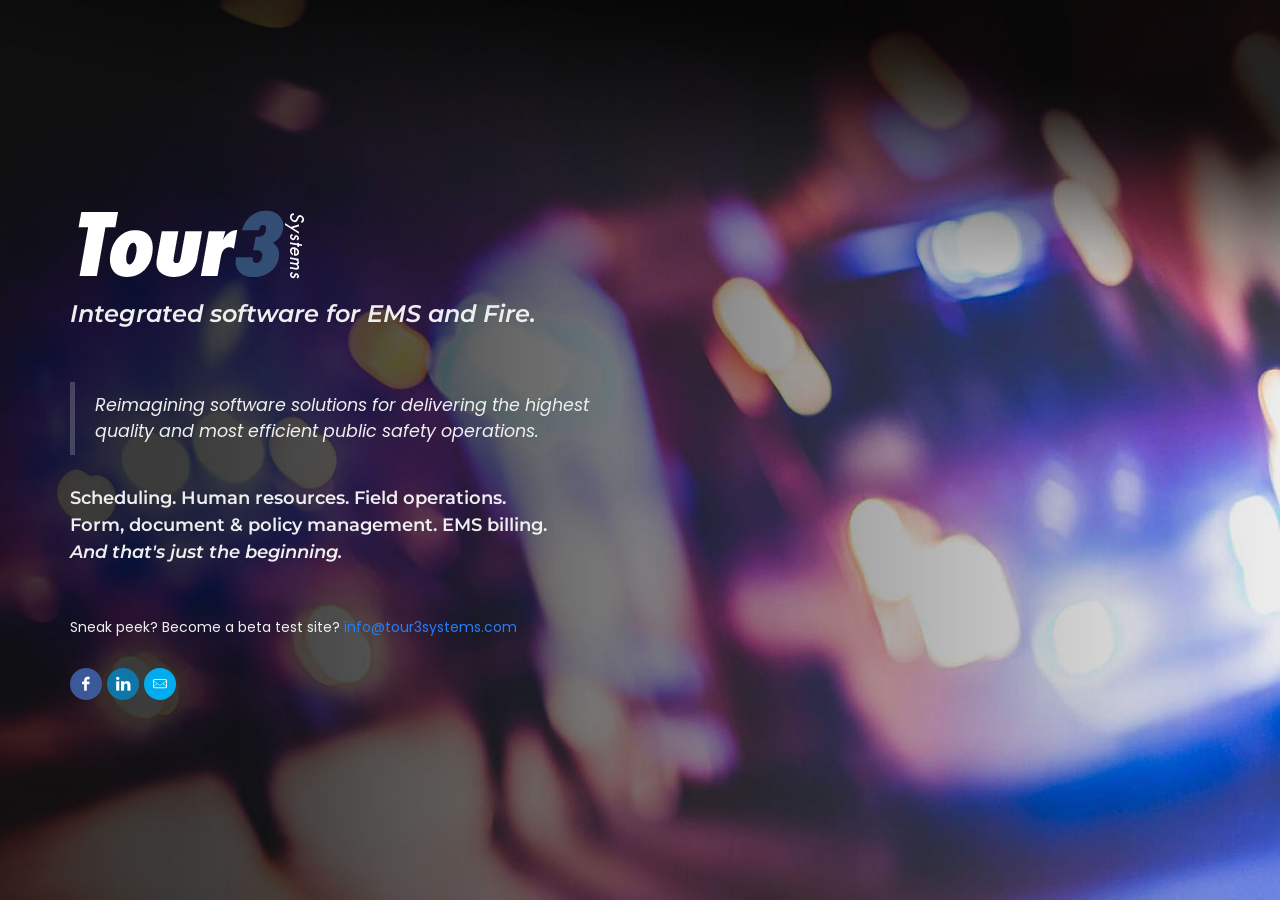
<file: index.html>
<!DOCTYPE html>
<html dir="ltr" lang="en-US">
<head>

	<meta http-equiv="content-type" content="text/html; charset=utf-8" />
	<meta name="author" content="Tour 3 Systems, Inc." />

	<!-- Stylesheets
	============================================= -->
	<link href="http://fonts.googleapis.com/css?family=Poppins:300,400,400italic,600,700|Montserrat:400,700|Merriweather" rel="stylesheet" type="text/css" />
	<link rel="stylesheet" href="css/bootstrap.css" type="text/css" />
	<link rel="stylesheet" href="style.css" type="text/css" />
	<link rel="stylesheet" href="css/dark.css" type="text/css" />

	<link rel="stylesheet" href="demos/app-landing/app-landing.css" type="text/css" />

	<link rel="stylesheet" href="css/font-icons.css" type="text/css" />
	<link rel="stylesheet" href="one-page/css/et-line.css" type="text/css" />
	<link rel="stylesheet" href="css/animate.css" type="text/css" />
	<link rel="stylesheet" href="css/magnific-popup.css" type="text/css" />

	<link rel="stylesheet" href="demos/app-landing/css/fonts.css" type="text/css" />

	<link rel="stylesheet" href="css/components/bs-switches.css" type="text/css" />

	<link rel="stylesheet" href="css/responsive.css" type="text/css" />
	<meta name="viewport" content="width=device-width, initial-scale=1" />

	<link rel="stylesheet" href="demos/app-landing/css/colors.css" type="text/css" />

	<!-- Document Title
	============================================= -->
	<title>Tour 3 Systems, Inc.</title>

</head>

<body class="stretched">

	<!-- Document Wrapper
	============================================= -->
	<div id="wrapper" class="clearfix">


		<section id="slider" class="full-screen slider-parallax">
			<div class="slider-parallax-inner" style="background: url('images/tour3-hero-gradient.jpg') center center no-repeat; background-size: cover;">
				<div class="vertical-middle" style="z-index: 2;">
					<div class="container dark clearfix">
						<div class="row clearfix">
							<div class="col-md-6 col-sm-8">
								<div class="emphasis-title">
									<img src="images/Tour3_v1_Coming_Soon.png">
									<h3><i>Integrated software for EMS and Fire.</i></h3>
								</div>
								<blockquote><i>Reimagining software solutions for delivering the highest quality and most efficient public safety operations.</i></blockquote>
								<h4>
									Scheduling. Human resources. Field operations.<br/>Form, document &amp; policy management. EMS billing.<br/>
									<i>And that's just the beginning.</i>
								</h4>
								<br>
								<p>Sneak peek? Become a beta test site? <a href="mailto:info@tour3systems.com?subject=Tour%203%20Beta%20Test">info@tour3systems.com</a></p>
								<a href="https://www.facebook.com/tour3systems" target=_blank class="social-icon si-small si-borderless si-colored si-rounded si-facebook">
									<i class="icon-facebook"></i>
									<i class="icon-facebook"></i>
								</a>

								<a href="https://www.linkedin.com/company/tour-3-systems/" target=_blank class="social-icon si-small si-borderless si-colored si-rounded si-linkedin">
									<i class="icon-linkedin"></i>
									<i class="icon-linkedin"></i>
								</a>

								<a href="mailto:info@tour3systems.com" class="social-icon si-small si-borderless si-colored si-rounded si-twitter">
									<i class="icon-mail"></i>
									<i class="icon-mail"></i>
								</a>
							</div>
						</div>
					</div>
				</div>
			</div>
		</section>

	</div>

	<!-- External JavaScripts
	============================================= -->
	<script type="text/javascript" src="js/jquery.js"></script>
	<script type="text/javascript" src="js/plugins.js"></script>

	<!-- Footer Scripts
	============================================= -->
	<script type="text/javascript" src="js/functions.js"></script>



</body>
</html>
</file>
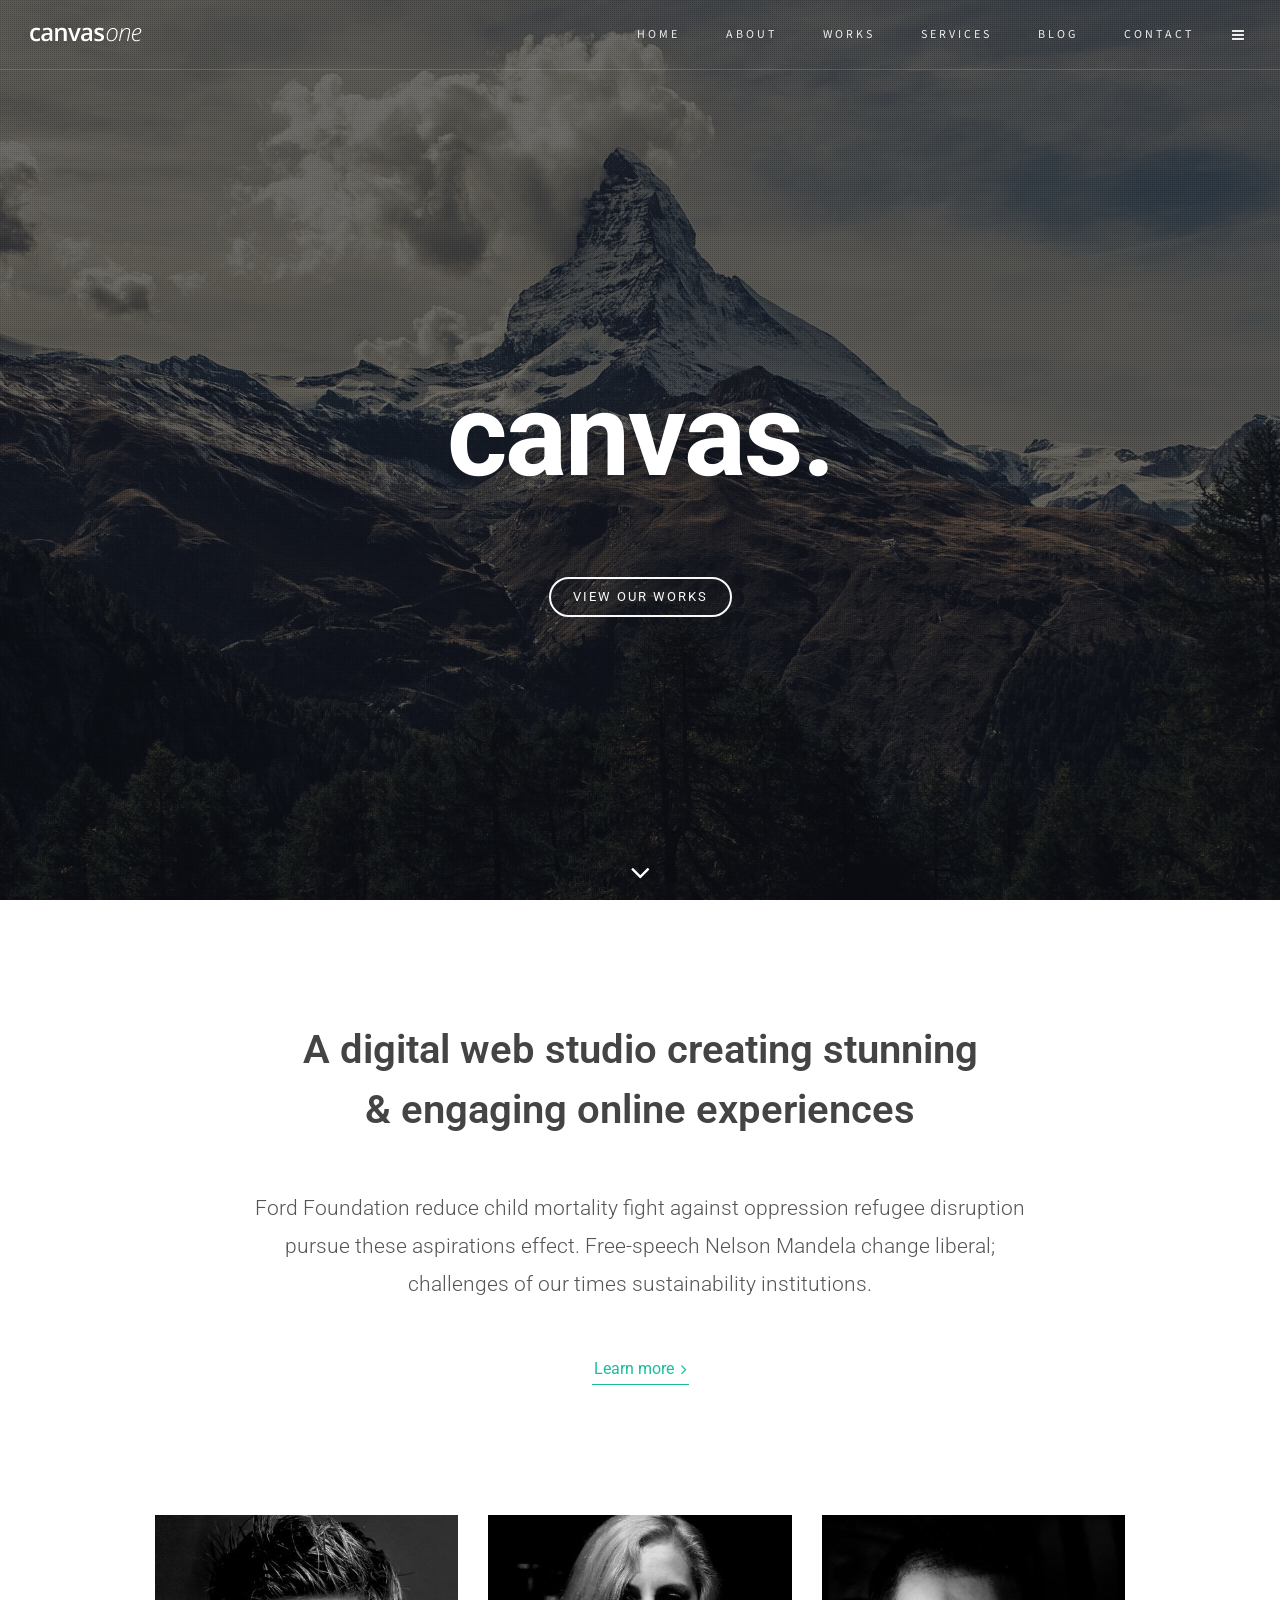
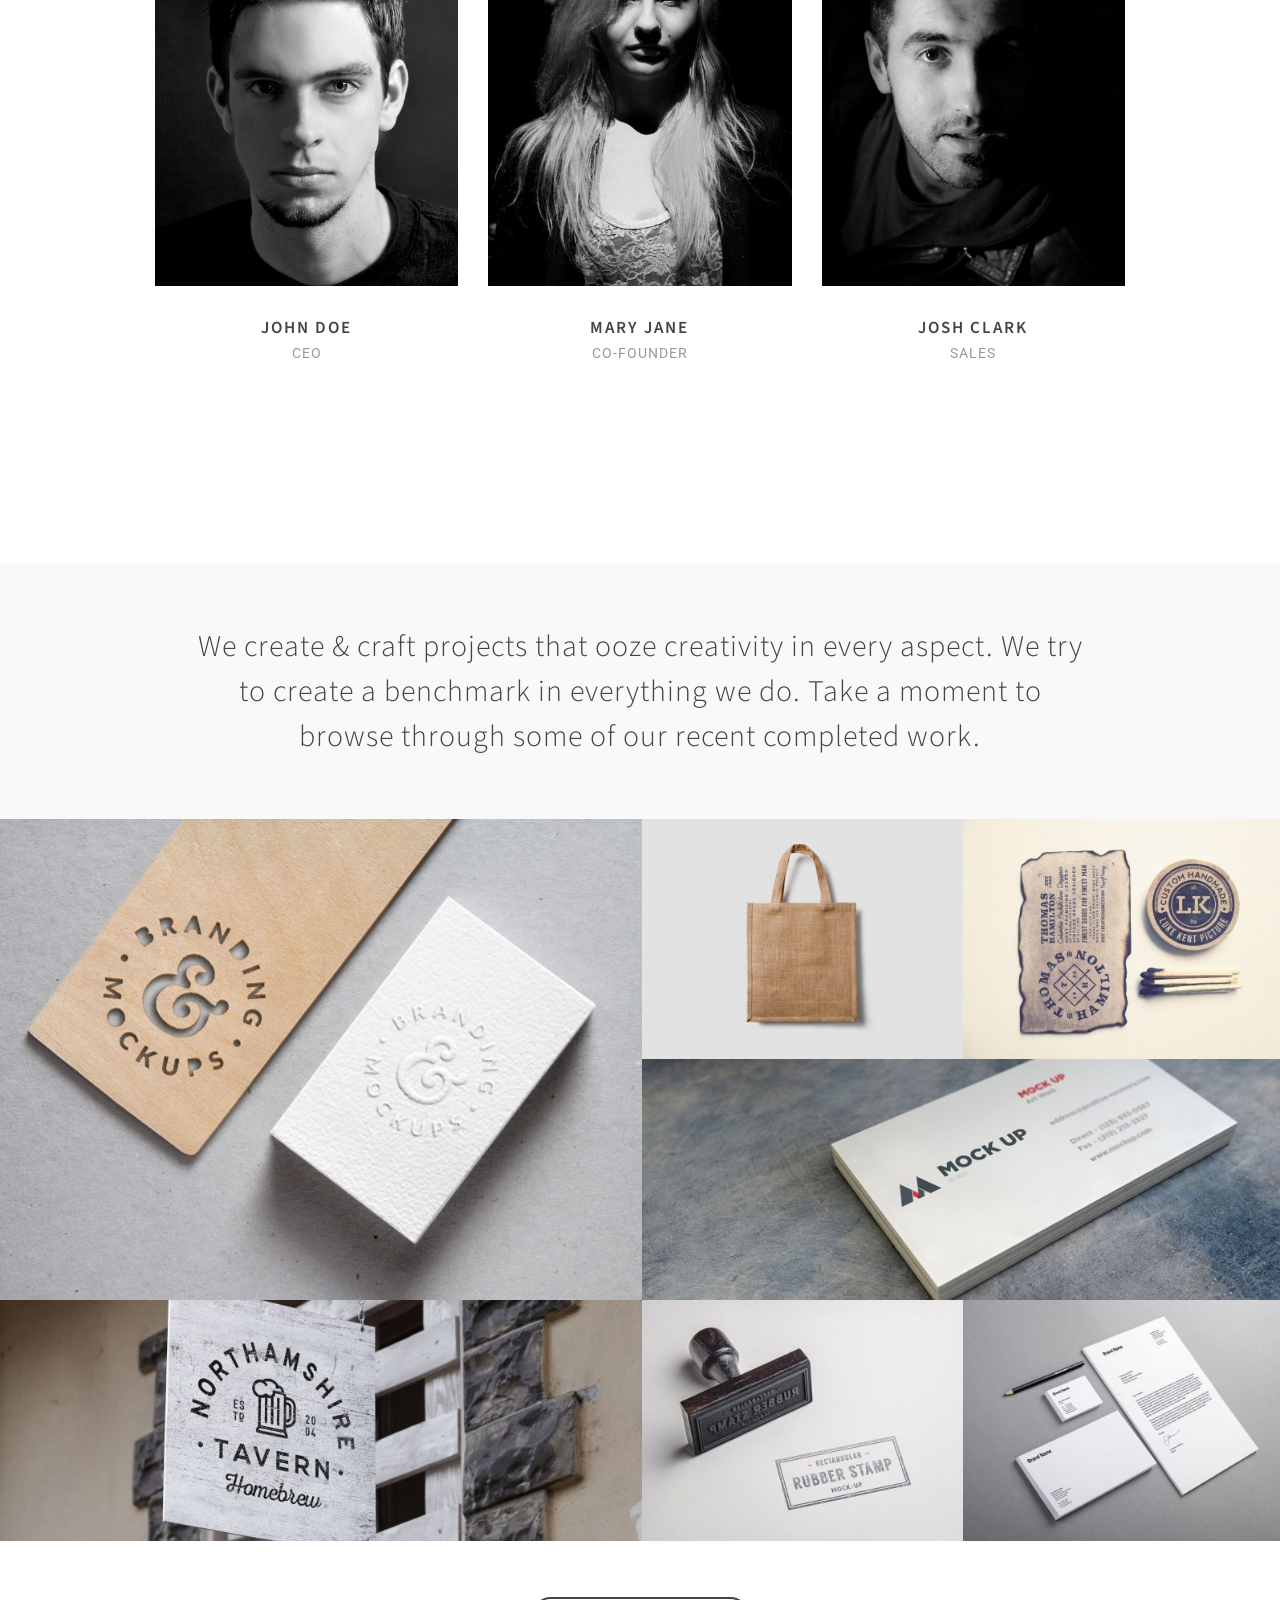
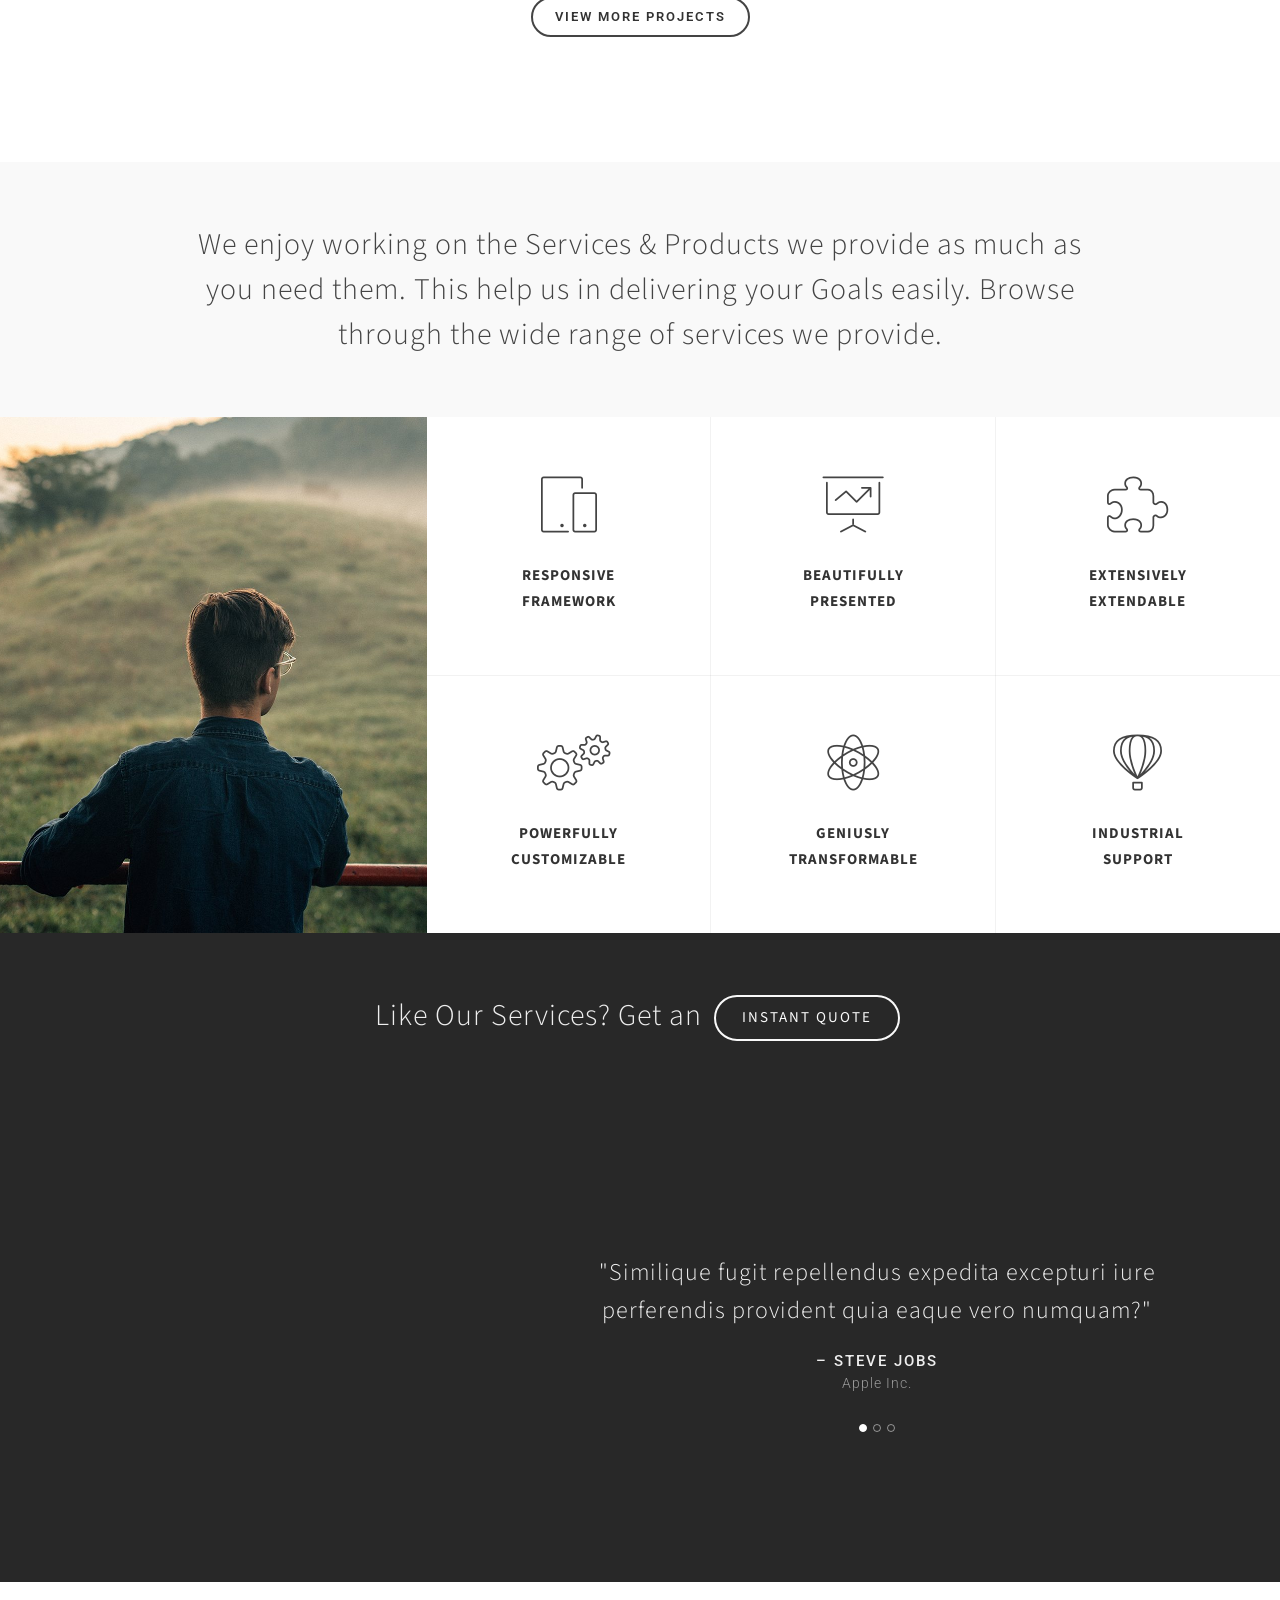
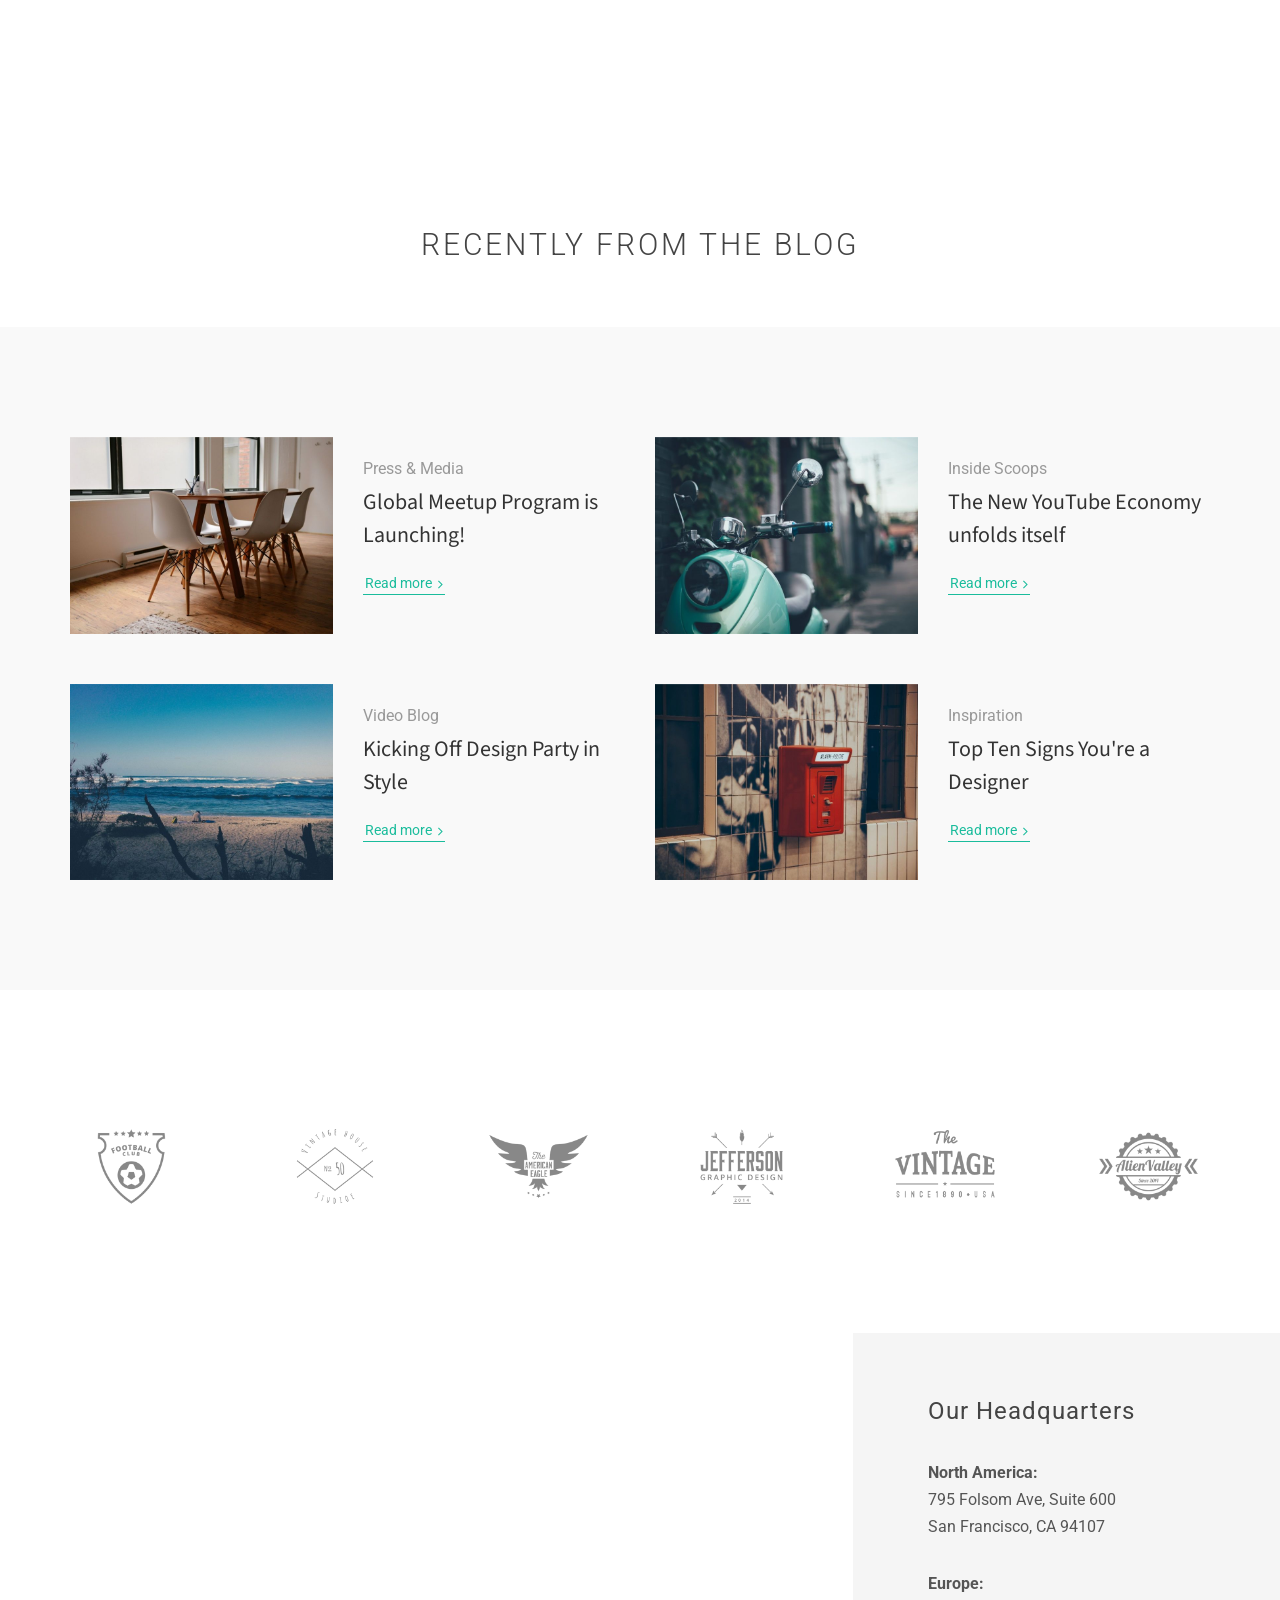
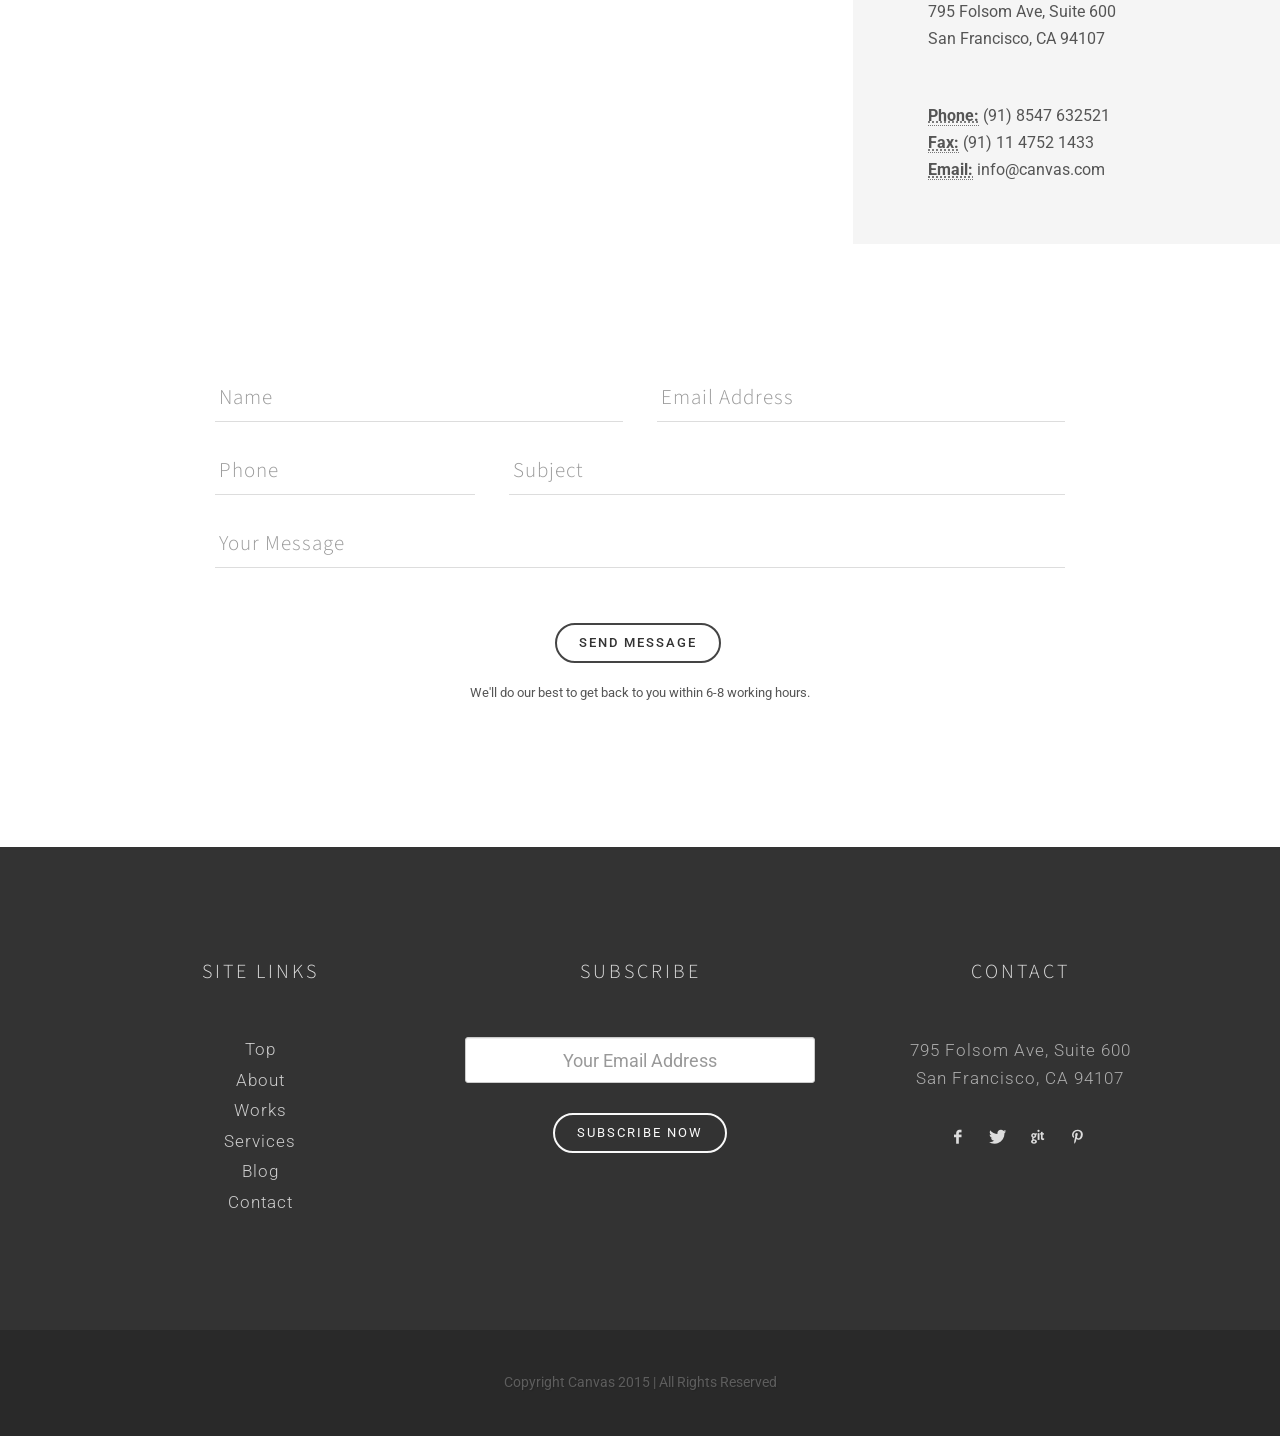
<file: one-page/index.html>
<!DOCTYPE html>
<html dir="ltr" lang="en-US">
<head>

	<meta http-equiv="content-type" content="text/html; charset=utf-8" />
	<meta name="author" content="SemiColonWeb" />

	<!-- Stylesheets
	============================================= -->
	<link href="http://fonts.googleapis.com/css?family=Source+Sans+Pro:300,400,600,700|Roboto:300,400,500,700" rel="stylesheet" type="text/css" />
	<link rel="stylesheet" href="../css/bootstrap.css" type="text/css" />
	<link rel="stylesheet" href="../style.css" type="text/css" />

	<!-- One Page Module Specific Stylesheet -->
	<link rel="stylesheet" href="onepage.css" type="text/css" />
	<!-- / -->

	<link rel="stylesheet" href="../css/dark.css" type="text/css" />
	<link rel="stylesheet" href="../css/font-icons.css" type="text/css" />
	<link rel="stylesheet" href="css/et-line.css" type="text/css" />
	<link rel="stylesheet" href="../css/animate.css" type="text/css" />
	<link rel="stylesheet" href="../css/magnific-popup.css" type="text/css" />

	<link rel="stylesheet" href="css/fonts.css" type="text/css" />

	<link rel="stylesheet" href="../css/responsive.css" type="text/css" />
	<meta name="viewport" content="width=device-width, initial-scale=1" />

	<!-- Document Title
	============================================= -->
	<title>One Page Module | Canvas</title>

</head>

<body class="stretched side-push-panel">

	<div class="body-overlay"></div>

	<div id="side-panel" class="dark">

		<div id="side-panel-trigger-close" class="side-panel-trigger"><a href="#"><i class="icon-line-cross"></i></a></div>

		<div class="side-panel-wrap">

			<div class="widget widget_links clearfix">

				<h4>About Canvas</h4>

				<div style="font-size: 14px; line-height: 1.7;">
					<address style="line-height: 1.7;">
						795 Folsom Ave, Suite 600<br>
						San Francisco, CA 94107<br>
					</address>

					<div class="clear topmargin-sm"></div>

					<abbr title="Phone Number">Phone:</abbr> (91) 8547 632521<br>
					<abbr title="Fax">Fax:</abbr> (91) 11 4752 1433<br>
					<abbr title="Email Address">Email:</abbr> info@canvas.com
				</div>

			</div>

			<div class="widget quick-contact-widget clearfix">

				<h4>Connect Socially</h4>

				<a href="#" class="social-icon si-small si-colored si-facebook" title="Facebook">
					<i class="icon-facebook"></i>
					<i class="icon-facebook"></i>
				</a>
				<a href="#" class="social-icon si-small si-colored si-twitter" title="Twitter">
					<i class="icon-twitter"></i>
					<i class="icon-twitter"></i>
				</a>
				<a href="#" class="social-icon si-small si-colored si-github" title="Github">
					<i class="icon-github"></i>
					<i class="icon-github"></i>
				</a>
				<a href="#" class="social-icon si-small si-colored si-pinterest" title="Pinterest">
					<i class="icon-pinterest"></i>
					<i class="icon-pinterest"></i>
				</a>
				<a href="#" class="social-icon si-small si-colored si-forrst" title="Forrst">
					<i class="icon-forrst"></i>
					<i class="icon-forrst"></i>
				</a>
				<a href="#" class="social-icon si-small si-colored si-linkedin" title="LinkedIn">
					<i class="icon-linkedin"></i>
					<i class="icon-linkedin"></i>
				</a>
				<a href="#" class="social-icon si-small si-colored si-gplus" title="Google Plus">
					<i class="icon-gplus"></i>
					<i class="icon-gplus"></i>
				</a>
				<a href="#" class="social-icon si-small si-colored si-instagram" title="Instagram">
					<i class="icon-instagram"></i>
					<i class="icon-instagram"></i>
				</a>
				<a href="#" class="social-icon si-small si-colored si-flickr" title="Flickr">
					<i class="icon-flickr"></i>
					<i class="icon-flickr"></i>
				</a>
				<a href="#" class="social-icon si-small si-colored si-skype" title="Skype">
					<i class="icon-skype"></i>
					<i class="icon-skype"></i>
				</a>

			</div>

		</div>

	</div>

	<!-- Document Wrapper
	============================================= -->
	<div id="wrapper" class="clearfix">

		<!-- Header
		============================================= -->
		<header id="header" class="full-header transparent-header border-full-header dark static-sticky" data-sticky-class="not-dark" data-sticky-offset="full" data-sticky-offset-negative="100">

			<div id="header-wrap">

				<div class="container clearfix">

					<div id="primary-menu-trigger"><i class="icon-reorder"></i></div>

					<!-- Logo
					============================================= -->
					<div id="logo">
						<a href="index.html" class="standard-logo" data-dark-logo="images/canvasone-dark.png"><img src="images/canvasone.png" alt="Canvas Logo"></a>
						<a href="index.html" class="retina-logo" data-dark-logo="images/canvasone-dark@2x.png"><img src="images/canvasone@2x.png" alt="Canvas Logo"></a>
					</div><!-- #logo end -->

					<!-- Primary Navigation
					============================================= -->
					<nav id="primary-menu">

						<ul class="one-page-menu" data-easing="easeInOutExpo" data-speed="1250" data-offset="65">
							<li><a href="#" data-href="#wrapper"><div>Home</div></a></li>
							<li><a href="#" data-href="#section-about"><div>About</div></a></li>
							<li><a href="#" data-href="#section-works"><div>Works</div></a></li>
							<li><a href="#" data-href="#section-services"><div>Services</div></a></li>
							<li><a href="#" data-href="#section-blog"><div>Blog</div></a></li>
							<li><a href="#" data-href="#section-contact"><div>Contact</div></a></li>
						</ul>

						<div id="side-panel-trigger" class="side-panel-trigger"><a href="#"><i class="icon-reorder"></i></a></div>

					</nav><!-- #primary-menu end -->

				</div>

			</div>

		</header><!-- #header end -->

		<!-- Slider
		============================================= -->
		<section id="slider" class="slider-parallax full-screen force-full-screen">

			<div class="slider-parallax-inner">

				<div class="full-screen force-full-screen dark section nopadding nomargin noborder ohidden" style="background-image: url('images/page/main.jpg'); background-size: cover; background-position: center center;">

					<div class="container center">
						<div class="vertical-middle">
							<div class="emphasis-title">
								<h1>
									<span class="text-rotater nocolor" data-separator="|" data-rotate="fadeIn" data-speed="6000">
										<span class="t-rotate t700 font-body opm-large-word">canvas.|different.|creative.|digital.|vision.</span>
									</span>
								</h1>
							</div>
							<a href="#" class="button button-border button-light button-circle" data-scrollto="#section-works" data-easing="easeInOutExpo" data-speed="1250" data-offset="70">View our Works</a>
						</div>
					</div>

					<div class="video-wrap">
						<div class="video-overlay" style="background-color: rgba(0,0,0,0.55);"></div>
					</div>

					<a href="#" data-scrollto="#section-about" data-easing="easeInOutExpo" data-speed="1250" data-offset="65" class="one-page-arrow dark"><i class="icon-angle-down infinite animated fadeInDown"></i></a>

				</div>

			</div>

		</section><!-- #slider end -->

		<!-- Content
		============================================= -->
		<section id="content">

			<div class="content-wrap nopadding">

				<div id="section-about" class="center page-section">

					<div class="container clearfix">

						<h2 class="divcenter bottommargin font-body" style="max-width: 700px; font-size: 40px;">A digital web studio creating stunning &amp; engaging online experiences</h2>

						<p class="lead divcenter bottommargin" style="max-width: 800px;">Ford Foundation reduce child mortality fight against oppression refugee disruption pursue these aspirations effect. Free-speech Nelson Mandela change liberal; challenges of our times sustainability institutions.</p>

						<p class="bottommargin" style="font-size: 16px;"><a href="#" data-scrollto="#section-services" data-easing="easeInOutExpo" data-speed="1250" data-offset="70" class="more-link">Learn more <i class="icon-angle-right"></i></a></p>

						<div class="clear"></div>

						<div class="row topmargin-lg divcenter" style="max-width: 1000px;">

							<div class="col-sm-4 bottommargin">

								<div class="team">
									<div class="team-image">
										<img src="images/team/1.jpg" alt="John Doe">
										<div class="team-overlay">
											<div class="team-social-icons">
												<a href="#" class="social-icon si-borderless si-small si-facebook" title="Facebook">
													<i class="icon-facebook"></i>
													<i class="icon-facebook"></i>
												</a>
												<a href="#" class="social-icon si-borderless si-small si-twitter" title="Twitter">
													<i class="icon-twitter"></i>
													<i class="icon-twitter"></i>
												</a>
												<a href="#" class="social-icon si-borderless si-small si-github" title="Github">
													<i class="icon-github"></i>
													<i class="icon-github"></i>
												</a>
											</div>
										</div>
									</div>
									<div class="team-desc team-desc-bg">
										<div class="team-title"><h4>John Doe</h4><span>CEO</span></div>
									</div>
								</div>

							</div>

							<div class="col-sm-4 bottommargin">

								<div class="team">
									<div class="team-image">
										<img src="images/team/2.jpg" alt="Josh Clark">
										<div class="team-overlay">
											<div class="team-social-icons">
												<a href="#" class="social-icon si-borderless si-small si-twitter" title="Twitter">
													<i class="icon-twitter"></i>
													<i class="icon-twitter"></i>
												</a>
												<a href="#" class="social-icon si-borderless si-small si-linkedin" title="LinkedIn">
													<i class="icon-linkedin"></i>
													<i class="icon-linkedin"></i>
												</a>
												<a href="#" class="social-icon si-borderless si-small si-flickr" title="Flickr">
													<i class="icon-flickr"></i>
													<i class="icon-flickr"></i>
												</a>
											</div>
										</div>
									</div>
									<div class="team-desc team-desc-bg">
										<div class="team-title"><h4>Mary Jane</h4><span>Co-Founder</span></div>
									</div>
								</div>

							</div>

							<div class="col-sm-4 bottommargin">

								<div class="team">
									<div class="team-image">
										<img src="images/team/3.jpg" alt="Mary Jane">
										<div class="team-overlay">
											<div class="team-social-icons">
												<a href="#" class="social-icon si-borderless si-small si-twitter" title="Twitter">
													<i class="icon-twitter"></i>
													<i class="icon-twitter"></i>
												</a>
												<a href="#" class="social-icon si-borderless si-small si-vimeo" title="Vimeo">
													<i class="icon-vimeo"></i>
													<i class="icon-vimeo"></i>
												</a>
												<a href="#" class="social-icon si-borderless si-small si-instagram" title="Instagram">
													<i class="icon-instagram"></i>
													<i class="icon-instagram"></i>
												</a>
											</div>
										</div>
									</div>
									<div class="team-desc team-desc-bg">
										<div class="team-title"><h4>Josh Clark</h4><span>Sales</span></div>
									</div>
								</div>

							</div>

						</div>

					</div>

				</div>

				<div id="section-works" class="page-section notoppadding">

					<div class="section nomargin">
						<div class="container clearfix">
							<div class="divcenter center" style="max-width: 900px;">
								<h2 class="nobottommargin t300 ls1">We create &amp; craft projects that ooze creativity in every aspect. We try to create a benchmark in everything we do. Take a moment to browse through some of our recent completed work.</h2>
							</div>
						</div>
					</div>

					<!-- Portfolio Items
					============================================= -->
					<div id="portfolio" class="portfolio grid-container portfolio-nomargin portfolio-full portfolio-masonry mixed-masonry clearfix">

						<article class="portfolio-item pf-media pf-icons wide">
							<div class="portfolio-image">
								<a href="#">
									<img src="images/portfolio/mixed/1.jpg" alt="Open Imagination">
								</a>
								<div class="portfolio-overlay">
									<div class="portfolio-desc">
										<h3><a href="#">Open Imagination</a></h3>
										<span><a href="#">Media</a>, <a href="#">Icons</a></span>
									</div>
								</div>
							</div>
						</article>

						<article class="portfolio-item pf-illustrations">
							<div class="portfolio-image">
								<a href="#">
									<img src="images/portfolio/mixed/2.jpg" alt="Locked Steel Gate">
								</a>
								<div class="portfolio-overlay">
									<div class="portfolio-desc">
										<h3><a href="#">Locked Steel Gate</a></h3>
										<span><a href="#">Illustrations</a></span>
									</div>
								</div>
							</div>
						</article>

						<article class="portfolio-item pf-graphics pf-uielements">
							<div class="portfolio-image">
								<a href="#">
									<img src="images/portfolio/mixed/3.jpg" alt="Mac Sunglasses">
								</a>
								<div class="portfolio-overlay">
									<div class="portfolio-desc">
										<h3><a href="#">Mac Sunglasses</a></h3>
										<span><a href="#">Graphics</a>, <a href="#">UI Elements</a></span>
									</div>
								</div>
							</div>
						</article>

						<article class="portfolio-item pf-media pf-icons wide">
							<div class="portfolio-image">
								<a href="#">
									<img src="images/portfolio/mixed/4.jpg" alt="Open Imagination">
								</a>
								<div class="portfolio-overlay">
									<div class="portfolio-desc">
										<h3><a href="#">Open Imagination</a></h3>
										<span><a href="#">Media</a>, <a href="#">Icons</a></span>
									</div>
								</div>
							</div>
						</article>

						<article class="portfolio-item pf-uielements pf-media wide">
							<div class="portfolio-image">
								<a href="#">
									<img src="images/portfolio/mixed/5.jpg" alt="Console Activity">
								</a>
								<div class="portfolio-overlay">
									<div class="portfolio-desc">
										<h3><a href="#">Console Activity</a></h3>
										<span><a href="#">UI Elements</a>, <a href="#">Media</a></span>
									</div>
								</div>
							</div>
						</article>

						<article class="portfolio-item pf-media pf-icons">
							<div class="portfolio-image">
								<a href="#">
									<img src="images/portfolio/mixed/6.jpg" alt="Open Imagination">
								</a>
								<div class="portfolio-overlay">
									<div class="portfolio-desc">
										<h3><a href="#">Open Imagination</a></h3>
										<span><a href="#">Media</a>, <a href="#">Icons</a></span>
									</div>
								</div>
							</div>
						</article>

						<article class="portfolio-item pf-uielements pf-icons">
							<div class="portfolio-image">
								<a href="#">
									<img src="images/portfolio/mixed/7.jpg" alt="Backpack Contents">
								</a>
								<div class="portfolio-overlay">
									<div class="portfolio-desc">
										<h3><a href="#">Backpack Contents</a></h3>
										<span><a href="#">UI Elements</a>, <a href="#">Icons</a></span>
									</div>
								</div>
							</div>
						</article>

					</div><!-- #portfolio end -->

					<div class="topmargin center"><a href="#" class="button button-border button-circle t600">View More Projects</a></div>

				</div>

				<div id="section-services" class="page-section notoppadding">

					<div class="section nomargin">
						<div class="container clearfix">
							<div class="divcenter center" style="max-width: 900px;">
								<h2 class="nobottommargin t300 ls1">We enjoy working on the Services &amp; Products we provide as much as you need them. This help us in delivering your Goals easily. Browse through the wide range of services we provide.</h2>
							</div>
						</div>
					</div>

					<div class="common-height clearfix">

						<div class="col-md-4 hidden-xs" style="background: url('../images/services/main-bg.jpg') center center no-repeat; background-size: cover;"></div>
						<div class="col-md-8">
							<div class="max-height">
								<div class="row common-height grid-border clearfix">
									<div class="col-md-4 col-sm-6 col-padding">
										<div class="feature-box fbox-center fbox-dark fbox-plain fbox-small nobottomborder">
											<div class="fbox-icon">
												<a href="#"><i class="icon-et-mobile"></i></a>
											</div>
											<h3>Responsive Framework</h3>
										</div>
									</div>
									<div class="col-md-4 col-sm-6 col-padding">
										<div class="feature-box fbox-center fbox-dark fbox-plain fbox-small nobottomborder">
											<div class="fbox-icon">
												<a href="#"><i class="icon-et-presentation"></i></a>
											</div>
											<h3>Beautifully Presented</h3>
										</div>
									</div>
									<div class="col-md-4 col-sm-6 col-padding">
										<div class="feature-box fbox-center fbox-dark fbox-plain fbox-small nobottomborder">
											<div class="fbox-icon">
												<a href="#"><i class="icon-et-puzzle"></i></a>
											</div>
											<h3>Extensively Extendable</h3>
										</div>
									</div>
									<div class="col-md-4 col-sm-6 col-padding">
										<div class="feature-box fbox-center fbox-dark fbox-plain fbox-small nobottomborder">
											<div class="fbox-icon">
												<a href="#"><i class="icon-et-gears"></i></a>
											</div>
											<h3>Powerfully Customizable</h3>
										</div>
									</div>
									<div class="col-md-4 col-sm-6 col-padding">
										<div class="feature-box fbox-center fbox-dark fbox-plain fbox-small nobottomborder">
											<div class="fbox-icon">
												<a href="#"><i class="icon-et-genius"></i></a>
											</div>
											<h3>Geniusly Transformable</h3>
										</div>
									</div>
									<div class="col-md-4 col-sm-6 col-padding">
										<div class="feature-box fbox-center fbox-dark fbox-plain fbox-small nobottomborder">
											<div class="fbox-icon">
												<a href="#"><i class="icon-et-hotairballoon"></i></a>
											</div>
											<h3>Industrial Support</h3>
										</div>
									</div>
								</div>
							</div>
						</div>

					</div>

					<div class="section dark nomargin">
						<div class="divcenter center" style="max-width: 900px;">
							<h2 class="nobottommargin t300 ls1">Like Our Services? Get an <a href="#" data-scrollto="#template-contactform" data-offset="140" data-easing="easeInOutExpo" data-speed="1250" class="button button-border button-circle button-light button-large notopmargin nobottommargin" style="position: relative; top: -3px;">Instant Quote</a></h2>
						</div>
					</div>

					<div class="section parallax nomargin dark" style="background-image: url('images/page/testimonials.jpg'); padding: 150px 0;" data-stellar-background-ratio="0.3">

						<div class="container clearfix">

							<div class="col_two_fifth nobottommargin">&nbsp;</div>

							<div class="col_three_fifth nobottommargin col_last">

								<div class="fslider testimonial testimonial-full nobgcolor noborder noshadow nopadding" data-arrows="false">
									<div class="flexslider">
										<div class="slider-wrap">
											<div class="slide">
												<div class="testi-content">
													<p>Similique fugit repellendus expedita excepturi iure perferendis provident quia eaque vero numquam?</p>
													<div class="testi-meta">
														Steve Jobs
														<span>Apple Inc.</span>
													</div>
												</div>
											</div>
											<div class="slide">
												<div class="testi-content">
													<p>Natus voluptatum enim quod necessitatibus quis expedita harum provident eos obcaecati id culpa corporis molestias.</p>
													<div class="testi-meta">
														Collis Ta'eed
														<span>Envato Inc.</span>
													</div>
												</div>
											</div>
											<div class="slide">
												<div class="testi-content">
													<p>Incidunt deleniti blanditiis quas aperiam recusandae consequatur ullam quibusdam cum libero illo rerum!</p>
													<div class="testi-meta">
														John Doe
														<span>XYZ Inc.</span>
													</div>
												</div>
											</div>
										</div>
									</div>
								</div>

							</div>

						</div>

					</div>

				</div>

				<div id="section-blog" class="page-section">

					<h2 class="center uppercase t300 ls3 font-body">Recently From the Blog</h2>

					<div class="section nobottommargin">
						<div class="container clearfix">

							<div class="row topmargin clearfix">

								<div class="ipost col-sm-6 bottommargin clearfix">
									<div class="row">
										<div class="col-md-6">
											<div class="entry-image nobottommargin">
												<a href="#"><img src="images/blog/1.jpg" alt="Paris"></a>
											</div>
										</div>
										<div class="col-md-6" style="margin-top: 20px;">
											<span class="before-heading" style="font-style: normal;">Press &amp; Media</span>
											<div class="entry-title">
												<h3 class="t400" style="font-size: 22px;"><a href="#">Global Meetup Program is Launching!</a></h3>
											</div>
											<div class="entry-content">
												<a href="#" class="more-link">Read more <i class="icon-angle-right"></i></a>
											</div>
										</div>
									</div>
								</div>

								<div class="ipost col-sm-6 bottommargin clearfix">
									<div class="row">
										<div class="col-md-6">
											<div class="entry-image nobottommargin">
												<a href="#"><img src="images/blog/2.jpg" alt="Paris"></a>
											</div>
										</div>
										<div class="col-md-6" style="margin-top: 20px;">
											<span class="before-heading" style="font-style: normal;">Inside Scoops</span>
											<div class="entry-title">
												<h3 class="t400" style="font-size: 22px;"><a href="#">The New YouTube Economy unfolds itself</a></h3>
											</div>
											<div class="entry-content">
												<a href="#" class="more-link">Read more <i class="icon-angle-right"></i></a>
											</div>
										</div>
									</div>
								</div>

								<div class="ipost col-sm-6 bottommargin clearfix">
									<div class="row">
										<div class="col-md-6">
											<div class="entry-image nobottommargin">
												<a href="#"><img src="images/blog/3.jpg" alt="Paris"></a>
											</div>
										</div>
										<div class="col-md-6" style="margin-top: 20px;">
											<span class="before-heading" style="font-style: normal;">Video Blog</span>
											<div class="entry-title">
												<h3 class="t400" style="font-size: 22px;"><a href="#">Kicking Off Design Party in Style</a></h3>
											</div>
											<div class="entry-content">
												<a href="#" class="more-link">Read more <i class="icon-angle-right"></i></a>
											</div>
										</div>
									</div>
								</div>

								<div class="ipost col-sm-6 bottommargin clearfix">
									<div class="row">
										<div class="col-md-6">
											<div class="entry-image nobottommargin">
												<a href="#"><img src="images/blog/4.jpg" alt="Paris"></a>
											</div>
										</div>
										<div class="col-md-6" style="margin-top: 20px;">
											<span class="before-heading" style="font-style: normal;">Inspiration</span>
											<div class="entry-title">
												<h3 class="t400" style="font-size: 22px;"><a href="#">Top Ten Signs You're a Designer</a></h3>
											</div>
											<div class="entry-content">
												<a href="#" class="more-link">Read more <i class="icon-angle-right"></i></a>
											</div>
										</div>
									</div>
								</div>

							</div>

						</div>
					</div>

					<div class="container topmargin-lg clearfix">

						<div id="oc-clients" class="owl-carousel topmargin image-carousel carousel-widget" data-margin="80" data-loop="true" data-nav="false" data-autoplay="5000" data-pagi="false"data-items-xxs="2" data-items-xs="3" data-items-sm="4" data-items-md="5" data-items-lg="6">

							<div class="oc-item"><a href="#"><img src="../images/clients/1.png" alt="Clients"></a></div>
							<div class="oc-item"><a href="#"><img src="../images/clients/2.png" alt="Clients"></a></div>
							<div class="oc-item"><a href="#"><img src="../images/clients/3.png" alt="Clients"></a></div>
							<div class="oc-item"><a href="#"><img src="../images/clients/4.png" alt="Clients"></a></div>
							<div class="oc-item"><a href="#"><img src="../images/clients/5.png" alt="Clients"></a></div>
							<div class="oc-item"><a href="#"><img src="../images/clients/6.png" alt="Clients"></a></div>
							<div class="oc-item"><a href="#"><img src="../images/clients/7.png" alt="Clients"></a></div>
							<div class="oc-item"><a href="#"><img src="../images/clients/8.png" alt="Clients"></a></div>
							<div class="oc-item"><a href="#"><img src="../images/clients/9.png" alt="Clients"></a></div>
							<div class="oc-item"><a href="#"><img src="../images/clients/10.png" alt="Clients"></a></div>

						</div>

					</div>

				</div>

				<div id="section-contact" class="page-section notoppadding">

					<div class="row noleftmargin norightmargin bottommargin-lg common-height">
						<div id="headquarters-map" class="col-md-8 col-sm-6 gmap hidden-xs"></div>
						<div class="col-md-4 col-sm-6" style="background-color: #F5F5F5;">
							<div class="col-padding max-height">
								<h3 class="font-body t400 ls1">Our Headquarters</h3>

								<div style="font-size: 16px; line-height: 1.7;">
									<address style="line-height: 1.7;">
										<strong>North America:</strong><br>
										795 Folsom Ave, Suite 600<br>
										San Francisco, CA 94107<br>
									</address>

									<div class="clear topmargin-sm"></div>

									<address style="line-height: 1.7;">
										<strong>Europe:</strong><br>
										795 Folsom Ave, Suite 600<br>
										San Francisco, CA 94107<br>
									</address>

									<div class="clear topmargin"></div>

									<abbr title="Phone Number"><strong>Phone:</strong></abbr> (91) 8547 632521<br>
									<abbr title="Fax"><strong>Fax:</strong></abbr> (91) 11 4752 1433<br>
									<abbr title="Email Address"><strong>Email:</strong></abbr> info@canvas.com
								</div>
							</div>
						</div>
					</div>



					<div class="container clearfix">

						<div class="divcenter topmargin" style="max-width: 850px;">

							<div class="contact-widget">

								<div class="contact-form-result"></div>

								<form class="nobottommargin" id="template-contactform" name="template-contactform" action="include/sendemail.php" method="post">

									<div class="form-process"></div>

									<div class="col_half">
										<input type="text" id="template-contactform-name" name="template-contactform-name" value="" class="sm-form-control border-form-control required" placeholder="Name" />
									</div>
									<div class="col_half col_last">
										<input type="email" id="template-contactform-email" name="template-contactform-email" value="" class="required email sm-form-control border-form-control" placeholder="Email Address" />
									</div>

									<div class="clear"></div>

									<div class="col_one_third">
										<input type="text" id="template-contactform-phone" name="template-contactform-phone" value="" class="sm-form-control border-form-control" placeholder="Phone" />
									</div>

									<div class="col_two_third col_last">
										<input type="text" id="template-contactform-subject" name="template-contactform-subject" value="" class="required sm-form-control border-form-control" placeholder="Subject" />
									</div>

									<div class="clear"></div>

									<div class="col_full">
										<textarea class="required sm-form-control border-form-control" id="template-contactform-message" name="template-contactform-message" rows="7" cols="30" placeholder="Your Message"></textarea>
									</div>

									<div class="col_full center">
										<button class="button button-border button-circle t500 noleftmargin topmargin-sm" type="submit" id="template-contactform-submit" name="template-contactform-submit" value="submit">Send Message</button>
										<br>
										<small style="display: block; font-size: 13px; margin-top: 15px;">We'll do our best to get back to you within 6-8 working hours.</small>
									</div>

									<div class="clear"></div>

									<div class="col_full hidden">
										<input type="text" id="template-contactform-botcheck" name="template-contactform-botcheck" value="" class="sm-form-control" />
									</div>

								</form>

							</div>

						</div>

					</div>

				</div>

			</div>

		</section><!-- #content end -->

		<!-- Footer
		============================================= -->
		<footer id="footer" class="dark noborder">

			<div class="container center">
				<div class="footer-widgets-wrap">

					<div class="row divcenter clearfix">

						<div class="col-md-4">

							<div class="widget clearfix">
								<h4>Site Links</h4>

								<ul class="list-unstyled footer-site-links nobottommargin">
									<li><a href="#" data-scrollto="#wrapper" data-easing="easeInOutExpo" data-speed="1250" data-offset="70">Top</a></li>
									<li><a href="#" data-scrollto="#section-about" data-easing="easeInOutExpo" data-speed="1250" data-offset="70">About</a></li>
									<li><a href="#" data-scrollto="#section-works" data-easing="easeInOutExpo" data-speed="1250" data-offset="70">Works</a></li>
									<li><a href="#" data-scrollto="#section-services" data-easing="easeInOutExpo" data-speed="1250" data-offset="70">Services</a></li>
									<li><a href="#" data-scrollto="#section-blog" data-easing="easeInOutExpo" data-speed="1250" data-offset="70">Blog</a></li>
									<li><a href="#" data-scrollto="#section-contact" data-easing="easeInOutExpo" data-speed="1250" data-offset="70">Contact</a></li>
								</ul>
							</div>

						</div>

						<div class="col-md-4">

							<div class="widget subscribe-widget clearfix" data-loader="button">
								<h4>Subscribe</h4>

								<div class="widget-subscribe-form-result"></div>
								<form id="widget-subscribe-form" action="../include/subscribe.php" role="form" method="post" class="nobottommargin">
									<input type="email" id="widget-subscribe-form-email" name="widget-subscribe-form-email" class="form-control input-lg not-dark required email" placeholder="Your Email Address">
									<button class="button button-border button-circle button-light topmargin-sm" type="submit">Subscribe Now</button>
								</form>
							</div>

						</div>

						<div class="col-md-4">

							<div class="widget clearfix">
								<h4>Contact</h4>

								<p class="lead">795 Folsom Ave, Suite 600<br>San Francisco, CA 94107</p>

								<div class="center topmargin-sm">
									<a href="#" class="social-icon inline-block noborder si-small si-facebook" title="Facebook">
										<i class="icon-facebook"></i>
										<i class="icon-facebook"></i>
									</a>
									<a href="#" class="social-icon inline-block noborder si-small si-twitter" title="Twitter">
										<i class="icon-twitter"></i>
										<i class="icon-twitter"></i>
									</a>
									<a href="#" class="social-icon inline-block noborder si-small si-github" title="Github">
										<i class="icon-github"></i>
										<i class="icon-github"></i>
									</a>
									<a href="#" class="social-icon inline-block noborder si-small si-pinterest" title="Pinterest">
										<i class="icon-pinterest"></i>
										<i class="icon-pinterest"></i>
									</a>
								</div>
							</div>

						</div>

					</div>

				</div>
			</div>

			<div id="copyrights">
				<div class="container center clearfix">
					Copyright Canvas 2015 | All Rights Reserved
				</div>
			</div>

		</footer><!-- #footer end -->

	</div><!-- #wrapper end -->

	<!-- Go To Top
	============================================= -->
	<div id="gotoTop" class="icon-angle-up"></div>

	<!-- External JavaScripts
	============================================= -->
	<script type="text/javascript" src="../js/jquery.js"></script>
	<script type="text/javascript" src="../js/plugins.js"></script>

	<!-- Google Map JavaScripts
	============================================= -->
	<script type="text/javascript" src="https://maps.google.com/maps/api/js?key=YOUR_API_KEY"></script>
	<script type="text/javascript" src="../js/jquery.gmap.js"></script>

	<!-- Footer Scripts
	============================================= -->
	<script type="text/javascript" src="../js/functions.js"></script>

	<script type="text/javascript">

		jQuery(window).load(function(){

			// Google Map
			jQuery('#headquarters-map').gMap({
				address: 'Melbourne, Australia',
				maptype: 'ROADMAP',
				zoom: 14,
				markers: [
					{
						address: "Melbourne, Australia",
						html: "Melbourne, Australia",
						icon: {
							image: "images/icons/map-icon-red.png",
							iconsize: [32, 32],
							iconanchor: [14,44]
						}
					}
				],
				doubleclickzoom: false,
				controls: {
					panControl: false,
					zoomControl: false,
					mapTypeControl: false,
					scaleControl: false,
					streetViewControl: false,
					overviewMapControl: false
				},
				styles: [{"featureType":"all","elementType":"labels.text.fill","stylers":[{"saturation":36},{"color":"#000000"},{"lightness":40}]},{"featureType":"all","elementType":"labels.text.stroke","stylers":[{"visibility":"on"},{"color":"#000000"},{"lightness":16}]},{"featureType":"all","elementType":"labels.icon","stylers":[{"visibility":"off"}]},{"featureType":"administrative","elementType":"geometry.fill","stylers":[{"color":"#000000"},{"lightness":20}]},{"featureType":"administrative","elementType":"geometry.stroke","stylers":[{"color":"#000000"},{"lightness":17},{"weight":1.2}]},{"featureType":"administrative","elementType":"labels","stylers":[{"visibility":"off"}]},{"featureType":"administrative.country","elementType":"all","stylers":[{"visibility":"simplified"}]},{"featureType":"administrative.country","elementType":"geometry","stylers":[{"visibility":"simplified"}]},{"featureType":"administrative.country","elementType":"labels.text","stylers":[{"visibility":"simplified"}]},{"featureType":"administrative.province","elementType":"all","stylers":[{"visibility":"off"}]},{"featureType":"administrative.locality","elementType":"all","stylers":[{"visibility":"simplified"},{"saturation":"-100"},{"lightness":"30"}]},{"featureType":"administrative.neighborhood","elementType":"all","stylers":[{"visibility":"off"}]},{"featureType":"administrative.land_parcel","elementType":"all","stylers":[{"visibility":"off"}]},{"featureType":"landscape","elementType":"all","stylers":[{"visibility":"simplified"},{"gamma":"0.00"},{"lightness":"74"}]},{"featureType":"landscape","elementType":"geometry","stylers":[{"color":"#000000"},{"lightness":20}]},{"featureType":"landscape.man_made","elementType":"all","stylers":[{"lightness":"3"}]},{"featureType":"poi","elementType":"all","stylers":[{"visibility":"off"}]},{"featureType":"poi","elementType":"geometry","stylers":[{"color":"#000000"},{"lightness":21}]},{"featureType":"road","elementType":"geometry","stylers":[{"visibility":"simplified"}]},{"featureType":"road.highway","elementType":"geometry.fill","stylers":[{"color":"#000000"},{"lightness":17}]},{"featureType":"road.highway","elementType":"geometry.stroke","stylers":[{"color":"#000000"},{"lightness":29},{"weight":0.2}]},{"featureType":"road.arterial","elementType":"geometry","stylers":[{"color":"#000000"},{"lightness":18}]},{"featureType":"road.local","elementType":"geometry","stylers":[{"color":"#000000"},{"lightness":16}]},{"featureType":"transit","elementType":"geometry","stylers":[{"color":"#000000"},{"lightness":19}]},{"featureType":"water","elementType":"geometry","stylers":[{"color":"#000000"},{"lightness":17}]}]
			});

		});

	</script>

</body>
</html>
</file>
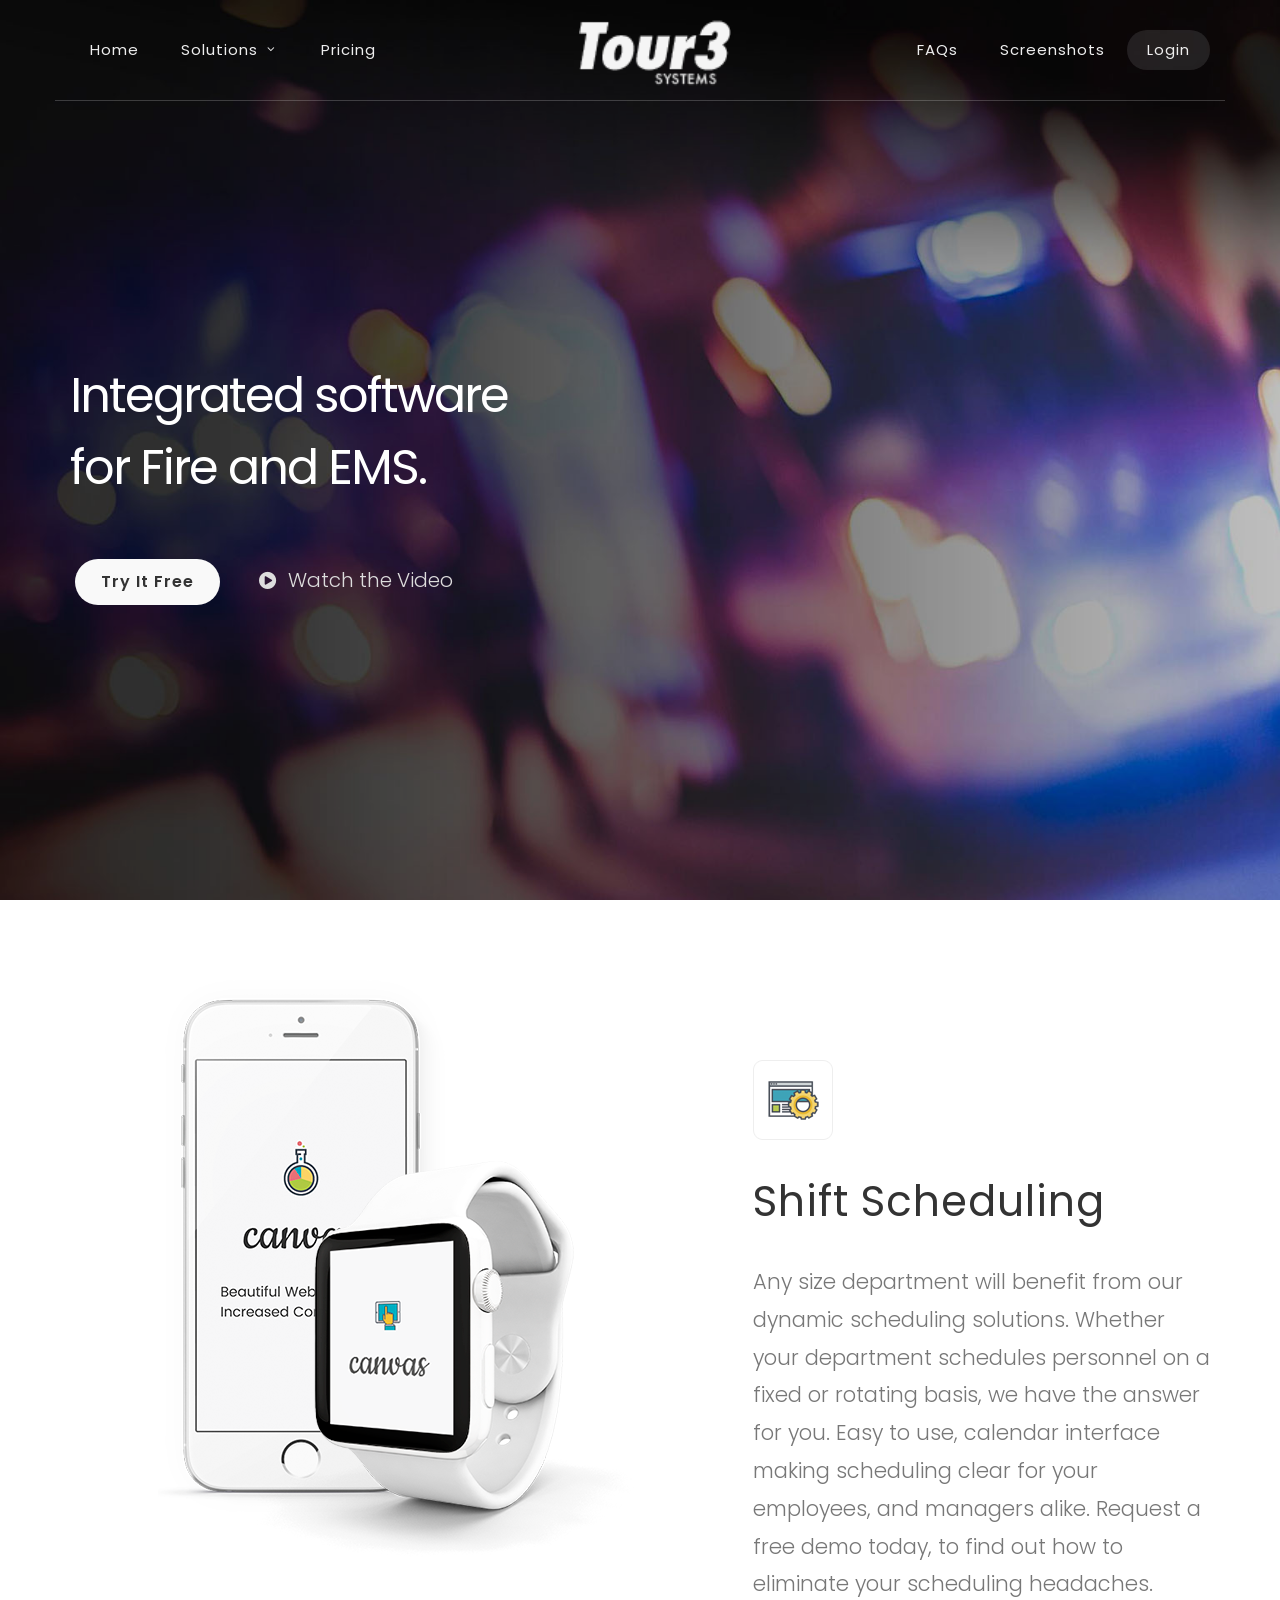
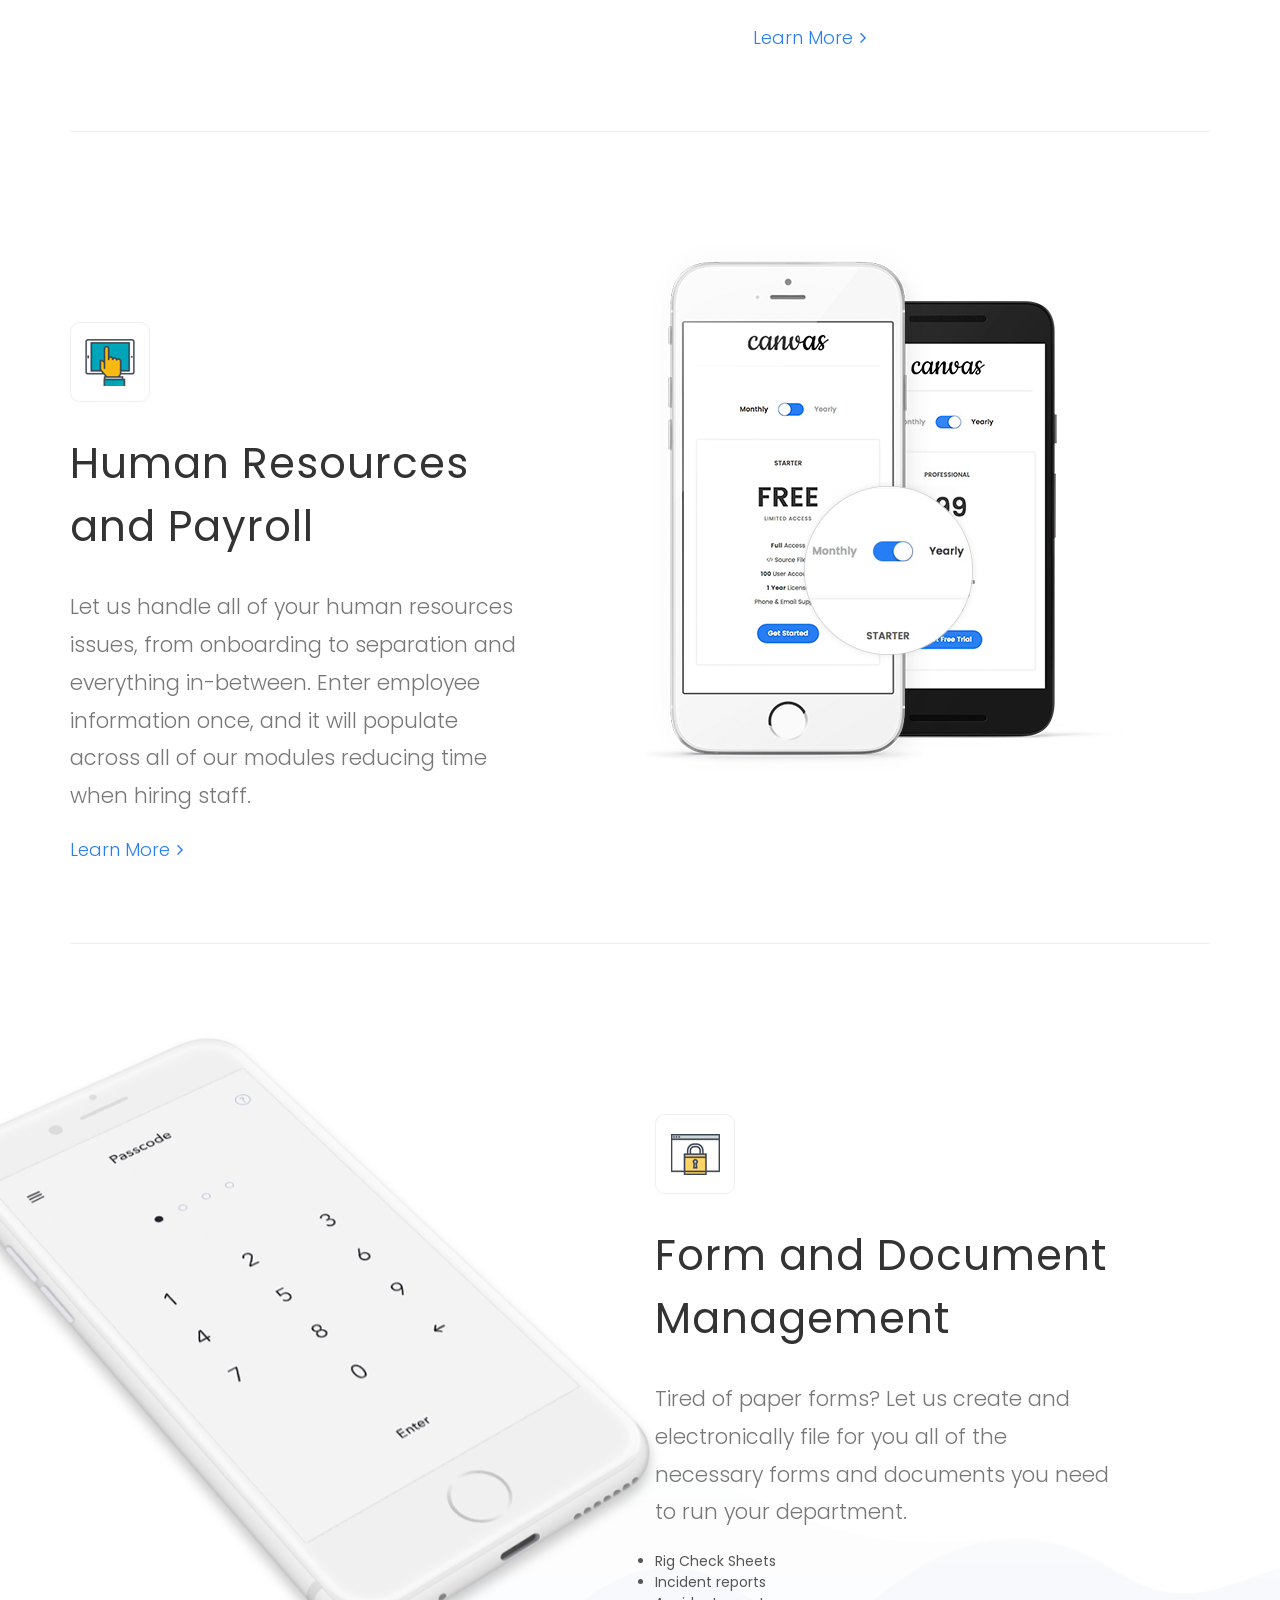
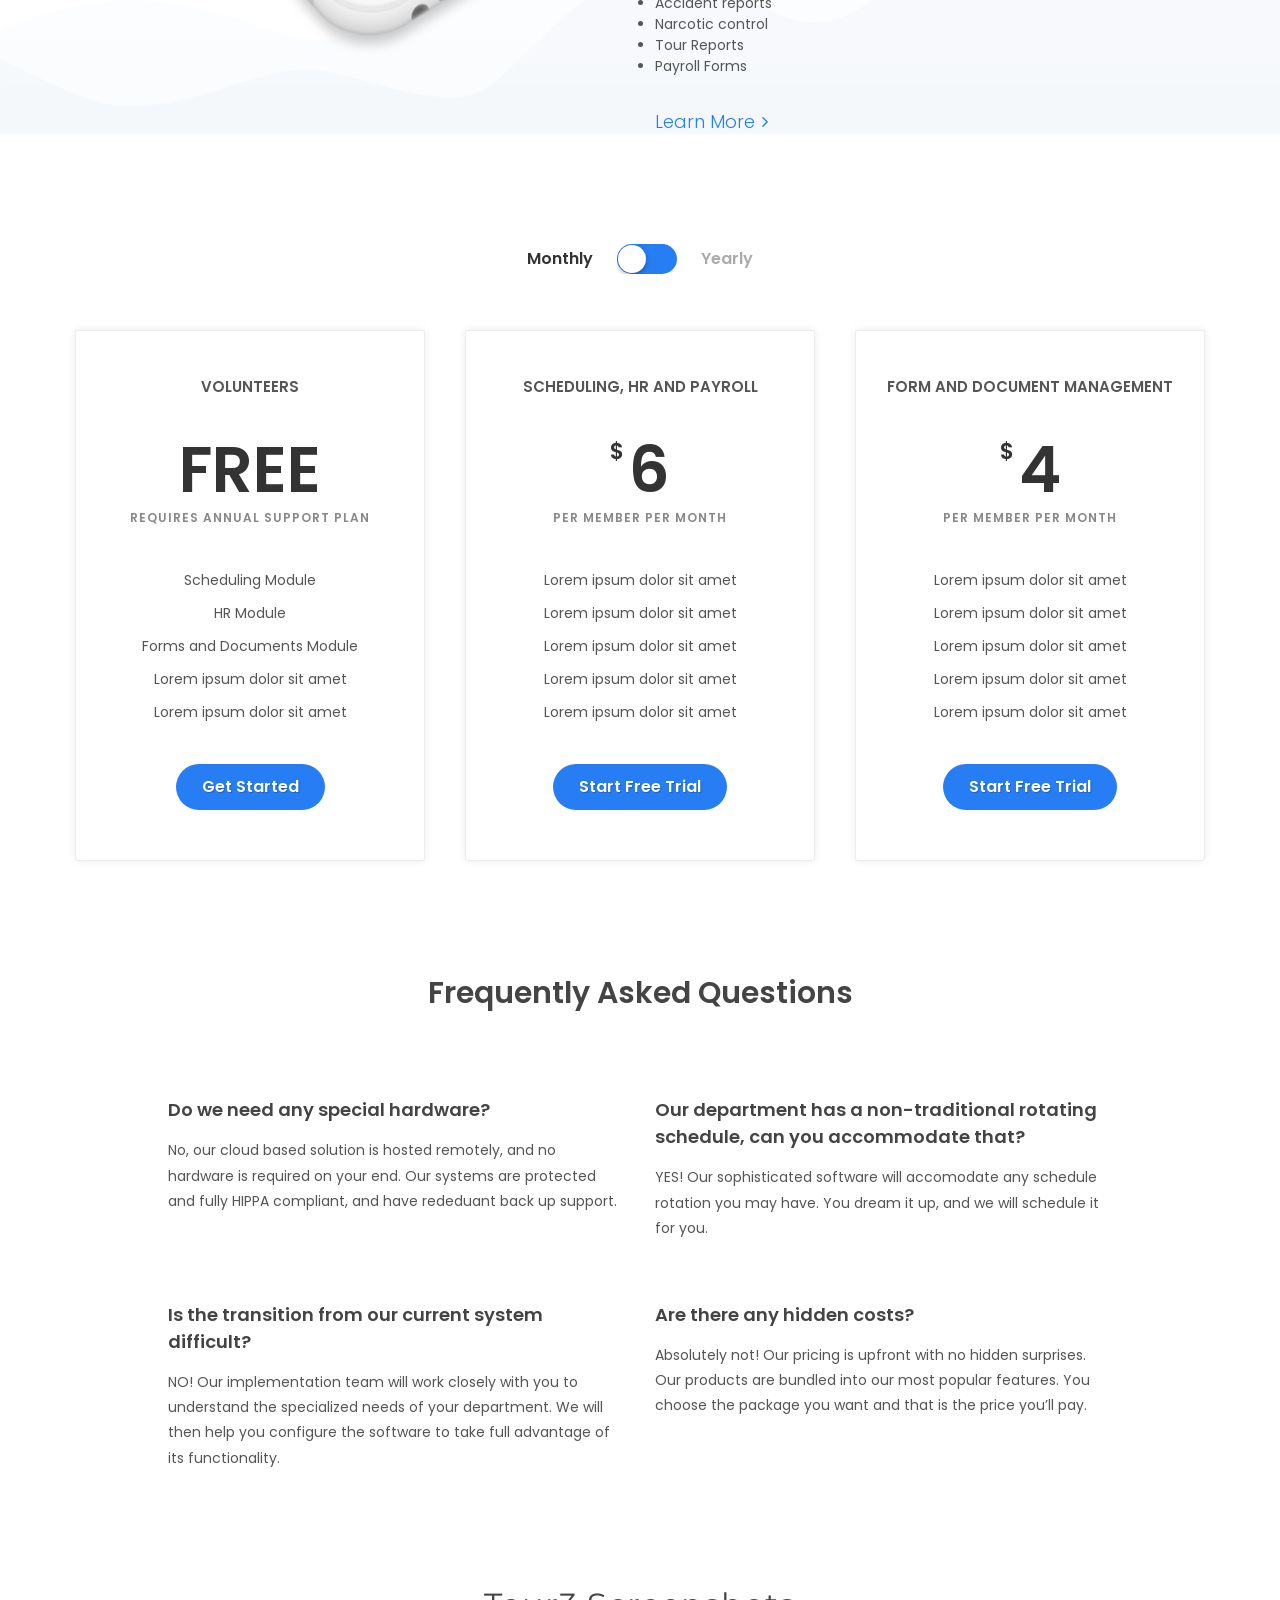
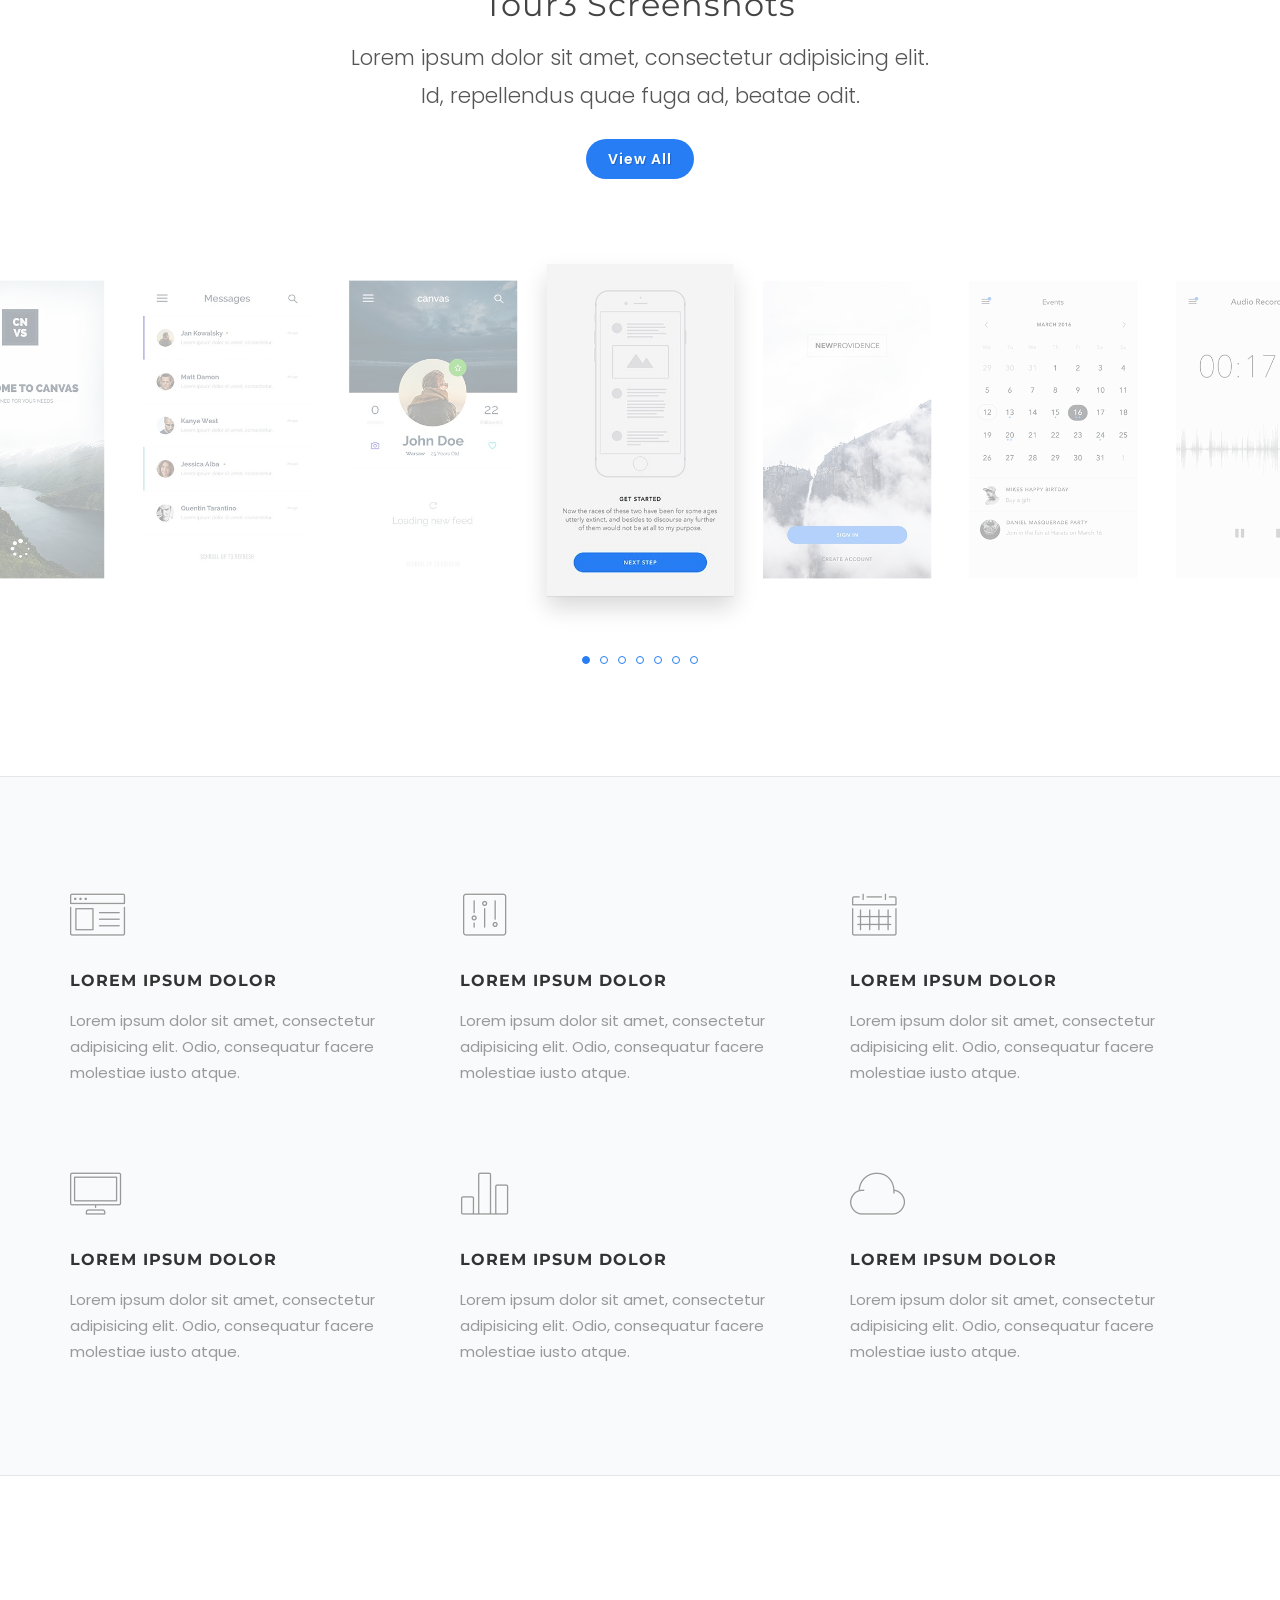
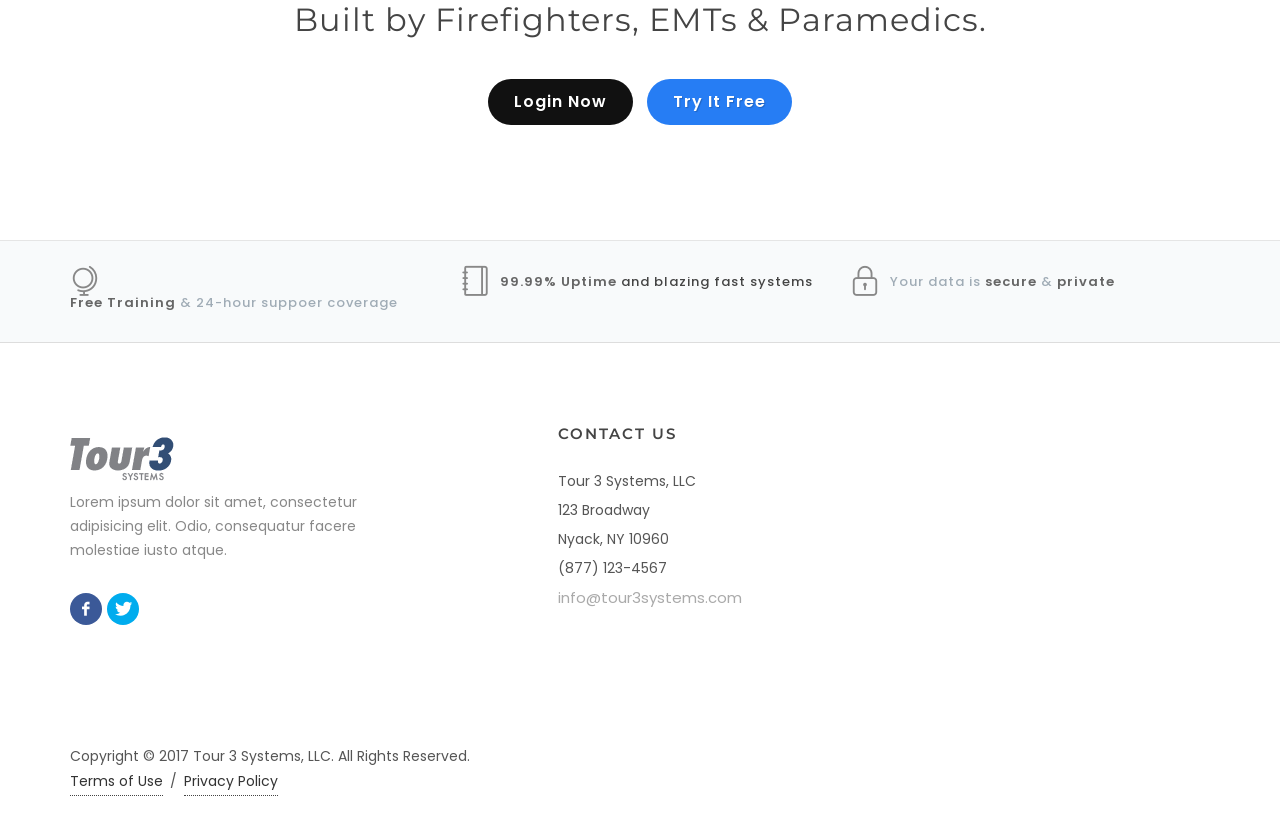
<file: index_WIP.html>
<!DOCTYPE html>
<html dir="ltr" lang="en-US">
<head>

	<meta http-equiv="content-type" content="text/html; charset=utf-8" />
	<meta name="author" content="Tour 3 Systems" />

	<!-- Stylesheets
	============================================= -->
	<link href="http://fonts.googleapis.com/css?family=Poppins:300,400,400italic,600,700|Montserrat:400,700|Merriweather" rel="stylesheet" type="text/css" />
	<link rel="stylesheet" href="css/bootstrap.css" type="text/css" />
	<link rel="stylesheet" href="style.css" type="text/css" />
	<link rel="stylesheet" href="css/dark.css" type="text/css" />

	<link rel="stylesheet" href="demos/app-landing/app-landing.css" type="text/css" />

	<link rel="stylesheet" href="css/font-icons.css" type="text/css" />
	<link rel="stylesheet" href="one-page/css/et-line.css" type="text/css" />
	<link rel="stylesheet" href="css/animate.css" type="text/css" />
	<link rel="stylesheet" href="css/magnific-popup.css" type="text/css" />

	<link rel="stylesheet" href="demos/app-landing/css/fonts.css" type="text/css" />

	<link rel="stylesheet" href="css/components/bs-switches.css" type="text/css" />

	<link rel="stylesheet" href="css/responsive.css" type="text/css" />
	<meta name="viewport" content="width=device-width, initial-scale=1" />

	<link rel="stylesheet" href="demos/app-landing/css/colors.css" type="text/css" />

	<!-- Document Title
	============================================= -->
	<title>Tour 3 Systems</title>

</head>

<body class="stretched">

	<!-- Document Wrapper
	============================================= -->
	<div id="wrapper" class="clearfix">

		<!-- Header
		============================================= -->
		<header id="header" class="split-menu transparent-header dark" data-sticky-class="not-dark" data-responsive-class="not-dark">

			<div id="header-wrap">

				<div class="container clearfix">

					<div id="primary-menu-trigger"><i class="icon-reorder"></i></div>

					<!-- Logo
					============================================= -->
					<div id="logo">
						<a href="index.html" class="standard-logo" data-dark-logo="images/tour3-logo-dark.png"><img src="images/tour3-logo.png" alt="Tour3 Logo"></a>
						<a href="index.html" class="retina-logo" data-dark-logo="images/tour3-logo-dark@2x.png"><img src="images/tour3-logo@2x.png" alt="Tour3 Logo"></a>
					</div><!-- #logo end -->

					<!-- Primary Navigation
					============================================= -->
					<nav id="primary-menu" class="with-arrows clearfix not-dark">

						<ul class="one-page-menu" data-easing="easeInOutExpo" data-speed="1250" data-offset="160">
							<li><a href="#" data-href="#wrapper"><div>Home</div></a></li>
							<li><a href="#" data-href="#section-nextgen"><div>Solutions</div></a>
								<ul>
									<li><a href="#" data-href="#section-nextgen"><div>Shift Scheduling</div></a></li>
									<li><a href="#" data-href="#section-stunning-graphics"><div>HR &amp; Payroll</div></a></li>
									<li><a href="#" data-href="#section-secured-solutions"><div>Forms &amp; Documents</div></a></li>
								</ul>
							</li>
							<li><a href="#" data-href="#section-pricing"><div>Pricing</div></a></li>
						</ul>

						<ul class="one-page-menu" data-easing="easeInOutExpo" data-speed="1250" data-offset="160">
							<li><a href="#" data-href="#section-faqs"><div>FAQs</div></a></li>
							<li><a href="#" data-href="#section-gallery"><div>Screenshots</div></a></li>
							<li class="menu-item-emphasis"><a href="#modal-login" data-lightbox="inline"><div>Login</div></a></li>
						</ul>

					</nav><!-- #primary-menu end -->

				</div>

			</div>

		</header><!-- #header end -->

		<section id="slider" class="full-screen slider-parallax">
			<div class="slider-parallax-inner" style="background: url('images/tour3-hero-gradient.jpg') center center no-repeat; background-size: cover;">
				<div class="vertical-middle" style="z-index: 2;">
					<div class="container dark clearfix">
						<div class="row clearfix">
							<div class="col-md-6 col-sm-8">
								<div class="emphasis-title">
									<h1 class="font-body">Integrated software<br>for Fire and EMS.</h1>
								</div>
								<a href="#" data-scrollto="#section-pricing" data-easing="easeInOutExpo" data-speed="1250" data-offset="160" class="button button-large button-white button-light capitalize" style="border-radius: 23px;">Try it Free</a>
								<a href="https://www.youtube.com/watch?v=j72a0P60Gcg" class="hero-action-link" data-lightbox="iframe"><i class="icon-play-sign"></i> Watch the Video</a>
							</div>
						</div>
					</div>
				</div>
				<div class="video-wrap" style="position: absolute; height: 100%; z-index: 1;">
					<div class="video-overlay" style="background: rgba(0,0,0,0.2);"></div>
				</div>
			</div>
		</section>

		<!-- Content
		============================================= -->
		<section id="content">

			<div class="content-wrap">

				<!-- Modal -->
				<div class="modal1 mfp-hide" id="modal-login">
					<div class="block divcenter" style="background-color: #FFF; max-width: 400px;">
						<div style="padding: 50px;">
							<h3 class="font-body">Log In to your Account</h3>
							<form action="#" method="post" class="nobottommargin">
								<div class="col_full">
									<label class="font-body capitalize" for="login-form-modal-username">Username:</label>
									<input type="text" id="login-form-modal-username" name="login-form-modal-username" value="" class="form-control" />
								</div>

								<div class="col_full">
									<label class="font-body capitalize" for="login-form-modal-password">Password:</label>
									<input type="password" id="login-form-modal-password" name="login-form-modal-password" value="" class="form-control" />
								</div>

								<div class="col_full nobottommargin">
									<button class="button button-rounded nomargin" id="login-form-modal-submit" name="login-form-modal-submit" value="login">Login</button>
									<a href="#" class="fright">Forgot Password?</a>
								</div>
							</form>
							<div class="line line-sm"></div>
						</div>
					</div>
				</div>

				<div class="container clearfix">

					<div id="section-nextgen" class="page-section bottommargin-lg">
						<div class="row clearfix">

							<div class="col-md-7 center">
								<img src="demos/app-landing/images/section/iphone-watch.png" alt="NextGen Framework" data-animate="fadeInLeft">
							</div>

							<div class="col-md-5">
								<div class="topmargin-lg hidden-xs hidden-sm"></div>
								<img src="demos/app-landing/images/section/section-1-icon.png" alt="" style="display: block;" class="bottommargin-sm">
								<div class="emphasis-title bottommargin-sm">
									<!-- <span class="before-heading">Plug into the</span> -->
									<h2 style="font-size: 42px;" class="font-body ls1 t400">Shift Scheduling</h2>
								</div>
								<p style="color: #777;" class="lead">
									Any size department will benefit from our dynamic scheduling solutions. Whether your department schedules personnel on a fixed or rotating basis, we have the answer for you.  Easy to use, calendar interface making scheduling clear for your employees, and managers alike. Request a free demo today, to find out how to eliminate your scheduling headaches.
									<!-- <ul>
										<li>Smart scheduling technology will seamlessly determine the best fit options for dual qualified personnel and shift them around in the background based on pick up requests.</li>
										<li>Schedule repeating or rotating shifts effortlessly with complete flexibility.</li>
										<li>Sophisticated call down telephone technology, for personalized messaging with automated response monitoring for open shift notification.</li>
										<li>Mobile app for on the go access for employees and managers alike.</li>
									</ul> -->
								</p>

								<a href="#" class="section-more-link">Learn More <i class="icon-angle-right"></i></a>
							</div>

						</div>
					</div>

					<div class="line"></div><div class="clear"></div>

					<div id="section-stunning-graphics" class="page-section topmargin bottommargin-lg">
						<div class="row clearfix">

							<div class="col-md-5">
								<div class="topmargin-lg hidden-xs hidden-sm"></div>
								<img src="demos/app-landing/images/section/section-2-icon.png" alt="" style="display: block;" class="bottommargin-sm">
								<div class="emphasis-title bottommargin-sm">
									<!-- <span class="before-heading">Retina Ready &#x7E; 534 PPI</span> -->
									<h2 style="font-size: 42px;" class="font-body ls1 t400">Human Resources and Payroll</h2>
								</div>
								<p style="color: #777;" class="lead">
									Let us handle all of your human resources issues, from onboarding to separation and everything in-between. Enter employee information once, and it will populate across all of our modules reducing time when hiring staff.
								</p>
								<a href="#" class="section-more-link">Learn More <i class="icon-angle-right"></i></a>
							</div>

							<div class="col-md-7 center">
								<img src="demos/app-landing/images/section/iphone-nexus.png" alt="Stunning Graphics" data-animate="fadeInRight">
							</div>

						</div>
					</div>

					<div class="line"></div><div class="clear"></div>

				</div>

				<div id="section-secured-solutions" class="page-section section nopadding topmargin-sm" style="background: url('demos/app-landing/images/section/iphone-3d-bg.png') no-repeat left bottom; background-size: 100% auto;" data-height-lg="700" data-height-md="700" data-height-sm="450" data-height-xs="450" data-height-xxs="450">
					<div class="container clearfix">
						<div class="row clearfix">
							<div class="col-md-5 col-md-offset-6">
								<div class="topmargin-lg hidden-xs hidden-sm"></div>
								<div class="topmargin-lg hidden-xs hidden-sm"></div>
								<img src="demos/app-landing/images/section/section-3-icon.png" alt="" style="display: block;" class="bottommargin-sm">
								<div class="emphasis-title bottommargin-sm">
									<!-- <span class="before-heading">Privacy Protected</span> -->
									<h2 style="font-size: 42px;" class="font-body ls1 t400">Form and Document Management</h2>
								</div>
								<p style="color: #777;" class="lead">
									Tired of paper forms? Let us create and electronically file for you all of the necessary forms and documents you need to run your department.
									<ul>
										<li>Rig Check Sheets</li>
										<li>Incident reports</li>
										<li>Accident reports</li>
										<li>Narcotic control</li>
										<li>Tour Reports</li>
										<li>Payroll Forms</li>
									</ul>
								</p>
								<a href="#" class="section-more-link">Learn More <i class="icon-angle-right"></i></a>
							</div>
						</div>
					</div>
					<div class="video-wrap" style="position: absolute; height: 100%; z-index: 1;">
						<div class="video-overlay hidden-xs hidden-sm" style="background: url('demos/app-landing/images/section/iphone-3d.png') no-repeat left top; background-size: auto 100%;" data-animate="fadeInLeft"></div>
					</div>
				</div>

				<div class="clear bottommargin"></div>

				<div class="container clearfix">

					<div id="section-pricing" class="page-section nopadding nomargin">

						<div class="pricing-tenure-switcher center bottommargin-sm" data-container="#pricing-switch">
							<span class="pts-left">Monthly</span>
							<div class="pts-switcher">
								<div class="switch">
									<input id="switch-toggle-pricing-tenure" class="switch-toggle switch-toggle-round" type="checkbox">
									<label for="switch-toggle-pricing-tenure"></label>
								</div>
							</div>
							<span class="pts-right">Yearly</span>
						</div>

						<div id="pricing-switch" class="pricing row bottommargin-lg clearfix">

							<div class="col-md-4 col-sm-6">

								<div class="pricing-box">
									<div class="pricing-title">
										<h3>Volunteers</h3>
									</div>
									<div class="pricing-price">
										FREE<span class="price-tenure">Requires annual support plan</span>
									</div>
									<div class="pricing-features">
										<ul>
											<li>Scheduling Module</li>
											<li>HR Module</li>
											<li>Forms and Documents Module</li>
											<li>Lorem ipsum dolor sit amet</li>
											<li>Lorem ipsum dolor sit amet</li>
										</ul>
									</div>
									<div class="pricing-action">
										<a href="#modal-get-started" data-lightbox="inline" data-pricing-plan="Volunteer Plan" class="button button-large button-rounded capitalize ls0" style="border-radius: 23px;">Get Started</a>
									</div>
								</div>

							</div>

							<div class="col-md-4 col-sm-6">

								<div class="pricing-box">
									<div class="pricing-title">
										<h3>Scheduling, HR and Payroll</h3>
									</div>
									<div class="pricing-price">
										<div class="pts-switch-content-left"><span class="price-unit">&dollar;</span>6<span class="price-tenure">per member per month</span></div>
										<div class="pts-switch-content-right"><span class="price-unit">&dollar;</span>60<span class="price-tenure">per member per year</span></div>
									</div>
									<div class="pricing-features">
										<ul>
											<li>Lorem ipsum dolor sit amet</li>
											<li>Lorem ipsum dolor sit amet</li>
											<li>Lorem ipsum dolor sit amet</li>
											<li>Lorem ipsum dolor sit amet</li>
											<li>Lorem ipsum dolor sit amet</li>
										</ul>
									</div>
									<div class="pricing-action">
										<div class="pts-switch-content-left"><a href="#modal-get-started" data-lightbox="inline" data-pricing-plan="Scheduling Monthly Plan" class="button button-large button-rounded capitalize ls0" style="border-radius: 23px;">Start Free Trial</a></div>
										<div class="pts-switch-content-right"><a href="#modal-get-started" data-lightbox="inline" data-pricing-plan="Scheduling Yearly Plan" class="button button-large button-rounded capitalize ls0" style="border-radius: 23px;">Start Free Trial</a></div>
									</div>
								</div>

							</div>

							<div class="col-md-4 col-md-offset-0 col-sm-6 col-sm-offset-3">

								<div class="pricing-box">
									<div class="pricing-title">
										<h3>Form and Document Management</h3>
									</div>
									<div class="pricing-price">
										<div class="pts-switch-content-left"><span class="price-unit">&dollar;</span>4<span class="price-tenure">per member per month</span></div>
										<div class="pts-switch-content-right"><span class="price-unit">&dollar;</span>40<span class="price-tenure">per member per year</span></div>
									</div>
									<div class="pricing-features">
										<ul>
											<li>Lorem ipsum dolor sit amet</li>
											<li>Lorem ipsum dolor sit amet</li>
											<li>Lorem ipsum dolor sit amet</li>
											<li>Lorem ipsum dolor sit amet</li>
											<li>Lorem ipsum dolor sit amet</li>
										</ul>
									</div>
									<div class="pricing-action">
										<div class="pts-switch-content-left"><a href="#modal-get-started" data-lightbox="inline" data-pricing-plan="Forms Monthly Plan" class="button button-large button-rounded capitalize ls0" style="border-radius: 23px;">Start Free Trial</a></div>
										<div class="pts-switch-content-right"><a href="#modal-get-started" data-lightbox="inline" data-pricing-plan="Forms Yearly Plan" class="button button-large button-rounded capitalize ls0" style="border-radius: 23px;">Start Free Trial</a></div>
									</div>
								</div>

							</div>

						</div>

						<!-- Modal -->
						<div class="modal1 mfp-hide" id="modal-get-started">
							<div class="block divcenter" style="background-color: #FFF; max-width: 800px;">
								<div style="padding: 50px;">
									<form action="#" id="get-started-form" method="post" class="nobottommargin">

										<div class="row clearfix">
											<div class="col-sm-8">
												<h3 class="font-body">Register for an Account</h3>
											</div>
											<div class="col-sm-4">
												<div id="modal-get-started-package"></div>
											</div>
										</div>

										<div class="col_half">
											<label class="font-body capitalize" for="get-started-form-username">Choose Username:</label>
											<input type="text" id="get-started-form-username" name="get-started-form-username" value="" class="form-control required no-error-msg" />
										</div>

										<div class="col_half col_last">
											<label class="font-body capitalize" for="get-started-form-email">Your Email:</label>
											<input type="email" id="get-started-form-email" name="get-started-form-email" value="" class="form-control required email no-error-msg" />
										</div>

										<div class="clear"></div>

										<div class="col_half">
											<label class="font-body capitalize" for="get-started-form-password">Choose Password:</label>
											<input type="password" id="get-started-form-password" name="get-started-form-password" value="" class="form-control required no-error-msg" />
										</div>

										<div class="col_half col_last">
											<label class="font-body capitalize" for="get-started-form-password">Retype Password:</label>
											<input type="password" id="get-started-form-repassword" name="get-started-form-repassword" value="" class="form-control required no-error-msg" />
										</div>

										<!-- Package Selector Hidden Input Value Setter -->
										<input type="hidden" id="get-started-form-package" name="get-started-form-package" value="Free">

										<div class="col_full">
											<label>
												<input type="checkbox" id="get-started-form-agree" name="get-started-form-agree" value="1" style="position: relative; top: 2px; margin-right: 5px;"> I Agree to the Terms &amp; Conditions
											</label>
										</div>

										<div class="col_full nobottommargin">
											<button class="button button-rounded nomargin" id="get-started-form-submit" name="get-started-form-submit" value="login">Get Started</button>
											<a href="#" data-scrollto="#section-pricing" data-easing="easeInOutExpo" data-speed="1250" data-offset="160" class="fright" onClick="$.magnificPopup.close();">Change Plan?</a>
										</div>

									</form>
								</div>
							</div>
						</div>

					</div>

					<div class="clear"></div>

					<div id="section-faqs" class="page-section nopadding nomargin">

						<div class="row topmargin-sm clearfix">

							<h2 class="center font-body bottommargin-lg">Frequently Asked Questions</h2>

							<div class="col-md-5 col-md-offset-1 col-sm-6 bottommargin-sm">
								<h4 class="font-body" style="margin-bottom:15px;">Do we need any special hardware?</h4>
								<p>No, our cloud based solution is hosted remotely, and no hardware is required on your end.  Our systems are protected and fully HIPPA compliant, and have rededuant back up support.</p>
							</div>
							<div class="col-md-5 col-sm-6 bottommargin-sm">
								<h4 class="font-body" style="margin-bottom:15px;">Our department has a non-traditional rotating schedule, can you accommodate that?</h4>
								<p>YES!  Our sophisticated software will accomodate any schedule rotation you may have. You dream it up, and we will schedule it for you.</p>
							</div>
							<div class="col-md-5 col-md-offset-1 col-sm-6 bottommargin-sm">
								<h4 class="font-body" style="margin-bottom:15px;">Is the transition from our current system difficult?</h4>
								<p>NO! Our implementation team will work closely with you to understand the specialized needs of your department.  We will then help you configure the software to take full advantage of its functionality.</p>
							</div>
							<div class="col-md-5 col-sm-6 bottommargin-sm">
								<h4 class="font-body" style="margin-bottom:15px;">Are there any hidden costs?</h4>
								<p>Absolutely not!  Our pricing is upfront with no hidden surprises.  Our products are bundled into our most popular features.  You choose the package you want and that is the price you’ll pay.</p>
							</div>
							
						</div>

					</div>

				</div>



				<div class="clear"></div>

				<div id="section-gallery" class="page-section nopadding nomargin">

					<div class="container topmargin bottommargin-lg center clearfix">

						<h3 class="ls1 t400" style="font-size: 32px; margin-bottom: 10px;">Tour3 Screenshots</h3>
						<p class="lead divcenter" style="max-width: 600px">Lorem ipsum dolor sit amet, consectetur adipisicing elit. Id, repellendus quae fuga ad, beatae odit.</p>
						<a href="#" class="button button-circle capitalize">View All</a>

					</div>

					<div class="owl-carousel owl-carousel-full image-carousel carousel-widget bottommargin" data-margin="20" data-center="true" data-loop="true" data-nav="false" data-pagi="true" data-items-xxs="2" data-items-xs="2" data-items-sm="4" data-items-md="4" data-items-lg="6" data-stage-padding="30" data-lightbox="gallery">

						<div class="oc-item">
							<a data-lightbox="gallery-item" href="demos/app-landing/images/gallery/img-1.jpg"><img src="demos/app-landing/images/gallery/img-1.jpg" alt="Image 1"></a>
						</div>
						<div class="oc-item">
							<a data-lightbox="gallery-item" href="demos/app-landing/images/gallery/img-2.jpg"><img src="demos/app-landing/images/gallery/img-2.jpg" alt="Image 2"></a>
						</div>
						<div class="oc-item">
							<a data-lightbox="gallery-item" href="demos/app-landing/images/gallery/img-3.jpg"><img src="demos/app-landing/images/gallery/img-3.jpg" alt="Image 3"></a>
						</div>
						<div class="oc-item">
							<a data-lightbox="gallery-item" href="demos/app-landing/images/gallery/img-4.jpg"><img src="demos/app-landing/images/gallery/img-4.jpg" alt="Image 4"></a>
						</div>
						<div class="oc-item">
							<a data-lightbox="gallery-item" href="demos/app-landing/images/gallery/img-5.jpg"><img src="demos/app-landing/images/gallery/img-5.jpg" alt="Image 5"></a>
						</div>
						<div class="oc-item">
							<a data-lightbox="gallery-item" href="demos/app-landing/images/gallery/img-6.jpg"><img src="demos/app-landing/images/gallery/img-6.jpg" alt="Image 5"></a>
						</div>
						<div class="oc-item">
							<a data-lightbox="gallery-item" href="demos/app-landing/images/gallery/img-7.jpg"><img src="demos/app-landing/images/gallery/img-7.jpg" alt="Image 5"></a>
						</div>

					</div>

				</div>

				<div class="clear"></div>

				<!-- <div class="section nomargin">
					<div class="container clearfix">

						<h2></h2>

					</div>
				</div> -->

				<div class="section" style="padding: 30px 0; color: #999; background-color: #F8FAFB; border-top: 1px solid #E5E5E5; border-bottom: 1px solid #E5E5E5;">
					<div class="container clearfix">
						<div class="row topmargin-lg clearfix">

							<div class="col-md-4 bottommargin">
								<i class="i-plain i-large icon-et-browser inline-block" style="margin-bottom: 30px; color: #999;"></i>
								<div class="heading-block nobottomborder" style="margin-bottom: 15px;">
									<h4 style="font-size: 16px;">Lorem ipsum dolor</h4>
								</div>
								<p class="" style="line-height: 26px;">Lorem ipsum dolor sit amet, consectetur adipisicing elit. Odio, consequatur facere molestiae iusto atque.</p>
							</div>

							<div class="col-md-4 bottommargin">
								<i class="i-plain i-large icon-et-adjustments inline-block" style="margin-bottom: 30px; color: #999;"></i>
								<div class="heading-block nobottomborder" style="margin-bottom: 15px;">
									<h4 style="font-size: 16px;">Lorem ipsum dolor</h4>
								</div>
								<p class="" style="line-height: 26px;">Lorem ipsum dolor sit amet, consectetur adipisicing elit. Odio, consequatur facere molestiae iusto atque.</p>
							</div>

							<div class="col-md-4 bottommargin">
								<i class="i-plain i-large icon-et-calendar inline-block" style="margin-bottom: 30px; color: #999;"></i>
								<div class="heading-block nobottomborder" style="margin-bottom: 15px;">
									<h4 style="font-size: 16px;">Lorem ipsum dolor</h4>
								</div>
								<p class="" style="line-height: 26px;">Lorem ipsum dolor sit amet, consectetur adipisicing elit. Odio, consequatur facere molestiae iusto atque.</p>
							</div>

							<div class="col-md-4 bottommargin">
								<i class="i-plain i-large icon-et-desktop inline-block" style="margin-bottom: 30px; color: #999;"></i>
								<div class="heading-block nobottomborder" style="margin-bottom: 15px;">
									<h4 style="font-size: 16px;">Lorem ipsum dolor</h4>
								</div>
								<p class="" style="line-height: 26px;">Lorem ipsum dolor sit amet, consectetur adipisicing elit. Odio, consequatur facere molestiae iusto atque.</p>
							</div>

							<div class="col-md-4 bottommargin">
								<i class="i-plain i-large icon-et-bargraph inline-block" style="margin-bottom: 30px; color: #999;"></i>
								<div class="heading-block nobottomborder" style="margin-bottom: 15px;">
									<h4 style="font-size: 16px;">Lorem ipsum dolor</h4>
								</div>
								<p class="" style="line-height: 26px;">Lorem ipsum dolor sit amet, consectetur adipisicing elit. Odio, consequatur facere molestiae iusto atque.</p>
							</div>

							<div class="col-md-4 bottommargin">
								<i class="i-plain i-large icon-et-cloud inline-block" style="margin-bottom: 30px; color: #999;"></i>
								<div class="heading-block nobottomborder" style="margin-bottom: 15px;">
									<h4 style="font-size: 16px;">Lorem ipsum dolor</h4>
								</div>
								<p class="" style="line-height: 26px;">Lorem ipsum dolor sit amet, consectetur adipisicing elit. Odio, consequatur facere molestiae iusto atque.</p>
							</div>

						</div>
					</div>
				</div>

				<div class="section center nobottommargin nobg">
					<div class="container clearfix">

						<h3 class="ls1 t400" style="font-size: 32px;">Built by Firefighters, EMTs &amp; Paramedics.</h3>
						<a href="#modal-login" data-lightbox="inline" class="button button-large button-black capitalize" style="border-radius: 23px;">Login Now</a>
						<a href="#" data-scrollto="#section-pricing" data-easing="easeInOutExpo" data-speed="1250" data-offset="160" class="button button-large capitalize" style="border-radius: 23px;">Try it Free</a>

						<div class="clear bottommargin"></div>

					</div>
				</div>

				<div class="section notopmargin footer-stick" style="padding: 10px 0; background-color: #F8FAFB; border-top: 1px solid #E5E5E5;">
					<div class="container clearfix">

						<div class="row clearfix">
							<div class="col-md-4">
								<div class="app-footer-features"><i class="icon-line2-globe-alt"></i><h5 class="font-body"><a href="#">Free Training</a><span> &amp; 24-hour suppoer coverage</span></h5></div>
							</div>
							<div class="col-md-4">
								<div class="app-footer-features"><i class="icon-line2-notebook"></i><h5 class="font-body"><a href="#">99.99% Uptime</a> and blazing fast systems</h5></div>
							</div>
							<div class="col-md-4">
								<div class="app-footer-features"><i class="icon-line2-lock"></i><h5 class="font-body"><span>Your data is</span> <a href="#">secure</a> <span>&amp;</span> <a href="#">private</a></h5></div>
							</div>
						</div>

					</div>
				</div>

			</div>

		</section><!-- #content end -->

		<!-- Footer
		============================================= -->
		<footer id="footer" style="background-color: #FFF;">

			<div class="container">

				<!-- Footer Widgets
				============================================= -->
				<div class="footer-widgets-wrap clearfix">
					<div class="row clearfix">

						<div class="col-md-5">

							<div class="widget clearfix">
								<div class="row clearfix">
									<div class="col-md-8 bottommargin-sm clearfix" style="color:#888;">
										<img src="images/tour3-logo.png" alt="Tour 3 Systems Logo" style="display: block;">
										<p>Lorem ipsum dolor sit amet, consectetur adipisicing elit. Odio, consequatur facere molestiae iusto atque.</p>

										<a href="#" class="social-icon si-small si-borderless si-colored si-rounded si-facebook">
											<i class="icon-facebook"></i>
											<i class="icon-facebook"></i>
										</a>

										<a href="#" class="social-icon si-small si-borderless si-colored si-rounded si-twitter">
											<i class="icon-twitter"></i>
											<i class="icon-twitter"></i>
										</a>

									</div>
								</div>
							</div>

						</div>

						<div class="col-md-6">
							<div class="row clearfix">

								<div class="col-md-4 bottommargin-sm">
									<div class="widget widget_links app_landing_widget_link clearfix">
										<h4>Contact Us</h4>

										<ul>
											<li>Tour 3 Systems, LLC</li>
											<li>123 Broadway</li>
											<li>Nyack, NY 10960</li>
											<li>(877) 123-4567</li>
											<li><a href="mailto:info@tour3systems.com">info@tour3systems.com</a></li>
											<br/>
										</ul>
									</div>
								</div>


							</div>
						</div>

					</div>
				</div>

			</div>

			<!-- Copyrights
			============================================= -->
			<div id="copyrights" class="nobg notoppadding">

				<div class="container clearfix">

					<div class="col_half">
						Copyright &copy; 2017 Tour 3 Systems, LLC. All Rights Reserved.<br>
						<div class="copyright-links"><a href="#">Terms of Use</a> / <a href="#">Privacy Policy</a></div>
					</div>

				</div>

			</div><!-- #copyrights end -->

		</footer><!-- #footer end -->

	</div><!-- #wrapper end -->

	<!-- Go To Top
	============================================= -->
	<div id="gotoTop" class="icon-angle-up"></div>

	<!-- External JavaScripts
	============================================= -->
	<script type="text/javascript" src="js/jquery.js"></script>
	<script type="text/javascript" src="js/plugins.js"></script>

	<!-- Footer Scripts
	============================================= -->
	<script type="text/javascript" src="js/functions.js"></script>

	<script>
		jQuery(document).ready( function($){

			function pricingSwitcher( elementCheck, elementParent, elementPricing ) {
				elementParent.find('.pts-left,.pts-right').removeClass('pts-switch-active');
				elementPricing.find('.pts-switch-content-left,.pts-switch-content-right').addClass('hidden');

				if( elementCheck.filter(':checked').length > 0 ) {
					elementParent.find('.pts-right').addClass('pts-switch-active');
					elementPricing.find('.pts-switch-content-right').removeClass('hidden');
				} else {
					elementParent.find('.pts-left').addClass('pts-switch-active');
					elementPricing.find('.pts-switch-content-left').removeClass('hidden');
				}
			}

			$('.pts-switcher').each( function(){
				var element = $(this),
					elementCheck = element.find(':checkbox'),
					elementParent = $(this).parents('.pricing-tenure-switcher'),
					elementPricing = $( elementParent.attr('data-container') );

				pricingSwitcher( elementCheck, elementParent, elementPricing );

				elementCheck.on( 'change', function(){
					pricingSwitcher( elementCheck, elementParent, elementPricing );
				});
			});

			// Get Started From Validation
			var getStartedForm = $('#get-started-form'),
				getStartedFormAlert = getStartedForm.attr('data-alert-type'),
				getStartedFormLoader = getStartedForm.attr('data-loader'),
				getStartedFormResult = getStartedForm.find('.contact-form-result'),
				getStartedFormRedirect = getStartedForm.attr('data-redirect');

			getStartedForm.validate({
				submitHandler: function(form) {

					getStartedFormResult.hide();

					if( getStartedFormLoader == 'button' ) {
						var defButton = $(form).find('button'),
							defButtonText = defButton.html();

						defButton.html('<i class="icon-line-loader icon-spin nomargin"></i>');
					} else {
						$(form).find('.form-process').fadeIn();
					}

					$(form).ajaxSubmit({
						target: getStartedFormResult,
						dataType: 'json',
						resetForm: true,
						success: function( data ) {
							if( getStartedFormLoader == 'button' ) {
								defButton.html( defButtonText );
							} else {
								$(form).find('.form-process').fadeOut();
							}
							if( data.alert != 'error' && getStartedFormRedirect ){
								window.location.replace( getStartedFormRedirect );
								return true;
							}
							if( getStartedFormAlert == 'inline' ) {
								if( data.alert == 'error' ) {
									var alertType = 'alert-danger';
								} else {
									var alertType = 'alert-success';
								}

								getStartedFormResult.addClass( 'alert ' + alertType ).html( data.message ).slideDown( 400 );
							} else {
								getStartedFormResult.attr( 'data-notify-type', data.alert ).attr( 'data-notify-msg', data.message ).html('');
								SEMICOLON.widget.notifications( getStartedFormResult );
							}
						}
					});
				}
			});

			$('[data-pricing-plan]').click( function(){
				getStartedForm.find('#get-started-form-package').val( $(this).attr('data-pricing-plan') );
				getStartedForm.find('#modal-get-started-package').html( $(this).attr('data-pricing-plan') );
			});

		});
	</script>

</body>
</html>
</file>
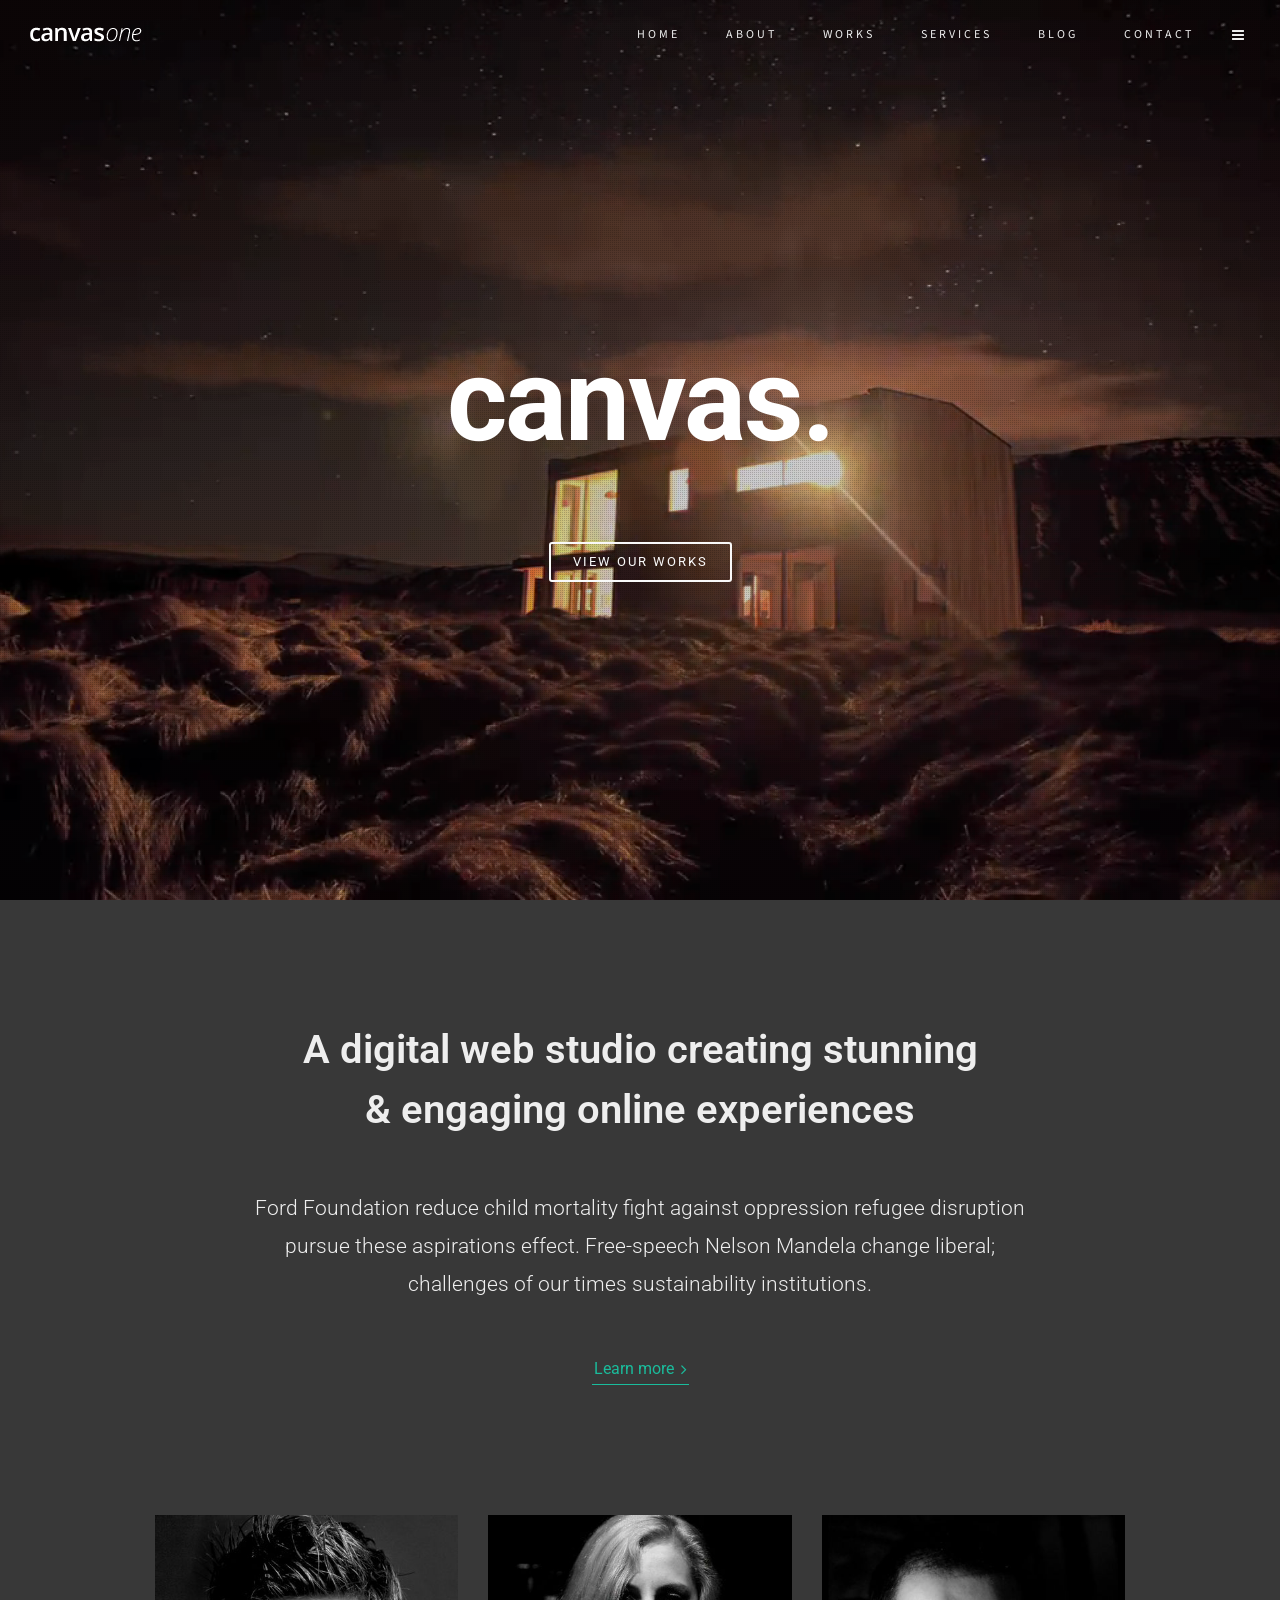
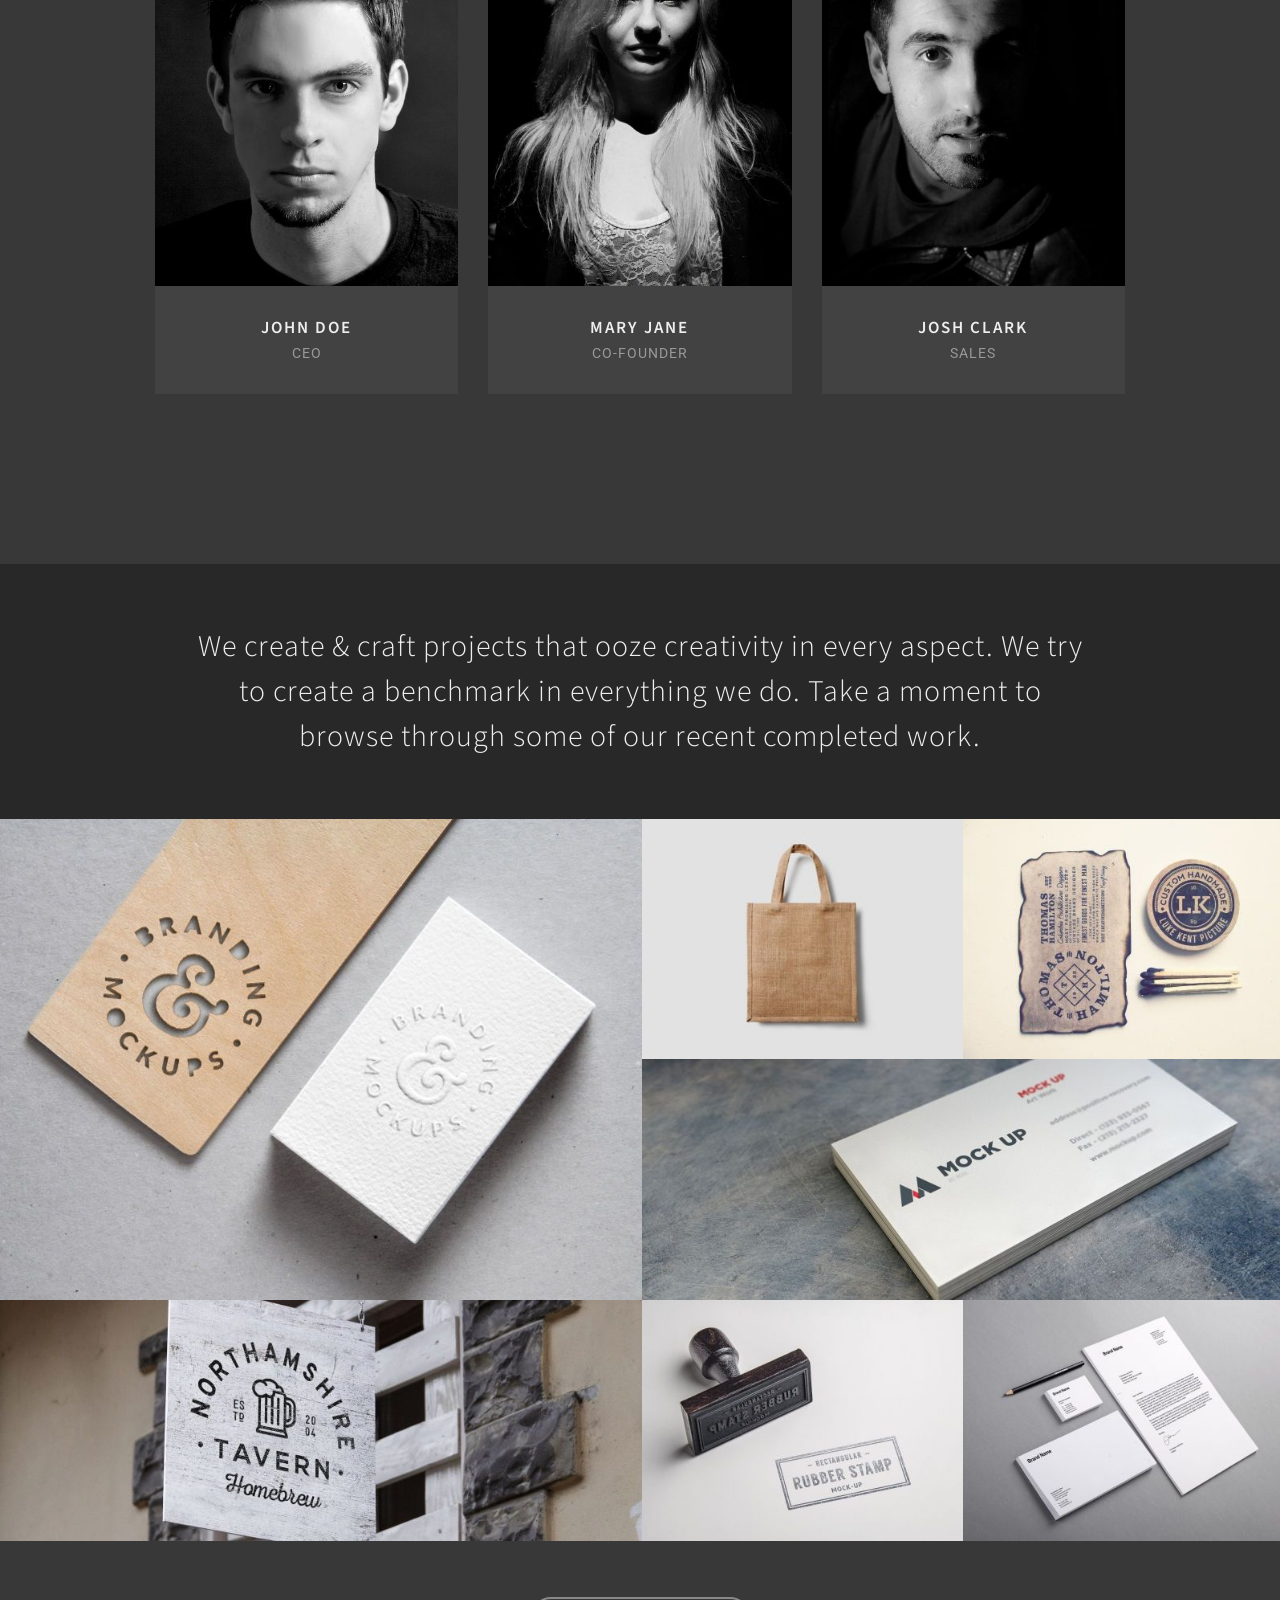
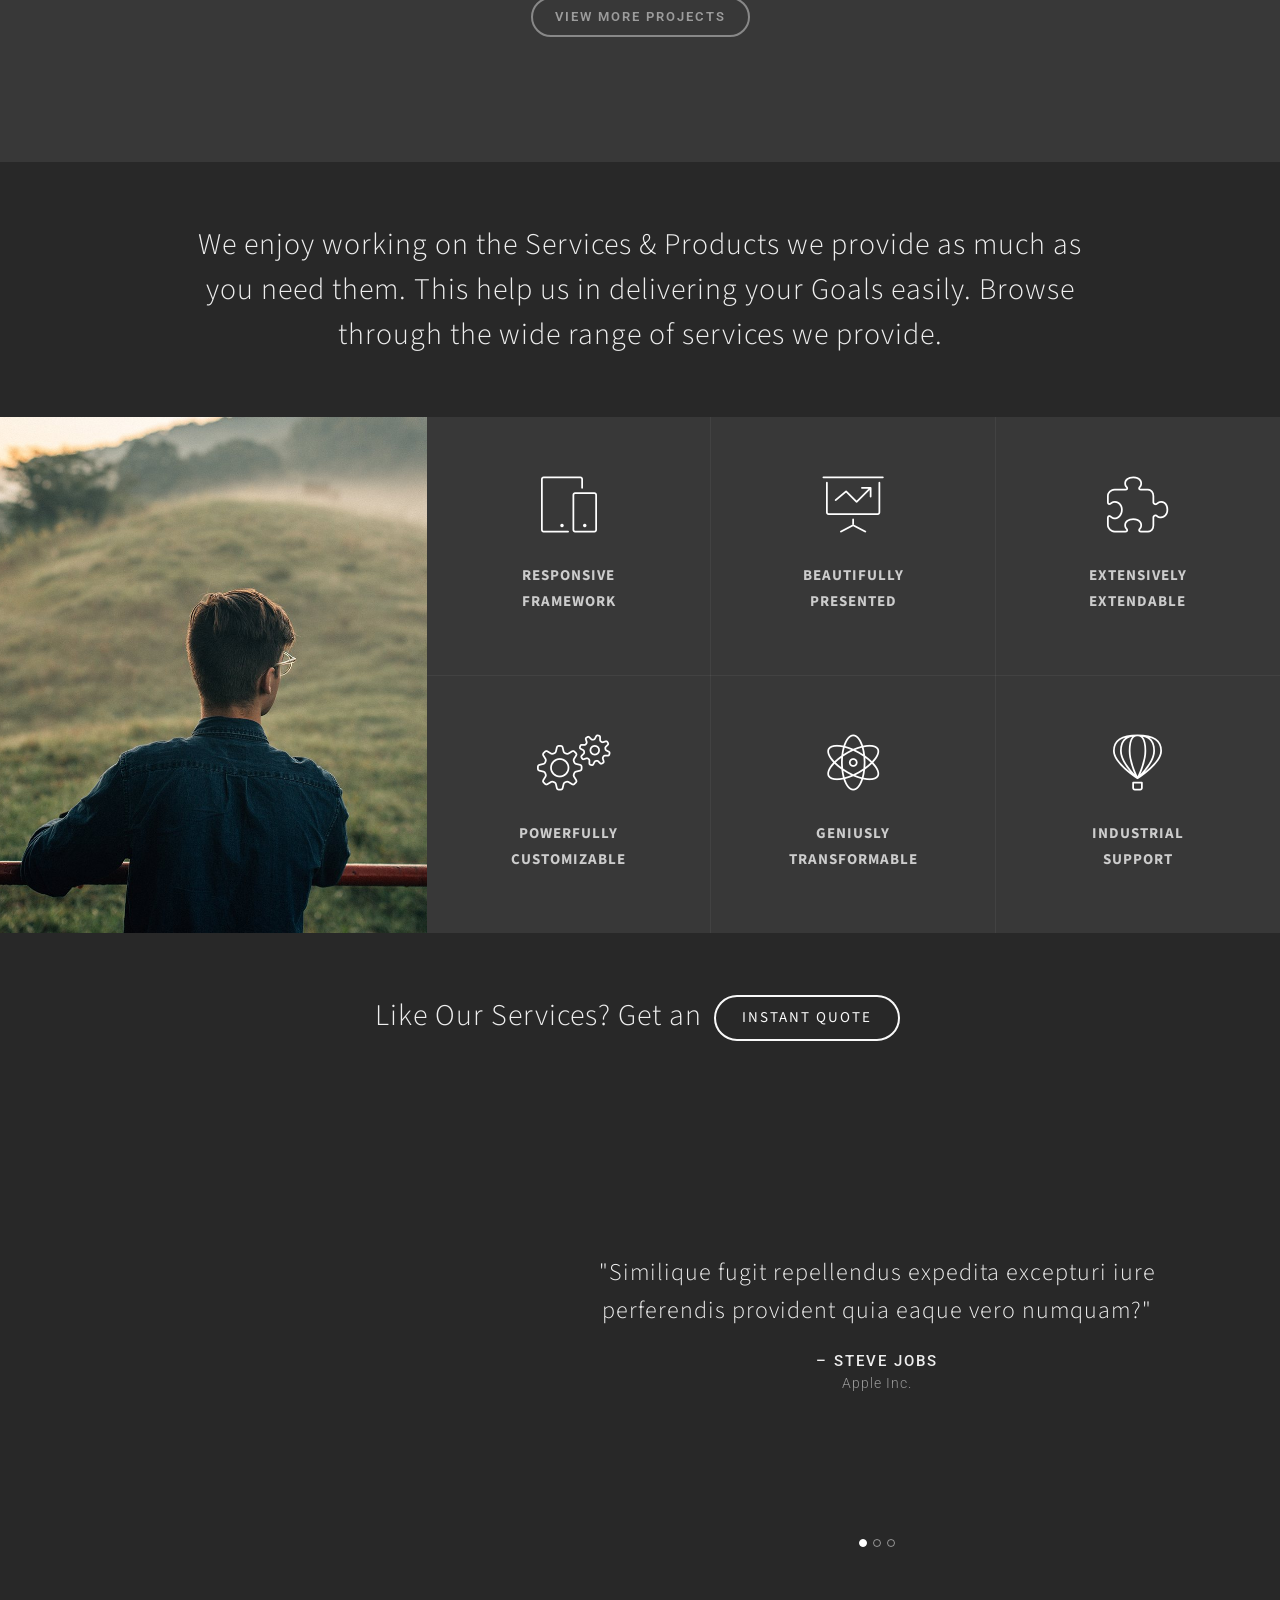
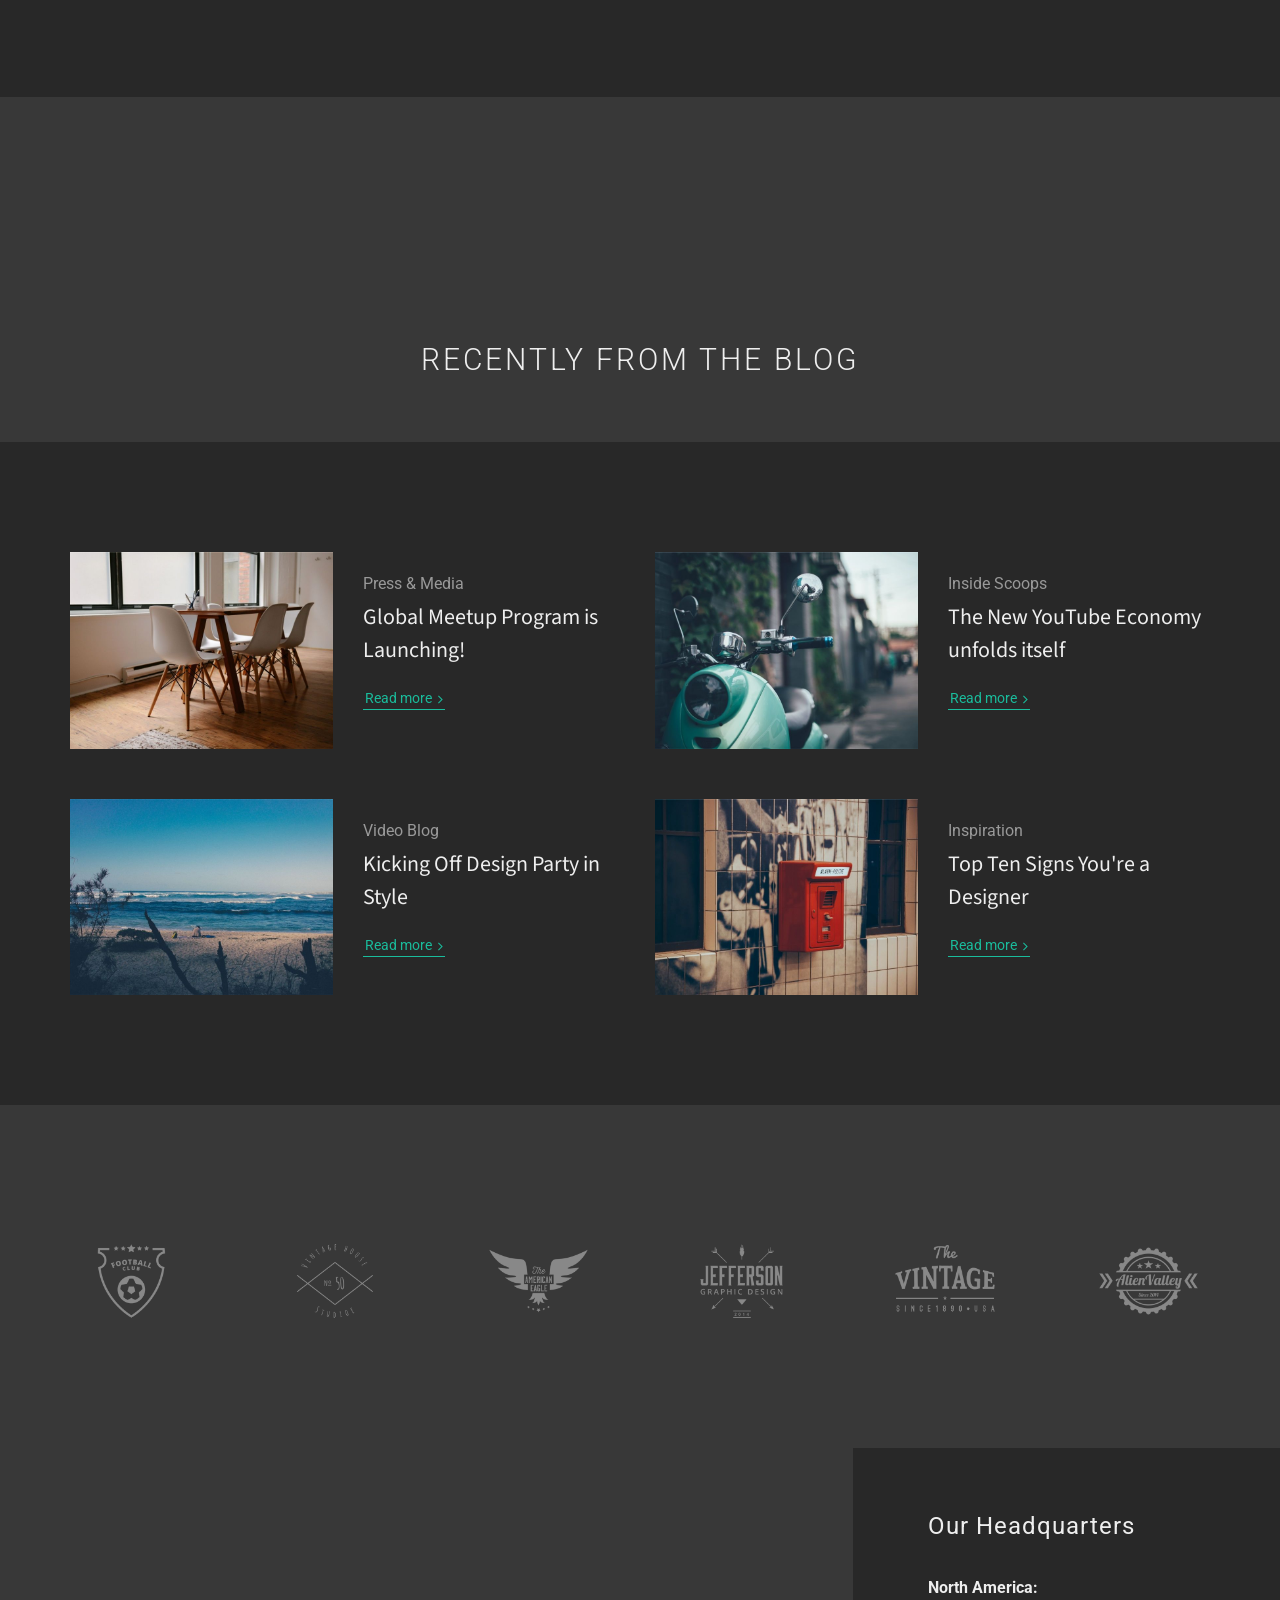
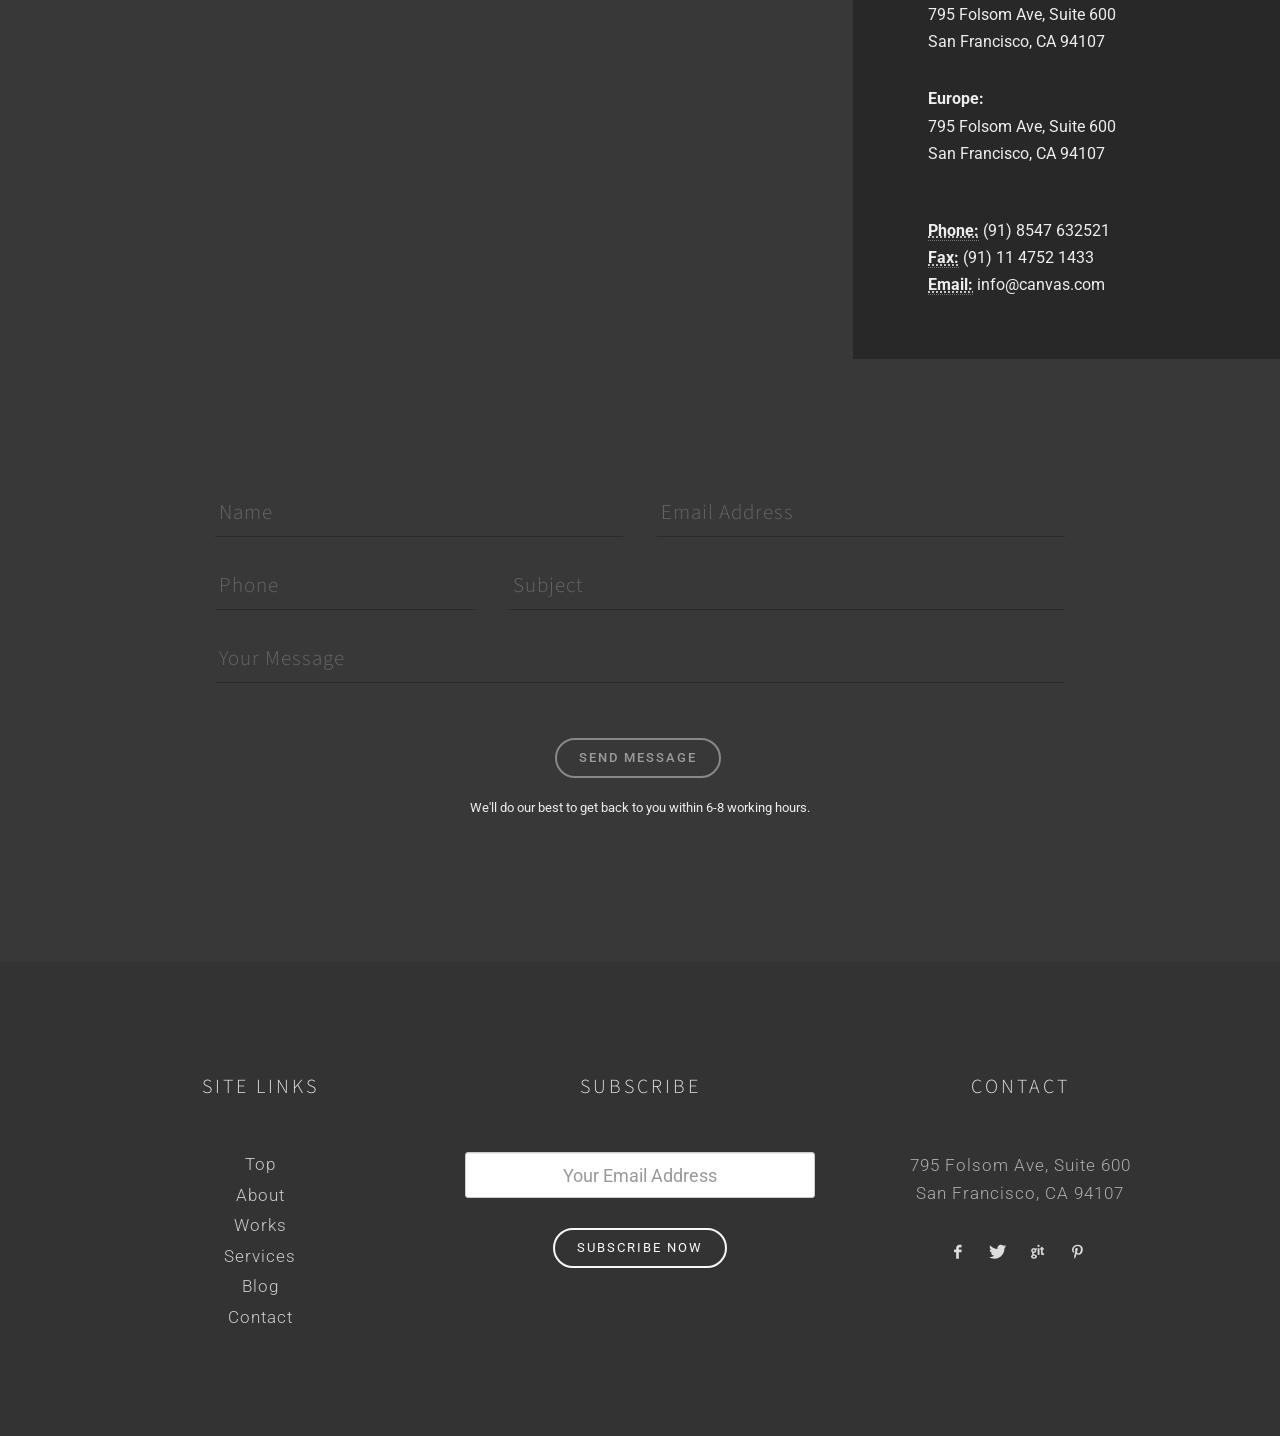
<file: one-page/index-dark.html>
<!DOCTYPE html>
<html dir="ltr" lang="en-US">
<head>

	<meta http-equiv="content-type" content="text/html; charset=utf-8" />
	<meta name="author" content="SemiColonWeb" />

	<!-- Stylesheets
	============================================= -->
	<link href="http://fonts.googleapis.com/css?family=Source+Sans+Pro:300,400,600,700|Roboto:300,400,500,700" rel="stylesheet" type="text/css" />
	<link rel="stylesheet" href="../css/bootstrap.css" type="text/css" />
	<link rel="stylesheet" href="../style.css" type="text/css" />

	<!-- One Page Module Specific Stylesheet -->
	<link rel="stylesheet" href="onepage.css" type="text/css" />
	<!-- / -->

	<link rel="stylesheet" href="../css/dark.css" type="text/css" />
	<link rel="stylesheet" href="../css/font-icons.css" type="text/css" />
	<link rel="stylesheet" href="css/et-line.css" type="text/css" />
	<link rel="stylesheet" href="../css/animate.css" type="text/css" />
	<link rel="stylesheet" href="../css/magnific-popup.css" type="text/css" />

	<link rel="stylesheet" href="css/fonts.css" type="text/css" />

	<link rel="stylesheet" href="../css/responsive.css" type="text/css" />
	<meta name="viewport" content="width=device-width, initial-scale=1" />


	<!-- Document Title
	============================================= -->
	<title>One Page HTML5 Video | Canvas</title>

</head>

<body class="stretched dark side-push-panel">

	<div class="body-overlay"></div>

	<div id="side-panel" class="dark">

		<div id="side-panel-trigger-close" class="side-panel-trigger"><a href="#"><i class="icon-line-cross"></i></a></div>

		<div class="side-panel-wrap">

			<div class="widget widget_links clearfix">

				<h4>About Canvas</h4>

				<div style="font-size: 14px; line-height: 1.7;">
					<address style="line-height: 1.7;">
						795 Folsom Ave, Suite 600<br>
						San Francisco, CA 94107<br>
					</address>

					<div class="clear topmargin-sm"></div>

					<abbr title="Phone Number">Phone:</abbr> (91) 8547 632521<br>
					<abbr title="Fax">Fax:</abbr> (91) 11 4752 1433<br>
					<abbr title="Email Address">Email:</abbr> info@canvas.com
				</div>

			</div>

			<div class="widget quick-contact-widget clearfix">

				<h4>Connect Socially</h4>

				<a href="#" class="social-icon si-small si-colored si-facebook" title="Facebook">
					<i class="icon-facebook"></i>
					<i class="icon-facebook"></i>
				</a>
				<a href="#" class="social-icon si-small si-colored si-twitter" title="Twitter">
					<i class="icon-twitter"></i>
					<i class="icon-twitter"></i>
				</a>
				<a href="#" class="social-icon si-small si-colored si-github" title="Github">
					<i class="icon-github"></i>
					<i class="icon-github"></i>
				</a>
				<a href="#" class="social-icon si-small si-colored si-pinterest" title="Pinterest">
					<i class="icon-pinterest"></i>
					<i class="icon-pinterest"></i>
				</a>
				<a href="#" class="social-icon si-small si-colored si-forrst" title="Forrst">
					<i class="icon-forrst"></i>
					<i class="icon-forrst"></i>
				</a>
				<a href="#" class="social-icon si-small si-colored si-linkedin" title="LinkedIn">
					<i class="icon-linkedin"></i>
					<i class="icon-linkedin"></i>
				</a>
				<a href="#" class="social-icon si-small si-colored si-gplus" title="Google Plus">
					<i class="icon-gplus"></i>
					<i class="icon-gplus"></i>
				</a>
				<a href="#" class="social-icon si-small si-colored si-instagram" title="Instagram">
					<i class="icon-instagram"></i>
					<i class="icon-instagram"></i>
				</a>
				<a href="#" class="social-icon si-small si-colored si-flickr" title="Flickr">
					<i class="icon-flickr"></i>
					<i class="icon-flickr"></i>
				</a>
				<a href="#" class="social-icon si-small si-colored si-skype" title="Skype">
					<i class="icon-skype"></i>
					<i class="icon-skype"></i>
				</a>

			</div>

		</div>

	</div>

	<!-- Document Wrapper
	============================================= -->
	<div id="wrapper" class="clearfix">

		<!-- Header
		============================================= -->
		<header id="header" class="full-header transparent-header static-sticky" data-sticky-offset="full" data-sticky-offset-negative="100">

			<div id="header-wrap">

				<div class="container clearfix">

					<div id="primary-menu-trigger"><i class="icon-reorder"></i></div>

					<!-- Logo
					============================================= -->
					<div id="logo">
						<a href="index.html" class="standard-logo" data-dark-logo="images/canvasone-dark.png"><img src="images/canvasone.png" alt="Canvas Logo"></a>
						<a href="index.html" class="retina-logo" data-dark-logo="images/canvasone-dark@2x.png"><img src="images/canvasone@2x.png" alt="Canvas Logo"></a>
					</div><!-- #logo end -->

					<!-- Primary Navigation
					============================================= -->
					<nav id="primary-menu">

						<ul class="one-page-menu" data-easing="easeInOutExpo" data-speed="1250" data-offset="65">
							<li><a href="#" data-href="#wrapper"><div>Home</div></a></li>
							<li><a href="#" data-href="#section-about"><div>About</div></a></li>
							<li><a href="#" data-href="#section-works"><div>Works</div></a></li>
							<li><a href="#" data-href="#section-services"><div>Services</div></a></li>
							<li><a href="#" data-href="#section-blog"><div>Blog</div></a></li>
							<li><a href="#" data-href="#section-contact"><div>Contact</div></a></li>
						</ul>

						<div id="side-panel-trigger" class="side-panel-trigger"><a href="#"><i class="icon-reorder"></i></a></div>

					</nav><!-- #primary-menu end -->

				</div>

			</div>

		</header><!-- #header end -->

		<!-- Slider
		============================================= -->
		<section id="slider" class="slider-parallax full-screen force-full-screen">

			<div class="slider-parallax-inner">

				<div class="full-screen force-full-screen dark section nopadding nomargin noborder ohidden">

					<div class="container center">
						<div class="vertical-middle ignore-header">
							<div class="emphasis-title">
								<h1>
									<span class="text-rotater nocolor" data-separator="|" data-rotate="fadeIn" data-speed="6000">
										<span class="t-rotate t700 font-body opm-large-word">canvas.|different.|creative.|digital.|vision.</span>
									</span>
								</h1>
							</div>
							<a href="#" class="button button-border button-light button-rounded" data-scrollto="#section-works" data-easing="easeInOutExpo" data-speed="1250" data-offset="70">View our Works</a>
						</div>
					</div>

					<div class="video-wrap">
	                    <video id="slide-video" poster="images/videos/1.jpg" preload="auto" loop muted autoplay>
	                        <source src='images/videos/1.webm' type='video/webm' />
	                        <source src='images/videos/1.mp4' type='video/mp4' />
	                    </video>
	                    <div class="video-overlay" style="background-color: rgba(0,0,0,0.2);"></div>
	                </div>

					<a href="#" data-scrollto="#section-about" data-easing="easeInOutExpo" data-speed="1250" data-offset="65" class="one-page-arrow dark"><i class="icon-angle-down infinite animated fadeInDown"></i></a>

				</div>

			</div>

		</section><!-- #slider end -->

		<!-- Content
		============================================= -->
		<section id="content">

			<div class="content-wrap nopadding">

				<div id="section-about" class="center page-section">

					<div class="container clearfix">

						<h2 class="divcenter bottommargin font-body" style="max-width: 700px; font-size: 40px;">A digital web studio creating stunning &amp; engaging online experiences</h2>

						<p class="lead divcenter bottommargin" style="max-width: 800px;">Ford Foundation reduce child mortality fight against oppression refugee disruption pursue these aspirations effect. Free-speech Nelson Mandela change liberal; challenges of our times sustainability institutions.</p>

						<p class="bottommargin" style="font-size: 16px;"><a href="#" data-scrollto="#section-services" data-easing="easeInOutExpo" data-speed="1250" data-offset="70" class="more-link">Learn more <i class="icon-angle-right"></i></a></p>

						<div class="clear"></div>

						<div class="row topmargin-lg divcenter" style="max-width: 1000px;">

							<div class="col-sm-4 bottommargin">

								<div class="team">
									<div class="team-image">
										<img src="images/team/1.jpg" alt="John Doe">
										<div class="team-overlay">
											<div class="team-social-icons">
												<a href="#" class="social-icon si-borderless si-small si-facebook" title="Facebook">
													<i class="icon-facebook"></i>
													<i class="icon-facebook"></i>
												</a>
												<a href="#" class="social-icon si-borderless si-small si-twitter" title="Twitter">
													<i class="icon-twitter"></i>
													<i class="icon-twitter"></i>
												</a>
												<a href="#" class="social-icon si-borderless si-small si-github" title="Github">
													<i class="icon-github"></i>
													<i class="icon-github"></i>
												</a>
											</div>
										</div>
									</div>
									<div class="team-desc team-desc-bg">
										<div class="team-title"><h4>John Doe</h4><span>CEO</span></div>
									</div>
								</div>

							</div>

							<div class="col-sm-4 bottommargin">

								<div class="team">
									<div class="team-image">
										<img src="images/team/2.jpg" alt="Josh Clark">
										<div class="team-overlay">
											<div class="team-social-icons">
												<a href="#" class="social-icon si-borderless si-small si-twitter" title="Twitter">
													<i class="icon-twitter"></i>
													<i class="icon-twitter"></i>
												</a>
												<a href="#" class="social-icon si-borderless si-small si-linkedin" title="LinkedIn">
													<i class="icon-linkedin"></i>
													<i class="icon-linkedin"></i>
												</a>
												<a href="#" class="social-icon si-borderless si-small si-flickr" title="Flickr">
													<i class="icon-flickr"></i>
													<i class="icon-flickr"></i>
												</a>
											</div>
										</div>
									</div>
									<div class="team-desc team-desc-bg">
										<div class="team-title"><h4>Mary Jane</h4><span>Co-Founder</span></div>
									</div>
								</div>

							</div>

							<div class="col-sm-4 bottommargin">

								<div class="team">
									<div class="team-image">
										<img src="images/team/3.jpg" alt="Mary Jane">
										<div class="team-overlay">
											<div class="team-social-icons">
												<a href="#" class="social-icon si-borderless si-small si-twitter" title="Twitter">
													<i class="icon-twitter"></i>
													<i class="icon-twitter"></i>
												</a>
												<a href="#" class="social-icon si-borderless si-small si-vimeo" title="Vimeo">
													<i class="icon-vimeo"></i>
													<i class="icon-vimeo"></i>
												</a>
												<a href="#" class="social-icon si-borderless si-small si-instagram" title="Instagram">
													<i class="icon-instagram"></i>
													<i class="icon-instagram"></i>
												</a>
											</div>
										</div>
									</div>
									<div class="team-desc team-desc-bg">
										<div class="team-title"><h4>Josh Clark</h4><span>Sales</span></div>
									</div>
								</div>

							</div>

						</div>

					</div>

				</div>

				<div id="section-works" class="page-section notoppadding">

					<div class="section nomargin">
						<div class="container clearfix">
							<div class="divcenter center" style="max-width: 900px;">
								<h2 class="nobottommargin t300 ls1">We create &amp; craft projects that ooze creativity in every aspect. We try to create a benchmark in everything we do. Take a moment to browse through some of our recent completed work.</h2>
							</div>
						</div>
					</div>

					<!-- Portfolio Items
					============================================= -->
					<div id="portfolio" class="portfolio grid-container portfolio-nomargin portfolio-full portfolio-masonry mixed-masonry clearfix">

						<article class="portfolio-item pf-media pf-icons wide">
							<div class="portfolio-image">
								<a href="#">
									<img src="images/portfolio/mixed/1.jpg" alt="Open Imagination">
								</a>
								<div class="portfolio-overlay">
									<div class="portfolio-desc">
										<h3><a href="#">Open Imagination</a></h3>
										<span><a href="#">Media</a>, <a href="#">Icons</a></span>
									</div>
								</div>
							</div>
						</article>

						<article class="portfolio-item pf-illustrations">
							<div class="portfolio-image">
								<a href="#">
									<img src="images/portfolio/mixed/2.jpg" alt="Locked Steel Gate">
								</a>
								<div class="portfolio-overlay">
									<div class="portfolio-desc">
										<h3><a href="#">Locked Steel Gate</a></h3>
										<span><a href="#">Illustrations</a></span>
									</div>
								</div>
							</div>
						</article>

						<article class="portfolio-item pf-graphics pf-uielements">
							<div class="portfolio-image">
								<a href="#">
									<img src="images/portfolio/mixed/3.jpg" alt="Mac Sunglasses">
								</a>
								<div class="portfolio-overlay">
									<div class="portfolio-desc">
										<h3><a href="#">Mac Sunglasses</a></h3>
										<span><a href="#">Graphics</a>, <a href="#">UI Elements</a></span>
									</div>
								</div>
							</div>
						</article>

						<article class="portfolio-item pf-media pf-icons wide">
							<div class="portfolio-image">
								<a href="#">
									<img src="images/portfolio/mixed/4.jpg" alt="Open Imagination">
								</a>
								<div class="portfolio-overlay">
									<div class="portfolio-desc">
										<h3><a href="#">Open Imagination</a></h3>
										<span><a href="#">Media</a>, <a href="#">Icons</a></span>
									</div>
								</div>
							</div>
						</article>

						<article class="portfolio-item pf-uielements pf-media wide">
							<div class="portfolio-image">
								<a href="#">
									<img src="images/portfolio/mixed/5.jpg" alt="Console Activity">
								</a>
								<div class="portfolio-overlay">
									<div class="portfolio-desc">
										<h3><a href="#">Console Activity</a></h3>
										<span><a href="#">UI Elements</a>, <a href="#">Media</a></span>
									</div>
								</div>
							</div>
						</article>

						<article class="portfolio-item pf-media pf-icons">
							<div class="portfolio-image">
								<a href="#">
									<img src="images/portfolio/mixed/6.jpg" alt="Open Imagination">
								</a>
								<div class="portfolio-overlay">
									<div class="portfolio-desc">
										<h3><a href="#">Open Imagination</a></h3>
										<span><a href="#">Media</a>, <a href="#">Icons</a></span>
									</div>
								</div>
							</div>
						</article>

						<article class="portfolio-item pf-uielements pf-icons">
							<div class="portfolio-image">
								<a href="#">
									<img src="images/portfolio/mixed/7.jpg" alt="Backpack Contents">
								</a>
								<div class="portfolio-overlay">
									<div class="portfolio-desc">
										<h3><a href="#">Backpack Contents</a></h3>
										<span><a href="#">UI Elements</a>, <a href="#">Icons</a></span>
									</div>
								</div>
							</div>
						</article>

					</div><!-- #portfolio end -->

					<div class="topmargin center"><a href="#" class="button button-border button-circle t600">View More Projects</a></div>

				</div>

				<div id="section-services" class="page-section notoppadding">

					<div class="section nomargin">
						<div class="container clearfix">
							<div class="divcenter center" style="max-width: 900px;">
								<h2 class="nobottommargin t300 ls1">We enjoy working on the Services &amp; Products we provide as much as you need them. This help us in delivering your Goals easily. Browse through the wide range of services we provide.</h2>
							</div>
						</div>
					</div>

					<div class="common-height clearfix">

						<div class="col-md-4 hidden-xs" style="background: url('../images/services/main-bg.jpg') center center no-repeat; background-size: cover;"></div>
						<div class="col-md-8">
							<div class="max-height">
								<div class="row common-height grid-border clearfix">
									<div class="col-md-4 col-sm-6 col-padding">
										<div class="feature-box fbox-center fbox-dark fbox-plain fbox-small nobottomborder">
											<div class="fbox-icon">
												<a href="#"><i class="icon-et-mobile"></i></a>
											</div>
											<h3>Responsive Framework</h3>
										</div>
									</div>
									<div class="col-md-4 col-sm-6 col-padding">
										<div class="feature-box fbox-center fbox-dark fbox-plain fbox-small nobottomborder">
											<div class="fbox-icon">
												<a href="#"><i class="icon-et-presentation"></i></a>
											</div>
											<h3>Beautifully Presented</h3>
										</div>
									</div>
									<div class="col-md-4 col-sm-6 col-padding">
										<div class="feature-box fbox-center fbox-dark fbox-plain fbox-small nobottomborder">
											<div class="fbox-icon">
												<a href="#"><i class="icon-et-puzzle"></i></a>
											</div>
											<h3>Extensively Extendable</h3>
										</div>
									</div>
									<div class="col-md-4 col-sm-6 col-padding">
										<div class="feature-box fbox-center fbox-dark fbox-plain fbox-small nobottomborder">
											<div class="fbox-icon">
												<a href="#"><i class="icon-et-gears"></i></a>
											</div>
											<h3>Powerfully Customizable</h3>
										</div>
									</div>
									<div class="col-md-4 col-sm-6 col-padding">
										<div class="feature-box fbox-center fbox-dark fbox-plain fbox-small nobottomborder">
											<div class="fbox-icon">
												<a href="#"><i class="icon-et-genius"></i></a>
											</div>
											<h3>Geniusly Transformable</h3>
										</div>
									</div>
									<div class="col-md-4 col-sm-6 col-padding">
										<div class="feature-box fbox-center fbox-dark fbox-plain fbox-small nobottomborder">
											<div class="fbox-icon">
												<a href="#"><i class="icon-et-hotairballoon"></i></a>
											</div>
											<h3>Industrial Support</h3>
										</div>
									</div>
								</div>
							</div>
						</div>

					</div>

					<div class="section dark nomargin">
						<div class="divcenter center" style="max-width: 900px;">
							<h2 class="nobottommargin t300 ls1">Like Our Services? Get an <a href="#" data-scrollto="#template-contactform" data-offset="140" data-easing="easeInOutExpo" data-speed="1250" class="button button-border button-circle button-light button-large notopmargin nobottommargin" style="position: relative; top: -3px;">Instant Quote</a></h2>
						</div>
					</div>

					<div class="section parallax nomargin dark" style="background-image: url('images/page/testimonials.jpg'); padding: 150px 0;" data-stellar-background-ratio="0.3">

						<div class="container clearfix">

							<div class="col_two_fifth nobottommargin">&nbsp;</div>

							<div class="col_three_fifth nobottommargin col_last">

								<div class="fslider testimonial testimonial-full nobgcolor noborder noshadow nopadding" data-arrows="false">
									<div class="flexslider">
										<div class="slider-wrap">
											<div class="slide">
												<div class="testi-content">
													<p>Similique fugit repellendus expedita excepturi iure perferendis provident quia eaque vero numquam?</p>
													<div class="testi-meta">
														Steve Jobs
														<span>Apple Inc.</span>
													</div>
												</div>
											</div>
											<div class="slide">
												<div class="testi-content">
													<p>Natus voluptatum enim quod necessitatibus quis expedita harum provident eos obcaecati id culpa corporis molestias.</p>
													<div class="testi-meta">
														Collis Ta'eed
														<span>Envato Inc.</span>
													</div>
												</div>
											</div>
											<div class="slide">
												<div class="testi-content">
													<p>Incidunt deleniti blanditiis quas aperiam recusandae consequatur ullam quibusdam cum libero illo rerum!</p>
													<div class="testi-meta">
														John Doe
														<span>XYZ Inc.</span>
													</div>
												</div>
											</div>
										</div>
									</div>
								</div>

							</div>

						</div>

					</div>

				</div>

				<div id="section-blog" class="page-section">

					<h2 class="center uppercase t300 ls3 font-body">Recently From the Blog</h2>

					<div class="section nobottommargin">
						<div class="container clearfix">

							<div class="row topmargin clearfix">

								<div class="ipost col-sm-6 bottommargin clearfix">
									<div class="row">
										<div class="col-md-6">
											<div class="entry-image nobottommargin">
												<a href="#"><img src="images/blog/1.jpg" alt="Paris"></a>
											</div>
										</div>
										<div class="col-md-6" style="margin-top: 20px;">
											<span class="before-heading" style="font-style: normal;">Press &amp; Media</span>
											<div class="entry-title">
												<h3 class="t400" style="font-size: 22px;"><a href="#">Global Meetup Program is Launching!</a></h3>
											</div>
											<div class="entry-content">
												<a href="#" class="more-link">Read more <i class="icon-angle-right"></i></a>
											</div>
										</div>
									</div>
								</div>

								<div class="ipost col-sm-6 bottommargin clearfix">
									<div class="row">
										<div class="col-md-6">
											<div class="entry-image nobottommargin">
												<a href="#"><img src="images/blog/2.jpg" alt="Paris"></a>
											</div>
										</div>
										<div class="col-md-6" style="margin-top: 20px;">
											<span class="before-heading" style="font-style: normal;">Inside Scoops</span>
											<div class="entry-title">
												<h3 class="t400" style="font-size: 22px;"><a href="#">The New YouTube Economy unfolds itself</a></h3>
											</div>
											<div class="entry-content">
												<a href="#" class="more-link">Read more <i class="icon-angle-right"></i></a>
											</div>
										</div>
									</div>
								</div>

								<div class="ipost col-sm-6 bottommargin clearfix">
									<div class="row">
										<div class="col-md-6">
											<div class="entry-image nobottommargin">
												<a href="#"><img src="images/blog/3.jpg" alt="Paris"></a>
											</div>
										</div>
										<div class="col-md-6" style="margin-top: 20px;">
											<span class="before-heading" style="font-style: normal;">Video Blog</span>
											<div class="entry-title">
												<h3 class="t400" style="font-size: 22px;"><a href="#">Kicking Off Design Party in Style</a></h3>
											</div>
											<div class="entry-content">
												<a href="#" class="more-link">Read more <i class="icon-angle-right"></i></a>
											</div>
										</div>
									</div>
								</div>

								<div class="ipost col-sm-6 bottommargin clearfix">
									<div class="row">
										<div class="col-md-6">
											<div class="entry-image nobottommargin">
												<a href="#"><img src="images/blog/4.jpg" alt="Paris"></a>
											</div>
										</div>
										<div class="col-md-6" style="margin-top: 20px;">
											<span class="before-heading" style="font-style: normal;">Inspiration</span>
											<div class="entry-title">
												<h3 class="t400" style="font-size: 22px;"><a href="#">Top Ten Signs You're a Designer</a></h3>
											</div>
											<div class="entry-content">
												<a href="#" class="more-link">Read more <i class="icon-angle-right"></i></a>
											</div>
										</div>
									</div>
								</div>

							</div>

						</div>
					</div>

					<div class="container topmargin-lg clearfix">

						<div id="oc-clients" class="owl-carousel topmargin image-carousel carousel-widget" data-margin="80" data-loop="true" data-nav="false" data-autoplay="5000" data-pagi="false"data-items-xxs="2" data-items-xs="3" data-items-sm="4" data-items-md="5" data-items-lg="6">

							<div class="oc-item"><a href="#"><img src="../images/clients/1.png" alt="Clients"></a></div>
							<div class="oc-item"><a href="#"><img src="../images/clients/2.png" alt="Clients"></a></div>
							<div class="oc-item"><a href="#"><img src="../images/clients/3.png" alt="Clients"></a></div>
							<div class="oc-item"><a href="#"><img src="../images/clients/4.png" alt="Clients"></a></div>
							<div class="oc-item"><a href="#"><img src="../images/clients/5.png" alt="Clients"></a></div>
							<div class="oc-item"><a href="#"><img src="../images/clients/6.png" alt="Clients"></a></div>
							<div class="oc-item"><a href="#"><img src="../images/clients/7.png" alt="Clients"></a></div>
							<div class="oc-item"><a href="#"><img src="../images/clients/8.png" alt="Clients"></a></div>
							<div class="oc-item"><a href="#"><img src="../images/clients/9.png" alt="Clients"></a></div>
							<div class="oc-item"><a href="#"><img src="../images/clients/10.png" alt="Clients"></a></div>

						</div>

					</div>

				</div>

				<div id="section-contact" class="page-section notoppadding">

					<div class="row noleftmargin norightmargin bottommargin-lg common-height">
						<div id="headquarters-map" class="col-md-8 col-sm-6 gmap hidden-xs"></div>
						<div class="col-md-4 col-sm-6" style="background-color: #282828;">
							<div class="col-padding max-height">
								<h3 class="font-body t400 ls1">Our Headquarters</h3>

								<div style="font-size: 16px; line-height: 1.7;">
									<address style="line-height: 1.7;">
										<strong>North America:</strong><br>
										795 Folsom Ave, Suite 600<br>
										San Francisco, CA 94107<br>
									</address>

									<div class="clear topmargin-sm"></div>

									<address style="line-height: 1.7;">
										<strong>Europe:</strong><br>
										795 Folsom Ave, Suite 600<br>
										San Francisco, CA 94107<br>
									</address>

									<div class="clear topmargin"></div>

									<abbr title="Phone Number"><strong>Phone:</strong></abbr> (91) 8547 632521<br>
									<abbr title="Fax"><strong>Fax:</strong></abbr> (91) 11 4752 1433<br>
									<abbr title="Email Address"><strong>Email:</strong></abbr> info@canvas.com
								</div>
							</div>
						</div>
					</div>

					<div class="container clearfix">

						<div class="divcenter topmargin" style="max-width: 850px;">

							<div class="contact-widget">

								<div class="contact-form-result"></div>

								<form class="nobottommargin" id="template-contactform" name="template-contactform" action="include/sendemail.php" method="post">

									<div class="form-process"></div>

									<div class="col_half">
										<input type="text" id="template-contactform-name" name="template-contactform-name" value="" class="sm-form-control border-form-control required" placeholder="Name" />
									</div>
									<div class="col_half col_last">
										<input type="email" id="template-contactform-email" name="template-contactform-email" value="" class="required email sm-form-control border-form-control" placeholder="Email Address" />
									</div>

									<div class="clear"></div>

									<div class="col_one_third">
										<input type="text" id="template-contactform-phone" name="template-contactform-phone" value="" class="sm-form-control border-form-control" placeholder="Phone" />
									</div>

									<div class="col_two_third col_last">
										<input type="text" id="template-contactform-subject" name="template-contactform-subject" value="" class="required sm-form-control border-form-control" placeholder="Subject" />
									</div>

									<div class="clear"></div>

									<div class="col_full">
										<textarea class="required sm-form-control border-form-control" id="template-contactform-message" name="template-contactform-message" rows="7" cols="30" placeholder="Your Message"></textarea>
									</div>

									<div class="col_full center">
										<button class="button button-border button-circle t500 noleftmargin topmargin-sm" type="submit" id="template-contactform-submit" name="template-contactform-submit" value="submit">Send Message</button>
										<br>
										<small style="display: block; font-size: 13px; margin-top: 15px;">We'll do our best to get back to you within 6-8 working hours.</small>
									</div>

									<div class="clear"></div>

									<div class="col_full hidden">
										<input type="text" id="template-contactform-botcheck" name="template-contactform-botcheck" value="" class="sm-form-control" />
									</div>

								</form>

							</div>

						</div>

					</div>

				</div>

			</div>

		</section><!-- #content end -->

		<!-- Footer
		============================================= -->
		<footer id="footer" class="dark noborder">

			<div class="container center">
				<div class="footer-widgets-wrap">

					<div class="row divcenter clearfix">

						<div class="col-md-4">

							<div class="widget clearfix">
								<h4>Site Links</h4>

								<ul class="list-unstyled footer-site-links nobottommargin">
									<li><a href="#" data-scrollto="#wrapper" data-easing="easeInOutExpo" data-speed="1250" data-offset="70">Top</a></li>
									<li><a href="#" data-scrollto="#section-about" data-easing="easeInOutExpo" data-speed="1250" data-offset="70">About</a></li>
									<li><a href="#" data-scrollto="#section-works" data-easing="easeInOutExpo" data-speed="1250" data-offset="70">Works</a></li>
									<li><a href="#" data-scrollto="#section-services" data-easing="easeInOutExpo" data-speed="1250" data-offset="70">Services</a></li>
									<li><a href="#" data-scrollto="#section-blog" data-easing="easeInOutExpo" data-speed="1250" data-offset="70">Blog</a></li>
									<li><a href="#" data-scrollto="#section-contact" data-easing="easeInOutExpo" data-speed="1250" data-offset="70">Contact</a></li>
								</ul>
							</div>

						</div>

						<div class="col-md-4">

							<div class="widget subscribe-widget clearfix" data-loader="button">
								<h4>Subscribe</h4>

								<div class="widget-subscribe-form-result"></div>
								<form id="widget-subscribe-form" action="../include/subscribe.php" role="form" method="post" class="nobottommargin">
									<input type="email" id="widget-subscribe-form-email" name="widget-subscribe-form-email" class="form-control input-lg not-dark required email" placeholder="Your Email Address">
									<button class="button button-border button-circle button-light topmargin-sm" type="submit">Subscribe Now</button>
								</form>
							</div>

						</div>

						<div class="col-md-4">

							<div class="widget clearfix">
								<h4>Contact</h4>

								<p class="lead">795 Folsom Ave, Suite 600<br>San Francisco, CA 94107</p>

								<div class="center topmargin-sm">
									<a href="#" class="social-icon inline-block noborder si-small si-facebook" title="Facebook">
										<i class="icon-facebook"></i>
										<i class="icon-facebook"></i>
									</a>
									<a href="#" class="social-icon inline-block noborder si-small si-twitter" title="Twitter">
										<i class="icon-twitter"></i>
										<i class="icon-twitter"></i>
									</a>
									<a href="#" class="social-icon inline-block noborder si-small si-github" title="Github">
										<i class="icon-github"></i>
										<i class="icon-github"></i>
									</a>
									<a href="#" class="social-icon inline-block noborder si-small si-pinterest" title="Pinterest">
										<i class="icon-pinterest"></i>
										<i class="icon-pinterest"></i>
									</a>
								</div>
							</div>

						</div>

					</div>

				</div>
			</div>

			<div id="copyrights">
				<div class="container center clearfix">
					Copyright Canvas 2015 | All Rights Reserved
				</div>
			</div>

		</footer><!-- #footer end -->

	</div><!-- #wrapper end -->

	<!-- Go To Top
	============================================= -->
	<div id="gotoTop" class="icon-angle-up"></div>

	<!-- External JavaScripts
	============================================= -->
	<script type="text/javascript" src="../js/jquery.js"></script>
	<script type="text/javascript" src="../js/plugins.js"></script>

	<!-- Google Map JavaScripts
	============================================= -->
	<script type="text/javascript" src="https://maps.google.com/maps/api/js?key=YOUR_API_KEY"></script>
	<script type="text/javascript" src="../js/jquery.gmap.js"></script>

	<!-- Footer Scripts
	============================================= -->
	<script type="text/javascript" src="../js/functions.js"></script>

	<script type="text/javascript">

		jQuery(window).load(function(){

			// Google Map
			jQuery('#headquarters-map').gMap({
				address: 'Melbourne, Australia',
				maptype: 'ROADMAP',
				zoom: 14,
				markers: [
					{
						address: "Melbourne, Australia",
						html: "Melbourne, Australia",
						icon: {
							image: "images/icons/map-icon-red.png",
							iconsize: [32, 32],
							iconanchor: [14,44]
						}
					}
				],
				doubleclickzoom: false,
				controls: {
					panControl: false,
					zoomControl: false,
					mapTypeControl: false,
					scaleControl: false,
					streetViewControl: false,
					overviewMapControl: false
				},
				styles: [{"featureType":"all","elementType":"labels.text.fill","stylers":[{"saturation":36},{"color":"#000000"},{"lightness":40}]},{"featureType":"all","elementType":"labels.text.stroke","stylers":[{"visibility":"on"},{"color":"#000000"},{"lightness":16}]},{"featureType":"all","elementType":"labels.icon","stylers":[{"visibility":"off"}]},{"featureType":"administrative","elementType":"geometry.fill","stylers":[{"color":"#000000"},{"lightness":20}]},{"featureType":"administrative","elementType":"geometry.stroke","stylers":[{"color":"#000000"},{"lightness":17},{"weight":1.2}]},{"featureType":"administrative","elementType":"labels","stylers":[{"visibility":"off"}]},{"featureType":"administrative.country","elementType":"all","stylers":[{"visibility":"simplified"}]},{"featureType":"administrative.country","elementType":"geometry","stylers":[{"visibility":"simplified"}]},{"featureType":"administrative.country","elementType":"labels.text","stylers":[{"visibility":"simplified"}]},{"featureType":"administrative.province","elementType":"all","stylers":[{"visibility":"off"}]},{"featureType":"administrative.locality","elementType":"all","stylers":[{"visibility":"simplified"},{"saturation":"-100"},{"lightness":"30"}]},{"featureType":"administrative.neighborhood","elementType":"all","stylers":[{"visibility":"off"}]},{"featureType":"administrative.land_parcel","elementType":"all","stylers":[{"visibility":"off"}]},{"featureType":"landscape","elementType":"all","stylers":[{"visibility":"simplified"},{"gamma":"0.00"},{"lightness":"74"}]},{"featureType":"landscape","elementType":"geometry","stylers":[{"color":"#000000"},{"lightness":20}]},{"featureType":"landscape.man_made","elementType":"all","stylers":[{"lightness":"3"}]},{"featureType":"poi","elementType":"all","stylers":[{"visibility":"off"}]},{"featureType":"poi","elementType":"geometry","stylers":[{"color":"#000000"},{"lightness":21}]},{"featureType":"road","elementType":"geometry","stylers":[{"visibility":"simplified"}]},{"featureType":"road.highway","elementType":"geometry.fill","stylers":[{"color":"#000000"},{"lightness":17}]},{"featureType":"road.highway","elementType":"geometry.stroke","stylers":[{"color":"#000000"},{"lightness":29},{"weight":0.2}]},{"featureType":"road.arterial","elementType":"geometry","stylers":[{"color":"#000000"},{"lightness":18}]},{"featureType":"road.local","elementType":"geometry","stylers":[{"color":"#000000"},{"lightness":16}]},{"featureType":"transit","elementType":"geometry","stylers":[{"color":"#000000"},{"lightness":19}]},{"featureType":"water","elementType":"geometry","stylers":[{"color":"#000000"},{"lightness":17}]}]
			});

		});

	</script>

</body>
</html>
</file>
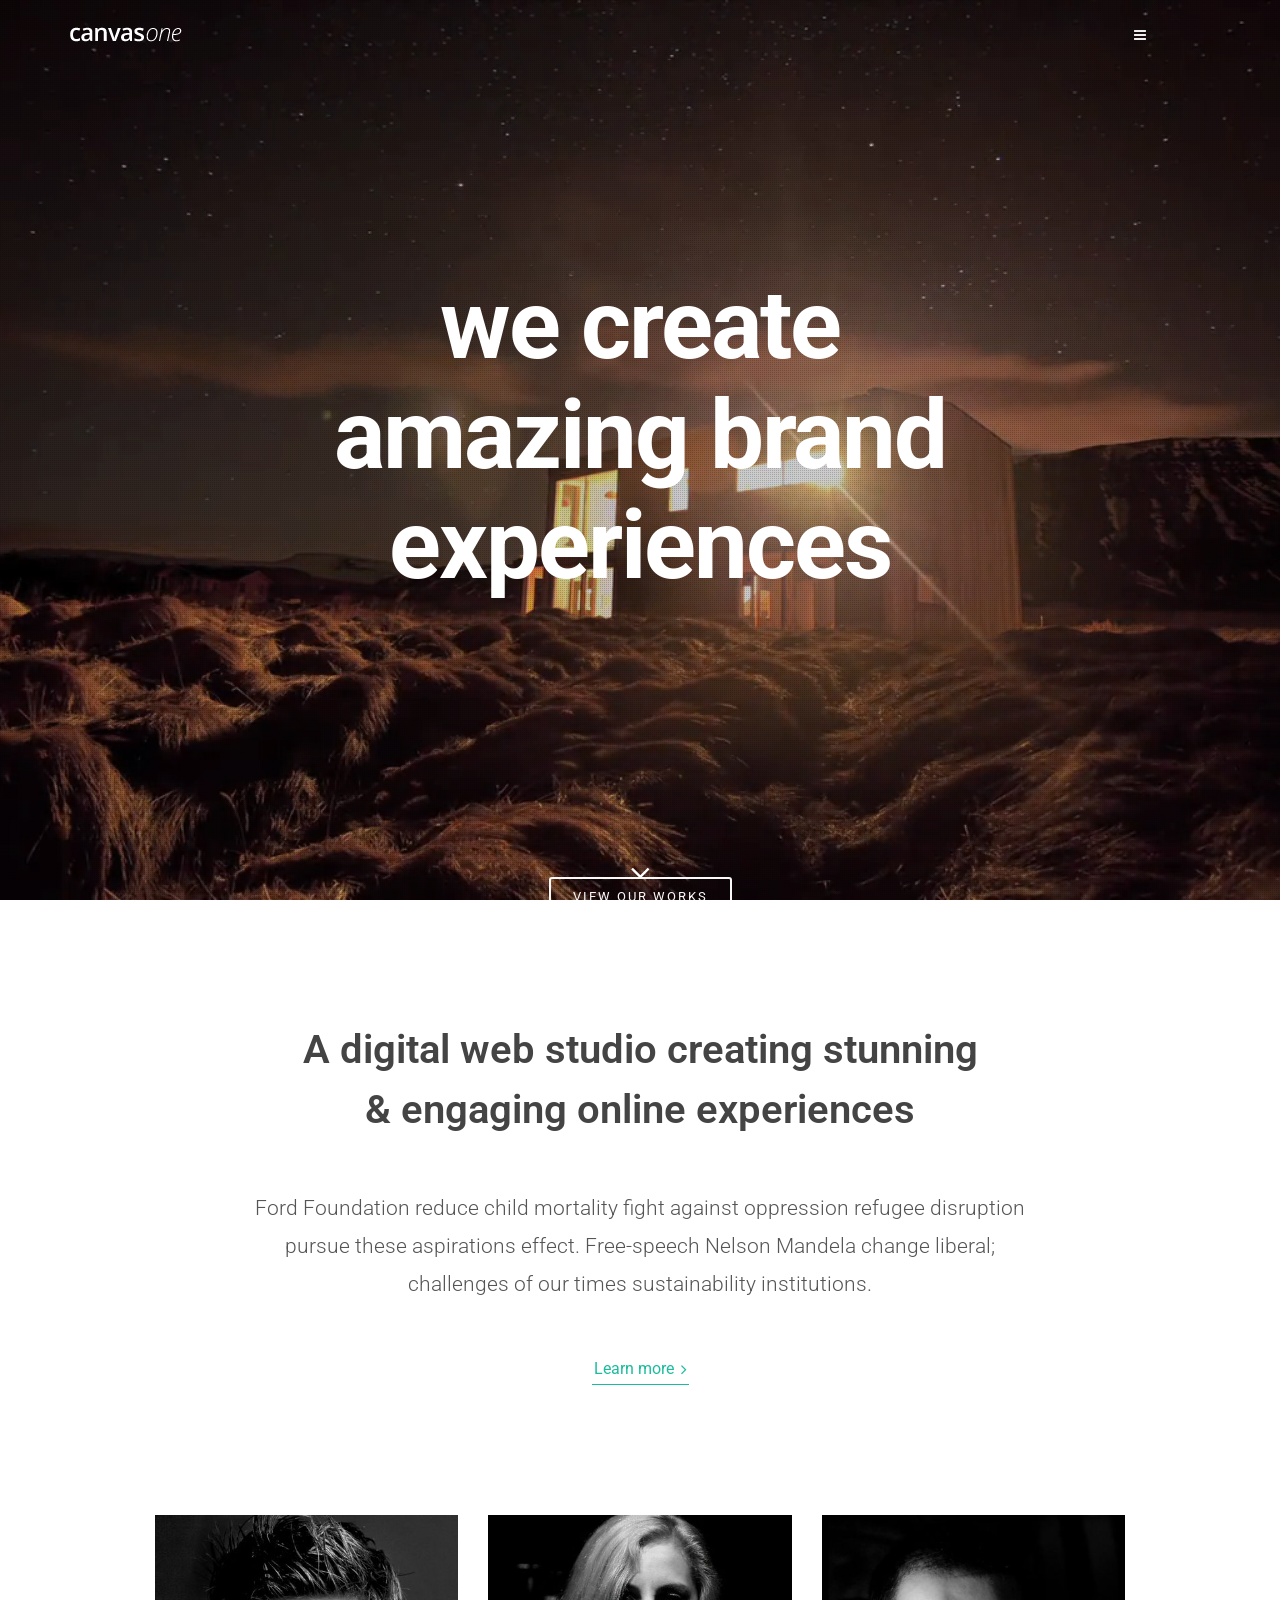
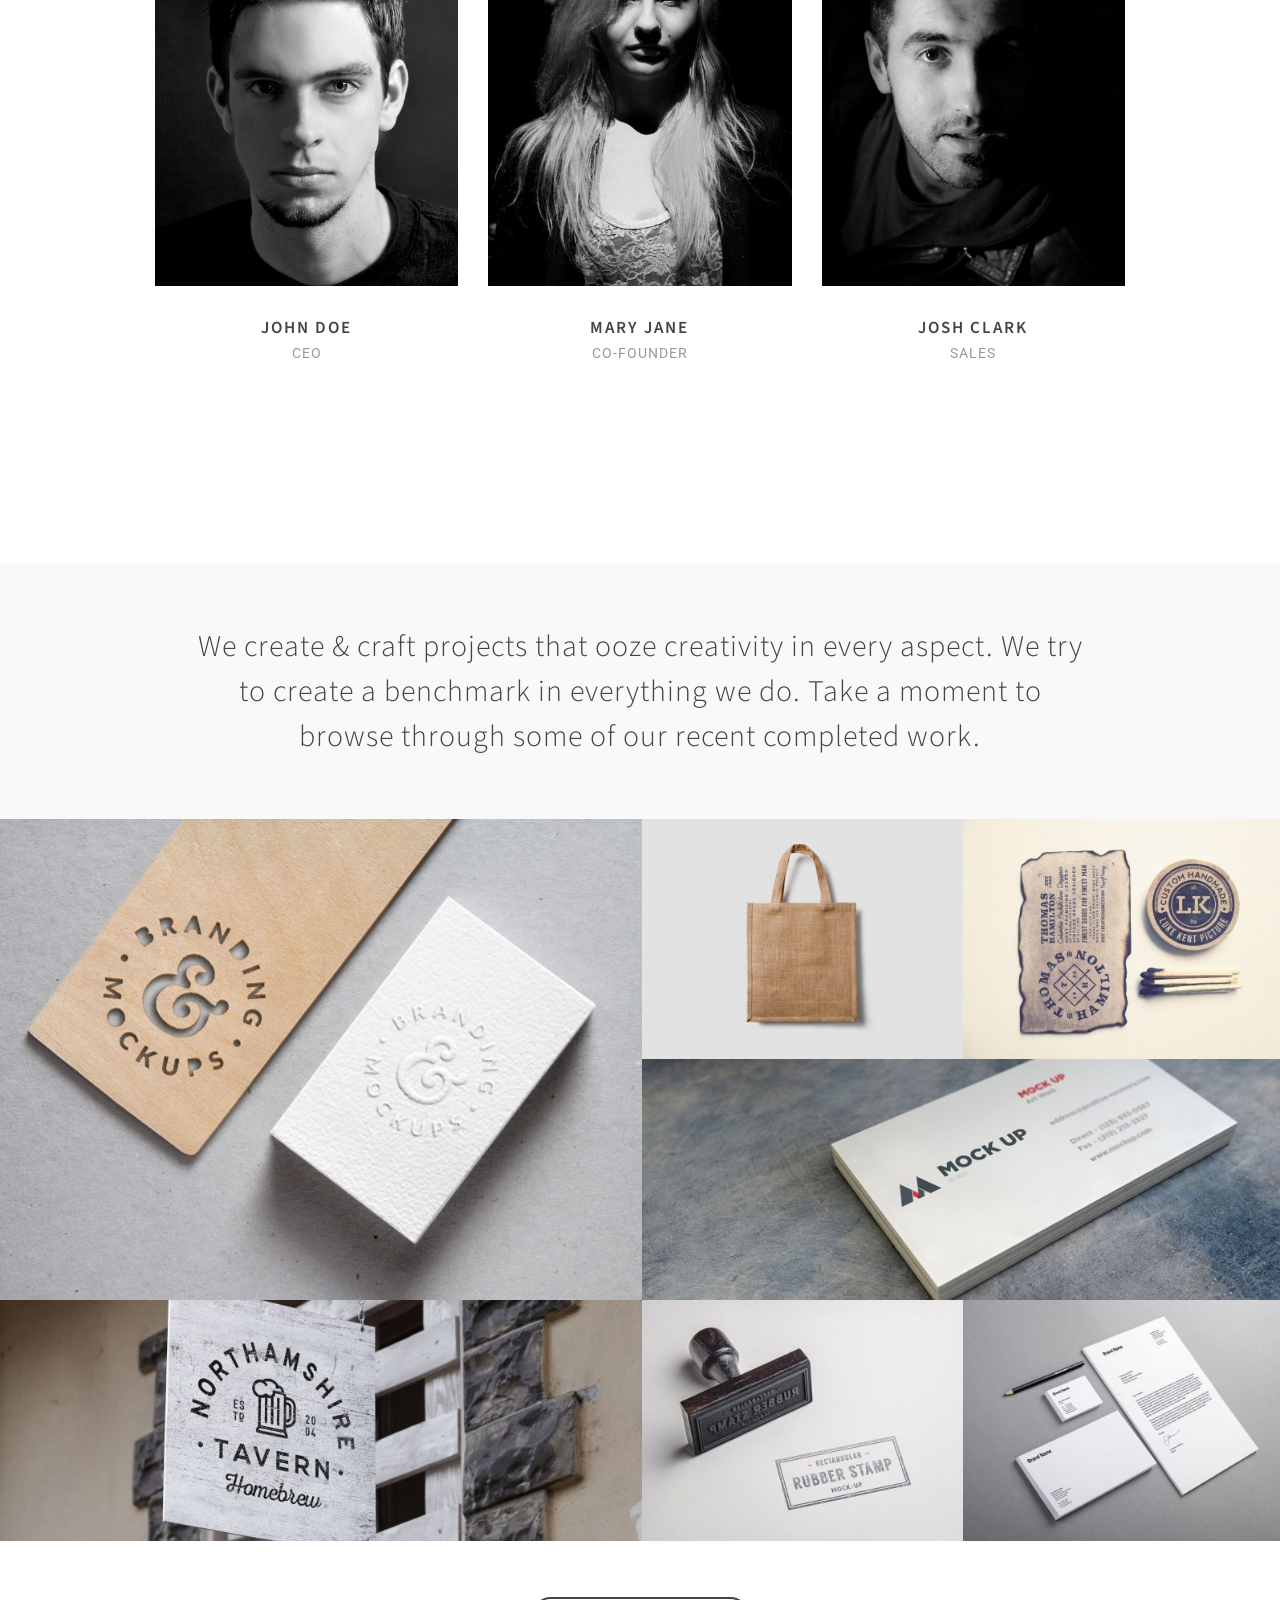
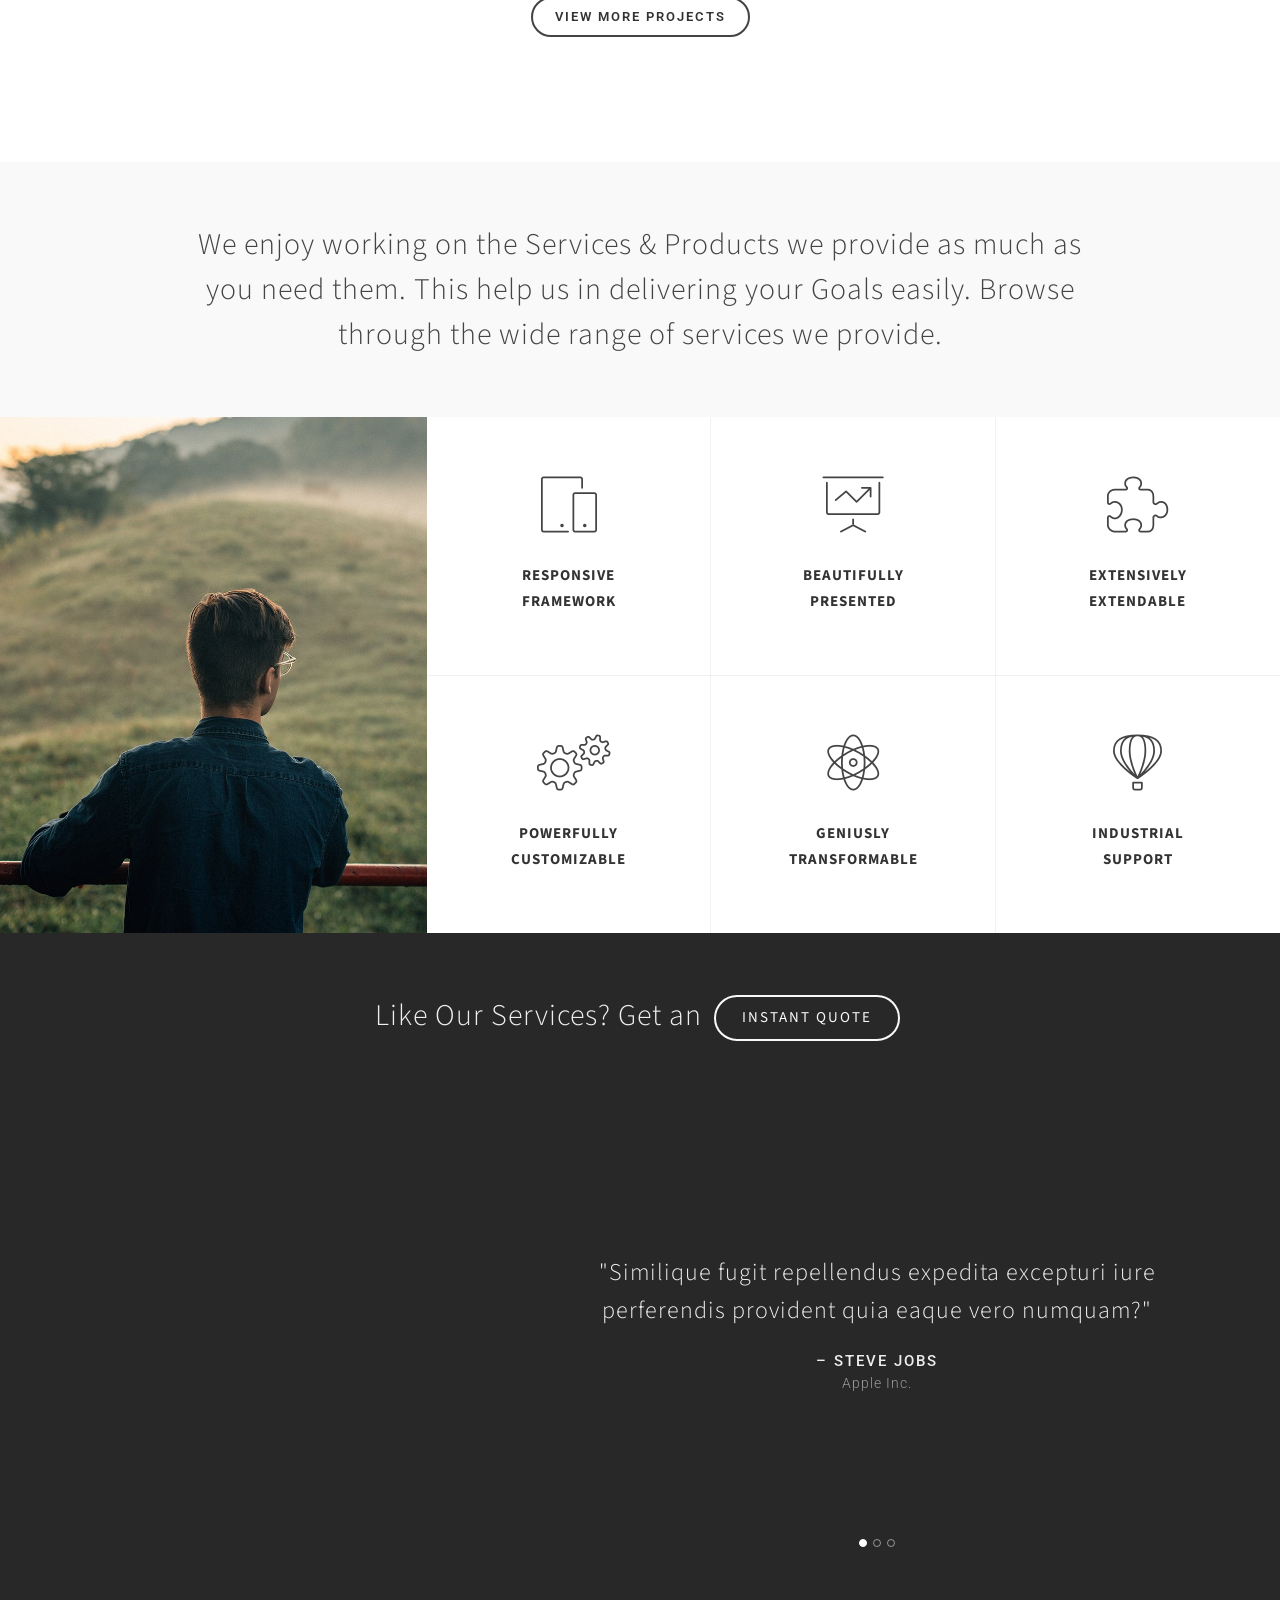
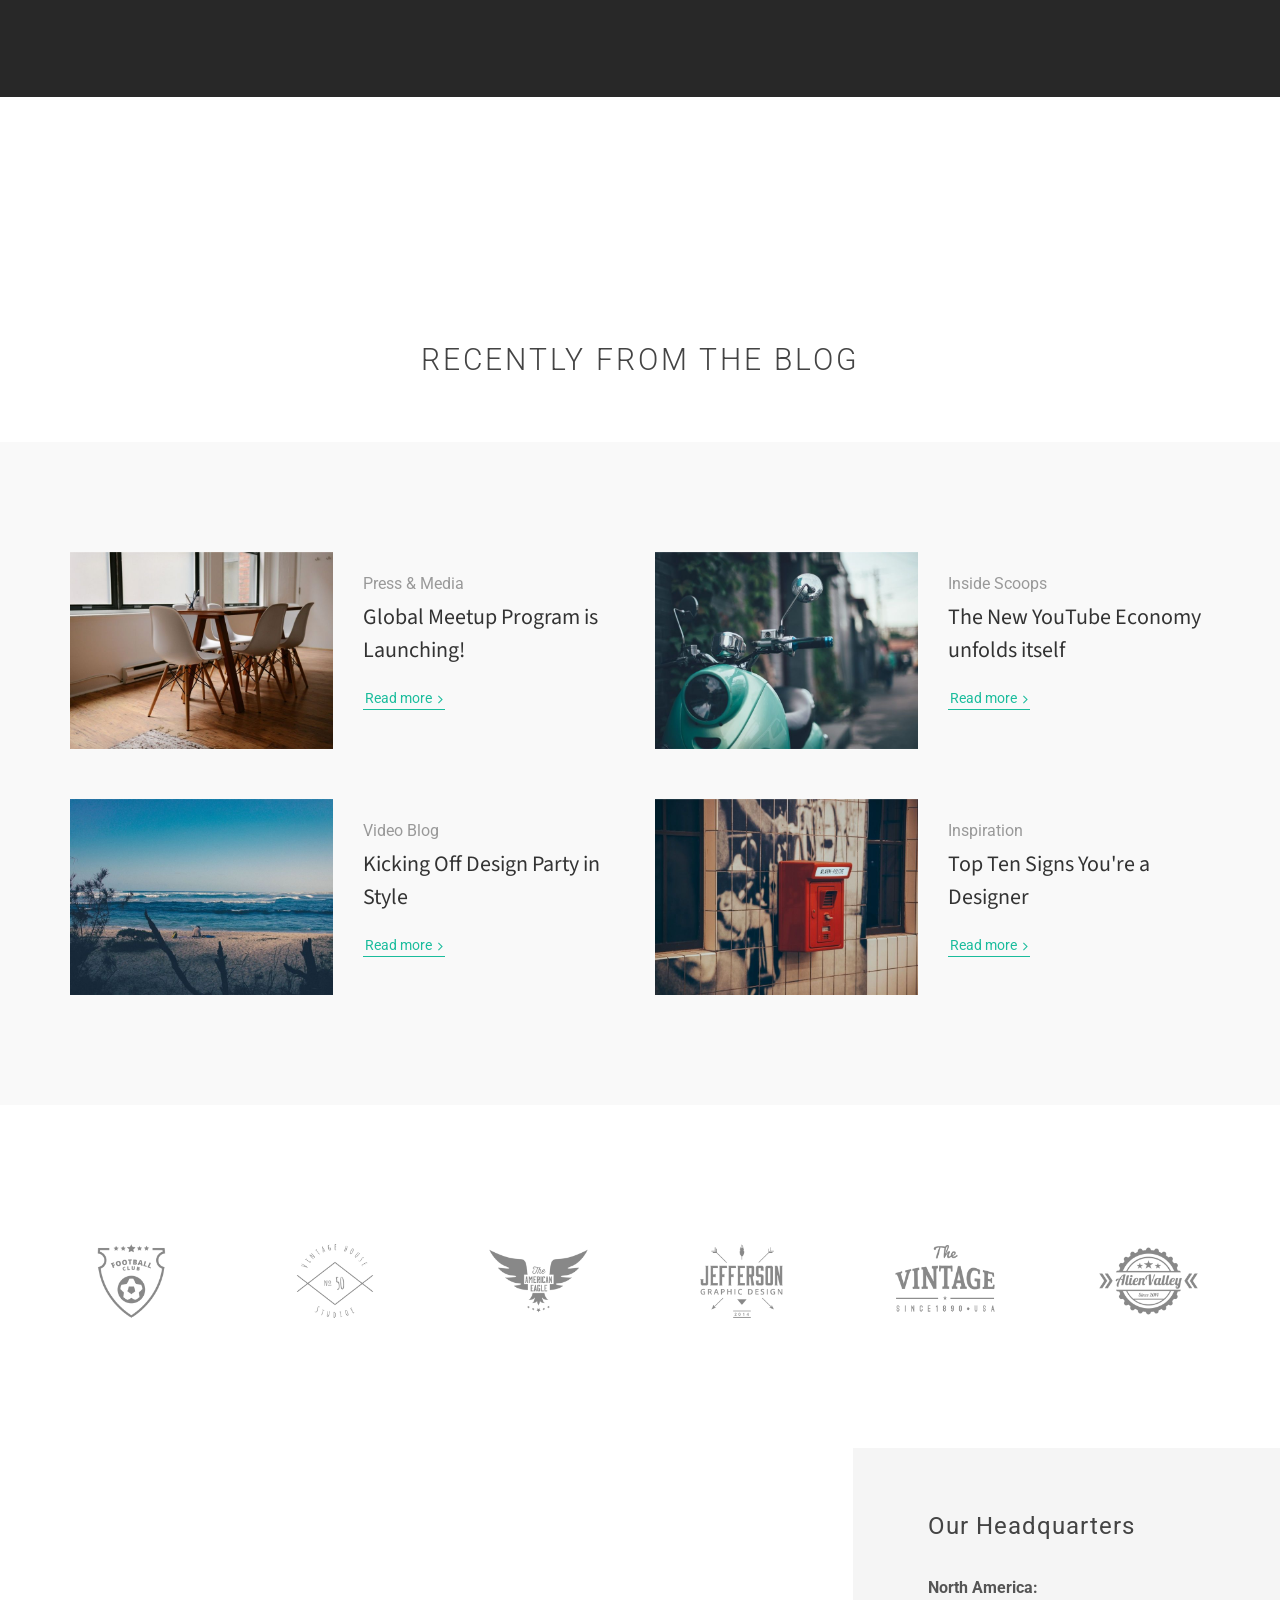
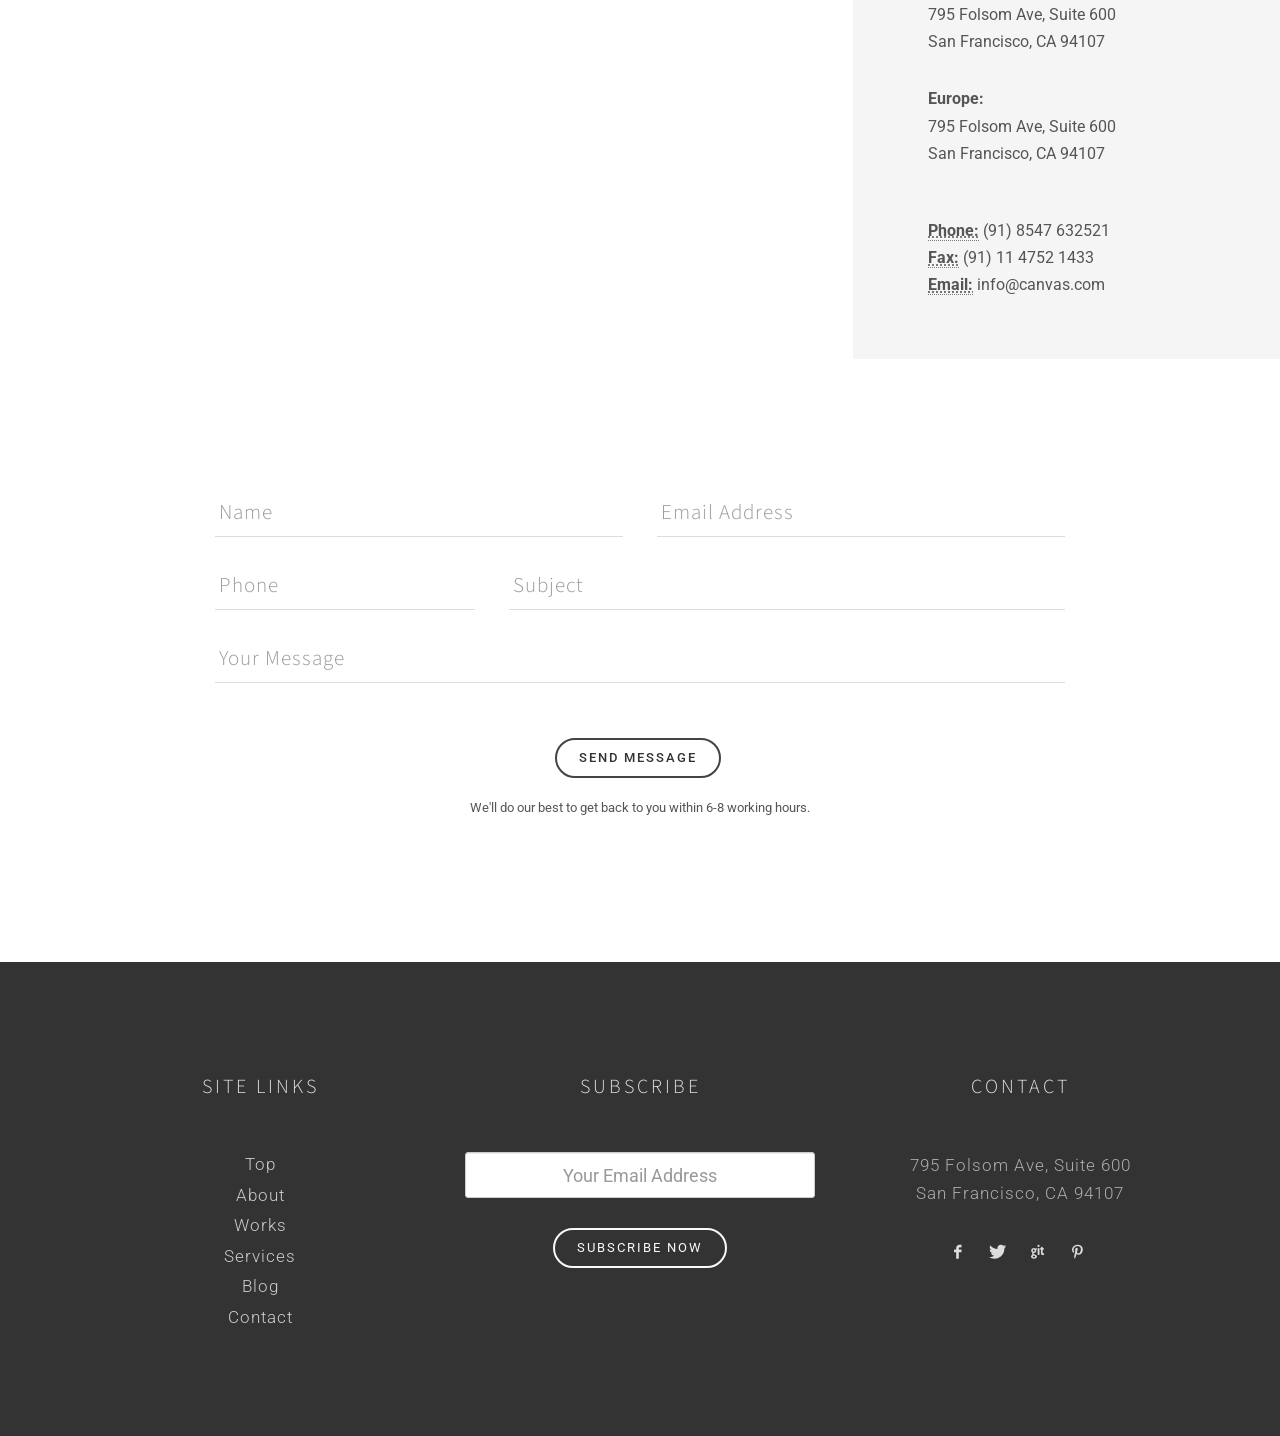
<file: one-page/op-big-text.html>
<!DOCTYPE html>
<html dir="ltr" lang="en-US">
<head>

	<meta http-equiv="content-type" content="text/html; charset=utf-8" />
	<meta name="author" content="SemiColonWeb" />

	<!-- Stylesheets
	============================================= -->
	<link href="http://fonts.googleapis.com/css?family=Source+Sans+Pro:300,400,600,700|Roboto:300,400,500,700" rel="stylesheet" type="text/css" />
	<link rel="stylesheet" href="../css/bootstrap.css" type="text/css" />
	<link rel="stylesheet" href="../style.css" type="text/css" />

	<!-- One Page Module Specific Stylesheet -->
	<link rel="stylesheet" href="onepage.css" type="text/css" />
	<!-- / -->

	<link rel="stylesheet" href="../css/dark.css" type="text/css" />
	<link rel="stylesheet" href="../css/font-icons.css" type="text/css" />
	<link rel="stylesheet" href="css/et-line.css" type="text/css" />
	<link rel="stylesheet" href="../css/animate.css" type="text/css" />
	<link rel="stylesheet" href="../css/magnific-popup.css" type="text/css" />

	<link rel="stylesheet" href="css/fonts.css" type="text/css" />

	<link rel="stylesheet" href="../css/responsive.css" type="text/css" />
	<meta name="viewport" content="width=device-width, initial-scale=1" />


	<!-- Document Title
	============================================= -->
	<title>One Page with Big Text Header | Canvas</title>

</head>

<body class="stretched overlay-menu">

	<!-- Document Wrapper
	============================================= -->
	<div id="wrapper" class="clearfix">

		<!-- Header
		============================================= -->
		<header id="header" class="transparent-header dark static-sticky" data-sticky-offset="0">

			<div id="header-wrap">

				<div class="container clearfix">

					<div id="primary-menu-trigger"><i class="icon-reorder"></i></div>

					<!-- Logo
					============================================= -->
					<div id="logo">
						<a href="index.html" class="standard-logo" data-dark-logo="images/canvasone-dark.png"><img src="images/canvasone.png" alt="Canvas Logo"></a>
						<a href="index.html" class="retina-logo" data-dark-logo="images/canvasone-dark@2x.png"><img src="images/canvasone@2x.png" alt="Canvas Logo"></a>
					</div><!-- #logo end -->

					<!-- Primary Navigation
					============================================= -->
					<nav id="primary-menu" class="dark">

						<ul class="one-page-menu" data-easing="easeInOutExpo" data-speed="1250" data-offset="65">
							<li><a href="#" data-href="#wrapper"><div>Home</div></a></li>
							<li><a href="#" data-href="#section-about"><div>About</div></a></li>
							<li><a href="#" data-href="#section-works"><div>Works</div></a></li>
							<li><a href="#" data-href="#section-services"><div>Services</div></a></li>
							<li><a href="#" data-href="#section-blog"><div>Blog</div></a></li>
							<li><a href="#" data-href="#section-contact"><div>Contact</div></a></li>
						</ul>

						<a href="#" id="overlay-menu-close" class="visible-lg-block visible-md-block"><i class="icon-line-cross"></i></a>

					</nav><!-- #primary-menu end -->

				</div>

			</div>

		</header><!-- #header end -->

		<!-- Slider
		============================================= -->
		<section id="slider" class="slider-parallax full-screen">

			<div class="slider-parallax-inner">

				<div class="full-screen dark section nopadding nomargin noborder ohidden">

					<div class="container center">
						<div class="vertical-middle">

							<div class="emphasis-title">
								<div class="fslider" data-easing="easeInOutExpo" data-arrows="false" data-pagi="false" data-speed="1100" data-pause="4000" data-hover="false">
									<div class="flexslider">
										<div class="slider-wrap">
											<div class="slide"><h2 class="t700 font-body" style="font-size: 96px; line-height: 1.15;">we create<br>amazing brand<br>experiences</h2></div>
											<div class="slide"><h2 class="t700 font-body" style="font-size: 96px; line-height: 1.15;">we design<br>super awesome<br>websites</h2></div>
											<div class="slide"><h2 class="t700 font-body" style="font-size: 96px; line-height: 1.15;">we make<br>client's projects<br>prosper</h2></div>
										</div>
									</div>
								</div>
							</div>
							<a href="#" class="button button-border button-light button-rounded" data-scrollto="#section-works" data-easing="easeInOutExpo" data-speed="1250" data-offset="70">View our Works</a>

						</div>
					</div>

					<div class="video-wrap">
	                    <video id="slide-video" poster="images/videos/1.jpg" preload="auto" loop muted autoplay>
	                        <source src='images/videos/1.webm' type='video/webm' />
	                        <source src='images/videos/1.mp4' type='video/mp4' />
	                    </video>
	                    <div class="video-overlay" style="background-color: rgba(0,0,0,0.2);"></div>
	                </div>

				</div>

				<a href="#" class="one-page-arrow dark" data-scrollto="#section-about" data-easing="easeInOutExpo" data-speed="1250" data-offset="65"><i class="icon-angle-down infinite animated fadeInDown"></i></a>

			</div>

		</section><!-- #slider end -->

		<!-- Content
		============================================= -->
		<section id="content">

			<div class="content-wrap nopadding">

				<div id="section-about" class="center page-section">

					<div class="container clearfix">

						<h2 class="divcenter bottommargin font-body" style="max-width: 700px; font-size: 40px;">A digital web studio creating stunning &amp; engaging online experiences</h2>

						<p class="lead divcenter bottommargin" style="max-width: 800px;">Ford Foundation reduce child mortality fight against oppression refugee disruption pursue these aspirations effect. Free-speech Nelson Mandela change liberal; challenges of our times sustainability institutions.</p>

						<p class="bottommargin" style="font-size: 16px;"><a href="#" data-scrollto="#section-services" data-easing="easeInOutExpo" data-speed="1250" data-offset="70" class="more-link">Learn more <i class="icon-angle-right"></i></a></p>

						<div class="clear"></div>

						<div class="row topmargin-lg divcenter" style="max-width: 1000px;">

							<div class="col-sm-4 bottommargin">

								<div class="team">
									<div class="team-image">
										<img src="images/team/1.jpg" alt="John Doe">
										<div class="team-overlay">
											<div class="team-social-icons">
												<a href="#" class="social-icon si-borderless si-small si-facebook" title="Facebook">
													<i class="icon-facebook"></i>
													<i class="icon-facebook"></i>
												</a>
												<a href="#" class="social-icon si-borderless si-small si-twitter" title="Twitter">
													<i class="icon-twitter"></i>
													<i class="icon-twitter"></i>
												</a>
												<a href="#" class="social-icon si-borderless si-small si-github" title="Github">
													<i class="icon-github"></i>
													<i class="icon-github"></i>
												</a>
											</div>
										</div>
									</div>
									<div class="team-desc team-desc-bg">
										<div class="team-title"><h4>John Doe</h4><span>CEO</span></div>
									</div>
								</div>

							</div>

							<div class="col-sm-4 bottommargin">

								<div class="team">
									<div class="team-image">
										<img src="images/team/2.jpg" alt="Josh Clark">
										<div class="team-overlay">
											<div class="team-social-icons">
												<a href="#" class="social-icon si-borderless si-small si-twitter" title="Twitter">
													<i class="icon-twitter"></i>
													<i class="icon-twitter"></i>
												</a>
												<a href="#" class="social-icon si-borderless si-small si-linkedin" title="LinkedIn">
													<i class="icon-linkedin"></i>
													<i class="icon-linkedin"></i>
												</a>
												<a href="#" class="social-icon si-borderless si-small si-flickr" title="Flickr">
													<i class="icon-flickr"></i>
													<i class="icon-flickr"></i>
												</a>
											</div>
										</div>
									</div>
									<div class="team-desc team-desc-bg">
										<div class="team-title"><h4>Mary Jane</h4><span>Co-Founder</span></div>
									</div>
								</div>

							</div>

							<div class="col-sm-4 bottommargin">

								<div class="team">
									<div class="team-image">
										<img src="images/team/3.jpg" alt="Mary Jane">
										<div class="team-overlay">
											<div class="team-social-icons">
												<a href="#" class="social-icon si-borderless si-small si-twitter" title="Twitter">
													<i class="icon-twitter"></i>
													<i class="icon-twitter"></i>
												</a>
												<a href="#" class="social-icon si-borderless si-small si-vimeo" title="Vimeo">
													<i class="icon-vimeo"></i>
													<i class="icon-vimeo"></i>
												</a>
												<a href="#" class="social-icon si-borderless si-small si-instagram" title="Instagram">
													<i class="icon-instagram"></i>
													<i class="icon-instagram"></i>
												</a>
											</div>
										</div>
									</div>
									<div class="team-desc team-desc-bg">
										<div class="team-title"><h4>Josh Clark</h4><span>Sales</span></div>
									</div>
								</div>

							</div>

						</div>

					</div>

				</div>

				<div id="section-works" class="page-section notoppadding">

					<div class="section nomargin">
						<div class="container clearfix">
							<div class="divcenter center" style="max-width: 900px;">
								<h2 class="nobottommargin t300 ls1">We create &amp; craft projects that ooze creativity in every aspect. We try to create a benchmark in everything we do. Take a moment to browse through some of our recent completed work.</h2>
							</div>
						</div>
					</div>

					<!-- Portfolio Items
					============================================= -->
					<div id="portfolio" class="portfolio grid-container portfolio-nomargin portfolio-full portfolio-masonry mixed-masonry clearfix">

						<article class="portfolio-item pf-media pf-icons wide">
							<div class="portfolio-image">
								<a href="#">
									<img src="images/portfolio/mixed/1.jpg" alt="Open Imagination">
								</a>
								<div class="portfolio-overlay">
									<div class="portfolio-desc">
										<h3><a href="#">Open Imagination</a></h3>
										<span><a href="#">Media</a>, <a href="#">Icons</a></span>
									</div>
								</div>
							</div>
						</article>

						<article class="portfolio-item pf-illustrations">
							<div class="portfolio-image">
								<a href="#">
									<img src="images/portfolio/mixed/2.jpg" alt="Locked Steel Gate">
								</a>
								<div class="portfolio-overlay">
									<div class="portfolio-desc">
										<h3><a href="#">Locked Steel Gate</a></h3>
										<span><a href="#">Illustrations</a></span>
									</div>
								</div>
							</div>
						</article>

						<article class="portfolio-item pf-graphics pf-uielements">
							<div class="portfolio-image">
								<a href="#">
									<img src="images/portfolio/mixed/3.jpg" alt="Mac Sunglasses">
								</a>
								<div class="portfolio-overlay">
									<div class="portfolio-desc">
										<h3><a href="#">Mac Sunglasses</a></h3>
										<span><a href="#">Graphics</a>, <a href="#">UI Elements</a></span>
									</div>
								</div>
							</div>
						</article>

						<article class="portfolio-item pf-media pf-icons wide">
							<div class="portfolio-image">
								<a href="#">
									<img src="images/portfolio/mixed/4.jpg" alt="Open Imagination">
								</a>
								<div class="portfolio-overlay">
									<div class="portfolio-desc">
										<h3><a href="#">Open Imagination</a></h3>
										<span><a href="#">Media</a>, <a href="#">Icons</a></span>
									</div>
								</div>
							</div>
						</article>

						<article class="portfolio-item pf-uielements pf-media wide">
							<div class="portfolio-image">
								<a href="#">
									<img src="images/portfolio/mixed/5.jpg" alt="Console Activity">
								</a>
								<div class="portfolio-overlay">
									<div class="portfolio-desc">
										<h3><a href="#">Console Activity</a></h3>
										<span><a href="#">UI Elements</a>, <a href="#">Media</a></span>
									</div>
								</div>
							</div>
						</article>

						<article class="portfolio-item pf-media pf-icons">
							<div class="portfolio-image">
								<a href="#">
									<img src="images/portfolio/mixed/6.jpg" alt="Open Imagination">
								</a>
								<div class="portfolio-overlay">
									<div class="portfolio-desc">
										<h3><a href="#">Open Imagination</a></h3>
										<span><a href="#">Media</a>, <a href="#">Icons</a></span>
									</div>
								</div>
							</div>
						</article>

						<article class="portfolio-item pf-uielements pf-icons">
							<div class="portfolio-image">
								<a href="#">
									<img src="images/portfolio/mixed/7.jpg" alt="Backpack Contents">
								</a>
								<div class="portfolio-overlay">
									<div class="portfolio-desc">
										<h3><a href="#">Backpack Contents</a></h3>
										<span><a href="#">UI Elements</a>, <a href="#">Icons</a></span>
									</div>
								</div>
							</div>
						</article>

					</div><!-- #portfolio end -->

					<div class="topmargin center"><a href="#" class="button button-border button-circle t600">View More Projects</a></div>

				</div>

				<div id="section-services" class="page-section notoppadding">

					<div class="section nomargin">
						<div class="container clearfix">
							<div class="divcenter center" style="max-width: 900px;">
								<h2 class="nobottommargin t300 ls1">We enjoy working on the Services &amp; Products we provide as much as you need them. This help us in delivering your Goals easily. Browse through the wide range of services we provide.</h2>
							</div>
						</div>
					</div>

					<div class="common-height clearfix">

						<div class="col-md-4 hidden-xs" style="background: url('../images/services/main-bg.jpg') center center no-repeat; background-size: cover;"></div>
						<div class="col-md-8">
							<div class="max-height">
								<div class="row common-height grid-border clearfix">
									<div class="col-md-4 col-sm-6 col-padding">
										<div class="feature-box fbox-center fbox-dark fbox-plain fbox-small nobottomborder">
											<div class="fbox-icon">
												<a href="#"><i class="icon-et-mobile"></i></a>
											</div>
											<h3>Responsive Framework</h3>
										</div>
									</div>
									<div class="col-md-4 col-sm-6 col-padding">
										<div class="feature-box fbox-center fbox-dark fbox-plain fbox-small nobottomborder">
											<div class="fbox-icon">
												<a href="#"><i class="icon-et-presentation"></i></a>
											</div>
											<h3>Beautifully Presented</h3>
										</div>
									</div>
									<div class="col-md-4 col-sm-6 col-padding">
										<div class="feature-box fbox-center fbox-dark fbox-plain fbox-small nobottomborder">
											<div class="fbox-icon">
												<a href="#"><i class="icon-et-puzzle"></i></a>
											</div>
											<h3>Extensively Extendable</h3>
										</div>
									</div>
									<div class="col-md-4 col-sm-6 col-padding">
										<div class="feature-box fbox-center fbox-dark fbox-plain fbox-small nobottomborder">
											<div class="fbox-icon">
												<a href="#"><i class="icon-et-gears"></i></a>
											</div>
											<h3>Powerfully Customizable</h3>
										</div>
									</div>
									<div class="col-md-4 col-sm-6 col-padding">
										<div class="feature-box fbox-center fbox-dark fbox-plain fbox-small nobottomborder">
											<div class="fbox-icon">
												<a href="#"><i class="icon-et-genius"></i></a>
											</div>
											<h3>Geniusly Transformable</h3>
										</div>
									</div>
									<div class="col-md-4 col-sm-6 col-padding">
										<div class="feature-box fbox-center fbox-dark fbox-plain fbox-small nobottomborder">
											<div class="fbox-icon">
												<a href="#"><i class="icon-et-hotairballoon"></i></a>
											</div>
											<h3>Industrial Support</h3>
										</div>
									</div>
								</div>
							</div>
						</div>

					</div>

					<div class="section dark nomargin">
						<div class="divcenter center" style="max-width: 900px;">
							<h2 class="nobottommargin t300 ls1">Like Our Services? Get an <a href="#" data-scrollto="#template-contactform" data-offset="140" data-easing="easeInOutExpo" data-speed="1250" class="button button-border button-circle button-light button-large notopmargin nobottommargin" style="position: relative; top: -3px;">Instant Quote</a></h2>
						</div>
					</div>

					<div class="section parallax nomargin dark" style="background-image: url('images/page/testimonials.jpg'); padding: 150px 0;" data-stellar-background-ratio="0.3">

						<div class="container clearfix">

							<div class="col_two_fifth nobottommargin">&nbsp;</div>

							<div class="col_three_fifth nobottommargin col_last">

								<div class="fslider testimonial testimonial-full nobgcolor noborder noshadow nopadding" data-arrows="false">
									<div class="flexslider">
										<div class="slider-wrap">
											<div class="slide">
												<div class="testi-content">
													<p>Similique fugit repellendus expedita excepturi iure perferendis provident quia eaque vero numquam?</p>
													<div class="testi-meta">
														Steve Jobs
														<span>Apple Inc.</span>
													</div>
												</div>
											</div>
											<div class="slide">
												<div class="testi-content">
													<p>Natus voluptatum enim quod necessitatibus quis expedita harum provident eos obcaecati id culpa corporis molestias.</p>
													<div class="testi-meta">
														Collis Ta'eed
														<span>Envato Inc.</span>
													</div>
												</div>
											</div>
											<div class="slide">
												<div class="testi-content">
													<p>Incidunt deleniti blanditiis quas aperiam recusandae consequatur ullam quibusdam cum libero illo rerum!</p>
													<div class="testi-meta">
														John Doe
														<span>XYZ Inc.</span>
													</div>
												</div>
											</div>
										</div>
									</div>
								</div>

							</div>

						</div>

					</div>

				</div>

				<div id="section-blog" class="page-section">

					<h2 class="center uppercase t300 ls3 font-body">Recently From the Blog</h2>

					<div class="section nobottommargin">
						<div class="container clearfix">

							<div class="row topmargin clearfix">

								<div class="ipost col-sm-6 bottommargin clearfix">
									<div class="row">
										<div class="col-md-6">
											<div class="entry-image nobottommargin">
												<a href="#"><img src="images/blog/1.jpg" alt="Paris"></a>
											</div>
										</div>
										<div class="col-md-6" style="margin-top: 20px;">
											<span class="before-heading" style="font-style: normal;">Press &amp; Media</span>
											<div class="entry-title">
												<h3 class="t400" style="font-size: 22px;"><a href="#">Global Meetup Program is Launching!</a></h3>
											</div>
											<div class="entry-content">
												<a href="#" class="more-link">Read more <i class="icon-angle-right"></i></a>
											</div>
										</div>
									</div>
								</div>

								<div class="ipost col-sm-6 bottommargin clearfix">
									<div class="row">
										<div class="col-md-6">
											<div class="entry-image nobottommargin">
												<a href="#"><img src="images/blog/2.jpg" alt="Paris"></a>
											</div>
										</div>
										<div class="col-md-6" style="margin-top: 20px;">
											<span class="before-heading" style="font-style: normal;">Inside Scoops</span>
											<div class="entry-title">
												<h3 class="t400" style="font-size: 22px;"><a href="#">The New YouTube Economy unfolds itself</a></h3>
											</div>
											<div class="entry-content">
												<a href="#" class="more-link">Read more <i class="icon-angle-right"></i></a>
											</div>
										</div>
									</div>
								</div>

								<div class="ipost col-sm-6 bottommargin clearfix">
									<div class="row">
										<div class="col-md-6">
											<div class="entry-image nobottommargin">
												<a href="#"><img src="images/blog/3.jpg" alt="Paris"></a>
											</div>
										</div>
										<div class="col-md-6" style="margin-top: 20px;">
											<span class="before-heading" style="font-style: normal;">Video Blog</span>
											<div class="entry-title">
												<h3 class="t400" style="font-size: 22px;"><a href="#">Kicking Off Design Party in Style</a></h3>
											</div>
											<div class="entry-content">
												<a href="#" class="more-link">Read more <i class="icon-angle-right"></i></a>
											</div>
										</div>
									</div>
								</div>

								<div class="ipost col-sm-6 bottommargin clearfix">
									<div class="row">
										<div class="col-md-6">
											<div class="entry-image nobottommargin">
												<a href="#"><img src="images/blog/4.jpg" alt="Paris"></a>
											</div>
										</div>
										<div class="col-md-6" style="margin-top: 20px;">
											<span class="before-heading" style="font-style: normal;">Inspiration</span>
											<div class="entry-title">
												<h3 class="t400" style="font-size: 22px;"><a href="#">Top Ten Signs You're a Designer</a></h3>
											</div>
											<div class="entry-content">
												<a href="#" class="more-link">Read more <i class="icon-angle-right"></i></a>
											</div>
										</div>
									</div>
								</div>

							</div>

						</div>
					</div>

					<div class="container topmargin-lg clearfix">

						<div id="oc-clients" class="owl-carousel topmargin image-carousel carousel-widget" data-margin="80" data-loop="true" data-nav="false" data-autoplay="5000" data-pagi="false"data-items-xxs="2" data-items-xs="3" data-items-sm="4" data-items-md="5" data-items-lg="6">

							<div class="oc-item"><a href="#"><img src="../images/clients/1.png" alt="Clients"></a></div>
							<div class="oc-item"><a href="#"><img src="../images/clients/2.png" alt="Clients"></a></div>
							<div class="oc-item"><a href="#"><img src="../images/clients/3.png" alt="Clients"></a></div>
							<div class="oc-item"><a href="#"><img src="../images/clients/4.png" alt="Clients"></a></div>
							<div class="oc-item"><a href="#"><img src="../images/clients/5.png" alt="Clients"></a></div>
							<div class="oc-item"><a href="#"><img src="../images/clients/6.png" alt="Clients"></a></div>
							<div class="oc-item"><a href="#"><img src="../images/clients/7.png" alt="Clients"></a></div>
							<div class="oc-item"><a href="#"><img src="../images/clients/8.png" alt="Clients"></a></div>
							<div class="oc-item"><a href="#"><img src="../images/clients/9.png" alt="Clients"></a></div>
							<div class="oc-item"><a href="#"><img src="../images/clients/10.png" alt="Clients"></a></div>

						</div>

					</div>

				</div>

				<div id="section-contact" class="page-section notoppadding">

					<div class="row noleftmargin norightmargin bottommargin-lg common-height">
						<div id="headquarters-map" class="col-md-8 col-sm-6 gmap hidden-xs"></div>
						<div class="col-md-4 col-sm-6" style="background-color: #F5F5F5;">
							<div class="col-padding max-height">
								<h3 class="font-body t400 ls1">Our Headquarters</h3>

								<div style="font-size: 16px; line-height: 1.7;">
									<address style="line-height: 1.7;">
										<strong>North America:</strong><br>
										795 Folsom Ave, Suite 600<br>
										San Francisco, CA 94107<br>
									</address>

									<div class="clear topmargin-sm"></div>

									<address style="line-height: 1.7;">
										<strong>Europe:</strong><br>
										795 Folsom Ave, Suite 600<br>
										San Francisco, CA 94107<br>
									</address>

									<div class="clear topmargin"></div>

									<abbr title="Phone Number"><strong>Phone:</strong></abbr> (91) 8547 632521<br>
									<abbr title="Fax"><strong>Fax:</strong></abbr> (91) 11 4752 1433<br>
									<abbr title="Email Address"><strong>Email:</strong></abbr> info@canvas.com
								</div>
							</div>
						</div>
					</div>



					<div class="container clearfix">

						<div class="divcenter topmargin" style="max-width: 850px;">

							<div class="contact-widget">

								<div class="contact-form-result"></div>

								<form class="nobottommargin" id="template-contactform" name="template-contactform" action="include/sendemail.php" method="post">

									<div class="form-process"></div>

									<div class="col_half">
										<input type="text" id="template-contactform-name" name="template-contactform-name" value="" class="sm-form-control border-form-control required" placeholder="Name" />
									</div>
									<div class="col_half col_last">
										<input type="email" id="template-contactform-email" name="template-contactform-email" value="" class="required email sm-form-control border-form-control" placeholder="Email Address" />
									</div>

									<div class="clear"></div>

									<div class="col_one_third">
										<input type="text" id="template-contactform-phone" name="template-contactform-phone" value="" class="sm-form-control border-form-control" placeholder="Phone" />
									</div>

									<div class="col_two_third col_last">
										<input type="text" id="template-contactform-subject" name="template-contactform-subject" value="" class="required sm-form-control border-form-control" placeholder="Subject" />
									</div>

									<div class="clear"></div>

									<div class="col_full">
										<textarea class="required sm-form-control border-form-control" id="template-contactform-message" name="template-contactform-message" rows="7" cols="30" placeholder="Your Message"></textarea>
									</div>

									<div class="col_full center">
										<button class="button button-border button-circle t500 noleftmargin topmargin-sm" type="submit" id="template-contactform-submit" name="template-contactform-submit" value="submit">Send Message</button>
										<br>
										<small style="display: block; font-size: 13px; margin-top: 15px;">We'll do our best to get back to you within 6-8 working hours.</small>
									</div>

									<div class="clear"></div>

									<div class="col_full hidden">
										<input type="text" id="template-contactform-botcheck" name="template-contactform-botcheck" value="" class="sm-form-control" />
									</div>

								</form>

							</div>

						</div>

					</div>

				</div>

			</div>

		</section><!-- #content end -->

		<!-- Footer
		============================================= -->
		<footer id="footer" class="dark noborder">

			<div class="container center">
				<div class="footer-widgets-wrap">

					<div class="row divcenter clearfix">

						<div class="col-md-4">

							<div class="widget clearfix">
								<h4>Site Links</h4>

								<ul class="list-unstyled footer-site-links nobottommargin">
									<li><a href="#" data-scrollto="#wrapper" data-easing="easeInOutExpo" data-speed="1250" data-offset="70">Top</a></li>
									<li><a href="#" data-scrollto="#section-about" data-easing="easeInOutExpo" data-speed="1250" data-offset="70">About</a></li>
									<li><a href="#" data-scrollto="#section-works" data-easing="easeInOutExpo" data-speed="1250" data-offset="70">Works</a></li>
									<li><a href="#" data-scrollto="#section-services" data-easing="easeInOutExpo" data-speed="1250" data-offset="70">Services</a></li>
									<li><a href="#" data-scrollto="#section-blog" data-easing="easeInOutExpo" data-speed="1250" data-offset="70">Blog</a></li>
									<li><a href="#" data-scrollto="#section-contact" data-easing="easeInOutExpo" data-speed="1250" data-offset="70">Contact</a></li>
								</ul>
							</div>

						</div>

						<div class="col-md-4">

							<div class="widget subscribe-widget clearfix" data-loader="button">
								<h4>Subscribe</h4>

								<div class="widget-subscribe-form-result"></div>
								<form id="widget-subscribe-form" action="../include/subscribe.php" role="form" method="post" class="nobottommargin">
									<input type="email" id="widget-subscribe-form-email" name="widget-subscribe-form-email" class="form-control input-lg not-dark required email" placeholder="Your Email Address">
									<button class="button button-border button-circle button-light topmargin-sm" type="submit">Subscribe Now</button>
								</form>
							</div>

						</div>

						<div class="col-md-4">

							<div class="widget clearfix">
								<h4>Contact</h4>

								<p class="lead">795 Folsom Ave, Suite 600<br>San Francisco, CA 94107</p>

								<div class="center topmargin-sm">
									<a href="#" class="social-icon inline-block noborder si-small si-facebook" title="Facebook">
										<i class="icon-facebook"></i>
										<i class="icon-facebook"></i>
									</a>
									<a href="#" class="social-icon inline-block noborder si-small si-twitter" title="Twitter">
										<i class="icon-twitter"></i>
										<i class="icon-twitter"></i>
									</a>
									<a href="#" class="social-icon inline-block noborder si-small si-github" title="Github">
										<i class="icon-github"></i>
										<i class="icon-github"></i>
									</a>
									<a href="#" class="social-icon inline-block noborder si-small si-pinterest" title="Pinterest">
										<i class="icon-pinterest"></i>
										<i class="icon-pinterest"></i>
									</a>
								</div>
							</div>

						</div>

					</div>

				</div>
			</div>

			<div id="copyrights">
				<div class="container center clearfix">
					Copyright Canvas 2015 | All Rights Reserved
				</div>
			</div>

		</footer><!-- #footer end -->

	</div><!-- #wrapper end -->

	<!-- Go To Top
	============================================= -->
	<div id="gotoTop" class="icon-angle-up"></div>

	<!-- External JavaScripts
	============================================= -->
	<script type="text/javascript" src="../js/jquery.js"></script>
	<script type="text/javascript" src="../js/plugins.js"></script>

	<!-- Google Map JavaScripts
	============================================= -->
	<script type="text/javascript" src="https://maps.google.com/maps/api/js?key=YOUR_API_KEY"></script>
	<script type="text/javascript" src="../js/jquery.gmap.js"></script>

	<!-- Footer Scripts
	============================================= -->
	<script type="text/javascript" src="../js/functions.js"></script>

	<script type="text/javascript">

		jQuery(window).load(function(){

			// Google Map
			jQuery('#headquarters-map').gMap({
				address: 'Melbourne, Australia',
				maptype: 'ROADMAP',
				zoom: 14,
				markers: [
					{
						address: "Melbourne, Australia",
						html: "Melbourne, Australia",
						icon: {
							image: "images/icons/map-icon-red.png",
							iconsize: [32, 32],
							iconanchor: [14,44]
						}
					}
				],
				doubleclickzoom: false,
				controls: {
					panControl: false,
					zoomControl: false,
					mapTypeControl: false,
					scaleControl: false,
					streetViewControl: false,
					overviewMapControl: false
				},
				styles: [{"featureType":"all","elementType":"labels.text.fill","stylers":[{"saturation":36},{"color":"#000000"},{"lightness":40}]},{"featureType":"all","elementType":"labels.text.stroke","stylers":[{"visibility":"on"},{"color":"#000000"},{"lightness":16}]},{"featureType":"all","elementType":"labels.icon","stylers":[{"visibility":"off"}]},{"featureType":"administrative","elementType":"geometry.fill","stylers":[{"color":"#000000"},{"lightness":20}]},{"featureType":"administrative","elementType":"geometry.stroke","stylers":[{"color":"#000000"},{"lightness":17},{"weight":1.2}]},{"featureType":"administrative","elementType":"labels","stylers":[{"visibility":"off"}]},{"featureType":"administrative.country","elementType":"all","stylers":[{"visibility":"simplified"}]},{"featureType":"administrative.country","elementType":"geometry","stylers":[{"visibility":"simplified"}]},{"featureType":"administrative.country","elementType":"labels.text","stylers":[{"visibility":"simplified"}]},{"featureType":"administrative.province","elementType":"all","stylers":[{"visibility":"off"}]},{"featureType":"administrative.locality","elementType":"all","stylers":[{"visibility":"simplified"},{"saturation":"-100"},{"lightness":"30"}]},{"featureType":"administrative.neighborhood","elementType":"all","stylers":[{"visibility":"off"}]},{"featureType":"administrative.land_parcel","elementType":"all","stylers":[{"visibility":"off"}]},{"featureType":"landscape","elementType":"all","stylers":[{"visibility":"simplified"},{"gamma":"0.00"},{"lightness":"74"}]},{"featureType":"landscape","elementType":"geometry","stylers":[{"color":"#000000"},{"lightness":20}]},{"featureType":"landscape.man_made","elementType":"all","stylers":[{"lightness":"3"}]},{"featureType":"poi","elementType":"all","stylers":[{"visibility":"off"}]},{"featureType":"poi","elementType":"geometry","stylers":[{"color":"#000000"},{"lightness":21}]},{"featureType":"road","elementType":"geometry","stylers":[{"visibility":"simplified"}]},{"featureType":"road.highway","elementType":"geometry.fill","stylers":[{"color":"#000000"},{"lightness":17}]},{"featureType":"road.highway","elementType":"geometry.stroke","stylers":[{"color":"#000000"},{"lightness":29},{"weight":0.2}]},{"featureType":"road.arterial","elementType":"geometry","stylers":[{"color":"#000000"},{"lightness":18}]},{"featureType":"road.local","elementType":"geometry","stylers":[{"color":"#000000"},{"lightness":16}]},{"featureType":"transit","elementType":"geometry","stylers":[{"color":"#000000"},{"lightness":19}]},{"featureType":"water","elementType":"geometry","stylers":[{"color":"#000000"},{"lightness":17}]}]
			});

		});

	</script>

</body>
</html>
</file>
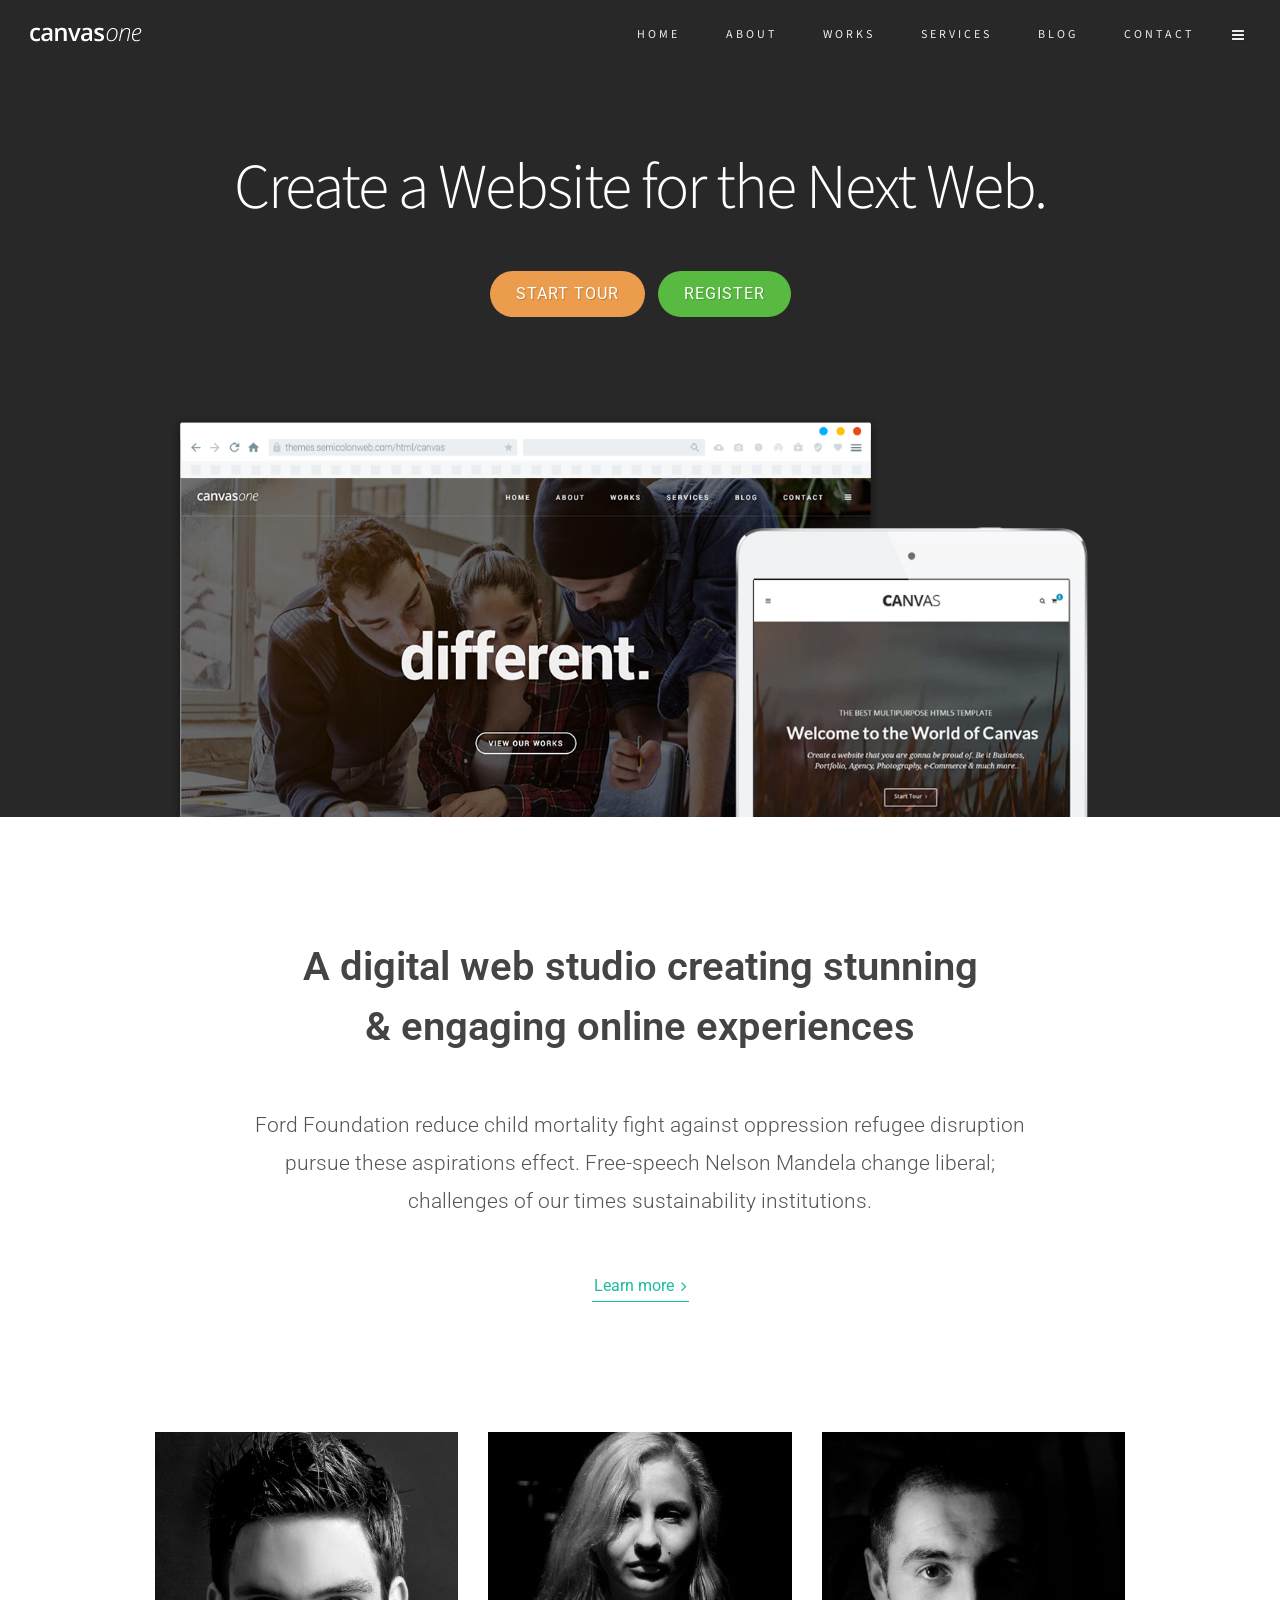
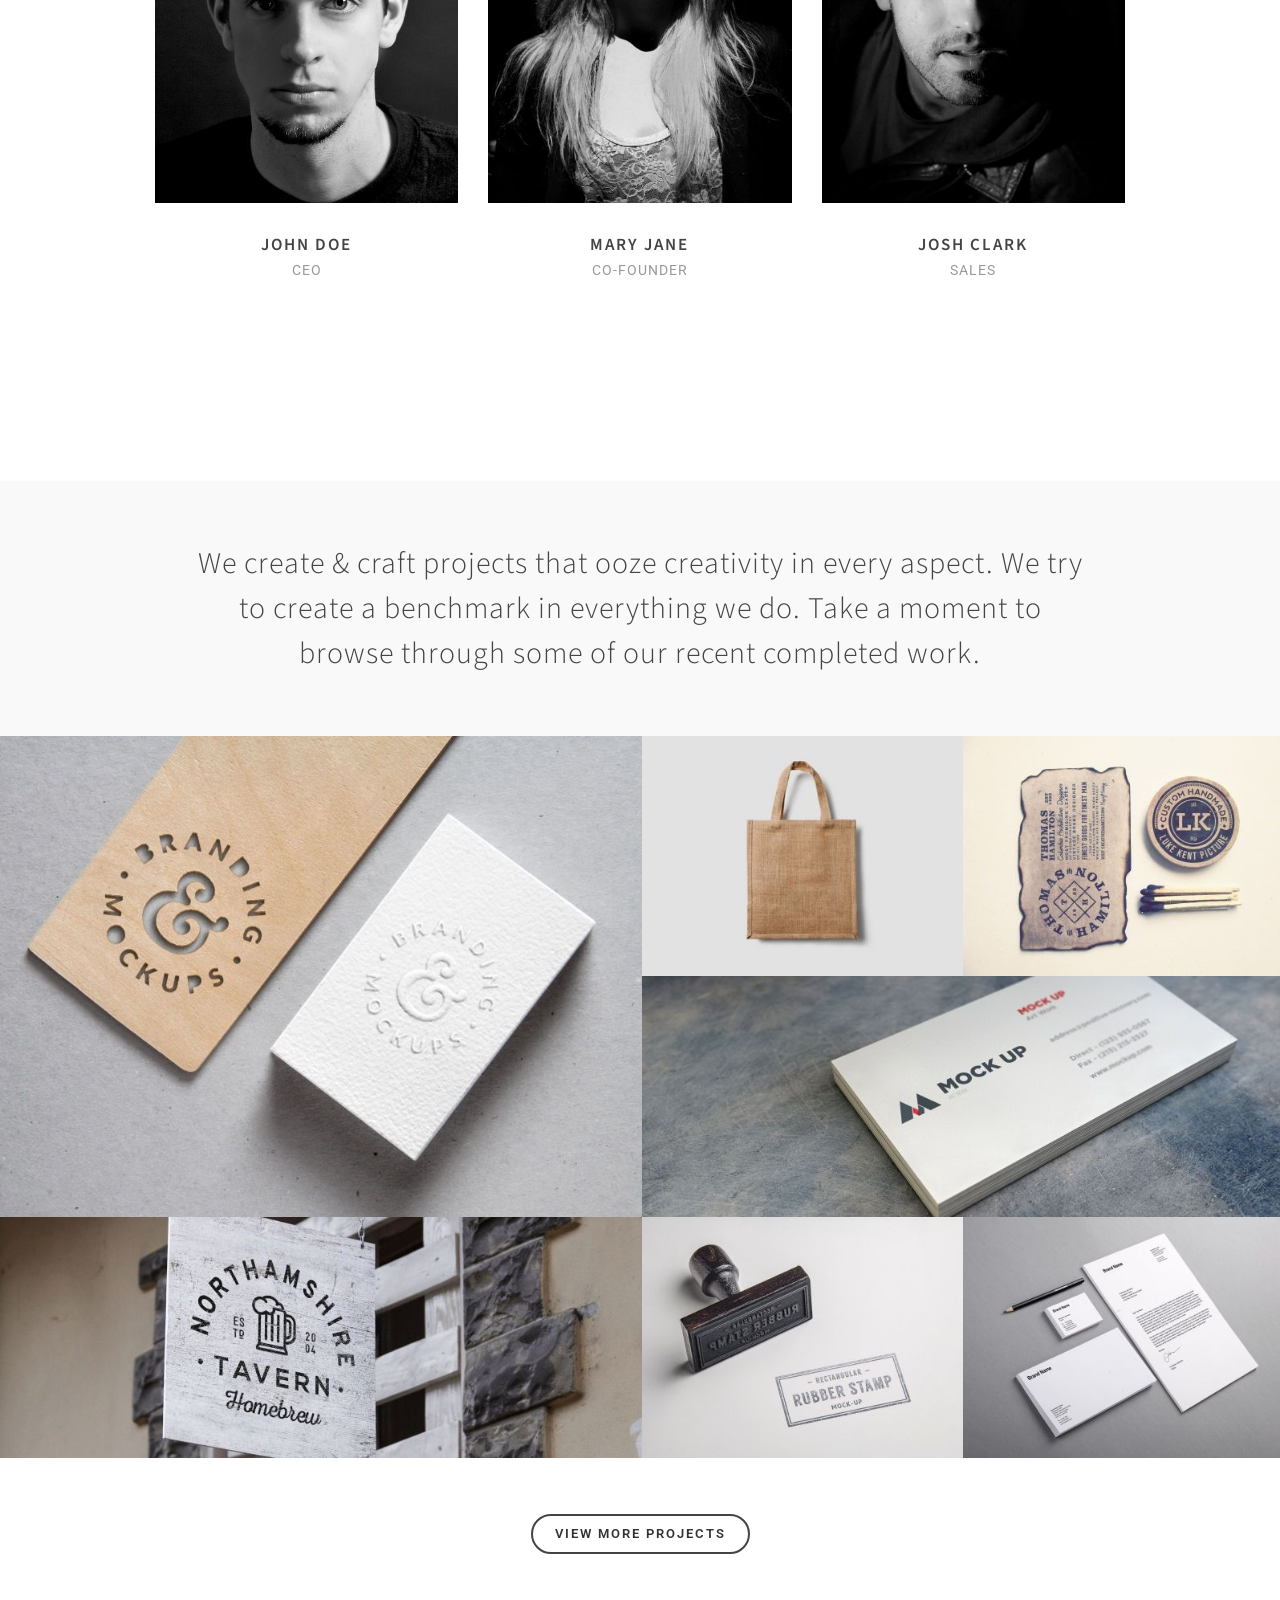
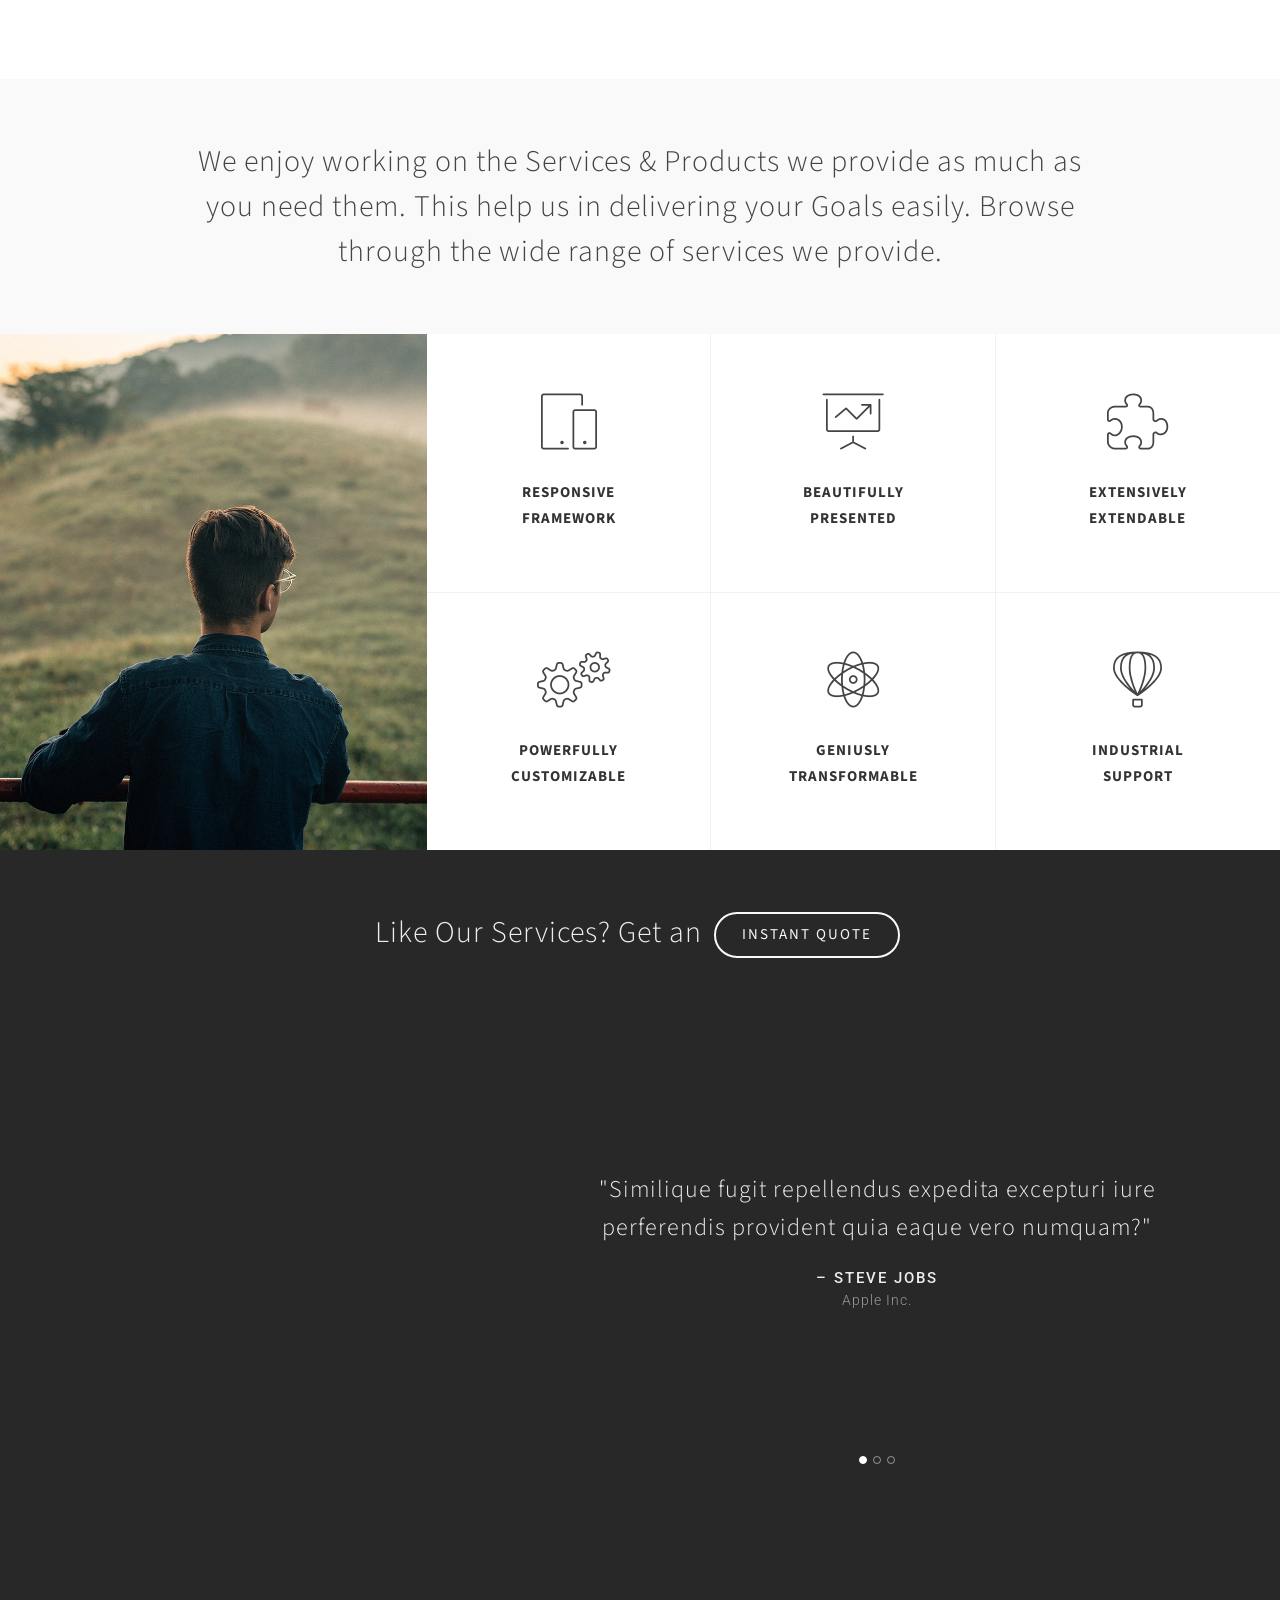
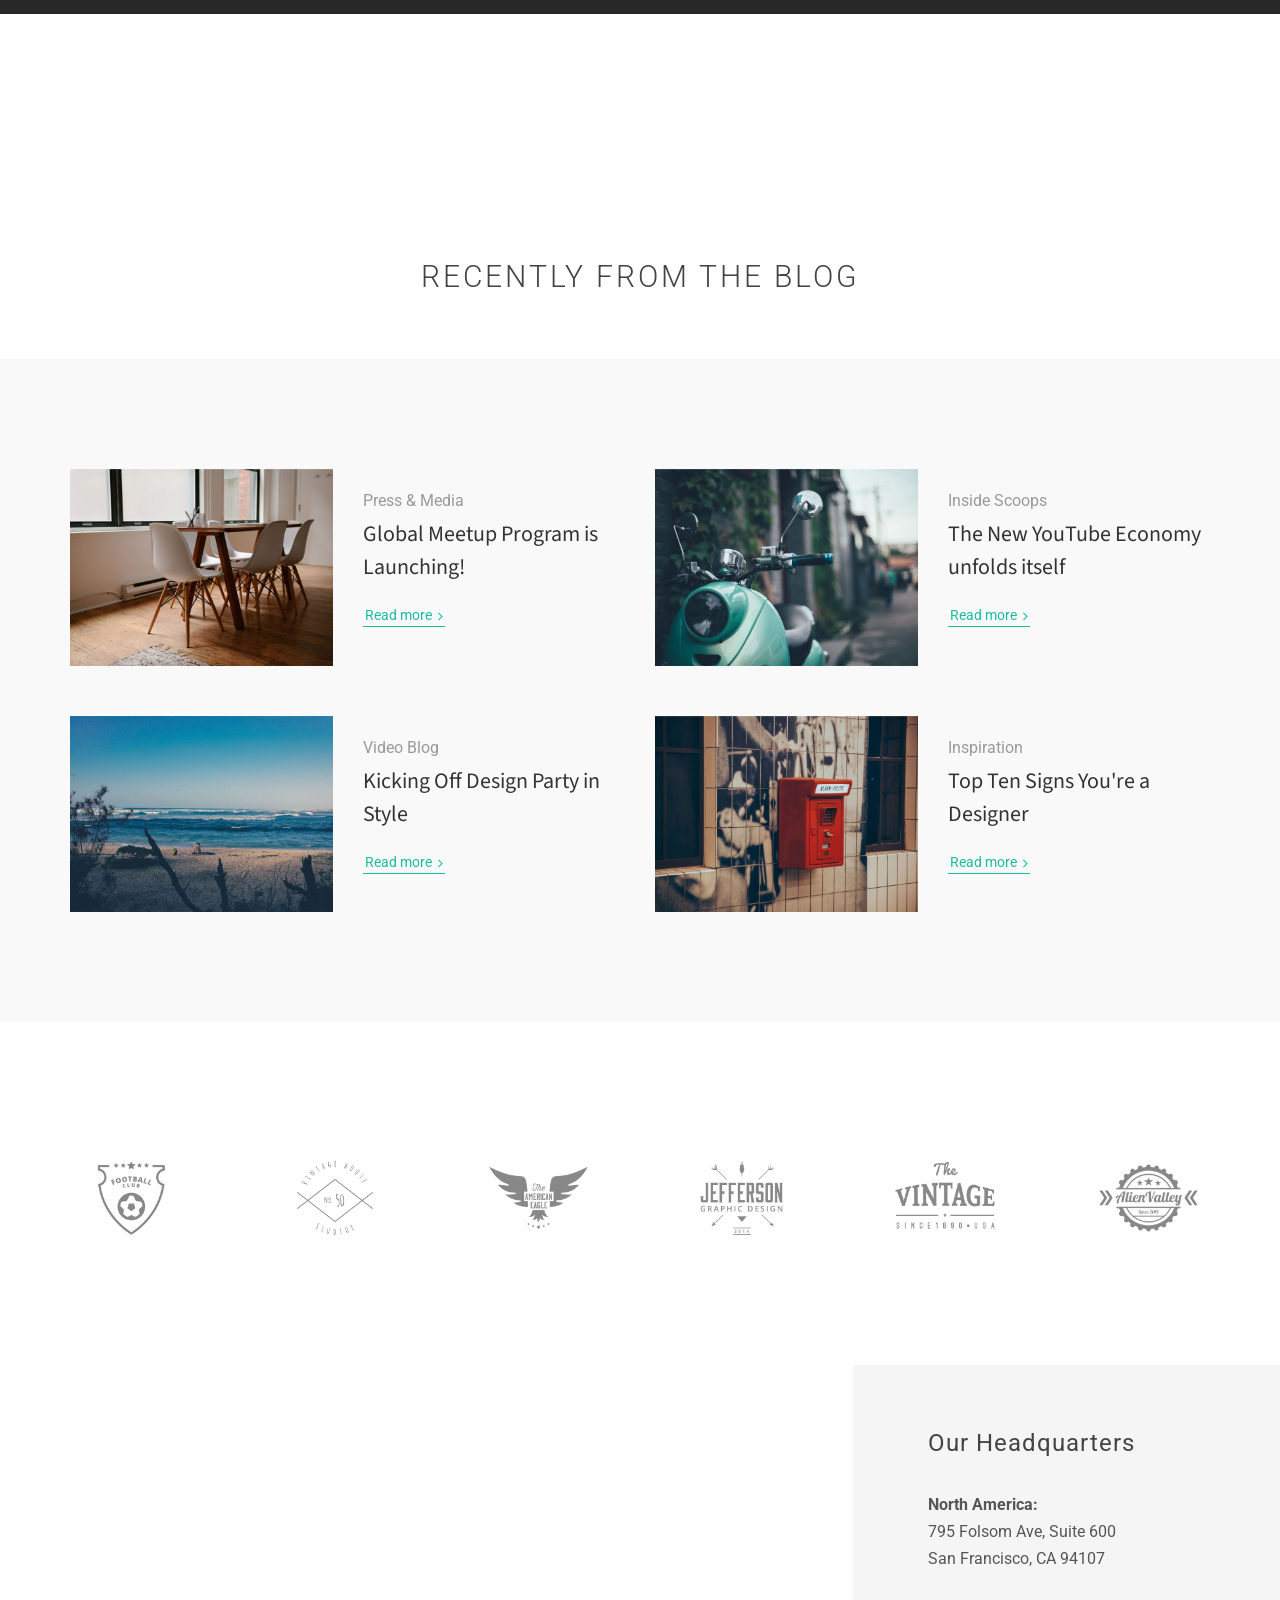
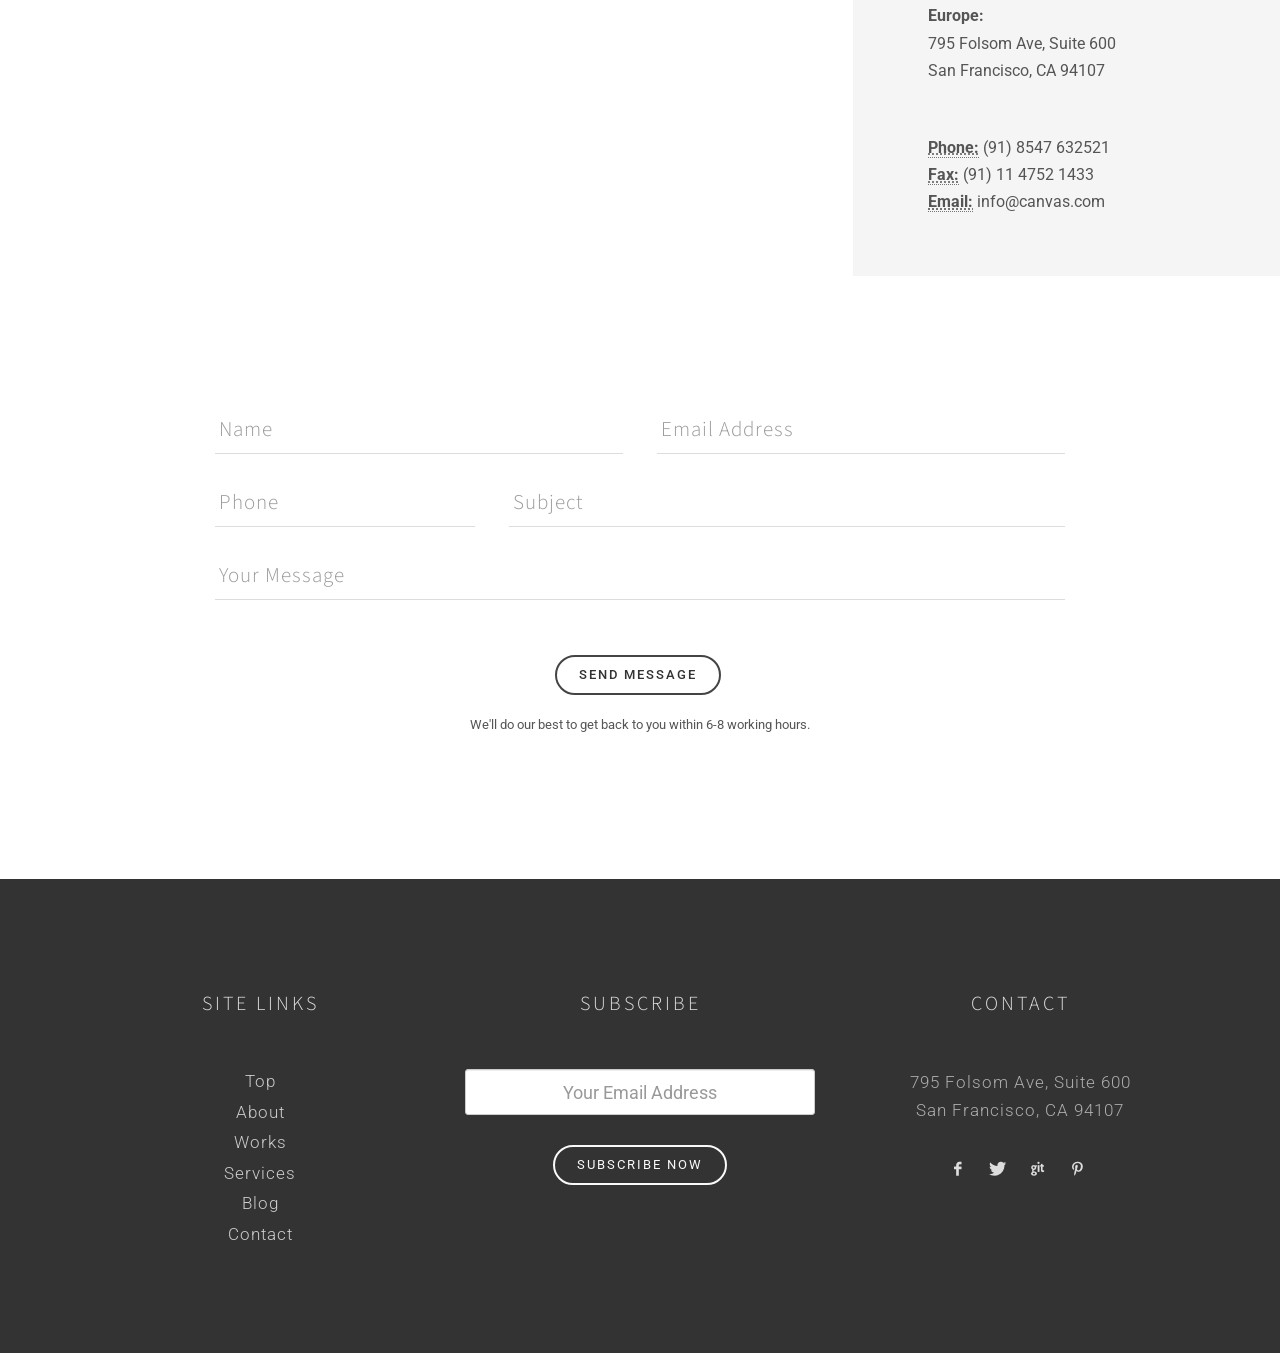
<file: one-page/op-browser.html>
<!DOCTYPE html>
<html dir="ltr" lang="en-US">
<head>

	<meta http-equiv="content-type" content="text/html; charset=utf-8" />
	<meta name="author" content="SemiColonWeb" />

	<!-- Stylesheets
	============================================= -->
	<link href="http://fonts.googleapis.com/css?family=Source+Sans+Pro:300,400,600,700|Roboto:300,400,500,700" rel="stylesheet" type="text/css" />
	<link rel="stylesheet" href="../css/bootstrap.css" type="text/css" />
	<link rel="stylesheet" href="../style.css" type="text/css" />

	<!-- One Page Module Specific Stylesheet -->
	<link rel="stylesheet" href="onepage.css" type="text/css" />
	<!-- / -->

	<link rel="stylesheet" href="../css/dark.css" type="text/css" />
	<link rel="stylesheet" href="../css/font-icons.css" type="text/css" />
	<link rel="stylesheet" href="css/et-line.css" type="text/css" />
	<link rel="stylesheet" href="../css/animate.css" type="text/css" />
	<link rel="stylesheet" href="../css/magnific-popup.css" type="text/css" />

	<link rel="stylesheet" href="css/fonts.css" type="text/css" />

	<link rel="stylesheet" href="../css/responsive.css" type="text/css" />
	<meta name="viewport" content="width=device-width, initial-scale=1" />


	<!-- Document Title
	============================================= -->
	<title>One Page with Layered Browsers | Canvas</title>

</head>

<body class="stretched side-push-panel" data-loader="4" data-loader-color="#666">

	<div class="body-overlay"></div>

	<div id="side-panel" class="dark">

		<div id="side-panel-trigger-close" class="side-panel-trigger"><a href="#"><i class="icon-line-cross"></i></a></div>

		<div class="side-panel-wrap">

			<div class="widget widget_links clearfix">

				<h4>About Canvas</h4>

				<div style="font-size: 14px; line-height: 1.7;">
					<address style="line-height: 1.7;">
						795 Folsom Ave, Suite 600<br>
						San Francisco, CA 94107<br>
					</address>

					<div class="clear topmargin-sm"></div>

					<abbr title="Phone Number">Phone:</abbr> (91) 8547 632521<br>
					<abbr title="Fax">Fax:</abbr> (91) 11 4752 1433<br>
					<abbr title="Email Address">Email:</abbr> info@canvas.com
				</div>

			</div>

			<div class="widget quick-contact-widget clearfix">

				<h4>Connect Socially</h4>

				<a href="#" class="social-icon si-small si-colored si-facebook" title="Facebook">
					<i class="icon-facebook"></i>
					<i class="icon-facebook"></i>
				</a>
				<a href="#" class="social-icon si-small si-colored si-twitter" title="Twitter">
					<i class="icon-twitter"></i>
					<i class="icon-twitter"></i>
				</a>
				<a href="#" class="social-icon si-small si-colored si-github" title="Github">
					<i class="icon-github"></i>
					<i class="icon-github"></i>
				</a>
				<a href="#" class="social-icon si-small si-colored si-pinterest" title="Pinterest">
					<i class="icon-pinterest"></i>
					<i class="icon-pinterest"></i>
				</a>
				<a href="#" class="social-icon si-small si-colored si-forrst" title="Forrst">
					<i class="icon-forrst"></i>
					<i class="icon-forrst"></i>
				</a>
				<a href="#" class="social-icon si-small si-colored si-linkedin" title="LinkedIn">
					<i class="icon-linkedin"></i>
					<i class="icon-linkedin"></i>
				</a>
				<a href="#" class="social-icon si-small si-colored si-gplus" title="Google Plus">
					<i class="icon-gplus"></i>
					<i class="icon-gplus"></i>
				</a>
				<a href="#" class="social-icon si-small si-colored si-instagram" title="Instagram">
					<i class="icon-instagram"></i>
					<i class="icon-instagram"></i>
				</a>
				<a href="#" class="social-icon si-small si-colored si-flickr" title="Flickr">
					<i class="icon-flickr"></i>
					<i class="icon-flickr"></i>
				</a>
				<a href="#" class="social-icon si-small si-colored si-skype" title="Skype">
					<i class="icon-skype"></i>
					<i class="icon-skype"></i>
				</a>

			</div>

		</div>

	</div>

	<!-- Document Wrapper
	============================================= -->
	<div id="wrapper" class="clearfix">

		<!-- Header
		============================================= -->
		<header id="header" class="full-header dark transparent-header static-sticky" data-sticky-class="not-dark" data-sticky-offset="100">

			<div id="header-wrap">

				<div class="container clearfix">

					<div id="primary-menu-trigger"><i class="icon-reorder"></i></div>

					<!-- Logo
					============================================= -->
					<div id="logo">
						<a href="index.html" class="standard-logo" data-dark-logo="images/canvasone-dark.png"><img src="images/canvasone.png" alt="Canvas Logo"></a>
						<a href="index.html" class="retina-logo" data-dark-logo="images/canvasone-dark@2x.png"><img src="images/canvasone@2x.png" alt="Canvas Logo"></a>
					</div><!-- #logo end -->

					<!-- Primary Navigation
					============================================= -->
					<nav id="primary-menu">

						<ul class="one-page-menu" data-easing="easeInOutExpo" data-speed="1250" data-offset="65">
							<li><a href="#" data-href="#wrapper"><div>Home</div></a></li>
							<li><a href="#" data-href="#section-about"><div>About</div></a></li>
							<li><a href="#" data-href="#section-works"><div>Works</div></a></li>
							<li><a href="#" data-href="#section-services"><div>Services</div></a></li>
							<li><a href="#" data-href="#section-blog"><div>Blog</div></a></li>
							<li><a href="#" data-href="#section-contact"><div>Contact</div></a></li>
						</ul>

						<div id="side-panel-trigger" class="side-panel-trigger"><a href="#"><i class="icon-reorder"></i></a></div>

					</nav><!-- #primary-menu end -->

				</div>

			</div>

		</header><!-- #header end -->

		<!-- Slider
		============================================= -->
		<section id="slider" style="height: auto;">

			<div class="section dark nomargin noborder nobottompadding ohidden">

				<div class="container clearfix">
					<div class="topmargin-lg hidden-xs hidden-sm"></div>
					<div class="emphasis-title nobottomborder bottommargin-sm center">
						<h1 class="nott t300">Create a Website for the Next Web.</h1>
					</div>

					<div class="col_full bottommargin-lg center">
						<a href="#" class="button button-circle button-3d button-amber t400 nobottomborder" data-class-xxs="" data-class-xs="" data-class-sm="button-large" data-class-md="button-large" data-class-lg="button-large">Start Tour</a>
						<a href="#" class="button button-circle button-3d button-green t400 nobottomborder pulse infinite animated" data-class-xxs="" data-class-xs="" data-class-sm="button-large" data-class-md="button-large" data-class-lg="button-large">Register</a>
					</div>

					<div style="position:relative;" data-height-lg="415" data-height-md="342" data-height-sm="262" data-height-xs="160" data-height-xxs="102">
						<img src="images/page/chrome.png" style="position: absolute; top: 0; left: 0;" data-animate="fadeInUp" alt="Chrome">
						<img src="../images/services/ipad3.png" style="position: absolute; top: 0; left: 0;" data-animate="fadeInUp" data-delay="300" alt="iPad">
					</div>
				</div>

			</div>

		</section><!-- #slider end -->

		<!-- Content
		============================================= -->
		<section id="content">

			<div class="content-wrap nopadding">

				<div id="section-about" class="center page-section">

					<div class="container clearfix">

						<h2 class="divcenter bottommargin font-body" style="max-width: 700px; font-size: 40px;">A digital web studio creating stunning &amp; engaging online experiences</h2>

						<p class="lead divcenter bottommargin" style="max-width: 800px;">Ford Foundation reduce child mortality fight against oppression refugee disruption pursue these aspirations effect. Free-speech Nelson Mandela change liberal; challenges of our times sustainability institutions.</p>

						<p class="bottommargin" style="font-size: 16px;"><a href="#" data-scrollto="#section-services" data-easing="easeInOutExpo" data-speed="1250" data-offset="70" class="more-link">Learn more <i class="icon-angle-right"></i></a></p>

						<div class="clear"></div>

						<div class="row topmargin-lg divcenter" style="max-width: 1000px;">

							<div class="col-sm-4 bottommargin">

								<div class="team">
									<div class="team-image">
										<img src="images/team/1.jpg" alt="John Doe">
										<div class="team-overlay">
											<div class="team-social-icons">
												<a href="#" class="social-icon si-borderless si-small si-facebook" title="Facebook">
													<i class="icon-facebook"></i>
													<i class="icon-facebook"></i>
												</a>
												<a href="#" class="social-icon si-borderless si-small si-twitter" title="Twitter">
													<i class="icon-twitter"></i>
													<i class="icon-twitter"></i>
												</a>
												<a href="#" class="social-icon si-borderless si-small si-github" title="Github">
													<i class="icon-github"></i>
													<i class="icon-github"></i>
												</a>
											</div>
										</div>
									</div>
									<div class="team-desc team-desc-bg">
										<div class="team-title"><h4>John Doe</h4><span>CEO</span></div>
									</div>
								</div>

							</div>

							<div class="col-sm-4 bottommargin">

								<div class="team">
									<div class="team-image">
										<img src="images/team/2.jpg" alt="Josh Clark">
										<div class="team-overlay">
											<div class="team-social-icons">
												<a href="#" class="social-icon si-borderless si-small si-twitter" title="Twitter">
													<i class="icon-twitter"></i>
													<i class="icon-twitter"></i>
												</a>
												<a href="#" class="social-icon si-borderless si-small si-linkedin" title="LinkedIn">
													<i class="icon-linkedin"></i>
													<i class="icon-linkedin"></i>
												</a>
												<a href="#" class="social-icon si-borderless si-small si-flickr" title="Flickr">
													<i class="icon-flickr"></i>
													<i class="icon-flickr"></i>
												</a>
											</div>
										</div>
									</div>
									<div class="team-desc team-desc-bg">
										<div class="team-title"><h4>Mary Jane</h4><span>Co-Founder</span></div>
									</div>
								</div>

							</div>

							<div class="col-sm-4 bottommargin">

								<div class="team">
									<div class="team-image">
										<img src="images/team/3.jpg" alt="Mary Jane">
										<div class="team-overlay">
											<div class="team-social-icons">
												<a href="#" class="social-icon si-borderless si-small si-twitter" title="Twitter">
													<i class="icon-twitter"></i>
													<i class="icon-twitter"></i>
												</a>
												<a href="#" class="social-icon si-borderless si-small si-vimeo" title="Vimeo">
													<i class="icon-vimeo"></i>
													<i class="icon-vimeo"></i>
												</a>
												<a href="#" class="social-icon si-borderless si-small si-instagram" title="Instagram">
													<i class="icon-instagram"></i>
													<i class="icon-instagram"></i>
												</a>
											</div>
										</div>
									</div>
									<div class="team-desc team-desc-bg">
										<div class="team-title"><h4>Josh Clark</h4><span>Sales</span></div>
									</div>
								</div>

							</div>

						</div>

					</div>

				</div>

				<div id="section-works" class="page-section notoppadding">

					<div class="section nomargin">
						<div class="container clearfix">
							<div class="divcenter center" style="max-width: 900px;">
								<h2 class="nobottommargin t300 ls1">We create &amp; craft projects that ooze creativity in every aspect. We try to create a benchmark in everything we do. Take a moment to browse through some of our recent completed work.</h2>
							</div>
						</div>
					</div>

					<!-- Portfolio Items
					============================================= -->
					<div id="portfolio" class="portfolio grid-container portfolio-nomargin portfolio-full portfolio-masonry mixed-masonry clearfix">

						<article class="portfolio-item pf-media pf-icons wide">
							<div class="portfolio-image">
								<a href="#">
									<img src="images/portfolio/mixed/1.jpg" alt="Open Imagination">
								</a>
								<div class="portfolio-overlay">
									<div class="portfolio-desc">
										<h3><a href="#">Open Imagination</a></h3>
										<span><a href="#">Media</a>, <a href="#">Icons</a></span>
									</div>
								</div>
							</div>
						</article>

						<article class="portfolio-item pf-illustrations">
							<div class="portfolio-image">
								<a href="#">
									<img src="images/portfolio/mixed/2.jpg" alt="Locked Steel Gate">
								</a>
								<div class="portfolio-overlay">
									<div class="portfolio-desc">
										<h3><a href="#">Locked Steel Gate</a></h3>
										<span><a href="#">Illustrations</a></span>
									</div>
								</div>
							</div>
						</article>

						<article class="portfolio-item pf-graphics pf-uielements">
							<div class="portfolio-image">
								<a href="#">
									<img src="images/portfolio/mixed/3.jpg" alt="Mac Sunglasses">
								</a>
								<div class="portfolio-overlay">
									<div class="portfolio-desc">
										<h3><a href="#">Mac Sunglasses</a></h3>
										<span><a href="#">Graphics</a>, <a href="#">UI Elements</a></span>
									</div>
								</div>
							</div>
						</article>

						<article class="portfolio-item pf-media pf-icons wide">
							<div class="portfolio-image">
								<a href="#">
									<img src="images/portfolio/mixed/4.jpg" alt="Open Imagination">
								</a>
								<div class="portfolio-overlay">
									<div class="portfolio-desc">
										<h3><a href="#">Open Imagination</a></h3>
										<span><a href="#">Media</a>, <a href="#">Icons</a></span>
									</div>
								</div>
							</div>
						</article>

						<article class="portfolio-item pf-uielements pf-media wide">
							<div class="portfolio-image">
								<a href="#">
									<img src="images/portfolio/mixed/5.jpg" alt="Console Activity">
								</a>
								<div class="portfolio-overlay">
									<div class="portfolio-desc">
										<h3><a href="#">Console Activity</a></h3>
										<span><a href="#">UI Elements</a>, <a href="#">Media</a></span>
									</div>
								</div>
							</div>
						</article>

						<article class="portfolio-item pf-media pf-icons">
							<div class="portfolio-image">
								<a href="#">
									<img src="images/portfolio/mixed/6.jpg" alt="Open Imagination">
								</a>
								<div class="portfolio-overlay">
									<div class="portfolio-desc">
										<h3><a href="#">Open Imagination</a></h3>
										<span><a href="#">Media</a>, <a href="#">Icons</a></span>
									</div>
								</div>
							</div>
						</article>

						<article class="portfolio-item pf-uielements pf-icons">
							<div class="portfolio-image">
								<a href="#">
									<img src="images/portfolio/mixed/7.jpg" alt="Backpack Contents">
								</a>
								<div class="portfolio-overlay">
									<div class="portfolio-desc">
										<h3><a href="#">Backpack Contents</a></h3>
										<span><a href="#">UI Elements</a>, <a href="#">Icons</a></span>
									</div>
								</div>
							</div>
						</article>

					</div><!-- #portfolio end -->

					<div class="topmargin center"><a href="#" class="button button-border button-circle t600">View More Projects</a></div>

				</div>

				<div id="section-services" class="page-section notoppadding">

					<div class="section nomargin">
						<div class="container clearfix">
							<div class="divcenter center" style="max-width: 900px;">
								<h2 class="nobottommargin t300 ls1">We enjoy working on the Services &amp; Products we provide as much as you need them. This help us in delivering your Goals easily. Browse through the wide range of services we provide.</h2>
							</div>
						</div>
					</div>

					<div class="common-height clearfix">

						<div class="col-md-4 hidden-xs" style="background: url('../images/services/main-bg.jpg') center center no-repeat; background-size: cover;"></div>
						<div class="col-md-8">
							<div class="max-height">
								<div class="row common-height grid-border clearfix">
									<div class="col-md-4 col-sm-6 col-padding">
										<div class="feature-box fbox-center fbox-dark fbox-plain fbox-small nobottomborder">
											<div class="fbox-icon">
												<a href="#"><i class="icon-et-mobile"></i></a>
											</div>
											<h3>Responsive Framework</h3>
										</div>
									</div>
									<div class="col-md-4 col-sm-6 col-padding">
										<div class="feature-box fbox-center fbox-dark fbox-plain fbox-small nobottomborder">
											<div class="fbox-icon">
												<a href="#"><i class="icon-et-presentation"></i></a>
											</div>
											<h3>Beautifully Presented</h3>
										</div>
									</div>
									<div class="col-md-4 col-sm-6 col-padding">
										<div class="feature-box fbox-center fbox-dark fbox-plain fbox-small nobottomborder">
											<div class="fbox-icon">
												<a href="#"><i class="icon-et-puzzle"></i></a>
											</div>
											<h3>Extensively Extendable</h3>
										</div>
									</div>
									<div class="col-md-4 col-sm-6 col-padding">
										<div class="feature-box fbox-center fbox-dark fbox-plain fbox-small nobottomborder">
											<div class="fbox-icon">
												<a href="#"><i class="icon-et-gears"></i></a>
											</div>
											<h3>Powerfully Customizable</h3>
										</div>
									</div>
									<div class="col-md-4 col-sm-6 col-padding">
										<div class="feature-box fbox-center fbox-dark fbox-plain fbox-small nobottomborder">
											<div class="fbox-icon">
												<a href="#"><i class="icon-et-genius"></i></a>
											</div>
											<h3>Geniusly Transformable</h3>
										</div>
									</div>
									<div class="col-md-4 col-sm-6 col-padding">
										<div class="feature-box fbox-center fbox-dark fbox-plain fbox-small nobottomborder">
											<div class="fbox-icon">
												<a href="#"><i class="icon-et-hotairballoon"></i></a>
											</div>
											<h3>Industrial Support</h3>
										</div>
									</div>
								</div>
							</div>
						</div>

					</div>

					<div class="section dark nomargin">
						<div class="divcenter center" style="max-width: 900px;">
							<h2 class="nobottommargin t300 ls1">Like Our Services? Get an <a href="#" data-scrollto="#template-contactform" data-offset="140" data-easing="easeInOutExpo" data-speed="1250" class="button button-border button-circle button-light button-large notopmargin nobottommargin" style="position: relative; top: -3px;">Instant Quote</a></h2>
						</div>
					</div>

					<div class="section parallax nomargin dark" style="background-image: url('images/page/testimonials.jpg'); padding: 150px 0;" data-stellar-background-ratio="0.3">

						<div class="container clearfix">

							<div class="col_two_fifth nobottommargin">&nbsp;</div>

							<div class="col_three_fifth nobottommargin col_last">

								<div class="fslider testimonial testimonial-full nobgcolor noborder noshadow nopadding" data-arrows="false">
									<div class="flexslider">
										<div class="slider-wrap">
											<div class="slide">
												<div class="testi-content">
													<p>Similique fugit repellendus expedita excepturi iure perferendis provident quia eaque vero numquam?</p>
													<div class="testi-meta">
														Steve Jobs
														<span>Apple Inc.</span>
													</div>
												</div>
											</div>
											<div class="slide">
												<div class="testi-content">
													<p>Natus voluptatum enim quod necessitatibus quis expedita harum provident eos obcaecati id culpa corporis molestias.</p>
													<div class="testi-meta">
														Collis Ta'eed
														<span>Envato Inc.</span>
													</div>
												</div>
											</div>
											<div class="slide">
												<div class="testi-content">
													<p>Incidunt deleniti blanditiis quas aperiam recusandae consequatur ullam quibusdam cum libero illo rerum!</p>
													<div class="testi-meta">
														John Doe
														<span>XYZ Inc.</span>
													</div>
												</div>
											</div>
										</div>
									</div>
								</div>

							</div>

						</div>

					</div>

				</div>

				<div id="section-blog" class="page-section">

					<h2 class="center uppercase t300 ls3 font-body">Recently From the Blog</h2>

					<div class="section nobottommargin">
						<div class="container clearfix">

							<div class="row topmargin clearfix">

								<div class="ipost col-sm-6 bottommargin clearfix">
									<div class="row">
										<div class="col-md-6">
											<div class="entry-image nobottommargin">
												<a href="#"><img src="images/blog/1.jpg" alt="Paris"></a>
											</div>
										</div>
										<div class="col-md-6" style="margin-top: 20px;">
											<span class="before-heading" style="font-style: normal;">Press &amp; Media</span>
											<div class="entry-title">
												<h3 class="t400" style="font-size: 22px;"><a href="#">Global Meetup Program is Launching!</a></h3>
											</div>
											<div class="entry-content">
												<a href="#" class="more-link">Read more <i class="icon-angle-right"></i></a>
											</div>
										</div>
									</div>
								</div>

								<div class="ipost col-sm-6 bottommargin clearfix">
									<div class="row">
										<div class="col-md-6">
											<div class="entry-image nobottommargin">
												<a href="#"><img src="images/blog/2.jpg" alt="Paris"></a>
											</div>
										</div>
										<div class="col-md-6" style="margin-top: 20px;">
											<span class="before-heading" style="font-style: normal;">Inside Scoops</span>
											<div class="entry-title">
												<h3 class="t400" style="font-size: 22px;"><a href="#">The New YouTube Economy unfolds itself</a></h3>
											</div>
											<div class="entry-content">
												<a href="#" class="more-link">Read more <i class="icon-angle-right"></i></a>
											</div>
										</div>
									</div>
								</div>

								<div class="ipost col-sm-6 bottommargin clearfix">
									<div class="row">
										<div class="col-md-6">
											<div class="entry-image nobottommargin">
												<a href="#"><img src="images/blog/3.jpg" alt="Paris"></a>
											</div>
										</div>
										<div class="col-md-6" style="margin-top: 20px;">
											<span class="before-heading" style="font-style: normal;">Video Blog</span>
											<div class="entry-title">
												<h3 class="t400" style="font-size: 22px;"><a href="#">Kicking Off Design Party in Style</a></h3>
											</div>
											<div class="entry-content">
												<a href="#" class="more-link">Read more <i class="icon-angle-right"></i></a>
											</div>
										</div>
									</div>
								</div>

								<div class="ipost col-sm-6 bottommargin clearfix">
									<div class="row">
										<div class="col-md-6">
											<div class="entry-image nobottommargin">
												<a href="#"><img src="images/blog/4.jpg" alt="Paris"></a>
											</div>
										</div>
										<div class="col-md-6" style="margin-top: 20px;">
											<span class="before-heading" style="font-style: normal;">Inspiration</span>
											<div class="entry-title">
												<h3 class="t400" style="font-size: 22px;"><a href="#">Top Ten Signs You're a Designer</a></h3>
											</div>
											<div class="entry-content">
												<a href="#" class="more-link">Read more <i class="icon-angle-right"></i></a>
											</div>
										</div>
									</div>
								</div>

							</div>

						</div>
					</div>

					<div class="container topmargin-lg clearfix">

						<div id="oc-clients" class="owl-carousel topmargin image-carousel carousel-widget" data-margin="80" data-loop="true" data-nav="false" data-autoplay="5000" data-pagi="false"data-items-xxs="2" data-items-xs="3" data-items-sm="4" data-items-md="5" data-items-lg="6">

							<div class="oc-item"><a href="#"><img src="../images/clients/1.png" alt="Clients"></a></div>
							<div class="oc-item"><a href="#"><img src="../images/clients/2.png" alt="Clients"></a></div>
							<div class="oc-item"><a href="#"><img src="../images/clients/3.png" alt="Clients"></a></div>
							<div class="oc-item"><a href="#"><img src="../images/clients/4.png" alt="Clients"></a></div>
							<div class="oc-item"><a href="#"><img src="../images/clients/5.png" alt="Clients"></a></div>
							<div class="oc-item"><a href="#"><img src="../images/clients/6.png" alt="Clients"></a></div>
							<div class="oc-item"><a href="#"><img src="../images/clients/7.png" alt="Clients"></a></div>
							<div class="oc-item"><a href="#"><img src="../images/clients/8.png" alt="Clients"></a></div>
							<div class="oc-item"><a href="#"><img src="../images/clients/9.png" alt="Clients"></a></div>
							<div class="oc-item"><a href="#"><img src="../images/clients/10.png" alt="Clients"></a></div>

						</div>

					</div>

				</div>

				<div id="section-contact" class="page-section notoppadding">

					<div class="row noleftmargin norightmargin bottommargin-lg common-height">
						<div id="headquarters-map" class="col-md-8 col-sm-6 gmap hidden-xs"></div>
						<div class="col-md-4 col-sm-6" style="background-color: #F5F5F5;">
							<div class="col-padding max-height">
								<h3 class="font-body t400 ls1">Our Headquarters</h3>

								<div style="font-size: 16px; line-height: 1.7;">
									<address style="line-height: 1.7;">
										<strong>North America:</strong><br>
										795 Folsom Ave, Suite 600<br>
										San Francisco, CA 94107<br>
									</address>

									<div class="clear topmargin-sm"></div>

									<address style="line-height: 1.7;">
										<strong>Europe:</strong><br>
										795 Folsom Ave, Suite 600<br>
										San Francisco, CA 94107<br>
									</address>

									<div class="clear topmargin"></div>

									<abbr title="Phone Number"><strong>Phone:</strong></abbr> (91) 8547 632521<br>
									<abbr title="Fax"><strong>Fax:</strong></abbr> (91) 11 4752 1433<br>
									<abbr title="Email Address"><strong>Email:</strong></abbr> info@canvas.com
								</div>
							</div>
						</div>
					</div>



					<div class="container clearfix">

						<div class="divcenter topmargin" style="max-width: 850px;">

							<div class="contact-widget">

								<div class="contact-form-result"></div>

								<form class="nobottommargin" id="template-contactform" name="template-contactform" action="include/sendemail.php" method="post">

									<div class="form-process"></div>

									<div class="col_half">
										<input type="text" id="template-contactform-name" name="template-contactform-name" value="" class="sm-form-control border-form-control required" placeholder="Name" />
									</div>
									<div class="col_half col_last">
										<input type="email" id="template-contactform-email" name="template-contactform-email" value="" class="required email sm-form-control border-form-control" placeholder="Email Address" />
									</div>

									<div class="clear"></div>

									<div class="col_one_third">
										<input type="text" id="template-contactform-phone" name="template-contactform-phone" value="" class="sm-form-control border-form-control" placeholder="Phone" />
									</div>

									<div class="col_two_third col_last">
										<input type="text" id="template-contactform-subject" name="template-contactform-subject" value="" class="required sm-form-control border-form-control" placeholder="Subject" />
									</div>

									<div class="clear"></div>

									<div class="col_full">
										<textarea class="required sm-form-control border-form-control" id="template-contactform-message" name="template-contactform-message" rows="7" cols="30" placeholder="Your Message"></textarea>
									</div>

									<div class="col_full center">
										<button class="button button-border button-circle t500 noleftmargin topmargin-sm" type="submit" id="template-contactform-submit" name="template-contactform-submit" value="submit">Send Message</button>
										<br>
										<small style="display: block; font-size: 13px; margin-top: 15px;">We'll do our best to get back to you within 6-8 working hours.</small>
									</div>

									<div class="clear"></div>

									<div class="col_full hidden">
										<input type="text" id="template-contactform-botcheck" name="template-contactform-botcheck" value="" class="sm-form-control" />
									</div>

								</form>

							</div>

						</div>

					</div>

				</div>

			</div>

		</section><!-- #content end -->

		<!-- Footer
		============================================= -->
		<footer id="footer" class="dark noborder">

			<div class="container center">
				<div class="footer-widgets-wrap">

					<div class="row divcenter clearfix">

						<div class="col-md-4">

							<div class="widget clearfix">
								<h4>Site Links</h4>

								<ul class="list-unstyled footer-site-links nobottommargin">
									<li><a href="#" data-scrollto="#wrapper" data-easing="easeInOutExpo" data-speed="1250" data-offset="70">Top</a></li>
									<li><a href="#" data-scrollto="#section-about" data-easing="easeInOutExpo" data-speed="1250" data-offset="70">About</a></li>
									<li><a href="#" data-scrollto="#section-works" data-easing="easeInOutExpo" data-speed="1250" data-offset="70">Works</a></li>
									<li><a href="#" data-scrollto="#section-services" data-easing="easeInOutExpo" data-speed="1250" data-offset="70">Services</a></li>
									<li><a href="#" data-scrollto="#section-blog" data-easing="easeInOutExpo" data-speed="1250" data-offset="70">Blog</a></li>
									<li><a href="#" data-scrollto="#section-contact" data-easing="easeInOutExpo" data-speed="1250" data-offset="70">Contact</a></li>
								</ul>
							</div>

						</div>

						<div class="col-md-4">

							<div class="widget subscribe-widget clearfix" data-loader="button">
								<h4>Subscribe</h4>

								<div class="widget-subscribe-form-result"></div>
								<form id="widget-subscribe-form" action="../include/subscribe.php" role="form" method="post" class="nobottommargin">
									<input type="email" id="widget-subscribe-form-email" name="widget-subscribe-form-email" class="form-control input-lg not-dark required email" placeholder="Your Email Address">
									<button class="button button-border button-circle button-light topmargin-sm" type="submit">Subscribe Now</button>
								</form>
							</div>

						</div>

						<div class="col-md-4">

							<div class="widget clearfix">
								<h4>Contact</h4>

								<p class="lead">795 Folsom Ave, Suite 600<br>San Francisco, CA 94107</p>

								<div class="center topmargin-sm">
									<a href="#" class="social-icon inline-block noborder si-small si-facebook" title="Facebook">
										<i class="icon-facebook"></i>
										<i class="icon-facebook"></i>
									</a>
									<a href="#" class="social-icon inline-block noborder si-small si-twitter" title="Twitter">
										<i class="icon-twitter"></i>
										<i class="icon-twitter"></i>
									</a>
									<a href="#" class="social-icon inline-block noborder si-small si-github" title="Github">
										<i class="icon-github"></i>
										<i class="icon-github"></i>
									</a>
									<a href="#" class="social-icon inline-block noborder si-small si-pinterest" title="Pinterest">
										<i class="icon-pinterest"></i>
										<i class="icon-pinterest"></i>
									</a>
								</div>
							</div>

						</div>

					</div>

				</div>
			</div>

			<div id="copyrights">
				<div class="container center clearfix">
					Copyright Canvas 2015 | All Rights Reserved
				</div>
			</div>

		</footer><!-- #footer end -->

	</div><!-- #wrapper end -->

	<!-- Go To Top
	============================================= -->
	<div id="gotoTop" class="icon-angle-up"></div>

	<!-- External JavaScripts
	============================================= -->
	<script type="text/javascript" src="../js/jquery.js"></script>
	<script type="text/javascript" src="../js/plugins.js"></script>

	<!-- Google Map JavaScripts
	============================================= -->
	<script type="text/javascript" src="https://maps.google.com/maps/api/js?key=YOUR_API_KEY"></script>
	<script type="text/javascript" src="../js/jquery.gmap.js"></script>

	<!-- Footer Scripts
	============================================= -->
	<script type="text/javascript" src="../js/functions.js"></script>

	<script type="text/javascript">

		jQuery(window).load(function(){

			// Google Map
			jQuery('#headquarters-map').gMap({
				address: 'Melbourne, Australia',
				maptype: 'ROADMAP',
				zoom: 14,
				markers: [
					{
						address: "Melbourne, Australia",
						html: "Melbourne, Australia",
						icon: {
							image: "images/icons/map-icon-red.png",
							iconsize: [32, 32],
							iconanchor: [14,44]
						}
					}
				],
				doubleclickzoom: false,
				controls: {
					panControl: false,
					zoomControl: false,
					mapTypeControl: false,
					scaleControl: false,
					streetViewControl: false,
					overviewMapControl: false
				},
				styles: [{"featureType":"all","elementType":"labels.text.fill","stylers":[{"saturation":36},{"color":"#000000"},{"lightness":40}]},{"featureType":"all","elementType":"labels.text.stroke","stylers":[{"visibility":"on"},{"color":"#000000"},{"lightness":16}]},{"featureType":"all","elementType":"labels.icon","stylers":[{"visibility":"off"}]},{"featureType":"administrative","elementType":"geometry.fill","stylers":[{"color":"#000000"},{"lightness":20}]},{"featureType":"administrative","elementType":"geometry.stroke","stylers":[{"color":"#000000"},{"lightness":17},{"weight":1.2}]},{"featureType":"administrative","elementType":"labels","stylers":[{"visibility":"off"}]},{"featureType":"administrative.country","elementType":"all","stylers":[{"visibility":"simplified"}]},{"featureType":"administrative.country","elementType":"geometry","stylers":[{"visibility":"simplified"}]},{"featureType":"administrative.country","elementType":"labels.text","stylers":[{"visibility":"simplified"}]},{"featureType":"administrative.province","elementType":"all","stylers":[{"visibility":"off"}]},{"featureType":"administrative.locality","elementType":"all","stylers":[{"visibility":"simplified"},{"saturation":"-100"},{"lightness":"30"}]},{"featureType":"administrative.neighborhood","elementType":"all","stylers":[{"visibility":"off"}]},{"featureType":"administrative.land_parcel","elementType":"all","stylers":[{"visibility":"off"}]},{"featureType":"landscape","elementType":"all","stylers":[{"visibility":"simplified"},{"gamma":"0.00"},{"lightness":"74"}]},{"featureType":"landscape","elementType":"geometry","stylers":[{"color":"#000000"},{"lightness":20}]},{"featureType":"landscape.man_made","elementType":"all","stylers":[{"lightness":"3"}]},{"featureType":"poi","elementType":"all","stylers":[{"visibility":"off"}]},{"featureType":"poi","elementType":"geometry","stylers":[{"color":"#000000"},{"lightness":21}]},{"featureType":"road","elementType":"geometry","stylers":[{"visibility":"simplified"}]},{"featureType":"road.highway","elementType":"geometry.fill","stylers":[{"color":"#000000"},{"lightness":17}]},{"featureType":"road.highway","elementType":"geometry.stroke","stylers":[{"color":"#000000"},{"lightness":29},{"weight":0.2}]},{"featureType":"road.arterial","elementType":"geometry","stylers":[{"color":"#000000"},{"lightness":18}]},{"featureType":"road.local","elementType":"geometry","stylers":[{"color":"#000000"},{"lightness":16}]},{"featureType":"transit","elementType":"geometry","stylers":[{"color":"#000000"},{"lightness":19}]},{"featureType":"water","elementType":"geometry","stylers":[{"color":"#000000"},{"lightness":17}]}]
			});

		});

	</script>

</body>
</html>
</file>
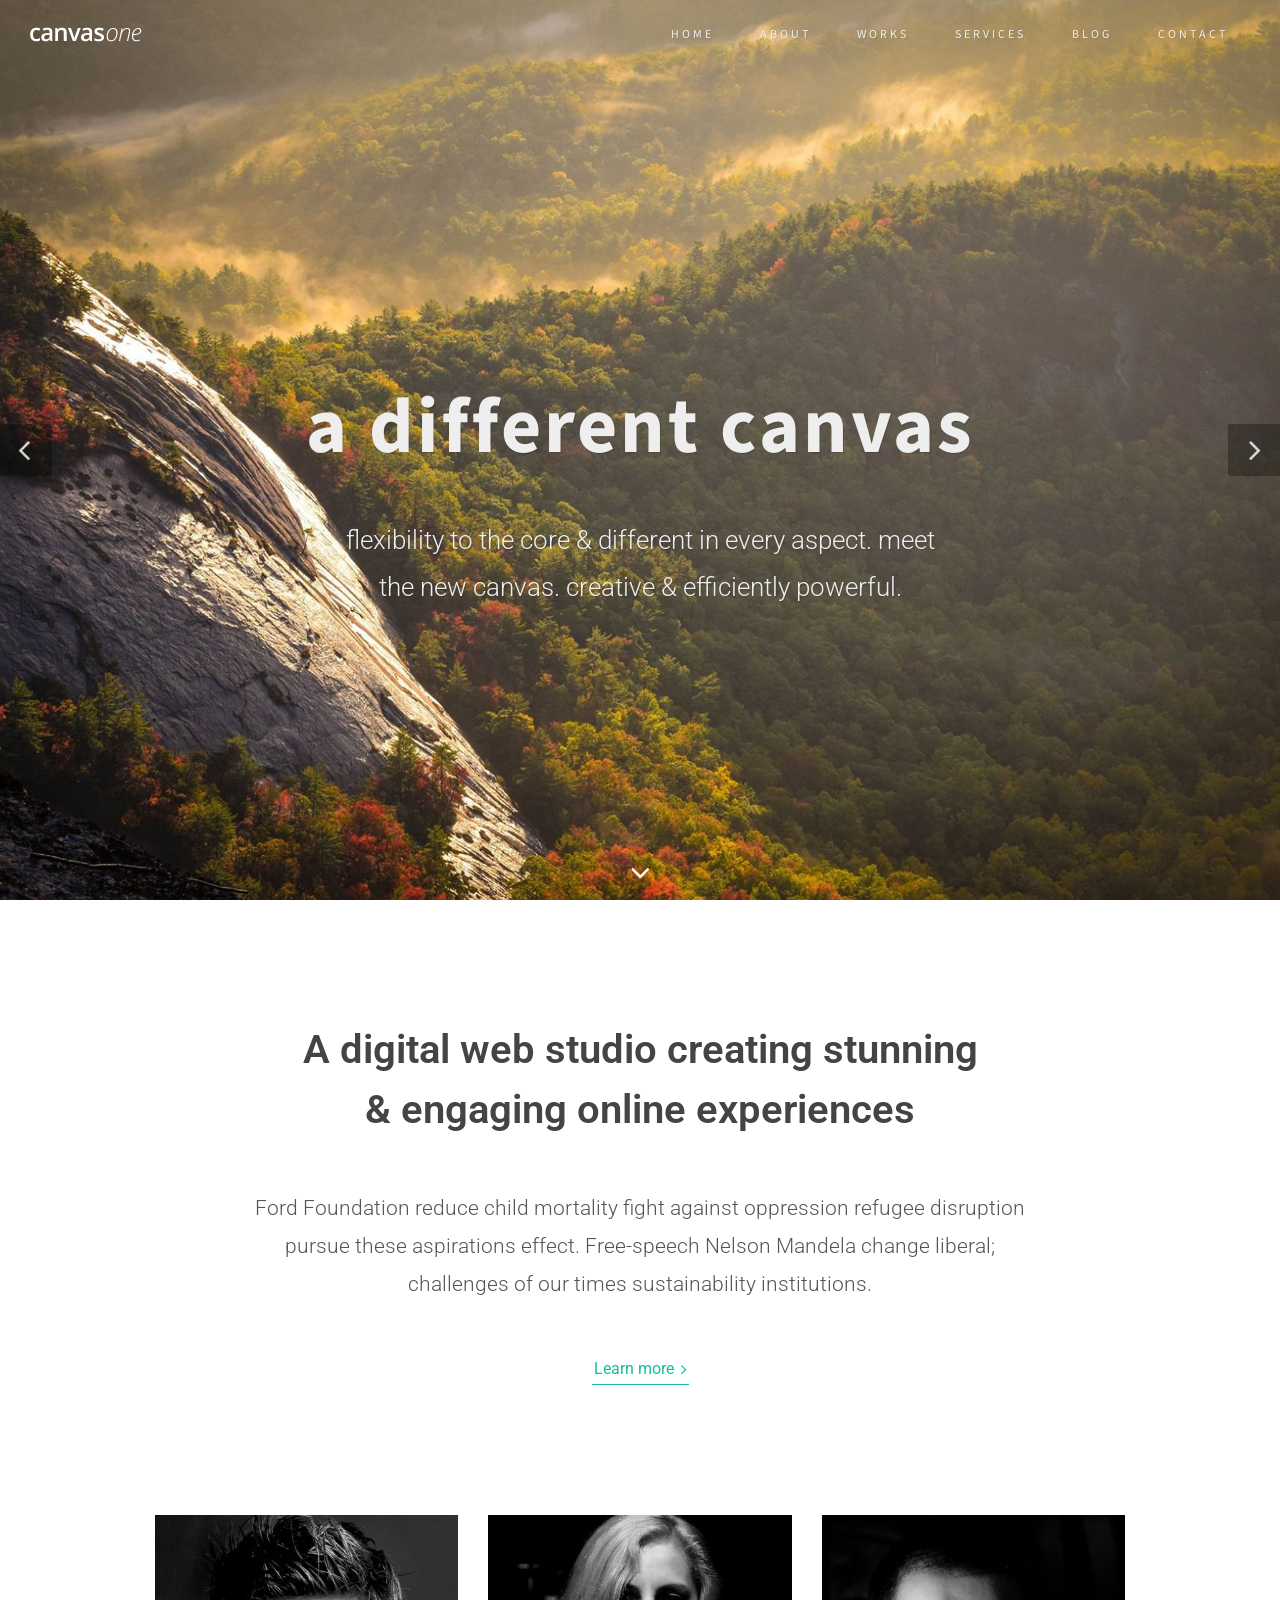
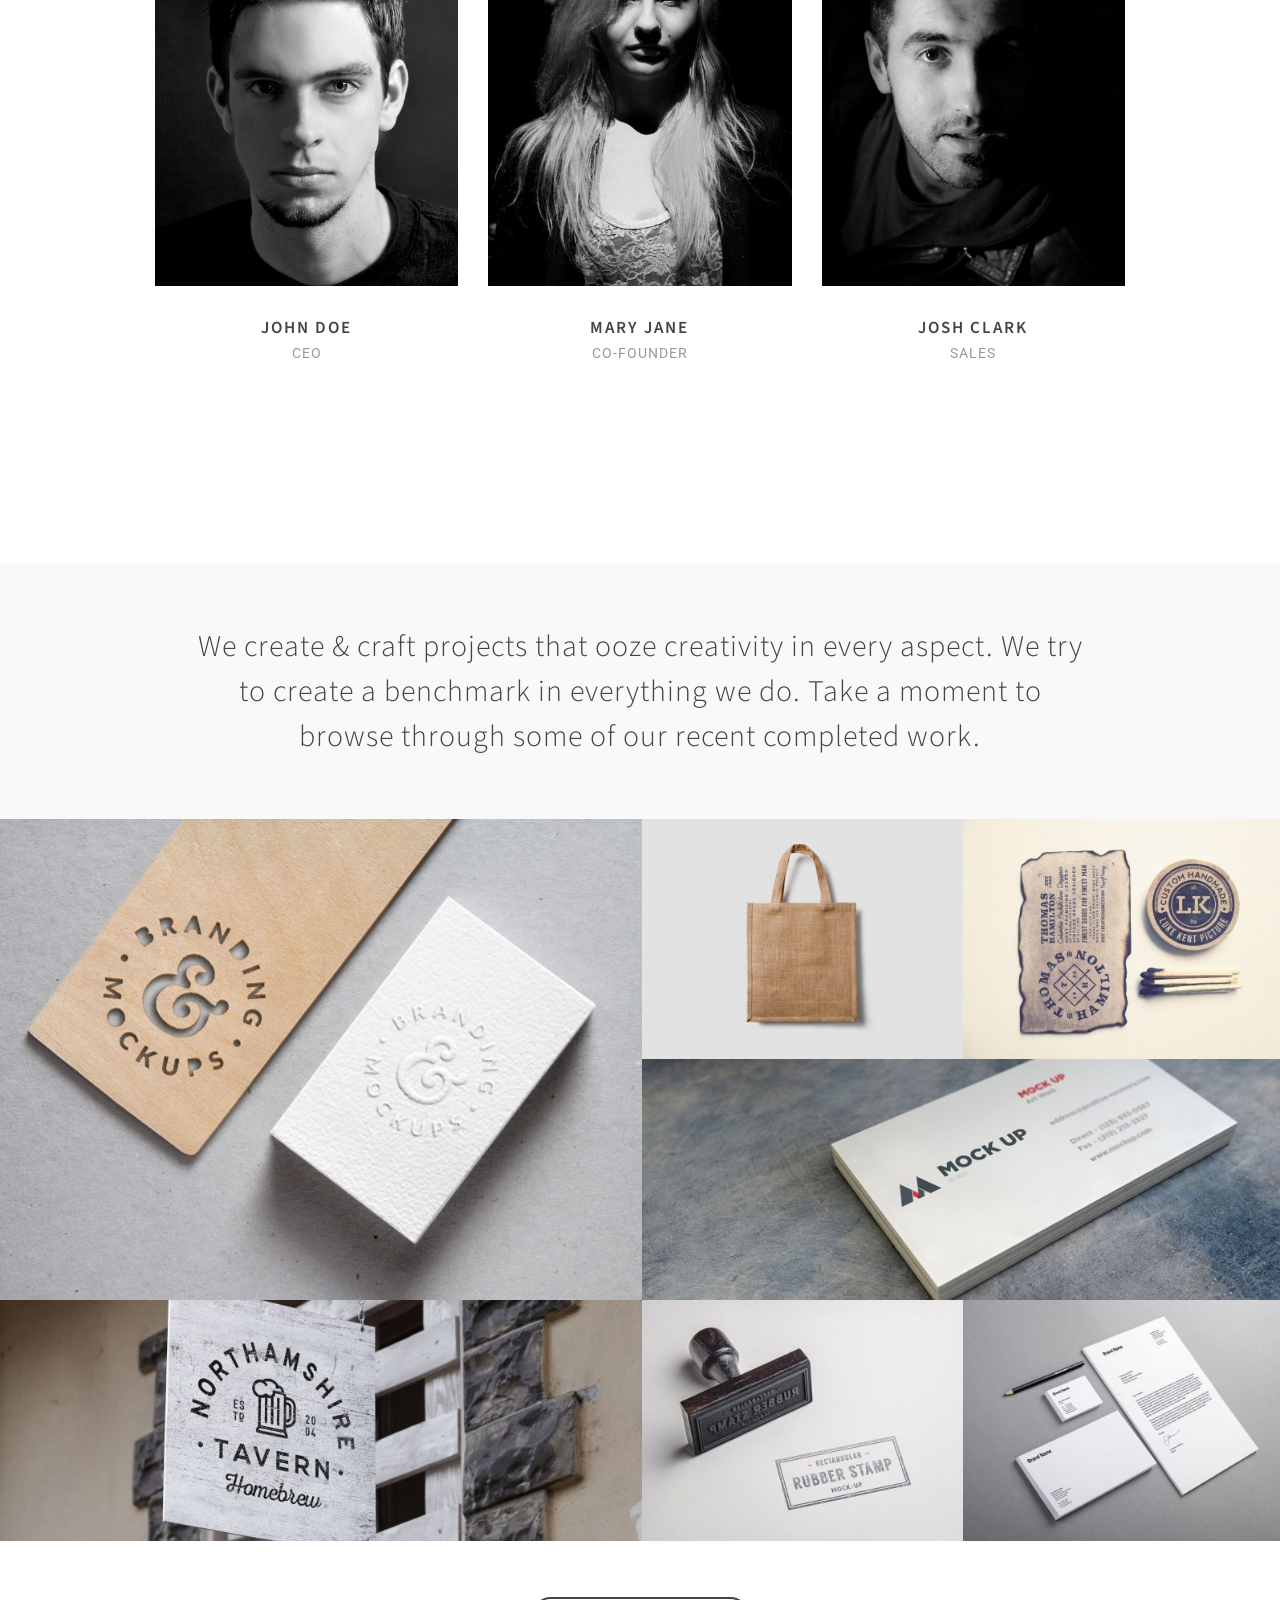
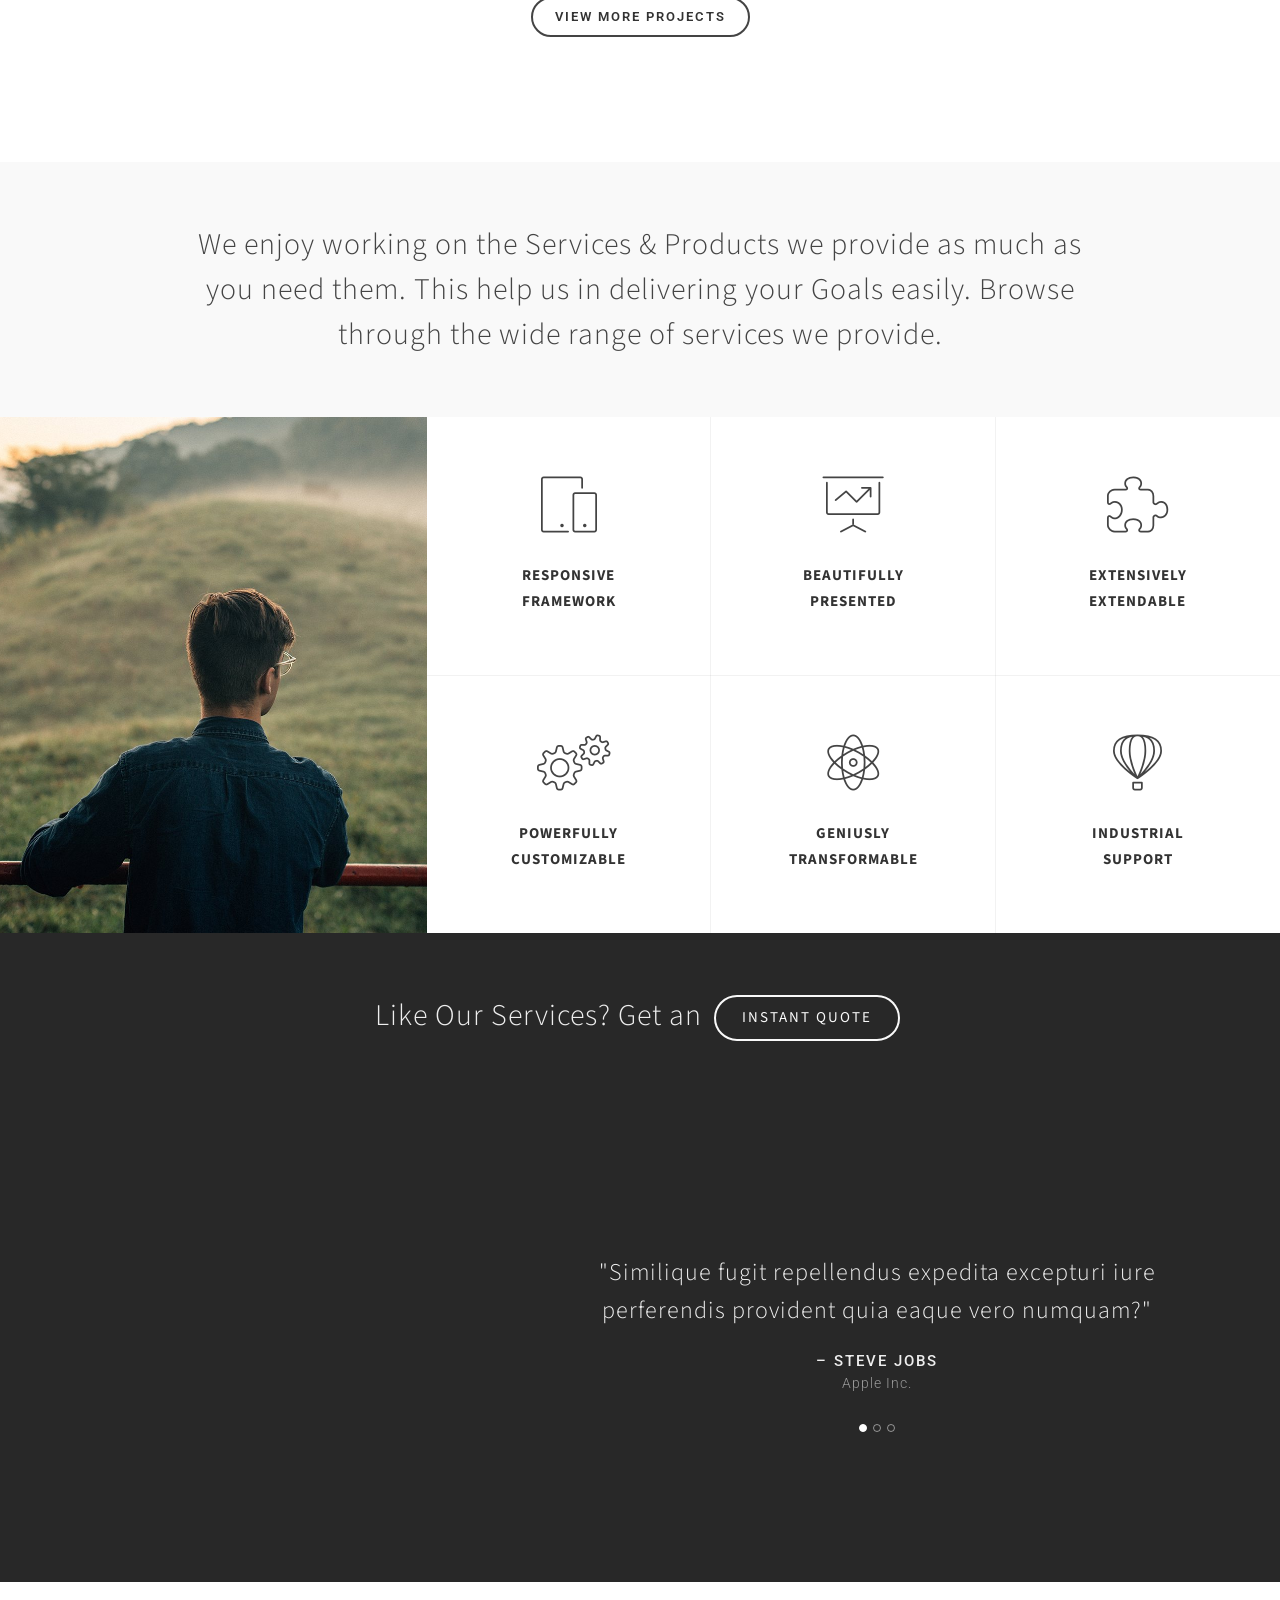
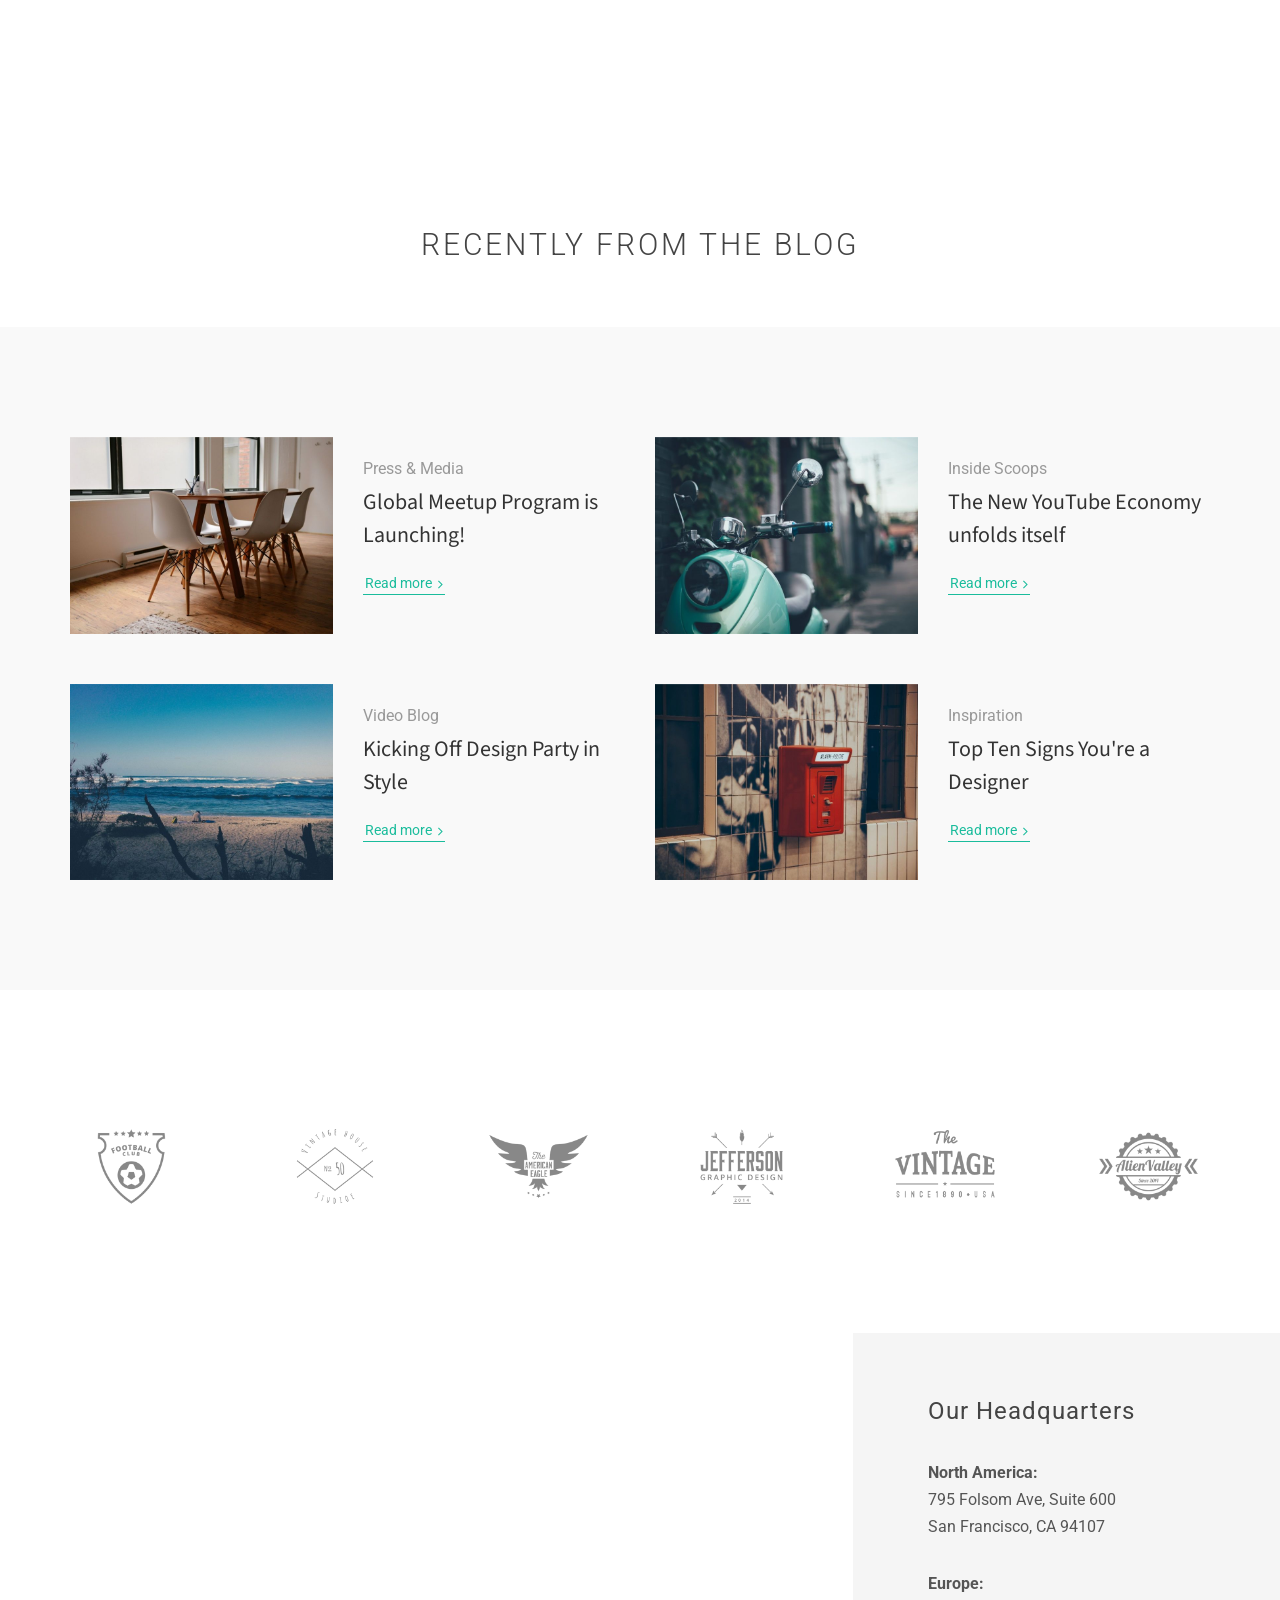
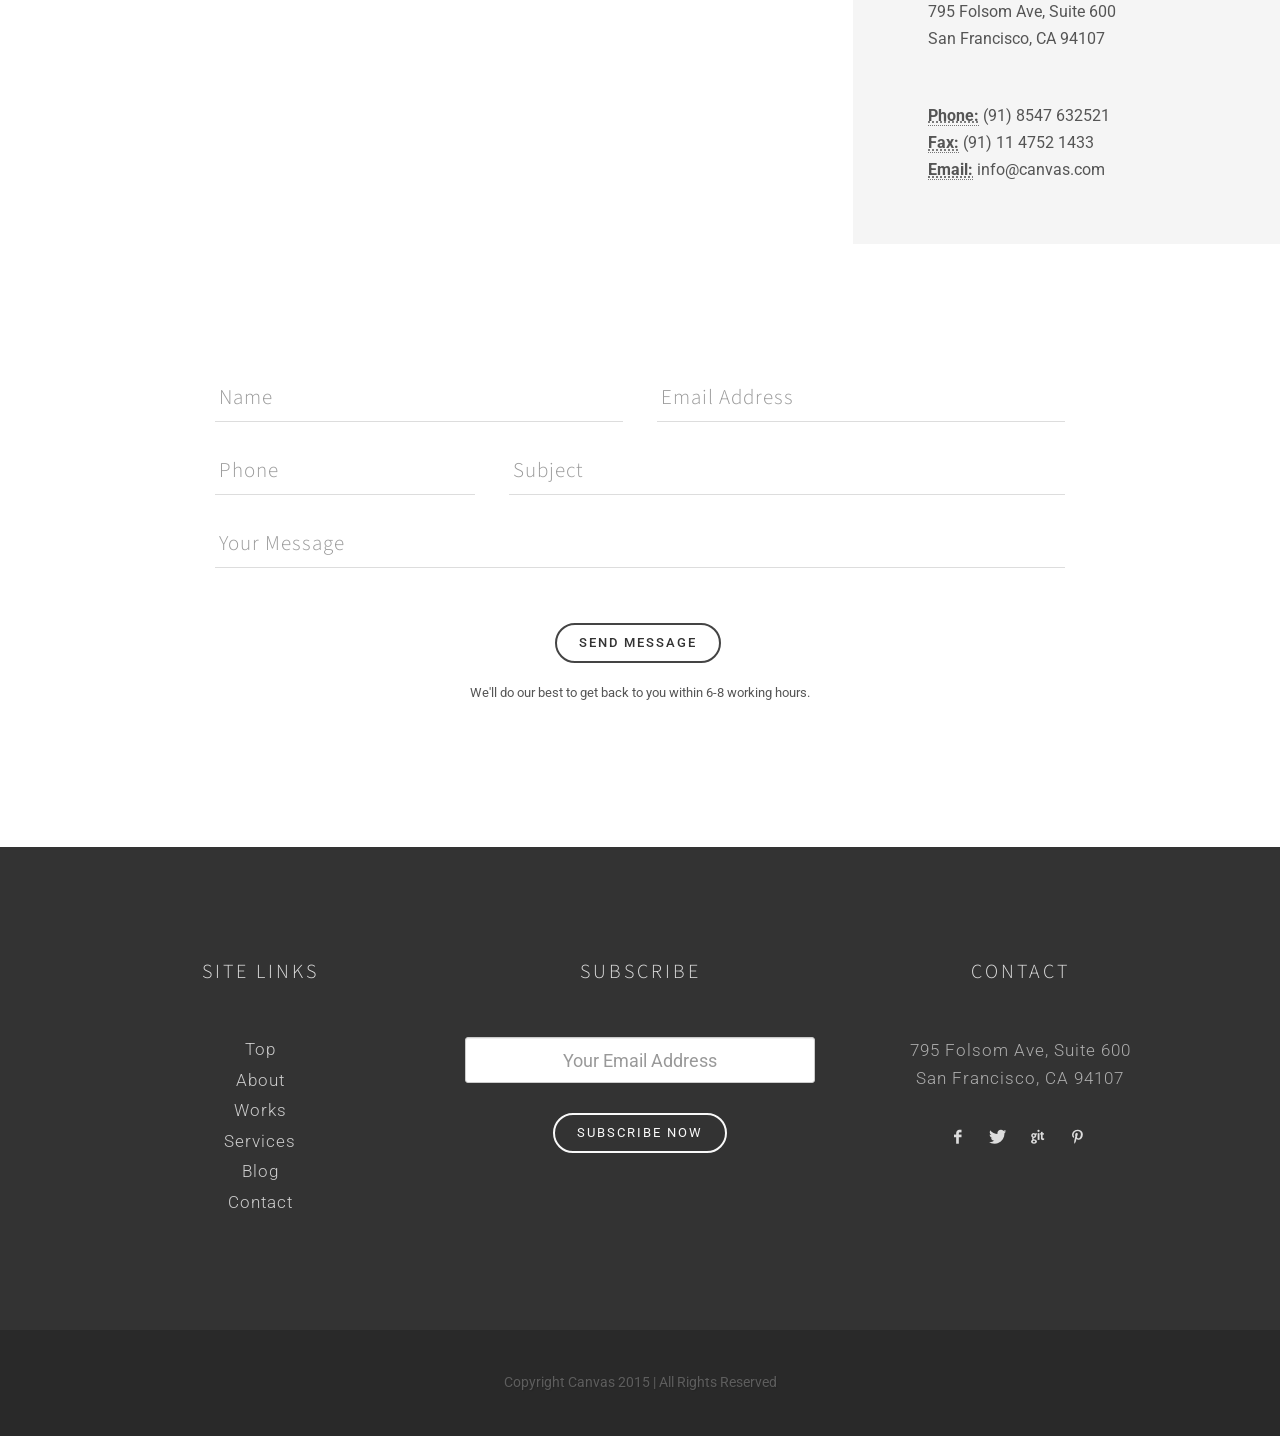
<file: one-page/op-canvas-slider.html>
<!DOCTYPE html>
<html dir="ltr" lang="en-US">
<head>

	<meta http-equiv="content-type" content="text/html; charset=utf-8" />
	<meta name="author" content="SemiColonWeb" />

	<!-- Stylesheets
	============================================= -->
	<link href="http://fonts.googleapis.com/css?family=Source+Sans+Pro:300,400,600,700|Roboto:300,400,500,700" rel="stylesheet" type="text/css" />
	<link rel="stylesheet" href="../css/bootstrap.css" type="text/css" />
	<link rel="stylesheet" href="../style.css" type="text/css" />
	<link rel="stylesheet" href="../css/swiper.css" type="text/css" />

	<!-- One Page Module Specific Stylesheet -->
	<link rel="stylesheet" href="onepage.css" type="text/css" />
	<!-- / -->

	<link rel="stylesheet" href="../css/dark.css" type="text/css" />
	<link rel="stylesheet" href="../css/font-icons.css" type="text/css" />
	<link rel="stylesheet" href="css/et-line.css" type="text/css" />
	<link rel="stylesheet" href="../css/animate.css" type="text/css" />
	<link rel="stylesheet" href="../css/magnific-popup.css" type="text/css" />

	<link rel="stylesheet" href="css/fonts.css" type="text/css" />

	<link rel="stylesheet" href="../css/responsive.css" type="text/css" />
	<meta name="viewport" content="width=device-width, initial-scale=1" />


	<!-- Document Title
	============================================= -->
	<title>One Page Canvas Slider | Canvas</title>

</head>

<body class="stretched">

	<!-- Document Wrapper
	============================================= -->
	<div id="wrapper" class="clearfix">

		<!-- Header
		============================================= -->
		<header id="header" class="full-header transparent-header dark static-sticky" data-sticky-class="not-dark" data-sticky-offset="full" data-sticky-offset-negative="100">

			<div id="header-wrap">

				<div class="container clearfix">

					<div id="primary-menu-trigger"><i class="icon-reorder"></i></div>

					<!-- Logo
					============================================= -->
					<div id="logo">
						<a href="index.html" class="standard-logo" data-dark-logo="images/canvasone-dark.png"><img src="images/canvasone.png" alt="Canvas Logo"></a>
						<a href="index.html" class="retina-logo" data-dark-logo="images/canvasone-dark@2x.png"><img src="images/canvasone@2x.png" alt="Canvas Logo"></a>
					</div><!-- #logo end -->

					<!-- Primary Navigation
					============================================= -->
					<nav id="primary-menu">

						<ul class="one-page-menu" data-easing="easeInOutExpo" data-speed="1250" data-offset="65">
							<li><a href="#" data-href="#wrapper"><div>Home</div></a></li>
							<li><a href="#" data-href="#section-about"><div>About</div></a></li>
							<li><a href="#" data-href="#section-works"><div>Works</div></a></li>
							<li><a href="#" data-href="#section-services"><div>Services</div></a></li>
							<li><a href="#" data-href="#section-blog"><div>Blog</div></a></li>
							<li><a href="#" data-href="#section-contact"><div>Contact</div></a></li>
						</ul>

					</nav><!-- #primary-menu end -->

				</div>

			</div>

		</header><!-- #header end -->

		<section id="slider" class="slider-parallax swiper_wrapper full-screen clearfix">

			<div class="slider-parallax-inner">

				<div class="swiper-container swiper-parent">
					<div class="swiper-wrapper">
						<div class="swiper-slide dark" style="background-image: url('images/page/slider-1.jpg');">
							<div class="container clearfix">
								<div class="slider-caption slider-caption-center">
									<h2 data-caption-animate="fadeInUp">A Different Canvas</h2>
									<p data-caption-animate="fadeInUp" data-caption-delay="200">Flexibility to the core &amp; different in every aspect. Meet the new Canvas. Creative &amp; Efficiently Powerful.</p>
								</div>
							</div>
						</div>
						<div class="swiper-slide dark">
							<div class="container clearfix">
								<div class="slider-caption slider-caption-center">
									<h2 data-caption-animate="fadeInUp">Beautifully Flexible</h2>
									<p data-caption-animate="fadeInUp" data-caption-delay="200">Looks beautiful &amp; ultra-sharp on every device &amp; adapts well to your custom vision.</p>
								</div>
							</div>
							<div class="video-wrap">
								<video poster="images/videos/1.jpg" preload="auto" loop autoplay muted>
									<source src='images/videos/1.webm' type='video/webm' />
									<source src='images/videos/1.mp4' type='video/mp4' />
								</video>
								<div class="video-overlay" style="background-color: rgba(0,0,0,0.2);"></div>
							</div>
						</div>
						<div class="swiper-slide dark" style="background-image: url('images/page/slider-2.jpg'); background-position: center top;">
							<div class="container clearfix">
								<div class="slider-caption">
									<h2 data-caption-animate="fadeInUp">Great Performance</h2>
									<p data-caption-animate="fadeInUp" data-caption-delay="200">You'll be surprised to see the Final Results of your Creation &amp; would crave for more.</p>
								</div>
							</div>
						</div>
					</div>
					<div id="slider-arrow-left"><i class="icon-angle-left"></i></div>
					<div id="slider-arrow-right"><i class="icon-angle-right"></i></div>
				</div>

				<a href="#" data-scrollto="#section-about" data-easing="easeInOutExpo" data-speed="1250" data-offset="65" class="one-page-arrow dark"><i class="icon-angle-down infinite animated fadeInDown"></i></a>

			</div>

		</section>

		<!-- Content
		============================================= -->
		<section id="content">

			<div class="content-wrap nopadding">

				<div id="section-about" class="center page-section">

					<div class="container clearfix">

						<h2 class="divcenter bottommargin font-body" style="max-width: 700px; font-size: 40px;">A digital web studio creating stunning &amp; engaging online experiences</h2>

						<p class="lead divcenter bottommargin" style="max-width: 800px;">Ford Foundation reduce child mortality fight against oppression refugee disruption pursue these aspirations effect. Free-speech Nelson Mandela change liberal; challenges of our times sustainability institutions.</p>

						<p class="bottommargin" style="font-size: 16px;"><a href="#" data-scrollto="#section-services" data-easing="easeInOutExpo" data-speed="1250" data-offset="70" class="more-link">Learn more <i class="icon-angle-right"></i></a></p>

						<div class="clear"></div>

						<div class="row topmargin-lg divcenter" style="max-width: 1000px;">

							<div class="col-sm-4 bottommargin">

								<div class="team">
									<div class="team-image">
										<img src="images/team/1.jpg" alt="John Doe">
										<div class="team-overlay">
											<div class="team-social-icons">
												<a href="#" class="social-icon si-borderless si-small si-facebook" title="Facebook">
													<i class="icon-facebook"></i>
													<i class="icon-facebook"></i>
												</a>
												<a href="#" class="social-icon si-borderless si-small si-twitter" title="Twitter">
													<i class="icon-twitter"></i>
													<i class="icon-twitter"></i>
												</a>
												<a href="#" class="social-icon si-borderless si-small si-github" title="Github">
													<i class="icon-github"></i>
													<i class="icon-github"></i>
												</a>
											</div>
										</div>
									</div>
									<div class="team-desc team-desc-bg">
										<div class="team-title"><h4>John Doe</h4><span>CEO</span></div>
									</div>
								</div>

							</div>

							<div class="col-sm-4 bottommargin">

								<div class="team">
									<div class="team-image">
										<img src="images/team/2.jpg" alt="Josh Clark">
										<div class="team-overlay">
											<div class="team-social-icons">
												<a href="#" class="social-icon si-borderless si-small si-twitter" title="Twitter">
													<i class="icon-twitter"></i>
													<i class="icon-twitter"></i>
												</a>
												<a href="#" class="social-icon si-borderless si-small si-linkedin" title="LinkedIn">
													<i class="icon-linkedin"></i>
													<i class="icon-linkedin"></i>
												</a>
												<a href="#" class="social-icon si-borderless si-small si-flickr" title="Flickr">
													<i class="icon-flickr"></i>
													<i class="icon-flickr"></i>
												</a>
											</div>
										</div>
									</div>
									<div class="team-desc team-desc-bg">
										<div class="team-title"><h4>Mary Jane</h4><span>Co-Founder</span></div>
									</div>
								</div>

							</div>

							<div class="col-sm-4 bottommargin">

								<div class="team">
									<div class="team-image">
										<img src="images/team/3.jpg" alt="Mary Jane">
										<div class="team-overlay">
											<div class="team-social-icons">
												<a href="#" class="social-icon si-borderless si-small si-twitter" title="Twitter">
													<i class="icon-twitter"></i>
													<i class="icon-twitter"></i>
												</a>
												<a href="#" class="social-icon si-borderless si-small si-vimeo" title="Vimeo">
													<i class="icon-vimeo"></i>
													<i class="icon-vimeo"></i>
												</a>
												<a href="#" class="social-icon si-borderless si-small si-instagram" title="Instagram">
													<i class="icon-instagram"></i>
													<i class="icon-instagram"></i>
												</a>
											</div>
										</div>
									</div>
									<div class="team-desc team-desc-bg">
										<div class="team-title"><h4>Josh Clark</h4><span>Sales</span></div>
									</div>
								</div>

							</div>

						</div>

					</div>

				</div>

				<div id="section-works" class="page-section notoppadding">

					<div class="section nomargin">
						<div class="container clearfix">
							<div class="divcenter center" style="max-width: 900px;">
								<h2 class="nobottommargin t300 ls1">We create &amp; craft projects that ooze creativity in every aspect. We try to create a benchmark in everything we do. Take a moment to browse through some of our recent completed work.</h2>
							</div>
						</div>
					</div>

					<!-- Portfolio Items
					============================================= -->
					<div id="portfolio" class="portfolio grid-container portfolio-nomargin portfolio-full portfolio-masonry mixed-masonry clearfix">

						<article class="portfolio-item pf-media pf-icons wide">
							<div class="portfolio-image">
								<a href="#">
									<img src="images/portfolio/mixed/1.jpg" alt="Open Imagination">
								</a>
								<div class="portfolio-overlay">
									<div class="portfolio-desc">
										<h3><a href="#">Open Imagination</a></h3>
										<span><a href="#">Media</a>, <a href="#">Icons</a></span>
									</div>
								</div>
							</div>
						</article>

						<article class="portfolio-item pf-illustrations">
							<div class="portfolio-image">
								<a href="#">
									<img src="images/portfolio/mixed/2.jpg" alt="Locked Steel Gate">
								</a>
								<div class="portfolio-overlay">
									<div class="portfolio-desc">
										<h3><a href="#">Locked Steel Gate</a></h3>
										<span><a href="#">Illustrations</a></span>
									</div>
								</div>
							</div>
						</article>

						<article class="portfolio-item pf-graphics pf-uielements">
							<div class="portfolio-image">
								<a href="#">
									<img src="images/portfolio/mixed/3.jpg" alt="Mac Sunglasses">
								</a>
								<div class="portfolio-overlay">
									<div class="portfolio-desc">
										<h3><a href="#">Mac Sunglasses</a></h3>
										<span><a href="#">Graphics</a>, <a href="#">UI Elements</a></span>
									</div>
								</div>
							</div>
						</article>

						<article class="portfolio-item pf-media pf-icons wide">
							<div class="portfolio-image">
								<a href="#">
									<img src="images/portfolio/mixed/4.jpg" alt="Open Imagination">
								</a>
								<div class="portfolio-overlay">
									<div class="portfolio-desc">
										<h3><a href="#">Open Imagination</a></h3>
										<span><a href="#">Media</a>, <a href="#">Icons</a></span>
									</div>
								</div>
							</div>
						</article>

						<article class="portfolio-item pf-uielements pf-media wide">
							<div class="portfolio-image">
								<a href="#">
									<img src="images/portfolio/mixed/5.jpg" alt="Console Activity">
								</a>
								<div class="portfolio-overlay">
									<div class="portfolio-desc">
										<h3><a href="#">Console Activity</a></h3>
										<span><a href="#">UI Elements</a>, <a href="#">Media</a></span>
									</div>
								</div>
							</div>
						</article>

						<article class="portfolio-item pf-media pf-icons">
							<div class="portfolio-image">
								<a href="#">
									<img src="images/portfolio/mixed/6.jpg" alt="Open Imagination">
								</a>
								<div class="portfolio-overlay">
									<div class="portfolio-desc">
										<h3><a href="#">Open Imagination</a></h3>
										<span><a href="#">Media</a>, <a href="#">Icons</a></span>
									</div>
								</div>
							</div>
						</article>

						<article class="portfolio-item pf-uielements pf-icons">
							<div class="portfolio-image">
								<a href="#">
									<img src="images/portfolio/mixed/7.jpg" alt="Backpack Contents">
								</a>
								<div class="portfolio-overlay">
									<div class="portfolio-desc">
										<h3><a href="#">Backpack Contents</a></h3>
										<span><a href="#">UI Elements</a>, <a href="#">Icons</a></span>
									</div>
								</div>
							</div>
						</article>

					</div><!-- #portfolio end -->

					<div class="topmargin center"><a href="#" class="button button-border button-circle t600">View More Projects</a></div>

				</div>

				<div id="section-services" class="page-section notoppadding">

					<div class="section nomargin">
						<div class="container clearfix">
							<div class="divcenter center" style="max-width: 900px;">
								<h2 class="nobottommargin t300 ls1">We enjoy working on the Services &amp; Products we provide as much as you need them. This help us in delivering your Goals easily. Browse through the wide range of services we provide.</h2>
							</div>
						</div>
					</div>

					<div class="common-height clearfix">

						<div class="col-md-4 hidden-xs" style="background: url('../images/services/main-bg.jpg') center center no-repeat; background-size: cover;"></div>
						<div class="col-md-8">
							<div class="max-height">
								<div class="row common-height grid-border clearfix">
									<div class="col-md-4 col-sm-6 col-padding">
										<div class="feature-box fbox-center fbox-dark fbox-plain fbox-small nobottomborder">
											<div class="fbox-icon">
												<a href="#"><i class="icon-et-mobile"></i></a>
											</div>
											<h3>Responsive Framework</h3>
										</div>
									</div>
									<div class="col-md-4 col-sm-6 col-padding">
										<div class="feature-box fbox-center fbox-dark fbox-plain fbox-small nobottomborder">
											<div class="fbox-icon">
												<a href="#"><i class="icon-et-presentation"></i></a>
											</div>
											<h3>Beautifully Presented</h3>
										</div>
									</div>
									<div class="col-md-4 col-sm-6 col-padding">
										<div class="feature-box fbox-center fbox-dark fbox-plain fbox-small nobottomborder">
											<div class="fbox-icon">
												<a href="#"><i class="icon-et-puzzle"></i></a>
											</div>
											<h3>Extensively Extendable</h3>
										</div>
									</div>
									<div class="col-md-4 col-sm-6 col-padding">
										<div class="feature-box fbox-center fbox-dark fbox-plain fbox-small nobottomborder">
											<div class="fbox-icon">
												<a href="#"><i class="icon-et-gears"></i></a>
											</div>
											<h3>Powerfully Customizable</h3>
										</div>
									</div>
									<div class="col-md-4 col-sm-6 col-padding">
										<div class="feature-box fbox-center fbox-dark fbox-plain fbox-small nobottomborder">
											<div class="fbox-icon">
												<a href="#"><i class="icon-et-genius"></i></a>
											</div>
											<h3>Geniusly Transformable</h3>
										</div>
									</div>
									<div class="col-md-4 col-sm-6 col-padding">
										<div class="feature-box fbox-center fbox-dark fbox-plain fbox-small nobottomborder">
											<div class="fbox-icon">
												<a href="#"><i class="icon-et-hotairballoon"></i></a>
											</div>
											<h3>Industrial Support</h3>
										</div>
									</div>
								</div>
							</div>
						</div>

					</div>

					<div class="section dark nomargin">
						<div class="divcenter center" style="max-width: 900px;">
							<h2 class="nobottommargin t300 ls1">Like Our Services? Get an <a href="#" data-scrollto="#template-contactform" data-offset="140" data-easing="easeInOutExpo" data-speed="1250" class="button button-border button-circle button-light button-large notopmargin nobottommargin" style="position: relative; top: -3px;">Instant Quote</a></h2>
						</div>
					</div>

					<div class="section parallax nomargin dark" style="background-image: url('images/page/testimonials.jpg'); padding: 150px 0;" data-stellar-background-ratio="0.3">

						<div class="container clearfix">

							<div class="col_two_fifth nobottommargin">&nbsp;</div>

							<div class="col_three_fifth nobottommargin col_last">

								<div class="fslider testimonial testimonial-full nobgcolor noborder noshadow nopadding" data-arrows="false">
									<div class="flexslider">
										<div class="slider-wrap">
											<div class="slide">
												<div class="testi-content">
													<p>Similique fugit repellendus expedita excepturi iure perferendis provident quia eaque vero numquam?</p>
													<div class="testi-meta">
														Steve Jobs
														<span>Apple Inc.</span>
													</div>
												</div>
											</div>
											<div class="slide">
												<div class="testi-content">
													<p>Natus voluptatum enim quod necessitatibus quis expedita harum provident eos obcaecati id culpa corporis molestias.</p>
													<div class="testi-meta">
														Collis Ta'eed
														<span>Envato Inc.</span>
													</div>
												</div>
											</div>
											<div class="slide">
												<div class="testi-content">
													<p>Incidunt deleniti blanditiis quas aperiam recusandae consequatur ullam quibusdam cum libero illo rerum!</p>
													<div class="testi-meta">
														John Doe
														<span>XYZ Inc.</span>
													</div>
												</div>
											</div>
										</div>
									</div>
								</div>

							</div>

						</div>

					</div>

				</div>

				<div id="section-blog" class="page-section">

					<h2 class="center uppercase t300 ls3 font-body">Recently From the Blog</h2>

					<div class="section nobottommargin">
						<div class="container clearfix">

							<div class="row topmargin clearfix">

								<div class="ipost col-sm-6 bottommargin clearfix">
									<div class="row">
										<div class="col-md-6">
											<div class="entry-image nobottommargin">
												<a href="#"><img src="images/blog/1.jpg" alt="Paris"></a>
											</div>
										</div>
										<div class="col-md-6" style="margin-top: 20px;">
											<span class="before-heading" style="font-style: normal;">Press &amp; Media</span>
											<div class="entry-title">
												<h3 class="t400" style="font-size: 22px;"><a href="#">Global Meetup Program is Launching!</a></h3>
											</div>
											<div class="entry-content">
												<a href="#" class="more-link">Read more <i class="icon-angle-right"></i></a>
											</div>
										</div>
									</div>
								</div>

								<div class="ipost col-sm-6 bottommargin clearfix">
									<div class="row">
										<div class="col-md-6">
											<div class="entry-image nobottommargin">
												<a href="#"><img src="images/blog/2.jpg" alt="Paris"></a>
											</div>
										</div>
										<div class="col-md-6" style="margin-top: 20px;">
											<span class="before-heading" style="font-style: normal;">Inside Scoops</span>
											<div class="entry-title">
												<h3 class="t400" style="font-size: 22px;"><a href="#">The New YouTube Economy unfolds itself</a></h3>
											</div>
											<div class="entry-content">
												<a href="#" class="more-link">Read more <i class="icon-angle-right"></i></a>
											</div>
										</div>
									</div>
								</div>

								<div class="ipost col-sm-6 bottommargin clearfix">
									<div class="row">
										<div class="col-md-6">
											<div class="entry-image nobottommargin">
												<a href="#"><img src="images/blog/3.jpg" alt="Paris"></a>
											</div>
										</div>
										<div class="col-md-6" style="margin-top: 20px;">
											<span class="before-heading" style="font-style: normal;">Video Blog</span>
											<div class="entry-title">
												<h3 class="t400" style="font-size: 22px;"><a href="#">Kicking Off Design Party in Style</a></h3>
											</div>
											<div class="entry-content">
												<a href="#" class="more-link">Read more <i class="icon-angle-right"></i></a>
											</div>
										</div>
									</div>
								</div>

								<div class="ipost col-sm-6 bottommargin clearfix">
									<div class="row">
										<div class="col-md-6">
											<div class="entry-image nobottommargin">
												<a href="#"><img src="images/blog/4.jpg" alt="Paris"></a>
											</div>
										</div>
										<div class="col-md-6" style="margin-top: 20px;">
											<span class="before-heading" style="font-style: normal;">Inspiration</span>
											<div class="entry-title">
												<h3 class="t400" style="font-size: 22px;"><a href="#">Top Ten Signs You're a Designer</a></h3>
											</div>
											<div class="entry-content">
												<a href="#" class="more-link">Read more <i class="icon-angle-right"></i></a>
											</div>
										</div>
									</div>
								</div>

							</div>

						</div>
					</div>

					<div class="container topmargin-lg clearfix">

						<div id="oc-clients" class="owl-carousel topmargin image-carousel carousel-widget" data-margin="80" data-loop="true" data-nav="false" data-autoplay="5000" data-pagi="false"data-items-xxs="2" data-items-xs="3" data-items-sm="4" data-items-md="5" data-items-lg="6">

							<div class="oc-item"><a href="#"><img src="../images/clients/1.png" alt="Clients"></a></div>
							<div class="oc-item"><a href="#"><img src="../images/clients/2.png" alt="Clients"></a></div>
							<div class="oc-item"><a href="#"><img src="../images/clients/3.png" alt="Clients"></a></div>
							<div class="oc-item"><a href="#"><img src="../images/clients/4.png" alt="Clients"></a></div>
							<div class="oc-item"><a href="#"><img src="../images/clients/5.png" alt="Clients"></a></div>
							<div class="oc-item"><a href="#"><img src="../images/clients/6.png" alt="Clients"></a></div>
							<div class="oc-item"><a href="#"><img src="../images/clients/7.png" alt="Clients"></a></div>
							<div class="oc-item"><a href="#"><img src="../images/clients/8.png" alt="Clients"></a></div>
							<div class="oc-item"><a href="#"><img src="../images/clients/9.png" alt="Clients"></a></div>
							<div class="oc-item"><a href="#"><img src="../images/clients/10.png" alt="Clients"></a></div>

						</div>

					</div>

				</div>

				<div id="section-contact" class="page-section notoppadding">

					<div class="row noleftmargin norightmargin bottommargin-lg common-height">
						<div id="headquarters-map" class="col-md-8 col-sm-6 gmap hidden-xs"></div>
						<div class="col-md-4 col-sm-6" style="background-color: #F5F5F5;">
							<div class="col-padding max-height">
								<h3 class="font-body t400 ls1">Our Headquarters</h3>

								<div style="font-size: 16px; line-height: 1.7;">
									<address style="line-height: 1.7;">
										<strong>North America:</strong><br>
										795 Folsom Ave, Suite 600<br>
										San Francisco, CA 94107<br>
									</address>

									<div class="clear topmargin-sm"></div>

									<address style="line-height: 1.7;">
										<strong>Europe:</strong><br>
										795 Folsom Ave, Suite 600<br>
										San Francisco, CA 94107<br>
									</address>

									<div class="clear topmargin"></div>

									<abbr title="Phone Number"><strong>Phone:</strong></abbr> (91) 8547 632521<br>
									<abbr title="Fax"><strong>Fax:</strong></abbr> (91) 11 4752 1433<br>
									<abbr title="Email Address"><strong>Email:</strong></abbr> info@canvas.com
								</div>
							</div>
						</div>
					</div>



					<div class="container clearfix">

						<div class="divcenter topmargin" style="max-width: 850px;">

							<div class="contact-widget">

								<div class="contact-form-result"></div>

								<form class="nobottommargin" id="template-contactform" name="template-contactform" action="include/sendemail.php" method="post">

									<div class="form-process"></div>

									<div class="col_half">
										<input type="text" id="template-contactform-name" name="template-contactform-name" value="" class="sm-form-control border-form-control required" placeholder="Name" />
									</div>
									<div class="col_half col_last">
										<input type="email" id="template-contactform-email" name="template-contactform-email" value="" class="required email sm-form-control border-form-control" placeholder="Email Address" />
									</div>

									<div class="clear"></div>

									<div class="col_one_third">
										<input type="text" id="template-contactform-phone" name="template-contactform-phone" value="" class="sm-form-control border-form-control" placeholder="Phone" />
									</div>

									<div class="col_two_third col_last">
										<input type="text" id="template-contactform-subject" name="template-contactform-subject" value="" class="required sm-form-control border-form-control" placeholder="Subject" />
									</div>

									<div class="clear"></div>

									<div class="col_full">
										<textarea class="required sm-form-control border-form-control" id="template-contactform-message" name="template-contactform-message" rows="7" cols="30" placeholder="Your Message"></textarea>
									</div>

									<div class="col_full center">
										<button class="button button-border button-circle t500 noleftmargin topmargin-sm" type="submit" id="template-contactform-submit" name="template-contactform-submit" value="submit">Send Message</button>
										<br>
										<small style="display: block; font-size: 13px; margin-top: 15px;">We'll do our best to get back to you within 6-8 working hours.</small>
									</div>

									<div class="clear"></div>

									<div class="col_full hidden">
										<input type="text" id="template-contactform-botcheck" name="template-contactform-botcheck" value="" class="sm-form-control" />
									</div>

								</form>

							</div>

						</div>

					</div>

				</div>

			</div>

		</section><!-- #content end -->

		<!-- Footer
		============================================= -->
		<footer id="footer" class="dark noborder">

			<div class="container center">
				<div class="footer-widgets-wrap">

					<div class="row divcenter clearfix">

						<div class="col-md-4">

							<div class="widget clearfix">
								<h4>Site Links</h4>

								<ul class="list-unstyled footer-site-links nobottommargin">
									<li><a href="#" data-scrollto="#wrapper" data-easing="easeInOutExpo" data-speed="1250" data-offset="70">Top</a></li>
									<li><a href="#" data-scrollto="#section-about" data-easing="easeInOutExpo" data-speed="1250" data-offset="70">About</a></li>
									<li><a href="#" data-scrollto="#section-works" data-easing="easeInOutExpo" data-speed="1250" data-offset="70">Works</a></li>
									<li><a href="#" data-scrollto="#section-services" data-easing="easeInOutExpo" data-speed="1250" data-offset="70">Services</a></li>
									<li><a href="#" data-scrollto="#section-blog" data-easing="easeInOutExpo" data-speed="1250" data-offset="70">Blog</a></li>
									<li><a href="#" data-scrollto="#section-contact" data-easing="easeInOutExpo" data-speed="1250" data-offset="70">Contact</a></li>
								</ul>
							</div>

						</div>

						<div class="col-md-4">

							<div class="widget subscribe-widget clearfix" data-loader="button">
								<h4>Subscribe</h4>

								<div class="widget-subscribe-form-result"></div>
								<form id="widget-subscribe-form" action="../include/subscribe.php" role="form" method="post" class="nobottommargin">
									<input type="email" id="widget-subscribe-form-email" name="widget-subscribe-form-email" class="form-control input-lg not-dark required email" placeholder="Your Email Address">
									<button class="button button-border button-circle button-light topmargin-sm" type="submit">Subscribe Now</button>
								</form>
							</div>

						</div>

						<div class="col-md-4">

							<div class="widget clearfix">
								<h4>Contact</h4>

								<p class="lead">795 Folsom Ave, Suite 600<br>San Francisco, CA 94107</p>

								<div class="center topmargin-sm">
									<a href="#" class="social-icon inline-block noborder si-small si-facebook" title="Facebook">
										<i class="icon-facebook"></i>
										<i class="icon-facebook"></i>
									</a>
									<a href="#" class="social-icon inline-block noborder si-small si-twitter" title="Twitter">
										<i class="icon-twitter"></i>
										<i class="icon-twitter"></i>
									</a>
									<a href="#" class="social-icon inline-block noborder si-small si-github" title="Github">
										<i class="icon-github"></i>
										<i class="icon-github"></i>
									</a>
									<a href="#" class="social-icon inline-block noborder si-small si-pinterest" title="Pinterest">
										<i class="icon-pinterest"></i>
										<i class="icon-pinterest"></i>
									</a>
								</div>
							</div>

						</div>

					</div>

				</div>
			</div>

			<div id="copyrights">
				<div class="container center clearfix">
					Copyright Canvas 2015 | All Rights Reserved
				</div>
			</div>

		</footer><!-- #footer end -->

	</div><!-- #wrapper end -->

	<!-- Go To Top
	============================================= -->
	<div id="gotoTop" class="icon-angle-up"></div>

	<!-- External JavaScripts
	============================================= -->
	<script type="text/javascript" src="../js/jquery.js"></script>
	<script type="text/javascript" src="../js/plugins.js"></script>

	<!-- Google Map JavaScripts
	============================================= -->
	<script type="text/javascript" src="https://maps.google.com/maps/api/js?key=YOUR_API_KEY"></script>
	<script type="text/javascript" src="../js/jquery.gmap.js"></script>

	<!-- Footer Scripts
	============================================= -->
	<script type="text/javascript" src="../js/functions.js"></script>

	<script type="text/javascript">

		jQuery(window).load(function(){

			// Google Map
			jQuery('#headquarters-map').gMap({
				address: 'Melbourne, Australia',
				maptype: 'ROADMAP',
				zoom: 14,
				markers: [
					{
						address: "Melbourne, Australia",
						html: "Melbourne, Australia",
						icon: {
							image: "images/icons/map-icon-red.png",
							iconsize: [32, 32],
							iconanchor: [14,44]
						}
					}
				],
				doubleclickzoom: false,
				controls: {
					panControl: false,
					zoomControl: false,
					mapTypeControl: false,
					scaleControl: false,
					streetViewControl: false,
					overviewMapControl: false
				},
				styles: [{"featureType":"all","elementType":"labels.text.fill","stylers":[{"saturation":36},{"color":"#000000"},{"lightness":40}]},{"featureType":"all","elementType":"labels.text.stroke","stylers":[{"visibility":"on"},{"color":"#000000"},{"lightness":16}]},{"featureType":"all","elementType":"labels.icon","stylers":[{"visibility":"off"}]},{"featureType":"administrative","elementType":"geometry.fill","stylers":[{"color":"#000000"},{"lightness":20}]},{"featureType":"administrative","elementType":"geometry.stroke","stylers":[{"color":"#000000"},{"lightness":17},{"weight":1.2}]},{"featureType":"administrative","elementType":"labels","stylers":[{"visibility":"off"}]},{"featureType":"administrative.country","elementType":"all","stylers":[{"visibility":"simplified"}]},{"featureType":"administrative.country","elementType":"geometry","stylers":[{"visibility":"simplified"}]},{"featureType":"administrative.country","elementType":"labels.text","stylers":[{"visibility":"simplified"}]},{"featureType":"administrative.province","elementType":"all","stylers":[{"visibility":"off"}]},{"featureType":"administrative.locality","elementType":"all","stylers":[{"visibility":"simplified"},{"saturation":"-100"},{"lightness":"30"}]},{"featureType":"administrative.neighborhood","elementType":"all","stylers":[{"visibility":"off"}]},{"featureType":"administrative.land_parcel","elementType":"all","stylers":[{"visibility":"off"}]},{"featureType":"landscape","elementType":"all","stylers":[{"visibility":"simplified"},{"gamma":"0.00"},{"lightness":"74"}]},{"featureType":"landscape","elementType":"geometry","stylers":[{"color":"#000000"},{"lightness":20}]},{"featureType":"landscape.man_made","elementType":"all","stylers":[{"lightness":"3"}]},{"featureType":"poi","elementType":"all","stylers":[{"visibility":"off"}]},{"featureType":"poi","elementType":"geometry","stylers":[{"color":"#000000"},{"lightness":21}]},{"featureType":"road","elementType":"geometry","stylers":[{"visibility":"simplified"}]},{"featureType":"road.highway","elementType":"geometry.fill","stylers":[{"color":"#000000"},{"lightness":17}]},{"featureType":"road.highway","elementType":"geometry.stroke","stylers":[{"color":"#000000"},{"lightness":29},{"weight":0.2}]},{"featureType":"road.arterial","elementType":"geometry","stylers":[{"color":"#000000"},{"lightness":18}]},{"featureType":"road.local","elementType":"geometry","stylers":[{"color":"#000000"},{"lightness":16}]},{"featureType":"transit","elementType":"geometry","stylers":[{"color":"#000000"},{"lightness":19}]},{"featureType":"water","elementType":"geometry","stylers":[{"color":"#000000"},{"lightness":17}]}]
			});

		});

	</script>

</body>
</html>
</file>
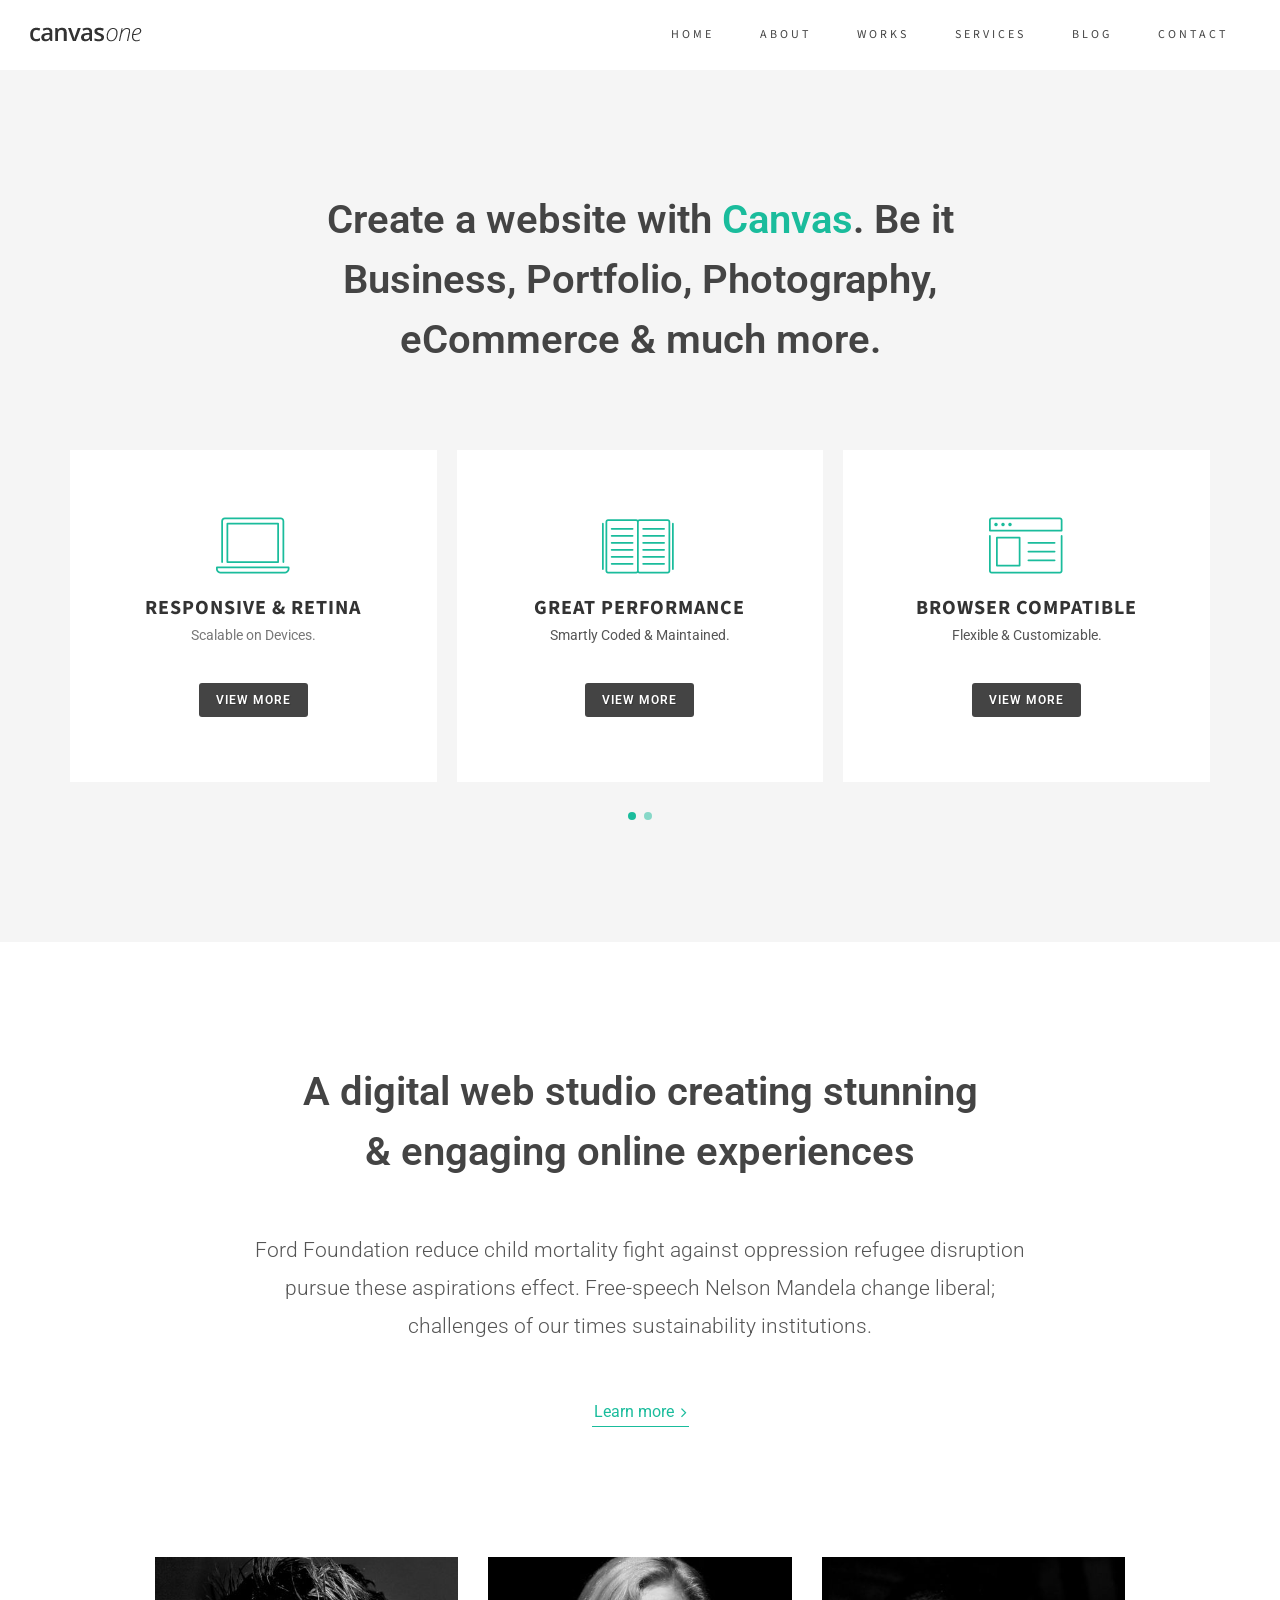
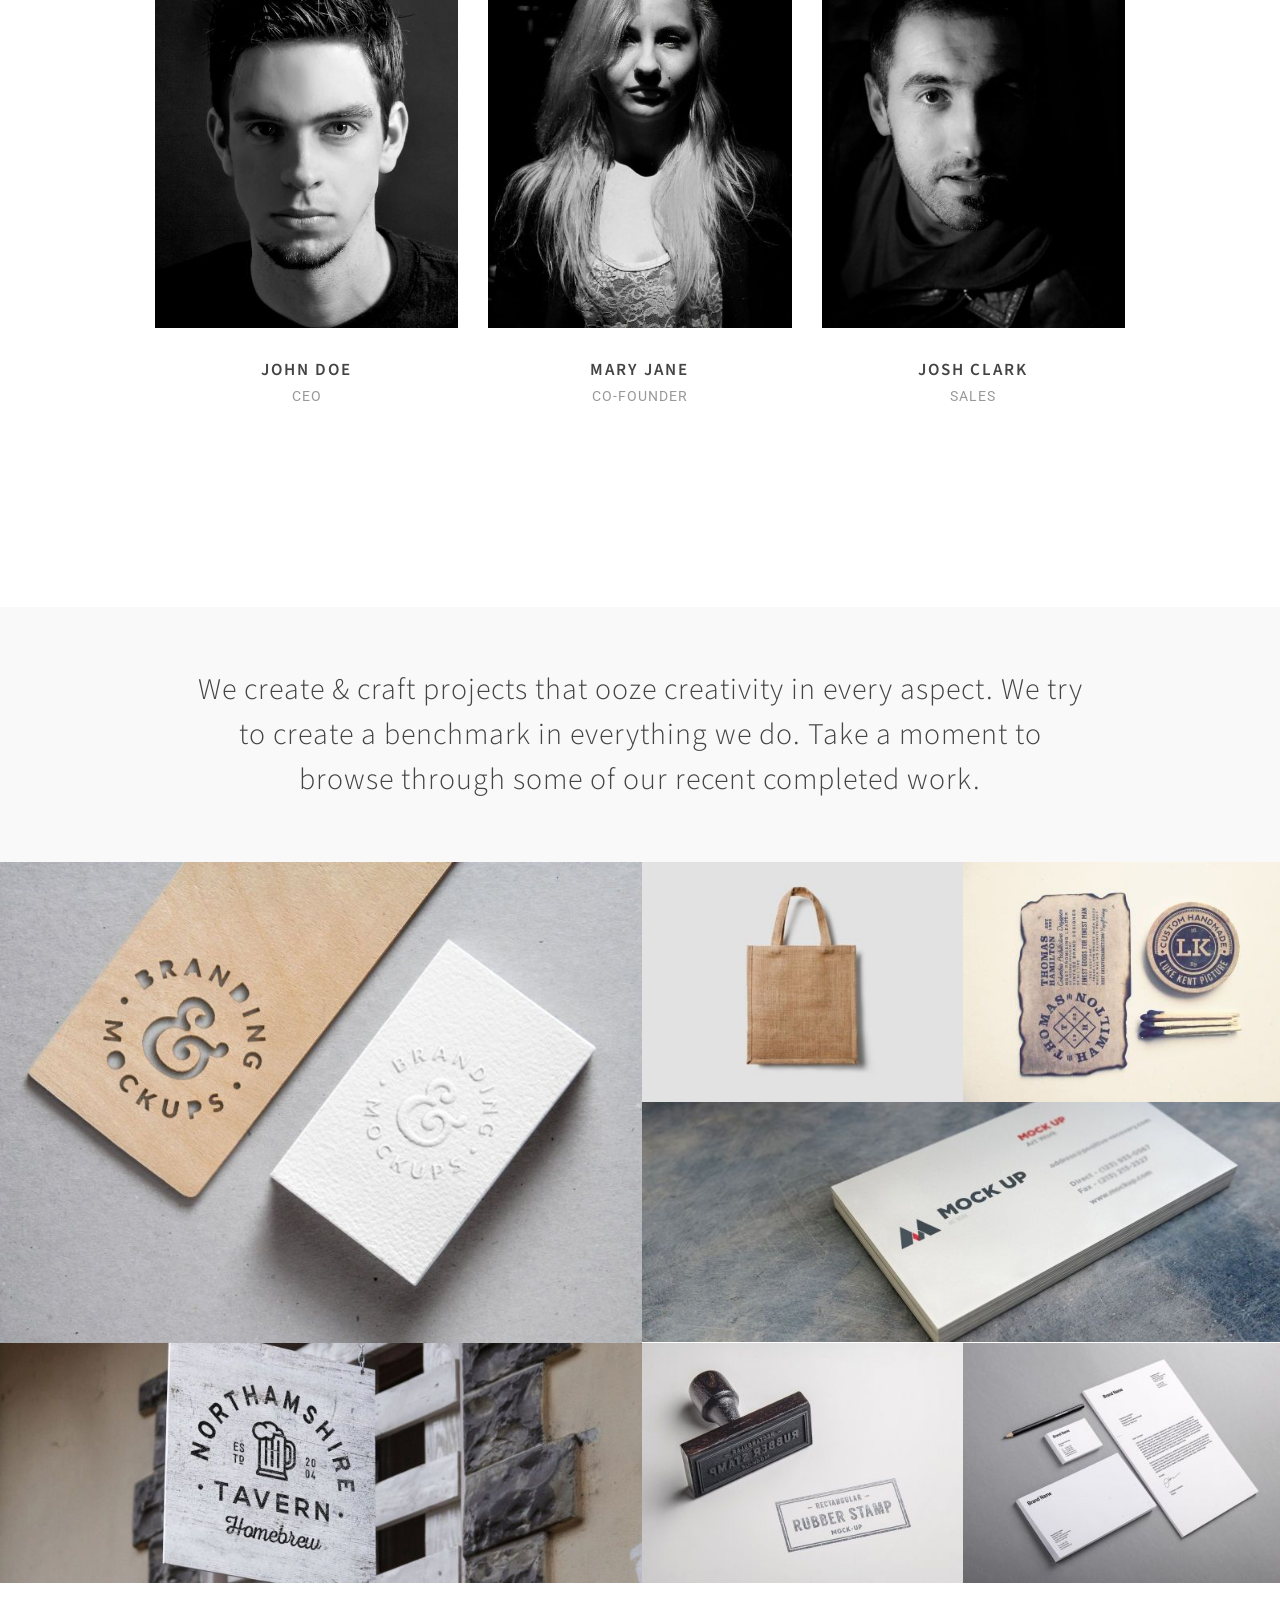
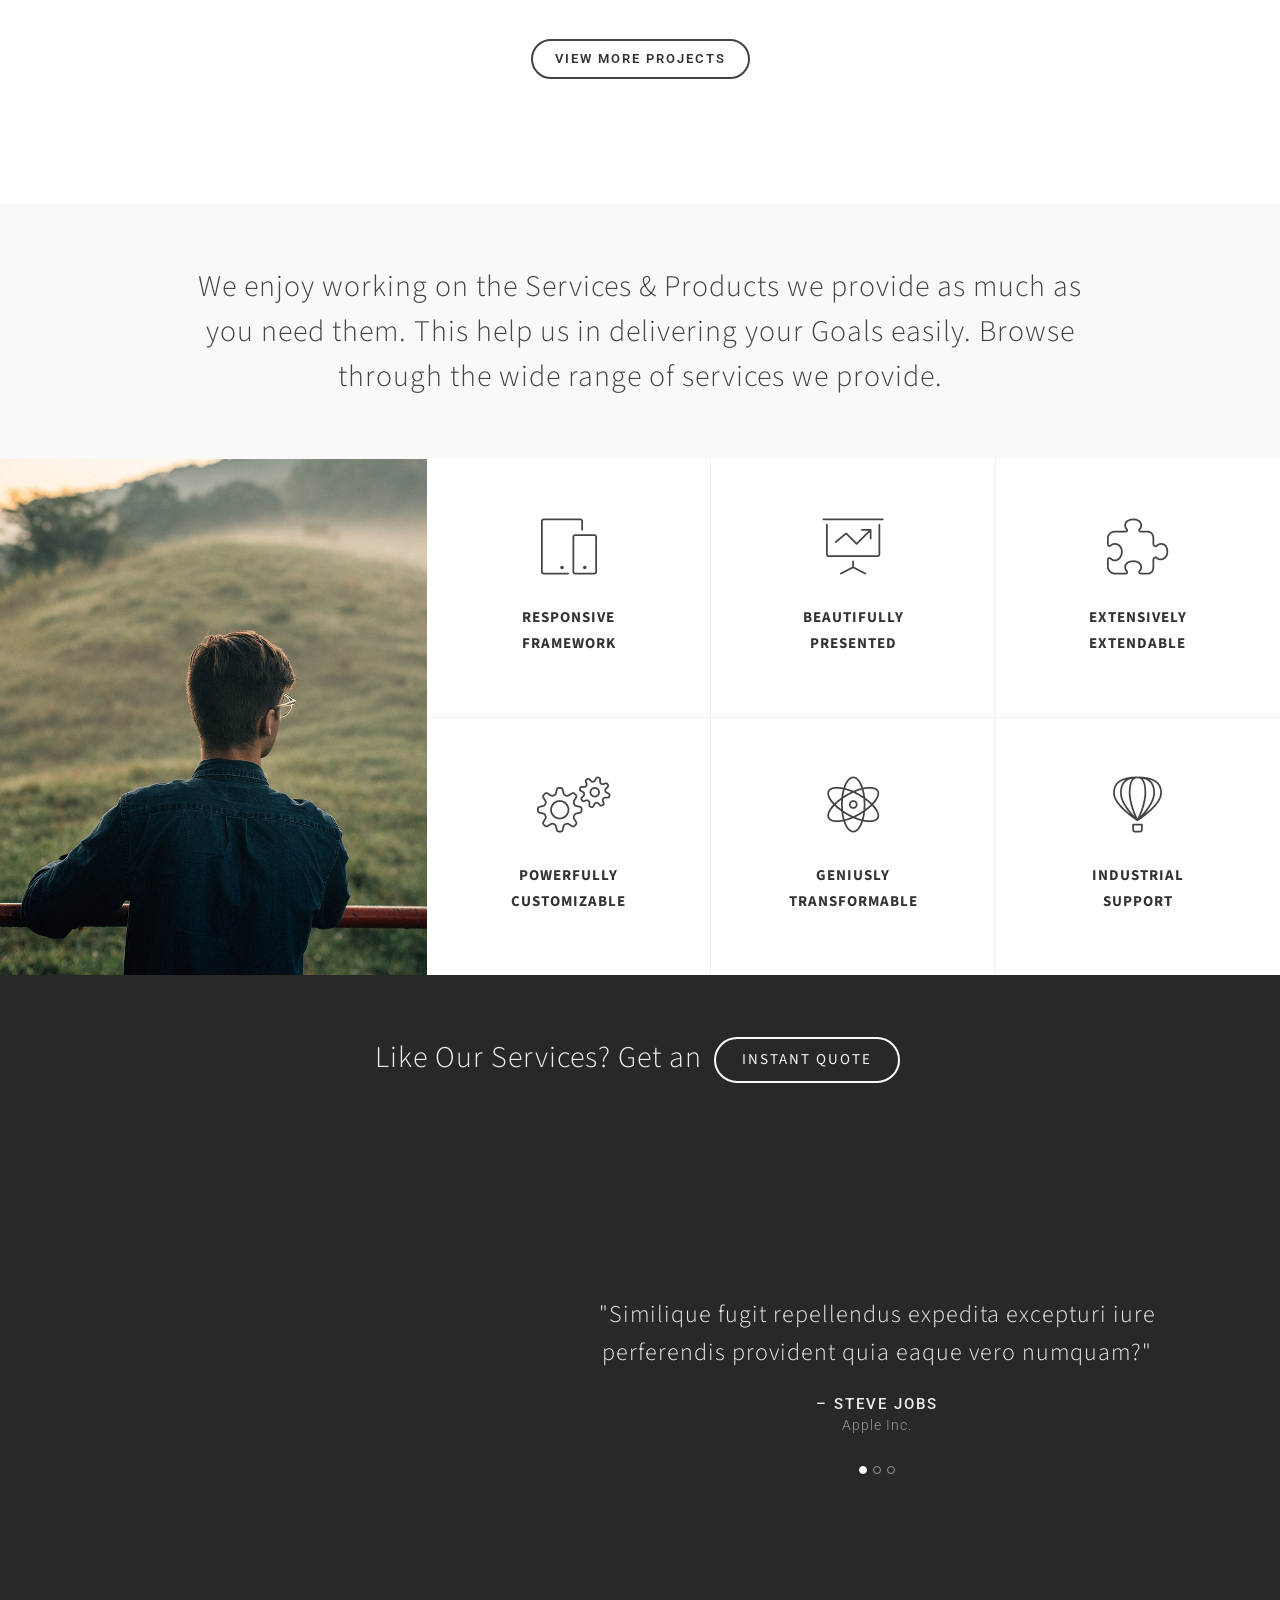
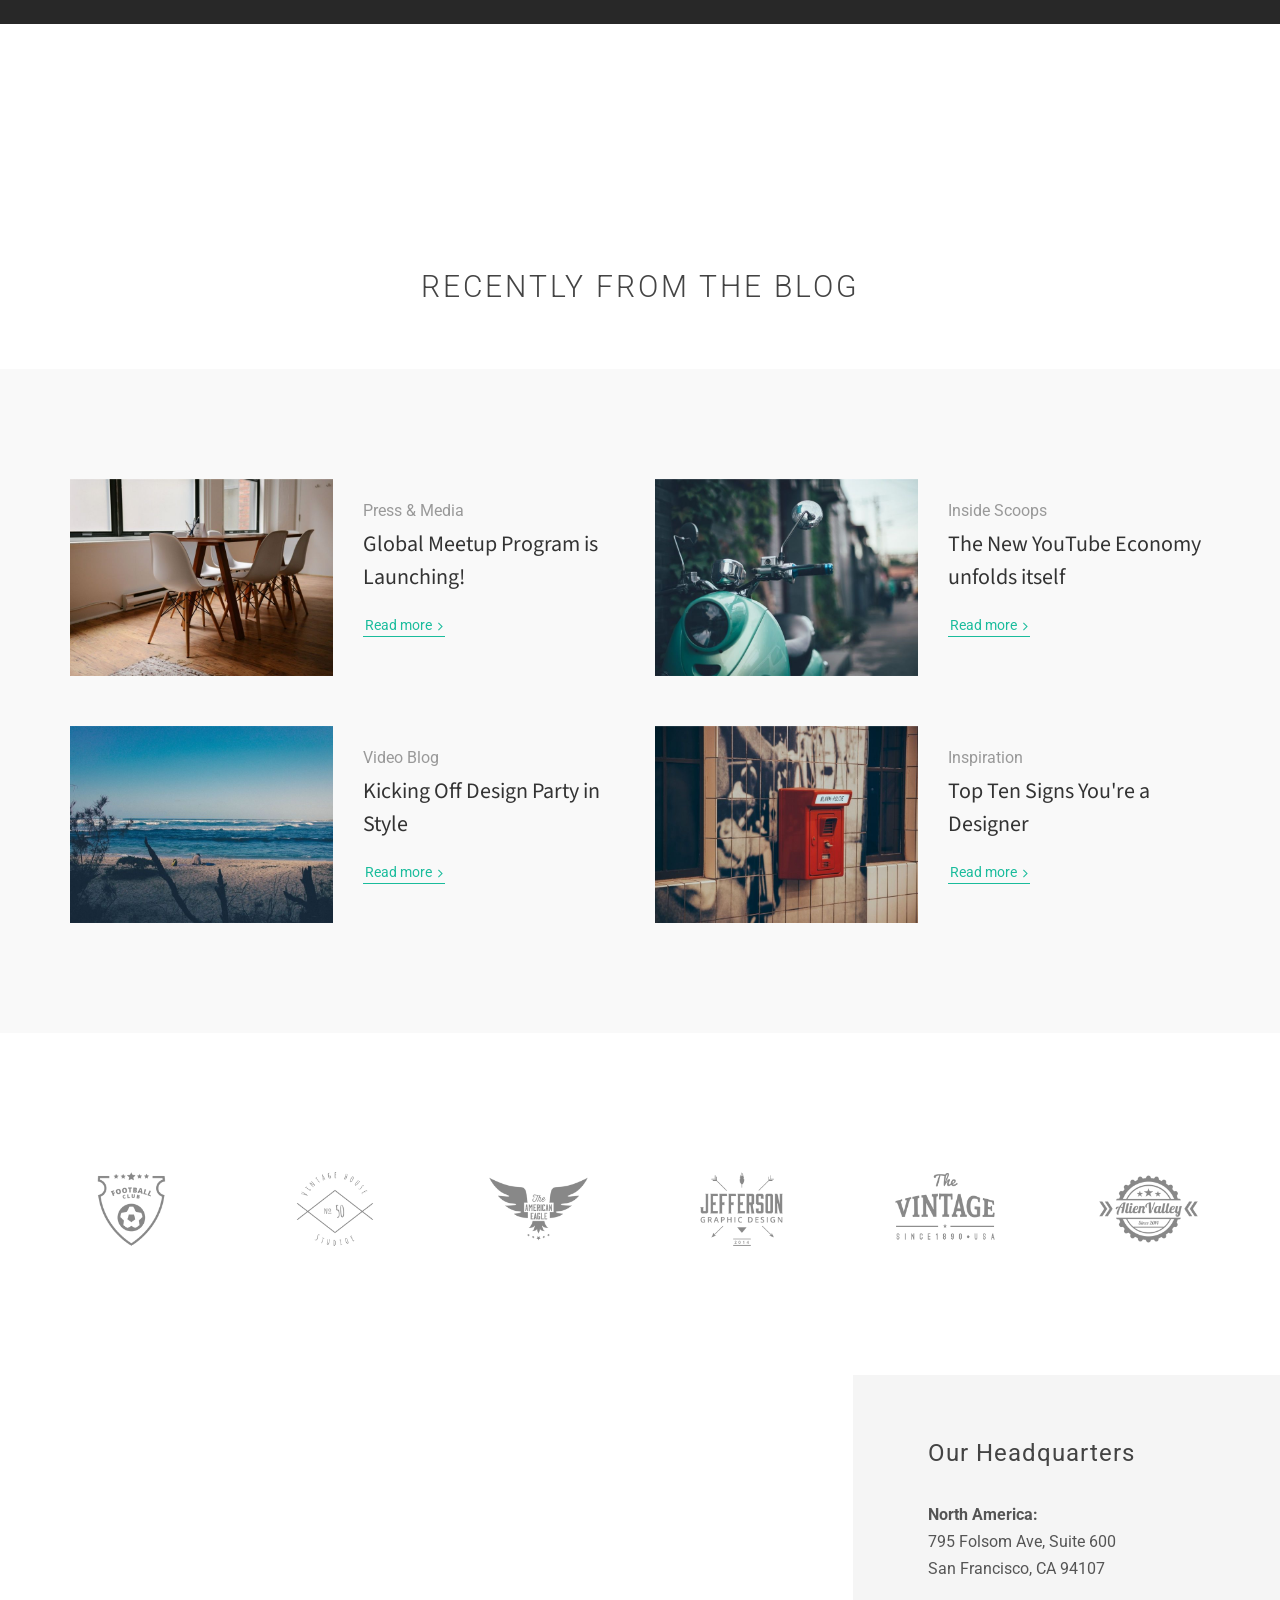
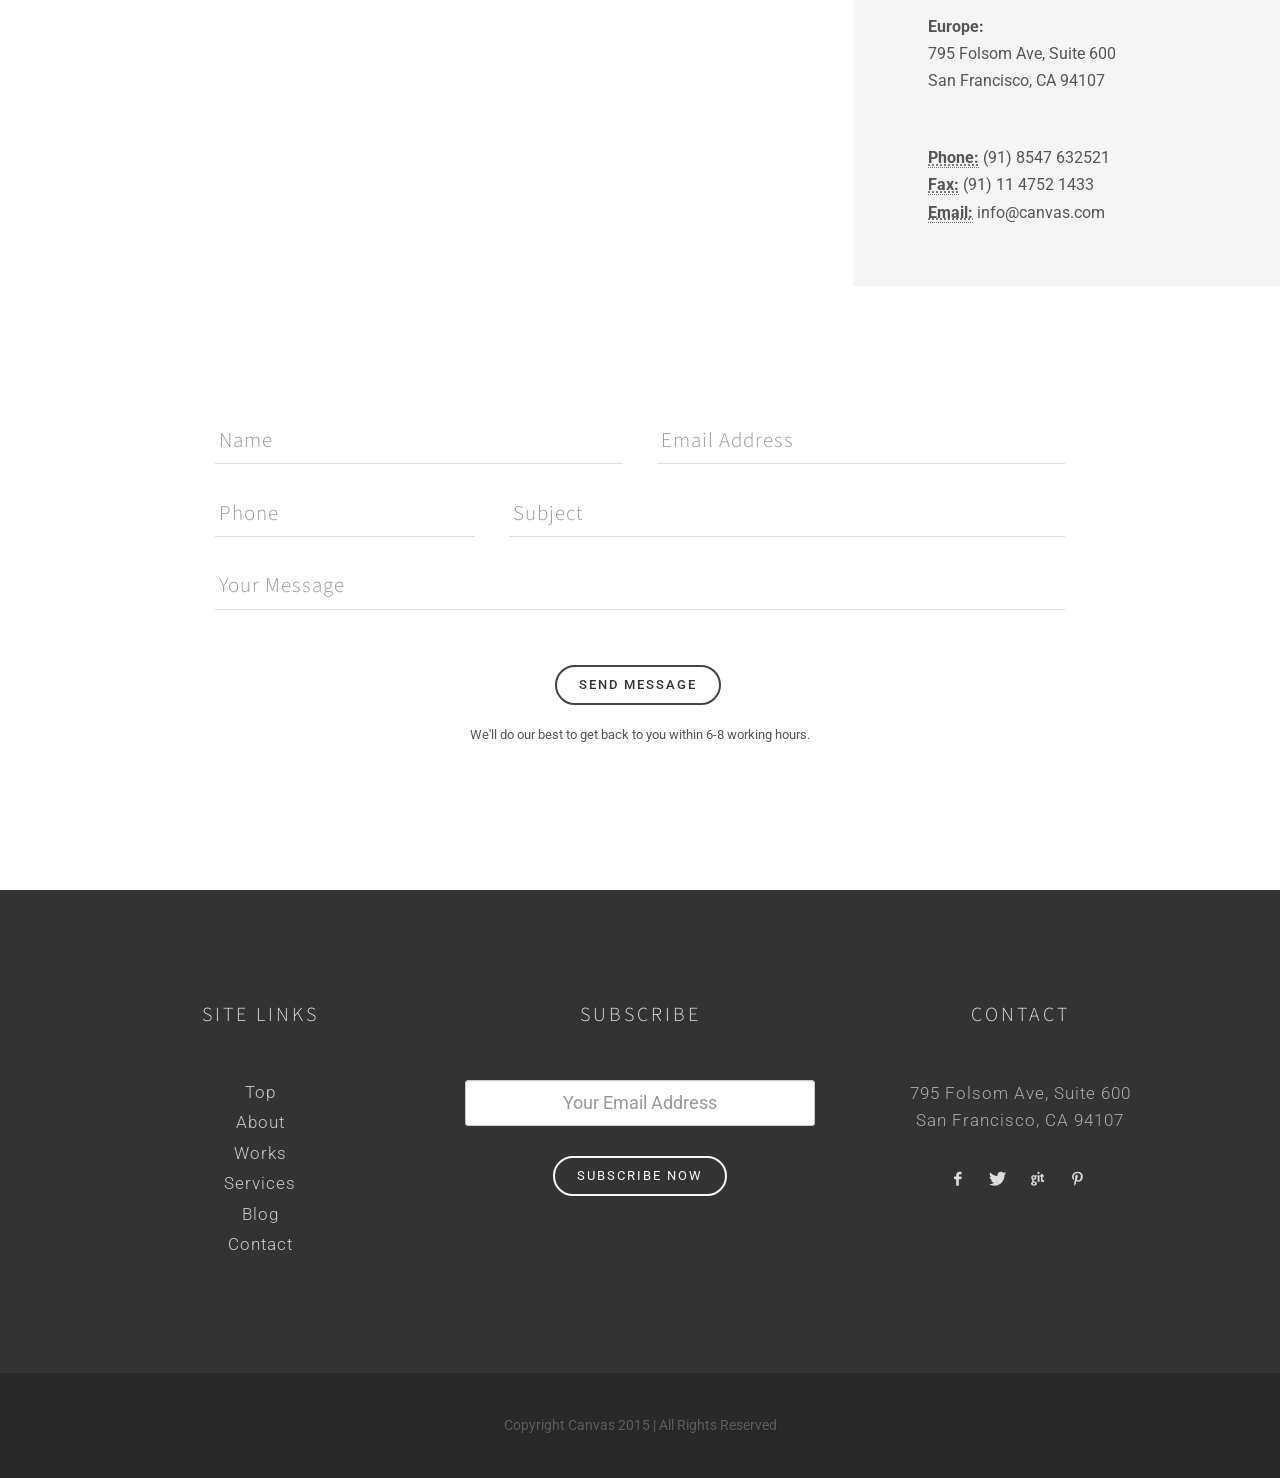
<file: one-page/op-carousel.html>
<!DOCTYPE html>
<html dir="ltr" lang="en-US">
<head>

	<meta http-equiv="content-type" content="text/html; charset=utf-8" />
	<meta name="author" content="SemiColonWeb" />

	<!-- Stylesheets
	============================================= -->
	<link href="http://fonts.googleapis.com/css?family=Source+Sans+Pro:300,400,600,700|Roboto:300,400,500,700" rel="stylesheet" type="text/css" />
	<link rel="stylesheet" href="../css/bootstrap.css" type="text/css" />
	<link rel="stylesheet" href="../style.css" type="text/css" />

	<!-- One Page Module Specific Stylesheet -->
	<link rel="stylesheet" href="onepage.css" type="text/css" />
	<!-- / -->

	<link rel="stylesheet" href="../css/dark.css" type="text/css" />
	<link rel="stylesheet" href="../css/font-icons.css" type="text/css" />
	<link rel="stylesheet" href="css/et-line.css" type="text/css" />
	<link rel="stylesheet" href="../css/animate.css" type="text/css" />
	<link rel="stylesheet" href="../css/magnific-popup.css" type="text/css" />

	<link rel="stylesheet" href="css/fonts.css" type="text/css" />

	<link rel="stylesheet" href="../css/responsive.css" type="text/css" />
	<meta name="viewport" content="width=device-width, initial-scale=1" />


	<!-- Document Title
	============================================= -->
	<title>One Page with Services Carousel | Canvas</title>

</head>

<body class="stretched" data-loader="11" data-loader-color="#543456">

	<!-- Document Wrapper
	============================================= -->
	<div id="wrapper" class="clearfix">

		<!-- Header
		============================================= -->
		<header id="header" class="full-header static-sticky" data-sticky-class="not-dark" data-sticky-offset="full" data-sticky-offset-negative="200">

			<div id="header-wrap">

				<div class="container clearfix">

					<div id="primary-menu-trigger"><i class="icon-reorder"></i></div>

					<!-- Logo
					============================================= -->
					<div id="logo">
						<a href="index.html" class="standard-logo" data-dark-logo="images/canvasone-dark.png"><img src="images/canvasone.png" alt="Canvas Logo"></a>
						<a href="index.html" class="retina-logo" data-dark-logo="images/canvasone-dark@2x.png"><img src="images/canvasone@2x.png" alt="Canvas Logo"></a>
					</div><!-- #logo end -->

					<!-- Primary Navigation
					============================================= -->
					<nav id="primary-menu">

						<ul class="one-page-menu" data-easing="easeInOutExpo" data-speed="1250" data-offset="65">
							<li><a href="#" data-href="#wrapper"><div>Home</div></a></li>
							<li><a href="#" data-href="#section-about"><div>About</div></a></li>
							<li><a href="#" data-href="#section-works"><div>Works</div></a></li>
							<li><a href="#" data-href="#section-services"><div>Services</div></a></li>
							<li><a href="#" data-href="#section-blog"><div>Blog</div></a></li>
							<li><a href="#" data-href="#section-contact"><div>Contact</div></a></li>
						</ul>

					</nav><!-- #primary-menu end -->

				</div>

			</div>

		</header><!-- #header end -->


		<!-- Content
		============================================= -->
		<section id="content">

			<div class="content-wrap nopadding">

				<div id="section-home" class="page-section" style="background-color: #F5F5F5;">

					<div class="container clearfix">

						<h2 class="divcenter bottommargin-lg font-body center" style="max-width: 700px; font-size: 40px;">Create a website with <span>Canvas</span>. Be it Business, Portfolio, Photography, eCommerce &amp; much more.</h2>

						<div id="slider-services" class="owl-carousel carousel-widget" data-margin="20" data-loop="true" data-nav="false" data-pagi="true" data-autoplay="5000" data-items-xs="1" data-items-sm="2" data-items-lg="3">

							<div class="intro-services center col-padding" style="background-color: #FFF;">
								<i class="i-plain color i-xlarge icon-et-laptop inline-block" style="margin-bottom: 15px;"></i>
								<div class="heading-block nobottomborder" style="margin-bottom: 15px;">
									<h4>Responsive &amp; Retina</h4>
									<p class="text-muted">Scalable on Devices.</p>
								</div>
								<div><a href="#" data-scrollto="#section-services" data-offset="70" class="button button-dark button-rounded button-small t600">View More</a></div>
							</div>

							<div class="intro-services center col-padding" style="background-color: #FFF;">
								<i class="i-plain color i-xlarge icon-et-book-open inline-block" style="margin-bottom: 15px;"></i>
								<div class="heading-block nobottomborder" style="margin-bottom: 15px;">
									<h4>Great Performance</h4>
									<p>Smartly Coded &amp; Maintained.</p>
								</div>
								<div><a href="#" data-scrollto="#section-services" data-offset="70" class="button button-dark button-rounded button-small t600">View More</a></div>
							</div>

							<div class="intro-services center col-padding" style="background-color: #FFF;">
								<i class="i-plain color i-xlarge icon-et-browser inline-block" style="margin-bottom: 15px;"></i>
								<div class="heading-block nobottomborder" style="margin-bottom: 15px;">
									<h4>Browser Compatible</h4>
									<p>Flexible &amp; Customizable.</p>
								</div>
								<div><a href="#" data-scrollto="#section-services" data-offset="70" class="button button-dark button-rounded button-small t600">View More</a></div>
							</div>

							<div class="intro-services center col-padding" style="background-color: #FFF;">
								<i class="i-plain color i-xlarge icon-et-paintbrush inline-block" style="margin-bottom: 15px;"></i>
								<div class="heading-block nobottomborder" style="margin-bottom: 15px;">
									<h4>Unlimited Colors</h4>
									<p>Easy Colors Changes Option.</p>
								</div>
								<div><a href="#" data-scrollto="#section-services" data-offset="70" class="button button-dark button-rounded button-small t600">View More</a></div>
							</div>

							<div class="intro-services center col-padding" style="background-color: #FFF;">
								<i class="i-plain color i-xlarge icon-et-envelope inline-block" style="margin-bottom: 15px;"></i>
								<div class="heading-block nobottomborder" style="margin-bottom: 15px;">
									<h4>AJAX Contact Form</h4>
									<p>All Forms are Perfectly Working.</p>
								</div>
								<div><a href="#" data-scrollto="#section-contact" data-offset="70" class="button button-dark button-rounded button-small t600">View More</a></div>
							</div>

						</div>

					</div>
				</div>

				<div id="section-about" class="center page-section">

					<div class="container clearfix">

						<h2 class="divcenter bottommargin font-body" style="max-width: 700px; font-size: 40px;">A digital web studio creating stunning &amp; engaging online experiences</h2>

						<p class="lead divcenter bottommargin" style="max-width: 800px;">Ford Foundation reduce child mortality fight against oppression refugee disruption pursue these aspirations effect. Free-speech Nelson Mandela change liberal; challenges of our times sustainability institutions.</p>

						<p class="bottommargin" style="font-size: 16px;"><a href="#" data-scrollto="#section-services" data-easing="easeInOutExpo" data-speed="1250" data-offset="70" class="more-link">Learn more <i class="icon-angle-right"></i></a></p>

						<div class="clear"></div>

						<div class="row topmargin-lg divcenter" style="max-width: 1000px;">

							<div class="col-sm-4 bottommargin">

								<div class="team">
									<div class="team-image">
										<img src="images/team/1.jpg" alt="John Doe">
										<div class="team-overlay">
											<div class="team-social-icons">
												<a href="#" class="social-icon si-borderless si-small si-facebook" title="Facebook">
													<i class="icon-facebook"></i>
													<i class="icon-facebook"></i>
												</a>
												<a href="#" class="social-icon si-borderless si-small si-twitter" title="Twitter">
													<i class="icon-twitter"></i>
													<i class="icon-twitter"></i>
												</a>
												<a href="#" class="social-icon si-borderless si-small si-github" title="Github">
													<i class="icon-github"></i>
													<i class="icon-github"></i>
												</a>
											</div>
										</div>
									</div>
									<div class="team-desc team-desc-bg">
										<div class="team-title"><h4>John Doe</h4><span>CEO</span></div>
									</div>
								</div>

							</div>

							<div class="col-sm-4 bottommargin">

								<div class="team">
									<div class="team-image">
										<img src="images/team/2.jpg" alt="Josh Clark">
										<div class="team-overlay">
											<div class="team-social-icons">
												<a href="#" class="social-icon si-borderless si-small si-twitter" title="Twitter">
													<i class="icon-twitter"></i>
													<i class="icon-twitter"></i>
												</a>
												<a href="#" class="social-icon si-borderless si-small si-linkedin" title="LinkedIn">
													<i class="icon-linkedin"></i>
													<i class="icon-linkedin"></i>
												</a>
												<a href="#" class="social-icon si-borderless si-small si-flickr" title="Flickr">
													<i class="icon-flickr"></i>
													<i class="icon-flickr"></i>
												</a>
											</div>
										</div>
									</div>
									<div class="team-desc team-desc-bg">
										<div class="team-title"><h4>Mary Jane</h4><span>Co-Founder</span></div>
									</div>
								</div>

							</div>

							<div class="col-sm-4 bottommargin">

								<div class="team">
									<div class="team-image">
										<img src="images/team/3.jpg" alt="Mary Jane">
										<div class="team-overlay">
											<div class="team-social-icons">
												<a href="#" class="social-icon si-borderless si-small si-twitter" title="Twitter">
													<i class="icon-twitter"></i>
													<i class="icon-twitter"></i>
												</a>
												<a href="#" class="social-icon si-borderless si-small si-vimeo" title="Vimeo">
													<i class="icon-vimeo"></i>
													<i class="icon-vimeo"></i>
												</a>
												<a href="#" class="social-icon si-borderless si-small si-instagram" title="Instagram">
													<i class="icon-instagram"></i>
													<i class="icon-instagram"></i>
												</a>
											</div>
										</div>
									</div>
									<div class="team-desc team-desc-bg">
										<div class="team-title"><h4>Josh Clark</h4><span>Sales</span></div>
									</div>
								</div>

							</div>

						</div>

					</div>

				</div>

				<div id="section-works" class="page-section notoppadding">

					<div class="section nomargin">
						<div class="container clearfix">
							<div class="divcenter center" style="max-width: 900px;">
								<h2 class="nobottommargin t300 ls1">We create &amp; craft projects that ooze creativity in every aspect. We try to create a benchmark in everything we do. Take a moment to browse through some of our recent completed work.</h2>
							</div>
						</div>
					</div>

					<!-- Portfolio Items
					============================================= -->
					<div id="portfolio" class="portfolio grid-container portfolio-nomargin portfolio-full portfolio-masonry mixed-masonry clearfix">

						<article class="portfolio-item pf-media pf-icons wide">
							<div class="portfolio-image">
								<a href="#">
									<img src="images/portfolio/mixed/1.jpg" alt="Open Imagination">
								</a>
								<div class="portfolio-overlay">
									<div class="portfolio-desc">
										<h3><a href="#">Open Imagination</a></h3>
										<span><a href="#">Media</a>, <a href="#">Icons</a></span>
									</div>
								</div>
							</div>
						</article>

						<article class="portfolio-item pf-illustrations">
							<div class="portfolio-image">
								<a href="#">
									<img src="images/portfolio/mixed/2.jpg" alt="Locked Steel Gate">
								</a>
								<div class="portfolio-overlay">
									<div class="portfolio-desc">
										<h3><a href="#">Locked Steel Gate</a></h3>
										<span><a href="#">Illustrations</a></span>
									</div>
								</div>
							</div>
						</article>

						<article class="portfolio-item pf-graphics pf-uielements">
							<div class="portfolio-image">
								<a href="#">
									<img src="images/portfolio/mixed/3.jpg" alt="Mac Sunglasses">
								</a>
								<div class="portfolio-overlay">
									<div class="portfolio-desc">
										<h3><a href="#">Mac Sunglasses</a></h3>
										<span><a href="#">Graphics</a>, <a href="#">UI Elements</a></span>
									</div>
								</div>
							</div>
						</article>

						<article class="portfolio-item pf-media pf-icons wide">
							<div class="portfolio-image">
								<a href="#">
									<img src="images/portfolio/mixed/4.jpg" alt="Open Imagination">
								</a>
								<div class="portfolio-overlay">
									<div class="portfolio-desc">
										<h3><a href="#">Open Imagination</a></h3>
										<span><a href="#">Media</a>, <a href="#">Icons</a></span>
									</div>
								</div>
							</div>
						</article>

						<article class="portfolio-item pf-uielements pf-media wide">
							<div class="portfolio-image">
								<a href="#">
									<img src="images/portfolio/mixed/5.jpg" alt="Console Activity">
								</a>
								<div class="portfolio-overlay">
									<div class="portfolio-desc">
										<h3><a href="#">Console Activity</a></h3>
										<span><a href="#">UI Elements</a>, <a href="#">Media</a></span>
									</div>
								</div>
							</div>
						</article>

						<article class="portfolio-item pf-media pf-icons">
							<div class="portfolio-image">
								<a href="#">
									<img src="images/portfolio/mixed/6.jpg" alt="Open Imagination">
								</a>
								<div class="portfolio-overlay">
									<div class="portfolio-desc">
										<h3><a href="#">Open Imagination</a></h3>
										<span><a href="#">Media</a>, <a href="#">Icons</a></span>
									</div>
								</div>
							</div>
						</article>

						<article class="portfolio-item pf-uielements pf-icons">
							<div class="portfolio-image">
								<a href="#">
									<img src="images/portfolio/mixed/7.jpg" alt="Backpack Contents">
								</a>
								<div class="portfolio-overlay">
									<div class="portfolio-desc">
										<h3><a href="#">Backpack Contents</a></h3>
										<span><a href="#">UI Elements</a>, <a href="#">Icons</a></span>
									</div>
								</div>
							</div>
						</article>

					</div><!-- #portfolio end -->

					<div class="topmargin center"><a href="#" class="button button-border button-circle t600">View More Projects</a></div>

				</div>

				<div id="section-services" class="page-section notoppadding">

					<div class="section nomargin">
						<div class="container clearfix">
							<div class="divcenter center" style="max-width: 900px;">
								<h2 class="nobottommargin t300 ls1">We enjoy working on the Services &amp; Products we provide as much as you need them. This help us in delivering your Goals easily. Browse through the wide range of services we provide.</h2>
							</div>
						</div>
					</div>

					<div class="common-height clearfix">

						<div class="col-md-4 hidden-xs" style="background: url('../images/services/main-bg.jpg') center center no-repeat; background-size: cover;"></div>
						<div class="col-md-8">
							<div class="max-height">
								<div class="row common-height grid-border clearfix">
									<div class="col-md-4 col-sm-6 col-padding">
										<div class="feature-box fbox-center fbox-dark fbox-plain fbox-small nobottomborder">
											<div class="fbox-icon">
												<a href="#"><i class="icon-et-mobile"></i></a>
											</div>
											<h3>Responsive Framework</h3>
										</div>
									</div>
									<div class="col-md-4 col-sm-6 col-padding">
										<div class="feature-box fbox-center fbox-dark fbox-plain fbox-small nobottomborder">
											<div class="fbox-icon">
												<a href="#"><i class="icon-et-presentation"></i></a>
											</div>
											<h3>Beautifully Presented</h3>
										</div>
									</div>
									<div class="col-md-4 col-sm-6 col-padding">
										<div class="feature-box fbox-center fbox-dark fbox-plain fbox-small nobottomborder">
											<div class="fbox-icon">
												<a href="#"><i class="icon-et-puzzle"></i></a>
											</div>
											<h3>Extensively Extendable</h3>
										</div>
									</div>
									<div class="col-md-4 col-sm-6 col-padding">
										<div class="feature-box fbox-center fbox-dark fbox-plain fbox-small nobottomborder">
											<div class="fbox-icon">
												<a href="#"><i class="icon-et-gears"></i></a>
											</div>
											<h3>Powerfully Customizable</h3>
										</div>
									</div>
									<div class="col-md-4 col-sm-6 col-padding">
										<div class="feature-box fbox-center fbox-dark fbox-plain fbox-small nobottomborder">
											<div class="fbox-icon">
												<a href="#"><i class="icon-et-genius"></i></a>
											</div>
											<h3>Geniusly Transformable</h3>
										</div>
									</div>
									<div class="col-md-4 col-sm-6 col-padding">
										<div class="feature-box fbox-center fbox-dark fbox-plain fbox-small nobottomborder">
											<div class="fbox-icon">
												<a href="#"><i class="icon-et-hotairballoon"></i></a>
											</div>
											<h3>Industrial Support</h3>
										</div>
									</div>
								</div>
							</div>
						</div>

					</div>

					<div class="section dark nomargin">
						<div class="divcenter center" style="max-width: 900px;">
							<h2 class="nobottommargin t300 ls1">Like Our Services? Get an <a href="#" data-scrollto="#template-contactform" data-offset="140" data-easing="easeInOutExpo" data-speed="1250" class="button button-border button-circle button-light button-large notopmargin nobottommargin" style="position: relative; top: -3px;">Instant Quote</a></h2>
						</div>
					</div>

					<div class="section parallax nomargin dark" style="background-image: url('images/page/testimonials.jpg'); padding: 150px 0;" data-stellar-background-ratio="0.3">

						<div class="container clearfix">

							<div class="col_two_fifth nobottommargin">&nbsp;</div>

							<div class="col_three_fifth nobottommargin col_last">

								<div class="fslider testimonial testimonial-full nobgcolor noborder noshadow nopadding" data-arrows="false">
									<div class="flexslider">
										<div class="slider-wrap">
											<div class="slide">
												<div class="testi-content">
													<p>Similique fugit repellendus expedita excepturi iure perferendis provident quia eaque vero numquam?</p>
													<div class="testi-meta">
														Steve Jobs
														<span>Apple Inc.</span>
													</div>
												</div>
											</div>
											<div class="slide">
												<div class="testi-content">
													<p>Natus voluptatum enim quod necessitatibus quis expedita harum provident eos obcaecati id culpa corporis molestias.</p>
													<div class="testi-meta">
														Collis Ta'eed
														<span>Envato Inc.</span>
													</div>
												</div>
											</div>
											<div class="slide">
												<div class="testi-content">
													<p>Incidunt deleniti blanditiis quas aperiam recusandae consequatur ullam quibusdam cum libero illo rerum!</p>
													<div class="testi-meta">
														John Doe
														<span>XYZ Inc.</span>
													</div>
												</div>
											</div>
										</div>
									</div>
								</div>

							</div>

						</div>

					</div>

				</div>

				<div id="section-blog" class="page-section">

					<h2 class="center uppercase t300 ls3 font-body">Recently From the Blog</h2>

					<div class="section nobottommargin">
						<div class="container clearfix">

							<div class="row topmargin clearfix">

								<div class="ipost col-sm-6 bottommargin clearfix">
									<div class="row">
										<div class="col-md-6">
											<div class="entry-image nobottommargin">
												<a href="#"><img src="images/blog/1.jpg" alt="Paris"></a>
											</div>
										</div>
										<div class="col-md-6" style="margin-top: 20px;">
											<span class="before-heading" style="font-style: normal;">Press &amp; Media</span>
											<div class="entry-title">
												<h3 class="t400" style="font-size: 22px;"><a href="#">Global Meetup Program is Launching!</a></h3>
											</div>
											<div class="entry-content">
												<a href="#" class="more-link">Read more <i class="icon-angle-right"></i></a>
											</div>
										</div>
									</div>
								</div>

								<div class="ipost col-sm-6 bottommargin clearfix">
									<div class="row">
										<div class="col-md-6">
											<div class="entry-image nobottommargin">
												<a href="#"><img src="images/blog/2.jpg" alt="Paris"></a>
											</div>
										</div>
										<div class="col-md-6" style="margin-top: 20px;">
											<span class="before-heading" style="font-style: normal;">Inside Scoops</span>
											<div class="entry-title">
												<h3 class="t400" style="font-size: 22px;"><a href="#">The New YouTube Economy unfolds itself</a></h3>
											</div>
											<div class="entry-content">
												<a href="#" class="more-link">Read more <i class="icon-angle-right"></i></a>
											</div>
										</div>
									</div>
								</div>

								<div class="ipost col-sm-6 bottommargin clearfix">
									<div class="row">
										<div class="col-md-6">
											<div class="entry-image nobottommargin">
												<a href="#"><img src="images/blog/3.jpg" alt="Paris"></a>
											</div>
										</div>
										<div class="col-md-6" style="margin-top: 20px;">
											<span class="before-heading" style="font-style: normal;">Video Blog</span>
											<div class="entry-title">
												<h3 class="t400" style="font-size: 22px;"><a href="#">Kicking Off Design Party in Style</a></h3>
											</div>
											<div class="entry-content">
												<a href="#" class="more-link">Read more <i class="icon-angle-right"></i></a>
											</div>
										</div>
									</div>
								</div>

								<div class="ipost col-sm-6 bottommargin clearfix">
									<div class="row">
										<div class="col-md-6">
											<div class="entry-image nobottommargin">
												<a href="#"><img src="images/blog/4.jpg" alt="Paris"></a>
											</div>
										</div>
										<div class="col-md-6" style="margin-top: 20px;">
											<span class="before-heading" style="font-style: normal;">Inspiration</span>
											<div class="entry-title">
												<h3 class="t400" style="font-size: 22px;"><a href="#">Top Ten Signs You're a Designer</a></h3>
											</div>
											<div class="entry-content">
												<a href="#" class="more-link">Read more <i class="icon-angle-right"></i></a>
											</div>
										</div>
									</div>
								</div>

							</div>

						</div>
					</div>

					<div class="container topmargin-lg clearfix">

						<div id="oc-clients" class="owl-carousel topmargin image-carousel carousel-widget" data-margin="80" data-loop="true" data-nav="false" data-autoplay="5000" data-pagi="false"data-items-xxs="2" data-items-xs="3" data-items-sm="4" data-items-md="5" data-items-lg="6">

							<div class="oc-item"><a href="#"><img src="../images/clients/1.png" alt="Clients"></a></div>
							<div class="oc-item"><a href="#"><img src="../images/clients/2.png" alt="Clients"></a></div>
							<div class="oc-item"><a href="#"><img src="../images/clients/3.png" alt="Clients"></a></div>
							<div class="oc-item"><a href="#"><img src="../images/clients/4.png" alt="Clients"></a></div>
							<div class="oc-item"><a href="#"><img src="../images/clients/5.png" alt="Clients"></a></div>
							<div class="oc-item"><a href="#"><img src="../images/clients/6.png" alt="Clients"></a></div>
							<div class="oc-item"><a href="#"><img src="../images/clients/7.png" alt="Clients"></a></div>
							<div class="oc-item"><a href="#"><img src="../images/clients/8.png" alt="Clients"></a></div>
							<div class="oc-item"><a href="#"><img src="../images/clients/9.png" alt="Clients"></a></div>
							<div class="oc-item"><a href="#"><img src="../images/clients/10.png" alt="Clients"></a></div>

						</div>

					</div>

				</div>

				<div id="section-contact" class="page-section notoppadding">

					<div class="row noleftmargin norightmargin bottommargin-lg common-height">
						<div id="headquarters-map" class="col-md-8 col-sm-6 gmap hidden-xs"></div>
						<div class="col-md-4 col-sm-6" style="background-color: #F5F5F5;">
							<div class="col-padding max-height">
								<h3 class="font-body t400 ls1">Our Headquarters</h3>

								<div style="font-size: 16px; line-height: 1.7;">
									<address style="line-height: 1.7;">
										<strong>North America:</strong><br>
										795 Folsom Ave, Suite 600<br>
										San Francisco, CA 94107<br>
									</address>

									<div class="clear topmargin-sm"></div>

									<address style="line-height: 1.7;">
										<strong>Europe:</strong><br>
										795 Folsom Ave, Suite 600<br>
										San Francisco, CA 94107<br>
									</address>

									<div class="clear topmargin"></div>

									<abbr title="Phone Number"><strong>Phone:</strong></abbr> (91) 8547 632521<br>
									<abbr title="Fax"><strong>Fax:</strong></abbr> (91) 11 4752 1433<br>
									<abbr title="Email Address"><strong>Email:</strong></abbr> info@canvas.com
								</div>
							</div>
						</div>
					</div>



					<div class="container clearfix">

						<div class="divcenter topmargin" style="max-width: 850px;">

							<div class="contact-widget">

								<div class="contact-form-result"></div>

								<form class="nobottommargin" id="template-contactform" name="template-contactform" action="include/sendemail.php" method="post">

									<div class="form-process"></div>

									<div class="col_half">
										<input type="text" id="template-contactform-name" name="template-contactform-name" value="" class="sm-form-control border-form-control required" placeholder="Name" />
									</div>
									<div class="col_half col_last">
										<input type="email" id="template-contactform-email" name="template-contactform-email" value="" class="required email sm-form-control border-form-control" placeholder="Email Address" />
									</div>

									<div class="clear"></div>

									<div class="col_one_third">
										<input type="text" id="template-contactform-phone" name="template-contactform-phone" value="" class="sm-form-control border-form-control" placeholder="Phone" />
									</div>

									<div class="col_two_third col_last">
										<input type="text" id="template-contactform-subject" name="template-contactform-subject" value="" class="required sm-form-control border-form-control" placeholder="Subject" />
									</div>

									<div class="clear"></div>

									<div class="col_full">
										<textarea class="required sm-form-control border-form-control" id="template-contactform-message" name="template-contactform-message" rows="7" cols="30" placeholder="Your Message"></textarea>
									</div>

									<div class="col_full center">
										<button class="button button-border button-circle t500 noleftmargin topmargin-sm" type="submit" id="template-contactform-submit" name="template-contactform-submit" value="submit">Send Message</button>
										<br>
										<small style="display: block; font-size: 13px; margin-top: 15px;">We'll do our best to get back to you within 6-8 working hours.</small>
									</div>

									<div class="clear"></div>

									<div class="col_full hidden">
										<input type="text" id="template-contactform-botcheck" name="template-contactform-botcheck" value="" class="sm-form-control" />
									</div>

								</form>

							</div>

						</div>

					</div>

				</div>

			</div>

		</section><!-- #content end -->

		<!-- Footer
		============================================= -->
		<footer id="footer" class="dark noborder">

			<div class="container center">
				<div class="footer-widgets-wrap">

					<div class="row divcenter clearfix">

						<div class="col-md-4">

							<div class="widget clearfix">
								<h4>Site Links</h4>

								<ul class="list-unstyled footer-site-links nobottommargin">
									<li><a href="#" data-scrollto="#wrapper" data-easing="easeInOutExpo" data-speed="1250" data-offset="70">Top</a></li>
									<li><a href="#" data-scrollto="#section-about" data-easing="easeInOutExpo" data-speed="1250" data-offset="70">About</a></li>
									<li><a href="#" data-scrollto="#section-works" data-easing="easeInOutExpo" data-speed="1250" data-offset="70">Works</a></li>
									<li><a href="#" data-scrollto="#section-services" data-easing="easeInOutExpo" data-speed="1250" data-offset="70">Services</a></li>
									<li><a href="#" data-scrollto="#section-blog" data-easing="easeInOutExpo" data-speed="1250" data-offset="70">Blog</a></li>
									<li><a href="#" data-scrollto="#section-contact" data-easing="easeInOutExpo" data-speed="1250" data-offset="70">Contact</a></li>
								</ul>
							</div>

						</div>

						<div class="col-md-4">

							<div class="widget subscribe-widget clearfix" data-loader="button">
								<h4>Subscribe</h4>

								<div class="widget-subscribe-form-result"></div>
								<form id="widget-subscribe-form" action="../include/subscribe.php" role="form" method="post" class="nobottommargin">
									<input type="email" id="widget-subscribe-form-email" name="widget-subscribe-form-email" class="form-control input-lg not-dark required email" placeholder="Your Email Address">
									<button class="button button-border button-circle button-light topmargin-sm" type="submit">Subscribe Now</button>
								</form>
							</div>

						</div>

						<div class="col-md-4">

							<div class="widget clearfix">
								<h4>Contact</h4>

								<p class="lead">795 Folsom Ave, Suite 600<br>San Francisco, CA 94107</p>

								<div class="center topmargin-sm">
									<a href="#" class="social-icon inline-block noborder si-small si-facebook" title="Facebook">
										<i class="icon-facebook"></i>
										<i class="icon-facebook"></i>
									</a>
									<a href="#" class="social-icon inline-block noborder si-small si-twitter" title="Twitter">
										<i class="icon-twitter"></i>
										<i class="icon-twitter"></i>
									</a>
									<a href="#" class="social-icon inline-block noborder si-small si-github" title="Github">
										<i class="icon-github"></i>
										<i class="icon-github"></i>
									</a>
									<a href="#" class="social-icon inline-block noborder si-small si-pinterest" title="Pinterest">
										<i class="icon-pinterest"></i>
										<i class="icon-pinterest"></i>
									</a>
								</div>
							</div>

						</div>

					</div>

				</div>
			</div>

			<div id="copyrights">
				<div class="container center clearfix">
					Copyright Canvas 2015 | All Rights Reserved
				</div>
			</div>

		</footer><!-- #footer end -->

	</div><!-- #wrapper end -->

	<!-- Go To Top
	============================================= -->
	<div id="gotoTop" class="icon-angle-up"></div>

	<!-- External JavaScripts
	============================================= -->
	<script type="text/javascript" src="../js/jquery.js"></script>
	<script type="text/javascript" src="../js/plugins.js"></script>

	<!-- Google Map JavaScripts
	============================================= -->
	<script type="text/javascript" src="https://maps.google.com/maps/api/js?key=YOUR_API_KEY"></script>
	<script type="text/javascript" src="../js/jquery.gmap.js"></script>

	<!-- Footer Scripts
	============================================= -->
	<script type="text/javascript" src="../js/functions.js"></script>

	<script type="text/javascript">

		jQuery(window).load(function(){

			// Google Map
			jQuery('#headquarters-map').gMap({
				address: 'Melbourne, Australia',
				maptype: 'ROADMAP',
				zoom: 14,
				markers: [
					{
						address: "Melbourne, Australia",
						html: "Melbourne, Australia",
						icon: {
							image: "images/icons/map-icon-red.png",
							iconsize: [32, 32],
							iconanchor: [14,44]
						}
					}
				],
				doubleclickzoom: false,
				controls: {
					panControl: false,
					zoomControl: false,
					mapTypeControl: false,
					scaleControl: false,
					streetViewControl: false,
					overviewMapControl: false
				},
				styles: [{"featureType":"all","elementType":"labels.text.fill","stylers":[{"saturation":36},{"color":"#000000"},{"lightness":40}]},{"featureType":"all","elementType":"labels.text.stroke","stylers":[{"visibility":"on"},{"color":"#000000"},{"lightness":16}]},{"featureType":"all","elementType":"labels.icon","stylers":[{"visibility":"off"}]},{"featureType":"administrative","elementType":"geometry.fill","stylers":[{"color":"#000000"},{"lightness":20}]},{"featureType":"administrative","elementType":"geometry.stroke","stylers":[{"color":"#000000"},{"lightness":17},{"weight":1.2}]},{"featureType":"administrative","elementType":"labels","stylers":[{"visibility":"off"}]},{"featureType":"administrative.country","elementType":"all","stylers":[{"visibility":"simplified"}]},{"featureType":"administrative.country","elementType":"geometry","stylers":[{"visibility":"simplified"}]},{"featureType":"administrative.country","elementType":"labels.text","stylers":[{"visibility":"simplified"}]},{"featureType":"administrative.province","elementType":"all","stylers":[{"visibility":"off"}]},{"featureType":"administrative.locality","elementType":"all","stylers":[{"visibility":"simplified"},{"saturation":"-100"},{"lightness":"30"}]},{"featureType":"administrative.neighborhood","elementType":"all","stylers":[{"visibility":"off"}]},{"featureType":"administrative.land_parcel","elementType":"all","stylers":[{"visibility":"off"}]},{"featureType":"landscape","elementType":"all","stylers":[{"visibility":"simplified"},{"gamma":"0.00"},{"lightness":"74"}]},{"featureType":"landscape","elementType":"geometry","stylers":[{"color":"#000000"},{"lightness":20}]},{"featureType":"landscape.man_made","elementType":"all","stylers":[{"lightness":"3"}]},{"featureType":"poi","elementType":"all","stylers":[{"visibility":"off"}]},{"featureType":"poi","elementType":"geometry","stylers":[{"color":"#000000"},{"lightness":21}]},{"featureType":"road","elementType":"geometry","stylers":[{"visibility":"simplified"}]},{"featureType":"road.highway","elementType":"geometry.fill","stylers":[{"color":"#000000"},{"lightness":17}]},{"featureType":"road.highway","elementType":"geometry.stroke","stylers":[{"color":"#000000"},{"lightness":29},{"weight":0.2}]},{"featureType":"road.arterial","elementType":"geometry","stylers":[{"color":"#000000"},{"lightness":18}]},{"featureType":"road.local","elementType":"geometry","stylers":[{"color":"#000000"},{"lightness":16}]},{"featureType":"transit","elementType":"geometry","stylers":[{"color":"#000000"},{"lightness":19}]},{"featureType":"water","elementType":"geometry","stylers":[{"color":"#000000"},{"lightness":17}]}]
			});

		});

	</script>

</body>
</html>
</file>
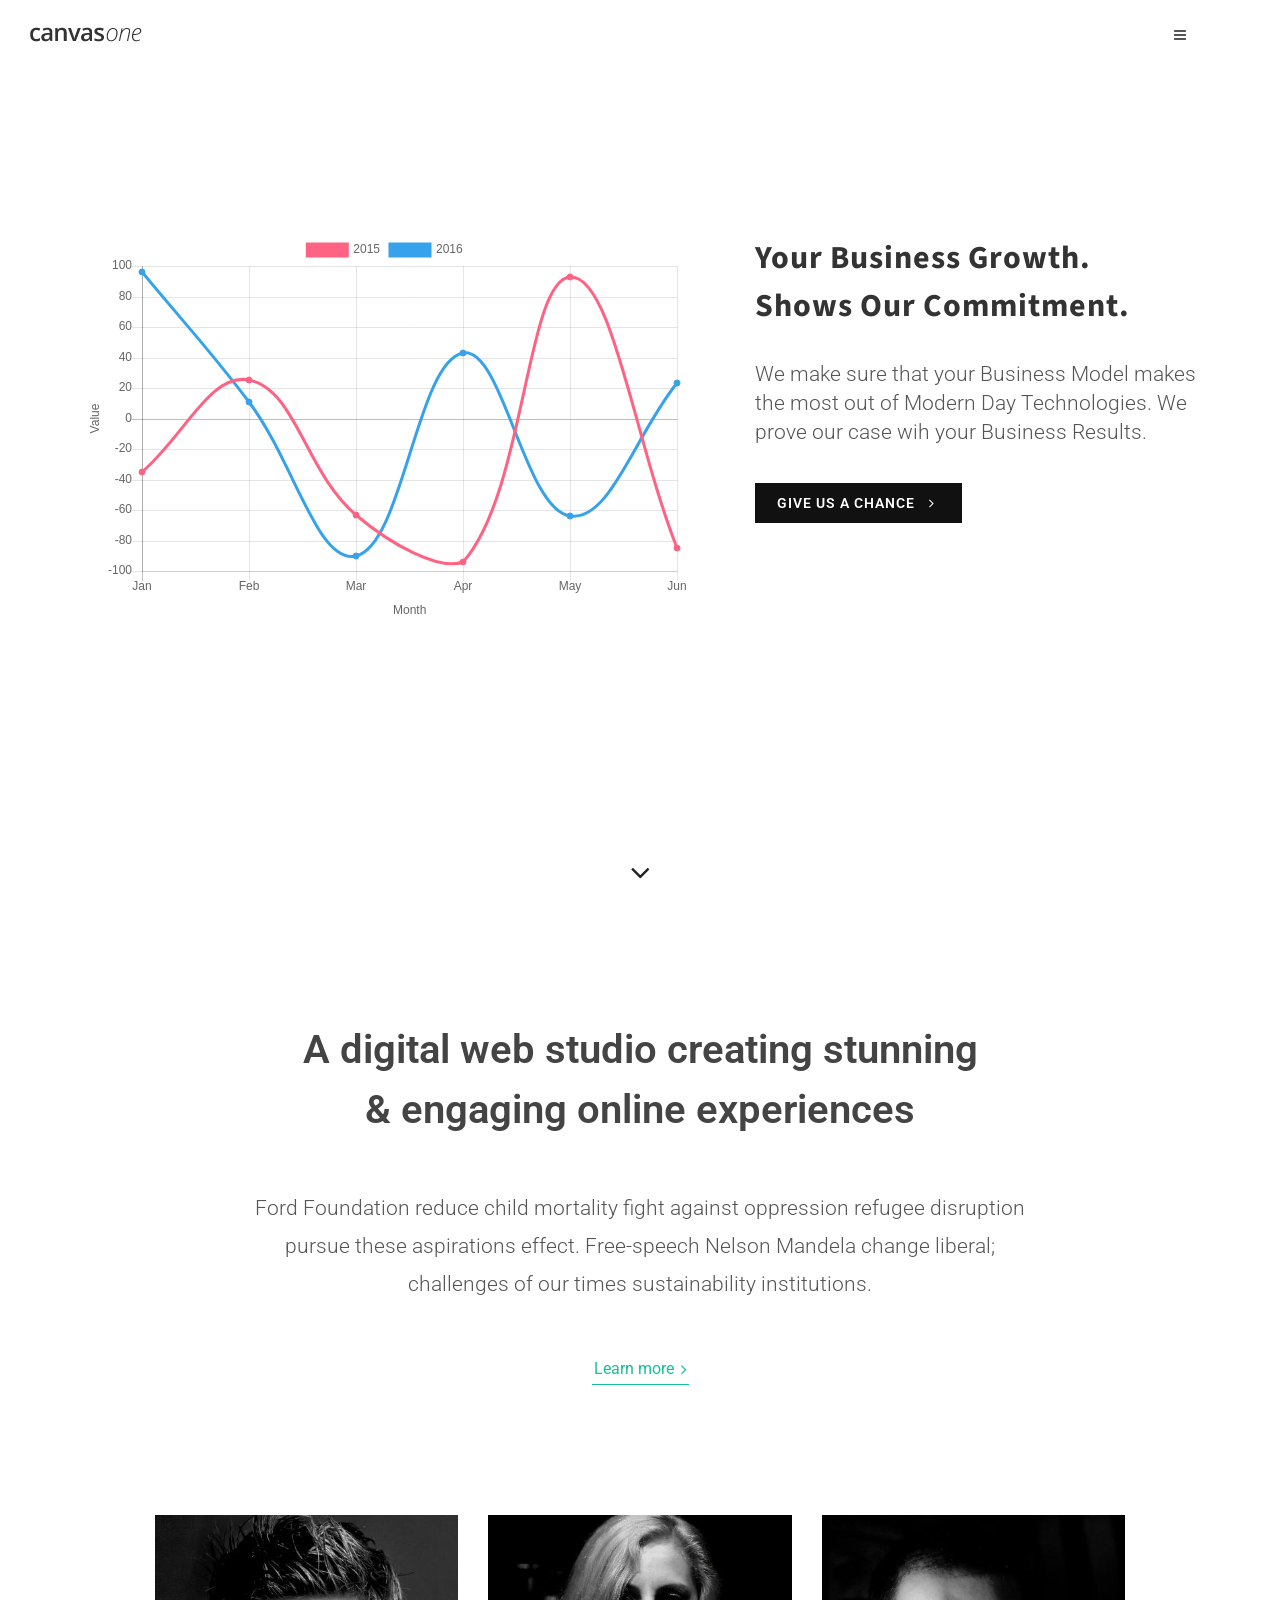
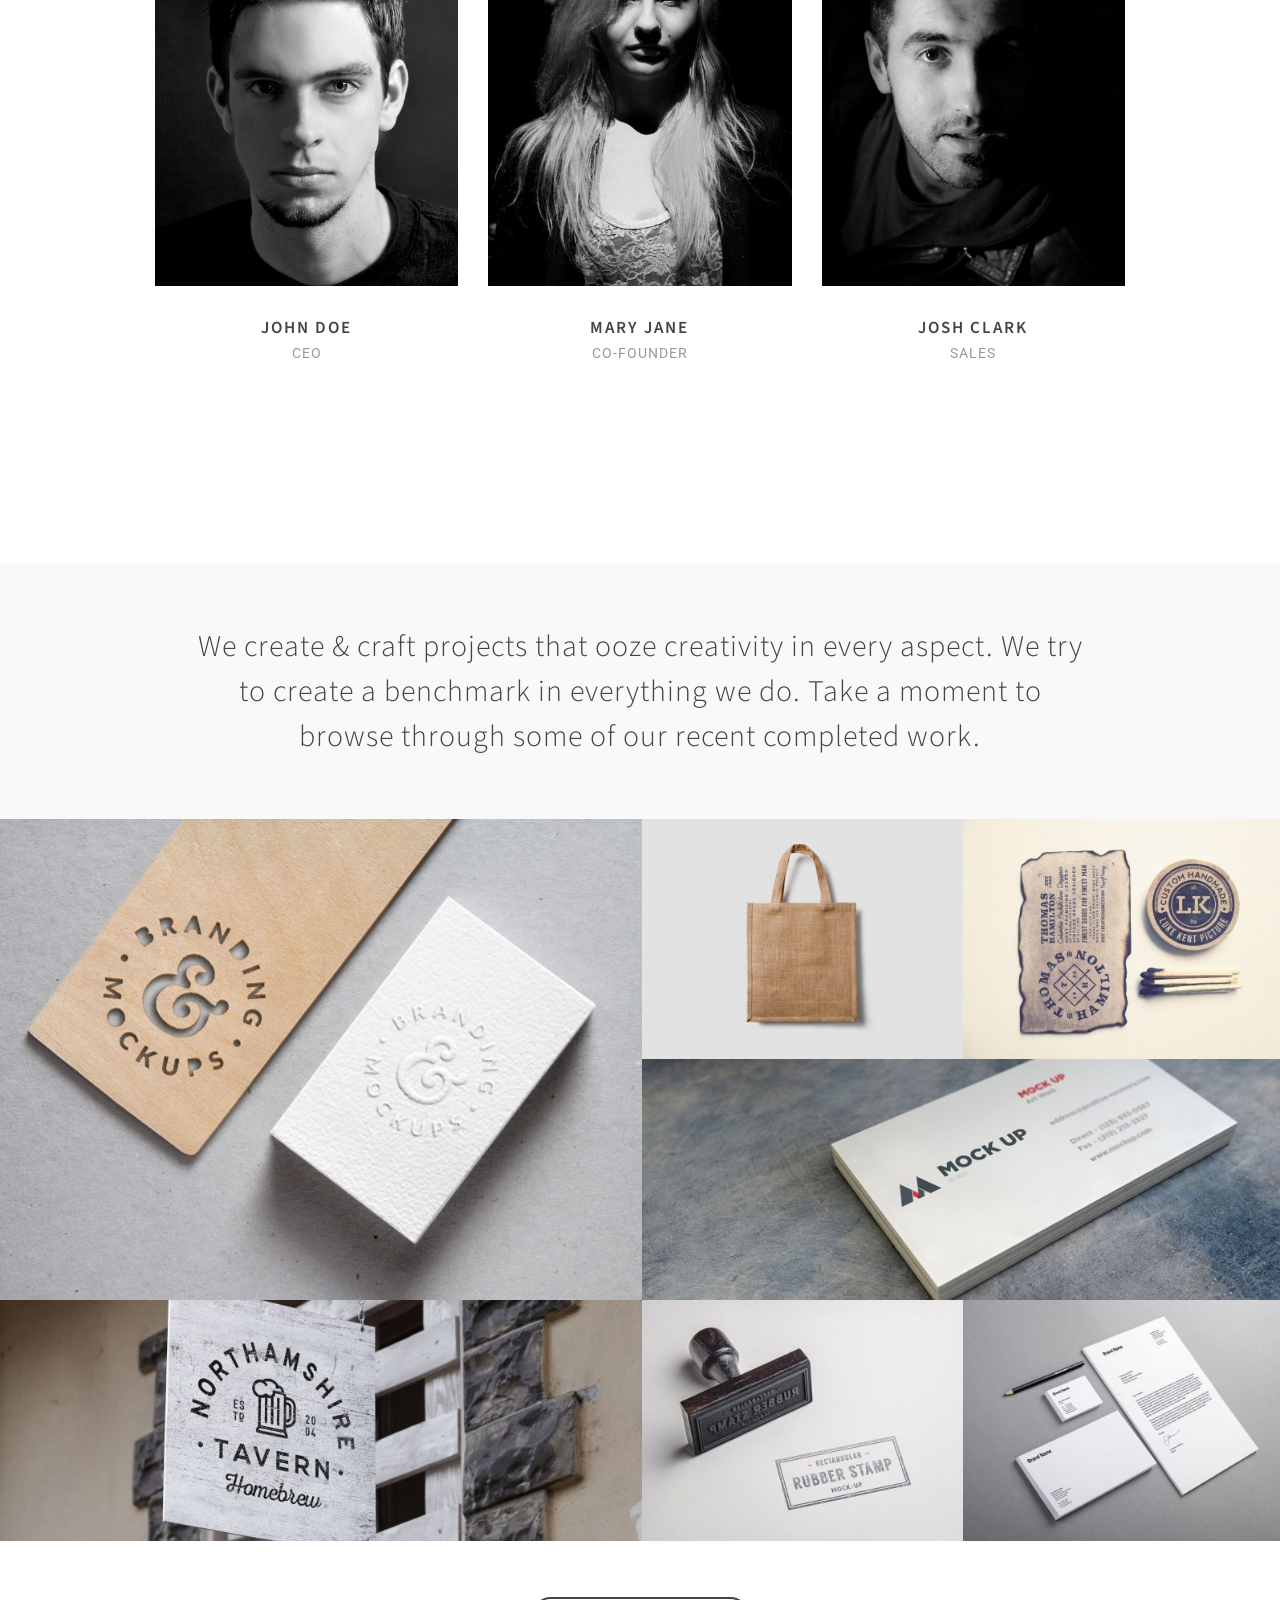
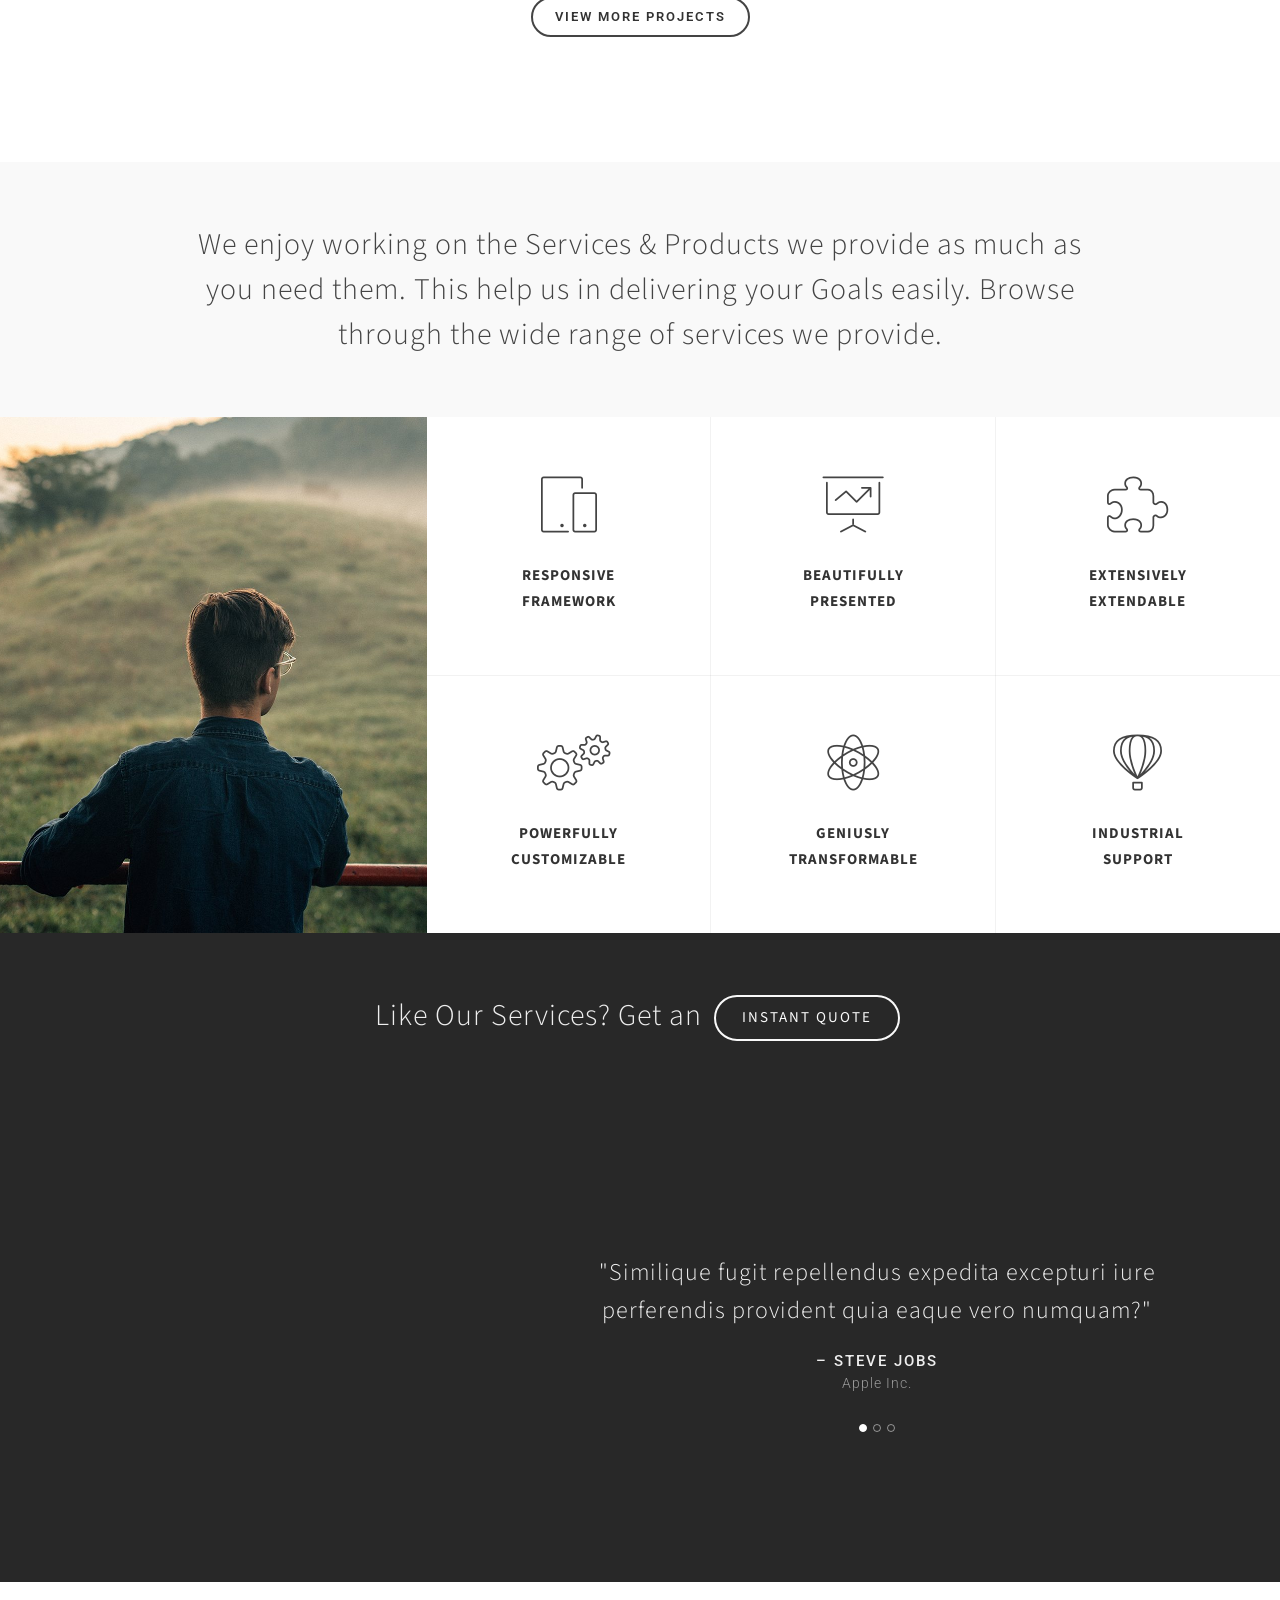
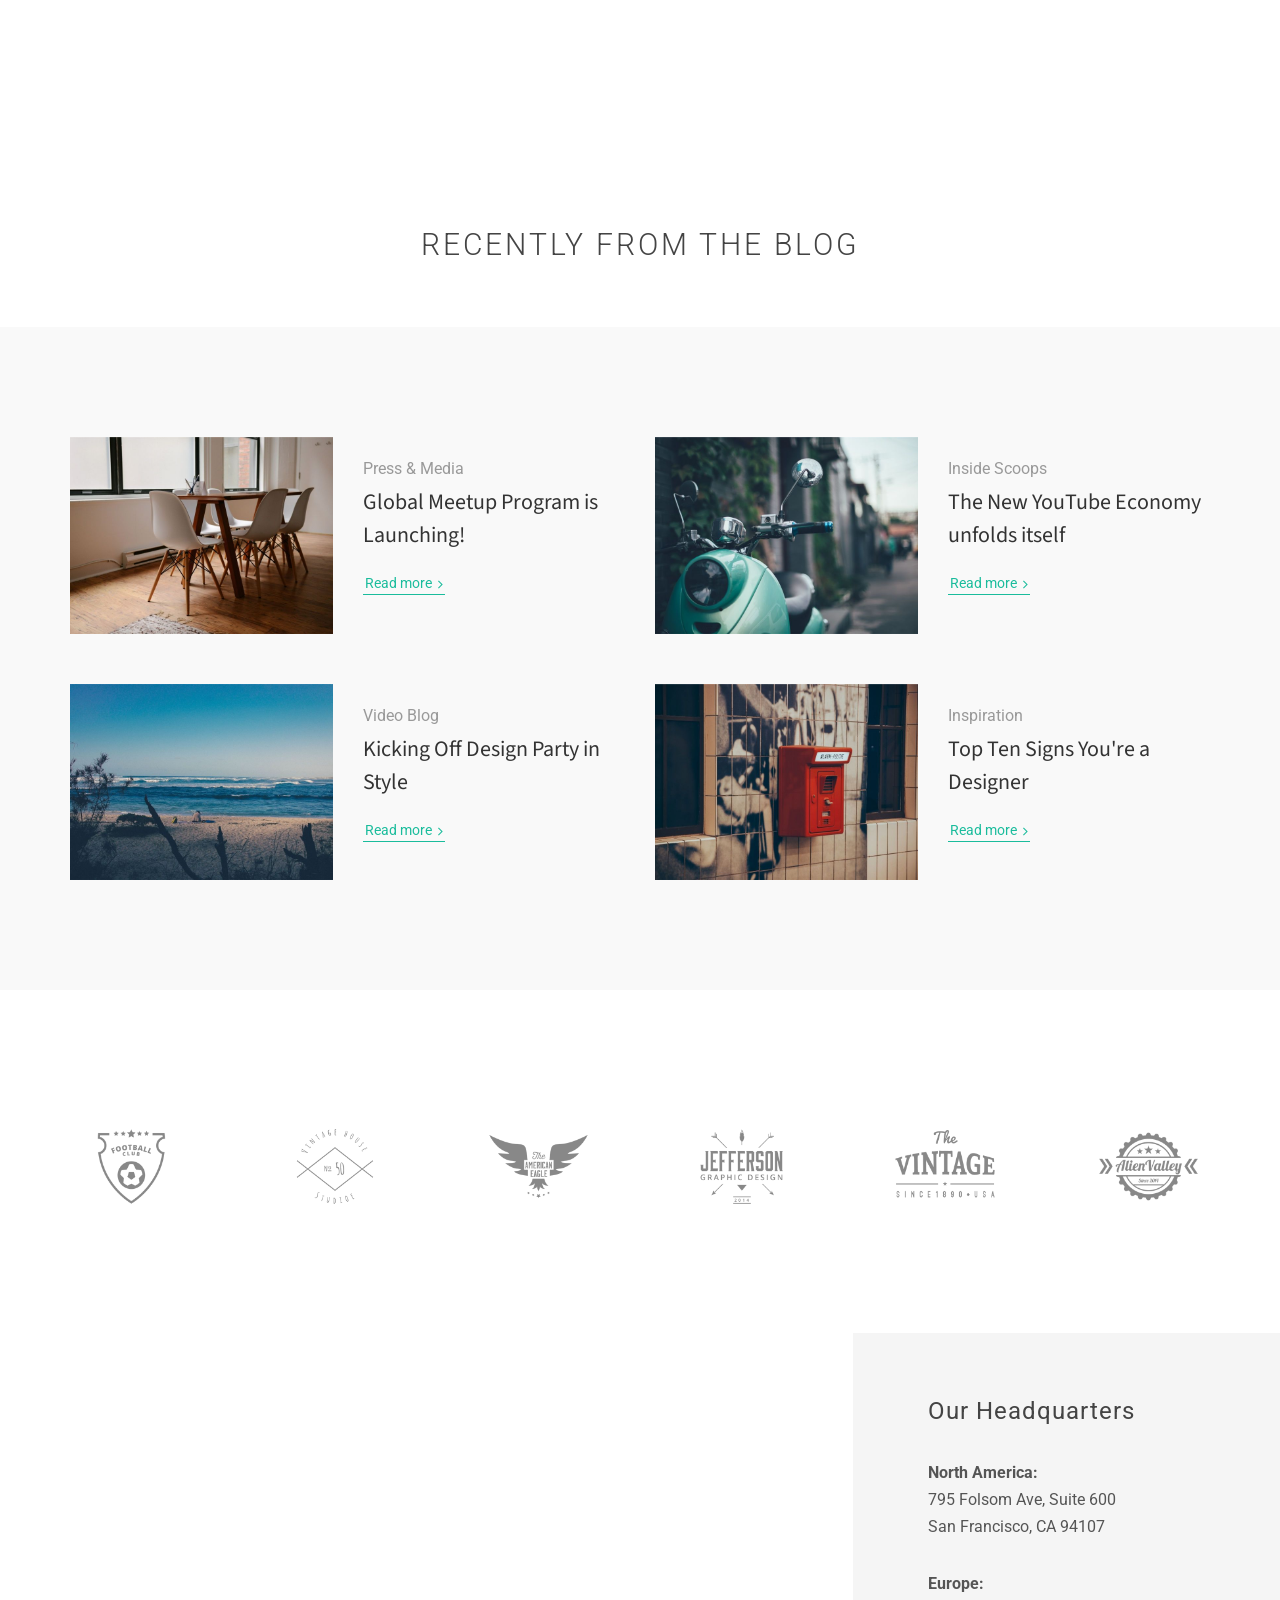
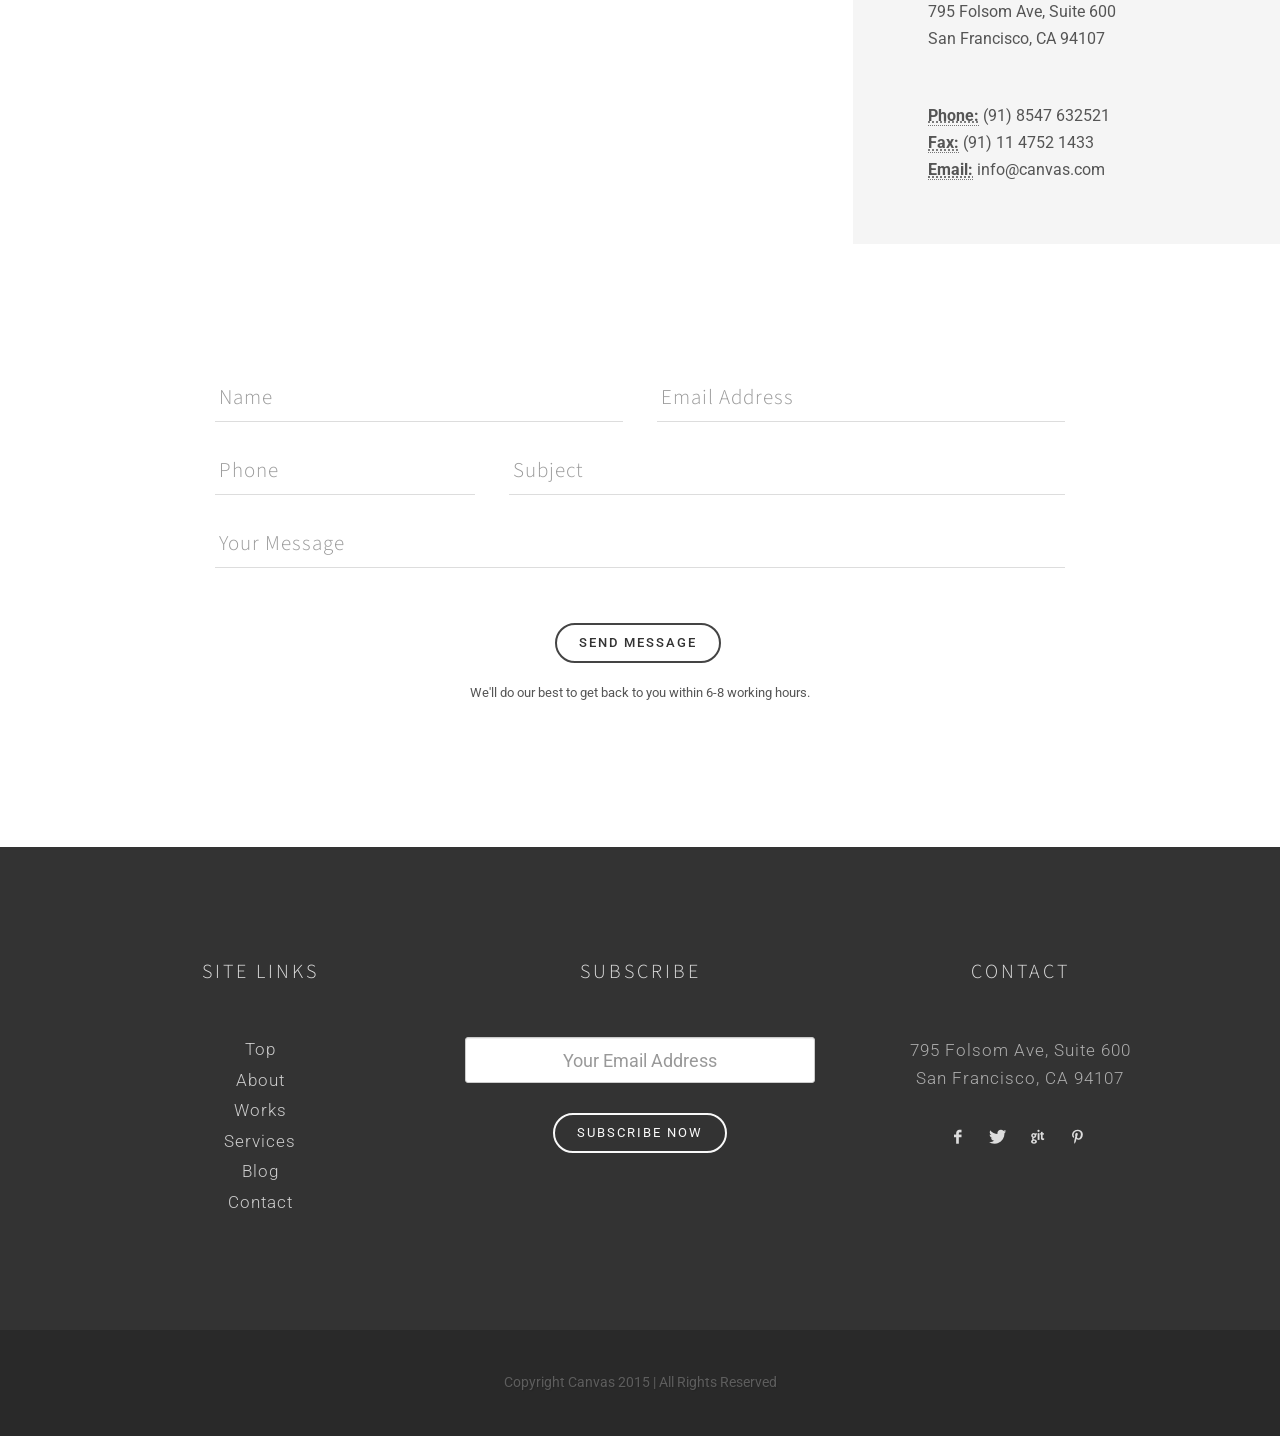
<file: one-page/op-chart.html>
<!DOCTYPE html>
<html dir="ltr" lang="en-US">
<head>

	<meta http-equiv="content-type" content="text/html; charset=utf-8" />
	<meta name="author" content="SemiColonWeb" />

	<!-- Stylesheets
	============================================= -->
	<link href="http://fonts.googleapis.com/css?family=Source+Sans+Pro:300,400,600,700|Roboto:300,400,700" rel="stylesheet" type="text/css" />
	<link rel="stylesheet" href="../css/bootstrap.css" type="text/css" />
	<link rel="stylesheet" href="../style.css" type="text/css" />

	<!-- One Page Module Specific Stylesheet -->
	<link rel="stylesheet" href="onepage.css" type="text/css" />
	<!-- / -->

	<link rel="stylesheet" href="../css/dark.css" type="text/css" />
	<link rel="stylesheet" href="../css/font-icons.css" type="text/css" />
	<link rel="stylesheet" href="css/et-line.css" type="text/css" />
	<link rel="stylesheet" href="../css/animate.css" type="text/css" />
	<link rel="stylesheet" href="../css/magnific-popup.css" type="text/css" />

	<link rel="stylesheet" href="css/fonts.css" type="text/css" />

	<link rel="stylesheet" href="../css/responsive.css" type="text/css" />
	<meta name="viewport" content="width=device-width, initial-scale=1" />


	<!-- Document Title
	============================================= -->
	<title>One Page with Hero Chart | Canvas</title>

</head>

<body class="stretched side-push-panel overlay-menu">

	<!-- Document Wrapper
	============================================= -->
	<div id="wrapper" class="clearfix">

		<!-- Header
		============================================= -->
		<header id="header" class="full-header transparent-header static-sticky">

			<div id="header-wrap">

				<div class="container clearfix">

					<div id="primary-menu-trigger"><i class="icon-reorder"></i></div>

					<!-- Logo
					============================================= -->
					<div id="logo">
						<a href="index.html" class="standard-logo" data-dark-logo="images/canvasone-dark.png"><img src="images/canvasone.png" alt="Canvas Logo"></a>
						<a href="index.html" class="retina-logo" data-dark-logo="images/canvasone-dark@2x.png"><img src="images/canvasone@2x.png" alt="Canvas Logo"></a>
					</div><!-- #logo end -->

					<!-- Primary Navigation
					============================================= -->
					<nav id="primary-menu">

						<ul class="one-page-menu" data-easing="easeInOutExpo" data-speed="1250" data-offset="65">
							<li><a href="#" data-href="#wrapper"><div>Home</div></a></li>
							<li><a href="#" data-href="#section-about" data-offset="60"><div>About</div></a></li>
							<li><a href="#" data-href="#section-works"><div>Works</div></a></li>
							<li><a href="#" data-href="#section-services"><div>Services</div></a></li>
							<li><a href="#" data-href="#section-blog"><div>Blog</div></a></li>
							<li><a href="#" data-href="#section-contact"><div>Contact</div></a></li>
						</ul>

						<a href="#" id="overlay-menu-close" class="visible-lg-block visible-md-block"><i class="icon-line-cross"></i></a>

					</nav><!-- #primary-menu end -->

				</div>

			</div>

		</header><!-- #header end -->

		<!-- Slider
		============================================= -->
		<section id="slider" class="slider-parallax full-screen">

			<div class="slider-parallax-inner">

				<div class="full-screen section nobg nopadding nomargin noborder ohidden">
					<div class="container clearfix">
						<div class="vertical-middle ignore-header">
							<div class="row">

								<div class="col-md-7 center">
									<div class="bottommargin divcenter" style="max-width: 600px; min-height: 350px;">
										<canvas id="chart-0" width="547" height="350"></canvas>
									</div>
								</div>

								<div class="col-md-5">
									<div class="heading-block nobottomborder bottommargin-sm">
										<h1 class="capitalize">Your Business Growth.<br>Shows our Commitment.</h1>
									</div>
									<p class="lead bottommargin-sm">We make sure that your Business Model makes the most out of Modern Day Technologies. We prove our case wih your Business Results.</p>
									<a href="#" class="button button-black tright noleftmargin">Give Us a Chance <i class="icon-angle-right"></i></a>
								</div>

							</div>
						</div>
					</div>
				</div>

				<a href="#" data-scrollto="#section-about" data-easing="easeInOutExpo" data-speed="1250" data-offset="70" class="one-page-arrow"><i class="icon-angle-down infinite animated fadeInDown"></i></a>

			</div>

		</section><!-- #slider end -->

		<!-- Content
		============================================= -->
		<section id="content">

			<div class="content-wrap nopadding">

				<div id="section-about" class="center page-section">

					<div class="container clearfix">

						<h2 class="divcenter bottommargin font-body" style="max-width: 700px; font-size: 40px;">A digital web studio creating stunning &amp; engaging online experiences</h2>

						<p class="lead divcenter bottommargin" style="max-width: 800px;">Ford Foundation reduce child mortality fight against oppression refugee disruption pursue these aspirations effect. Free-speech Nelson Mandela change liberal; challenges of our times sustainability institutions.</p>

						<p class="bottommargin" style="font-size: 16px;"><a href="#" data-scrollto="#section-services" data-easing="easeInOutExpo" data-speed="1250" data-offset="70" class="more-link">Learn more <i class="icon-angle-right"></i></a></p>

						<div class="clear"></div>

						<div class="row topmargin-lg divcenter" style="max-width: 1000px;">

							<div class="col-sm-4 bottommargin">

								<div class="team">
									<div class="team-image">
										<img src="images/team/1.jpg" alt="John Doe">
										<div class="team-overlay">
											<div class="team-social-icons">
												<a href="#" class="social-icon si-borderless si-small si-facebook" title="Facebook">
													<i class="icon-facebook"></i>
													<i class="icon-facebook"></i>
												</a>
												<a href="#" class="social-icon si-borderless si-small si-twitter" title="Twitter">
													<i class="icon-twitter"></i>
													<i class="icon-twitter"></i>
												</a>
												<a href="#" class="social-icon si-borderless si-small si-github" title="Github">
													<i class="icon-github"></i>
													<i class="icon-github"></i>
												</a>
											</div>
										</div>
									</div>
									<div class="team-desc team-desc-bg">
										<div class="team-title"><h4>John Doe</h4><span>CEO</span></div>
									</div>
								</div>

							</div>

							<div class="col-sm-4 bottommargin">

								<div class="team">
									<div class="team-image">
										<img src="images/team/2.jpg" alt="Josh Clark">
										<div class="team-overlay">
											<div class="team-social-icons">
												<a href="#" class="social-icon si-borderless si-small si-twitter" title="Twitter">
													<i class="icon-twitter"></i>
													<i class="icon-twitter"></i>
												</a>
												<a href="#" class="social-icon si-borderless si-small si-linkedin" title="LinkedIn">
													<i class="icon-linkedin"></i>
													<i class="icon-linkedin"></i>
												</a>
												<a href="#" class="social-icon si-borderless si-small si-flickr" title="Flickr">
													<i class="icon-flickr"></i>
													<i class="icon-flickr"></i>
												</a>
											</div>
										</div>
									</div>
									<div class="team-desc team-desc-bg">
										<div class="team-title"><h4>Mary Jane</h4><span>Co-Founder</span></div>
									</div>
								</div>

							</div>

							<div class="col-sm-4 bottommargin">

								<div class="team">
									<div class="team-image">
										<img src="images/team/3.jpg" alt="Mary Jane">
										<div class="team-overlay">
											<div class="team-social-icons">
												<a href="#" class="social-icon si-borderless si-small si-twitter" title="Twitter">
													<i class="icon-twitter"></i>
													<i class="icon-twitter"></i>
												</a>
												<a href="#" class="social-icon si-borderless si-small si-vimeo" title="Vimeo">
													<i class="icon-vimeo"></i>
													<i class="icon-vimeo"></i>
												</a>
												<a href="#" class="social-icon si-borderless si-small si-instagram" title="Instagram">
													<i class="icon-instagram"></i>
													<i class="icon-instagram"></i>
												</a>
											</div>
										</div>
									</div>
									<div class="team-desc team-desc-bg">
										<div class="team-title"><h4>Josh Clark</h4><span>Sales</span></div>
									</div>
								</div>

							</div>

						</div>

					</div>

				</div>

				<div id="section-works" class="page-section notoppadding">

					<div class="section nomargin">
						<div class="container clearfix">
							<div class="divcenter center" style="max-width: 900px;">
								<h2 class="nobottommargin t300 ls1">We create &amp; craft projects that ooze creativity in every aspect. We try to create a benchmark in everything we do. Take a moment to browse through some of our recent completed work.</h2>
							</div>
						</div>
					</div>

					<!-- Portfolio Items
					============================================= -->
					<div id="portfolio" class="portfolio grid-container portfolio-nomargin portfolio-full portfolio-masonry mixed-masonry clearfix">

						<article class="portfolio-item pf-media pf-icons wide">
							<div class="portfolio-image">
								<a href="#">
									<img src="images/portfolio/mixed/1.jpg" alt="Open Imagination">
								</a>
								<div class="portfolio-overlay">
									<div class="portfolio-desc">
										<h3><a href="#">Open Imagination</a></h3>
										<span><a href="#">Media</a>, <a href="#">Icons</a></span>
									</div>
								</div>
							</div>
						</article>

						<article class="portfolio-item pf-illustrations">
							<div class="portfolio-image">
								<a href="#">
									<img src="images/portfolio/mixed/2.jpg" alt="Locked Steel Gate">
								</a>
								<div class="portfolio-overlay">
									<div class="portfolio-desc">
										<h3><a href="#">Locked Steel Gate</a></h3>
										<span><a href="#">Illustrations</a></span>
									</div>
								</div>
							</div>
						</article>

						<article class="portfolio-item pf-graphics pf-uielements">
							<div class="portfolio-image">
								<a href="#">
									<img src="images/portfolio/mixed/3.jpg" alt="Mac Sunglasses">
								</a>
								<div class="portfolio-overlay">
									<div class="portfolio-desc">
										<h3><a href="#">Mac Sunglasses</a></h3>
										<span><a href="#">Graphics</a>, <a href="#">UI Elements</a></span>
									</div>
								</div>
							</div>
						</article>

						<article class="portfolio-item pf-media pf-icons wide">
							<div class="portfolio-image">
								<a href="#">
									<img src="images/portfolio/mixed/4.jpg" alt="Open Imagination">
								</a>
								<div class="portfolio-overlay">
									<div class="portfolio-desc">
										<h3><a href="#">Open Imagination</a></h3>
										<span><a href="#">Media</a>, <a href="#">Icons</a></span>
									</div>
								</div>
							</div>
						</article>

						<article class="portfolio-item pf-uielements pf-media wide">
							<div class="portfolio-image">
								<a href="#">
									<img src="images/portfolio/mixed/5.jpg" alt="Console Activity">
								</a>
								<div class="portfolio-overlay">
									<div class="portfolio-desc">
										<h3><a href="#">Console Activity</a></h3>
										<span><a href="#">UI Elements</a>, <a href="#">Media</a></span>
									</div>
								</div>
							</div>
						</article>

						<article class="portfolio-item pf-media pf-icons">
							<div class="portfolio-image">
								<a href="#">
									<img src="images/portfolio/mixed/6.jpg" alt="Open Imagination">
								</a>
								<div class="portfolio-overlay">
									<div class="portfolio-desc">
										<h3><a href="#">Open Imagination</a></h3>
										<span><a href="#">Media</a>, <a href="#">Icons</a></span>
									</div>
								</div>
							</div>
						</article>

						<article class="portfolio-item pf-uielements pf-icons">
							<div class="portfolio-image">
								<a href="#">
									<img src="images/portfolio/mixed/7.jpg" alt="Backpack Contents">
								</a>
								<div class="portfolio-overlay">
									<div class="portfolio-desc">
										<h3><a href="#">Backpack Contents</a></h3>
										<span><a href="#">UI Elements</a>, <a href="#">Icons</a></span>
									</div>
								</div>
							</div>
						</article>

					</div><!-- #portfolio end -->

					<div class="topmargin center"><a href="#" class="button button-border button-circle t600">View More Projects</a></div>

				</div>

				<div id="section-services" class="page-section notoppadding">

					<div class="section nomargin">
						<div class="container clearfix">
							<div class="divcenter center" style="max-width: 900px;">
								<h2 class="nobottommargin t300 ls1">We enjoy working on the Services &amp; Products we provide as much as you need them. This help us in delivering your Goals easily. Browse through the wide range of services we provide.</h2>
							</div>
						</div>
					</div>

					<div class="common-height clearfix">

						<div class="col-md-4 hidden-xs" style="background: url('../images/services/main-bg.jpg') center center no-repeat; background-size: cover;"></div>
						<div class="col-md-8">
							<div class="max-height">
								<div class="row common-height grid-border clearfix">
									<div class="col-md-4 col-sm-6 col-padding">
										<div class="feature-box fbox-center fbox-dark fbox-plain fbox-small nobottomborder">
											<div class="fbox-icon">
												<a href="#"><i class="icon-et-mobile"></i></a>
											</div>
											<h3>Responsive Framework</h3>
										</div>
									</div>
									<div class="col-md-4 col-sm-6 col-padding">
										<div class="feature-box fbox-center fbox-dark fbox-plain fbox-small nobottomborder">
											<div class="fbox-icon">
												<a href="#"><i class="icon-et-presentation"></i></a>
											</div>
											<h3>Beautifully Presented</h3>
										</div>
									</div>
									<div class="col-md-4 col-sm-6 col-padding">
										<div class="feature-box fbox-center fbox-dark fbox-plain fbox-small nobottomborder">
											<div class="fbox-icon">
												<a href="#"><i class="icon-et-puzzle"></i></a>
											</div>
											<h3>Extensively Extendable</h3>
										</div>
									</div>
									<div class="col-md-4 col-sm-6 col-padding">
										<div class="feature-box fbox-center fbox-dark fbox-plain fbox-small nobottomborder">
											<div class="fbox-icon">
												<a href="#"><i class="icon-et-gears"></i></a>
											</div>
											<h3>Powerfully Customizable</h3>
										</div>
									</div>
									<div class="col-md-4 col-sm-6 col-padding">
										<div class="feature-box fbox-center fbox-dark fbox-plain fbox-small nobottomborder">
											<div class="fbox-icon">
												<a href="#"><i class="icon-et-genius"></i></a>
											</div>
											<h3>Geniusly Transformable</h3>
										</div>
									</div>
									<div class="col-md-4 col-sm-6 col-padding">
										<div class="feature-box fbox-center fbox-dark fbox-plain fbox-small nobottomborder">
											<div class="fbox-icon">
												<a href="#"><i class="icon-et-hotairballoon"></i></a>
											</div>
											<h3>Industrial Support</h3>
										</div>
									</div>
								</div>
							</div>
						</div>

					</div>

					<div class="section dark nomargin">
						<div class="divcenter center" style="max-width: 900px;">
							<h2 class="nobottommargin t300 ls1">Like Our Services? Get an <a href="#" data-scrollto="#template-contactform" data-offset="140" data-easing="easeInOutExpo" data-speed="1250" class="button button-border button-circle button-light button-large notopmargin nobottommargin" style="position: relative; top: -3px;">Instant Quote</a></h2>
						</div>
					</div>

					<div class="section parallax nomargin dark" style="background-image: url('images/page/testimonials.jpg'); padding: 150px 0;" data-stellar-background-ratio="0.3">

						<div class="container clearfix">

							<div class="col_two_fifth nobottommargin">&nbsp;</div>

							<div class="col_three_fifth nobottommargin col_last">

								<div class="fslider testimonial testimonial-full nobgcolor noborder noshadow nopadding" data-arrows="false">
									<div class="flexslider">
										<div class="slider-wrap">
											<div class="slide">
												<div class="testi-content">
													<p>Similique fugit repellendus expedita excepturi iure perferendis provident quia eaque vero numquam?</p>
													<div class="testi-meta">
														Steve Jobs
														<span>Apple Inc.</span>
													</div>
												</div>
											</div>
											<div class="slide">
												<div class="testi-content">
													<p>Natus voluptatum enim quod necessitatibus quis expedita harum provident eos obcaecati id culpa corporis molestias.</p>
													<div class="testi-meta">
														Collis Ta'eed
														<span>Envato Inc.</span>
													</div>
												</div>
											</div>
											<div class="slide">
												<div class="testi-content">
													<p>Incidunt deleniti blanditiis quas aperiam recusandae consequatur ullam quibusdam cum libero illo rerum!</p>
													<div class="testi-meta">
														John Doe
														<span>XYZ Inc.</span>
													</div>
												</div>
											</div>
										</div>
									</div>
								</div>

							</div>

						</div>

					</div>

				</div>

				<div id="section-blog" class="page-section">

					<h2 class="center uppercase t300 ls3 font-body">Recently From the Blog</h2>

					<div class="section nobottommargin">
						<div class="container clearfix">

							<div class="row topmargin clearfix">

								<div class="ipost col-sm-6 bottommargin clearfix">
									<div class="row">
										<div class="col-md-6">
											<div class="entry-image nobottommargin">
												<a href="#"><img src="images/blog/1.jpg" alt="Paris"></a>
											</div>
										</div>
										<div class="col-md-6" style="margin-top: 20px;">
											<span class="before-heading" style="font-style: normal;">Press &amp; Media</span>
											<div class="entry-title">
												<h3 class="t400" style="font-size: 22px;"><a href="#">Global Meetup Program is Launching!</a></h3>
											</div>
											<div class="entry-content">
												<a href="#" class="more-link">Read more <i class="icon-angle-right"></i></a>
											</div>
										</div>
									</div>
								</div>

								<div class="ipost col-sm-6 bottommargin clearfix">
									<div class="row">
										<div class="col-md-6">
											<div class="entry-image nobottommargin">
												<a href="#"><img src="images/blog/2.jpg" alt="Paris"></a>
											</div>
										</div>
										<div class="col-md-6" style="margin-top: 20px;">
											<span class="before-heading" style="font-style: normal;">Inside Scoops</span>
											<div class="entry-title">
												<h3 class="t400" style="font-size: 22px;"><a href="#">The New YouTube Economy unfolds itself</a></h3>
											</div>
											<div class="entry-content">
												<a href="#" class="more-link">Read more <i class="icon-angle-right"></i></a>
											</div>
										</div>
									</div>
								</div>

								<div class="ipost col-sm-6 bottommargin clearfix">
									<div class="row">
										<div class="col-md-6">
											<div class="entry-image nobottommargin">
												<a href="#"><img src="images/blog/3.jpg" alt="Paris"></a>
											</div>
										</div>
										<div class="col-md-6" style="margin-top: 20px;">
											<span class="before-heading" style="font-style: normal;">Video Blog</span>
											<div class="entry-title">
												<h3 class="t400" style="font-size: 22px;"><a href="#">Kicking Off Design Party in Style</a></h3>
											</div>
											<div class="entry-content">
												<a href="#" class="more-link">Read more <i class="icon-angle-right"></i></a>
											</div>
										</div>
									</div>
								</div>

								<div class="ipost col-sm-6 bottommargin clearfix">
									<div class="row">
										<div class="col-md-6">
											<div class="entry-image nobottommargin">
												<a href="#"><img src="images/blog/4.jpg" alt="Paris"></a>
											</div>
										</div>
										<div class="col-md-6" style="margin-top: 20px;">
											<span class="before-heading" style="font-style: normal;">Inspiration</span>
											<div class="entry-title">
												<h3 class="t400" style="font-size: 22px;"><a href="#">Top Ten Signs You're a Designer</a></h3>
											</div>
											<div class="entry-content">
												<a href="#" class="more-link">Read more <i class="icon-angle-right"></i></a>
											</div>
										</div>
									</div>
								</div>

							</div>

						</div>
					</div>

					<div class="container topmargin-lg clearfix">

						<div id="oc-clients" class="owl-carousel topmargin image-carousel carousel-widget" data-margin="80" data-loop="true" data-nav="false" data-autoplay="5000" data-pagi="false"data-items-xxs="2" data-items-xs="3" data-items-sm="4" data-items-md="5" data-items-lg="6">

							<div class="oc-item"><a href="#"><img src="../images/clients/1.png" alt="Clients"></a></div>
							<div class="oc-item"><a href="#"><img src="../images/clients/2.png" alt="Clients"></a></div>
							<div class="oc-item"><a href="#"><img src="../images/clients/3.png" alt="Clients"></a></div>
							<div class="oc-item"><a href="#"><img src="../images/clients/4.png" alt="Clients"></a></div>
							<div class="oc-item"><a href="#"><img src="../images/clients/5.png" alt="Clients"></a></div>
							<div class="oc-item"><a href="#"><img src="../images/clients/6.png" alt="Clients"></a></div>
							<div class="oc-item"><a href="#"><img src="../images/clients/7.png" alt="Clients"></a></div>
							<div class="oc-item"><a href="#"><img src="../images/clients/8.png" alt="Clients"></a></div>
							<div class="oc-item"><a href="#"><img src="../images/clients/9.png" alt="Clients"></a></div>
							<div class="oc-item"><a href="#"><img src="../images/clients/10.png" alt="Clients"></a></div>

						</div>

					</div>

				</div>

				<div id="section-contact" class="page-section notoppadding">

					<div class="row noleftmargin norightmargin bottommargin-lg common-height">
						<div id="headquarters-map" class="col-md-8 col-sm-6 gmap hidden-xs"></div>
						<div class="col-md-4 col-sm-6" style="background-color: #F5F5F5;">
							<div class="col-padding max-height">
								<h3 class="font-body t400 ls1">Our Headquarters</h3>

								<div style="font-size: 16px; line-height: 1.7;">
									<address style="line-height: 1.7;">
										<strong>North America:</strong><br>
										795 Folsom Ave, Suite 600<br>
										San Francisco, CA 94107<br>
									</address>

									<div class="clear topmargin-sm"></div>

									<address style="line-height: 1.7;">
										<strong>Europe:</strong><br>
										795 Folsom Ave, Suite 600<br>
										San Francisco, CA 94107<br>
									</address>

									<div class="clear topmargin"></div>

									<abbr title="Phone Number"><strong>Phone:</strong></abbr> (91) 8547 632521<br>
									<abbr title="Fax"><strong>Fax:</strong></abbr> (91) 11 4752 1433<br>
									<abbr title="Email Address"><strong>Email:</strong></abbr> info@canvas.com
								</div>
							</div>
						</div>
					</div>



					<div class="container clearfix">

						<div class="divcenter topmargin" style="max-width: 850px;">

							<div class="contact-widget">

								<div class="contact-form-result"></div>

								<form class="nobottommargin" id="template-contactform" name="template-contactform" action="include/sendemail.php" method="post">

									<div class="form-process"></div>

									<div class="col_half">
										<input type="text" id="template-contactform-name" name="template-contactform-name" value="" class="sm-form-control border-form-control required" placeholder="Name" />
									</div>
									<div class="col_half col_last">
										<input type="email" id="template-contactform-email" name="template-contactform-email" value="" class="required email sm-form-control border-form-control" placeholder="Email Address" />
									</div>

									<div class="clear"></div>

									<div class="col_one_third">
										<input type="text" id="template-contactform-phone" name="template-contactform-phone" value="" class="sm-form-control border-form-control" placeholder="Phone" />
									</div>

									<div class="col_two_third col_last">
										<input type="text" id="template-contactform-subject" name="template-contactform-subject" value="" class="required sm-form-control border-form-control" placeholder="Subject" />
									</div>

									<div class="clear"></div>

									<div class="col_full">
										<textarea class="required sm-form-control border-form-control" id="template-contactform-message" name="template-contactform-message" rows="7" cols="30" placeholder="Your Message"></textarea>
									</div>

									<div class="col_full center">
										<button class="button button-border button-circle t500 noleftmargin topmargin-sm" type="submit" id="template-contactform-submit" name="template-contactform-submit" value="submit">Send Message</button>
										<br>
										<small style="display: block; font-size: 13px; margin-top: 15px;">We'll do our best to get back to you within 6-8 working hours.</small>
									</div>

									<div class="clear"></div>

									<div class="col_full hidden">
										<input type="text" id="template-contactform-botcheck" name="template-contactform-botcheck" value="" class="sm-form-control" />
									</div>

								</form>

							</div>

						</div>

					</div>

				</div>

			</div>

		</section><!-- #content end -->

		<!-- Footer
		============================================= -->
		<footer id="footer" class="dark noborder">

			<div class="container center">
				<div class="footer-widgets-wrap">

					<div class="row divcenter clearfix">

						<div class="col-md-4">

							<div class="widget clearfix">
								<h4>Site Links</h4>

								<ul class="list-unstyled footer-site-links nobottommargin">
									<li><a href="#" data-scrollto="#wrapper" data-easing="easeInOutExpo" data-speed="1250" data-offset="70">Top</a></li>
									<li><a href="#" data-scrollto="#section-about" data-easing="easeInOutExpo" data-speed="1250" data-offset="70">About</a></li>
									<li><a href="#" data-scrollto="#section-works" data-easing="easeInOutExpo" data-speed="1250" data-offset="70">Works</a></li>
									<li><a href="#" data-scrollto="#section-services" data-easing="easeInOutExpo" data-speed="1250" data-offset="70">Services</a></li>
									<li><a href="#" data-scrollto="#section-blog" data-easing="easeInOutExpo" data-speed="1250" data-offset="70">Blog</a></li>
									<li><a href="#" data-scrollto="#section-contact" data-easing="easeInOutExpo" data-speed="1250" data-offset="70">Contact</a></li>
								</ul>
							</div>

						</div>

						<div class="col-md-4">

							<div class="widget subscribe-widget clearfix" data-loader="button">
								<h4>Subscribe</h4>

								<div class="widget-subscribe-form-result"></div>
								<form id="widget-subscribe-form" action="../include/subscribe.php" role="form" method="post" class="nobottommargin">
									<input type="email" id="widget-subscribe-form-email" name="widget-subscribe-form-email" class="form-control input-lg not-dark required email" placeholder="Your Email Address">
									<button class="button button-border button-circle button-light topmargin-sm" type="submit">Subscribe Now</button>
								</form>
							</div>

						</div>

						<div class="col-md-4">

							<div class="widget clearfix">
								<h4>Contact</h4>

								<p class="lead">795 Folsom Ave, Suite 600<br>San Francisco, CA 94107</p>

								<div class="center topmargin-sm">
									<a href="#" class="social-icon inline-block noborder si-small si-facebook" title="Facebook">
										<i class="icon-facebook"></i>
										<i class="icon-facebook"></i>
									</a>
									<a href="#" class="social-icon inline-block noborder si-small si-twitter" title="Twitter">
										<i class="icon-twitter"></i>
										<i class="icon-twitter"></i>
									</a>
									<a href="#" class="social-icon inline-block noborder si-small si-github" title="Github">
										<i class="icon-github"></i>
										<i class="icon-github"></i>
									</a>
									<a href="#" class="social-icon inline-block noborder si-small si-pinterest" title="Pinterest">
										<i class="icon-pinterest"></i>
										<i class="icon-pinterest"></i>
									</a>
								</div>
							</div>

						</div>

					</div>

				</div>
			</div>

			<div id="copyrights">
				<div class="container center clearfix">
					Copyright Canvas 2015 | All Rights Reserved
				</div>
			</div>

		</footer><!-- #footer end -->

	</div><!-- #wrapper end -->

	<!-- Go To Top
	============================================= -->
	<div id="gotoTop" class="icon-angle-up"></div>

	<!-- External JavaScripts
	============================================= -->
	<script type="text/javascript" src="../js/jquery.js"></script>
	<script type="text/javascript" src="../js/plugins.js"></script>

	<!-- Google Map JavaScripts
	============================================= -->
	<script type="text/javascript" src="https://maps.google.com/maps/api/js?key=AIzaSyDMxJ92oBkSnVNHFX3R8XhtYQPEgk1_IiI"></script>
	<script type="text/javascript" src="../js/jquery.gmap.js"></script>

	<!-- Footer Scripts
	============================================= -->
	<script type="text/javascript" src="../js/functions.js"></script>

	<!-- Charts JS
	============================================= -->
	<script type="text/javascript" src="../js/chart.js"></script>
	<script type="text/javascript" src="../js/chart-utils.js"></script>

	<script type="text/javascript">

		var MONTHS = ["Jan", "Feb", "Mar", "Apr", "May", "Jun"];
		var config = {
			type: 'line',
			data: {
				labels: ["Jan", "Feb", "Mar", "Apr", "May", "Jun"],
				datasets: [{
					label: "2015",
					backgroundColor: window.chartColors.red,
					borderColor: window.chartColors.red,
					data: [
						randomScalingFactor(),
						randomScalingFactor(),
						randomScalingFactor(),
						randomScalingFactor(),
						randomScalingFactor(),
						randomScalingFactor()
					],
					fill: false,
				}, {
					label: "2016",
					fill: false,
					backgroundColor: window.chartColors.blue,
					borderColor: window.chartColors.blue,
					data: [
						randomScalingFactor(),
						randomScalingFactor(),
						randomScalingFactor(),
						randomScalingFactor(),
						randomScalingFactor(),
						randomScalingFactor()
					],
				}]
			},
			options: {
				responsive: true,
				title:{
					display:false,
					text:'Line Chart'
				},
				tooltips: {
					mode: 'index',
					intersect: false,
				},
				hover: {
					mode: 'nearest',
					intersect: true
				},
				scales: {
					xAxes: [{
						display: true,
						scaleLabel: {
							display: true,
							labelString: 'Month'
						}
					}],
					yAxes: [{
						display: true,
						scaleLabel: {
							display: true,
							labelString: 'Value'
						}
					}]
				}
			}
		};

		window.onload = function() {
			var ctx = document.getElementById("chart-0").getContext("2d");
			window.myLine = new Chart(ctx, config);
		};

		jQuery(window).load(function(){

			// Google Map
			jQuery('#headquarters-map').gMap({
				address: 'Melbourne, Australia',
				maptype: 'ROADMAP',
				zoom: 14,
				markers: [
					{
						address: "Melbourne, Australia",
						html: "Melbourne, Australia",
						icon: {
							image: "images/icons/map-icon-red.png",
							iconsize: [32, 32],
							iconanchor: [14,44]
						}
					}
				],
				doubleclickzoom: false,
				controls: {
					panControl: false,
					zoomControl: false,
					mapTypeControl: false,
					scaleControl: false,
					streetViewControl: false,
					overviewMapControl: false
				},
				styles: [{"featureType":"all","elementType":"labels.text.fill","stylers":[{"saturation":36},{"color":"#000000"},{"lightness":40}]},{"featureType":"all","elementType":"labels.text.stroke","stylers":[{"visibility":"on"},{"color":"#000000"},{"lightness":16}]},{"featureType":"all","elementType":"labels.icon","stylers":[{"visibility":"off"}]},{"featureType":"administrative","elementType":"geometry.fill","stylers":[{"color":"#000000"},{"lightness":20}]},{"featureType":"administrative","elementType":"geometry.stroke","stylers":[{"color":"#000000"},{"lightness":17},{"weight":1.2}]},{"featureType":"administrative","elementType":"labels","stylers":[{"visibility":"off"}]},{"featureType":"administrative.country","elementType":"all","stylers":[{"visibility":"simplified"}]},{"featureType":"administrative.country","elementType":"geometry","stylers":[{"visibility":"simplified"}]},{"featureType":"administrative.country","elementType":"labels.text","stylers":[{"visibility":"simplified"}]},{"featureType":"administrative.province","elementType":"all","stylers":[{"visibility":"off"}]},{"featureType":"administrative.locality","elementType":"all","stylers":[{"visibility":"simplified"},{"saturation":"-100"},{"lightness":"30"}]},{"featureType":"administrative.neighborhood","elementType":"all","stylers":[{"visibility":"off"}]},{"featureType":"administrative.land_parcel","elementType":"all","stylers":[{"visibility":"off"}]},{"featureType":"landscape","elementType":"all","stylers":[{"visibility":"simplified"},{"gamma":"0.00"},{"lightness":"74"}]},{"featureType":"landscape","elementType":"geometry","stylers":[{"color":"#000000"},{"lightness":20}]},{"featureType":"landscape.man_made","elementType":"all","stylers":[{"lightness":"3"}]},{"featureType":"poi","elementType":"all","stylers":[{"visibility":"off"}]},{"featureType":"poi","elementType":"geometry","stylers":[{"color":"#000000"},{"lightness":21}]},{"featureType":"road","elementType":"geometry","stylers":[{"visibility":"simplified"}]},{"featureType":"road.highway","elementType":"geometry.fill","stylers":[{"color":"#000000"},{"lightness":17}]},{"featureType":"road.highway","elementType":"geometry.stroke","stylers":[{"color":"#000000"},{"lightness":29},{"weight":0.2}]},{"featureType":"road.arterial","elementType":"geometry","stylers":[{"color":"#000000"},{"lightness":18}]},{"featureType":"road.local","elementType":"geometry","stylers":[{"color":"#000000"},{"lightness":16}]},{"featureType":"transit","elementType":"geometry","stylers":[{"color":"#000000"},{"lightness":19}]},{"featureType":"water","elementType":"geometry","stylers":[{"color":"#000000"},{"lightness":17}]}]
			});

		});

	</script>

</body>
</html>
</file>
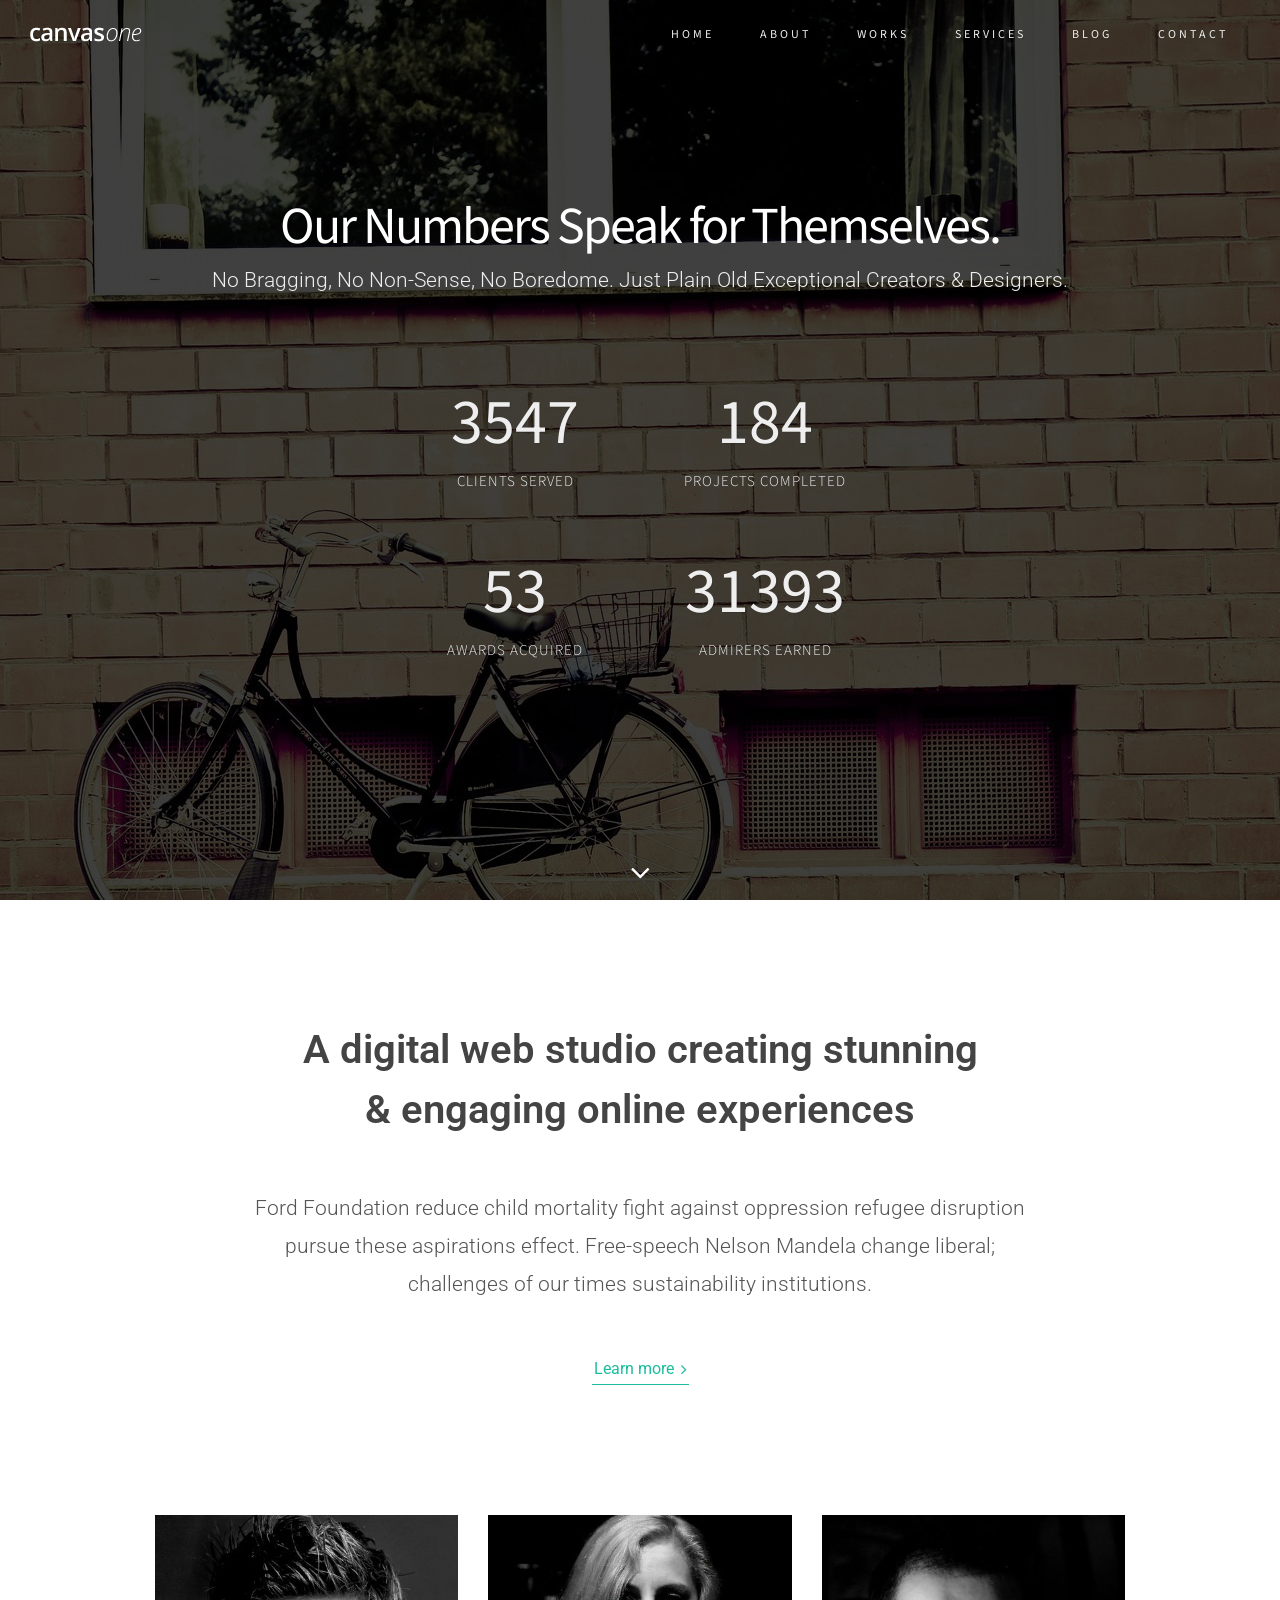
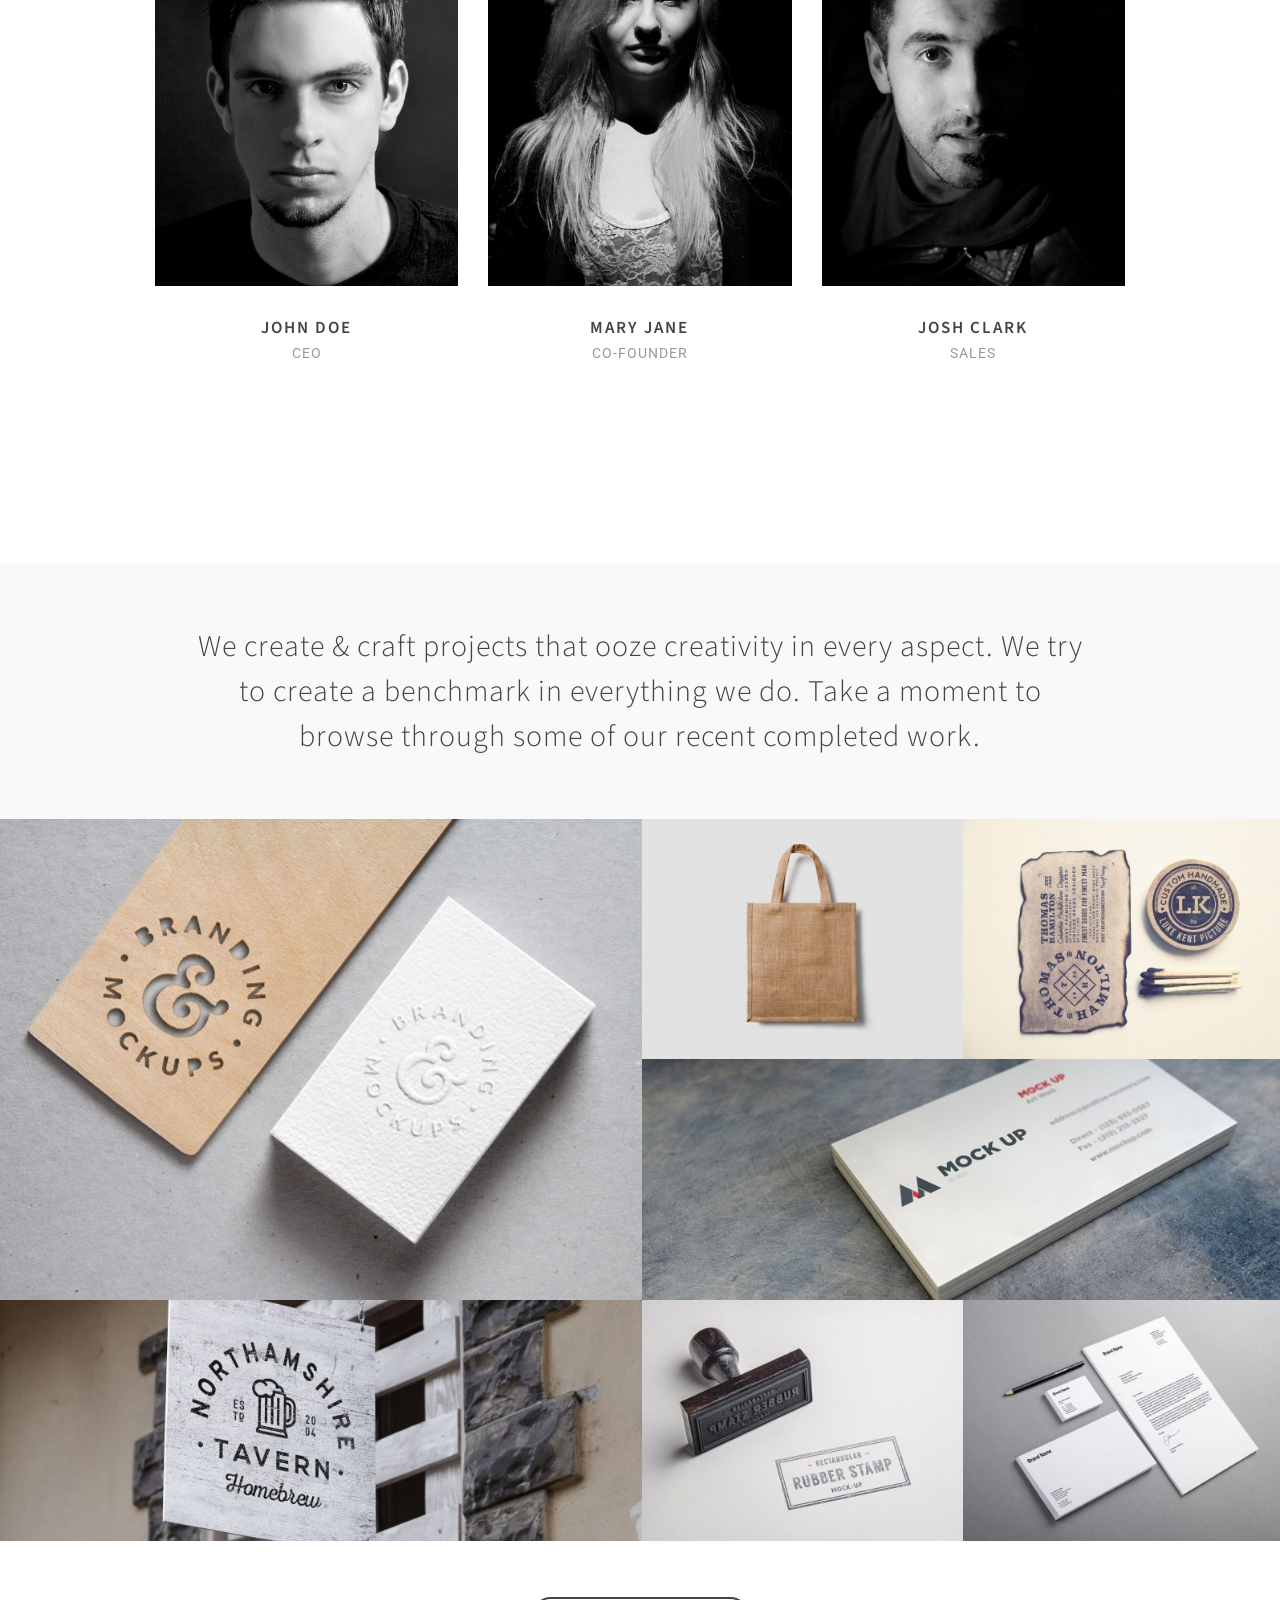
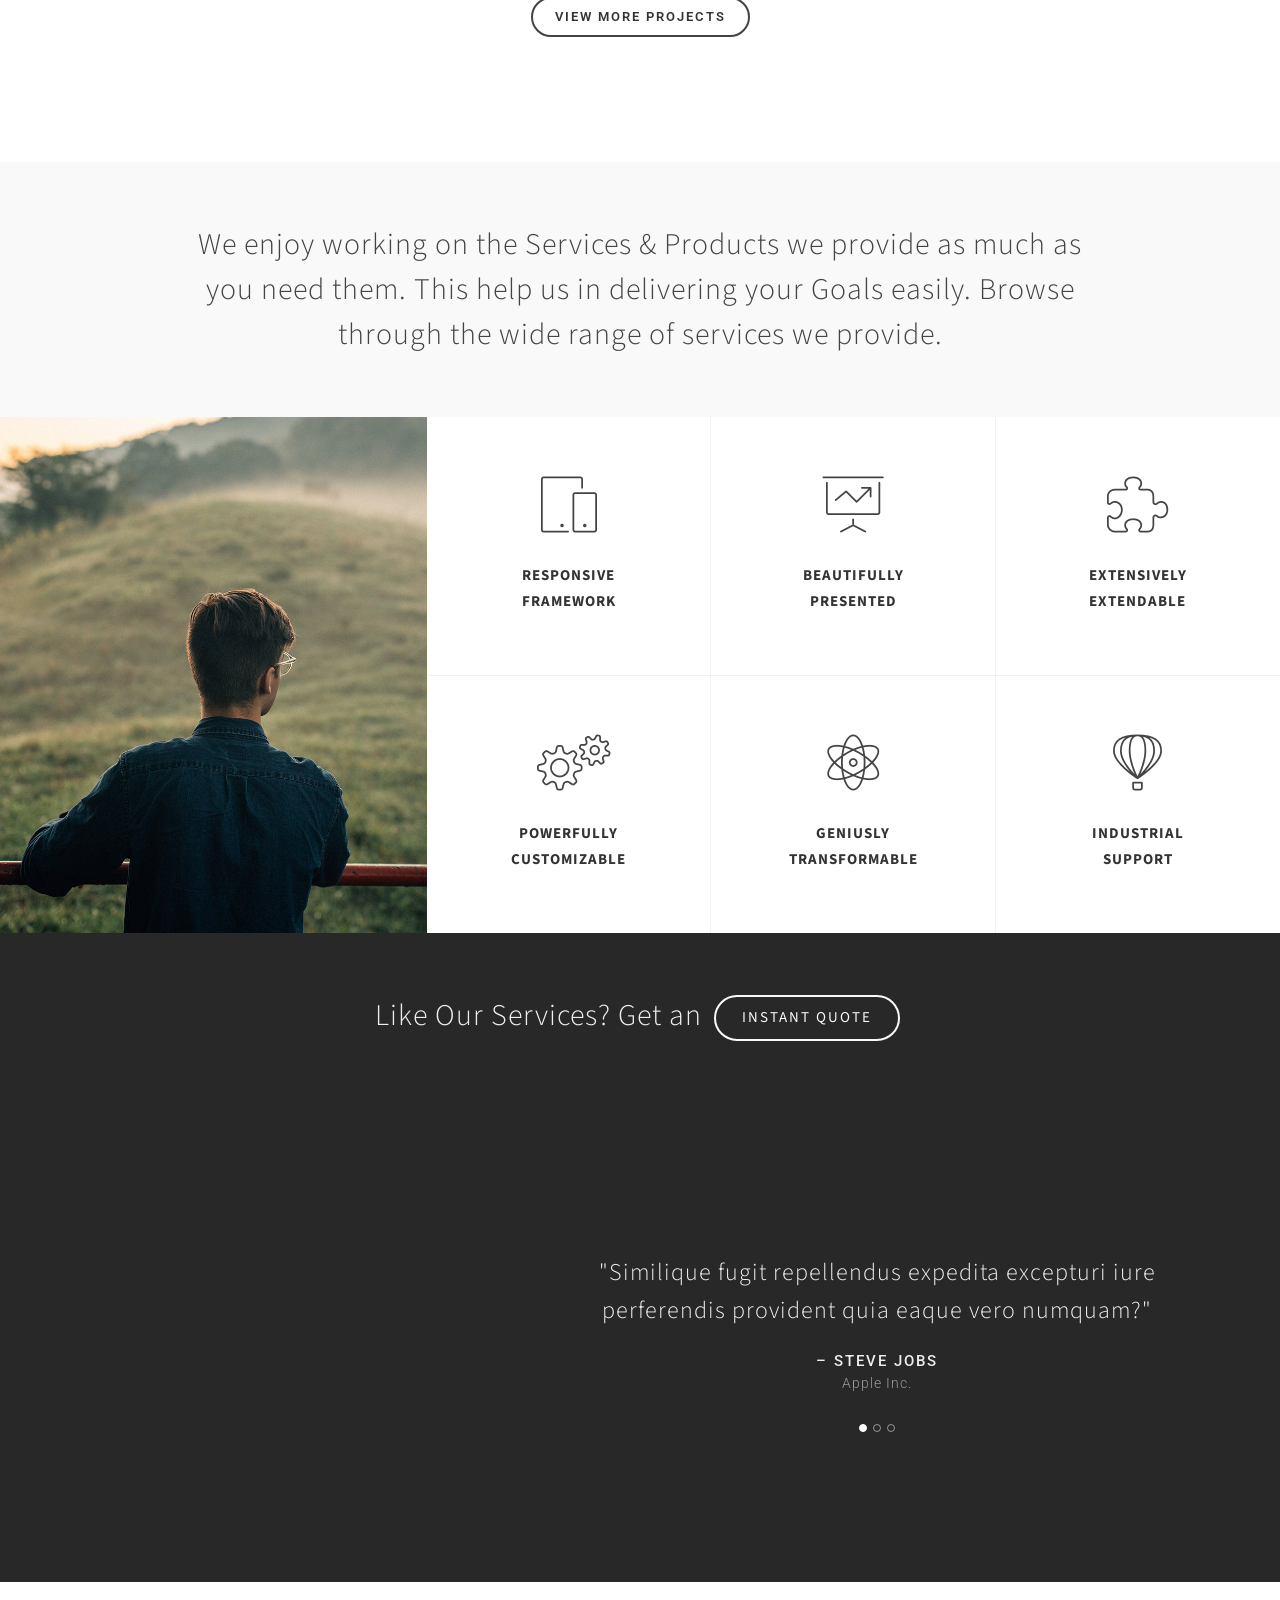
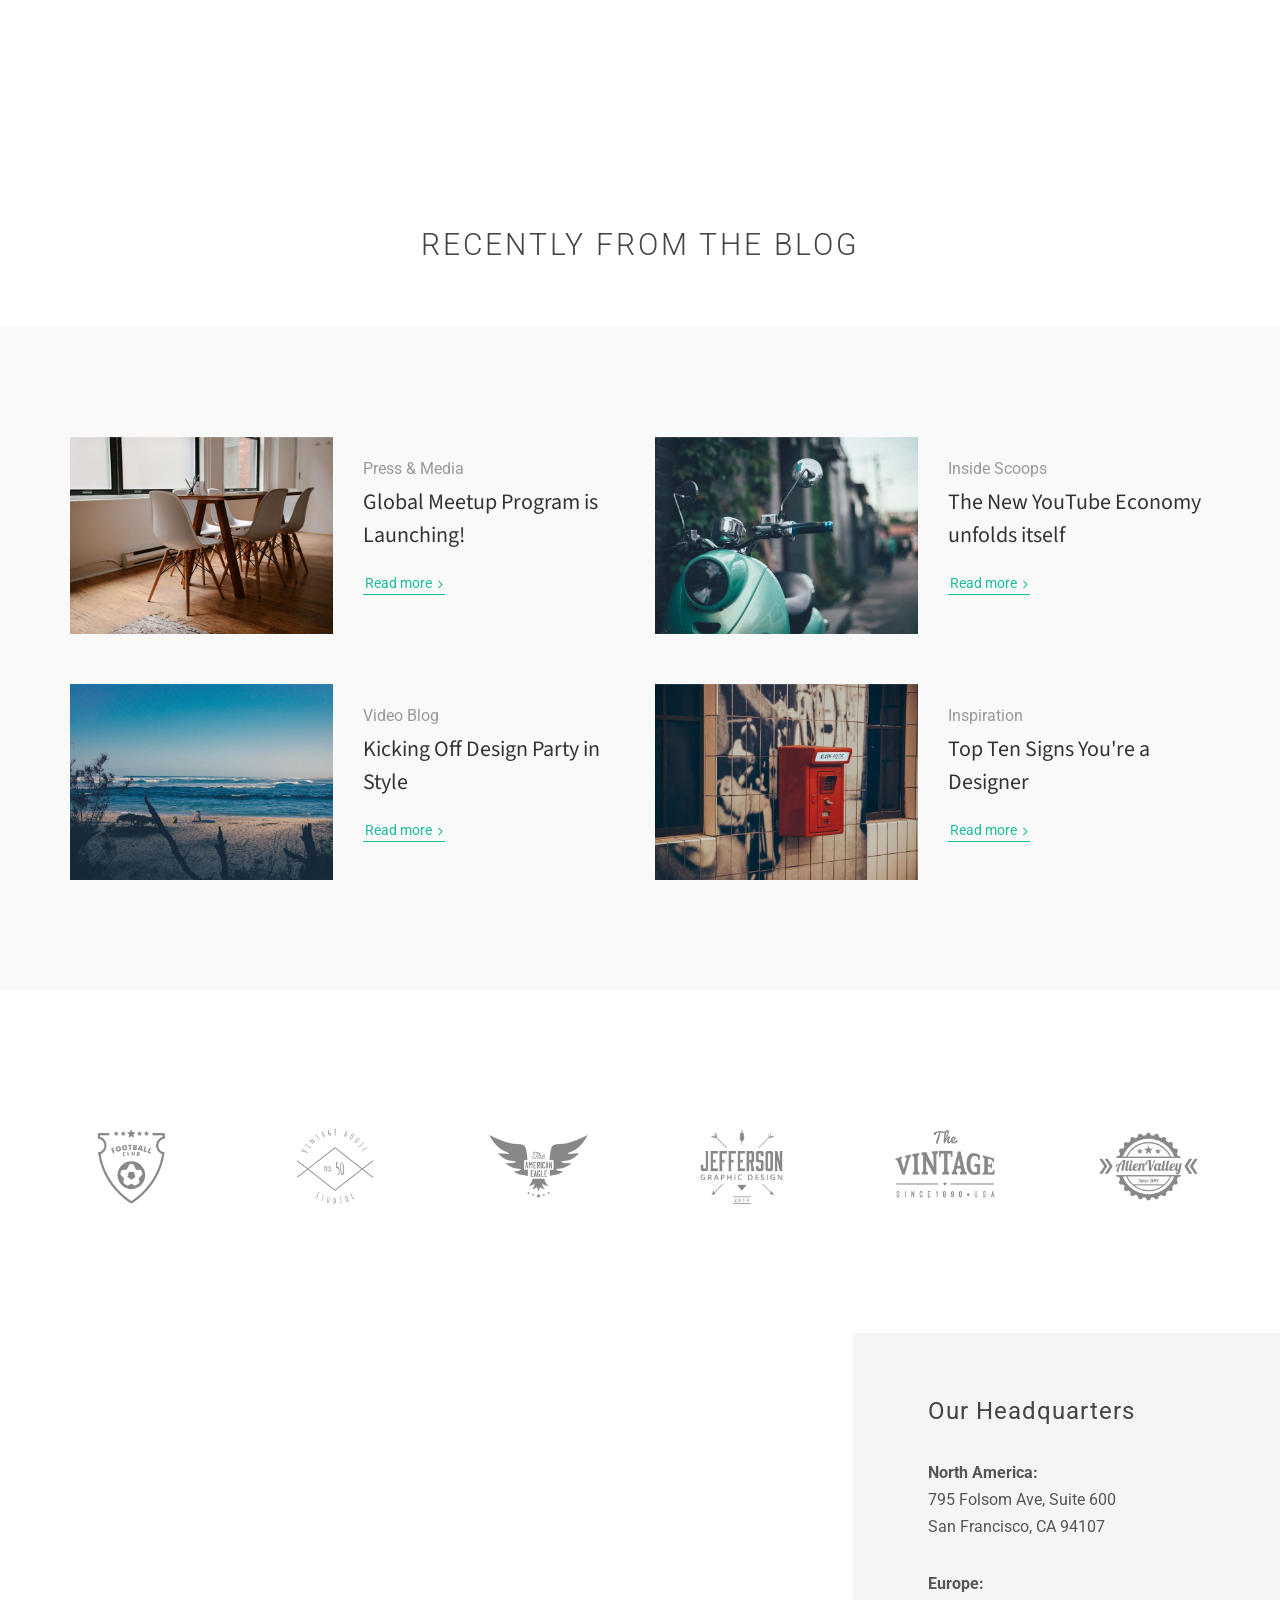
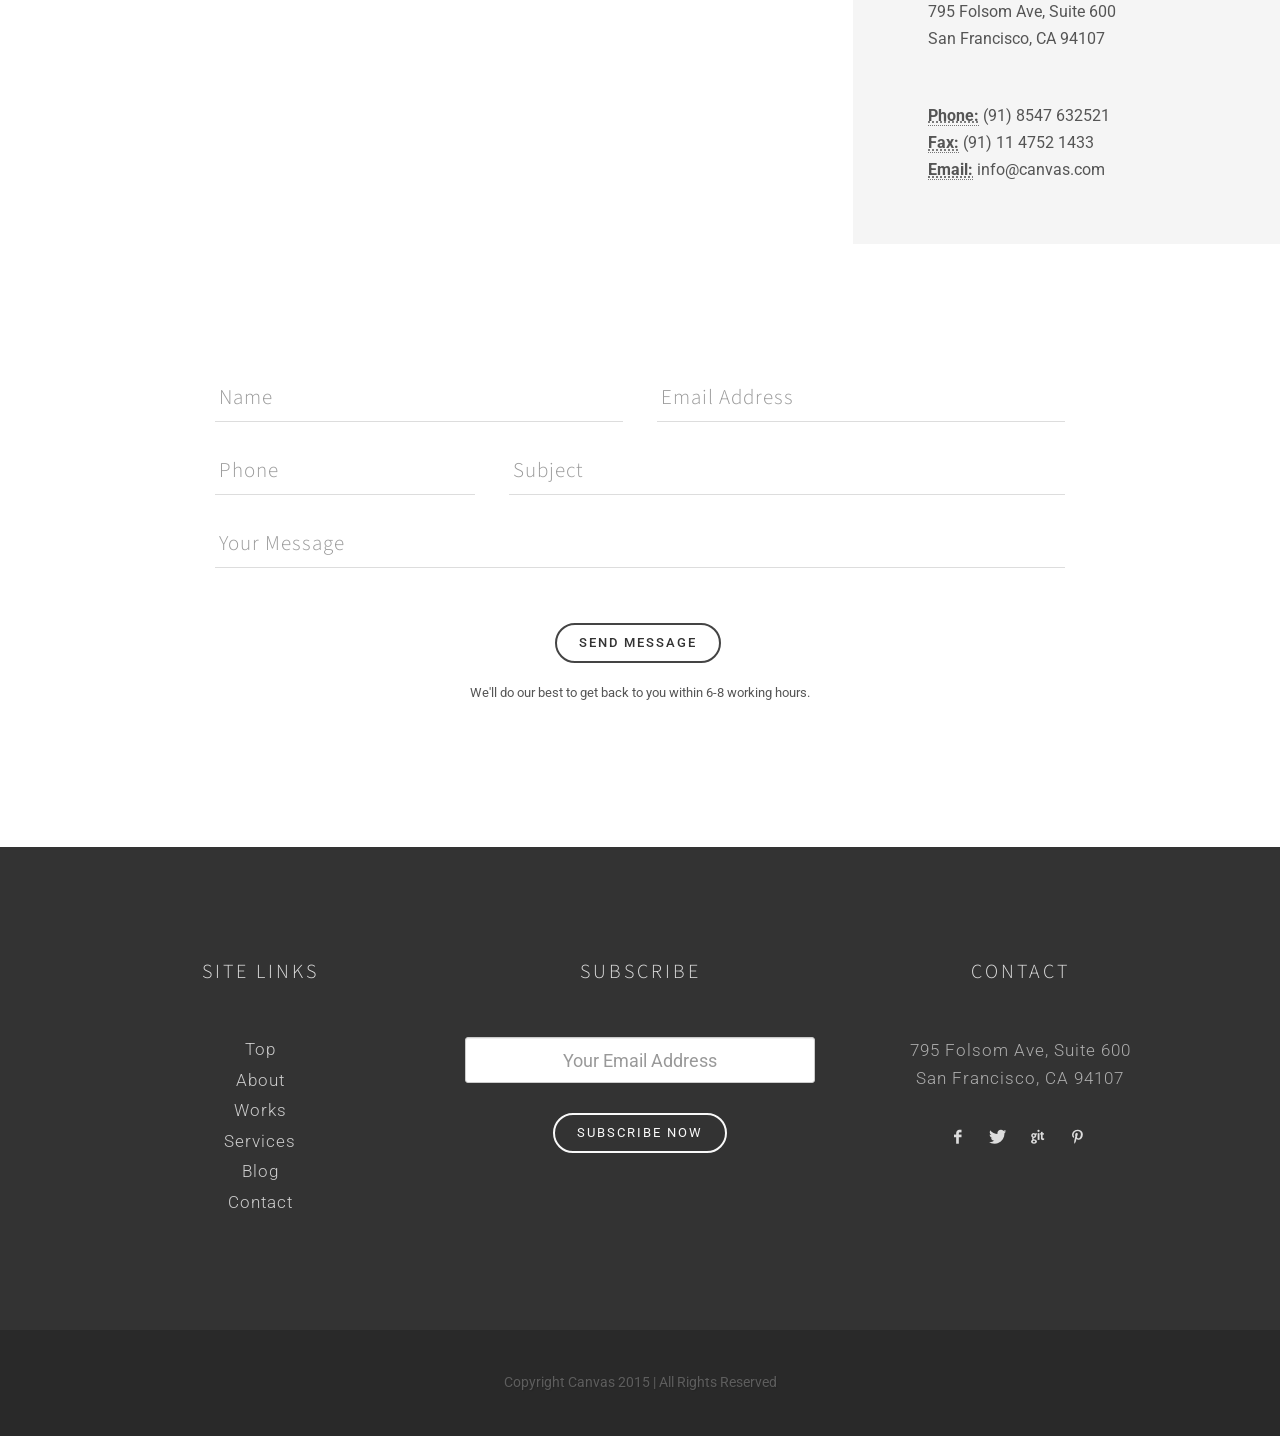
<file: one-page/op-counter-2.html>
<!DOCTYPE html>
<html dir="ltr" lang="en-US">
<head>

	<meta http-equiv="content-type" content="text/html; charset=utf-8" />
	<meta name="author" content="SemiColonWeb" />

	<!-- Stylesheets
	============================================= -->
	<link href="http://fonts.googleapis.com/css?family=Source+Sans+Pro:300,400,600,700|Roboto:300,400,700" rel="stylesheet" type="text/css" />
	<link rel="stylesheet" href="../css/bootstrap.css" type="text/css" />
	<link rel="stylesheet" href="../style.css" type="text/css" />

	<!-- One Page Module Specific Stylesheet -->
	<link rel="stylesheet" href="onepage.css" type="text/css" />
	<!-- / -->

	<link rel="stylesheet" href="../css/dark.css" type="text/css" />
	<link rel="stylesheet" href="../css/font-icons.css" type="text/css" />
	<link rel="stylesheet" href="css/et-line.css" type="text/css" />
	<link rel="stylesheet" href="../css/animate.css" type="text/css" />
	<link rel="stylesheet" href="../css/magnific-popup.css" type="text/css" />

	<link rel="stylesheet" href="css/fonts.css" type="text/css" />

	<link rel="stylesheet" href="../css/responsive.css" type="text/css" />
	<meta name="viewport" content="width=device-width, initial-scale=1" />


	<!-- Document Title
	============================================= -->
	<title>One Page with Hero Counter - Layout 2 | Canvas</title>

</head>

<body class="stretched side-push-panel">

	<!-- Document Wrapper
	============================================= -->
	<div id="wrapper" class="clearfix">

		<!-- Header
		============================================= -->
		<header id="header" class="full-header transparent-header dark static-sticky">

			<div id="header-wrap">

				<div class="container clearfix">

					<div id="primary-menu-trigger"><i class="icon-reorder"></i></div>

					<!-- Logo
					============================================= -->
					<div id="logo">
						<a href="index.html" class="standard-logo" data-dark-logo="images/canvasone-dark.png"><img src="images/canvasone.png" alt="Canvas Logo"></a>
						<a href="index.html" class="retina-logo" data-dark-logo="images/canvasone-dark@2x.png"><img src="images/canvasone@2x.png" alt="Canvas Logo"></a>
					</div><!-- #logo end -->

					<!-- Primary Navigation
					============================================= -->
					<nav id="primary-menu">

						<ul class="one-page-menu" data-easing="easeInOutExpo" data-speed="1250" data-offset="65">
							<li><a href="#" data-href="#wrapper"><div>Home</div></a></li>
							<li><a href="#" data-href="#section-about" data-offset="60"><div>About</div></a></li>
							<li><a href="#" data-href="#section-works"><div>Works</div></a></li>
							<li><a href="#" data-href="#section-services"><div>Services</div></a></li>
							<li><a href="#" data-href="#section-blog"><div>Blog</div></a></li>
							<li><a href="#" data-href="#section-contact"><div>Contact</div></a></li>
						</ul>

					</nav><!-- #primary-menu end -->

				</div>

			</div>

		</header><!-- #header end -->

		<!-- Slider
		============================================= -->
		<section id="slider" class="full-screen">

			<div class="full-screen section parallax dark nopadding nomargin noborder ohidden" style="background-image: url(../images/parallax/home/2.jpg);" data-stellar-background-ratio="0.3">
				<div class="container clearfix">

					<div class="vertical-middle ignore-header center">
						<div class="emphasis-title bottommargin-lg">
							<h1 style="font-size: 52px;">Our Numbers Speak for Themselves.</h1>
							<p class="lead">No Bragging, No Non-Sense, No Boredome. Just Plain Old Exceptional Creators &amp; Designers.</p>
						</div>
						<div class="center divcenter clear-bottommargin-sm" style="max-width: 500px;">
							<div class="col-sm-6 bottommargin-sm">
								<div class="counter counter-xlarge"><span data-from="500" data-to="3547" data-refresh-interval="100" data-speed="2000"></span></div>
								<h5 class="notopmargin">Clients Served</h5>
							</div>
							<div class="col-sm-6 bottommargin-sm">
								<div class="counter counter-xlarge"><span data-from="5" data-to="184" data-refresh-interval="100" data-speed="3000"></span></div>
								<h5 class="notopmargin">Projects Completed</h5>
							</div>
							<div class="col-sm-6 bottommargin-sm">
								<div class="counter counter-xlarge"><span data-from="1" data-to="59" data-refresh-interval="10" data-speed="2500"></span></div>
								<h5 class="notopmargin">Awards Acquired</h5>
							</div>
							<div class="col-sm-6 bottommargin-sm">
								<div class="counter counter-xlarge"><span data-from="250" data-to="35412" data-refresh-interval="100" data-speed="3500"></span></div>
								<h5 class="notopmargin">Admirers Earned</h5>
							</div>
						</div>
					</div>

				</div>
				<div class="video-wrap">
					<div class="video-overlay" style="background: rgba(0,0,0,0.75);"></div>
				</div>
			</div>

			<a href="#" data-scrollto="#section-about" data-easing="easeInOutExpo" data-speed="1250" data-offset="70" class="one-page-arrow dark"><i class="icon-angle-down infinite animated fadeInDown"></i></a>

		</section><!-- #slider end -->

		<!-- Content
		============================================= -->
		<section id="content">

			<div class="content-wrap nopadding">

				<div id="section-about" class="center page-section">

					<div class="container clearfix">

						<h2 class="divcenter bottommargin font-body" style="max-width: 700px; font-size: 40px;">A digital web studio creating stunning &amp; engaging online experiences</h2>

						<p class="lead divcenter bottommargin" style="max-width: 800px;">Ford Foundation reduce child mortality fight against oppression refugee disruption pursue these aspirations effect. Free-speech Nelson Mandela change liberal; challenges of our times sustainability institutions.</p>

						<p class="bottommargin" style="font-size: 16px;"><a href="#" data-scrollto="#section-services" data-easing="easeInOutExpo" data-speed="1250" data-offset="70" class="more-link">Learn more <i class="icon-angle-right"></i></a></p>

						<div class="clear"></div>

						<div class="row topmargin-lg divcenter" style="max-width: 1000px;">

							<div class="col-sm-4 bottommargin">

								<div class="team">
									<div class="team-image">
										<img src="images/team/1.jpg" alt="John Doe">
										<div class="team-overlay">
											<div class="team-social-icons">
												<a href="#" class="social-icon si-borderless si-small si-facebook" title="Facebook">
													<i class="icon-facebook"></i>
													<i class="icon-facebook"></i>
												</a>
												<a href="#" class="social-icon si-borderless si-small si-twitter" title="Twitter">
													<i class="icon-twitter"></i>
													<i class="icon-twitter"></i>
												</a>
												<a href="#" class="social-icon si-borderless si-small si-github" title="Github">
													<i class="icon-github"></i>
													<i class="icon-github"></i>
												</a>
											</div>
										</div>
									</div>
									<div class="team-desc team-desc-bg">
										<div class="team-title"><h4>John Doe</h4><span>CEO</span></div>
									</div>
								</div>

							</div>

							<div class="col-sm-4 bottommargin">

								<div class="team">
									<div class="team-image">
										<img src="images/team/2.jpg" alt="Josh Clark">
										<div class="team-overlay">
											<div class="team-social-icons">
												<a href="#" class="social-icon si-borderless si-small si-twitter" title="Twitter">
													<i class="icon-twitter"></i>
													<i class="icon-twitter"></i>
												</a>
												<a href="#" class="social-icon si-borderless si-small si-linkedin" title="LinkedIn">
													<i class="icon-linkedin"></i>
													<i class="icon-linkedin"></i>
												</a>
												<a href="#" class="social-icon si-borderless si-small si-flickr" title="Flickr">
													<i class="icon-flickr"></i>
													<i class="icon-flickr"></i>
												</a>
											</div>
										</div>
									</div>
									<div class="team-desc team-desc-bg">
										<div class="team-title"><h4>Mary Jane</h4><span>Co-Founder</span></div>
									</div>
								</div>

							</div>

							<div class="col-sm-4 bottommargin">

								<div class="team">
									<div class="team-image">
										<img src="images/team/3.jpg" alt="Mary Jane">
										<div class="team-overlay">
											<div class="team-social-icons">
												<a href="#" class="social-icon si-borderless si-small si-twitter" title="Twitter">
													<i class="icon-twitter"></i>
													<i class="icon-twitter"></i>
												</a>
												<a href="#" class="social-icon si-borderless si-small si-vimeo" title="Vimeo">
													<i class="icon-vimeo"></i>
													<i class="icon-vimeo"></i>
												</a>
												<a href="#" class="social-icon si-borderless si-small si-instagram" title="Instagram">
													<i class="icon-instagram"></i>
													<i class="icon-instagram"></i>
												</a>
											</div>
										</div>
									</div>
									<div class="team-desc team-desc-bg">
										<div class="team-title"><h4>Josh Clark</h4><span>Sales</span></div>
									</div>
								</div>

							</div>

						</div>

					</div>

				</div>

				<div id="section-works" class="page-section notoppadding">

					<div class="section nomargin">
						<div class="container clearfix">
							<div class="divcenter center" style="max-width: 900px;">
								<h2 class="nobottommargin t300 ls1">We create &amp; craft projects that ooze creativity in every aspect. We try to create a benchmark in everything we do. Take a moment to browse through some of our recent completed work.</h2>
							</div>
						</div>
					</div>

					<!-- Portfolio Items
					============================================= -->
					<div id="portfolio" class="portfolio grid-container portfolio-nomargin portfolio-full portfolio-masonry mixed-masonry clearfix">

						<article class="portfolio-item pf-media pf-icons wide">
							<div class="portfolio-image">
								<a href="#">
									<img src="images/portfolio/mixed/1.jpg" alt="Open Imagination">
								</a>
								<div class="portfolio-overlay">
									<div class="portfolio-desc">
										<h3><a href="#">Open Imagination</a></h3>
										<span><a href="#">Media</a>, <a href="#">Icons</a></span>
									</div>
								</div>
							</div>
						</article>

						<article class="portfolio-item pf-illustrations">
							<div class="portfolio-image">
								<a href="#">
									<img src="images/portfolio/mixed/2.jpg" alt="Locked Steel Gate">
								</a>
								<div class="portfolio-overlay">
									<div class="portfolio-desc">
										<h3><a href="#">Locked Steel Gate</a></h3>
										<span><a href="#">Illustrations</a></span>
									</div>
								</div>
							</div>
						</article>

						<article class="portfolio-item pf-graphics pf-uielements">
							<div class="portfolio-image">
								<a href="#">
									<img src="images/portfolio/mixed/3.jpg" alt="Mac Sunglasses">
								</a>
								<div class="portfolio-overlay">
									<div class="portfolio-desc">
										<h3><a href="#">Mac Sunglasses</a></h3>
										<span><a href="#">Graphics</a>, <a href="#">UI Elements</a></span>
									</div>
								</div>
							</div>
						</article>

						<article class="portfolio-item pf-media pf-icons wide">
							<div class="portfolio-image">
								<a href="#">
									<img src="images/portfolio/mixed/4.jpg" alt="Open Imagination">
								</a>
								<div class="portfolio-overlay">
									<div class="portfolio-desc">
										<h3><a href="#">Open Imagination</a></h3>
										<span><a href="#">Media</a>, <a href="#">Icons</a></span>
									</div>
								</div>
							</div>
						</article>

						<article class="portfolio-item pf-uielements pf-media wide">
							<div class="portfolio-image">
								<a href="#">
									<img src="images/portfolio/mixed/5.jpg" alt="Console Activity">
								</a>
								<div class="portfolio-overlay">
									<div class="portfolio-desc">
										<h3><a href="#">Console Activity</a></h3>
										<span><a href="#">UI Elements</a>, <a href="#">Media</a></span>
									</div>
								</div>
							</div>
						</article>

						<article class="portfolio-item pf-media pf-icons">
							<div class="portfolio-image">
								<a href="#">
									<img src="images/portfolio/mixed/6.jpg" alt="Open Imagination">
								</a>
								<div class="portfolio-overlay">
									<div class="portfolio-desc">
										<h3><a href="#">Open Imagination</a></h3>
										<span><a href="#">Media</a>, <a href="#">Icons</a></span>
									</div>
								</div>
							</div>
						</article>

						<article class="portfolio-item pf-uielements pf-icons">
							<div class="portfolio-image">
								<a href="#">
									<img src="images/portfolio/mixed/7.jpg" alt="Backpack Contents">
								</a>
								<div class="portfolio-overlay">
									<div class="portfolio-desc">
										<h3><a href="#">Backpack Contents</a></h3>
										<span><a href="#">UI Elements</a>, <a href="#">Icons</a></span>
									</div>
								</div>
							</div>
						</article>

					</div><!-- #portfolio end -->

					<div class="topmargin center"><a href="#" class="button button-border button-circle t600">View More Projects</a></div>

				</div>

				<div id="section-services" class="page-section notoppadding">

					<div class="section nomargin">
						<div class="container clearfix">
							<div class="divcenter center" style="max-width: 900px;">
								<h2 class="nobottommargin t300 ls1">We enjoy working on the Services &amp; Products we provide as much as you need them. This help us in delivering your Goals easily. Browse through the wide range of services we provide.</h2>
							</div>
						</div>
					</div>

					<div class="common-height clearfix">

						<div class="col-md-4 hidden-xs" style="background: url('../images/services/main-bg.jpg') center center no-repeat; background-size: cover;"></div>
						<div class="col-md-8">
							<div class="max-height">
								<div class="row common-height grid-border clearfix">
									<div class="col-md-4 col-sm-6 col-padding">
										<div class="feature-box fbox-center fbox-dark fbox-plain fbox-small nobottomborder">
											<div class="fbox-icon">
												<a href="#"><i class="icon-et-mobile"></i></a>
											</div>
											<h3>Responsive Framework</h3>
										</div>
									</div>
									<div class="col-md-4 col-sm-6 col-padding">
										<div class="feature-box fbox-center fbox-dark fbox-plain fbox-small nobottomborder">
											<div class="fbox-icon">
												<a href="#"><i class="icon-et-presentation"></i></a>
											</div>
											<h3>Beautifully Presented</h3>
										</div>
									</div>
									<div class="col-md-4 col-sm-6 col-padding">
										<div class="feature-box fbox-center fbox-dark fbox-plain fbox-small nobottomborder">
											<div class="fbox-icon">
												<a href="#"><i class="icon-et-puzzle"></i></a>
											</div>
											<h3>Extensively Extendable</h3>
										</div>
									</div>
									<div class="col-md-4 col-sm-6 col-padding">
										<div class="feature-box fbox-center fbox-dark fbox-plain fbox-small nobottomborder">
											<div class="fbox-icon">
												<a href="#"><i class="icon-et-gears"></i></a>
											</div>
											<h3>Powerfully Customizable</h3>
										</div>
									</div>
									<div class="col-md-4 col-sm-6 col-padding">
										<div class="feature-box fbox-center fbox-dark fbox-plain fbox-small nobottomborder">
											<div class="fbox-icon">
												<a href="#"><i class="icon-et-genius"></i></a>
											</div>
											<h3>Geniusly Transformable</h3>
										</div>
									</div>
									<div class="col-md-4 col-sm-6 col-padding">
										<div class="feature-box fbox-center fbox-dark fbox-plain fbox-small nobottomborder">
											<div class="fbox-icon">
												<a href="#"><i class="icon-et-hotairballoon"></i></a>
											</div>
											<h3>Industrial Support</h3>
										</div>
									</div>
								</div>
							</div>
						</div>

					</div>

					<div class="section dark nomargin">
						<div class="divcenter center" style="max-width: 900px;">
							<h2 class="nobottommargin t300 ls1">Like Our Services? Get an <a href="#" data-scrollto="#template-contactform" data-offset="140" data-easing="easeInOutExpo" data-speed="1250" class="button button-border button-circle button-light button-large notopmargin nobottommargin" style="position: relative; top: -3px;">Instant Quote</a></h2>
						</div>
					</div>

					<div class="section parallax nomargin dark" style="background-image: url('images/page/testimonials.jpg'); padding: 150px 0;" data-stellar-background-ratio="0.3">

						<div class="container clearfix">

							<div class="col_two_fifth nobottommargin">&nbsp;</div>

							<div class="col_three_fifth nobottommargin col_last">

								<div class="fslider testimonial testimonial-full nobgcolor noborder noshadow nopadding" data-arrows="false">
									<div class="flexslider">
										<div class="slider-wrap">
											<div class="slide">
												<div class="testi-content">
													<p>Similique fugit repellendus expedita excepturi iure perferendis provident quia eaque vero numquam?</p>
													<div class="testi-meta">
														Steve Jobs
														<span>Apple Inc.</span>
													</div>
												</div>
											</div>
											<div class="slide">
												<div class="testi-content">
													<p>Natus voluptatum enim quod necessitatibus quis expedita harum provident eos obcaecati id culpa corporis molestias.</p>
													<div class="testi-meta">
														Collis Ta'eed
														<span>Envato Inc.</span>
													</div>
												</div>
											</div>
											<div class="slide">
												<div class="testi-content">
													<p>Incidunt deleniti blanditiis quas aperiam recusandae consequatur ullam quibusdam cum libero illo rerum!</p>
													<div class="testi-meta">
														John Doe
														<span>XYZ Inc.</span>
													</div>
												</div>
											</div>
										</div>
									</div>
								</div>

							</div>

						</div>

					</div>

				</div>

				<div id="section-blog" class="page-section">

					<h2 class="center uppercase t300 ls3 font-body">Recently From the Blog</h2>

					<div class="section nobottommargin">
						<div class="container clearfix">

							<div class="row topmargin clearfix">

								<div class="ipost col-sm-6 bottommargin clearfix">
									<div class="row">
										<div class="col-md-6">
											<div class="entry-image nobottommargin">
												<a href="#"><img src="images/blog/1.jpg" alt="Paris"></a>
											</div>
										</div>
										<div class="col-md-6" style="margin-top: 20px;">
											<span class="before-heading" style="font-style: normal;">Press &amp; Media</span>
											<div class="entry-title">
												<h3 class="t400" style="font-size: 22px;"><a href="#">Global Meetup Program is Launching!</a></h3>
											</div>
											<div class="entry-content">
												<a href="#" class="more-link">Read more <i class="icon-angle-right"></i></a>
											</div>
										</div>
									</div>
								</div>

								<div class="ipost col-sm-6 bottommargin clearfix">
									<div class="row">
										<div class="col-md-6">
											<div class="entry-image nobottommargin">
												<a href="#"><img src="images/blog/2.jpg" alt="Paris"></a>
											</div>
										</div>
										<div class="col-md-6" style="margin-top: 20px;">
											<span class="before-heading" style="font-style: normal;">Inside Scoops</span>
											<div class="entry-title">
												<h3 class="t400" style="font-size: 22px;"><a href="#">The New YouTube Economy unfolds itself</a></h3>
											</div>
											<div class="entry-content">
												<a href="#" class="more-link">Read more <i class="icon-angle-right"></i></a>
											</div>
										</div>
									</div>
								</div>

								<div class="ipost col-sm-6 bottommargin clearfix">
									<div class="row">
										<div class="col-md-6">
											<div class="entry-image nobottommargin">
												<a href="#"><img src="images/blog/3.jpg" alt="Paris"></a>
											</div>
										</div>
										<div class="col-md-6" style="margin-top: 20px;">
											<span class="before-heading" style="font-style: normal;">Video Blog</span>
											<div class="entry-title">
												<h3 class="t400" style="font-size: 22px;"><a href="#">Kicking Off Design Party in Style</a></h3>
											</div>
											<div class="entry-content">
												<a href="#" class="more-link">Read more <i class="icon-angle-right"></i></a>
											</div>
										</div>
									</div>
								</div>

								<div class="ipost col-sm-6 bottommargin clearfix">
									<div class="row">
										<div class="col-md-6">
											<div class="entry-image nobottommargin">
												<a href="#"><img src="images/blog/4.jpg" alt="Paris"></a>
											</div>
										</div>
										<div class="col-md-6" style="margin-top: 20px;">
											<span class="before-heading" style="font-style: normal;">Inspiration</span>
											<div class="entry-title">
												<h3 class="t400" style="font-size: 22px;"><a href="#">Top Ten Signs You're a Designer</a></h3>
											</div>
											<div class="entry-content">
												<a href="#" class="more-link">Read more <i class="icon-angle-right"></i></a>
											</div>
										</div>
									</div>
								</div>

							</div>

						</div>
					</div>

					<div class="container topmargin-lg clearfix">

						<div id="oc-clients" class="owl-carousel topmargin image-carousel carousel-widget" data-margin="80" data-loop="true" data-nav="false" data-autoplay="5000" data-pagi="false"data-items-xxs="2" data-items-xs="3" data-items-sm="4" data-items-md="5" data-items-lg="6">

							<div class="oc-item"><a href="#"><img src="../images/clients/1.png" alt="Clients"></a></div>
							<div class="oc-item"><a href="#"><img src="../images/clients/2.png" alt="Clients"></a></div>
							<div class="oc-item"><a href="#"><img src="../images/clients/3.png" alt="Clients"></a></div>
							<div class="oc-item"><a href="#"><img src="../images/clients/4.png" alt="Clients"></a></div>
							<div class="oc-item"><a href="#"><img src="../images/clients/5.png" alt="Clients"></a></div>
							<div class="oc-item"><a href="#"><img src="../images/clients/6.png" alt="Clients"></a></div>
							<div class="oc-item"><a href="#"><img src="../images/clients/7.png" alt="Clients"></a></div>
							<div class="oc-item"><a href="#"><img src="../images/clients/8.png" alt="Clients"></a></div>
							<div class="oc-item"><a href="#"><img src="../images/clients/9.png" alt="Clients"></a></div>
							<div class="oc-item"><a href="#"><img src="../images/clients/10.png" alt="Clients"></a></div>

						</div>

					</div>

				</div>

				<div id="section-contact" class="page-section notoppadding">

					<div class="row noleftmargin norightmargin bottommargin-lg common-height">
						<div id="headquarters-map" class="col-md-8 col-sm-6 gmap hidden-xs"></div>
						<div class="col-md-4 col-sm-6" style="background-color: #F5F5F5;">
							<div class="col-padding max-height">
								<h3 class="font-body t400 ls1">Our Headquarters</h3>

								<div style="font-size: 16px; line-height: 1.7;">
									<address style="line-height: 1.7;">
										<strong>North America:</strong><br>
										795 Folsom Ave, Suite 600<br>
										San Francisco, CA 94107<br>
									</address>

									<div class="clear topmargin-sm"></div>

									<address style="line-height: 1.7;">
										<strong>Europe:</strong><br>
										795 Folsom Ave, Suite 600<br>
										San Francisco, CA 94107<br>
									</address>

									<div class="clear topmargin"></div>

									<abbr title="Phone Number"><strong>Phone:</strong></abbr> (91) 8547 632521<br>
									<abbr title="Fax"><strong>Fax:</strong></abbr> (91) 11 4752 1433<br>
									<abbr title="Email Address"><strong>Email:</strong></abbr> info@canvas.com
								</div>
							</div>
						</div>
					</div>



					<div class="container clearfix">

						<div class="divcenter topmargin" style="max-width: 850px;">

							<div class="contact-widget">

								<div class="contact-form-result"></div>

								<form class="nobottommargin" id="template-contactform" name="template-contactform" action="include/sendemail.php" method="post">

									<div class="form-process"></div>

									<div class="col_half">
										<input type="text" id="template-contactform-name" name="template-contactform-name" value="" class="sm-form-control border-form-control required" placeholder="Name" />
									</div>
									<div class="col_half col_last">
										<input type="email" id="template-contactform-email" name="template-contactform-email" value="" class="required email sm-form-control border-form-control" placeholder="Email Address" />
									</div>

									<div class="clear"></div>

									<div class="col_one_third">
										<input type="text" id="template-contactform-phone" name="template-contactform-phone" value="" class="sm-form-control border-form-control" placeholder="Phone" />
									</div>

									<div class="col_two_third col_last">
										<input type="text" id="template-contactform-subject" name="template-contactform-subject" value="" class="required sm-form-control border-form-control" placeholder="Subject" />
									</div>

									<div class="clear"></div>

									<div class="col_full">
										<textarea class="required sm-form-control border-form-control" id="template-contactform-message" name="template-contactform-message" rows="7" cols="30" placeholder="Your Message"></textarea>
									</div>

									<div class="col_full center">
										<button class="button button-border button-circle t500 noleftmargin topmargin-sm" type="submit" id="template-contactform-submit" name="template-contactform-submit" value="submit">Send Message</button>
										<br>
										<small style="display: block; font-size: 13px; margin-top: 15px;">We'll do our best to get back to you within 6-8 working hours.</small>
									</div>

									<div class="clear"></div>

									<div class="col_full hidden">
										<input type="text" id="template-contactform-botcheck" name="template-contactform-botcheck" value="" class="sm-form-control" />
									</div>

								</form>

							</div>

						</div>

					</div>

				</div>

			</div>

		</section><!-- #content end -->

		<!-- Footer
		============================================= -->
		<footer id="footer" class="dark noborder">

			<div class="container center">
				<div class="footer-widgets-wrap">

					<div class="row divcenter clearfix">

						<div class="col-md-4">

							<div class="widget clearfix">
								<h4>Site Links</h4>

								<ul class="list-unstyled footer-site-links nobottommargin">
									<li><a href="#" data-scrollto="#wrapper" data-easing="easeInOutExpo" data-speed="1250" data-offset="70">Top</a></li>
									<li><a href="#" data-scrollto="#section-about" data-easing="easeInOutExpo" data-speed="1250" data-offset="70">About</a></li>
									<li><a href="#" data-scrollto="#section-works" data-easing="easeInOutExpo" data-speed="1250" data-offset="70">Works</a></li>
									<li><a href="#" data-scrollto="#section-services" data-easing="easeInOutExpo" data-speed="1250" data-offset="70">Services</a></li>
									<li><a href="#" data-scrollto="#section-blog" data-easing="easeInOutExpo" data-speed="1250" data-offset="70">Blog</a></li>
									<li><a href="#" data-scrollto="#section-contact" data-easing="easeInOutExpo" data-speed="1250" data-offset="70">Contact</a></li>
								</ul>
							</div>

						</div>

						<div class="col-md-4">

							<div class="widget subscribe-widget clearfix" data-loader="button">
								<h4>Subscribe</h4>

								<div class="widget-subscribe-form-result"></div>
								<form id="widget-subscribe-form" action="../include/subscribe.php" role="form" method="post" class="nobottommargin">
									<input type="email" id="widget-subscribe-form-email" name="widget-subscribe-form-email" class="form-control input-lg not-dark required email" placeholder="Your Email Address">
									<button class="button button-border button-circle button-light topmargin-sm" type="submit">Subscribe Now</button>
								</form>
							</div>

						</div>

						<div class="col-md-4">

							<div class="widget clearfix">
								<h4>Contact</h4>

								<p class="lead">795 Folsom Ave, Suite 600<br>San Francisco, CA 94107</p>

								<div class="center topmargin-sm">
									<a href="#" class="social-icon inline-block noborder si-small si-facebook" title="Facebook">
										<i class="icon-facebook"></i>
										<i class="icon-facebook"></i>
									</a>
									<a href="#" class="social-icon inline-block noborder si-small si-twitter" title="Twitter">
										<i class="icon-twitter"></i>
										<i class="icon-twitter"></i>
									</a>
									<a href="#" class="social-icon inline-block noborder si-small si-github" title="Github">
										<i class="icon-github"></i>
										<i class="icon-github"></i>
									</a>
									<a href="#" class="social-icon inline-block noborder si-small si-pinterest" title="Pinterest">
										<i class="icon-pinterest"></i>
										<i class="icon-pinterest"></i>
									</a>
								</div>
							</div>

						</div>

					</div>

				</div>
			</div>

			<div id="copyrights">
				<div class="container center clearfix">
					Copyright Canvas 2015 | All Rights Reserved
				</div>
			</div>

		</footer><!-- #footer end -->

	</div><!-- #wrapper end -->

	<!-- Go To Top
	============================================= -->
	<div id="gotoTop" class="icon-angle-up"></div>

	<!-- External JavaScripts
	============================================= -->
	<script type="text/javascript" src="../js/jquery.js"></script>
	<script type="text/javascript" src="../js/plugins.js"></script>

	<!-- Google Map JavaScripts
	============================================= -->
	<script type="text/javascript" src="https://maps.google.com/maps/api/js?key=YOUR_API_KEY"></script>
	<script type="text/javascript" src="../js/jquery.gmap.js"></script>

	<!-- Footer Scripts
	============================================= -->
	<script type="text/javascript" src="../js/functions.js"></script>

	<script type="text/javascript">

		jQuery(window).load(function(){

			// Google Map
			jQuery('#headquarters-map').gMap({
				address: 'Melbourne, Australia',
				maptype: 'ROADMAP',
				zoom: 14,
				markers: [
					{
						address: "Melbourne, Australia",
						html: "Melbourne, Australia",
						icon: {
							image: "images/icons/map-icon-red.png",
							iconsize: [32, 32],
							iconanchor: [14,44]
						}
					}
				],
				doubleclickzoom: false,
				controls: {
					panControl: false,
					zoomControl: false,
					mapTypeControl: false,
					scaleControl: false,
					streetViewControl: false,
					overviewMapControl: false
				},
				styles: [{"featureType":"all","elementType":"labels.text.fill","stylers":[{"saturation":36},{"color":"#000000"},{"lightness":40}]},{"featureType":"all","elementType":"labels.text.stroke","stylers":[{"visibility":"on"},{"color":"#000000"},{"lightness":16}]},{"featureType":"all","elementType":"labels.icon","stylers":[{"visibility":"off"}]},{"featureType":"administrative","elementType":"geometry.fill","stylers":[{"color":"#000000"},{"lightness":20}]},{"featureType":"administrative","elementType":"geometry.stroke","stylers":[{"color":"#000000"},{"lightness":17},{"weight":1.2}]},{"featureType":"administrative","elementType":"labels","stylers":[{"visibility":"off"}]},{"featureType":"administrative.country","elementType":"all","stylers":[{"visibility":"simplified"}]},{"featureType":"administrative.country","elementType":"geometry","stylers":[{"visibility":"simplified"}]},{"featureType":"administrative.country","elementType":"labels.text","stylers":[{"visibility":"simplified"}]},{"featureType":"administrative.province","elementType":"all","stylers":[{"visibility":"off"}]},{"featureType":"administrative.locality","elementType":"all","stylers":[{"visibility":"simplified"},{"saturation":"-100"},{"lightness":"30"}]},{"featureType":"administrative.neighborhood","elementType":"all","stylers":[{"visibility":"off"}]},{"featureType":"administrative.land_parcel","elementType":"all","stylers":[{"visibility":"off"}]},{"featureType":"landscape","elementType":"all","stylers":[{"visibility":"simplified"},{"gamma":"0.00"},{"lightness":"74"}]},{"featureType":"landscape","elementType":"geometry","stylers":[{"color":"#000000"},{"lightness":20}]},{"featureType":"landscape.man_made","elementType":"all","stylers":[{"lightness":"3"}]},{"featureType":"poi","elementType":"all","stylers":[{"visibility":"off"}]},{"featureType":"poi","elementType":"geometry","stylers":[{"color":"#000000"},{"lightness":21}]},{"featureType":"road","elementType":"geometry","stylers":[{"visibility":"simplified"}]},{"featureType":"road.highway","elementType":"geometry.fill","stylers":[{"color":"#000000"},{"lightness":17}]},{"featureType":"road.highway","elementType":"geometry.stroke","stylers":[{"color":"#000000"},{"lightness":29},{"weight":0.2}]},{"featureType":"road.arterial","elementType":"geometry","stylers":[{"color":"#000000"},{"lightness":18}]},{"featureType":"road.local","elementType":"geometry","stylers":[{"color":"#000000"},{"lightness":16}]},{"featureType":"transit","elementType":"geometry","stylers":[{"color":"#000000"},{"lightness":19}]},{"featureType":"water","elementType":"geometry","stylers":[{"color":"#000000"},{"lightness":17}]}]
			});

		});

	</script>

</body>
</html>
</file>
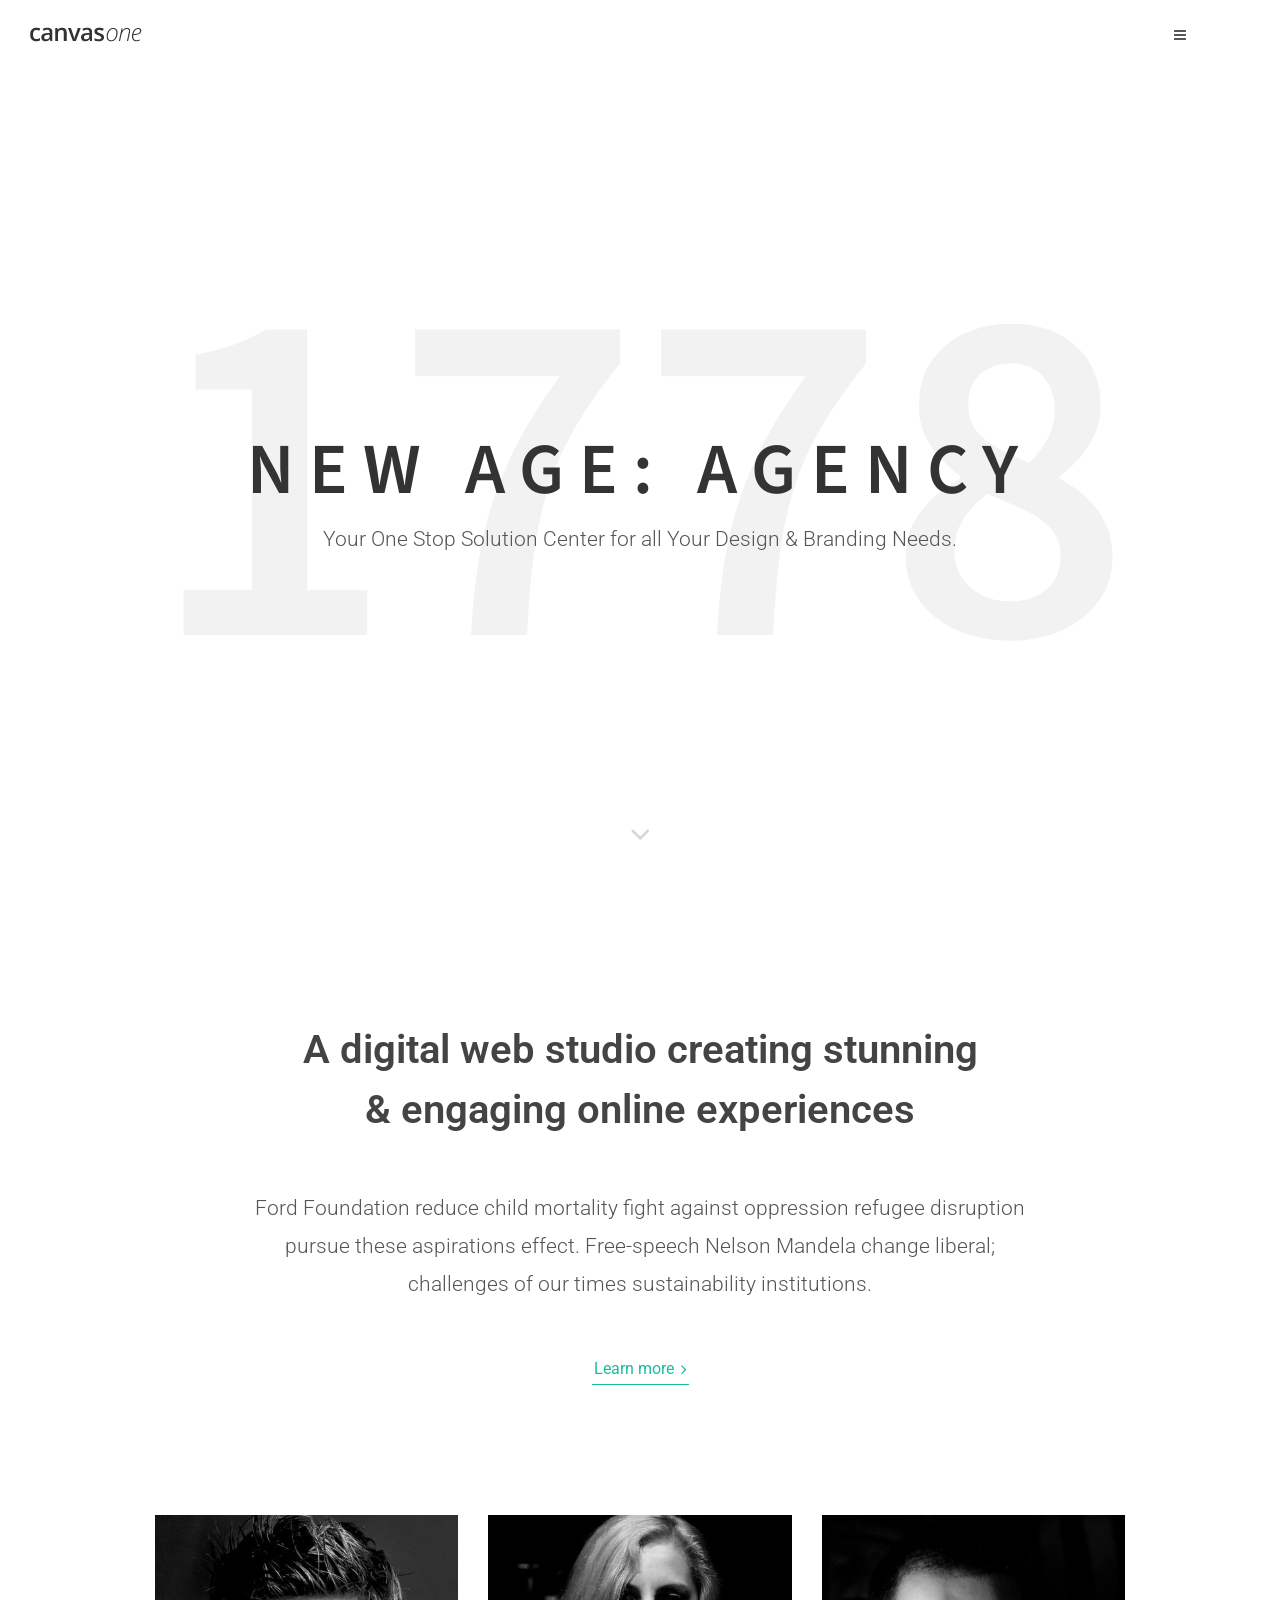
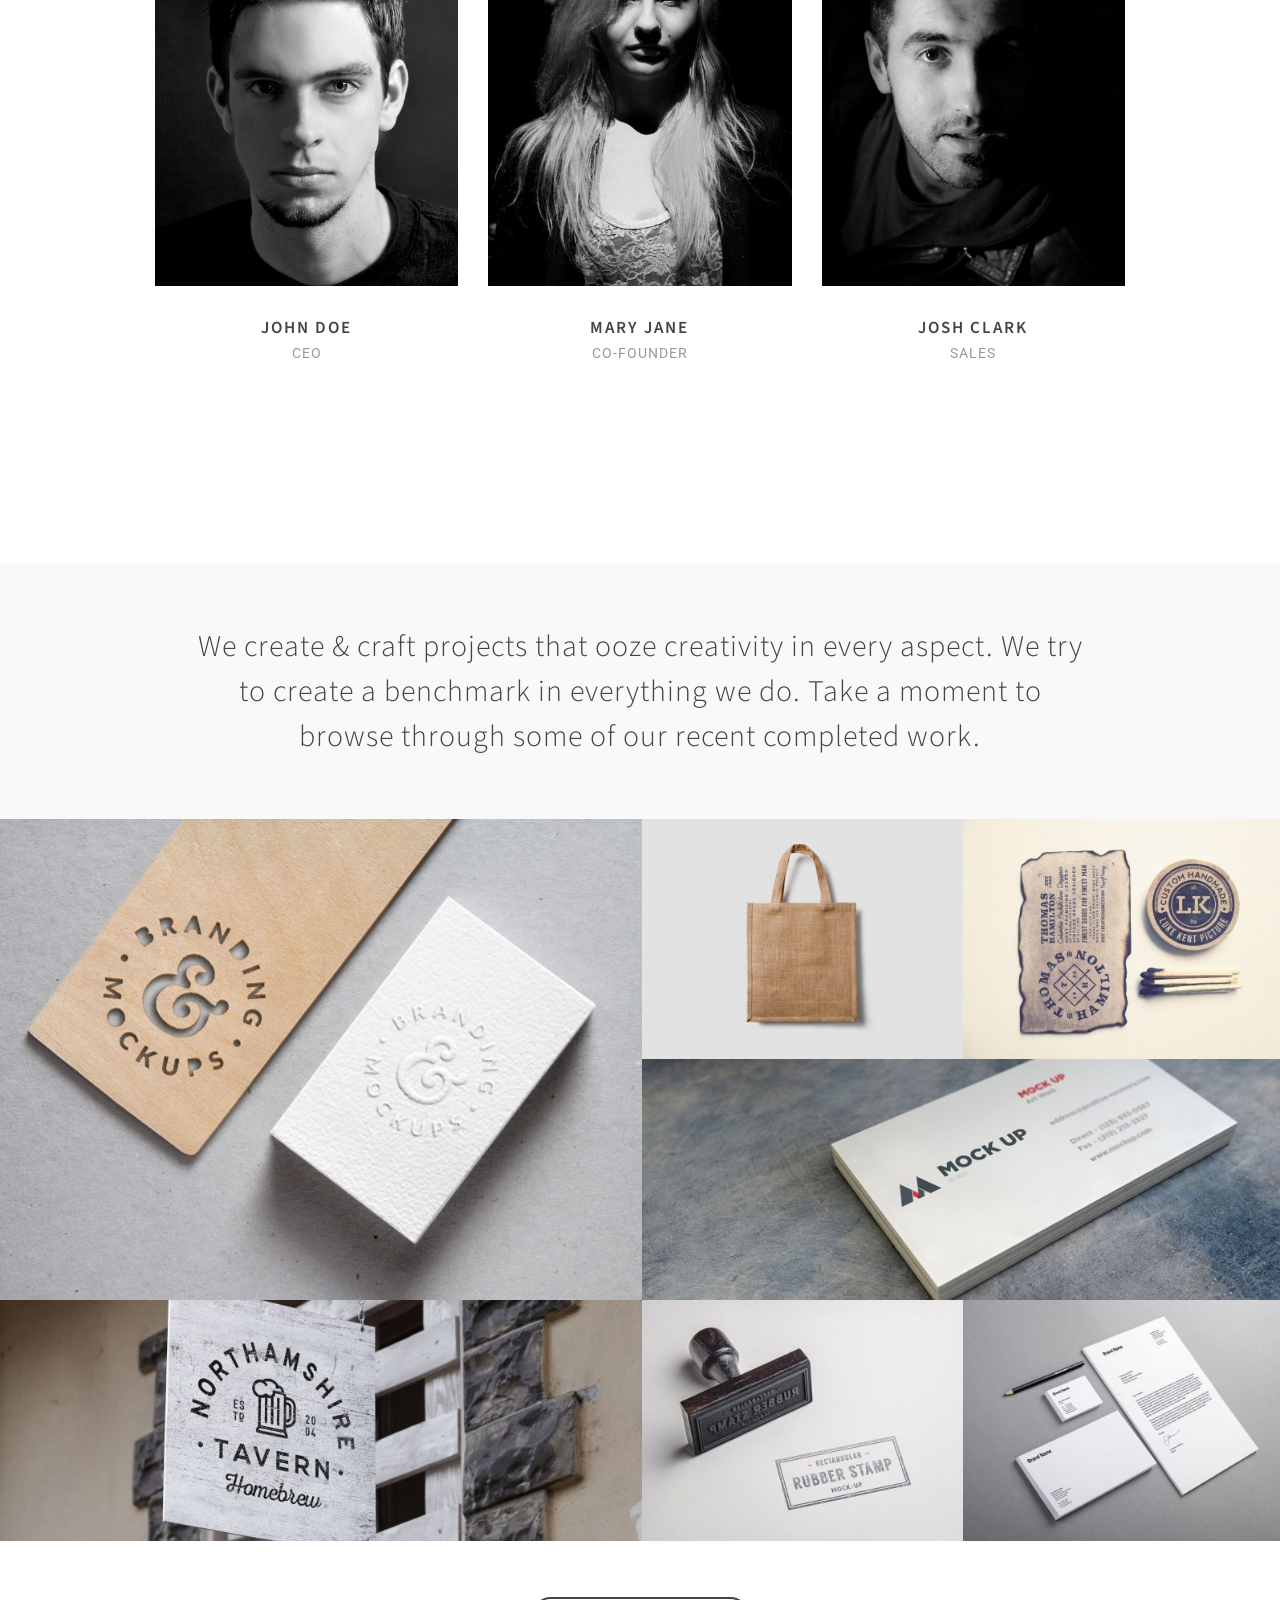
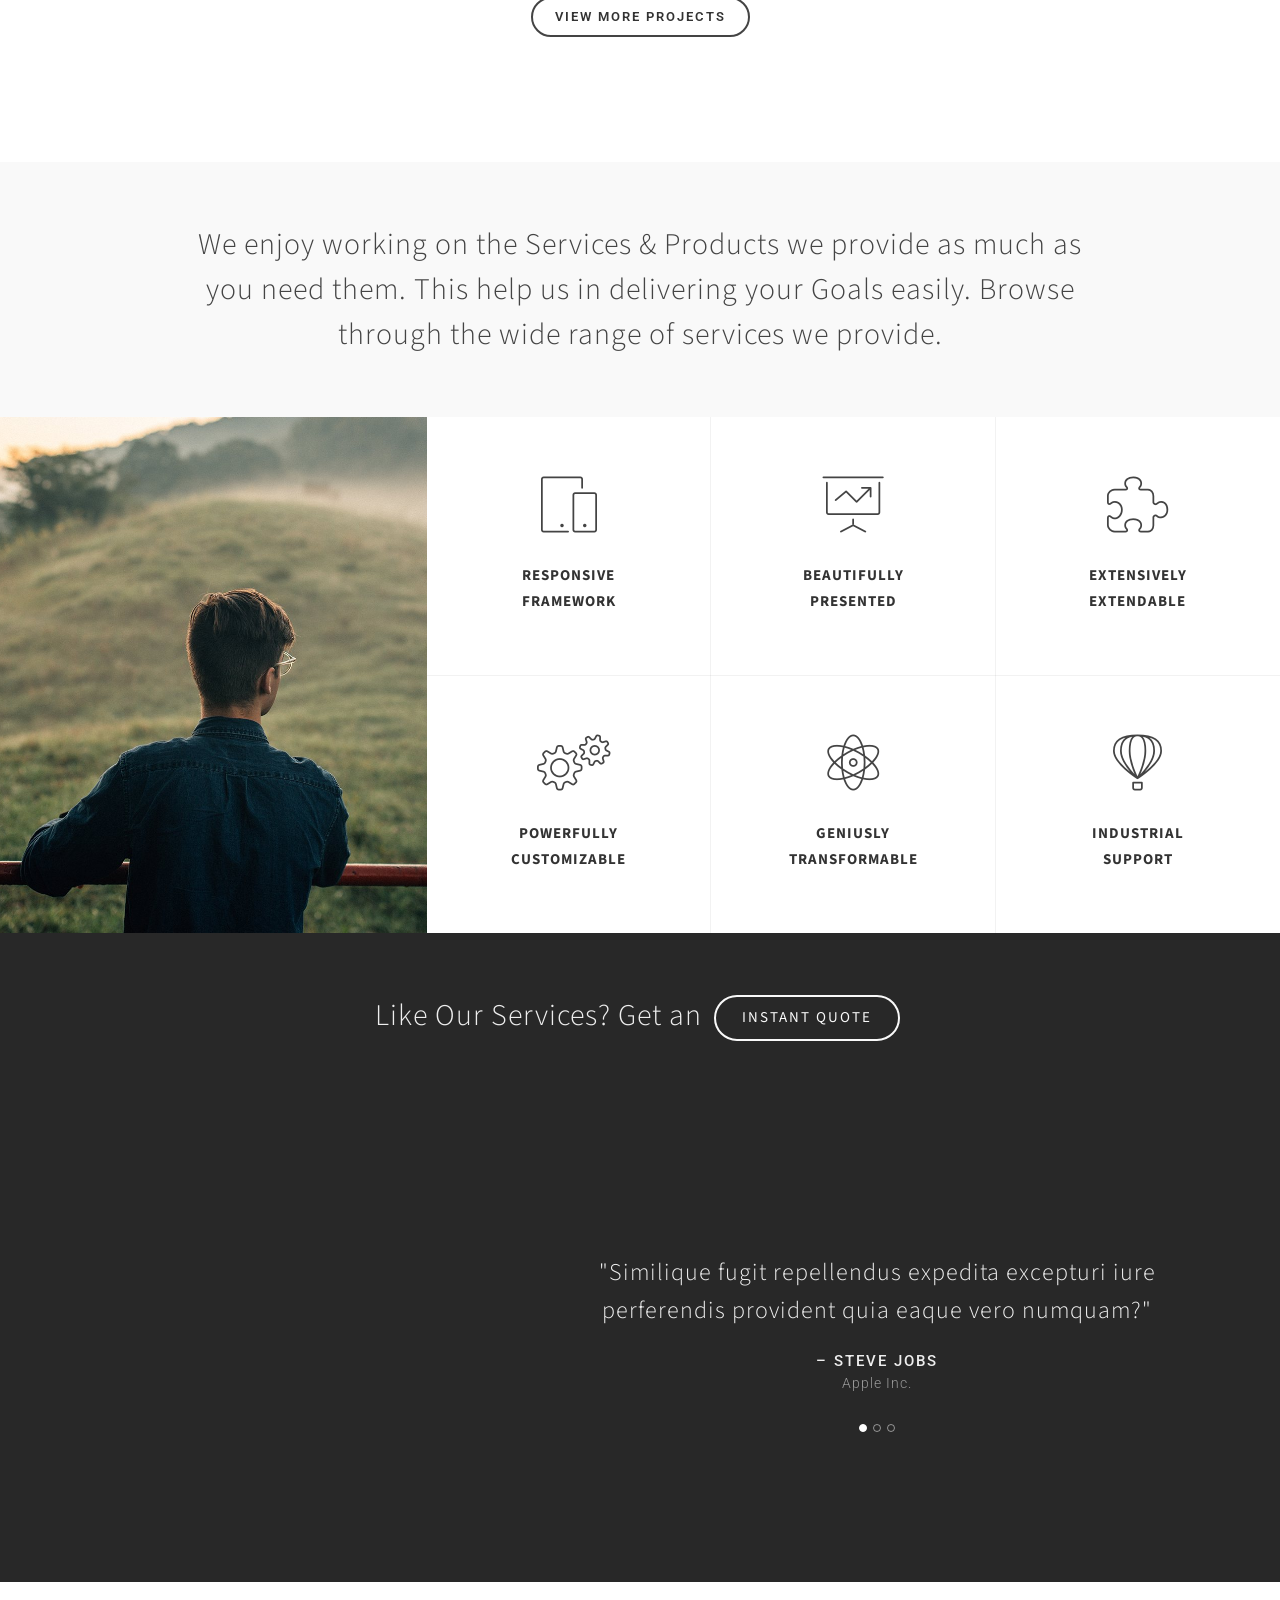
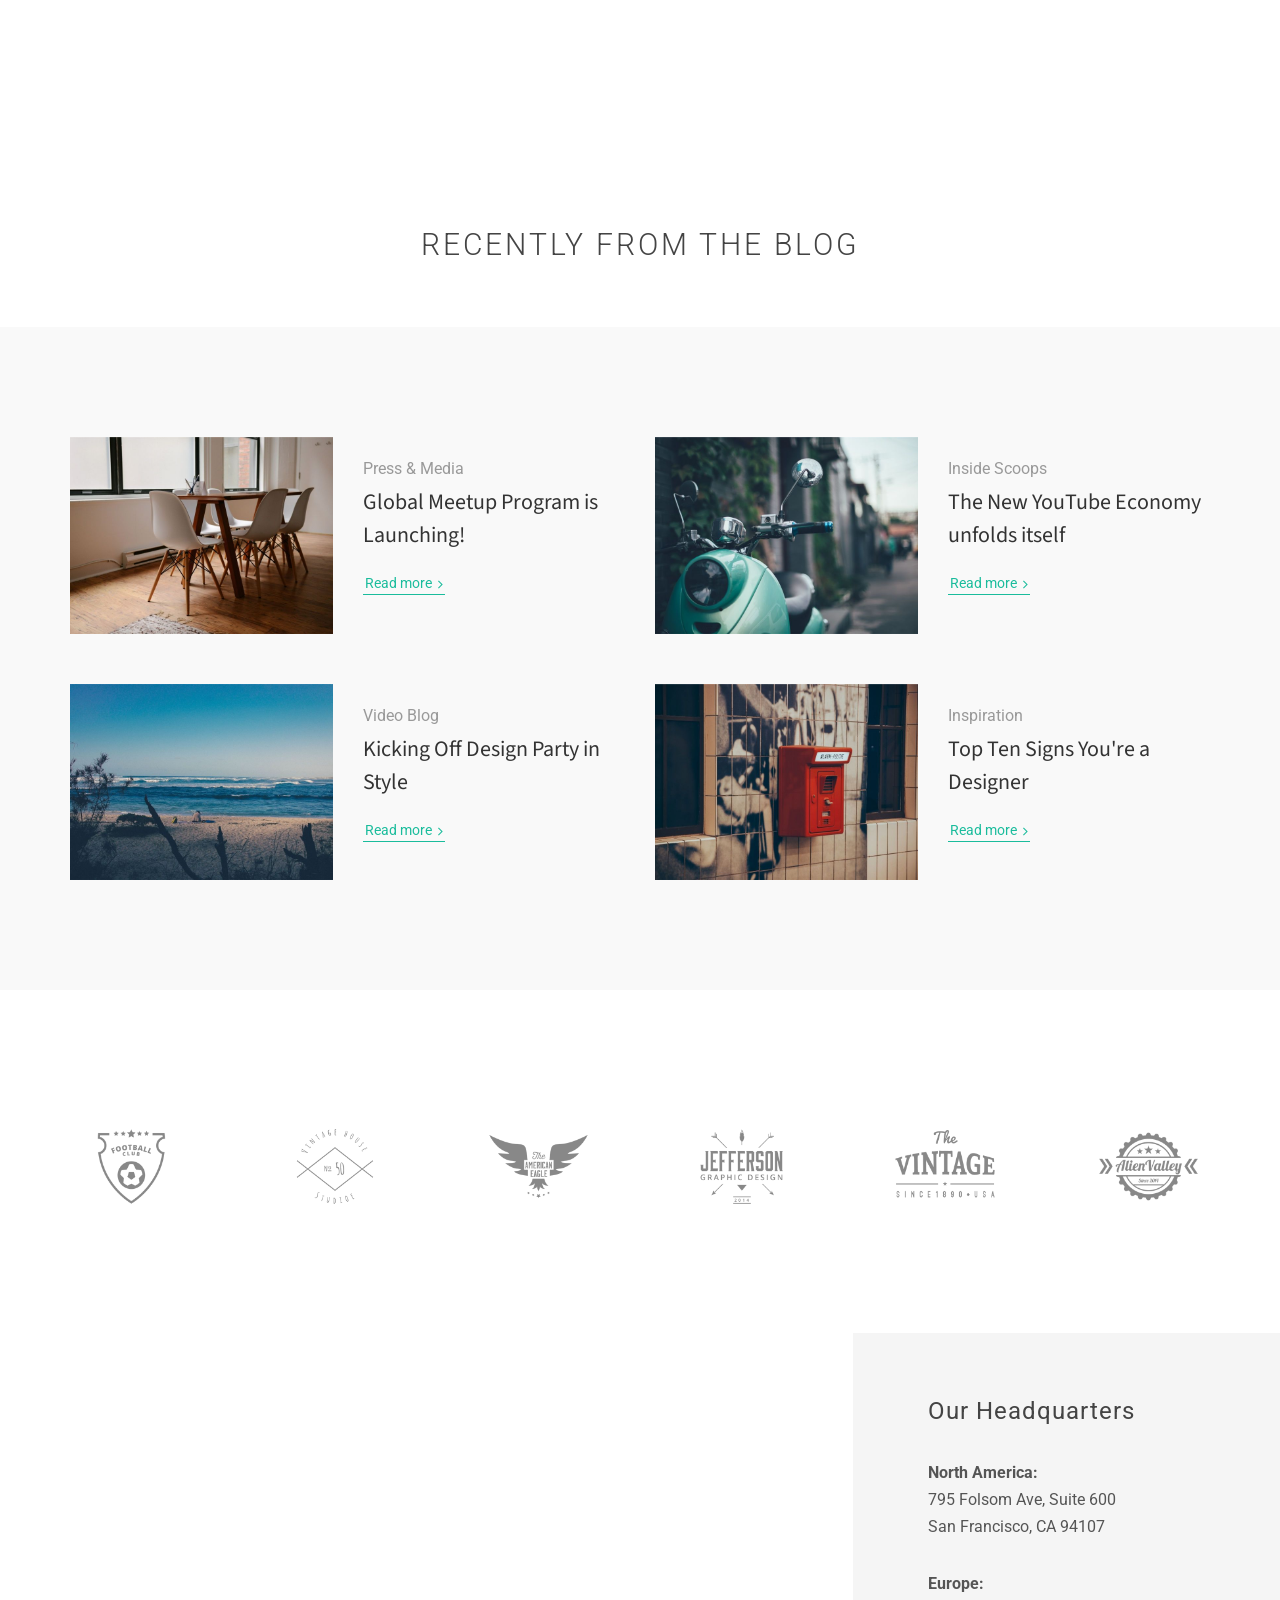
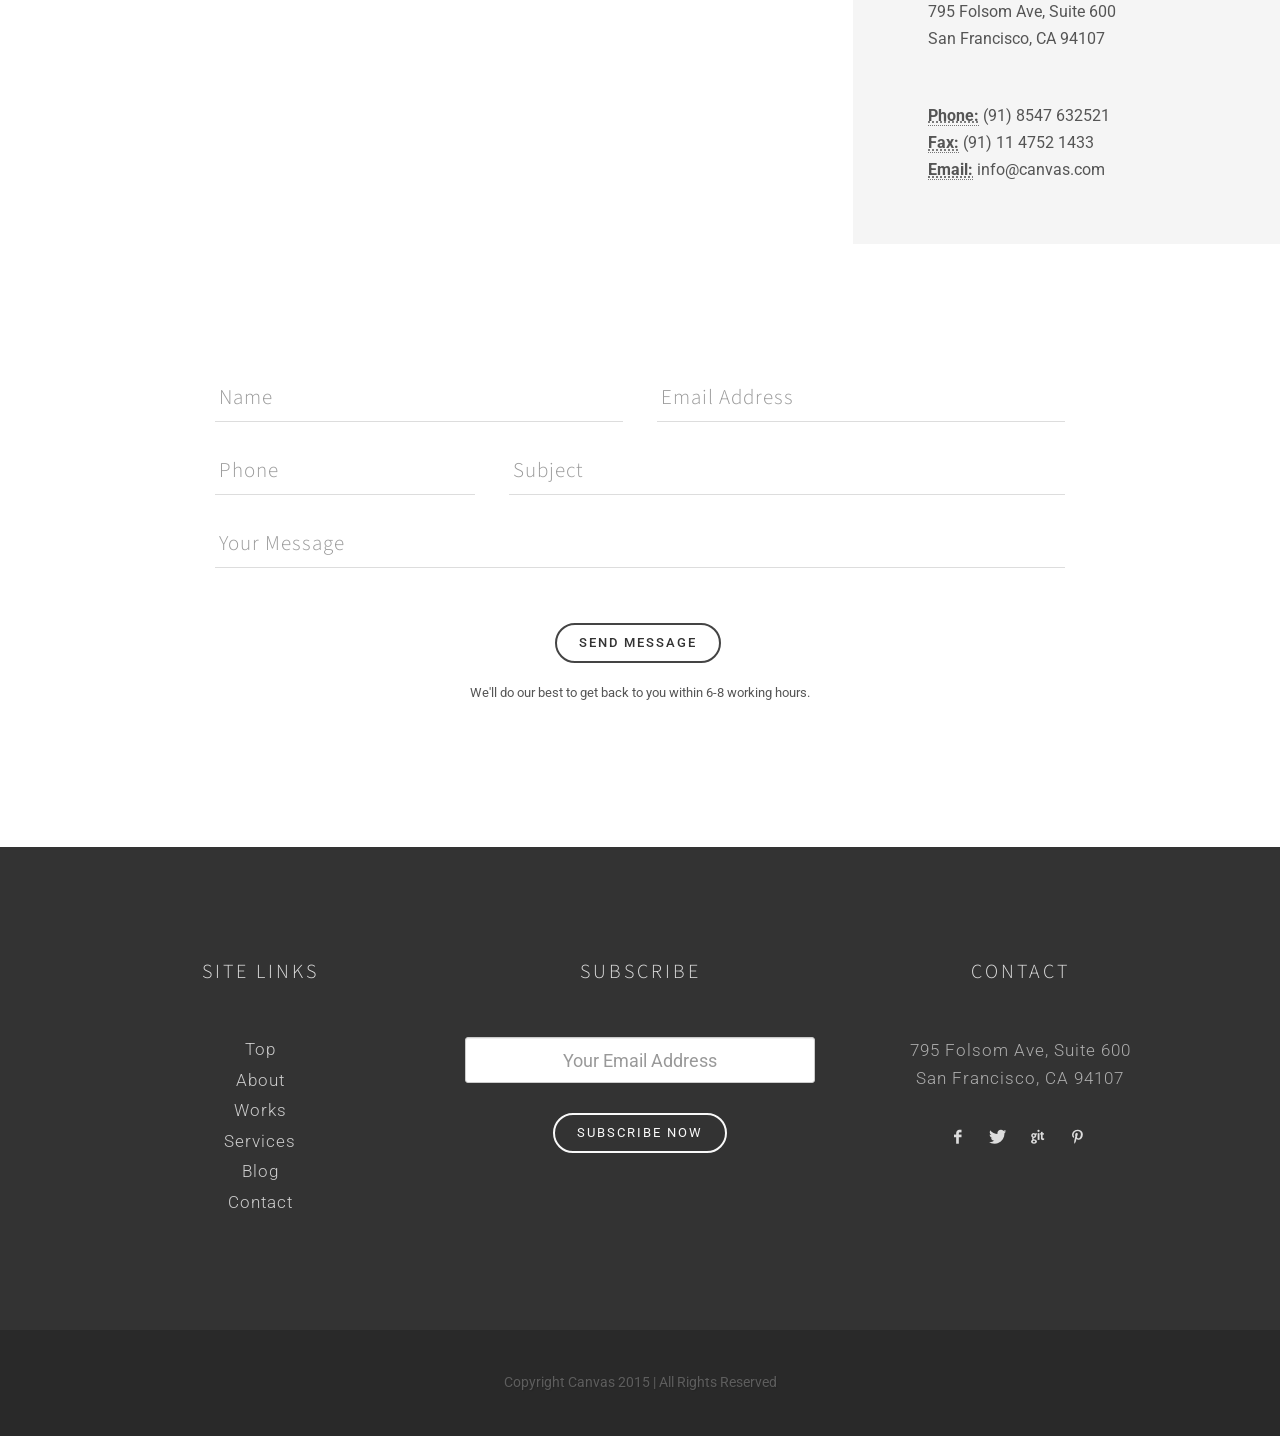
<file: one-page/op-counter.html>
<!DOCTYPE html>
<html dir="ltr" lang="en-US">
<head>

	<meta http-equiv="content-type" content="text/html; charset=utf-8" />
	<meta name="author" content="SemiColonWeb" />

	<!-- Stylesheets
	============================================= -->
	<link href="http://fonts.googleapis.com/css?family=Source+Sans+Pro:300,400,600,700|Roboto:300,400,700" rel="stylesheet" type="text/css" />
	<link rel="stylesheet" href="../css/bootstrap.css" type="text/css" />
	<link rel="stylesheet" href="../style.css" type="text/css" />

	<!-- One Page Module Specific Stylesheet -->
	<link rel="stylesheet" href="onepage.css" type="text/css" />
	<!-- / -->

	<link rel="stylesheet" href="../css/dark.css" type="text/css" />
	<link rel="stylesheet" href="../css/font-icons.css" type="text/css" />
	<link rel="stylesheet" href="css/et-line.css" type="text/css" />
	<link rel="stylesheet" href="../css/animate.css" type="text/css" />
	<link rel="stylesheet" href="../css/magnific-popup.css" type="text/css" />

	<link rel="stylesheet" href="css/fonts.css" type="text/css" />

	<link rel="stylesheet" href="../css/responsive.css" type="text/css" />
	<meta name="viewport" content="width=device-width, initial-scale=1" />


	<!-- Document Title
	============================================= -->
	<title>One Page with Hero Counter | Canvas</title>

</head>

<body class="stretched side-push-panel overlay-menu">

	<!-- Document Wrapper
	============================================= -->
	<div id="wrapper" class="clearfix">

		<!-- Header
		============================================= -->
		<header id="header" class="full-header transparent-header static-sticky">

			<div id="header-wrap">

				<div class="container clearfix">

					<div id="primary-menu-trigger"><i class="icon-reorder"></i></div>

					<!-- Logo
					============================================= -->
					<div id="logo">
						<a href="index.html" class="standard-logo" data-dark-logo="images/canvasone-dark.png"><img src="images/canvasone.png" alt="Canvas Logo"></a>
						<a href="index.html" class="retina-logo" data-dark-logo="images/canvasone-dark@2x.png"><img src="images/canvasone@2x.png" alt="Canvas Logo"></a>
					</div><!-- #logo end -->

					<!-- Primary Navigation
					============================================= -->
					<nav id="primary-menu">

						<ul class="one-page-menu" data-easing="easeInOutExpo" data-speed="1250" data-offset="65">
							<li><a href="#" data-href="#wrapper"><div>Home</div></a></li>
							<li><a href="#" data-href="#section-about" data-offset="60"><div>About</div></a></li>
							<li><a href="#" data-href="#section-works"><div>Works</div></a></li>
							<li><a href="#" data-href="#section-services"><div>Services</div></a></li>
							<li><a href="#" data-href="#section-blog"><div>Blog</div></a></li>
							<li><a href="#" data-href="#section-contact"><div>Contact</div></a></li>
						</ul>

						<a href="#" id="overlay-menu-close" class="visible-lg-block visible-md-block"><i class="icon-line-cross"></i></a>

					</nav><!-- #primary-menu end -->

				</div>

			</div>

		</header><!-- #header end -->

		<!-- Slider
		============================================= -->
		<section id="slider" class="slider-parallax full-screen force-full-screen">

			<div class="slider-parallax-inner">

				<div class="full-screen force-full-screen section nobg nopadding nomargin noborder ohidden">
					<div class="container clearfix">

						<div class="vertical-middle center">
							<div class="counter center opm-large-counter"><span data-from="1500" data-to="2015" data-refresh-interval="100" data-speed="5000"></span></div>
						</div>

						<div class="vertical-middle center">
							<div class="emphasis-title nobottommargin">
								<h1 class="uppercase t600" style="font-size: 72px; letter-spacing: 15px;">New Age: Agency</h1>
								<p class="lead nobottommargin">Your One Stop Solution Center for all Your Design &amp; Branding Needs.</p>
							</div>
						</div>

					</div>
				</div>

				<a href="#" data-scrollto="#section-about" data-easing="easeInOutExpo" data-speed="1250" data-offset="70" class="one-page-arrow"><i class="icon-angle-down infinite animated fadeInDown"></i></a>

			</div>

		</section><!-- #slider end -->

		<!-- Content
		============================================= -->
		<section id="content">

			<div class="content-wrap nopadding">

				<div id="section-about" class="center page-section">

					<div class="container clearfix">

						<h2 class="divcenter bottommargin font-body" style="max-width: 700px; font-size: 40px;">A digital web studio creating stunning &amp; engaging online experiences</h2>

						<p class="lead divcenter bottommargin" style="max-width: 800px;">Ford Foundation reduce child mortality fight against oppression refugee disruption pursue these aspirations effect. Free-speech Nelson Mandela change liberal; challenges of our times sustainability institutions.</p>

						<p class="bottommargin" style="font-size: 16px;"><a href="#" data-scrollto="#section-services" data-easing="easeInOutExpo" data-speed="1250" data-offset="70" class="more-link">Learn more <i class="icon-angle-right"></i></a></p>

						<div class="clear"></div>

						<div class="row topmargin-lg divcenter" style="max-width: 1000px;">

							<div class="col-sm-4 bottommargin">

								<div class="team">
									<div class="team-image">
										<img src="images/team/1.jpg" alt="John Doe">
										<div class="team-overlay">
											<div class="team-social-icons">
												<a href="#" class="social-icon si-borderless si-small si-facebook" title="Facebook">
													<i class="icon-facebook"></i>
													<i class="icon-facebook"></i>
												</a>
												<a href="#" class="social-icon si-borderless si-small si-twitter" title="Twitter">
													<i class="icon-twitter"></i>
													<i class="icon-twitter"></i>
												</a>
												<a href="#" class="social-icon si-borderless si-small si-github" title="Github">
													<i class="icon-github"></i>
													<i class="icon-github"></i>
												</a>
											</div>
										</div>
									</div>
									<div class="team-desc team-desc-bg">
										<div class="team-title"><h4>John Doe</h4><span>CEO</span></div>
									</div>
								</div>

							</div>

							<div class="col-sm-4 bottommargin">

								<div class="team">
									<div class="team-image">
										<img src="images/team/2.jpg" alt="Josh Clark">
										<div class="team-overlay">
											<div class="team-social-icons">
												<a href="#" class="social-icon si-borderless si-small si-twitter" title="Twitter">
													<i class="icon-twitter"></i>
													<i class="icon-twitter"></i>
												</a>
												<a href="#" class="social-icon si-borderless si-small si-linkedin" title="LinkedIn">
													<i class="icon-linkedin"></i>
													<i class="icon-linkedin"></i>
												</a>
												<a href="#" class="social-icon si-borderless si-small si-flickr" title="Flickr">
													<i class="icon-flickr"></i>
													<i class="icon-flickr"></i>
												</a>
											</div>
										</div>
									</div>
									<div class="team-desc team-desc-bg">
										<div class="team-title"><h4>Mary Jane</h4><span>Co-Founder</span></div>
									</div>
								</div>

							</div>

							<div class="col-sm-4 bottommargin">

								<div class="team">
									<div class="team-image">
										<img src="images/team/3.jpg" alt="Mary Jane">
										<div class="team-overlay">
											<div class="team-social-icons">
												<a href="#" class="social-icon si-borderless si-small si-twitter" title="Twitter">
													<i class="icon-twitter"></i>
													<i class="icon-twitter"></i>
												</a>
												<a href="#" class="social-icon si-borderless si-small si-vimeo" title="Vimeo">
													<i class="icon-vimeo"></i>
													<i class="icon-vimeo"></i>
												</a>
												<a href="#" class="social-icon si-borderless si-small si-instagram" title="Instagram">
													<i class="icon-instagram"></i>
													<i class="icon-instagram"></i>
												</a>
											</div>
										</div>
									</div>
									<div class="team-desc team-desc-bg">
										<div class="team-title"><h4>Josh Clark</h4><span>Sales</span></div>
									</div>
								</div>

							</div>

						</div>

					</div>

				</div>

				<div id="section-works" class="page-section notoppadding">

					<div class="section nomargin">
						<div class="container clearfix">
							<div class="divcenter center" style="max-width: 900px;">
								<h2 class="nobottommargin t300 ls1">We create &amp; craft projects that ooze creativity in every aspect. We try to create a benchmark in everything we do. Take a moment to browse through some of our recent completed work.</h2>
							</div>
						</div>
					</div>

					<!-- Portfolio Items
					============================================= -->
					<div id="portfolio" class="portfolio grid-container portfolio-nomargin portfolio-full portfolio-masonry mixed-masonry clearfix">

						<article class="portfolio-item pf-media pf-icons wide">
							<div class="portfolio-image">
								<a href="#">
									<img src="images/portfolio/mixed/1.jpg" alt="Open Imagination">
								</a>
								<div class="portfolio-overlay">
									<div class="portfolio-desc">
										<h3><a href="#">Open Imagination</a></h3>
										<span><a href="#">Media</a>, <a href="#">Icons</a></span>
									</div>
								</div>
							</div>
						</article>

						<article class="portfolio-item pf-illustrations">
							<div class="portfolio-image">
								<a href="#">
									<img src="images/portfolio/mixed/2.jpg" alt="Locked Steel Gate">
								</a>
								<div class="portfolio-overlay">
									<div class="portfolio-desc">
										<h3><a href="#">Locked Steel Gate</a></h3>
										<span><a href="#">Illustrations</a></span>
									</div>
								</div>
							</div>
						</article>

						<article class="portfolio-item pf-graphics pf-uielements">
							<div class="portfolio-image">
								<a href="#">
									<img src="images/portfolio/mixed/3.jpg" alt="Mac Sunglasses">
								</a>
								<div class="portfolio-overlay">
									<div class="portfolio-desc">
										<h3><a href="#">Mac Sunglasses</a></h3>
										<span><a href="#">Graphics</a>, <a href="#">UI Elements</a></span>
									</div>
								</div>
							</div>
						</article>

						<article class="portfolio-item pf-media pf-icons wide">
							<div class="portfolio-image">
								<a href="#">
									<img src="images/portfolio/mixed/4.jpg" alt="Open Imagination">
								</a>
								<div class="portfolio-overlay">
									<div class="portfolio-desc">
										<h3><a href="#">Open Imagination</a></h3>
										<span><a href="#">Media</a>, <a href="#">Icons</a></span>
									</div>
								</div>
							</div>
						</article>

						<article class="portfolio-item pf-uielements pf-media wide">
							<div class="portfolio-image">
								<a href="#">
									<img src="images/portfolio/mixed/5.jpg" alt="Console Activity">
								</a>
								<div class="portfolio-overlay">
									<div class="portfolio-desc">
										<h3><a href="#">Console Activity</a></h3>
										<span><a href="#">UI Elements</a>, <a href="#">Media</a></span>
									</div>
								</div>
							</div>
						</article>

						<article class="portfolio-item pf-media pf-icons">
							<div class="portfolio-image">
								<a href="#">
									<img src="images/portfolio/mixed/6.jpg" alt="Open Imagination">
								</a>
								<div class="portfolio-overlay">
									<div class="portfolio-desc">
										<h3><a href="#">Open Imagination</a></h3>
										<span><a href="#">Media</a>, <a href="#">Icons</a></span>
									</div>
								</div>
							</div>
						</article>

						<article class="portfolio-item pf-uielements pf-icons">
							<div class="portfolio-image">
								<a href="#">
									<img src="images/portfolio/mixed/7.jpg" alt="Backpack Contents">
								</a>
								<div class="portfolio-overlay">
									<div class="portfolio-desc">
										<h3><a href="#">Backpack Contents</a></h3>
										<span><a href="#">UI Elements</a>, <a href="#">Icons</a></span>
									</div>
								</div>
							</div>
						</article>

					</div><!-- #portfolio end -->

					<div class="topmargin center"><a href="#" class="button button-border button-circle t600">View More Projects</a></div>

				</div>

				<div id="section-services" class="page-section notoppadding">

					<div class="section nomargin">
						<div class="container clearfix">
							<div class="divcenter center" style="max-width: 900px;">
								<h2 class="nobottommargin t300 ls1">We enjoy working on the Services &amp; Products we provide as much as you need them. This help us in delivering your Goals easily. Browse through the wide range of services we provide.</h2>
							</div>
						</div>
					</div>

					<div class="common-height clearfix">

						<div class="col-md-4 hidden-xs" style="background: url('../images/services/main-bg.jpg') center center no-repeat; background-size: cover;"></div>
						<div class="col-md-8">
							<div class="max-height">
								<div class="row common-height grid-border clearfix">
									<div class="col-md-4 col-sm-6 col-padding">
										<div class="feature-box fbox-center fbox-dark fbox-plain fbox-small nobottomborder">
											<div class="fbox-icon">
												<a href="#"><i class="icon-et-mobile"></i></a>
											</div>
											<h3>Responsive Framework</h3>
										</div>
									</div>
									<div class="col-md-4 col-sm-6 col-padding">
										<div class="feature-box fbox-center fbox-dark fbox-plain fbox-small nobottomborder">
											<div class="fbox-icon">
												<a href="#"><i class="icon-et-presentation"></i></a>
											</div>
											<h3>Beautifully Presented</h3>
										</div>
									</div>
									<div class="col-md-4 col-sm-6 col-padding">
										<div class="feature-box fbox-center fbox-dark fbox-plain fbox-small nobottomborder">
											<div class="fbox-icon">
												<a href="#"><i class="icon-et-puzzle"></i></a>
											</div>
											<h3>Extensively Extendable</h3>
										</div>
									</div>
									<div class="col-md-4 col-sm-6 col-padding">
										<div class="feature-box fbox-center fbox-dark fbox-plain fbox-small nobottomborder">
											<div class="fbox-icon">
												<a href="#"><i class="icon-et-gears"></i></a>
											</div>
											<h3>Powerfully Customizable</h3>
										</div>
									</div>
									<div class="col-md-4 col-sm-6 col-padding">
										<div class="feature-box fbox-center fbox-dark fbox-plain fbox-small nobottomborder">
											<div class="fbox-icon">
												<a href="#"><i class="icon-et-genius"></i></a>
											</div>
											<h3>Geniusly Transformable</h3>
										</div>
									</div>
									<div class="col-md-4 col-sm-6 col-padding">
										<div class="feature-box fbox-center fbox-dark fbox-plain fbox-small nobottomborder">
											<div class="fbox-icon">
												<a href="#"><i class="icon-et-hotairballoon"></i></a>
											</div>
											<h3>Industrial Support</h3>
										</div>
									</div>
								</div>
							</div>
						</div>

					</div>

					<div class="section dark nomargin">
						<div class="divcenter center" style="max-width: 900px;">
							<h2 class="nobottommargin t300 ls1">Like Our Services? Get an <a href="#" data-scrollto="#template-contactform" data-offset="140" data-easing="easeInOutExpo" data-speed="1250" class="button button-border button-circle button-light button-large notopmargin nobottommargin" style="position: relative; top: -3px;">Instant Quote</a></h2>
						</div>
					</div>

					<div class="section parallax nomargin dark" style="background-image: url('images/page/testimonials.jpg'); padding: 150px 0;" data-stellar-background-ratio="0.3">

						<div class="container clearfix">

							<div class="col_two_fifth nobottommargin">&nbsp;</div>

							<div class="col_three_fifth nobottommargin col_last">

								<div class="fslider testimonial testimonial-full nobgcolor noborder noshadow nopadding" data-arrows="false">
									<div class="flexslider">
										<div class="slider-wrap">
											<div class="slide">
												<div class="testi-content">
													<p>Similique fugit repellendus expedita excepturi iure perferendis provident quia eaque vero numquam?</p>
													<div class="testi-meta">
														Steve Jobs
														<span>Apple Inc.</span>
													</div>
												</div>
											</div>
											<div class="slide">
												<div class="testi-content">
													<p>Natus voluptatum enim quod necessitatibus quis expedita harum provident eos obcaecati id culpa corporis molestias.</p>
													<div class="testi-meta">
														Collis Ta'eed
														<span>Envato Inc.</span>
													</div>
												</div>
											</div>
											<div class="slide">
												<div class="testi-content">
													<p>Incidunt deleniti blanditiis quas aperiam recusandae consequatur ullam quibusdam cum libero illo rerum!</p>
													<div class="testi-meta">
														John Doe
														<span>XYZ Inc.</span>
													</div>
												</div>
											</div>
										</div>
									</div>
								</div>

							</div>

						</div>

					</div>

				</div>

				<div id="section-blog" class="page-section">

					<h2 class="center uppercase t300 ls3 font-body">Recently From the Blog</h2>

					<div class="section nobottommargin">
						<div class="container clearfix">

							<div class="row topmargin clearfix">

								<div class="ipost col-sm-6 bottommargin clearfix">
									<div class="row">
										<div class="col-md-6">
											<div class="entry-image nobottommargin">
												<a href="#"><img src="images/blog/1.jpg" alt="Paris"></a>
											</div>
										</div>
										<div class="col-md-6" style="margin-top: 20px;">
											<span class="before-heading" style="font-style: normal;">Press &amp; Media</span>
											<div class="entry-title">
												<h3 class="t400" style="font-size: 22px;"><a href="#">Global Meetup Program is Launching!</a></h3>
											</div>
											<div class="entry-content">
												<a href="#" class="more-link">Read more <i class="icon-angle-right"></i></a>
											</div>
										</div>
									</div>
								</div>

								<div class="ipost col-sm-6 bottommargin clearfix">
									<div class="row">
										<div class="col-md-6">
											<div class="entry-image nobottommargin">
												<a href="#"><img src="images/blog/2.jpg" alt="Paris"></a>
											</div>
										</div>
										<div class="col-md-6" style="margin-top: 20px;">
											<span class="before-heading" style="font-style: normal;">Inside Scoops</span>
											<div class="entry-title">
												<h3 class="t400" style="font-size: 22px;"><a href="#">The New YouTube Economy unfolds itself</a></h3>
											</div>
											<div class="entry-content">
												<a href="#" class="more-link">Read more <i class="icon-angle-right"></i></a>
											</div>
										</div>
									</div>
								</div>

								<div class="ipost col-sm-6 bottommargin clearfix">
									<div class="row">
										<div class="col-md-6">
											<div class="entry-image nobottommargin">
												<a href="#"><img src="images/blog/3.jpg" alt="Paris"></a>
											</div>
										</div>
										<div class="col-md-6" style="margin-top: 20px;">
											<span class="before-heading" style="font-style: normal;">Video Blog</span>
											<div class="entry-title">
												<h3 class="t400" style="font-size: 22px;"><a href="#">Kicking Off Design Party in Style</a></h3>
											</div>
											<div class="entry-content">
												<a href="#" class="more-link">Read more <i class="icon-angle-right"></i></a>
											</div>
										</div>
									</div>
								</div>

								<div class="ipost col-sm-6 bottommargin clearfix">
									<div class="row">
										<div class="col-md-6">
											<div class="entry-image nobottommargin">
												<a href="#"><img src="images/blog/4.jpg" alt="Paris"></a>
											</div>
										</div>
										<div class="col-md-6" style="margin-top: 20px;">
											<span class="before-heading" style="font-style: normal;">Inspiration</span>
											<div class="entry-title">
												<h3 class="t400" style="font-size: 22px;"><a href="#">Top Ten Signs You're a Designer</a></h3>
											</div>
											<div class="entry-content">
												<a href="#" class="more-link">Read more <i class="icon-angle-right"></i></a>
											</div>
										</div>
									</div>
								</div>

							</div>

						</div>
					</div>

					<div class="container topmargin-lg clearfix">

						<div id="oc-clients" class="owl-carousel topmargin image-carousel carousel-widget" data-margin="80" data-loop="true" data-nav="false" data-autoplay="5000" data-pagi="false"data-items-xxs="2" data-items-xs="3" data-items-sm="4" data-items-md="5" data-items-lg="6">

							<div class="oc-item"><a href="#"><img src="../images/clients/1.png" alt="Clients"></a></div>
							<div class="oc-item"><a href="#"><img src="../images/clients/2.png" alt="Clients"></a></div>
							<div class="oc-item"><a href="#"><img src="../images/clients/3.png" alt="Clients"></a></div>
							<div class="oc-item"><a href="#"><img src="../images/clients/4.png" alt="Clients"></a></div>
							<div class="oc-item"><a href="#"><img src="../images/clients/5.png" alt="Clients"></a></div>
							<div class="oc-item"><a href="#"><img src="../images/clients/6.png" alt="Clients"></a></div>
							<div class="oc-item"><a href="#"><img src="../images/clients/7.png" alt="Clients"></a></div>
							<div class="oc-item"><a href="#"><img src="../images/clients/8.png" alt="Clients"></a></div>
							<div class="oc-item"><a href="#"><img src="../images/clients/9.png" alt="Clients"></a></div>
							<div class="oc-item"><a href="#"><img src="../images/clients/10.png" alt="Clients"></a></div>

						</div>

					</div>

				</div>

				<div id="section-contact" class="page-section notoppadding">

					<div class="row noleftmargin norightmargin bottommargin-lg common-height">
						<div id="headquarters-map" class="col-md-8 col-sm-6 gmap hidden-xs"></div>
						<div class="col-md-4 col-sm-6" style="background-color: #F5F5F5;">
							<div class="col-padding max-height">
								<h3 class="font-body t400 ls1">Our Headquarters</h3>

								<div style="font-size: 16px; line-height: 1.7;">
									<address style="line-height: 1.7;">
										<strong>North America:</strong><br>
										795 Folsom Ave, Suite 600<br>
										San Francisco, CA 94107<br>
									</address>

									<div class="clear topmargin-sm"></div>

									<address style="line-height: 1.7;">
										<strong>Europe:</strong><br>
										795 Folsom Ave, Suite 600<br>
										San Francisco, CA 94107<br>
									</address>

									<div class="clear topmargin"></div>

									<abbr title="Phone Number"><strong>Phone:</strong></abbr> (91) 8547 632521<br>
									<abbr title="Fax"><strong>Fax:</strong></abbr> (91) 11 4752 1433<br>
									<abbr title="Email Address"><strong>Email:</strong></abbr> info@canvas.com
								</div>
							</div>
						</div>
					</div>


					<div class="container clearfix">

						<div class="divcenter topmargin" style="max-width: 850px;">

							<div class="contact-widget">

								<div class="contact-form-result"></div>

								<form class="nobottommargin" id="template-contactform" name="template-contactform" action="include/sendemail.php" method="post">

									<div class="form-process"></div>

									<div class="col_half">
										<input type="text" id="template-contactform-name" name="template-contactform-name" value="" class="sm-form-control border-form-control required" placeholder="Name" />
									</div>
									<div class="col_half col_last">
										<input type="email" id="template-contactform-email" name="template-contactform-email" value="" class="required email sm-form-control border-form-control" placeholder="Email Address" />
									</div>

									<div class="clear"></div>

									<div class="col_one_third">
										<input type="text" id="template-contactform-phone" name="template-contactform-phone" value="" class="sm-form-control border-form-control" placeholder="Phone" />
									</div>

									<div class="col_two_third col_last">
										<input type="text" id="template-contactform-subject" name="template-contactform-subject" value="" class="required sm-form-control border-form-control" placeholder="Subject" />
									</div>

									<div class="clear"></div>

									<div class="col_full">
										<textarea class="required sm-form-control border-form-control" id="template-contactform-message" name="template-contactform-message" rows="7" cols="30" placeholder="Your Message"></textarea>
									</div>

									<div class="col_full center">
										<button class="button button-border button-circle t500 noleftmargin topmargin-sm" type="submit" id="template-contactform-submit" name="template-contactform-submit" value="submit">Send Message</button>
										<br>
										<small style="display: block; font-size: 13px; margin-top: 15px;">We'll do our best to get back to you within 6-8 working hours.</small>
									</div>

									<div class="clear"></div>

									<div class="col_full hidden">
										<input type="text" id="template-contactform-botcheck" name="template-contactform-botcheck" value="" class="sm-form-control" />
									</div>

								</form>

							</div>

						</div>

					</div>

				</div>

			</div>

		</section><!-- #content end -->

		<!-- Footer
		============================================= -->
		<footer id="footer" class="dark noborder">

			<div class="container center">
				<div class="footer-widgets-wrap">

					<div class="row divcenter clearfix">

						<div class="col-md-4">

							<div class="widget clearfix">
								<h4>Site Links</h4>

								<ul class="list-unstyled footer-site-links nobottommargin">
									<li><a href="#" data-scrollto="#wrapper" data-easing="easeInOutExpo" data-speed="1250" data-offset="70">Top</a></li>
									<li><a href="#" data-scrollto="#section-about" data-easing="easeInOutExpo" data-speed="1250" data-offset="70">About</a></li>
									<li><a href="#" data-scrollto="#section-works" data-easing="easeInOutExpo" data-speed="1250" data-offset="70">Works</a></li>
									<li><a href="#" data-scrollto="#section-services" data-easing="easeInOutExpo" data-speed="1250" data-offset="70">Services</a></li>
									<li><a href="#" data-scrollto="#section-blog" data-easing="easeInOutExpo" data-speed="1250" data-offset="70">Blog</a></li>
									<li><a href="#" data-scrollto="#section-contact" data-easing="easeInOutExpo" data-speed="1250" data-offset="70">Contact</a></li>
								</ul>
							</div>

						</div>

						<div class="col-md-4">

							<div class="widget subscribe-widget clearfix" data-loader="button">
								<h4>Subscribe</h4>

								<div class="widget-subscribe-form-result"></div>
								<form id="widget-subscribe-form" action="../include/subscribe.php" role="form" method="post" class="nobottommargin">
									<input type="email" id="widget-subscribe-form-email" name="widget-subscribe-form-email" class="form-control input-lg not-dark required email" placeholder="Your Email Address">
									<button class="button button-border button-circle button-light topmargin-sm" type="submit">Subscribe Now</button>
								</form>
							</div>

						</div>

						<div class="col-md-4">

							<div class="widget clearfix">
								<h4>Contact</h4>

								<p class="lead">795 Folsom Ave, Suite 600<br>San Francisco, CA 94107</p>

								<div class="center topmargin-sm">
									<a href="#" class="social-icon inline-block noborder si-small si-facebook" title="Facebook">
										<i class="icon-facebook"></i>
										<i class="icon-facebook"></i>
									</a>
									<a href="#" class="social-icon inline-block noborder si-small si-twitter" title="Twitter">
										<i class="icon-twitter"></i>
										<i class="icon-twitter"></i>
									</a>
									<a href="#" class="social-icon inline-block noborder si-small si-github" title="Github">
										<i class="icon-github"></i>
										<i class="icon-github"></i>
									</a>
									<a href="#" class="social-icon inline-block noborder si-small si-pinterest" title="Pinterest">
										<i class="icon-pinterest"></i>
										<i class="icon-pinterest"></i>
									</a>
								</div>
							</div>

						</div>

					</div>

				</div>
			</div>

			<div id="copyrights">
				<div class="container center clearfix">
					Copyright Canvas 2015 | All Rights Reserved
				</div>
			</div>

		</footer><!-- #footer end -->

	</div><!-- #wrapper end -->

	<!-- Go To Top
	============================================= -->
	<div id="gotoTop" class="icon-angle-up"></div>

	<!-- External JavaScripts
	============================================= -->
	<script type="text/javascript" src="../js/jquery.js"></script>
	<script type="text/javascript" src="../js/plugins.js"></script>

	<!-- Google Map JavaScripts
	============================================= -->
	<script type="text/javascript" src="https://maps.google.com/maps/api/js?key=YOUR_API_KEY"></script>
	<script type="text/javascript" src="../js/jquery.gmap.js"></script>

	<!-- Footer Scripts
	============================================= -->
	<script type="text/javascript" src="../js/functions.js"></script>

	<script type="text/javascript">

		jQuery(window).load(function(){

			// Google Map
			jQuery('#headquarters-map').gMap({
				address: 'Melbourne, Australia',
				maptype: 'ROADMAP',
				zoom: 14,
				markers: [
					{
						address: "Melbourne, Australia",
						html: "Melbourne, Australia",
						icon: {
							image: "images/icons/map-icon-red.png",
							iconsize: [32, 32],
							iconanchor: [14,44]
						}
					}
				],
				doubleclickzoom: false,
				controls: {
					panControl: false,
					zoomControl: false,
					mapTypeControl: false,
					scaleControl: false,
					streetViewControl: false,
					overviewMapControl: false
				},
				styles: [{"featureType":"all","elementType":"labels.text.fill","stylers":[{"saturation":36},{"color":"#000000"},{"lightness":40}]},{"featureType":"all","elementType":"labels.text.stroke","stylers":[{"visibility":"on"},{"color":"#000000"},{"lightness":16}]},{"featureType":"all","elementType":"labels.icon","stylers":[{"visibility":"off"}]},{"featureType":"administrative","elementType":"geometry.fill","stylers":[{"color":"#000000"},{"lightness":20}]},{"featureType":"administrative","elementType":"geometry.stroke","stylers":[{"color":"#000000"},{"lightness":17},{"weight":1.2}]},{"featureType":"administrative","elementType":"labels","stylers":[{"visibility":"off"}]},{"featureType":"administrative.country","elementType":"all","stylers":[{"visibility":"simplified"}]},{"featureType":"administrative.country","elementType":"geometry","stylers":[{"visibility":"simplified"}]},{"featureType":"administrative.country","elementType":"labels.text","stylers":[{"visibility":"simplified"}]},{"featureType":"administrative.province","elementType":"all","stylers":[{"visibility":"off"}]},{"featureType":"administrative.locality","elementType":"all","stylers":[{"visibility":"simplified"},{"saturation":"-100"},{"lightness":"30"}]},{"featureType":"administrative.neighborhood","elementType":"all","stylers":[{"visibility":"off"}]},{"featureType":"administrative.land_parcel","elementType":"all","stylers":[{"visibility":"off"}]},{"featureType":"landscape","elementType":"all","stylers":[{"visibility":"simplified"},{"gamma":"0.00"},{"lightness":"74"}]},{"featureType":"landscape","elementType":"geometry","stylers":[{"color":"#000000"},{"lightness":20}]},{"featureType":"landscape.man_made","elementType":"all","stylers":[{"lightness":"3"}]},{"featureType":"poi","elementType":"all","stylers":[{"visibility":"off"}]},{"featureType":"poi","elementType":"geometry","stylers":[{"color":"#000000"},{"lightness":21}]},{"featureType":"road","elementType":"geometry","stylers":[{"visibility":"simplified"}]},{"featureType":"road.highway","elementType":"geometry.fill","stylers":[{"color":"#000000"},{"lightness":17}]},{"featureType":"road.highway","elementType":"geometry.stroke","stylers":[{"color":"#000000"},{"lightness":29},{"weight":0.2}]},{"featureType":"road.arterial","elementType":"geometry","stylers":[{"color":"#000000"},{"lightness":18}]},{"featureType":"road.local","elementType":"geometry","stylers":[{"color":"#000000"},{"lightness":16}]},{"featureType":"transit","elementType":"geometry","stylers":[{"color":"#000000"},{"lightness":19}]},{"featureType":"water","elementType":"geometry","stylers":[{"color":"#000000"},{"lightness":17}]}]
			});

		});

	</script>

</body>
</html>
</file>
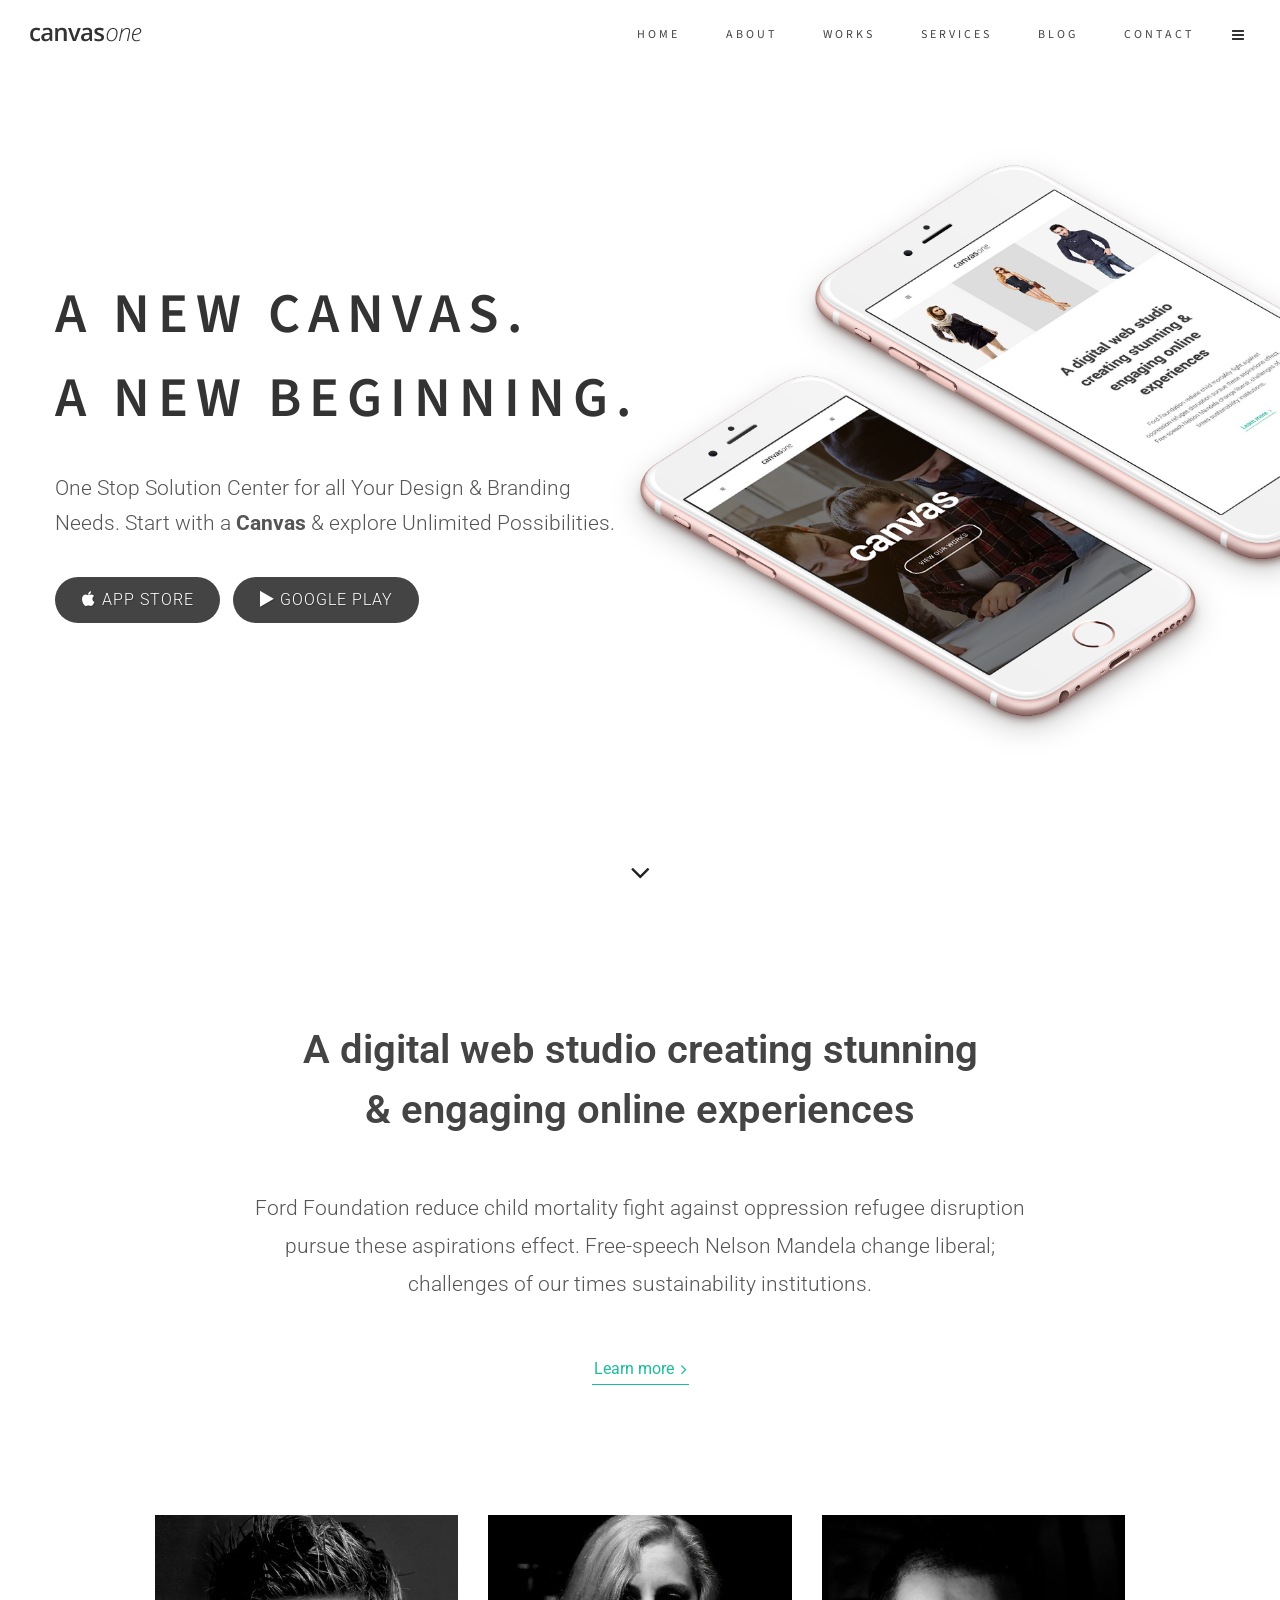
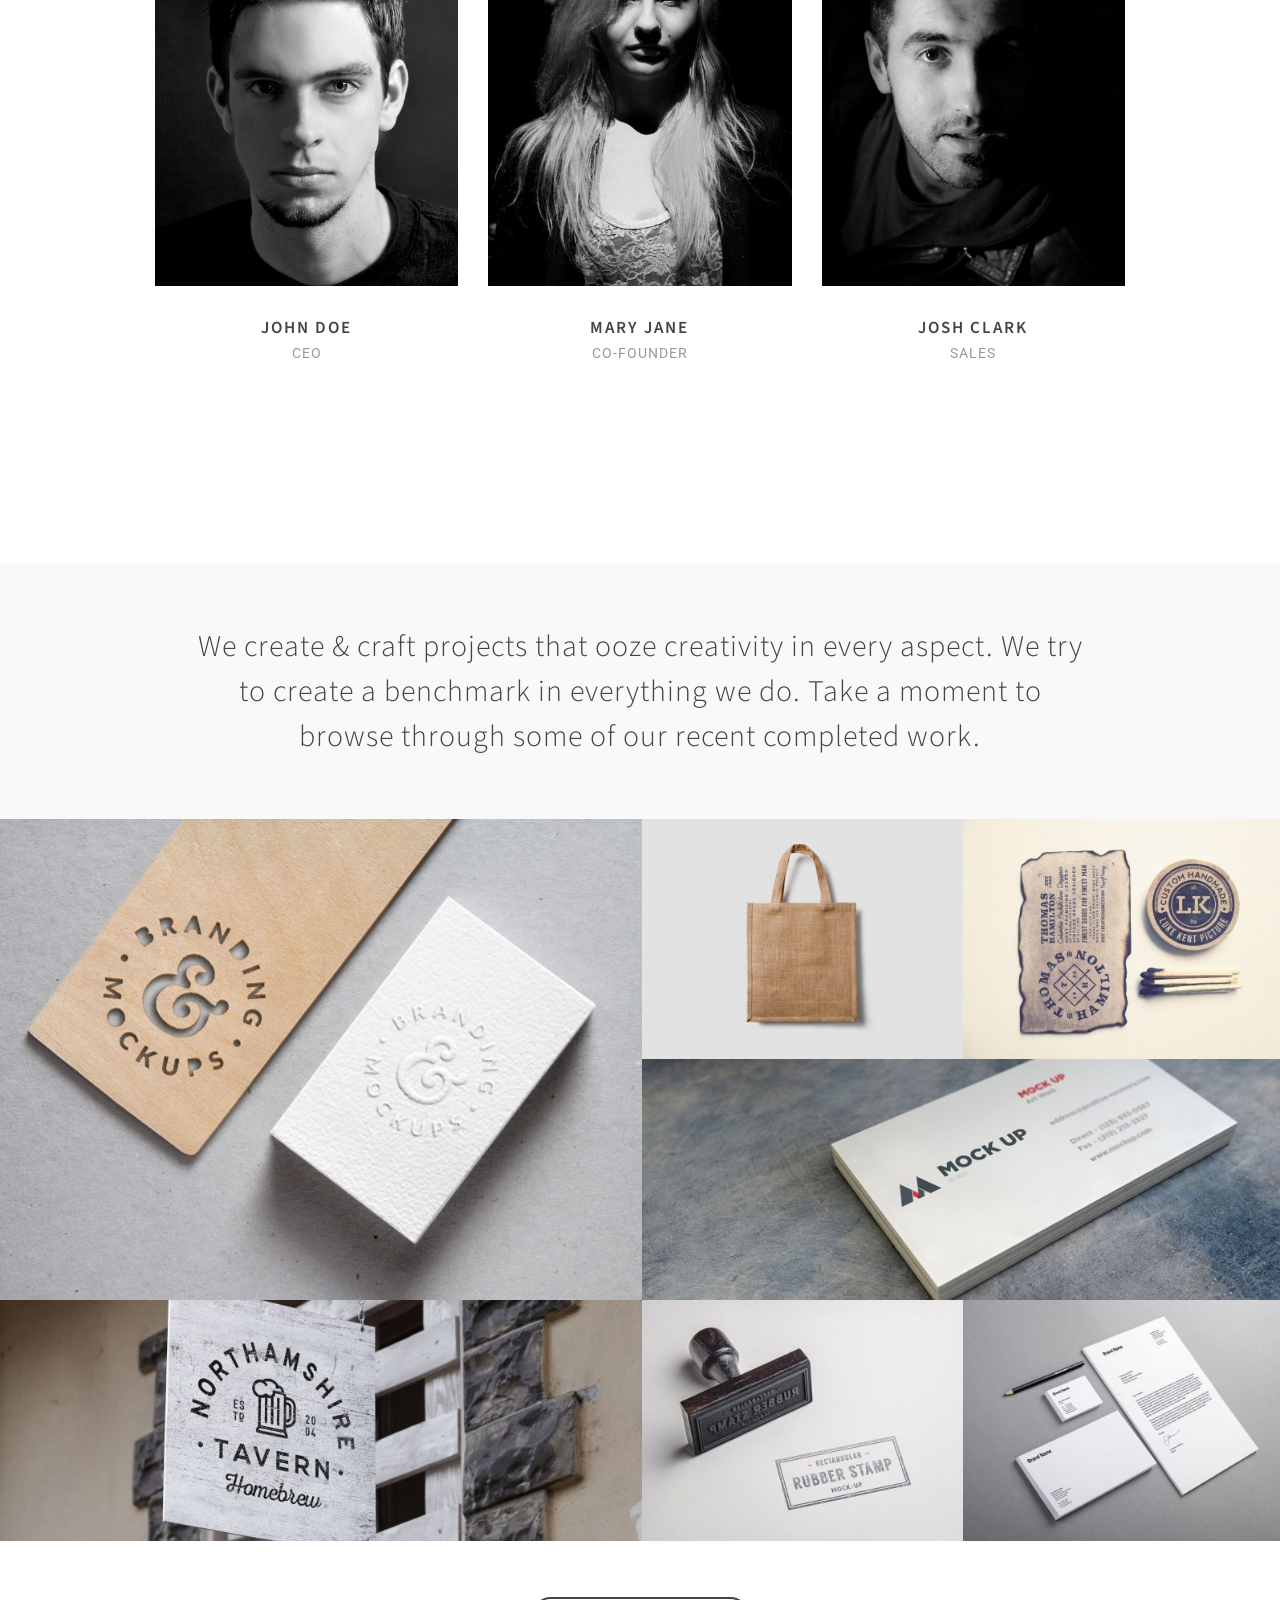
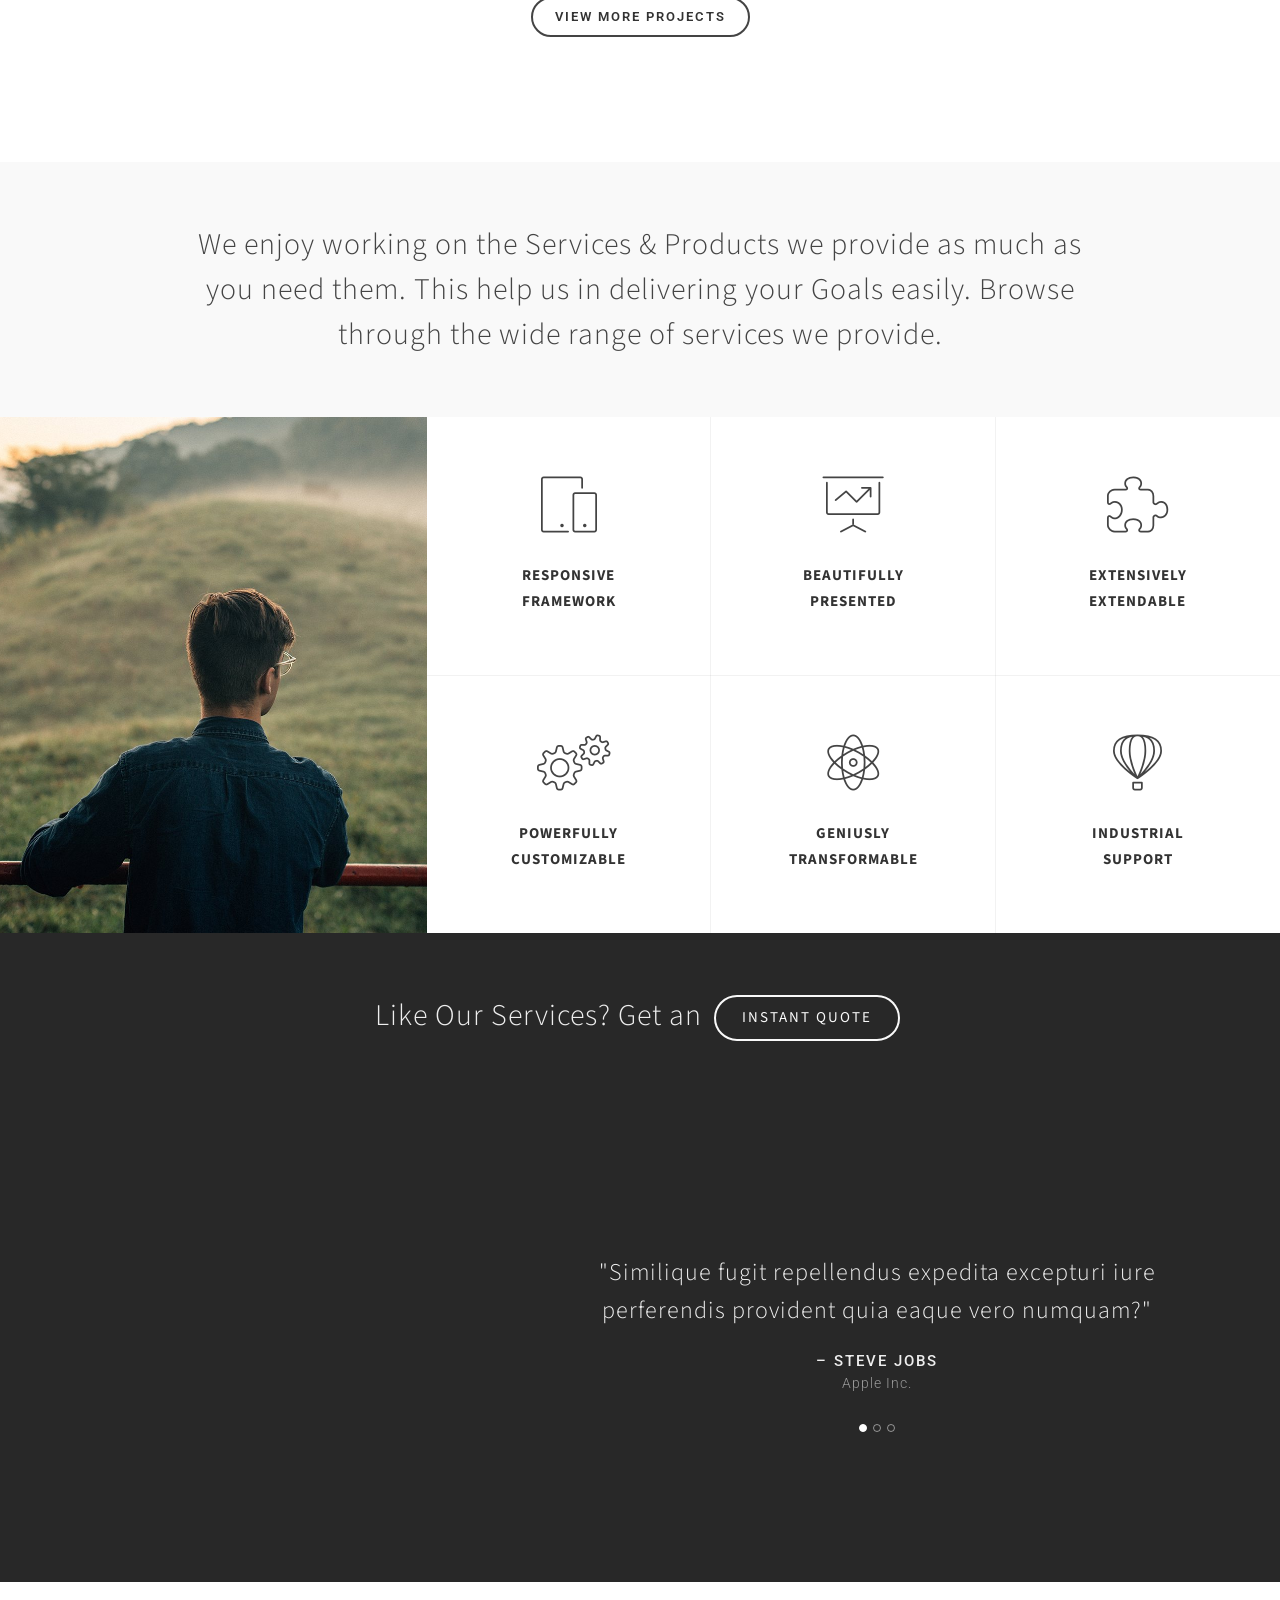
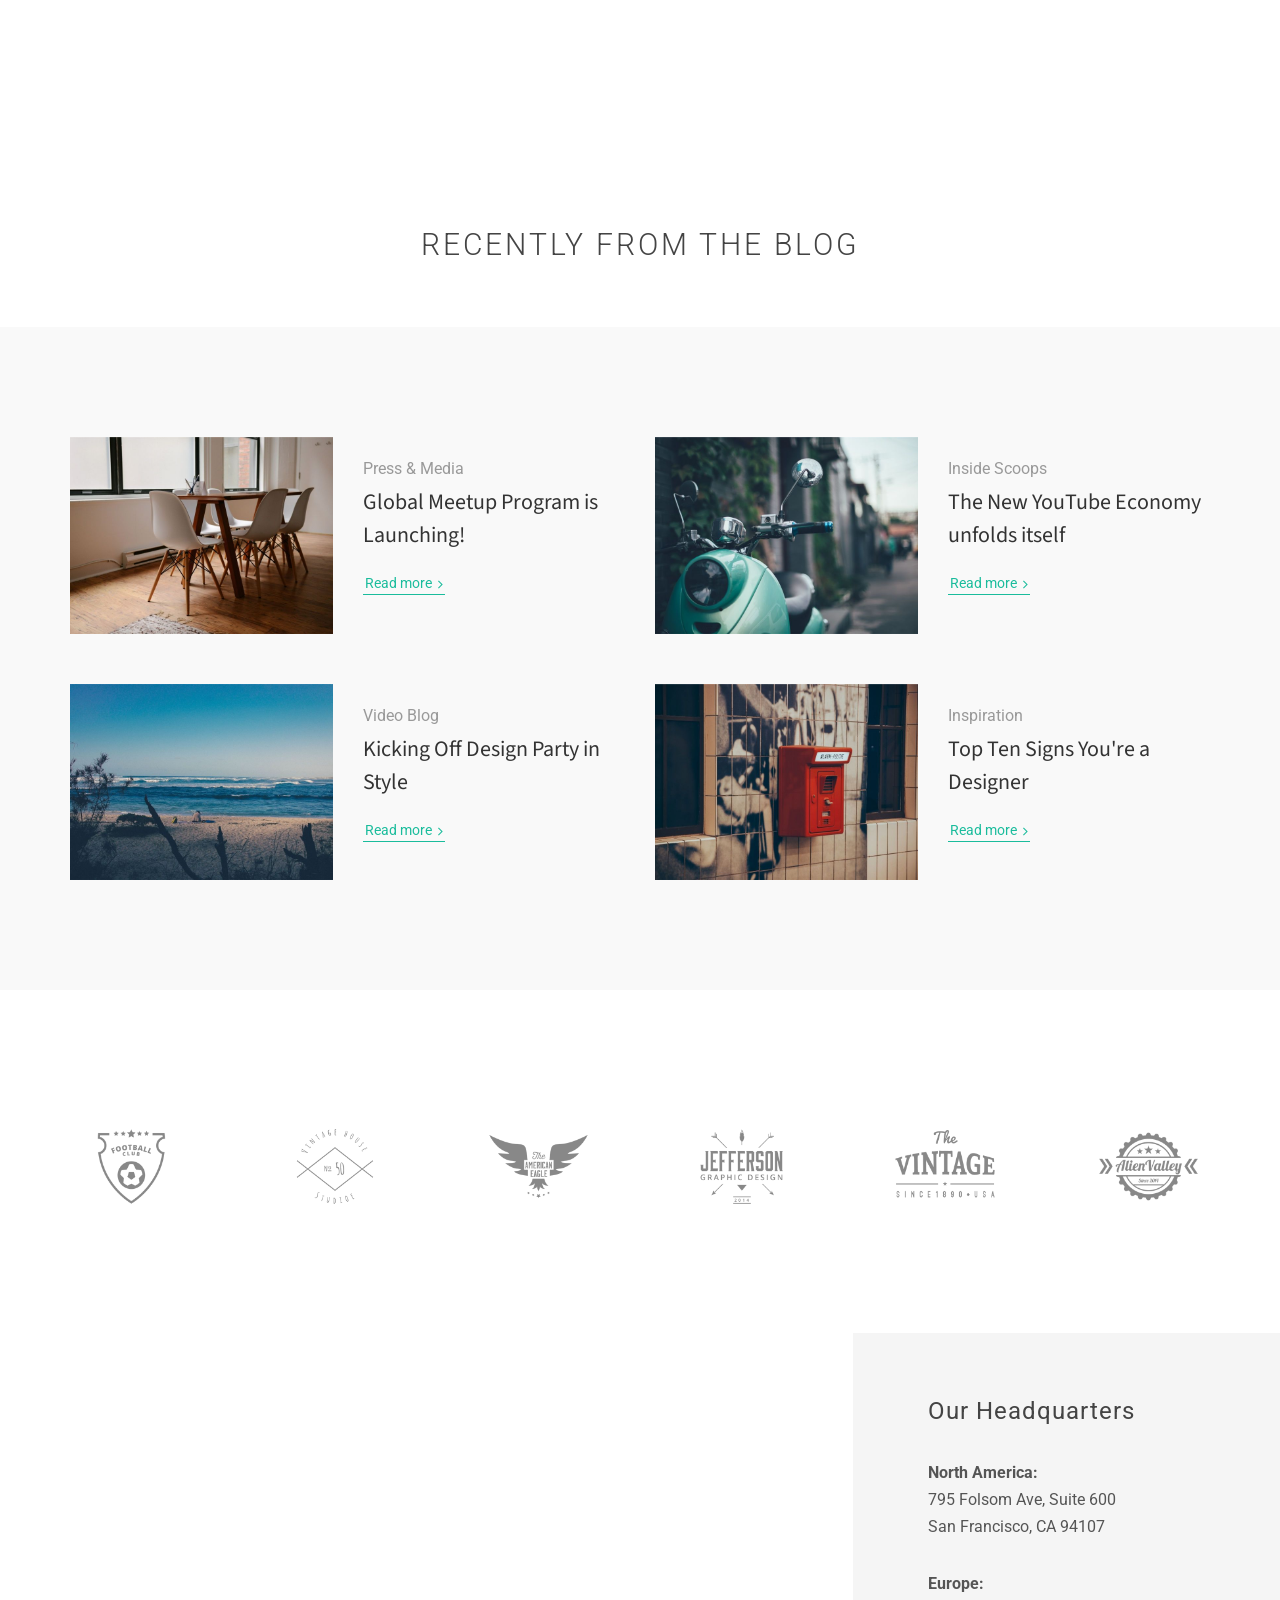
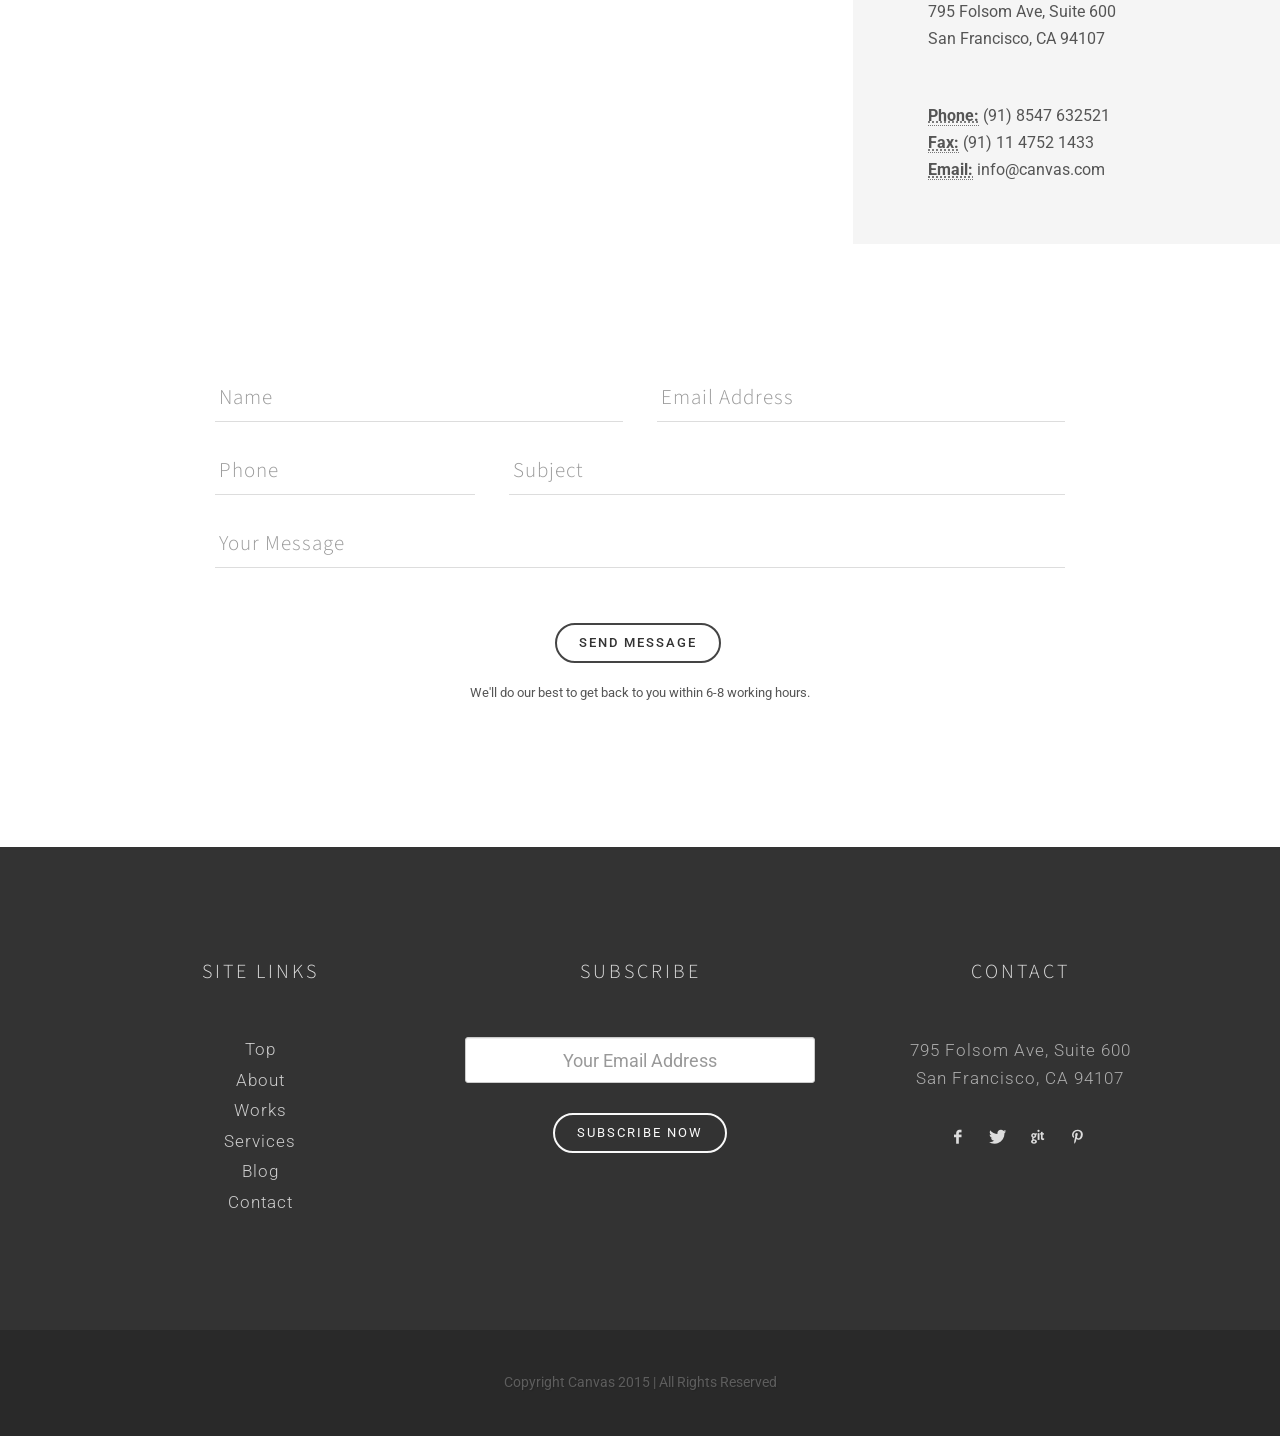
<file: one-page/op-device.html>
<!DOCTYPE html>
<html dir="ltr" lang="en-US">
<head>

	<meta http-equiv="content-type" content="text/html; charset=utf-8" />
	<meta name="author" content="SemiColonWeb" />

	<!-- Stylesheets
	============================================= -->
	<link href="http://fonts.googleapis.com/css?family=Source+Sans+Pro:300,400,600,700|Roboto:300,400,700" rel="stylesheet" type="text/css" />
	<link rel="stylesheet" href="../css/bootstrap.css" type="text/css" />
	<link rel="stylesheet" href="../style.css" type="text/css" />

	<!-- One Page Module Specific Stylesheet -->
	<link rel="stylesheet" href="onepage.css" type="text/css" />
	<!-- / -->

	<link rel="stylesheet" href="../css/dark.css" type="text/css" />
	<link rel="stylesheet" href="../css/font-icons.css" type="text/css" />
	<link rel="stylesheet" href="css/et-line.css" type="text/css" />
	<link rel="stylesheet" href="../css/animate.css" type="text/css" />
	<link rel="stylesheet" href="../css/magnific-popup.css" type="text/css" />

	<link rel="stylesheet" href="css/fonts.css" type="text/css" />

	<link rel="stylesheet" href="../css/responsive.css" type="text/css" />
	<meta name="viewport" content="width=device-width, initial-scale=1" />


	<!-- Document Title
	============================================= -->
	<title>One Page with Mobile Device | Canvas</title>

</head>

<body class="stretched side-push-panel">

<div class="body-overlay"></div>

	<div id="side-panel" class="dark">

		<div id="side-panel-trigger-close" class="side-panel-trigger"><a href="#"><i class="icon-line-cross"></i></a></div>

		<div class="side-panel-wrap">

			<div class="widget widget_links clearfix">

				<h4>About Canvas</h4>

				<div style="font-size: 14px; line-height: 1.7;">
					<address style="line-height: 1.7;">
						795 Folsom Ave, Suite 600<br>
						San Francisco, CA 94107<br>
					</address>

					<div class="clear topmargin-sm"></div>

					<abbr title="Phone Number">Phone:</abbr> (91) 8547 632521<br>
					<abbr title="Fax">Fax:</abbr> (91) 11 4752 1433<br>
					<abbr title="Email Address">Email:</abbr> info@canvas.com
				</div>

			</div>

			<div class="widget quick-contact-widget clearfix">

				<h4>Connect Socially</h4>

				<a href="#" class="social-icon si-small si-colored si-facebook" title="Facebook">
					<i class="icon-facebook"></i>
					<i class="icon-facebook"></i>
				</a>
				<a href="#" class="social-icon si-small si-colored si-twitter" title="Twitter">
					<i class="icon-twitter"></i>
					<i class="icon-twitter"></i>
				</a>
				<a href="#" class="social-icon si-small si-colored si-github" title="Github">
					<i class="icon-github"></i>
					<i class="icon-github"></i>
				</a>
				<a href="#" class="social-icon si-small si-colored si-pinterest" title="Pinterest">
					<i class="icon-pinterest"></i>
					<i class="icon-pinterest"></i>
				</a>
				<a href="#" class="social-icon si-small si-colored si-forrst" title="Forrst">
					<i class="icon-forrst"></i>
					<i class="icon-forrst"></i>
				</a>
				<a href="#" class="social-icon si-small si-colored si-linkedin" title="LinkedIn">
					<i class="icon-linkedin"></i>
					<i class="icon-linkedin"></i>
				</a>
				<a href="#" class="social-icon si-small si-colored si-gplus" title="Google Plus">
					<i class="icon-gplus"></i>
					<i class="icon-gplus"></i>
				</a>
				<a href="#" class="social-icon si-small si-colored si-instagram" title="Instagram">
					<i class="icon-instagram"></i>
					<i class="icon-instagram"></i>
				</a>
				<a href="#" class="social-icon si-small si-colored si-flickr" title="Flickr">
					<i class="icon-flickr"></i>
					<i class="icon-flickr"></i>
				</a>
				<a href="#" class="social-icon si-small si-colored si-skype" title="Skype">
					<i class="icon-skype"></i>
					<i class="icon-skype"></i>
				</a>

			</div>

		</div>

	</div>

	<!-- Document Wrapper
	============================================= -->
	<div id="wrapper" class="clearfix">

		<!-- Header
		============================================= -->
		<header id="header" class="full-header transparent-header static-sticky" data-sticky-offset="350">

			<div id="header-wrap">

				<div class="container clearfix">

					<div id="primary-menu-trigger"><i class="icon-reorder"></i></div>

					<!-- Logo
					============================================= -->
					<div id="logo">
						<a href="index.html" class="standard-logo" data-dark-logo="images/canvasone-dark.png"><img src="images/canvasone.png" alt="Canvas Logo"></a>
						<a href="index.html" class="retina-logo" data-dark-logo="images/canvasone-dark@2x.png"><img src="images/canvasone@2x.png" alt="Canvas Logo"></a>
					</div><!-- #logo end -->

					<!-- Primary Navigation
					============================================= -->
					<nav id="primary-menu">

						<ul class="one-page-menu" data-easing="easeInOutExpo" data-speed="1250" data-offset="65">
							<li><a href="#" data-href="#wrapper"><div>Home</div></a></li>
							<li><a href="#" data-href="#section-about" data-offset="60"><div>About</div></a></li>
							<li><a href="#" data-href="#section-works"><div>Works</div></a></li>
							<li><a href="#" data-href="#section-services"><div>Services</div></a></li>
							<li><a href="#" data-href="#section-blog"><div>Blog</div></a></li>
							<li><a href="#" data-href="#section-contact"><div>Contact</div></a></li>
						</ul>

						<div id="side-panel-trigger" class="side-panel-trigger"><a href="#"><i class="icon-reorder"></i></a></div>

					</nav><!-- #primary-menu end -->

				</div>

			</div>

		</header><!-- #header end -->

		<!-- Slider
		============================================= -->
		<section id="slider" class="slider-parallax full-screen">

			<div class="slider-parallax-inner">

				<div class="full-screen section nopadding nomargin noborder ohidden" style="background: #FFF url('images/page/iphone-slider.png'); background-size: cover; background-position: center center;">
					<div class="container clearfix">

						<div class="vertical-middle tleft ignore-header">
							<div class="emphasis-title bottommargin-sm">
								<h1 class="uppercase t600" style="font-size: 56px; letter-spacing: 8px;">A New Canvas.<br>A New Beginning.</h1>
								<p class="lead topmargin-sm nobottommargin" style="max-width:700px; line-height: 1.7;">One Stop Solution Center for all Your Design &amp; Branding<br> Needs. Start with a <strong>Canvas</strong> &amp; explore Unlimited Possibilities.</p>
							</div>
							<a href="#" class="button button-dark button-circle button-large t300 noleftmargin" data-scrollto="#section-works" data-easing="easeInOutExpo" data-speed="1250" data-offset="70"><i class="icon-apple"></i>App Store</a>
							<a href="#" class="button button-dark button-circle button-large t300" data-scrollto="#section-works" data-easing="easeInOutExpo" data-speed="1250" data-offset="70"><i class="icon-googleplay"></i>Google Play</a>
						</div>

					</div>
				</div>

				<a href="#" data-scrollto="#section-about" data-easing="easeInOutExpo" data-speed="1250" data-offset="70" class="one-page-arrow"><i class="icon-angle-down infinite animated fadeInDown"></i></a>

			</div>

		</section><!-- #slider end -->

		<!-- Content
		============================================= -->
		<section id="content">

			<div class="content-wrap nopadding">

				<div id="section-about" class="center page-section">

					<div class="container clearfix">

						<h2 class="divcenter bottommargin font-body" style="max-width: 700px; font-size: 40px;">A digital web studio creating stunning &amp; engaging online experiences</h2>

						<p class="lead divcenter bottommargin" style="max-width: 800px;">Ford Foundation reduce child mortality fight against oppression refugee disruption pursue these aspirations effect. Free-speech Nelson Mandela change liberal; challenges of our times sustainability institutions.</p>

						<p class="bottommargin" style="font-size: 16px;"><a href="#" data-scrollto="#section-services" data-easing="easeInOutExpo" data-speed="1250" data-offset="70" class="more-link">Learn more <i class="icon-angle-right"></i></a></p>

						<div class="clear"></div>

						<div class="row topmargin-lg divcenter" style="max-width: 1000px;">

							<div class="col-sm-4 bottommargin">

								<div class="team">
									<div class="team-image">
										<img src="images/team/1.jpg" alt="John Doe">
										<div class="team-overlay">
											<div class="team-social-icons">
												<a href="#" class="social-icon si-borderless si-small si-facebook" title="Facebook">
													<i class="icon-facebook"></i>
													<i class="icon-facebook"></i>
												</a>
												<a href="#" class="social-icon si-borderless si-small si-twitter" title="Twitter">
													<i class="icon-twitter"></i>
													<i class="icon-twitter"></i>
												</a>
												<a href="#" class="social-icon si-borderless si-small si-github" title="Github">
													<i class="icon-github"></i>
													<i class="icon-github"></i>
												</a>
											</div>
										</div>
									</div>
									<div class="team-desc team-desc-bg">
										<div class="team-title"><h4>John Doe</h4><span>CEO</span></div>
									</div>
								</div>

							</div>

							<div class="col-sm-4 bottommargin">

								<div class="team">
									<div class="team-image">
										<img src="images/team/2.jpg" alt="Josh Clark">
										<div class="team-overlay">
											<div class="team-social-icons">
												<a href="#" class="social-icon si-borderless si-small si-twitter" title="Twitter">
													<i class="icon-twitter"></i>
													<i class="icon-twitter"></i>
												</a>
												<a href="#" class="social-icon si-borderless si-small si-linkedin" title="LinkedIn">
													<i class="icon-linkedin"></i>
													<i class="icon-linkedin"></i>
												</a>
												<a href="#" class="social-icon si-borderless si-small si-flickr" title="Flickr">
													<i class="icon-flickr"></i>
													<i class="icon-flickr"></i>
												</a>
											</div>
										</div>
									</div>
									<div class="team-desc team-desc-bg">
										<div class="team-title"><h4>Mary Jane</h4><span>Co-Founder</span></div>
									</div>
								</div>

							</div>

							<div class="col-sm-4 bottommargin">

								<div class="team">
									<div class="team-image">
										<img src="images/team/3.jpg" alt="Mary Jane">
										<div class="team-overlay">
											<div class="team-social-icons">
												<a href="#" class="social-icon si-borderless si-small si-twitter" title="Twitter">
													<i class="icon-twitter"></i>
													<i class="icon-twitter"></i>
												</a>
												<a href="#" class="social-icon si-borderless si-small si-vimeo" title="Vimeo">
													<i class="icon-vimeo"></i>
													<i class="icon-vimeo"></i>
												</a>
												<a href="#" class="social-icon si-borderless si-small si-instagram" title="Instagram">
													<i class="icon-instagram"></i>
													<i class="icon-instagram"></i>
												</a>
											</div>
										</div>
									</div>
									<div class="team-desc team-desc-bg">
										<div class="team-title"><h4>Josh Clark</h4><span>Sales</span></div>
									</div>
								</div>

							</div>

						</div>

					</div>

				</div>

				<div id="section-works" class="page-section notoppadding">

					<div class="section nomargin">
						<div class="container clearfix">
							<div class="divcenter center" style="max-width: 900px;">
								<h2 class="nobottommargin t300 ls1">We create &amp; craft projects that ooze creativity in every aspect. We try to create a benchmark in everything we do. Take a moment to browse through some of our recent completed work.</h2>
							</div>
						</div>
					</div>

					<!-- Portfolio Items
					============================================= -->
					<div id="portfolio" class="portfolio grid-container portfolio-nomargin portfolio-full portfolio-masonry mixed-masonry clearfix">

						<article class="portfolio-item pf-media pf-icons wide">
							<div class="portfolio-image">
								<a href="#">
									<img src="images/portfolio/mixed/1.jpg" alt="Open Imagination">
								</a>
								<div class="portfolio-overlay">
									<div class="portfolio-desc">
										<h3><a href="#">Open Imagination</a></h3>
										<span><a href="#">Media</a>, <a href="#">Icons</a></span>
									</div>
								</div>
							</div>
						</article>

						<article class="portfolio-item pf-illustrations">
							<div class="portfolio-image">
								<a href="#">
									<img src="images/portfolio/mixed/2.jpg" alt="Locked Steel Gate">
								</a>
								<div class="portfolio-overlay">
									<div class="portfolio-desc">
										<h3><a href="#">Locked Steel Gate</a></h3>
										<span><a href="#">Illustrations</a></span>
									</div>
								</div>
							</div>
						</article>

						<article class="portfolio-item pf-graphics pf-uielements">
							<div class="portfolio-image">
								<a href="#">
									<img src="images/portfolio/mixed/3.jpg" alt="Mac Sunglasses">
								</a>
								<div class="portfolio-overlay">
									<div class="portfolio-desc">
										<h3><a href="#">Mac Sunglasses</a></h3>
										<span><a href="#">Graphics</a>, <a href="#">UI Elements</a></span>
									</div>
								</div>
							</div>
						</article>

						<article class="portfolio-item pf-media pf-icons wide">
							<div class="portfolio-image">
								<a href="#">
									<img src="images/portfolio/mixed/4.jpg" alt="Open Imagination">
								</a>
								<div class="portfolio-overlay">
									<div class="portfolio-desc">
										<h3><a href="#">Open Imagination</a></h3>
										<span><a href="#">Media</a>, <a href="#">Icons</a></span>
									</div>
								</div>
							</div>
						</article>

						<article class="portfolio-item pf-uielements pf-media wide">
							<div class="portfolio-image">
								<a href="#">
									<img src="images/portfolio/mixed/5.jpg" alt="Console Activity">
								</a>
								<div class="portfolio-overlay">
									<div class="portfolio-desc">
										<h3><a href="#">Console Activity</a></h3>
										<span><a href="#">UI Elements</a>, <a href="#">Media</a></span>
									</div>
								</div>
							</div>
						</article>

						<article class="portfolio-item pf-media pf-icons">
							<div class="portfolio-image">
								<a href="#">
									<img src="images/portfolio/mixed/6.jpg" alt="Open Imagination">
								</a>
								<div class="portfolio-overlay">
									<div class="portfolio-desc">
										<h3><a href="#">Open Imagination</a></h3>
										<span><a href="#">Media</a>, <a href="#">Icons</a></span>
									</div>
								</div>
							</div>
						</article>

						<article class="portfolio-item pf-uielements pf-icons">
							<div class="portfolio-image">
								<a href="#">
									<img src="images/portfolio/mixed/7.jpg" alt="Backpack Contents">
								</a>
								<div class="portfolio-overlay">
									<div class="portfolio-desc">
										<h3><a href="#">Backpack Contents</a></h3>
										<span><a href="#">UI Elements</a>, <a href="#">Icons</a></span>
									</div>
								</div>
							</div>
						</article>

					</div><!-- #portfolio end -->

					<div class="topmargin center"><a href="#" class="button button-border button-circle t600">View More Projects</a></div>

				</div>

				<div id="section-services" class="page-section notoppadding">

					<div class="section nomargin">
						<div class="container clearfix">
							<div class="divcenter center" style="max-width: 900px;">
								<h2 class="nobottommargin t300 ls1">We enjoy working on the Services &amp; Products we provide as much as you need them. This help us in delivering your Goals easily. Browse through the wide range of services we provide.</h2>
							</div>
						</div>
					</div>

					<div class="common-height clearfix">

						<div class="col-md-4 hidden-xs" style="background: url('../images/services/main-bg.jpg') center center no-repeat; background-size: cover;"></div>
						<div class="col-md-8">
							<div class="max-height">
								<div class="row common-height grid-border clearfix">
									<div class="col-md-4 col-sm-6 col-padding">
										<div class="feature-box fbox-center fbox-dark fbox-plain fbox-small nobottomborder">
											<div class="fbox-icon">
												<a href="#"><i class="icon-et-mobile"></i></a>
											</div>
											<h3>Responsive Framework</h3>
										</div>
									</div>
									<div class="col-md-4 col-sm-6 col-padding">
										<div class="feature-box fbox-center fbox-dark fbox-plain fbox-small nobottomborder">
											<div class="fbox-icon">
												<a href="#"><i class="icon-et-presentation"></i></a>
											</div>
											<h3>Beautifully Presented</h3>
										</div>
									</div>
									<div class="col-md-4 col-sm-6 col-padding">
										<div class="feature-box fbox-center fbox-dark fbox-plain fbox-small nobottomborder">
											<div class="fbox-icon">
												<a href="#"><i class="icon-et-puzzle"></i></a>
											</div>
											<h3>Extensively Extendable</h3>
										</div>
									</div>
									<div class="col-md-4 col-sm-6 col-padding">
										<div class="feature-box fbox-center fbox-dark fbox-plain fbox-small nobottomborder">
											<div class="fbox-icon">
												<a href="#"><i class="icon-et-gears"></i></a>
											</div>
											<h3>Powerfully Customizable</h3>
										</div>
									</div>
									<div class="col-md-4 col-sm-6 col-padding">
										<div class="feature-box fbox-center fbox-dark fbox-plain fbox-small nobottomborder">
											<div class="fbox-icon">
												<a href="#"><i class="icon-et-genius"></i></a>
											</div>
											<h3>Geniusly Transformable</h3>
										</div>
									</div>
									<div class="col-md-4 col-sm-6 col-padding">
										<div class="feature-box fbox-center fbox-dark fbox-plain fbox-small nobottomborder">
											<div class="fbox-icon">
												<a href="#"><i class="icon-et-hotairballoon"></i></a>
											</div>
											<h3>Industrial Support</h3>
										</div>
									</div>
								</div>
							</div>
						</div>

					</div>

					<div class="section dark nomargin">
						<div class="divcenter center" style="max-width: 900px;">
							<h2 class="nobottommargin t300 ls1">Like Our Services? Get an <a href="#" data-scrollto="#template-contactform" data-offset="140" data-easing="easeInOutExpo" data-speed="1250" class="button button-border button-circle button-light button-large notopmargin nobottommargin" style="position: relative; top: -3px;">Instant Quote</a></h2>
						</div>
					</div>

					<div class="section parallax nomargin dark" style="background-image: url('images/page/testimonials.jpg'); padding: 150px 0;" data-stellar-background-ratio="0.3">

						<div class="container clearfix">

							<div class="col_two_fifth nobottommargin">&nbsp;</div>

							<div class="col_three_fifth nobottommargin col_last">

								<div class="fslider testimonial testimonial-full nobgcolor noborder noshadow nopadding" data-arrows="false">
									<div class="flexslider">
										<div class="slider-wrap">
											<div class="slide">
												<div class="testi-content">
													<p>Similique fugit repellendus expedita excepturi iure perferendis provident quia eaque vero numquam?</p>
													<div class="testi-meta">
														Steve Jobs
														<span>Apple Inc.</span>
													</div>
												</div>
											</div>
											<div class="slide">
												<div class="testi-content">
													<p>Natus voluptatum enim quod necessitatibus quis expedita harum provident eos obcaecati id culpa corporis molestias.</p>
													<div class="testi-meta">
														Collis Ta'eed
														<span>Envato Inc.</span>
													</div>
												</div>
											</div>
											<div class="slide">
												<div class="testi-content">
													<p>Incidunt deleniti blanditiis quas aperiam recusandae consequatur ullam quibusdam cum libero illo rerum!</p>
													<div class="testi-meta">
														John Doe
														<span>XYZ Inc.</span>
													</div>
												</div>
											</div>
										</div>
									</div>
								</div>

							</div>

						</div>

					</div>

				</div>

				<div id="section-blog" class="page-section">

					<h2 class="center uppercase t300 ls3 font-body">Recently From the Blog</h2>

					<div class="section nobottommargin">
						<div class="container clearfix">

							<div class="row topmargin clearfix">

								<div class="ipost col-sm-6 bottommargin clearfix">
									<div class="row">
										<div class="col-md-6">
											<div class="entry-image nobottommargin">
												<a href="#"><img src="images/blog/1.jpg" alt="Paris"></a>
											</div>
										</div>
										<div class="col-md-6" style="margin-top: 20px;">
											<span class="before-heading" style="font-style: normal;">Press &amp; Media</span>
											<div class="entry-title">
												<h3 class="t400" style="font-size: 22px;"><a href="#">Global Meetup Program is Launching!</a></h3>
											</div>
											<div class="entry-content">
												<a href="#" class="more-link">Read more <i class="icon-angle-right"></i></a>
											</div>
										</div>
									</div>
								</div>

								<div class="ipost col-sm-6 bottommargin clearfix">
									<div class="row">
										<div class="col-md-6">
											<div class="entry-image nobottommargin">
												<a href="#"><img src="images/blog/2.jpg" alt="Paris"></a>
											</div>
										</div>
										<div class="col-md-6" style="margin-top: 20px;">
											<span class="before-heading" style="font-style: normal;">Inside Scoops</span>
											<div class="entry-title">
												<h3 class="t400" style="font-size: 22px;"><a href="#">The New YouTube Economy unfolds itself</a></h3>
											</div>
											<div class="entry-content">
												<a href="#" class="more-link">Read more <i class="icon-angle-right"></i></a>
											</div>
										</div>
									</div>
								</div>

								<div class="ipost col-sm-6 bottommargin clearfix">
									<div class="row">
										<div class="col-md-6">
											<div class="entry-image nobottommargin">
												<a href="#"><img src="images/blog/3.jpg" alt="Paris"></a>
											</div>
										</div>
										<div class="col-md-6" style="margin-top: 20px;">
											<span class="before-heading" style="font-style: normal;">Video Blog</span>
											<div class="entry-title">
												<h3 class="t400" style="font-size: 22px;"><a href="#">Kicking Off Design Party in Style</a></h3>
											</div>
											<div class="entry-content">
												<a href="#" class="more-link">Read more <i class="icon-angle-right"></i></a>
											</div>
										</div>
									</div>
								</div>

								<div class="ipost col-sm-6 bottommargin clearfix">
									<div class="row">
										<div class="col-md-6">
											<div class="entry-image nobottommargin">
												<a href="#"><img src="images/blog/4.jpg" alt="Paris"></a>
											</div>
										</div>
										<div class="col-md-6" style="margin-top: 20px;">
											<span class="before-heading" style="font-style: normal;">Inspiration</span>
											<div class="entry-title">
												<h3 class="t400" style="font-size: 22px;"><a href="#">Top Ten Signs You're a Designer</a></h3>
											</div>
											<div class="entry-content">
												<a href="#" class="more-link">Read more <i class="icon-angle-right"></i></a>
											</div>
										</div>
									</div>
								</div>

							</div>

						</div>
					</div>

					<div class="container topmargin-lg clearfix">

						<div id="oc-clients" class="owl-carousel topmargin image-carousel carousel-widget" data-margin="80" data-loop="true" data-nav="false" data-autoplay="5000" data-pagi="false" data-items-xxs="2" data-items-xs="3" data-items-sm="4" data-items-md="5" data-items-lg="6">

							<div class="oc-item"><a href="#"><img src="../images/clients/1.png" alt="Clients"></a></div>
							<div class="oc-item"><a href="#"><img src="../images/clients/2.png" alt="Clients"></a></div>
							<div class="oc-item"><a href="#"><img src="../images/clients/3.png" alt="Clients"></a></div>
							<div class="oc-item"><a href="#"><img src="../images/clients/4.png" alt="Clients"></a></div>
							<div class="oc-item"><a href="#"><img src="../images/clients/5.png" alt="Clients"></a></div>
							<div class="oc-item"><a href="#"><img src="../images/clients/6.png" alt="Clients"></a></div>
							<div class="oc-item"><a href="#"><img src="../images/clients/7.png" alt="Clients"></a></div>
							<div class="oc-item"><a href="#"><img src="../images/clients/8.png" alt="Clients"></a></div>
							<div class="oc-item"><a href="#"><img src="../images/clients/9.png" alt="Clients"></a></div>
							<div class="oc-item"><a href="#"><img src="../images/clients/10.png" alt="Clients"></a></div>

						</div>

					</div>

				</div>

				<div id="section-contact" class="page-section notoppadding">

					<div class="row noleftmargin norightmargin bottommargin-lg common-height">
						<div id="headquarters-map" class="col-md-8 col-sm-6 gmap hidden-xs"></div>
						<div class="col-md-4 col-sm-6" style="background-color: #F5F5F5;">
							<div class="col-padding max-height">
								<h3 class="font-body t400 ls1">Our Headquarters</h3>

								<div style="font-size: 16px; line-height: 1.7;">
									<address style="line-height: 1.7;">
										<strong>North America:</strong><br>
										795 Folsom Ave, Suite 600<br>
										San Francisco, CA 94107<br>
									</address>

									<div class="clear topmargin-sm"></div>

									<address style="line-height: 1.7;">
										<strong>Europe:</strong><br>
										795 Folsom Ave, Suite 600<br>
										San Francisco, CA 94107<br>
									</address>

									<div class="clear topmargin"></div>

									<abbr title="Phone Number"><strong>Phone:</strong></abbr> (91) 8547 632521<br>
									<abbr title="Fax"><strong>Fax:</strong></abbr> (91) 11 4752 1433<br>
									<abbr title="Email Address"><strong>Email:</strong></abbr> info@canvas.com
								</div>
							</div>
						</div>
					</div>

					<div class="container clearfix">

						<div class="divcenter topmargin" style="max-width: 850px;">

							<div class="contact-widget">

								<div class="contact-form-result"></div>

								<form class="nobottommargin" id="template-contactform" name="template-contactform" action="include/sendemail.php" method="post">

									<div class="form-process"></div>

									<div class="col_half">
										<input type="text" id="template-contactform-name" name="template-contactform-name" value="" class="sm-form-control border-form-control required" placeholder="Name" />
									</div>
									<div class="col_half col_last">
										<input type="email" id="template-contactform-email" name="template-contactform-email" value="" class="required email sm-form-control border-form-control" placeholder="Email Address" />
									</div>

									<div class="clear"></div>

									<div class="col_one_third">
										<input type="text" id="template-contactform-phone" name="template-contactform-phone" value="" class="sm-form-control border-form-control" placeholder="Phone" />
									</div>

									<div class="col_two_third col_last">
										<input type="text" id="template-contactform-subject" name="template-contactform-subject" value="" class="required sm-form-control border-form-control" placeholder="Subject" />
									</div>

									<div class="clear"></div>

									<div class="col_full">
										<textarea class="required sm-form-control border-form-control" id="template-contactform-message" name="template-contactform-message" rows="7" cols="30" placeholder="Your Message"></textarea>
									</div>

									<div class="col_full center">
										<button class="button button-border button-circle t500 noleftmargin topmargin-sm" type="submit" id="template-contactform-submit" name="template-contactform-submit" value="submit">Send Message</button>
										<br>
										<small style="display: block; font-size: 13px; margin-top: 15px;">We'll do our best to get back to you within 6-8 working hours.</small>
									</div>

									<div class="clear"></div>

									<div class="col_full hidden">
										<input type="text" id="template-contactform-botcheck" name="template-contactform-botcheck" value="" class="sm-form-control" />
									</div>

								</form>

							</div>

						</div>

					</div>

				</div>

			</div>

		</section><!-- #content end -->

		<!-- Footer
		============================================= -->
		<footer id="footer" class="dark noborder">

			<div class="container center">
				<div class="footer-widgets-wrap">

					<div class="row divcenter clearfix">

						<div class="col-md-4">

							<div class="widget clearfix">
								<h4>Site Links</h4>

								<ul class="list-unstyled footer-site-links nobottommargin">
									<li><a href="#" data-scrollto="#wrapper" data-easing="easeInOutExpo" data-speed="1250" data-offset="70">Top</a></li>
									<li><a href="#" data-scrollto="#section-about" data-easing="easeInOutExpo" data-speed="1250" data-offset="70">About</a></li>
									<li><a href="#" data-scrollto="#section-works" data-easing="easeInOutExpo" data-speed="1250" data-offset="70">Works</a></li>
									<li><a href="#" data-scrollto="#section-services" data-easing="easeInOutExpo" data-speed="1250" data-offset="70">Services</a></li>
									<li><a href="#" data-scrollto="#section-blog" data-easing="easeInOutExpo" data-speed="1250" data-offset="70">Blog</a></li>
									<li><a href="#" data-scrollto="#section-contact" data-easing="easeInOutExpo" data-speed="1250" data-offset="70">Contact</a></li>
								</ul>
							</div>

						</div>

						<div class="col-md-4">

							<div class="widget subscribe-widget clearfix" data-loader="button">
								<h4>Subscribe</h4>

								<div class="widget-subscribe-form-result"></div>
								<form id="widget-subscribe-form" action="../include/subscribe.php" role="form" method="post" class="nobottommargin">
									<input type="email" id="widget-subscribe-form-email" name="widget-subscribe-form-email" class="form-control input-lg not-dark required email" placeholder="Your Email Address">
									<button class="button button-border button-circle button-light topmargin-sm" type="submit">Subscribe Now</button>
								</form>
							</div>

						</div>

						<div class="col-md-4">

							<div class="widget clearfix">
								<h4>Contact</h4>

								<p class="lead">795 Folsom Ave, Suite 600<br>San Francisco, CA 94107</p>

								<div class="center topmargin-sm">
									<a href="#" class="social-icon inline-block noborder si-small si-facebook" title="Facebook">
										<i class="icon-facebook"></i>
										<i class="icon-facebook"></i>
									</a>
									<a href="#" class="social-icon inline-block noborder si-small si-twitter" title="Twitter">
										<i class="icon-twitter"></i>
										<i class="icon-twitter"></i>
									</a>
									<a href="#" class="social-icon inline-block noborder si-small si-github" title="Github">
										<i class="icon-github"></i>
										<i class="icon-github"></i>
									</a>
									<a href="#" class="social-icon inline-block noborder si-small si-pinterest" title="Pinterest">
										<i class="icon-pinterest"></i>
										<i class="icon-pinterest"></i>
									</a>
								</div>
							</div>

						</div>

					</div>

				</div>
			</div>

			<div id="copyrights">
				<div class="container center clearfix">
					Copyright Canvas 2015 | All Rights Reserved
				</div>
			</div>

		</footer><!-- #footer end -->

	</div><!-- #wrapper end -->

	<!-- Go To Top
	============================================= -->
	<div id="gotoTop" class="icon-angle-up"></div>

	<!-- External JavaScripts
	============================================= -->
	<script type="text/javascript" src="../js/jquery.js"></script>
	<script type="text/javascript" src="../js/plugins.js"></script>

	<!-- Google Map JavaScripts
	============================================= -->
	<script type="text/javascript" src="https://maps.google.com/maps/api/js?key=YOUR_API_KEY"></script>
	<script type="text/javascript" src="../js/jquery.gmap.js"></script>

	<!-- Footer Scripts
	============================================= -->
	<script type="text/javascript" src="../js/functions.js"></script>

	<script type="text/javascript">

		jQuery(window).load(function(){

			// Google Map
			jQuery('#headquarters-map').gMap({
				address: 'Melbourne, Australia',
				maptype: 'ROADMAP',
				zoom: 14,
				markers: [
					{
						address: "Melbourne, Australia",
						html: "Melbourne, Australia",
						icon: {
							image: "images/icons/map-icon-red.png",
							iconsize: [32, 32],
							iconanchor: [14,44]
						}
					}
				],
				doubleclickzoom: false,
				controls: {
					panControl: false,
					zoomControl: false,
					mapTypeControl: false,
					scaleControl: false,
					streetViewControl: false,
					overviewMapControl: false
				},
				styles: [{"featureType":"all","elementType":"labels.text.fill","stylers":[{"saturation":36},{"color":"#000000"},{"lightness":40}]},{"featureType":"all","elementType":"labels.text.stroke","stylers":[{"visibility":"on"},{"color":"#000000"},{"lightness":16}]},{"featureType":"all","elementType":"labels.icon","stylers":[{"visibility":"off"}]},{"featureType":"administrative","elementType":"geometry.fill","stylers":[{"color":"#000000"},{"lightness":20}]},{"featureType":"administrative","elementType":"geometry.stroke","stylers":[{"color":"#000000"},{"lightness":17},{"weight":1.2}]},{"featureType":"administrative","elementType":"labels","stylers":[{"visibility":"off"}]},{"featureType":"administrative.country","elementType":"all","stylers":[{"visibility":"simplified"}]},{"featureType":"administrative.country","elementType":"geometry","stylers":[{"visibility":"simplified"}]},{"featureType":"administrative.country","elementType":"labels.text","stylers":[{"visibility":"simplified"}]},{"featureType":"administrative.province","elementType":"all","stylers":[{"visibility":"off"}]},{"featureType":"administrative.locality","elementType":"all","stylers":[{"visibility":"simplified"},{"saturation":"-100"},{"lightness":"30"}]},{"featureType":"administrative.neighborhood","elementType":"all","stylers":[{"visibility":"off"}]},{"featureType":"administrative.land_parcel","elementType":"all","stylers":[{"visibility":"off"}]},{"featureType":"landscape","elementType":"all","stylers":[{"visibility":"simplified"},{"gamma":"0.00"},{"lightness":"74"}]},{"featureType":"landscape","elementType":"geometry","stylers":[{"color":"#000000"},{"lightness":20}]},{"featureType":"landscape.man_made","elementType":"all","stylers":[{"lightness":"3"}]},{"featureType":"poi","elementType":"all","stylers":[{"visibility":"off"}]},{"featureType":"poi","elementType":"geometry","stylers":[{"color":"#000000"},{"lightness":21}]},{"featureType":"road","elementType":"geometry","stylers":[{"visibility":"simplified"}]},{"featureType":"road.highway","elementType":"geometry.fill","stylers":[{"color":"#000000"},{"lightness":17}]},{"featureType":"road.highway","elementType":"geometry.stroke","stylers":[{"color":"#000000"},{"lightness":29},{"weight":0.2}]},{"featureType":"road.arterial","elementType":"geometry","stylers":[{"color":"#000000"},{"lightness":18}]},{"featureType":"road.local","elementType":"geometry","stylers":[{"color":"#000000"},{"lightness":16}]},{"featureType":"transit","elementType":"geometry","stylers":[{"color":"#000000"},{"lightness":19}]},{"featureType":"water","elementType":"geometry","stylers":[{"color":"#000000"},{"lightness":17}]}]
			});

		});

	</script>

</body>
</html>
</file>
<file: style.css>
/*-----------------------------------------------------------------------------------

	Theme Name: Canvas
	Theme URI: http://themes.semicolonweb.com/html/canvas
	Description: The Multi-Purpose Template
	Author: SemiColonWeb
	Author URI: http://themeforest.net/user/semicolonweb
	Version: 4.5.1

-----------------------------------------------------------------------------------*/

/* ----------------------------------------------------------------

	- Basic
	- Typography
	- Basic Layout Styles
	- Helper Classes
	- Sections
	- Columns & Grids
	- Flex Slider
	- Swiper Slider
	- Top Bar
	- Header
		- Logo
		- Primary Menu
		- Mega Menu
		- Top Search
		- Top Cart
		- Sticky Header
		- Page Menu
		- Side Header
	- Side Panel
	- Slider
	- Page Title
	- Content
	- Portfolio
	- Blog
	- Shop
	- Events
	- Shortcodes
		- Countdown
		- Buttons
		- Promo Boxes
		- Featured Boxes
		- Process Steps
		- Styled Icons
		- Toggles
		- Accordions
		- Tabs
		- Side Navigation
		- FAQ List
		- Clients
		- Testimonials
		- Team
		- Pricing Boxes
		- Counter
		- Animated Rounded Skills
		- Skills Bar
		- Dropcaps & Highlights
		- Quotes & Blockquotes
		- Text Rotater
	- Owl Carousel
	- Overlays
	- Forms
	- Google Maps
	- Heading Styles
	- Divider
	- Magazine Specific Classes
	- Go To Top
	- Error 404
	- Landing Pages
	- Preloaders
	- Toastr Notifications
	- Footer
	- Widgets
		- Tag Cloud
		- Links
		- Testimonial & Twitter
		- Quick Contact Form
		- Newsletter
		- Twitter Feed
		- Navigation Tree
	- Wedding
	- Bootstrap Specific
	- Cookie Notification
	- Stretched Layout
	- Page Transitions
	- Youtube Video Backgrounds

---------------------------------------------------------------- */

/* ----------------------------------------------------------------
	Basic
-----------------------------------------------------------------*/

dl, dt, dd, ol, ul, li {
	margin: 0;
	padding: 0;
}

.clear {
	clear: both;
	display: block;
	font-size: 0px;
	height: 0px;
	line-height: 0;
	width: 100%;
	overflow:hidden;
}

::selection {
	background: #1ABC9C;
	color: #FFF;
	text-shadow: none;
}

::-moz-selection {
	background: #1ABC9C; /* Firefox */
	color: #FFF;
	text-shadow: none;
}

::-webkit-selection {
	background: #1ABC9C; /* Safari */
	color: #FFF;
	text-shadow: none;
}

:active,
:focus { outline: none !important; }


/* ----------------------------------------------------------------
	Typography
-----------------------------------------------------------------*/


body {
	line-height: 1.5;
	color: #555;
	font-family: 'Lato', sans-serif;
}

a {
	text-decoration: none !important;
	color: #1ABC9C;
}

a:hover { color: #222; }

a img { border: none; }

img { max-width: 100%; }

iframe { border: none !important; }


/* ----------------------------------------------------------------
	Basic Layout Styles
-----------------------------------------------------------------*/


h1,
h2,
h3,
h4,
h5,
h6 {
	color: #444;
	font-weight: 600;
	line-height: 1.5;
	margin: 0 0 30px 0;
	font-family: 'Raleway', sans-serif;
}

h5,
h6 { margin-bottom: 20px; }

h1 { font-size: 36px; }

h2 { font-size: 30px; }

h3 { font-size: 24px; }

h4 { font-size: 18px; }

h5 { font-size: 14px; }

h6 { font-size: 12px; }

h4 { font-weight: 600; }

h5,
h6 { font-weight: bold; }

h1 > span:not(.nocolor),
h2 > span:not(.nocolor),
h3 > span:not(.nocolor),
h4 > span:not(.nocolor),
h5 > span:not(.nocolor),
h6 > span:not(.nocolor) { color: #1ABC9C; }

p,
pre,
ul,
ol,
dl,
dd,
blockquote,
address,
table,
fieldset,
form { margin-bottom: 30px; }

small { font-family: 'Lato', sans-serif; }


/* ----------------------------------------------------------------
	Helper Classes
-----------------------------------------------------------------*/


.uppercase { text-transform: uppercase !important; }

.lowercase { text-transform: lowercase !important; }

.capitalize { text-transform: capitalize !important; }

.nott { text-transform: none !important; }

.tright { text-align: right !important; }

.tleft { text-align: left !important; }

.fright { float: right !important; }

.fleft { float: left !important; }

.fnone { float: none !important; }

.ohidden {
	position: relative;
	overflow: hidden !important;
}

#wrapper {
	position: relative;
	float: none;
	width: 1220px;
	margin: 0 auto;
	background-color: #FFF;
	box-shadow: 0 0 10px rgba(0,0,0,0.1);
	-moz-box-shadow: 0 0 10px rgba(0,0,0,0.1);
	-webkit-box-shadow: 0 0 10px rgba(0,0,0,0.1);
}

.line,
.double-line {
	clear: both;
	position: relative;
	width: 100%;
	margin: 60px 0;
	border-top: 1px solid #EEE;
}

.line.line-sm { margin: 30px 0; }

span.middot {
	display: inline-block;
	margin: 0 5px;
}

.double-line { border-top: 3px double #E5E5E5; }

.emptydiv {
	display: block !important;
	position: relative !important;
}

.allmargin { margin: 50px !important; }

.leftmargin { margin-left: 50px !important; }

.rightmargin { margin-right: 50px !important; }

.topmargin { margin-top: 50px !important; }

.bottommargin { margin-bottom: 50px !important; }

.clear-bottommargin { margin-bottom: -50px !important; }

.allmargin-sm { margin: 30px !important; }

.leftmargin-sm { margin-left: 30px !important; }

.rightmargin-sm { margin-right: 30px !important; }

.topmargin-sm { margin-top: 30px !important; }

.bottommargin-sm { margin-bottom: 30px !important; }

.clear-bottommargin-sm { margin-bottom: -30px !important; }

.allmargin-lg { margin: 80px !important; }

.leftmargin-lg { margin-left: 80px !important; }

.rightmargin-lg { margin-right: 80px !important; }

.topmargin-lg { margin-top: 80px !important; }

.bottommargin-lg { margin-bottom: 80px !important; }

.clear-bottommargin-lg { margin-bottom: -80px !important; }

.nomargin {margin: 0 !important; }

.noleftmargin { margin-left: 0 !important; }

.norightmargin { margin-right: 0 !important; }

.notopmargin { margin-top: 0 !important; }

.nobottommargin { margin-bottom: 0 !important; }

.header-stick { margin-top: -50px !important; }

.content-wrap .header-stick { margin-top: -80px !important; }

.footer-stick { margin-bottom: -50px !important; }

.content-wrap .footer-stick { margin-bottom: -80px !important; }

.noborder { border: none !important; }

.noleftborder { border-left: none !important; }

.norightborder { border-right: none !important; }

.notopborder { border-top: none !important; }

.nobottomborder { border-bottom: none !important; }

.noradius { -webkit-border-radius: 0 !important; -moz-border-radius: 0 !important; -ms-border-radius: 0 !important; -o-border-radius: 0 !important; border-radius: 0 !important; }

.col-padding { padding: 60px; }

.nopadding { padding: 0 !important; }

.noleftpadding { padding-left: 0 !important; }

.norightpadding { padding-right: 0 !important; }

.notoppadding { padding-top: 0 !important; }

.nobottompadding { padding-bottom: 0 !important; }

.noabsolute { position: relative !important; }

.noshadow { box-shadow: none !important; }

.hidden { display: none !important; }

.nothidden { display: block !important; }

.inline-block {
	float: none !important;
	display: inline-block !important;
}

.center { text-align: center !important; }

.divcenter {
	position: relative !important;
	float: none !important;
	margin-left: auto !important;
	margin-right: auto !important;
}

.bgcolor,
.bgcolor #header-wrap { background-color: #1ABC9C !important; }

.color { color: #1ABC9C !important; }

.border-color { border-color: #1ABC9C !important; }

.nobg { background: none !important; }

.nobgcolor { background-color: transparent !important; }

.t300 { font-weight: 300 !important; }

.t400 { font-weight: 400 !important; }

.t500 { font-weight: 500 !important; }

.t600 { font-weight: 600 !important; }

.t700 { font-weight: 700 !important; }

.ls0 { letter-spacing: 0px !important; }

.ls1 { letter-spacing: 1px !important; }

.ls2 { letter-spacing: 2px !important; }

.ls3 { letter-spacing: 3px !important; }

.ls4 { letter-spacing: 4px !important; }

.ls5 { letter-spacing: 5px !important; }

.noheight { height: 0 !important; }

.nolineheight { line-height: 0 !important; }

.font-body { font-family: 'Lato', sans-serif; }

.font-primary { font-family: 'Raleway', sans-serif; }

.font-secondary { font-family: 'Crete Round', serif; }

.bgicon {
	display: block;
	position: absolute;
	bottom: -60px;
	right: -50px;
	font-size: 210px;
	color: rgba(0,0,0,0.1);
}

.imagescale,
.imagescalein {
	display: block;
	overflow: hidden;
}

.imagescale img,
.imagescalein img {
	-webkit-transform: scale(1.1);
	transform: scale(1.1);
	-webkit-transition: all 1s ease;
	transition: all 1s ease;
}

.imagescale:hover img {
	-webkit-transform: scale(1);
	transform: scale(1);
}

.imagescalein img {
	-webkit-transform: scale(1);
	transform: scale(1);
}

.imagescalein:hover img {
	-webkit-transform: scale(1.1);
	transform: scale(1.1);
}

.grayscale {
	filter: brightness(80%) grayscale(1) contrast(90%);
	-webkit-filter: brightness(80%) grayscale(1) contrast(90%);
	-moz-filter: brightness(80%) grayscale(1) contrast(90%);
	-o-filter: brightness(80%) grayscale(1) contrast(90%);
	-ms-filter: brightness(80%) grayscale(1) contrast(90%);
	transition: 1s filter ease;
	-webkit-transition: 1s -webkit-filter ease;
	-moz-transition: 1s -moz-filter ease;
	-ms-transition: 1s -ms-filter ease;
	-o-transition: 1s -o-filter ease;
}

.grayscale:hover {
	filter: brightness(100%) grayscale(0);
	-webkit-filter: brightness(100%) grayscale(0);
	-moz-filter: brightness(100%) grayscale(0);
	-o-filter: brightness(100%) grayscale(0);
	-ms-filter: brightness(100%) grayscale(0);
}

/* MOVING BG -  TESTIMONIALS */
.bganimate {
	-webkit-animation:BgAnimated 30s infinite linear;
	 -moz-animation:BgAnimated 30s infinite linear;
		-ms-animation:BgAnimated 30s infinite linear;
		 -o-animation:BgAnimated 30s infinite linear;
			animation:BgAnimated 30s infinite linear;
}
 @-webkit-keyframes BgAnimated {
	from  {background-position:0 0;}
	to    {background-position:0 400px;}
	}
 @-moz-keyframes BgAnimated {
	from  {background-position:0 0;}
	to    {background-position:0 400px;}
	}
 @-ms-keyframes BgAnimated {
	from  {background-position:0 0;}
	to    {background-position:0 400px;}
	}
 @-o-keyframes BgAnimated {
	from  {background-position:0 0;}
	to    {background-position:0 400px;}
	}
 @keyframes BgAnimated {
	from  {background-position:0 0;}
	to    {background-position:0 400px;}
	}


.input-block-level {
	display: block;
	width: 100% !important;
	min-height: 30px;
	-webkit-box-sizing: border-box;
	-moz-box-sizing: border-box;
	box-sizing: border-box;
}

.vertical-middle {
	height: auto !important;
	left: 0;
}

.magnific-max-width .mfp-content { max-width: 800px; }


/* ----------------------------------------------------------------
	Sections
-----------------------------------------------------------------*/


.section {
	position: relative;
	margin: 60px 0;
	padding: 60px 0;
	background-color: #F9F9F9;
	overflow: hidden;
}

.parallax {
	background-color: transparent;
	background-attachment: fixed;
	background-position: 50% 0;
	background-repeat: no-repeat;
	overflow: hidden;
}

.mobile-parallax,
.video-placeholder {
	background-size: cover !important;
	background-attachment: scroll !important;
	background-position: center center !important;
}

.section .container { z-index: 2; }

.section .container + .video-wrap { z-index: 1; }

.revealer-image {
	position: relative;
	bottom: -100px;
	transition: bottom .3s ease-in-out;
	-webkit-transition: bottom .3s ease-in-out;
	-o-transition: bottom .3s ease-in-out;
}

.section:hover .revealer-image { bottom: -50px; }


/* ----------------------------------------------------------------
	Columns & Grids
-----------------------------------------------------------------*/


.postcontent { width: 860px; }
.postcontent.bothsidebar { width: 580px; }
.sidebar { width: 240px; }
.col_full { width: 100%; }
.col_half { width: 48%; }
.col_one_third { width: 30.63%; }
.col_two_third { width: 65.33%; }
.col_one_fourth { width: 22%; }
.col_three_fourth { width: 74%; }
.col_one_fifth { width: 16.8%; }
.col_two_fifth { width: 37.6%; }
.col_three_fifth { width: 58.4%; }
.col_four_fifth { width: 79.2%; }
.col_one_sixth { width: 13.33%; }
.col_five_sixth { width: 82.67%; }
body.stretched .container-fullwidth {
	position: relative;
	padding: 0 60px;
	width: 100%;
}

.postcontent,
.sidebar,
.col_full,
.col_half,
.col_one_third,
.col_two_third,
.col_three_fourth,
.col_one_fourth,
.col_one_fifth,
.col_two_fifth,
.col_three_fifth,
.col_four_fifth,
.col_one_sixth,
.col_five_sixth {
	display: block;
	position: relative;
	margin-right: 4%;
	margin-bottom: 50px;
	float: left;
}

.postcontent,
.sidebar { margin-right: 40px; }

.col_full {
	clear: both;
	float: none;
	margin-right: 0;
}

.postcontent.col_last,
.sidebar.col_last { float: right; }

.col_last {
	margin-right: 0 !important;
	clear: right;
}


/* ----------------------------------------------------------------
	Flex Slider
-----------------------------------------------------------------*/


.fslider,
.fslider .flexslider,
.fslider .slider-wrap,
.fslider .slide,
.fslider .slide > a,
.fslider .slide > img,
.fslider .slide > a > img {
	position: relative;
	display: block;
	width: 100%;
	height: auto;
	overflow: hidden;
	-webkit-backface-visibility: hidden;
}

.fslider { min-height: 32px; }


.flex-container a:active,
.flexslider a:active,
.flex-container a:focus,
.flexslider a:focus  { outline: none; border: none; }
.slider-wrap,
.flex-control-nav,
.flex-direction-nav {margin: 0; padding: 0; list-style: none; border: none;}

.flexslider {position: relative;margin: 0; padding: 0;}
.flexslider .slider-wrap > .slide {display: none; -webkit-backface-visibility: hidden;}
.flexslider .slider-wrap img {width: 100%; display: block;}
.flex-pauseplay span {text-transform: capitalize;}

.slider-wrap:after {content: "."; display: block; clear: both; visibility: hidden; line-height: 0; height: 0;}
html[xmlns] .slider-wrap {display: block;}
* html .slider-wrap {height: 1%;}

.no-js .slider-wrap > .slide:first-child {display: block;}

.flex-viewport {
	max-height: 2000px;
	-webkit-transition: all 1s ease;
	-o-transition: all 1s ease;
	transition: all 1s ease;
}

.flex-control-nav {
	position: absolute;
	z-index: 10;
	text-align: center;
	top: 14px;
	right: 10px;
	margin: 0;
}

.flex-control-nav li {
	float: left;
	display: block;
	margin: 0 3px;
	width: 10px;
	height: 10px;
}

.flex-control-nav li a {
	display: block;
	cursor: pointer;
	text-indent: -9999px;
	width: 10px !important;
	height: 10px !important;
	border: 1px solid #FFF;
	border-radius: 50%;
	transition: all .3s ease-in-out;
	-webkit-transition: all .3s ease-in-out;
	-o-transition: all .3s ease-in-out;
}

.flex-control-nav li:hover a,
.flex-control-nav li a.flex-active { background-color: #FFF; }


/* ----------------------------------------------------------------
	Top Bar
-----------------------------------------------------------------*/


#top-bar {
	position: relative;
	border-bottom: 1px solid #EEE;
	height: 45px;
	line-height: 44px;
	font-size: 13px;
}


#top-bar .col_half { width: auto; }


/* Top Links
---------------------------------*/


.top-links {
	position: relative;
	float: left;
}

.top-links ul {
	margin: 0;
	list-style: none;
}

.top-links ul li {
	float: left;
	position: relative;
	height: 44px;
	border-left: 1px solid #EEE;
}

.top-links ul li:first-child,
.top-links ul ul li { border-left: 0 !important; }

.top-links li > a {
	display: block;
	padding: 0 12px;
	font-size: 12px;
	font-weight: 600;
	text-transform: uppercase;
	height: 44px;
	color: #666;
}

.top-links li i { vertical-align: top; }

.top-links li i.icon-angle-down { margin: 0 0 0 5px !important; }

.top-links li i:first-child { margin-right: 3px; }

.top-links li.full-icon i {
	top: 2px;
	font-size: 14px;
	margin: 0;
}

.top-links li:hover { background-color: #EEE; }

.top-links ul ul,
.top-links ul div.top-link-section {
	display: none;
	pointer-events: none;
	position: absolute;
	z-index: 210;
	line-height: 1.5;
	background: #FFF;
	border: 0;
	top: 44px;
	left: 0;
	width: 140px;
	margin: 0;
	border-top: 1px solid #1ABC9C;
	border-bottom: 1px solid #EEE;
	box-shadow: 0 0 5px -1px rgba(0,0,0,0.2);
	-moz-box-shadow: 0 0 5px -1px rgba(0,0,0,0.2);
	-webkit-box-shadow: 0 0 5px -1px rgba(0,0,0,0.2);
}

.top-links li:hover ul,
.top-links li:hover div.top-link-section { pointer-events: auto; }

.top-links ul ul li {
	float: none;
	height: 36px;
	border-top: 1px solid #F5F5F5;
	border-left: 1px solid #EEE;
}

.top-links ul ul li:hover { background-color: #F9F9F9; }

.top-links ul ul li:first-child {
	border-top: none !important;
	border-left: 1px solid #EEE;
}

.top-links ul ul a {
	height: 36px;
	line-height: 36px;
	font-size: 12px;
}

.top-links ul ul img {
	display: inline-block;
	position: relative;
	top: -1px;
	width: 16px;
	height: 16px;
	margin-right: 4px;
}

.top-links ul ul.top-demo-lang img {
	top: 4px;
	width: 16px;
	height: 16px;
}

.top-links ul div.top-link-section {
	padding: 25px;
	left: 0;
	width: 280px;
}

.fright .top-links ul div.top-link-section,
.top-links.fright ul div.top-link-section {
	left: auto;
	right: 0;
}


/* Top Social
-----------------------------------------------------------------*/

#top-social,
#top-social ul { margin: 0; }

#top-social li,
#top-social li a,
#top-social li .ts-icon,
#top-social li .ts-text {
	display: block;
	position: relative;
	float: left;
	width: auto;
	overflow: hidden;
	height: 44px;
	line-height: 44px;
}

#top-social li { border-left: 1px solid #EEE; }

#top-social li:first-child { border-left: 0 !important; }

#top-social li a {
	float: none;
	width: 40px;
	font-weight: bold;
	color: #666;
	-webkit-transition: color .3s ease-in-out, background-color .3s ease-in-out, width .3s ease-in-out;
	-o-transition: color .3s ease-in-out, background-color .3s ease-in-out, width .3s ease-in-out;
	transition: color .3s ease-in-out, background-color .3s ease-in-out, width .3s ease-in-out;
}

#top-social li a:hover {
	color: #FFF !important;
	text-shadow: 1px 1px 1px rgba(0,0,0,0.2);
}

#top-social li .ts-icon {
	width: 40px;
	text-align: center;
	font-size: 14px;
}


/* Top Login
-----------------------------------------------------------------*/

#top-login { margin-bottom: 0; }

#top-login .checkbox { margin-bottom: 10px; }

#top-login .form-control { position: relative; }

#top-login .form-control:focus { border-color: #CCC; }

#top-login .input-group#top-login-username { margin-bottom: -1px; }

#top-login #top-login-username input,
#top-login #top-login-username .input-group-addon {
	border-bottom-right-radius: 0;
	border-bottom-left-radius: 0;
}

#top-login .input-group#top-login-password { margin-bottom: 10px; }

#top-login #top-login-password input,
#top-login #top-login-password .input-group-addon {
	border-top-left-radius: 0;
	border-top-right-radius: 0;
}


/* ----------------------------------------------------------------
	Header
-----------------------------------------------------------------*/


#header {
	position: relative;
	background-color: #FFF;
	border-bottom: 1px solid #F5F5F5;
}

#header .container { position: relative; }

#header.transparent-header {
	background: transparent;
	border-bottom: none;
	z-index: 199;
}

#header.semi-transparent { background-color: rgba(255,255,255,0.8); }

#header.transparent-header.floating-header { margin-top: 60px; }

#header.transparent-header.floating-header .container {
	width: 1220px;
	background-color: #FFF;
	padding: 0 40px;
	border-radius: 2px;
}

#header.transparent-header.floating-header.sticky-header .container {
	width: 1170px;
	padding: 0 15px;
}

#header.transparent-header + #slider,
#header.transparent-header + #page-title.page-title-parallax,
#header.transparent-header + #google-map,
#slider + #header.transparent-header {
	top: -100px;
	margin-bottom: -100px;
}

#header.transparent-header.floating-header + #slider,
#header.transparent-header.floating-header + #google-map {
	top: -160px;
	margin-bottom: -160px;
}

#header.transparent-header + #page-title.page-title-parallax .container {
	z-index: 5;
	padding-top: 100px;
}

#header.full-header { border-bottom-color: #EEE; }

body.stretched #header.full-header .container {
	width: 100%;
	padding: 0 30px;
}

#header.transparent-header.full-header #header-wrap { border-bottom: 1px solid rgba(0,0,0,0.1); }

#slider + #header.transparent-header.full-header #header-wrap {
	border-top: 1px solid rgba(0,0,0,0.1);
	border-bottom: none;
}


/* ----------------------------------------------------------------
	Logo
-----------------------------------------------------------------*/


#logo {
	position: relative;
	float: left;
	font-family: 'Raleway', sans-serif;
	font-size: 36px;
	line-height: 100%;
	margin-right: 40px;
}

#header.full-header #logo {
	padding-right: 30px;
	margin-right: 30px;
	border-right: 1px solid #EEE;
}

#header.transparent-header.full-header #logo { border-right-color: rgba(0,0,0,0.1); }

#logo a {
	display: block;
	color: #000;
}

#logo img {
	display: block;
	max-width: 100%;
}

#logo a.standard-logo { display: block; }

#logo a.retina-logo { display: none; }


/* ----------------------------------------------------------------
	Header Right Area
-----------------------------------------------------------------*/


.header-extras {
	float: right;
	margin: 30px 0 0;
}

.header-extras li {
	float: left;
	margin-left: 20px;
	height: 40px;
	overflow: hidden;
	list-style: none;
}

.header-extras li i { margin-top: 3px !important; }

.header-extras li:first-child { margin-left: 0; }

.header-extras li .he-text {
	float: left;
	padding-left: 10px;
	font-weight: bold;
	font-size: 14px;
	line-height: 1.43;
}

.header-extras li .he-text span {
	display: block;
	font-weight: 400;
	color: #1ABC9C;
}


/* ----------------------------------------------------------------
	Primary Menu
-----------------------------------------------------------------*/


#primary-menu { float: right; }

#primary-menu ul.mobile-primary-menu { display: none; }

#header.full-header #primary-menu > ul {
	float: left;
	padding-right: 15px;
	margin-right: 15px;
	border-right: 1px solid #EEE;
}

#header.transparent-header.full-header #primary-menu > ul { border-right-color: rgba(0,0,0,0.1); }

#primary-menu-trigger,
#page-submenu-trigger {
	opacity: 0;
	pointer-events: none;
	cursor: pointer;
	font-size: 14px;
	position: absolute;
	top: 50%;
	margin-top: -25px;
	width: 50px;
	height: 50px;
	line-height: 50px;
	text-align: center;
	-webkit-transition: opacity .3s ease;
	-o-transition: opacity .3s ease;
	transition: opacity .3s ease;
}

#primary-menu ul {
	list-style: none;
	margin: 0;
}

#primary-menu > ul { float: left; }

#primary-menu ul li { position: relative; }

#primary-menu ul li.mega-menu { position: inherit; }

#primary-menu ul > li {
	float: left;
	margin-left: 2px;
}

#primary-menu > ul > li:first-child { margin-left: 0; }

#primary-menu ul li > a {
	display: block;
	line-height: 22px;
	padding: 39px 15px;
	color: #444;
	font-weight: bold;
	font-size: 13px;
	letter-spacing: 1px;
	text-transform: uppercase;
	font-family: 'Raleway', sans-serif;
	-webkit-transition: margin .4s ease, padding .4s ease;
	-o-transition: margin .4s ease, padding .4s ease;
	transition: margin .4s ease, padding .4s ease;
}

#primary-menu ul li > a span { display: none; }

#primary-menu ul li > a i {
	position: relative;
	top: -1px;
	font-size: 14px;
	width: 16px;
	text-align: center;
	margin-right: 6px;
	vertical-align: top;
}

#primary-menu ul li > a i.icon-angle-down:last-child {
	font-size: 12px;
	margin: 0 0 0 5px;
}

#primary-menu ul li:hover > a,
#primary-menu ul li.current > a { color: #1ABC9C; }

#primary-menu > ul > li.sub-menu > a > div { }

body.no-superfish #primary-menu li:hover > ul:not(.mega-menu-column),
body.no-superfish #primary-menu li:hover > .mega-menu-content { display: block; }

#primary-menu ul ul:not(.mega-menu-column),
#primary-menu ul li .mega-menu-content {
	display: none;
	position: absolute;
	width: 220px;
	background-color: #FFF;
	box-shadow: 0px 13px 42px 11px rgba(0, 0, 0, 0.05);
	border: 1px solid #EEE;
	border-top: 2px solid #1ABC9C;
	height: auto;
	z-index: 199;
	top: 100%;
	left: 0;
	margin: 0;
}

#primary-menu ul ul:not(.mega-menu-column) ul {
	top: -2px !important;
	left: 218px;
}

#primary-menu ul ul.menu-pos-invert:not(.mega-menu-column),
#primary-menu ul li .mega-menu-content.menu-pos-invert {
	left: auto;
	right: 0;
}

#primary-menu ul ul:not(.mega-menu-column) ul.menu-pos-invert { right: 218px; }

#primary-menu ul ul li {
	float: none;
	margin: 0;
}

#primary-menu ul ul li:first-child { border-top: 0; }

#primary-menu ul ul li > a {
	font-size: 12px;
	font-weight: 600;
	color: #666;
	padding-top: 10px;
	padding-bottom: 10px;
	border: 0;
	letter-spacing: 0;
	font-family: 'Lato', sans-serif;
	-webkit-transition: all .2s ease-in-out;
	-o-transition: all .2s ease-in-out;
	transition: all .2s ease-in-out;
}

#primary-menu ul ul li > a i { vertical-align: middle; }

#primary-menu ul ul li:hover > a {
	background-color: #F9F9F9;
	padding-left: 18px;
	color: #1ABC9C;
}

#primary-menu ul ul > li.sub-menu > a,
#primary-menu ul ul > li.sub-menu:hover > a {
	background-image: url("images/icons/submenu.png");
	background-position: right center;
	background-repeat: no-repeat;
}


/* ----------------------------------------------------------------
	Mega Menu
-----------------------------------------------------------------*/


#primary-menu ul li .mega-menu-content,
#primary-menu ul li.mega-menu-small .mega-menu-content {
	width: 720px;
	max-width: 400px;
}

#primary-menu ul li.mega-menu .mega-menu-content,
.floating-header.sticky-header #primary-menu ul li.mega-menu .mega-menu-content {
	margin: 0 15px;
	width: 1140px;
	max-width: none;
}

.floating-header #primary-menu ul li.mega-menu .mega-menu-content {
	margin: 0;
	width: 1220px;
}

body.stretched .container-fullwidth #primary-menu ul li.mega-menu .mega-menu-content { margin: 0 60px; }

body.stretched #header.full-header #primary-menu ul li.mega-menu .mega-menu-content { margin: 0 30px; }

#primary-menu ul li.mega-menu .mega-menu-content.style-2 { padding: 0 10px; }

#primary-menu ul li .mega-menu-content ul {
	display: block;
	position: relative;
	top: 0;
	min-width: inherit;
	border: 0;
	box-shadow: none;
	background-color: transparent;
}

#primary-menu ul li .mega-menu-content ul:not(.megamenu-dropdown) {
	display: block !important;
	opacity: 1 !important;
	top: 0;
	left: 0;
}

#primary-menu ul li .mega-menu-content ul.mega-menu-column {
	float: left;
	margin: 0;
}

#primary-menu ul li .mega-menu-content ul.mega-menu-column.col-5 { width: 20%; }

#primary-menu ul li .mega-menu-content ul:not(.mega-menu-column) { width: 100%; }

#primary-menu ul li .mega-menu-content ul.mega-menu-column:not(:first-child) { border-left: 1px solid #F2F2F2; }

#primary-menu ul li .mega-menu-content.style-2 ul.mega-menu-column { padding: 30px 20px; }

#primary-menu ul li .mega-menu-content.style-2 ul.mega-menu-column > li.mega-menu-title { margin-top: 20px; }

#primary-menu ul li .mega-menu-content.style-2 ul.mega-menu-column > li.mega-menu-title:first-child { margin-top: 0; }

#primary-menu ul li .mega-menu-content.style-2 ul.mega-menu-column > li.mega-menu-title > a {
	font-size: 13px;
	font-weight: bold;
	font-family: 'Raleway', sans-serif;
	letter-spacing: 1px;
	text-transform: uppercase !important;
	margin-bottom: 15px;
	color: #444;
	padding: 0 !important;
	line-height: 1.3 !important;
}

#primary-menu ul li .mega-menu-content.style-2 ul.mega-menu-column > li.mega-menu-title:hover > a { background-color: transparent; }

#primary-menu ul li .mega-menu-content.style-2 ul.mega-menu-column > li.mega-menu-title > a:hover { color: #1ABC9C; }

#primary-menu ul li .mega-menu-content.style-2 ul.mega-menu-column > li.mega-menu-title.sub-menu > a,
#primary-menu ul li .mega-menu-content.style-2 ul.mega-menu-column > li.mega-menu-title.sub-menu:hover > a { background: none; }

#primary-menu ul li .mega-menu-content.style-2 li { border: 0; }

#primary-menu ul li .mega-menu-content.style-2 ul li > a {
	padding-left: 5px;
	padding-top: 7px;
	padding-bottom: 7px;
}

#primary-menu ul li .mega-menu-content.style-2 ul li > a:hover { padding-left: 12px; }


.mega-menu-column .entry-meta {
	margin: 8px -10px 0 0 !important;
	border: none !important;
	padding: 0 !important;
}

.mega-menu-column .entry-meta li {
	float: left !important;
	border: none !important;
	margin: 0 10px 0 0 !important;
}



/* Primary Menu - Style 2
-----------------------------------------------------------------*/

#primary-menu.style-2 {
	float: none;
	max-width: none;
	border-top: 1px solid #F5F5F5;
}

#primary-menu.style-2 > div > ul { float: left; }

#primary-menu.style-2 > div > ul > li > a {
	padding-top: 19px;
	padding-bottom: 19px;
}

#logo + #primary-menu.style-2 { border-top: 0; }

#primary-menu.style-2 > div #top-search,
#primary-menu.style-2 > div #top-cart,
#primary-menu.style-2 > div #side-panel-trigger {
	margin-top: 20px;
	margin-bottom: 20px;
}

body:not(.device-sm):not(.device-xs):not(.device-xxs) #primary-menu.style-2.center > ul,
body:not(.device-sm):not(.device-xs):not(.device-xxs) #primary-menu.style-2.center > div {
	float: none;
	display: inline-block !important;
	width: auto;
	text-align: left;
}


/* Primary Menu - Style 3
-----------------------------------------------------------------*/

#primary-menu.style-3 > ul > li > a {
	margin: 28px 0;
	padding-top: 11px;
	padding-bottom: 11px;
	border-radius: 2px;
}

#primary-menu.style-3 > ul > li:hover > a {
	color: #444;
	background-color: #F5F5F5;
}

#primary-menu.style-3 > ul > li.current > a {
	color: #FFF;
	text-shadow: 1px 1px 1px rgba(0,0,0,0.2);
	background-color: #1ABC9C;
}


/* Primary Menu - Style 4
-----------------------------------------------------------------*/

#primary-menu.style-4 > ul > li > a {
	margin: 28px 0;
	padding-top: 10px;
	padding-bottom: 10px;
	border-radius: 2px;
	border: 1px solid transparent;
}

#primary-menu.style-4 > ul > li:hover > a,
#primary-menu.style-4 > ul > li.current > a { border-color: #1ABC9C; }


/* Primary Menu - Style 5
-----------------------------------------------------------------*/

#primary-menu.style-5 > ul {
	padding-right: 10px;
	margin-right: 5px;
	border-right: 1px solid #EEE;
}

#primary-menu.style-5 > ul > li:not(:first-child) { margin-left: 15px; }

#primary-menu.style-5 > ul > li > a {
	padding-top: 25px;
	padding-bottom: 25px;
	line-height: 14px;
}

#primary-menu.style-5 > ul > li > a i {
	display: block;
	width: auto;
	margin: 0 0 8px;
	font-size: 28px;
	line-height: 1;
}


/* Primary Menu - Style 6
-----------------------------------------------------------------*/

#primary-menu.style-6 ul > li > a { position: relative; }

#primary-menu.style-6 > ul > li > a:after,
#primary-menu.style-6 > ul > li.current > a:after,
#primary-menu.style-6 > div > ul > li > a:after,
#primary-menu.style-6 > div > ul > li.current > a:after {
	content: '';
	position: absolute;
	top: 0;
	left: 0;
	height: 2px;
	width: 0;
	border-top: 2px solid #1ABC9C;
	-webkit-transition: width .3s ease;
	-o-transition: width .3s ease;
	transition: width .3s ease;
}

#primary-menu.style-6 > ul > li.current > a:after,
#primary-menu.style-6 > ul > li:hover > a:after,
#primary-menu.style-6 > div > ul > li.current > a:after,
#primary-menu.style-6 > div > ul > li:hover > a:after { width: 100%; }


/* Primary Menu - Sub Title
-----------------------------------------------------------------*/

#primary-menu.sub-title > ul > li,
#primary-menu.sub-title.style-2 > div > ul > li {
	background: url("images/icons/menu-divider.png") no-repeat right center;
	margin-left: 1px;
}

#primary-menu.sub-title ul li:first-child {
	padding-left: 0;
	margin-left: 0;
}

#primary-menu.sub-title > ul > li > a,
#primary-menu.sub-title > div > ul > li > a {
	line-height: 14px;
	padding: 27px 20px 32px;
	text-transform: uppercase;
	border-top: 5px solid transparent;
}

#primary-menu.sub-title > ul > li > a span,
#primary-menu.sub-title > div > ul > li > a span {
	display: block;
	margin-top: 10px;
	line-height: 12px;
	font-size: 11px;
	font-weight: 400;
	color: #888;
	text-transform: capitalize;
}

#primary-menu.sub-title > ul > li:hover > a,
#primary-menu.sub-title > ul > li.current > a,
#primary-menu.sub-title > div > ul > li:hover > a,
#primary-menu.sub-title > div > ul > li.current > a {
	background-color: #1ABC9C;
	color: #FFF;
	text-shadow: 1px 1px 1px rgba(0,0,0,0.2);
	border-top-color: rgba(0,0,0,0.1);
}

#primary-menu.sub-title > ul > li:hover > a span,
#primary-menu.sub-title > ul > li.current > a span,
#primary-menu.sub-title.style-2 > div > ul > li:hover > a span,
#primary-menu.sub-title.style-2 > div > ul > li.current > a span { color: #EEE; }

#primary-menu.sub-title.style-2 ul ul span { display: none; }


/* Primary Menu - Style 2 with Sub Title
-----------------------------------------------------------------*/

#primary-menu.sub-title.style-2 > div > ul > li { background-position: left center; }

#primary-menu.sub-title.style-2 > div #top-search,
#primary-menu.sub-title.style-2 > div #top-cart,
#primary-menu.sub-title.style-2 > div #side-panel-trigger {
	float: right;
	margin-top: 30px;
	margin-bottom: 30px;
}

#primary-menu.sub-title.style-2 div ul li:first-child,
#primary-menu.sub-title.style-2 > div > ul > li:hover + li,
#primary-menu.sub-title.style-2 > div > ul > li.current + li { background-image: none; }

#primary-menu.sub-title.style-2 > div > ul > li > a {
	padding-top: 17px;
	padding-bottom: 22px;
}


/* Primary Menu - Split Menu
-----------------------------------------------------------------*/

@media (min-width: 992px) {

	#header.split-menu #logo {
		position: absolute;
		width: 100%;
		text-align: center;
		margin: 0;
		float: none;
		height: 100px;
	}

	#header.split-menu #logo a.standard-logo { display: inline-block; }

}

#header.split-menu #primary-menu {
	float: none;
	margin: 0;
}

#header.split-menu #primary-menu > ul { z-index: 199; }

#header.split-menu #primary-menu > ul:first-child { float: left; }

#header.split-menu #primary-menu > ul:last-child { float: right; }


/* Primary Menu - Overlay Menu
-----------------------------------------------------------------*/


@media (min-width: 992px) {

.overlay-menu:not(.top-search-open) #primary-menu-trigger {
	opacity: 1;
	pointer-events: auto;
	left: auto;
	right: 75px;
	width: 20px;
	height: 20px;
	line-height: 20px;
	margin-top: -10px;
}

.overlay-menu:not(.top-search-open) .full-header #primary-menu-trigger { right: 90px; }

.overlay-menu #primary-menu > #overlay-menu-close {
	opacity: 0;
	pointer-events: none;
	position: fixed;
	top: 25px;
	left: auto;
	right: 25px;
	width: 48px;
	height: 48px;
	line-height: 48px;
	font-size: 24px;
	text-align: center;
	color: #444;
	z-index: 300;
	-webkit-transform: translateY(-80px);
	-ms-transform: translateY(-80px);
	-o-transform: translateY(-80px);
	transform: translateY(-80px);
	-webkit-transition: opacity .4s ease, transform .45s .15s ease;
	-o-transition: opacity .4s ease, transform .45s .15s ease;
	transition: opacity .4s ease, transform .45s .15s ease;
}

.overlay-menu #primary-menu > ul {
	opacity: 0 !important;
	pointer-events: none;
	position: fixed;
	left: 0;
	top: 0;
	width: 100%;
	height: 100% !important;
	z-index: 299;
	background: rgba(255,255,255,0.95);
	-webkit-transition: opacity .7s ease;
	-o-transition: opacity .7s ease;
	transition: opacity .7s ease;
}

.overlay-menu #primary-menu > ul.show {
	opacity: 1 !important;
	display: inherit !important;
	pointer-events: auto;
}

.overlay-menu #primary-menu > ul.show ~ #overlay-menu-close {
	opacity: 1;
	-webkit-transition: opacity .7s .4s ease, transform .45s .15s ease;
	-o-transition: opacity .7s .4s ease, transform .45s .15s ease;
	transition: opacity .7s .4s ease, transform .45s .15s ease;
	-webkit-transform: translateY(0);
	-ms-transform: translateY(0);
	-o-transform: translateY(0);
	transform: translateY(0);
	pointer-events: auto;
}

.overlay-menu #primary-menu > ul > li {
	float: none;
	text-align: center;
	max-width: 400px;
	margin: 0 auto;
}

.overlay-menu #primary-menu > ul > li > a {
	font-size: 24px;
	padding-top: 19px;
	padding-bottom: 19px;
	letter-spacing: 2px;
	text-transform: none;
	opacity: 0;
	-webkit-transform: translateY(-80px);
	-ms-transform: translateY(-80px);
	-o-transform: translateY(-80px);
	transform: translateY(-80px);
	-webkit-transition: opacity .7s .15s ease, transform .45s .15s ease, color .2s linear;
	-o-transition: opacity .7s .15s ease, transform .45s .15s ease, color .2s linear;
	transition: opacity .7s .15s ease, transform .45s .15s ease, color .2s linear;
}

.overlay-menu #primary-menu > ul.show > li > a {
	opacity: 1;
	-webkit-transform: translateY(0);
	-ms-transform: translateY(0);
	-o-transform: translateY(0);
	transform: translateY(0);
}

}


/* ----------------------------------------------------------------
	Top Search
-----------------------------------------------------------------*/


#top-search,
#top-cart,
#side-panel-trigger,
#top-account {
	float: right;
	margin: 40px 0 40px 15px;
}

#top-cart { position: relative; }

#top-search a,
#top-cart > a,
#side-panel-trigger a,
#top-account a {
	display: block;
	position: relative;
	width: 14px;
	height: 14px;
	font-size: 14px;
	line-height: 20px;
	text-align: center;
	color: #333;
	-webkit-transition: color .3s ease-in-out;
	-o-transition: color .3s ease-in-out;
	transition: color .3s ease-in-out;
}

#top-search a { z-index: 11; }

#top-search a i {
	position: absolute;
	top: 0;
	left: 0;
	-webkit-transition: opacity .3s ease;
	-o-transition: opacity .3s ease;
	transition: opacity .3s ease;
}

body.top-search-open #top-search a i.icon-search3,
#top-search a i.icon-line-cross { opacity: 0; }

body.top-search-open #top-search a i.icon-line-cross {
	opacity: 1;
	z-index: 11;
	font-size: 16px;
}

#top-cart > a:hover { color: #1ABC9C; }

#top-search form {
	opacity: 0;
	z-index: -2;
	position: absolute;
	width: 100% !important;
	height: 100% !important;
	padding: 0 15px;
	margin: 0;
	top: 0;
	left: 0;
	-webkit-transition: opacity .3s ease-in-out;
	-o-transition: opacity .3s ease-in-out;
	transition: opacity .3s ease-in-out;
}

body.top-search-open #top-search form {
	opacity: 1;
	z-index: 10;
}

#top-search form input {
	box-shadow: none !important;
	pointer-events: none;
	border-radius: 0;
	border: 0;
	outline: 0 !important;
	font-size: 32px;
	padding: 10px 80px 10px 0;
	height: 100%;
	background-color: transparent;
	color: #333;
	font-weight: 700;
	margin-top: 0 !important;
	font-family: 'Raleway', sans-serif;
	letter-spacing: 2px;
}

body:not(.device-sm):not(.device-xs):not(.device-xxs) #header.full-header #top-search form input { padding-left: 40px; }

body:not(.device-sm):not(.device-xs):not(.device-xxs) .container-fullwidth #top-search form input { padding-left: 60px; }

body.top-search-open #top-search form input { pointer-events: auto; }

body:not(.device-sm):not(.device-xs):not(.device-xxs) #header.transparent-header:not(.sticky-header):not(.full-header):not(.floating-header) #top-search form input { border-bottom: 2px solid rgba(0,0,0,0.1); }

#top-search form input::-moz-placeholder {
	color: #555;
	opacity: 1;
	text-transform: uppercase;
}
#top-search form input:-ms-input-placeholder {
	color: #555;
	text-transform: uppercase;
}
#top-search form input::-webkit-input-placeholder {
	color: #555;
	text-transform: uppercase;
}

#primary-menu .container #top-search form input,
.sticky-header #top-search form input { border: none !important; }


/* ----------------------------------------------------------------
	Top Cart
-----------------------------------------------------------------*/


#top-cart { margin-right: 0; }

#top-cart > a > span {
	display: block;
	position: absolute;
	top: -7px;
	left: auto;
	right: -14px;
	font-size: 10px;
	color: #FFF;
	text-shadow: 1px 1px 1px rgba(0,0,0,0.2);
	width: 16px;
	height: 16px;
	line-height: 16px;
	text-align: center;
	background-color: #1ABC9C;
	border-radius: 50%;
}

#top-cart .top-cart-content {
	opacity: 0;
	z-index: -2;
	position: absolute;
	width: 280px;
	background-color: #FFF;
	box-shadow: 0px 20px 50px 10px rgba(0, 0, 0, 0.05);
	border: 1px solid #EEE;
	border-top: 2px solid #1ABC9C;
	top: 60px;
	right: -15px;
	left: auto;
	margin: -10000px 0 0;
	-webkit-transition: opacity .5s ease, top .4s ease;
	-o-transition: opacity .5s ease, top .4s ease;
	transition: opacity .5s ease, top .4s ease;
}

.style-2 .container #top-cart .top-cart-content { top: 40px; }

.style-2.sub-title .container #top-cart .top-cart-content { top: 50px; }

#top-cart.top-cart-open .top-cart-content {
	opacity: 1;
	z-index: 11;
	margin-top: 0;
}

.top-cart-title {
	padding: 12px 15px;
	border-bottom: 1px solid #EEE;
}

.top-cart-title h4 {
	margin-bottom: 0;
	font-size: 15px;
	font-weight: bold;
	text-transform: uppercase;
	letter-spacing: 1px;
}

.top-cart-items { padding: 15px; }

.top-cart-item {
	padding-top: 15px;
	margin-top: 15px;
	border-top: 1px solid #F5F5F5;
}

.top-cart-item:first-child {
	padding-top: 0;
	margin-top: 0;
	border-top: 0;
}

.top-cart-item-image {
	float: left;
	margin-right: 15px;
	width: 48px !important;
	height: 48px !important;
	border: 2px solid #EEE;
	-webkit-transition: border-color .2s linear;
	-o-transition: border-color .2s linear;
	transition: border-color .2s linear;
}

.top-cart-item-image a,
.top-cart-item-image img {
	display: block;
	width: 44px !important;
	height: 44px !important;
}

.top-cart-item-image:hover { border-color: #1ABC9C; }

.top-cart-item-desc {
	position: relative;
	overflow: hidden;
}

.top-cart-item-desc a {
	text-align: left !important;
	font-size: 13px !important;
	width: auto !important;
	height: auto !important;
	color: #333;
	font-weight: 600;
}

.top-cart-item-desc a:hover { color: #1ABC9C !important; }

.top-cart-item-desc span.top-cart-item-price {
	display: block;
	line-height: 20px;
	font-size: 12px !important;
	color: #999;
}

.top-cart-item-desc span.top-cart-item-quantity {
	display: block;
	position: absolute;
	font-size: 12px !important;
	right: 0;
	top: 2px;
	color: #444;
}

.top-cart-action {
	padding: 15px;
	border-top: 1px solid #EEE;
}

.top-cart-action span.top-checkout-price {
	font-size: 20px;
	color: #1ABC9C;
}


/* ----------------------------------------------------------------
	Top Account
-----------------------------------------------------------------*/


#top-account { margin: 32px 0 33px 20px; }

#top-account a {
	width: auto;
	height: auto;
}

#top-account a span {
	margin-left: 5px;
	font-weight: 600;
}

#top-account a i.icon-angle-down {
	margin-left: 5px;
	font-size: 12px;
}

#top-account .dropdown-menu { padding: 10px 0; }

#top-account .dropdown-menu li a {
	font-family: 'Lato', sans-serif;
	font-weight: 400;
	text-align: left;
	line-height: 22px;
}

#top-account .dropdown-menu li a .badge {
	display: block;
	float: right;
	margin: 2px 0 0 0;
}

#top-account .dropdown-menu li a i:last-child {
	position: relative;
	top: 1px;
	margin-left: 5px;
}


/* ----------------------------------------------------------------
	Sticky Header
-----------------------------------------------------------------*/

#header,
#header-wrap,
#logo img {
	height: 100px;
	-webkit-transition: height .4s ease, opacity .3s ease;
	-o-transition: height .4s ease, opacity .3s ease;
	transition: height .4s ease, opacity .3s ease;
}

#header.sticky-style-2 { height: 161px; }

#header.sticky-style-3 { height: 181px; }

#header.sticky-style-2 #header-wrap { height: 60px; }

#header.sticky-style-3 #header-wrap { height: 80px; }

#primary-menu > ul > li > ul,
#primary-menu > ul > li > .mega-menu-content,
#primary-menu > ul > li.mega-menu > .mega-menu-content {
	-webkit-transition: top .4s ease;
	-o-transition: top .4s ease;
	transition: top .4s ease;
}

#top-search,
#top-cart {
	-webkit-transition: margin .4s ease, opacity .3s ease;
	-o-transition: margin .4s ease, opacity .3s ease;
	transition: margin .4s ease, opacity .3s ease;
}

body:not(.top-search-open) #header-wrap #logo,
body:not(.top-search-open) #primary-menu > ul,
body:not(.top-search-open) #primary-menu > .container > ul,
body:not(.top-search-open) #top-cart,
body:not(.top-search-open) #side-panel-trigger,
body:not(.top-search-open) #top-account {
	opacity: 1;
	-webkit-transition: height .4s ease, margin .4s ease, opacity .2s .2s ease;
	-o-transition: height .4s ease, margin .4s ease, opacity .2s .2s ease;
	transition: height .4s ease, margin .4s ease, opacity .2s .2s ease;
}

body.top-search-open #header-wrap #logo,
body.top-search-open #primary-menu > ul,
body.top-search-open #primary-menu > .container > ul,
body.top-search-open #top-cart,
body.top-search-open #side-panel-trigger,
body.top-search-open #top-account { opacity: 0; }

#header.sticky-header.semi-transparent { background-color: transparent; }

#header-wrap {
	position: relative;
	z-index: 199;
	-webkit-backface-visibility: hidden;
}

#header.sticky-header #header-wrap {
	position: fixed;
	top: 0;
	left: 0;
	width: 100%;
	background-color: #FFF;
	box-shadow: 0 0 10px rgba(0,0,0,0.1);
}

#header.semi-transparent.sticky-header #header-wrap { background-color: rgba(255,255,255,0.8) }

#header.sticky-header:not(.static-sticky),
#header.sticky-header:not(.static-sticky) #header-wrap,
#header.sticky-header:not(.static-sticky):not(.sticky-style-2):not(.sticky-style-3) #logo img { height: 60px; }

#header.sticky-header:not(.static-sticky) #primary-menu > ul > li > a {
	padding-top: 19px;
	padding-bottom: 19px;
}

#header.sticky-header:not(.static-sticky).sticky-style-2,
#header.sticky-header:not(.static-sticky).sticky-style-3 { height: 161px; }

#header.sticky-header:not(.static-sticky).sticky-style-2 #primary-menu,
#header.sticky-header:not(.static-sticky).sticky-style-3 #primary-menu { border-top: 0; }

#header.sticky-header:not(.static-sticky) #top-search,
#header.sticky-header:not(.static-sticky) #top-cart,
#header.sticky-header:not(.static-sticky) #side-panel-trigger {
	margin-top: 20px !important;
	margin-bottom: 20px !important;
}

#header.sticky-header:not(.static-sticky) #top-account {
	margin-top: 12px !important;
	margin-bottom: 13px !important;
}

#header.sticky-header:not(.static-sticky) #top-cart .top-cart-content { top: 40px; }

#header.sticky-header.sticky-style-2 #primary-menu { border-top: 0; }

/* Primary Menu - Style 3
-----------------------------------------------------------------*/

#header.sticky-header:not(.static-sticky) #primary-menu.style-3 > ul > li > a {
	margin: 0;
	border-radius: 0;
}

/* Primary Menu - Style 4
-----------------------------------------------------------------*/

#header.sticky-header:not(.static-sticky) #primary-menu.style-4 > ul > li > a {
	padding-top: 8px;
	padding-bottom: 8px;
	margin: 10px 0;
}

/* Primary Menu - Style 5
-----------------------------------------------------------------*/

#header.sticky-header:not(.static-sticky) #primary-menu.style-5 > ul > li { margin-left: 2px; }

#header.sticky-header:not(.static-sticky) #primary-menu.style-5 > ul > li:first-child { margin-left: 0; }

#header.sticky-header:not(.static-sticky) #primary-menu.style-5 > ul > li > a {
	line-height: 22px;
	padding-top: 19px;
	padding-bottom: 19px;
}

#header.sticky-header:not(.static-sticky) #primary-menu.style-5 > ul > li > a > div { padding: 0; }

#header.sticky-header:not(.static-sticky) #primary-menu.style-5 > ul > li > a i {
	display: inline-block;
	width: 16px;
	top: -1px;
	margin: 0 6px 0 0;
	font-size: 14px;
	line-height: 22px;
}

/* Primary Menu - Sub Title
-----------------------------------------------------------------*/

#header.sticky-header:not(.static-sticky) #primary-menu.sub-title > ul > li,
#header.sticky-header:not(.static-sticky) #primary-menu.sub-title.style-2 > div > ul > li {
	background: none !important;
	margin-left: 2px;
}

#header.sticky-header:not(.static-sticky) #primary-menu.sub-title > ul > li:first-child,
#header.sticky-header:not(.static-sticky) #primary-menu.sub-title.style-2 > div > ul > li:first-child { margin-left: 0; }

#header.sticky-header:not(.static-sticky) #primary-menu.sub-title > ul > li > a,
#header.sticky-header:not(.static-sticky) #primary-menu.sub-title > div > ul > li > a {
	line-height: 22px;
	padding: 19px 15px;
	text-transform: none;
	font-size: 14px;
	border-top: 0;
}

#header.sticky-header:not(.static-sticky) #primary-menu.sub-title ul li span { display: none; }


/* ----------------------------------------------------------------
	Page Menu
-----------------------------------------------------------------*/

#page-menu,
#page-menu-wrap {
	position: relative;
	height: 44px;
	line-height: 44px;
	text-shadow: 1px 1px 1px rgba(0,0,0,0.1);
}

#page-menu-wrap {
	z-index: 99;
	background-color: #1ABC9C;
	-webkit-transform: translate3d(0,0,0);
	-ms-transform: translate3d(0,0,0);
	-o-transform: translate3d(0,0,0);
	transform: translate3d(0,0,0);
	-webkit-backface-visibility: hidden;
}

#page-menu.sticky-page-menu #page-menu-wrap {
	position: fixed;
	z-index: 99;
	left: 0;
	width: 100%;
	box-shadow: 0 0 15px rgba(0,0,0,0.3);
}

#header.static-sticky ~ #page-menu.sticky-page-menu #page-menu-wrap,
#header.static-sticky ~ #content #page-menu.sticky-page-menu #page-menu-wrap { top: 100px; }

#header ~ #page-menu.sticky-page-menu #page-menu-wrap,
#header.no-sticky ~ #page-menu.sticky-page-menu #page-menu-wrap,
#header ~ #content #page-menu.sticky-page-menu #page-menu-wrap,
#header.no-sticky ~ #content #page-menu.sticky-page-menu #page-menu-wrap { top: 0; }

#header.sticky-header ~ #page-menu.sticky-page-menu #page-menu-wrap,
#header.sticky-header ~ #content #page-menu.sticky-page-menu #page-menu-wrap { top: 60px; }

#page-submenu-trigger {
	top: 0;
	margin-top: 0;
	left: auto;
	right: 15px;
	width: 40px;
	height: 44px;
	line-height: 44px;
}

#page-menu .menu-title {
	float: left;
	color: #FFF;
	font-size: 20px;
	font-weight: 300;
}

#page-menu .menu-title span { font-weight: 600; }

#page-menu nav {
	position: relative;
	float: right;
}

#page-menu nav ul {
	margin-bottom: 0;
	height: 44px;
}

#page-menu nav li {
	position: relative;
	float: left;
	list-style: none;
}

#page-menu nav li a {
	display: block;
	height: 28px;
	line-height: 28px;
	margin: 8px 4px;
	padding: 0 14px;
	color: #FFF;
	font-size: 14px;
	border-radius: 14px;
}

#page-menu nav li a .icon-angle-down { margin-left: 5px; }

body:not(.device-touch) #page-menu nav li a {
	-webkit-transition: all .2s ease-in-out;
	-o-transition: all .2s ease-in-out;
	transition: all .2s ease-in-out;
}

#page-menu nav li:hover a,
#page-menu nav li.current a { background-color: rgba(0,0,0,0.15); }

#page-menu li:hover ul { display: block; }

#page-menu ul ul {
	display: none;
	position: absolute;
	width: 150px;
	top: 44px;
	left: 0;
	z-index: 149;
	height: auto;
	background-color: #1ABC9C;
}

#page-menu ul ul ul { display: none !important; } /* Disable Multi-Level Links */

#page-menu ul ul li { float: none; }

#page-menu ul ul a {
	height: auto;
	line-height: 22px;
	margin: 0;
	padding: 8px 14px;
	border-radius: 0;
	background-color: rgba(0,0,0,0.15);
}

#page-menu ul ul li:hover a,
#page-menu ul ul li.current a { background-color: rgba(0,0,0,0.3); }


/* Page Menu - Dots Style
-----------------------------------------------------------------*/

@media (min-width: 992px) {

	#page-menu.dots-menu,
	#page-menu.dots-menu #page-menu-wrap {
		position: fixed;
		z-index: 99;
		top: 50%;
		left: auto;
		right: 20px;
		width: 24px;
		height: auto;
		line-height: 1.5;
		background-color: transparent;
		text-shadow: none;
	}

	#page-menu.dots-menu #page-menu-wrap {
		position: relative;
		box-shadow: none;
	}

	#page-menu.dots-menu .menu-title { display: none; }

	#page-menu.dots-menu nav {
		float: none;
		width: 24px;
	}

	#page-menu.dots-menu nav ul { height: auto; }

	#page-menu.dots-menu nav ul li {
		float: none;
		width: 14px;
		height: 14px;
		margin: 10px 6px;
	}

	#page-menu.dots-menu nav li a {
		position: relative;
		width: 10px;
		height: 10px;
		line-height: 1.5;
		padding: 0;
		margin: 0 2px;
		background-color: rgba(0,0,0,0.4);
		border-radius: 50%;
		color: #777;
	}

	#page-menu.dots-menu nav li a:hover { background-color: rgba(0,0,0,0.7) }

	#page-menu.dots-menu nav li.current a { background-color: #1ABC9C; }

	#page-menu.dots-menu nav li div {
		position: absolute;
		width: auto;
		top: -11px;
		right: 25px;
		background-color: #1ABC9C;
		color: #FFF;
		padding: 5px 14px;
		white-space: nowrap;
		pointer-events: none;
		text-shadow: 1px 1px 1px rgba(0,0,0,0.15);
		border-radius: 2px;
		opacity: 0;
	}

	body:not(.device-touch) #page-menu.dots-menu nav li div {
		-webkit-transition: all .2s ease-in-out;
		-o-transition: all .2s ease-in-out;
		transition: all .2s ease-in-out;
	}

	#page-menu.dots-menu nav li div:after {
		position: absolute;
		content: '';
		top: 50%;
		margin-top: -6px;
		left: auto;
		right: -5px;
		width: 0;
		height: 0;
		border-top: 7px solid transparent;
		border-bottom: 7px solid transparent;
		border-left: 6px solid #1ABC9C;
	}

	#page-menu.dots-menu nav li a:hover div {
		opacity: 1;
		right: 30px;
	}

}


/* ----------------------------------------------------------------
	One Page
-----------------------------------------------------------------*/

.one-page-arrow {
	position: absolute;
	z-index: 3;
	bottom: 20px;
	left: 50%;
	margin-left: -16px;
	width: 32px;
	height: 32px;
	font-size: 32px;
	text-align: center;
	color: #222;
}


/* ----------------------------------------------------------------
	Side Header
-----------------------------------------------------------------*/

@media (min-width: 992px) {


.side-header #header {
	position: fixed;
	top: 0;
	left: 0;
	z-index: 10;
	width: 260px;
	height: 100%;
	height: calc(100vh);
	background-color: #FFF;
	border: none;
	border-right: 1px solid #EEE;
	overflow: hidden;
	box-shadow: 0 0 15px rgba(0, 0, 0, 0.065);
}

.side-header #header-wrap {
	width: 300px;
	height: 100%;
	overflow: auto;
	padding-right: 40px;
}

.side-header #header .container {
	width: 260px !important;
	padding: 0 30px !important;
	margin: 0 !important;
}

.side-header #logo {
	float: none;
	margin: 60px 0 40px;
}

.side-header #logo img { height: auto !important; }

.side-header #logo:not(.nobottomborder):after,
.side-header #primary-menu:not(.nobottomborder):after {
	display: block;
	content: '';
	width: 20%;
	border-bottom: 1px solid #E5E5E5;
}

.side-header .center #logo:after { margin: 0 auto; }

.side-header #primary-menu { margin-bottom: 30px; }

.side-header #primary-menu:not(.nobottomborder):after { margin-top: 40px; }

.side-header #primary-menu,
.side-header #primary-menu ul {
	float: none;
	height: auto;
}

.side-header #primary-menu ul li {
	float: none;
	margin: 15px 0 0;
}

.side-header #primary-menu ul li:first-child { margin-top: 0; }

.side-header #primary-menu ul li a {
	height: 25px;
	line-height: 25px;
	padding: 0;
	text-transform: uppercase;
}

.side-header #primary-menu ul li i { line-height: 24px; }

.side-header #primary-menu ul ul {
	position: relative;
	width: 100%;
	background-color: transparent;
	box-shadow: none;
	border: none;
	height: auto;
	z-index: 1;
	top: 0;
	left: 0;
	margin: 5px 0;
	padding-left: 12px;
}

.side-header #primary-menu ul ul ul {
	top: 0 !important;
	left: 0;
}

.side-header #primary-menu ul ul.menu-pos-invert {
	left: 0;
	right: auto;
}

.side-header #primary-menu ul ul ul.menu-pos-invert { right: auto; }

.side-header #primary-menu ul ul li {
	margin: 0;
	border: 0;
}

.side-header #primary-menu ul ul li:first-child { border-top: 0; }

.side-header #primary-menu ul ul a {
	font-size: 12px;
	height: auto !important;
	line-height: 24px !important;
	padding: 2px 0 !important;
}

.side-header #primary-menu ul ul li:hover > a {
	background-color: transparent !important;
	color: #444 !important;
}

.side-header #primary-menu ul > li.sub-menu > a,
.side-header #primary-menu ul > li.sub-menu:hover > a { background-image: none !important; }

.side-header #primary-menu ul > li.sub-menu > a:after {
	position: absolute;
	content: '\e7a5';
	top: 1px;
	right: 0;
	-webkit-transition: transform .2s linear;
	-o-transition: transform .2s linear;
	transition: transform .2s linear;
}

.side-header #primary-menu ul > li.sub-menu:hover > a:after {
	filter: progid:DXImageTransform.Microsoft.BasicImage(rotation=1);
	-webkit-transform: rotate(90deg);
	-moz-transform: rotate(90deg);
	-ms-transform: rotate(90deg);
	-o-transform: rotate(90deg);
	transform: rotate(90deg);
}

.side-header:not(.open-header) #wrapper {
	margin: 0 0 0 260px !important;
	width: auto !important;
}

.side-header:not(.open-header) #wrapper .container {
	width: auto;
	margin: 0 40px;
}


/* Side Header - Push Header
-----------------------------------------------------------------*/

.side-header.open-header.push-wrapper { overflow-x: hidden; }

.side-header.open-header #header { left: -260px; }

.side-header.open-header.side-header-open #header { left: 0; }

.side-header.open-header #wrapper { left: 0; }

.side-header.open-header.push-wrapper.side-header-open #wrapper { left: 260px; }

#header-trigger { display: none; }

.side-header.open-header #header-trigger {
	display: block;
	position: fixed;
	cursor: pointer;
	top: 20px;
	left: 20px;
	z-index: 11;
	font-size: 16px;
	width: 32px;
	height: 32px;
	line-height: 32px;
	background-color: #FFF;
	text-align: center;
	border-radius: 2px;
}

.side-header.open-header.side-header-open #header-trigger { left: 280px; }

.side-header.open-header #header-trigger i:nth-child(1),
.side-header.open-header.side-header-open #header-trigger i:nth-child(2) { display: block; }

.side-header.open-header.side-header-open #header-trigger i:nth-child(1),
.side-header.open-header #header-trigger i:nth-child(2) { display: none; }


.side-header.open-header #header,
.side-header.open-header #header-trigger,
.side-header.open-header.push-wrapper #wrapper {
	-webkit-transition: left .4s ease;
	-o-transition: left .4s ease;
	transition: left .4s ease;
}


/* Side Header - Right Aligned
-----------------------------------------------------------------*/

.side-header.side-header-right #header {
	left: auto;
	right: 0;
	border: none;
	border-left: 1px solid #EEE;
}

.side-header.side-header-right:not(.open-header) #wrapper { margin: 0 260px 0 0 !important; }

.side-header.side-header-right.open-header #header {
	left: auto;
	right: -260px;
}

.side-header.side-header-right.open-header.side-header-open #header {
	left: auto;
	right: 0;
}

.side-header.side-header-right.open-header.push-wrapper.side-header-open #wrapper { left: -260px; }

.side-header.side-header-right.open-header #header-trigger {
	left: auto;
	right: 20px;
}

.side-header.side-header-right.open-header.side-header-open #header-trigger {
	left: auto;
	right: 280px;
}

.side-header.side-header-right.open-header #header,
.side-header.side-header-right.open-header #header-trigger {
	-webkit-transition: right .4s ease;
	-o-transition: right .4s ease;
	transition: right .4s ease;
}


}


/* ----------------------------------------------------------------
	Side Push Panel
-----------------------------------------------------------------*/

body.side-push-panel { overflow-x: hidden; }

#side-panel {
	position: fixed;
	top: 0;
	right: -300px;
	z-index: 399;
	width: 300px;
	height: 100%;
	background-color: #F5F5F5;
	overflow: hidden;
	-webkit-backface-visibility: hidden;
}

body.side-panel-left #side-panel {
	left: -300px;
	right: auto;
}

body.side-push-panel.stretched #wrapper,
body.side-push-panel.stretched #header.sticky-header .container { right: 0; }

body.side-panel-left.side-push-panel.stretched #wrapper,
body.side-panel-left.side-push-panel.stretched #header.sticky-header .container {
	left: 0;
	right: auto;
}

#side-panel .side-panel-wrap {
	position: absolute;
	top: 0;
	left: 0;
	bottom: 0;
	width: 330px;
	height: 100%;
	overflow: auto;
	padding: 50px 70px 50px 40px;
}

body.device-touch #side-panel .side-panel-wrap { overflow-y: scroll; }

#side-panel .widget {
	margin-top: 40px;
	padding-top: 40px;
	width: 220px;
	border-top: 1px solid #E5E5E5;
}

#side-panel .widget:first-child {
	padding-top: 0;
	border-top: 0;
	margin: 0;
}

body.side-panel-open #side-panel { right: 0; }

body.side-panel-left.side-panel-open #side-panel {
	left: 0;
	right: auto;
}

body.side-push-panel.side-panel-open.stretched #wrapper,
body.side-push-panel.side-panel-open.stretched #header.sticky-header .container { right: 300px; }

body.side-push-panel.side-panel-open.stretched .slider-parallax-inner { left: -300px; }

body.side-panel-left.side-push-panel.side-panel-open.stretched #wrapper,
body.side-panel-left.side-push-panel.side-panel-open.stretched #header.sticky-header .container,
body.side-panel-left.side-push-panel.side-panel-open.stretched .slider-parallax-inner {
	left: 300px;
	right: auto;
}

#side-panel-trigger {
	display: block;
	cursor: pointer;
	z-index: 11;
	margin-right: 5px;
}

#side-panel-trigger-close a { display: none; }

#side-panel,
body.side-push-panel.stretched #wrapper,
body.side-push-panel.stretched #header .container {
	-webkit-transition: right .4s ease;
	-o-transition: right .4s ease;
	transition: right .4s ease;
}

body.side-panel-left #side-panel,
body.side-panel-left.side-push-panel.stretched #wrapper,
body.side-panel-left.side-push-panel.stretched #header .container,
body.side-push-panel.stretched .slider-parallax-inner {
	-webkit-transition: left .4s ease;
	-o-transition: left .4s ease;
	transition: left .4s ease;
}

.body-overlay {
	opacity: 0;
	position: fixed;
	top: 0;
	left: 0;
	width: 100%;
	height: 100%;
	background-color: rgba(0,0,0,0.6);
	z-index: -1;
	pointer-events: none;
	-webkit-backface-visibility: hidden;
	-webkit-transition: opacity .3s ease;
	-o-transition: opacity .3s ease;
	transition: opacity .3s ease;
}

body.side-panel-open .body-overlay {
	opacity: 1;
	z-index: 298;
	pointer-events: auto;
}

body.side-panel-open:not(.device-xxs):not(.device-xs):not(.device-sm) .body-overlay:hover { cursor: url('images/icons/close.png') 15 15, default; }


/* ----------------------------------------------------------------
	Slider
-----------------------------------------------------------------*/


#slider {
	position: relative;
	width: 100%;
	overflow: hidden;
}

.slider-parallax { position: relative; }

.slider-parallax,
.slider-parallax .swiper-container {
	visibility: visible;
	-webkit-backface-visibility: hidden;
}

.slider-parallax .slider-parallax-inner {
	position: fixed;
	width: 100%;
	height: 100%;
}

.device-touch .slider-parallax .slider-parallax-inner { position: relative; }

body:not(.side-header) .slider-parallax .slider-parallax-inner { left: 0; }

body:not(.stretched) .slider-parallax .slider-parallax-inner { left: auto; }

#header.transparent-header + .slider-parallax .slider-parallax-inner { top: 0; }

.slider-parallax .slider-parallax-inner,
.slider-parallax .slider-caption,
.slider-parallax .ei-title {
	will-change: transform;
	-webkit-transform: translate3d(0,0,0);
	-webkit-transition: transform 0s linear;
	-webkit-backface-visibility: hidden;
}


/* Boxed Slider
-----------------------------------------------------------------*/

.boxed-slider { padding-top: 40px; }


/* Flex Slider - Thumbs
-----------------------------------------------------------------*/

.fslider[data-animation="fade"][data-thumbs="true"] .flexslider,
.fslider.testimonial[data-animation="fade"] .flexslider { height: auto !important; }

.flex-control-nav.flex-control-thumbs {
	position: relative;
	top: 0;
	left: 0;
	right: 0;
	margin: 2px -2px -2px 0;
	height: 75px;
}

.flex-control-nav.flex-control-thumbs li { margin: 0 2px 2px 0; }

.flex-control-nav.flex-control-thumbs li img {
	cursor: pointer;
	text-indent: -9999px;
	border: 0;
	border-radius: 0;
	margin: 0;
	opacity: 0.5;
	-webkit-transition: all .3s ease-in-out;
	-o-transition: all .3s ease-in-out;
	transition: all .3s ease-in-out;
}

.flex-control-nav.flex-control-thumbs li,
.flex-control-nav.flex-control-thumbs li img {
	display: block;
	width: 100px !important;
	height: auto !important;
}

.flex-control-nav.flex-control-thumbs li:hover img,
.flex-control-nav.flex-control-thumbs li img.flex-active {
	border-width: 0;
	opacity: 1;
}


/* Flex Thumbs - Flexible
-----------------------------------------------------------------*/

.fslider.flex-thumb-grid .flex-control-nav.flex-control-thumbs {
	margin: 2px -2px -2px 0;
	height: auto;
}

.fslider.flex-thumb-grid .flex-control-nav.flex-control-thumbs li {
	width: 25% !important;
	height: auto !important;
	margin: 0;
	padding: 0 2px 2px 0;
}

.fslider.flex-thumb-grid.grid-3 .flex-control-nav.flex-control-thumbs li { width: 33.30% !important; }
.fslider.flex-thumb-grid.grid-5 .flex-control-nav.flex-control-thumbs li { width: 20% !important; }
.fslider.flex-thumb-grid.grid-6 .flex-control-nav.flex-control-thumbs li { width: 16.66% !important; }
.fslider.flex-thumb-grid.grid-8 .flex-control-nav.flex-control-thumbs li { width: 12.5% !important; }
.fslider.flex-thumb-grid.grid-10 .flex-control-nav.flex-control-thumbs li { width: 10% !important; }
.fslider.flex-thumb-grid.grid-12 .flex-control-nav.flex-control-thumbs li { width: 8.33% !important; }

.fslider.flex-thumb-grid .flex-control-nav.flex-control-thumbs li img {
	width: 100% !important;
	height: auto !important;
}


/* Swiper Slider
-----------------------------------------------------------------*/

.swiper_wrapper {
	width: 100%;
	height: 500px;
	overflow: hidden;
}

.full-screen .swiper_wrapper { height: auto; }

.swiper_wrapper .swiper-container {
	position: relative;
	width:100%;
	height:100%;
	margin: 0;
	background: url('images/pattern2.png') repeat;
}

.swiper_wrapper .swiper-slide {
	position: relative;
	margin: 0;
	background-position: center center;
	background-repeat: no-repeat;
	background-size: cover;
	overflow: hidden;
}

.swiper-slide [data-caption-animate] { -webkit-backface-visibility: hidden; }

.swiper-slide .video-wrap,
.section .video-wrap,
.swiper-slide .yt-bg-player,
.section .yt-bg-player {
	position: absolute;
	width: 100%;
	height: 100%;
	z-index: -1;
	top: 0;
	left: 0;
}

#slider .container {
	position: relative;
	height: 100%;
}

#slider.canvas-slider .swiper-slide img { width: 100%; }

#slider.canvas-slider a {
	display: block;
	height: 100%;
}


.swiper-pagination {
	position: absolute;
	width: 100%;
	z-index: 20;
	margin: 0;
	top: auto;
	bottom: 20px !important;
	text-align: center;
	line-height: 1;
}

.swiper-pagination span {
	display: inline-block;
	cursor: pointer;
	width: 10px;
	height: 10px;
	margin: 0 4px;
	opacity: 1;
	background-color: transparent;
	border: 1px solid #FFF;
	border-radius: 50%;
	-webkit-transition: all .3s ease;
	-o-transition: all .3s ease;
	transition: all .3s ease;
}

.swiper-pagination span:hover,
.swiper-pagination span.swiper-pagination-bullet-active { background-color: #FFF !important; }


/* Revolution Slider
-----------------------------------------------------------------*/

.tp-banner .button { height: auto !important; }


/* Video Overlay
-----------------------------------------------------------------*/

.video-wrap {
	overflow: hidden;
	width: 100%;
	position: relative;
}

.video-wrap video {
	position: relative;
	z-index: 1;
	width: 100%;
}

.video-overlay,
.video-placeholder {
	position: absolute;
	width: 100%;
	height: 100%;
	top: 0;
	left: 0;
	z-index: 5;
	background: transparent url('images/grid.png') repeat;
	-webkit-backface-visibility: hidden;
}

.video-placeholder {
	z-index: 4;
	background-repeat: no-repeat !important;
}


/* Slider Caption
-----------------------------------------------------------------*/

.slider-caption,
.nivo-caption,
.flex-caption {
	position: absolute;
	top: 0;
	left: 15px;
	z-index: 20;
	max-width: 550px;
	color: #EEE;
	font-size: 22px;
	font-weight: 300;
	text-shadow: 1px 1px 1px rgba(0,0,0,0.15);
	-webkit-transition: top .3s ease;
	-o-transition: top .3s ease;
	transition: top .3s ease;
}

.slider-caption:not(.dark),
.slider-caption:not(.dark) h2 {
	color: #222;
	text-shadow: none;
}

.slider-caption h2 {
	font-size: 64px;
	letter-spacing: 2px;
	text-transform: uppercase;
	font-weight: 700;
	line-height: 1;
	margin-bottom: 30px;
}

.slider-caption p {
	margin-bottom: 10px;
	font-size: 24px;
}

.slider-caption.slider-caption-right {
	left: auto;
	right: 15px;
}

.slider-caption.slider-caption-center {
	position: relative;
	max-width: 800px;
	text-align: center;
	margin: 0 auto;
	left: 0;
	right: 0;
}

.slider-caption-bg {
	padding: 5px 12px;
	border-radius: 2px;
	background-color: rgba(0,0,0,0.6);
	top: auto;
	bottom: 50px;
	left: 50px;
}

.slider-caption-bg.slider-caption-bg-light {
	background-color: rgba(255,255,255,0.8);
	color: #333;
	font-weight: 400;
	text-shadow: none;
}

.slider-caption-top-left {
	top: 50px;
	bottom: auto;
}

.slider-caption-top-right {
	top: 50px;
	bottom: auto;
	left: auto;
	right: 50px;
}

.slider-caption-bottom-right {
	left: auto;
	right: 50px;
}


/* Slider Arrows
-----------------------------------------------------------------*/

#slider .owl-carousel { margin: 0; }

#slider-arrow-left,
#slider-arrow-right,
.camera_prev,
.camera_next,
#slider .owl-prev,
#slider .owl-next,
.flex-prev,
.flex-next,
.nivo-prevNav,
.nivo-nextNav,
.slider-arrow-top-sm,
.slider-arrow-bottom-sm {
	position: absolute;
	cursor: pointer;
	z-index: 10;
	top: 50%;
	left: 0;
	margin-top: -26px;
	background-color: rgba(0,0,0,0.3);
	width: 52px;
	height: 52px;
	border: 0;
	border-radius: 0 3px 3px 0;
	-webkit-transition: background-color .3s ease-in-out;
	-o-transition: background-color .3s ease-in-out;
	transition: background-color .3s ease-in-out;
}

.slider-arrow-top-sm,
.slider-arrow-bottom-sm {
	top: auto;
	bottom: 57px;
	left: auto;
	right: 20px;
	margin: 0;
	width: 32px;
	height: 32px;
	border-radius: 3px 3px 0 0;
}

.slider-arrow-bottom-sm {
	bottom: 20px;
	border-radius: 0 0 3px 3px;
}

.fslider[data-thumbs="true"] .flex-prev,
.fslider[data-thumbs="true"] .flex-next { margin-top: -64px; }

#slider .owl-prev,
#slider .owl-next {
	-webkit-transition: background-color .3s ease-in-out;
	-o-transition: background-color .3s ease-in-out;
	transition: background-color .3s ease-in-out;
}

#slider-arrow-right,
.camera_next,
#slider .owl-next,
.flex-next,
.nivo-nextNav {
	left: auto;
	right: 0;
	border-radius: 3px 0 0 3px;
}

#slider-arrow-left i,
#slider-arrow-right i,
.camera_prev i,
.camera_next i,
#slider .owl-prev i,
#slider .owl-next i,
.flex-prev i,
.flex-next i,
.nivo-prevNav i,
.nivo-nextNav i,
.slider-arrow-top-sm i,
.slider-arrow-bottom-sm i {
	line-height: 50px;
	width: 34px;
	height: 52px;
	color: #DDD;
	color: rgba(255,255,255,0.8);
	text-shadow: 1px 1px 1px rgba(0,0,0,0.1);
	font-size: 34px;
	text-align: center;
	margin-left: 7px;
}


.slider-arrow-top-sm i,
.slider-arrow-bottom-sm i {
	width: 32px;
	height: 32px;
	margin: 0;
	line-height: 30px;
	font-size: 18px;
	color: #FFF;
	color: rgba(255,255,255,1);
}

.flex-prev i { margin-left: 9px; }

#slider .owl-prev i { margin-left: 0; }

#slider-arrow-right i,
.camera_next i,
.nivo-nextNav i { margin-left: 10px; }

.flex-next i { margin-left: 11px; }

#slider .owl-next i { margin-right: 4px; }

#slider .owl-nav {
	opacity: 0;
	-webkit-transition: opacity 0.3s ease-in-out;
	-o-transition: opacity 0.3s ease-in-out;
	transition: opacity 0.3s ease-in-out;
}

#slider .owl-nav div,
#slider:hover .owl-nav { opacity: 1; }

#slider-arrow-left:hover,
#slider-arrow-right:hover,
.camera_prev:hover,
.camera_next:hover,
#slider .owl-prev:hover,
#slider .owl-next:hover,
.flex-prev:hover,
.flex-next:hover,
.nivo-prevNav:hover,
.nivo-nextNav:hover,
.slider-arrow-top-sm:hover,
.slider-arrow-bottom-sm:hover { background-color: rgba(0,0,0,0.6) !important; }


/* Slide Number
-----------------------------------------------------------------*/

#slide-number {
	position: absolute;
	opacity: 0;
	top: auto;
	right: 20px;
	bottom: 20px;
	z-index: 20;
	width: 36px;
	height: 40px;
	text-align: center;
	color: rgba(255,255,255,0.8);
	text-shadow: 1px 1px 1px rgba(0,0,0,0.15);
	font-size: 18px;
	font-weight: 300;
	-webkit-transition: all .3s linear;
	-o-transition: all .3s linear;
	transition: all .3s linear;
}

#slider:hover #slide-number { opacity: 1; }

#slide-number-current,
#slide-number-total {
	position: absolute;
	line-height: 1;
	top: 5px;
	left: 0;
}

#slide-number-total {
	top: auto;
	bottom: 5px;
	left: auto;
	right: 0;
}

#slide-number span {
	display: block;
	font-size: 32px;
	line-height: 40px;
}


/* Pagination
-----------------------------------------------------------------*/

#slider .owl-dots {
	position: absolute;
	width: 100%;
	z-index: 20;
	margin: 0;
	top: auto;
	bottom: 15px;
}

#slider .owl-dots span {
	width: 10px;
	height: 10px;
	margin: 0 3px;
	opacity: 1;
	background-color: transparent;
	border: 1px solid #FFF;
}

#slider .owl-dots .owl-dot.active span,
#slider .owl-dots .owl-dot:hover span { background-color: #FFF !important; }


/* ----------------------------------------------------------------
	Page Title
-----------------------------------------------------------------*/


#page-title {
	position: relative;
	padding: 50px 0;
	background-color: #F5F5F5;
	border-bottom: 1px solid #EEE;
}

#page-title .container { position: relative; }

#page-title h1 {
	padding: 0;
	margin: 0;
	line-height: 1;
	font-weight: 600;
	letter-spacing: 1px;
	color: #333;
	font-size: 28px;
	text-transform: uppercase;
}

#page-title span {
	display: block;
	margin-top: 10px;
	font-weight: 300;
	color: #777;
	font-size: 18px;
}

.breadcrumb {
	position: absolute !important;
	width: auto !important;
	top: 50% !important;
	left: auto !important;
	right: 15px !important;
	margin: -10px 0 0 0 !important;
	background-color: transparent !important;
	padding: 0 !important;
	font-size: 12px;
}

body.stretched .container-fullwidth .breadcrumb { right: 60px !important; }

#header.transparent-header + #page-title.page-title-parallax .breadcrumb { margin-top: 35px !important; }

.breadcrumb a { color: #555; }

.breadcrumb a:hover { color: #1ABC9C; }

.breadcrumb i { width: auto !important; }

/* Page Title - Dark
-----------------------------------------------------------------*/

#page-title.page-title-dark {
	background-color: #333;
	text-shadow: 1px 1px 1px rgba(0,0,0,0.15) !important;
	border-bottom: none;
}

#page-title.page-title-dark h1 { color: rgba(255,255,255,0.9) !important; }

#page-title.page-title-dark span { color: rgba(255,255,255,0.7); }

#page-title.page-title-dark .breadcrumb > .active { color: rgba(255,255,255,0.6); }

#page-title.page-title-dark .breadcrumb a { color: rgba(255,255,255,0.8); }

#page-title.page-title-dark .breadcrumb a:hover { color: rgba(255,255,255,0.95); }

/* Page Title - Right Aligned
-----------------------------------------------------------------*/

#page-title.page-title-right { text-align: right; }

#page-title.page-title-right .breadcrumb {
	left: 15px !important;
	right: auto !important;
}

/* Page Title - Center Aligned
-----------------------------------------------------------------*/

#page-title.page-title-center { text-align: center; }

#page-title.page-title-center span {
	max-width: 700px;
	margin-left: auto;
	margin-right: auto;
}

#page-title.page-title-center .breadcrumb {
	position: relative !important;
	top: 0 !important;
	left: 0 !important;
	right: 0 !important;
	margin: 20px 0 0 !important;
}

/* Page Title - Background Pattern
-----------------------------------------------------------------*/

#page-title.page-title-pattern {
	background-image: url('images/pattern.png');
	background-repeat: repeat;
	background-attachment: fixed;
}

/* Page Title - Parallax Background
-----------------------------------------------------------------*/

#page-title.page-title-parallax {
	padding: 100px 0;
	text-shadow: none;
	border-bottom: none;
}

#page-title.page-title-parallax h1 {
	font-size: 40px;
	font-weight: 600;
	letter-spacing: 2px;
}

#page-title.page-title-parallax span { font-size: 22px; }

#page-title.page-title-parallax .breadcrumb { font-size: 13px; }

#page-title.page-title-parallax {
	background-color: transparent;
	background-image: url('images/parallax/parallax-bg.jpg');
	background-attachment: fixed;
	background-position: 50% 0;
	background-repeat: no-repeat;
}


/* Page Title - Mini
-----------------------------------------------------------------*/

#page-title.page-title-mini { padding: 20px 0; }

#page-title.page-title-mini h1 {
	font-weight: 600;
	font-size: 18px;
	color: #444;
}

#page-title.page-title-mini span { display: none; }


/* Page Title - No Background
-----------------------------------------------------------------*/

#page-title.page-title-nobg {
	background: transparent !important;
	border-bottom: 1px solid #F5F5F5;
}


/* Page Title - Video
-----------------------------------------------------------------*/

#page-title.page-title-video {
	background: none;
	position: relative;
	overflow: hidden;
}

#page-title.page-title-video .container { z-index: 3; }

#page-title.page-title-video .video-wrap {
	position: absolute;
	width: 100%;
	height: 100%;
	top: 0;
	left: 0;
}

#page-title.page-title-video .video-wrap video { width: 100%; }


/* ----------------------------------------------------------------
	Content
-----------------------------------------------------------------*/


#content {
	position: relative;
	overflow: hidden;
	background-color: #FFF;
}

#content p { line-height: 1.8; }

.content-wrap {
	position: relative;
	padding: 80px 0;
}

#content .container { position: relative; }

.grid-container {
	position: relative;
	overflow: hidden;
}

body:not(.device-touch) .grid-container {
	-webkit-transition: height .4s ease;
	-o-transition: height .4s ease;
	transition: height .4s ease;
}


/* ----------------------------------------------------------------
	Portfolio
-----------------------------------------------------------------*/


/* Portfolio - Filter
-----------------------------------------------------------------*/

.portfolio-filter {
	position: relative;
	margin: 0 0 40px 0;
	list-style: none;
	border: 1px solid rgba(0,0,0,0.07);
	float: left;
	border-radius: 4px;
}

.portfolio-filter li {
	float: left;
	position: relative;
}

.portfolio-filter li a {
	display: block;
	position: relative;
	padding: 12px 18px;
	font-size: 13px;
	line-height: 15px;
	color: #666;
	border-left: 1px solid rgba(0,0,0,0.07);
}

.portfolio-filter li:first-child a {
	border-left: none;
	border-radius: 4px 0 0 4px;
}

.portfolio-filter li:last-child a { border-radius: 0 4px 4px 0; }

.portfolio-filter li a:hover { color: #1ABC9C; }

.portfolio-filter li.activeFilter a {
	color: #FFF !important;
	background-color: #1ABC9C;
	margin: -1px 0;
	padding: 13px 18px;
	font-weight: bold;
}


.bothsidebar .portfolio-filter li a { padding: 12px 14px; }

.bothsidebar .portfolio-filter li.activeFilter a { padding: 13px 18px; }


/* Portfolio - Filter: Style 2
-----------------------------------------------------------------*/

.portfolio-filter.style-2,
.portfolio-filter.style-3,
.portfolio-filter.style-4 {
	border: none;
	border-radius: 0;
}

.portfolio-filter.style-2 li,
.portfolio-filter.style-3 li,
.portfolio-filter.style-4 li { margin-bottom: 10px; }

.portfolio-filter.style-2 li:not(:first-child),
.portfolio-filter.style-3 li:not(:first-child) { margin-left: 10px; }

.portfolio-filter.style-2 li a,
.portfolio-filter.style-3 li a,
.portfolio-filter.style-4 li a {
	padding-top: 9px;
	padding-bottom: 9px;
	font-size: 14px;
	line-height: 16px;
	border-radius: 22px;
	border: none;
}

.portfolio-filter.style-2 li.activeFilter a {
	color: #FFF !important;
	margin: 0;
}


/* Portfolio - Filter: Style 3
-----------------------------------------------------------------*/

.portfolio-filter.style-3 li a { border: 1px solid transparent; }

.portfolio-filter.style-3 li.activeFilter a {
	color: #1ABC9C !important;
	border-color: #1ABC9C;
	background-color: transparent;
	margin: 0;
}


/* Portfolio - Filter: Style 4
-----------------------------------------------------------------*/

.portfolio-filter.style-4 li:not(:first-child) { margin-left: 30px; }

.portfolio-filter.style-4 li a {
	padding: 13px 5px;
	font-size: 15px;
	border-radius: 0;
}

.portfolio-filter.style-4 li a:after {
	content: '';
	position: absolute;
	top: auto;
	bottom: 0;
	left: 50%;
	width: 0;
	height: 2px;
	-webkit-transition: all 0.3s ease;
	-o-transition: all 0.3s ease;
	transition: all 0.3s ease;
}

.portfolio-filter.style-4 li.activeFilter a {
	color: #444 !important;
	background-color: transparent;
	margin: 0;
}

.portfolio-filter.style-4 li.activeFilter a:after {
	width: 100%;
	left: 0%;
	background-color: #1ABC9C;
}


/* Portfolio - Center Aligned
-----------------------------------------------------------------*/

.portfolio-filter.center.style-2 li,
.portfolio-filter.center.style-3 li,
.portfolio-filter.center.style-4 li {
	display: inline-block;
	float: none;
}


/* Portfolio - Shuffle Icon
-----------------------------------------------------------------*/

.portfolio-shuffle {
	float: right;
	width: 41px;
	height: 41px;
	border: 1px solid rgba(0,0,0,0.07);
	font-size: 14px;
	text-align: center;
	line-height: 41px;
	color: #333;
	border-radius: 4px;
	cursor: pointer;
	-webkit-transition: all .2s linear;
	-o-transition: all .2s linear;
	transition: all .2s linear;
}

.portfolio-shuffle:hover {
	background-color: #1ABC9C;
	color: #FFF;
	text-shadow: 1px 1px 1px rgba(0,0,0,0.2);
}


/* Portfolio - Items
-----------------------------------------------------------------*/

.portfolio {
	position: relative;
	margin: 0 -12px -12px 0;
}

body:not(.device-touch) .portfolio {
	-webkit-transition: height .4s linear;
	-o-transition: height .4s linear;
	transition: height .4s linear;
}

.portfolio-item {
	float: left;
	position: relative;
	width: 25%;
	height: auto;
	padding: 0 12px 12px 0;
}

.portfolio-notitle .portfolio-item,
.portfolio-notitle .iportfolio { overflow: hidden; }

.portfolio-item .portfolio-image {
	position: relative;
	overflow: hidden;
}

.portfolio-item .portfolio-image,
.portfolio-item .portfolio-image a,
.portfolio-item .portfolio-image img {
	display: block;
	width: 100%;
	height: auto;
}

body:not(.device-touch):not(.device-xs):not(.device-xxs) .portfolio-notitle .portfolio-image img {
	-webkit-transition: all .2s ease-in-out;
	-o-transition: all .2s ease-in-out;
	transition: all .2s ease-in-out;
}


/* Portfolio - Item Title
-----------------------------------------------------------------*/

.portfolio-desc {
	z-index: 3;
	padding: 15px 5px 10px;
}

.portfolio-desc h3 {
	margin: 0;
	padding: 0;
	font-size: 19px;
}

.portfolio-desc h3 a { color: #222; }

.portfolio-desc h3 a:hover { color: #1ABC9C; }

.portfolio-desc span {
	display: block;
	margin-top: 3px;
	color: #888;
}

.portfolio-desc span a { color: #888; }

.portfolio-desc span a:hover { color: #000; }

.portfolio-notitle .portfolio-desc {
	position: absolute;
	display: block !important;
	width: 100%;
	height: 78px;
	padding: 15px 5px;
	top: auto;
	bottom: -79px;
	left: 0;
	background-color: #FFF;
	border-bottom: 1px solid #EEE;
}

body:not(.device-touch):not(.device-xs):not(.device-xxs) .portfolio-notitle .portfolio-desc {
	-webkit-transition: bottom .2s ease-in-out;
	-o-transition: bottom .2s ease-in-out;
	transition: bottom .2s ease-in-out;
}

.portfolio-full.portfolio-notitle .portfolio-desc,
.portfolio-nomargin.portfolio-notitle .portfolio-desc {
	bottom: -78px;
	border-bottom: 0;
}

.portfolio-notitle .portfolio-item:hover .portfolio-desc,
.portfolio-notitle .iportfolio:hover .portfolio-desc { bottom: 0 !important; }

.bothsidebar .portfolio-notitle .portfolio-item:hover .portfolio-image img {
	-webkit-transform: translateY(0);
	-moz-transform: translateY(0);
	-ms-transform: translateY(0);
	-o-transform: translateY(0);
	transform: translateY(0);
}

body:not(.device-touch):not(.device-xs):not(.device-xxs) .portfolio-notitle .portfolio-item:hover .portfolio-image img,
body:not(.device-touch):not(.device-xs):not(.device-xxs) .bothsidebar .portfolio-3.portfolio-notitle .portfolio-item:hover .portfolio-image img,
body:not(.device-touch):not(.device-xs):not(.device-xxs) .bothsidebar .portfolio-2.portfolio-notitle .portfolio-item:hover .portfolio-image img,
body:not(.device-touch):not(.device-xs):not(.device-xxs) .portfolio-notitle .iportfolio:hover .portfolio-image img {
	-webkit-transform: translateY(-20px);
	-moz-transform: translateY(-20px);
	-ms-transform: translateY(-20px);
	-o-transform: translateY(-20px);
	transform: translateY(-20px);
}

body.device-touch.device-xs .portfolio-notitle .portfolio-desc,
body.device-touch.device-xxs .portfolio-notitle .portfolio-desc { display: none !important; }


/* Portfolio - No Margin
-----------------------------------------------------------------*/

.portfolio.portfolio-nomargin,
.portfolio.portfolio-full { margin: 0 !important; }

.portfolio-nomargin .portfolio-item,
.portfolio-full .portfolio-item { padding: 0 !important; }

.portfolio-nomargin .portfolio-desc { padding: 15px 10px 15px; }


/* Portfolio - 100% Full Width
-----------------------------------------------------------------*/

.portfolio.portfolio-full {
	margin: 0 !important;
	width: 100.4%;
}

.portfolio-full .portfolio-item { overflow: hidden !important; }

.portfolio-full .portfolio-desc { padding: 15px; }


/* Portfolio - Sidebar
-----------------------------------------------------------------*/

.postcontent .portfolio-desc h3 { font-size: 17px; }

.postcontent .portfolio-desc span { font-size: 12px; }


/* Portfolio - Sidebar - No Title
-----------------------------------------------------------------*/

.postcontent .portfolio-notitle .portfolio-desc {
	height: 70px;
	bottom: -71px;
}

.postcontent .portfolio-full.portfolio-notitle .portfolio-desc,
.postcontent .portfolio-nomargin.portfolio-notitle .portfolio-desc { bottom: -70px; }

.postcontent .portfolio-notitle .portfolio-item:hover .portfolio-overlay a { margin-top: -50px !important; }


/* Portfolio - Both Sidebars
-----------------------------------------------------------------*/

.bothsidebar .portfolio { margin: 0; }

.bothsidebar .portfolio-item { padding: 0; }

.bothsidebar .portfolio-desc { display: none !important; }


/* Portfolio - Items - 3 Columns
-----------------------------------------------------------------*/

.portfolio.portfolio-3 { margin: 0 -15px -15px 0; }

.portfolio-3 .portfolio-item {
	width: 33.33333333%;
	padding: 0 15px 15px 0;
}


/* Portfolio - Sidebar - Items - 3 Columns
-----------------------------------------------------------------*/

.postcontent .portfolio-3 .portfolio-desc h3 { font-size: 18px; }

.postcontent .portfolio-3 .portfolio-desc span { font-size: 13px; }


/* Portfolio - Sidebar - Items - 3 Columns - No Title
-----------------------------------------------------------------*/

.postcontent .portfolio-3.portfolio-notitle .portfolio-desc {
	height: 72px;
	bottom: -73px;
}

.postcontent .portfolio-3.portfolio-full.portfolio-notitle .portfolio-desc,
.postcontent .portfolio-3.portfolio-nomargin.portfolio-notitle .portfolio-desc { bottom: -72px; }

.postcontent .portfolio-3.portfolio-notitle .portfolio-item:hover .portfolio-overlay a { margin-top: -40px !important; }


/* Portfolio - Both Sidebars - Items - 3 Columns
-----------------------------------------------------------------*/

.bothsidebar .portfolio.portfolio-3 { margin: 0 -11px -11px 0; }

.bothsidebar .portfolio-3 .portfolio-item { padding: 0 11px 11px 0; }

.bothsidebar .portfolio-3 .portfolio-desc { display: block !important; }

.bothsidebar .portfolio-3 .portfolio-desc h3 { font-size: 15px; }

.bothsidebar .portfolio-3 .portfolio-desc span { font-size: 12px; }


/* Portfolio - Both Sidebars - Items - 3 Columns - No Title
-----------------------------------------------------------------*/

.bothsidebar .portfolio-3.portfolio-notitle .portfolio-desc {
	height: 68px;
	bottom: -69px;
}

.bothsidebar .portfolio-3.portfolio-full.portfolio-notitle .portfolio-desc,
.bothsidebar .portfolio-3.portfolio-nomargin.portfolio-notitle .portfolio-desc { bottom: -68px; }

.bothsidebar .portfolio-3.portfolio-notitle .portfolio-item:hover .portfolio-overlay a { margin-top: -50px !important; }


/* Portfolio - Items - 2 Columns
-----------------------------------------------------------------*/

.portfolio.portfolio-2 { margin: 0 -20px -20px 0; }

.portfolio-2 .portfolio-item {
	width: 50%;
	padding: 0 20px 20px 0;
}

.portfolio-2 .portfolio-desc { padding: 20px 5px 10px; }

.portfolio-2 .portfolio-desc h3 { font-size: 21px; }

.portfolio-2 .portfolio-desc span {
	margin-top: 4px;
	font-size: 14px;
}


/* Portfolio - Items - 2 Columns - No Margin
-----------------------------------------------------------------*/

.portfolio-2.portfolio-nomargin .portfolio-desc { padding: 20px 15px 20px; }


/* Portfolio - Items - 2 Columns - No Title
-----------------------------------------------------------------*/

.portfolio-2.portfolio-notitle .portfolio-desc {
	height: 90px;
	bottom: -91px;
}

.portfolio-2.portfolio-full.portfolio-notitle .portfolio-desc,
.portfolio-2.portfolio-nomargin.portfolio-notitle .portfolio-desc { bottom: -90px; }


/* Portfolio - Sidebar - Items - 2 Columns
-----------------------------------------------------------------*/

.postcontent .portfolio-2 .portfolio-desc h3 { font-size: 21px; }

.postcontent .portfolio-2 .portfolio-desc span { font-size: 14px; }


/* Portfolio - Sidebar - Items - 2 Columns - No Margin
-----------------------------------------------------------------*/

.postcontent .portfolio-2.portfolio-nomargin .portfolio-desc { padding-bottom: 20px; }


/* Portfolio - Sidebar - Items - 2 Columns - No Title
-----------------------------------------------------------------*/

.postcontent .portfolio-2.portfolio-notitle .portfolio-desc {
	height: 90px;
	bottom: -91px;
}

.postcontent .portfolio-2.portfolio-full.portfolio-notitle .portfolio-desc,
.postcontent .portfolio-2.portfolio-nomargin.portfolio-notitle .portfolio-desc { bottom: -90px; }

.postcontent .portfolio-2.portfolio-notitle .portfolio-item:hover .portfolio-overlay a { margin-top: -40px !important; }


/* Portfolio - Both Sidebars - Items - 2 Columns
-----------------------------------------------------------------*/

.bothsidebar .portfolio-2 .portfolio-desc {
	display: block !important;
	padding-top: 15px;
	padding-bottom: 0;
}

.bothsidebar .portfolio-2 .portfolio-desc h3 { font-size: 19px; }

.bothsidebar .portfolio-2 .portfolio-desc span { font-size: 13px; }


/* Portfolio - Both Sidebars - Items - 2 Columns - No Margin
-----------------------------------------------------------------*/

.bothsidebar .portfolio-2.portfolio-nomargin .portfolio-desc { padding-bottom: 15px; }


/* Portfolio - Both Sidebars - Items - 2 Columns - No Title
-----------------------------------------------------------------*/

.bothsidebar .portfolio-2.portfolio-notitle .portfolio-desc {
	height: 75px;
	bottom: -76px;
}

.bothsidebar .portfolio-2.portfolio-full.portfolio-notitle .portfolio-desc,
.bothsidebar .portfolio-2.portfolio-nomargin.portfolio-notitle .portfolio-desc { bottom: -75px; }

.bothsidebar .portfolio-2.portfolio-notitle .portfolio-item:hover .portfolio-overlay a { margin-top: -40px !important; }


/* Portfolio - Items - 5 Columns
-----------------------------------------------------------------*/

.portfolio.portfolio-5 { margin: 0 -10px -10px 0; }

.portfolio-5 .portfolio-item {
	width: 20%;
	padding: 0 10px 10px 0;
}

.portfolio-5 .portfolio-desc h3 { font-size: 17px; }


/* Portfolio - Items - 5 Columns - No Title
-----------------------------------------------------------------*/

.portfolio-5.portfolio-notitle .portfolio-desc {
	height: 71px;
	bottom: -72px;
}

.portfolio-5.portfolio-full.portfolio-notitle .portfolio-desc,
.portfolio-5.portfolio-nomargin.portfolio-notitle .portfolio-desc { bottom: -71px; }

.portfolio-5.portfolio-notitle .portfolio-item:hover .portfolio-overlay a { margin-top: -30px !important; }


/* Portfolio - Sidebar - Items - 5 Columns
-----------------------------------------------------------------*/

.postcontent .portfolio.portfolio-5 { margin: 0; }

.postcontent .portfolio-5 .portfolio-item { padding: 0; }

.postcontent .portfolio-5 .portfolio-desc h3 { font-size: 15px; }

.postcontent .portfolio-5 .portfolio-desc span { font-size: 12px; }

.postcontent .portfolio-5 .portfolio-desc { padding: 15px 10px; }


/* Portfolio - Sidebar - Items - 5 Columns - No Title
-----------------------------------------------------------------*/

.postcontent .portfolio-5.portfolio-notitle .portfolio-desc {
	height: 68px;
	bottom: -69px;
}

.postcontent .portfolio-5.portfolio-full.portfolio-notitle .portfolio-desc,
.postcontent .portfolio-5.portfolio-nomargin.portfolio-notitle .portfolio-desc { bottom: -68px; }

.postcontent .portfolio-5.portfolio-notitle .portfolio-item:hover .portfolio-overlay a { margin-top: -50px !important; }


/* Portfolio - Items - 6 Columns
-----------------------------------------------------------------*/

.portfolio.portfolio-6 { margin: 0 -6px -6px 0; }

.portfolio-6 .portfolio-item {
	width: 16.66666667%;
	padding: 0 6px 6px 0;
}

.portfolio-6 .portfolio-desc h3 { font-size: 15px; }

.portfolio-6 .portfolio-desc span { font-size: 12px; }


/* Portfolio - Items - 6 Columns - No Title
-----------------------------------------------------------------*/

.portfolio-6.portfolio-notitle .portfolio-desc {
	height: 68px;
	bottom: -69px;
}

.portfolio-6.portfolio-full.portfolio-notitle .portfolio-desc,
.portfolio-6.portfolio-nomargin.portfolio-notitle .portfolio-desc { bottom: -68px; }

.portfolio-6.portfolio-notitle .portfolio-item:hover .portfolio-overlay a { margin-top: -40px !important; }


/* Portfolio - Items - 1 Column
-----------------------------------------------------------------*/

.portfolio.portfolio-1 { margin: 0 0px -40px 0; }

.portfolio-1 .portfolio-item {
	float: none;
	width: 100%;
	margin: 0 0 40px 0;
	padding-bottom: 40px;
	padding-right: 0;
	border-bottom: 1px solid #EEE;
}

.portfolio-1 .portfolio-item .portfolio-image {
	float: left;
	margin-right: 40px;
}

.portfolio-1 .portfolio-item.alt .portfolio-image {
	float: right;
	margin: 0 0 0 40px;
}

.portfolio-1 .portfolio-item .portfolio-image,
.portfolio-1 .portfolio-item .portfolio-image a,
.portfolio-1 .portfolio-item .portfolio-image img {
	display: block;
	width: 720px;
	height: 400px;
}

.portfolio-1 .portfolio-desc {
	float: left;
	width: 380px;
	padding: 10px 0;
}

.portfolio-1 .alt .portfolio-desc { float: right; }

.portfolio-1 .portfolio-desc h3 { font-size: 22px; }

.portfolio-1 .portfolio-desc span {
	margin-top: 6px;
	font-size: 14px;
}

.portfolio-1 .portfolio-desc p {
	margin: 20px 0 25px;
	font-size: 14px;
}

.portfolio-1 .portfolio-desc li { margin: 3px 0; }


/* Portfolio - Items - 1 Column - Sidebar
-----------------------------------------------------------------*/

.postcontent .portfolio-1 .portfolio-item .portfolio-image,
.postcontent .portfolio-1 .portfolio-item .portfolio-image a,
.postcontent .portfolio-1 .portfolio-item .portfolio-image img {
	width: 540px;
	height: 300px;
}

.postcontent .portfolio-1 .portfolio-desc { width: 280px; }


/* Portfolio - Items - 1 Column - Both Sidebar
-----------------------------------------------------------------*/

.bothsidebar .portfolio-1 .portfolio-item .portfolio-image { margin-right: 20px; }

.bothsidebar .portfolio-1 .portfolio-item.alt .portfolio-image { margin: 0 0 0 20px; }

.bothsidebar .portfolio-1 .portfolio-item .portfolio-image,
.bothsidebar .portfolio-1 .portfolio-item .portfolio-image a,
.bothsidebar .portfolio-1 .portfolio-item .portfolio-image img {
	width: 320px;
	height: 178px;
}

.bothsidebar .portfolio-1 .portfolio-desc {
	display: block !important;
	width: 240px;
	padding: 0;
}

.bothsidebar .portfolio-1 .portfolio-desc h3 { font-size: 19px; }

.bothsidebar .portfolio-1 .portfolio-desc span {
	margin-top: 5px;
	font-size: 13px;
}

.bothsidebar .portfolio-1 .portfolio-desc p {
	margin: 15px 0 0 0;
	font-size: 13px;
}

.bothsidebar .portfolio-1 .portfolio-desc ul,
.bothsidebar .portfolio-1 .portfolio-desc .btn { display: none; }


/* Portfolio - Items - 1 Column - Full Width
-----------------------------------------------------------------*/

.portfolio.portfolio-1.portfolio-fullwidth { margin: 0 0 -60px 0; }

.portfolio-1.portfolio-fullwidth .portfolio-item {
	margin-bottom: 60px;
	padding: 0;
	border-bottom: 0;
	overflow: hidden;
}

.portfolio-1.portfolio-fullwidth .portfolio-item .portfolio-image {
	float: none;
	margin: 0 !important;
}

.portfolio-1.portfolio-fullwidth .portfolio-item .portfolio-image,
.portfolio-1.portfolio-fullwidth .portfolio-item .portfolio-image a,
.portfolio-1.portfolio-fullwidth .portfolio-item .portfolio-image img {
	width: 1140px;
	height: 500px;
}

body:not(.device-touch):not(.device-xs):not(.device-xxs) .portfolio-1.portfolio-fullwidth .portfolio-item .portfolio-image img {
	-webkit-transition: all .3s ease-in-out;
	-o-transition: all .3s ease-in-out;
	transition: all .3s ease-in-out;
}

.portfolio-1.portfolio-fullwidth .portfolio-item:hover .portfolio-image img {
	-webkit-transform: translateX(-60px);
	-moz-transform: translateX(-60px);
	-ms-transform: translateX(-60px);
	-o-transform: translateX(-60px);
	transform: translateX(-60px);
}

.portfolio-1.portfolio-fullwidth .portfolio-item.alt:hover .portfolio-image img {
	-webkit-transform: translateX(60px);
	-moz-transform: translateX(60px);
	-ms-transform: translateX(60px);
	-o-transform: translateX(60px);
	transform: translateX(60px);
}

.portfolio-1.portfolio-fullwidth .portfolio-desc {
	position: absolute;
	float: none;
	width: 380px;
	height: 100%;
	padding: 30px;
	background-color: #F9F9F9;
	top: 0;
	left: auto;
	right: -380px;
}

body:not(.device-touch):not(.device-xs):not(.device-xxs) .portfolio-1.portfolio-fullwidth .portfolio-desc {
	-webkit-transition: right .3s ease-in-out;
	-o-transition: right .3s ease-in-out;
	transition: right .3s ease-in-out;
}

.portfolio-1.portfolio-fullwidth .portfolio-item:hover .portfolio-desc { right: 0; }

.portfolio-1.portfolio-fullwidth .alt .portfolio-desc {
	left: -380px;
	right: auto;
}

body:not(.device-touch):not(.device-xs):not(.device-xxs) .portfolio-1.portfolio-fullwidth .alt .portfolio-desc {
	-webkit-transition: left .3s ease-in-out;
	-o-transition: left .3s ease-in-out;
	transition: left .3s ease-in-out;
}

.portfolio-1.portfolio-fullwidth .portfolio-item.alt:hover .portfolio-desc { left: 0; }

.portfolio-1.portfolio-fullwidth .portfolio-overlay a { left: 33%; }

.portfolio-1.portfolio-fullwidth .alt .portfolio-overlay a {
	left: auto;
	right: 33%;
}


/* Portfolio - Items - 1 Column - Full Width - Sidebar
-----------------------------------------------------------------*/

.postcontent .portfolio.portfolio-1.portfolio-fullwidth { margin: 0 0 -40px 0; }

.postcontent .portfolio-1.portfolio-fullwidth .portfolio-item { margin-bottom: 40px; }

.postcontent .portfolio-1.portfolio-fullwidth .portfolio-item .portfolio-image,
.postcontent .portfolio-1.portfolio-fullwidth .portfolio-item .portfolio-image a,
.postcontent .portfolio-1.portfolio-fullwidth .portfolio-item .portfolio-image img {
	width: 860px;
	height: 377px;
}

.postcontent .portfolio-1.portfolio-fullwidth .portfolio-item:hover .portfolio-image img {
	-webkit-transform: translateX(-40px);
	-moz-transform: translateX(-40px);
	-ms-transform: translateX(-40px);
	-o-transform: translateX(-40px);
	transform: translateX(-40px);
}

.postcontent .portfolio-1.portfolio-fullwidth .portfolio-item.alt:hover .portfolio-image img {
	-webkit-transform: translateX(40px);
	-moz-transform: translateX(40px);
	-ms-transform: translateX(40px);
	-o-transform: translateX(40px);
	transform: translateX(40px);
}

.postcontent .portfolio-1.portfolio-fullwidth .portfolio-desc {
	width: 320px;
	padding: 25px;
	right: -320px;
}

.postcontent .portfolio-1.portfolio-fullwidth .alt .portfolio-desc {
	left: -320px;
	right: auto;
}

.postcontent .portfolio-1.portfolio-fullwidth .portfolio-overlay a { left: 32%; }

.postcontent .portfolio-1.portfolio-fullwidth .alt .portfolio-overlay a {
	left: auto;
	right: 32%;
}


/* Portfolio - Items - 1 Column - Full Width - Both Sidebar
-----------------------------------------------------------------*/

.bothsidebar .portfolio.portfolio-1.portfolio-fullwidth { margin: 0 0 -40px 0; }

.bothsidebar .portfolio-1.portfolio-fullwidth .portfolio-item { margin-bottom: 40px; }

.bothsidebar .portfolio-1.portfolio-fullwidth .portfolio-item .portfolio-image,
.bothsidebar .portfolio-1.portfolio-fullwidth .portfolio-item .portfolio-image a,
.bothsidebar .portfolio-1.portfolio-fullwidth .portfolio-item .portfolio-image img {
	width: 580px;
	height: 254px;
}

.bothsidebar .portfolio-1.portfolio-fullwidth .portfolio-item:hover .portfolio-image img {
	-webkit-transform: translateX(-20px);
	-moz-transform: translateX(-20px);
	-ms-transform: translateX(-20px);
	-o-transform: translateX(-20px);
	transform: translateX(-20px);
}

.bothsidebar .portfolio-1.portfolio-fullwidth .portfolio-item.alt:hover .portfolio-image img {
	-webkit-transform: translateX(20px);
	-moz-transform: translateX(20px);
	-ms-transform: translateX(20px);
	-o-transform: translateX(20px);
	transform: translateX(20px);
}

.bothsidebar .portfolio-1.portfolio-fullwidth .portfolio-desc {
	width: 240px;
	padding: 15px 20px;
	right: -240px;
}

.bothsidebar .portfolio-1.portfolio-fullwidth .alt .portfolio-desc {
	left: -240px;
	right: auto;
}

.bothsidebar .portfolio-1.portfolio-fullwidth .portfolio-overlay a { left: 29%; }

.bothsidebar .portfolio-1.portfolio-fullwidth .alt .portfolio-overlay a {
	left: auto;
	right: 29%;
}


/* Portfolio - Parallax
-----------------------------------------------------------------*/

.portfolio.portfolio-parallax { margin: 0 !important; }

.portfolio.portfolio-parallax .portfolio-item {
	float: none;
	width: 100% !important;
	height: 500px !important;
	margin: 0 !important;
}

.portfolio.portfolio-parallax .portfolio-item .portfolio-image {
	width: 100% !important;
	height: 500px !important;
	background-attachment: fixed;
}

.portfolio.portfolio-parallax .portfolio-desc {
	position: absolute;
	top: 50%;
	left: 0;
	margin-top: -57px;
	width: 100%;
	text-align: center;
	text-shadow: 1px 1px 1px rgba(0,0,0,0.15);
	padding: 0;
	opacity: 0;
}

body:not(.device-touch):not(.device-xs):not(.device-xxs) .portfolio.portfolio-parallax .portfolio-desc {
	-webkit-transition: opacity .15s ease-in-out;
	-o-transition: opacity .15s ease-in-out;
	transition: opacity .15s ease-in-out;
}

.portfolio.portfolio-parallax .portfolio-item:hover .portfolio-desc { opacity: 1; }

.portfolio.portfolio-parallax .portfolio-desc h3 {
	font-size: 44px;
	font-weight: 300;
	letter-spacing: -1px;
}

.portfolio.portfolio-parallax .portfolio-desc h3 a { color: #FFF; }

.portfolio.portfolio-parallax .portfolio-desc h3 a:hover { color: #DDD; }

.portfolio.portfolio-parallax .portfolio-desc span {
	margin-top: 12px;
	font-size: 16px;
	color: #CCC;
}

.portfolio.portfolio-parallax .portfolio-desc span a { color: #DDD; }

.portfolio.portfolio-parallax .portfolio-desc span a:hover { color: #BBB; }

.portfolio.portfolio-parallax .portfolio-desc .portfolio-divider {
	width: 100%;
	text-align: center;
	margin: 15px 0 0;
}

.portfolio.portfolio-parallax .portfolio-desc .portfolio-divider div {
	display: inline-block;
	width: 50px;
	height: 0;
	border-bottom: 1px solid #FFF;
}

body:not(.device-touch):not(.device-xs):not(.device-xxs) .portfolio.portfolio-parallax .portfolio-desc .portfolio-divider div {
	-webkit-transition: width .5s ease-in-out;
	-o-transition: width .5s ease-in-out;
	transition: width .5s ease-in-out;
}

.portfolio.portfolio-parallax .portfolio-item:hover .portfolio-desc .portfolio-divider div { width: 120px; }

.portfolio.portfolio-parallax .portfolio-overlay { background-color: rgba(0,0,0,0.4); }


/* Portfolio - Overlay
-----------------------------------------------------------------*/

.portfolio-overlay {
	position: absolute;
	top: 0;
	left: 0;
	width: 100%;
	height: 100%;
	opacity: 0;
	z-index: 2;
	text-align: center;
	background-color: rgba(0,0,0,0.5);
}

body:not(.device-touch):not(.device-xs):not(.device-xxs) .portfolio-overlay {
	-webkit-transition: opacity .4s ease-in-out;
	-o-transition: opacity .4s ease-in-out;
	transition: opacity .4s ease-in-out;
}

.portfolio-item:hover .portfolio-overlay,
.iportfolio:hover .portfolio-overlay { opacity: 1; }

.portfolio-overlay a {
	position: absolute;
	top: 50%;
	left: 50%;
	background-color: #F5F5F5;
	width: 40px !important;
	height: 40px !important;
	margin: -28px 0 0 -44px;
	font-size: 18px;
	line-height: 40px;
	text-align: center;
	color: #444;
	border-radius: 50%;
	-webkit-backface-visibility: hidden;
}

body:not(.device-touch):not(.device-xs):not(.device-xxs) .portfolio-overlay a {
	-webkit-transition: color .2s linear, background-color .2s linear, margin-top .2s linear, opacity .2s linear;
	-o-transition: color .2s linear, background-color .2s linear, margin-top .2s linear, opacity .2s linear;
	transition: color .2s linear, background-color .2s linear, margin-top .2s linear, opacity .2s linear;
}

.portfolio-overlay a.left-icon {  }

.portfolio-overlay a.right-icon {
	left: auto;
	right: 50%;
	margin-left: 0;
	margin-right: -44px;
}

.portfolio-overlay a.center-icon {
	display: block;
	margin: -20px 0 0 -20px;
	opacity: 0;
}

.portfolio-item:hover a.center-icon,
.iportfolio:hover a.center-icon { opacity: 1; }

.portfolio-overlay a:hover {
	color: #1ABC9C;
	background-color: #EEE;
}

.portfolio-item:hover .portfolio-overlay a.left-icon,
.portfolio-item:hover .portfolio-overlay a.right-icon,
.iportfolio:hover .portfolio-overlay a.left-icon,
.iportfolio:hover .portfolio-overlay a.right-icon { margin-top: -18px; }

.portfolio-overlay a i.icon-line-play {
	position: relative;
	left: 2px;
}


.portfolio-overlay .portfolio-desc {
	position: relative;
	padding: 0 !important;
	margin: 0;
	text-align: center;
}

.portfolio-overlay .portfolio-desc a {
	display: inline;
	position: relative;
	top: 0;
	left: 0;
	margin: 0;
	font-size: inherit;
	width: auto !important;
	height: auto !important;
	line-height: 1;
	background-color: transparent !important;
	text-shadow: 1px 1px 1px rgba(0,0,0,0.15);
}

.portfolio-overlay .portfolio-desc h3 {
	font-weight: 600;
	color: #F5F5F5 !important;
	line-height: 1;
}

.portfolio-overlay .portfolio-desc h3 a { color: #F5F5F5 !important; }

.portfolio-overlay .portfolio-desc span {
	margin-top: 7px;
	color: #DDD !important;
}

.portfolio-overlay .portfolio-desc span a {
	color: #DDD !important;
	font-size: inherit;
}

.portfolio-overlay .portfolio-desc ~ a {
	display: inline-block;
	position: relative;
	top: 0;
	left: 0;
	margin: 20px 0 0 !important;
}

body:not(.device-touch):not(.device-xs):not(.device-xxs) .portfolio-overlay .portfolio-desc ~ a {
	-webkit-transition: color .2s linear, background-color .2s linear, opacity .2s linear;
	-o-transition: color .2s linear, background-color .2s linear, opacity .2s linear;
	transition: color .2s linear, background-color .2s linear, opacity .2s linear;
}

.portfolio-overlay .portfolio-desc ~ a.right-icon {
	left: 0;
	right: 0;
	margin-left: 5px !important;
	margin-right: 0 !important;
}

.portfolio-overlay .portfolio-desc a:hover { background: transparent; }

body.device-touch.device-xs .portfolio-notitle .portfolio-overlay,
body.device-touch.device-xxs .portfolio-notitle .portfolio-overlay { display: none !important; }


/* Portfolio Single
-----------------------------------------------------------------*/

.portfolio-single {}


/* Portfolio Single - Image
-----------------------------------------------------------------*/

.portfolio-single-image > a,
.portfolio-single-image .slide a,
.portfolio-single-image img,
.portfolio-single-image iframe,
.portfolio-single-image video {
	display: block;
	width: 100%;
}

.portfolio-single-image-full {
	position: relative;
	height: 600px;
	overflow: hidden;
	margin: -80px 0 80px !important;
}

.portfolio-single-video { height: auto !important; }


/* Portfolio Single - Gallery Thumbs
-----------------------------------------------------------------*/

.portfolio-single-image-full .swiper-container {
	width:100%;
	height:600px;
	background-color: #333;
}

.portfolio-single-image-full .swiper-nested-1,
.portfolio-single-image-full .swiper-nested-2 { width:100%; }

.portfolio-single-image-full .swiper-slide { overflow: hidden; }

.portfolio-single-image-full .swiper-slide img {
	width: 100%;
	height: auto;
}


/* Portfolio & Blog Single - Masonry
-----------------------------------------------------------------*/

.masonry-thumbs { position: relative; }

.masonry-thumbs a {
	position: relative;
	float: left;
	width: 25%;
	max-width: 100% !important;
	overflow: hidden;
}

.masonry-thumbs.col-2 a { width: 50%; }

.masonry-thumbs.col-3 a { width: 33.30%; }

.masonry-thumbs.col-4 a { width: 25%; }

.masonry-thumbs.col-5 a { width: 20%; }

.masonry-thumbs.col-6 a { width: 16.60%; }

.masonry-thumbs a,
.masonry-thumbs img {
	display: block;
	height: auto !important;
}

.masonry-thumbs img {
	width: 100%;
	border-radius: 0 !important;
	padding: 0 1px 1px 0;
}

.masonry-thumbs .overlay { padding: 0 1px 1px 0; }


/* Portfolio Single - Content
-----------------------------------------------------------------*/

.portfolio-single-content { font-size: 14px; }

.portfolio-single-content h2 {
	margin: 0 0 20px;
	padding: 0;
	font-size: 20px;
	font-weight: 600 !important;
}


.portfolio-ajax-modal { width: 1000px !important; }

.modal-padding { padding: 40px; }

.ajax-modal-title {
	background-color: #F9F9F9;
	border-bottom: 1px solid #EEE;
	padding: 25px 40px;
}

.ajax-modal-title h2 {
	font-size: 26px;
	margin-bottom: 0;
}


#portfolio-ajax-wrap {
	position: relative;
	max-height: 0;
	overflow: hidden;
	-webkit-transition: max-height .4s ease;
	-o-transition: max-height .4s ease;
	transition: max-height .4s ease;
}

#portfolio-ajax-wrap.portfolio-ajax-opened { max-height: 1200px; }

#portfolio-ajax-container {
	display: none;
	padding-bottom: 60px;
}

#portfolio-ajax-single h2 { font-size: 26px; }


/* Portfolio Single - Meta
-----------------------------------------------------------------*/

.portfolio-meta,
.portfolio-share {
	list-style: none;
	font-size: 14px;
}

.portfolio-meta li {
	margin: 10px 0;
	color: #666;
}

.portfolio-meta li:first-child { margin-top: 0; }

.portfolio-meta li span {
	display: inline-block;
	width: 150px;
	font-weight: bold;
	color: #333;
}

.portfolio-meta li span i {
	position: relative;
	top: 1px;
	width: 14px;
	text-align: center;
	margin-right: 7px;
}

.well .line {
	margin: 20px 0;
	border-color: #E5E5E5;
}


/* Portfolio Single Navigation
-----------------------------------------------------------------*/

#portfolio-navigation {
	position: absolute;
	top: 50%;
	left: auto;
	right: 10px;
	max-width: 96px;
	height: 24px;
	margin-top: -12px;
}

.page-title-right #portfolio-navigation {
	left: 10px;
	right: auto;
}

.page-title-center #portfolio-navigation {
	position: relative;
	top: 0;
	left: 0;
	margin: 20px auto 0;
}

#portfolio-navigation a {
	display: block;
	float: left;
	margin-left: 12px;
	width: 24px;
	height: 24px;
	text-align: center;
	color: #444;
	transition: color .3s linear;
	-webkit-transition: color .3s linear;
	-o-transition: color .3s linear;
}

.page-title-dark #portfolio-navigation a { color: #EEE; }

.page-title-parallax #portfolio-navigation a { color: #FFF; }

#portfolio-navigation a i {
	position: relative;
	top: -1px;
	font-size: 24px;
	line-height: 1;
}

#portfolio-navigation a i.icon-angle-left,
#portfolio-navigation a i.icon-angle-right {
	font-size: 32px;
	top: -6px;
}

#portfolio-navigation a i.icon-angle-right { left: -1px; }

#portfolio-navigation a:first-child { margin-left: 0; }

#portfolio-navigation a:hover { color: #1ABC9C; }

#portfolio-ajax-show #portfolio-navigation {
	top: 0;
	margin-top: 0;
}


/* Individual Portfolio Item
-----------------------------------------------------------------*/

.iportfolio {
	position: relative;
	float: none;
	width: 100%;
	margin: 0;
	padding: 0;
}

.iportfolio .portfolio-image {
	position: relative;
	overflow: hidden;
}

.iportfolio .portfolio-image,
.iportfolio .portfolio-image a,
.iportfolio .portfolio-image img {
	display: block;
	width: 100%;
	height: auto;
}

.iportfolio .portfolio-overlay { height: 100% !important; }


/* ----------------------------------------------------------------
	Blog
-----------------------------------------------------------------*/


#posts { position: relative; }

.entry {
	position: relative;
	margin: 0 0 50px;
	padding: 0 0 50px;
	border-bottom: 2px solid #F5F5F5;
}

.entry-image { margin-bottom: 30px; }

.entry-image,
.entry-image > a,
.entry-image .slide a,
.entry-image img {
	display: block;
	position: relative;
	width: 100%;
	height: auto;
}

.entry-image iframe { display: block; }

.entry-image img { border-radius: 3px; }

.entry-title h2 {
	margin: 0;
	font-size: 24px;
	font-weight: 600;
	text-transform: uppercase;
	letter-spacing: 1px;
}

.entry-title h2 a { color: #333; }

.entry-title h2 a:hover { color: #1ABC9C; }

.entry-meta {
	margin: 10px -10px -15px 0;
	list-style: none;
}

.single-post .entry-meta { margin-bottom: 20px; }

.entry-meta li {
	float: left;
	font-size: 13px;
	line-height: 14px;
	margin: 0 10px 15px 0;
	color: #999;
	font-family: 'Crete Round', serif;
	font-style: italic;
}

.entry-meta li:before {
	content: '/';
	display: inline-block;
	margin-right: 10px;
	opacity: 0.5
}

.entry-meta li i {
	position: relative;
	top: 1px;
	font-size: 14px;
	margin-right: 3px;
}

.entry-meta li a { color: #999; }

.entry-meta li a:hover { color: #1ABC9C; }

.entry-meta li:first-child:before { display: none; }

.entry-meta li ins {
	font-weight: 600;
	text-decoration: none;
}

.entry-c {
	position: relative;
	overflow: hidden;
}

#posts .entry-content { margin-top: 30px; }

.single-post .entry-content .entry-image { max-width: 350px; }

.entry-content { position: relative; }

.entry-link {
	display: block;
	width: 100%;
	background-color: #F5F5F5;
	padding: 30px 0;
	text-align: center;
	color: #444;
	font-family: 'Raleway', sans-serif;
	text-transform: uppercase;
	letter-spacing: 1px;
	font-size: 24px;
	font-weight: 700;
	border-radius: 3px;
}

body:not(.device-touch) .entry-link {
	-webkit-transition: background-color .3s ease-in-out;
	-o-transition: background-color .3s ease-in-out;
	transition: background-color .3s ease-in-out;
}

.entry-link:hover {
	color: #FFF;
	background-color: #1ABC9C;
	text-shadow: 1px 1px 1px rgba(0,0,0,0.2);
}

.entry-link span {
	display: block;
	margin-top: 5px;
	font-family: 'Crete Round', serif;
	font-style: italic;
	font-weight: normal;
	text-transform: none;
	letter-spacing: 0;
	font-size: 14px;
	color: #AAA;
}

.entry-link:hover span { color: #EEE; }

.entry blockquote p {
	font-weight: 400;
	font-family: 'Crete Round', serif;
	font-style: italic;
}


/* Small Thumbs
-----------------------------------------------------------------*/

.small-thumbs .entry-image,
.ievent .entry-image {
	float: left;
	width: 300px;
	margin: 0 30px 0 0;
}

.small-thumbs .entry-image img,
.ievent .entry-image img { border-radius: 0; }

.small-thumbs .entry-c .entry-image,
.ievent .entry-c .entry-image {
	float: none;
	width: 100%;
	margin: 0 0 20px 0;
}

.small-thumbs .entry-c .entry-image img,
.ievent .entry-c .entry-image img { border-radius: 5px; }

.small-thumbs .entry-title h2,
.ievent .entry-title h2 {
	font-size: 20px;
	font-weight: 600;
}


/* Small Thumbs - Right
-----------------------------------------------------------------*/

.small-thumbs.alt .entry-image {
	float: right;
	margin: 0 0 0 30px;
}

.small-thumbs.alt .entry-c .entry-image {
	float: none;
	margin: 0 0 20px 0;
}


/* Small Thumbs - Both Sidebar
-----------------------------------------------------------------*/

.bothsidebar .small-thumbs .entry-image {
	width: 200px;
	margin: 0 25px 0 0;
}

.bothsidebar .small-thumbs.alt .entry-image { margin: 0 0 0 25px; }

.bothsidebar .small-thumbs .entry-c .entry-image {
	width: 100%;
	margin: 0 0 20px 0;
}

.bothsidebar .small-thumbs .entry-title h2 { font-size: 18px; }


/* Blog - Grid
-----------------------------------------------------------------*/

.post-grid { margin-right: -28px; }

.post-grid .entry {
	float: left;
	width: 264px;
	margin-right: 28px;
}

.post-grid .entry-image img { border-radius: 0; }

.post-grid .entry-title h2 {
	font-size: 17px;
	font-weight: 600;
}

.post-grid .entry-link { font-size: 24px; }

.post-grid .entry-link span { font-size: 13px; }


/* Blog - Grid - 3 Columns
-----------------------------------------------------------------*/

.post-grid.grid-3 { margin-right: -30px; }

.post-grid.grid-3 .entry {
	width: 360px;
	margin-right: 30px;
}

.post-grid.grid-3 .entry-title h2 { font-size: 18px; }


/* Blog - Grid - 3 Columns - Sidebar
-----------------------------------------------------------------*/

.postcontent .post-grid.grid-3 { margin-right: -25px; }

.postcontent .post-grid.grid-3 .entry {
	width: 270px;
	margin-right: 25px;
}

.postcontent .post-grid.grid-3 .entry-title h2 { font-size: 16px; }


/* Blog - Grid - 2 Columns
-----------------------------------------------------------------*/

.post-grid.grid-2 { margin-right: -40px; }

.post-grid.grid-2 .entry {
	width: 550px;
	margin-right: 40px;
}

.post-grid.grid-2 .entry-title h2 { font-size: 20px; }


/* Blog - Grid - 2 Columns - Sidebar
-----------------------------------------------------------------*/

.postcontent .post-grid.grid-2 .entry { width: 410px; }

.postcontent .post-grid.grid-2 .entry-title h2 { font-size: 18px; }


/* Blog - Grid - 2 Columns - Both Sidebar
-----------------------------------------------------------------*/

.bothsidebar .post-grid.grid-2 .entry { width: 270px; }

.bothsidebar .post-grid.grid-2 .entry-title h2 { font-size: 16px; }


/* Blog - Masonry
-----------------------------------------------------------------*/

.post-masonry .entry-image,
.post-masonry .entry-image img { height: auto !important; }


/* Blog - Masonry Full
-----------------------------------------------------------------*/

.post-masonry-full { margin: -80px 0 -80px -1px !important; }

.post-masonry-full .entry {
	width: 24.9% !important;
	margin: 0 !important;
	padding: 40px 30px;
	border-bottom: 1px dashed;
	border-left: 1px dashed;
	border-color: #E5E5E5;
}

.post-masonry-full.grid-3 .entry { width: 33.30% !important; }


/* Blog - Timeline
-----------------------------------------------------------------*/

.timeline-border {
	position: absolute;
	top: 0;
	left: 50%;
	margin-left: -71px;
	width: 0;
	border-left: 1px dashed #CCC;
	height: 100%;
}

.post-timeline { margin-right: -140px !important; }

.post-timeline .entry {
	width: 500px !important;
	margin-right: 140px !important;
}

.entry.entry-date-section {
	width: 100% !important;
	margin: 50px -70px 80px;
	padding: 0;
	border: 0;
	text-align: center;
}

.entry.entry-date-section span {
	display: inline-block;
	padding: 10px 15px;
	background-color: #FFF;
	border: 2px solid #EEE;
	font-size: 18px;
	font-weight: bold;
	letter-spacing: 1px;
	text-transform: uppercase;
	font-family: 'Raleway', sans-serif;
}

.post-timeline .entry-timeline {
	display: none;
	position: absolute;
	border: 2px solid #CCC;
	background-color: #FFF;
	padding-top: 0;
	text-indent: -9999px;
	top: 40px;
	left: auto;
	right: -76px;
	width: 13px;
	height: 13px;
	border-radius: 50%;
	font-size: 26px;
	font-weight: bold;
	color: #AAA;
	text-align: center;
	line-height: 1;
	-webkit-transition: all .3s ease-in-out;
	-o-transition: all .3s ease-in-out;
	transition: all .3s ease-in-out;
}

.post-timeline .entry-timeline div.timeline-divider {
	position: absolute;
	top: 4px;
	left: -58px;
	width: 50px;
	height: 0;
	border-top: 1px dashed #CCC;
	-webkit-transition: all .3s ease-in-out;
	-o-transition: all .3s ease-in-out;
	transition: all .3s ease-in-out;
}

.post-timeline .alt .entry-timeline {
	right: auto;
	left: -77px;
}

.post-timeline .alt .entry-timeline div.timeline-divider {
	left: auto;
	right: -58px;
}

.post-timeline .entry-timeline span {
	display: block;
	margin-top: 3px;
	font-size: 13px;
	font-weight: normal;
}

.post-timeline .entry:hover .entry-timeline,
.post-timeline .entry:hover .timeline-divider {
	border-color: #1ABC9C;
	color: #1ABC9C;
}


/* Blog - Timeline - Sidebar
-----------------------------------------------------------------*/

.postcontent .timeline-border {
	left: 32px;
	margin-left: 0;
}

.postcontent .post-timeline {
	padding-left: 100px;
	margin-right: 0 !important;
}

.postcontent .post-timeline .entry {
	width: 100% !important;
	margin-right: 140px !important;
}

.postcontent .post-timeline .entry-timeline {
	display: block;
	border: 3px solid #CCC;
	background-color: #FFF;
	padding-top: 10px;
	text-indent: 0;
	top: 20px;
	left: -100px;
	right: auto;
	width: 64px;
	height: 64px;
	font-size: 24px;
}

.postcontent .post-timeline .entry-timeline div.timeline-divider {
	top: 29px;
	left: 64px;
	width: 32px;
}


/* Individual Post
-----------------------------------------------------------------*/

.ipost .entry-image img { border-radius: 0; }

.ipost .entry-title h3,
.ipost .entry-title h4 {
	margin: 0;
	font-size: 16px;
	font-weight: 600;
}

.ipost .entry-title h4 { font-size: 15px; }

.ipost .entry-title h3 a,
.ipost .entry-title h4 a { color: #333; }

.ipost .entry-title h3 a:hover,
.ipost .entry-title h4 a:hover { color: #1ABC9C; }

.ipost .entry-meta { margin-right: -10px; }

.ipost .entry-meta li {
	font-size: 13px;
	margin-right: 10px;
}

.ipost .entry-content { margin-top: 20px; }

.ipost .entry-content p { margin-bottom: 0; }


.more-link {
	display: inline-block;
	border-bottom: 1px solid #1ABC9C;
	padding: 0 2px;
	font-family: 'Crete Round', serif;
	font-style: italic;
}

.more-link:hover { border-bottom-color: #555; }


/* Related Posts
-----------------------------------------------------------------*/

.overlay-icon {
	position: absolute;
	left: auto;
	right: 0;
	top: auto;
	bottom: 0;
	width: 48px;
	height: 48px;
	background-color: rgba(0,0,0,0.2);
	text-align: center;
}

.overlay-icon i {
	line-height: 48px;
	font-size: 28px;
	color: #FFF;
	text-shadow: 1px 1px 1px rgba(0,0,0,0.2);
}


/* Small Post
-----------------------------------------------------------------*/

.spost,
.mpost {
	margin-top: 20px;
	padding-top: 20px;
	border-top: 1px dashed #E5E5E5;
}

.mpost {
	margin-top: 25px;
	padding-top: 25px;
}

.spost:first-child,
.mpost:first-child {
	margin-top: 0;
	padding-top: 0;
	border-top: 0;
}

.spost .entry-image,
.mpost .entry-image {
	float: left;
	margin: 0 15px 0 0;
	text-align: center;
}

.spost .entry-image,
.spost .entry-image a,
.spost .entry-image img,
.spost .entry-image i {
	width: 48px;
	height: 48px;
}

.spost .entry-image a i,
.mpost .entry-image a i {
	font-size: 28px;
	line-height: 48px;
	color: #666;
	background-color: #EEE;
}

.spost .entry-title h4,
.mpost .entry-title h4 {
	margin: 0;
	font-size: 14px;
	font-weight: 600;
}

.spost .entry-title h4 a,
.mpost .entry-title h4 a { color: #333; }

.spost .entry-title h4 a:hover,
.mpost .entry-title h4 a:hover { color: #1ABC9C; }

.spost .entry-meta { margin: 8px -10px 0 0; }

.spost .entry-meta li,
.mpost .entry-meta li {
	font-size: 13px;
	margin: 0 10px 0 0;
}


/* Medium Post
-----------------------------------------------------------------*/

.mpost .entry-image { margin-right: 20px; }

.mpost .entry-image,
.mpost .entry-image a,
.mpost .entry-image img,
.mpost .entry-image i {
	width: 170px;
	height: 128px;
}

.mpost .entry-image a,
.mpost .entry-image img { border-radius: 2px; }

.mpost .entry-image a i {
	font-size: 42px;
	line-height: 128px;
}

.mpost .entry-title h4 {
	margin: 0;
	font-size: 17px;
	font-weight: 600;
}

.mpost .entry-meta { margin-top: 5px; }

.mpost .entry-meta li i { margin-right: 2px; }

.mpost .entry-content { margin-top: 15px; }

.post-navigation + .line { margin: 40px 0 50px; }


/* ----------------------------------------------------------------
	Blog - Author
-----------------------------------------------------------------*/

.author-image {
	float: left;
	width: 84px;
	height: 84px;
	margin-right: 15px;
}

.author-image img {
	width: 84px;
	height: 84px;
}


/* ----------------------------------------------------------------
	Comments List
-----------------------------------------------------------------*/


#comments {
	position: relative;
	margin-top: 50px;
	padding-top: 50px;
	border-top: 1px solid #EEE;
}

.commentlist {
	list-style: none;
	padding-bottom: 50px;
	margin: 0 0 50px;
	border-bottom: 1px solid #EEE;
}

#reviews .commentlist {
	padding-bottom: 30px;
	margin: 0 0 20px;
}

.commentlist ul { list-style: none; }

.commentlist li,
.commentlist li ul,
.commentlist li ul li { margin: 30px 0 0 0; }

.commentlist ul:first-child { margin-top: 0; }

.commentlist li {
	position: relative;
	margin: 30px 0 0 30px;
}

#reviews .commentlist li { margin-top: 20px; }

.comment-wrap {
	position: relative;
	border: 1px solid #E5E5E5;
	border-radius: 5px;
	padding: 20px 20px 20px 35px;
}

.commentlist ul .comment-wrap {
	margin-left: 25px;
	padding-left: 20px;
}

#reviews .comment-wrap {
	border: 0;
	padding: 10px 0 0 35px;
}

.commentlist > li:first-child,
#reviews .commentlist > li:first-child {
	padding-top: 0;
	margin-top: 0;
}

.commentlist li .children { margin-top: 0; }

.commentlist li li .children { margin-left: 30px; }

.commentlist li .comment-content,
.pingback {
	position: relative;
	overflow: hidden;
}

.commentlist li .comment-content p,
.pingback p { margin: 20px 0 0 0; }

.commentlist li .comment-content { padding: 0 0 0 15px; }

.commentlist li .comment-meta {
	float: left;
	margin-right: 0;
	line-height: 1;
}

.comment-avatar {
	position: absolute;
	top: 15px;
	left: -35px;
	padding: 4px;
	background: #FFF;
	border: 1px solid #E5E5E5;
	border-radius: 50%;
}

.comment-avatar img {
	display: block;
	border-radius: 50%;
}

.commentlist li .children .comment-avatar { left: -25px; }

.comment-content .comment-author {
	margin-bottom: -10px;
	font-size: 16px;
	font-weight: bold;
	color: #555;
}

.comment-content .comment-author a {
	border: none;
	color: #333;
}

.comment-content .comment-author a:hover { color: #1ABC9C; }

.comment-content .comment-author span { display: block; }

.comment-content .comment-author span,
.comment-content .comment-author span a {
	font-size: 12px;
	font-weight: normal;
	font-family: 'Crete Round', serif;
	font-style: italic;
	color: #AAA;
}

.comment-content .comment-author span a:hover { color: #888; }

.comment-reply-link,
.review-comment-ratings {
	display: block;
	position: absolute;
	top: 4px;
	left: auto;
	text-align: center;
	right: 0px;
	width: 14px;
	height: 14px;
	color: #CCC;
	font-size: 14px;
	line-height: 1;
}

.review-comment-ratings {
	width: auto;
	color: #333;
}

.comment-reply-link:hover { color: #888; }


/* ----------------------------------------------------------------
	Comment Form
-----------------------------------------------------------------*/


#respond,
#respond form { margin-bottom: 0; }

.commentlist li #respond { margin: 30px 0 0; }

.commentlist li li #respond { margin-left: 30px; }

#respond p { margin: 10px 0 0 0; }

#respond p:first-child { margin-top: 0; }

#respond label small {
	color: #999;
	font-weight: normal;
}

#respond input[type="text"],
#respond textarea { margin-bottom: 0; }

#respond .col_one_third,
#respond .col_full { margin-bottom: 20px; }

.fb-comments,
.fb_iframe_widget,
.fb-comments > span,
.fb_iframe_widget > span,
.fb-comments > span > iframe,
.fb_iframe_widget > span > iframe {
	display: block !important;
	width: 100% !important;
	margin: 0;
}


/* Post Elements
-----------------------------------------------------------------*/

img.alignleft,
div.alignleft {
	float: left;
	margin: 5px 20px 13px 0;
	max-width: 100%;
}

div.alignleft > img,
div.alignnone > img,
div.aligncenter > img,
div.alignright > img {
	display: block;
	float: none;
}

img.alignnone,
img.aligncenter,
div.alignnone,
div.aligncenter {
	display: block;
	margin: 10px 0;
	float: none;
}

img.aligncenter,
div.aligncenter,
div.aligncenter img {
	margin-left: auto;
	margin-right: auto;
	clear: both;
}

img.alignright,
div.alignright {
	float: right;
	margin: 5px 0 13px 20px;
}

.wp-caption {
	text-align: center;
	margin: 10px 20px 13px 20px;
	font-family: 'Lato', Georgia, "Times New Roman", Times, serif;
	font-style: italic;
}

.wp-caption img,
.wp-caption img a {
	display: block;
	margin: 0;
}

p.wp-caption-text {
	display: inline-block;
	margin: 10px 0 0 0;
	padding: 5px 10px;
	background-color: #EEE;
	border-radius: 50px;
}

.wp-smiley {
	max-height: 13px;
	margin: 0 !important;
}


/* Infinity Scroll - Message Style
-----------------------------------------------------------------*/

#infscr-loading,
#portfolio-ajax-loader {
	position: fixed;
	z-index: 20;
	top: 50%;
	left: 50%;
	width: 48px;
	height: 48px;
	margin: -24px 0 0 -24px;
	background-color: rgba(0,0,0,0.7);
	border-radius: 3px;
	line-height: 48px;
	font-size: 24px;
	color: #FFF;
	text-align: center;
}

#infscr-loading img,
#portfolio-ajax-loader img {
	display: none;
	width: 24px;
	height: 24px;
	margin: 12px;
}

#portfolio-ajax-loader { display: none; }

#portfolio-ajax-loader img { display: block; }


/* ----------------------------------------------------------------
	Shop
-----------------------------------------------------------------*/


.shop {
	position: relative;
	margin: 0 -20px -20px 0;
}

.product { position: relative; }

.shop .product {
	float: left;
	padding: 0 20px 20px 0;
	width: 25%;
}

.product-image {
	position: relative;
	width: 100%;
	height: auto;
	overflow: hidden;
}

.product-image > a,
.product-image .slide a,
.product-image img {
	display: block;
	width: 100%;
	height: 100%;
}

body:not(.device-touch):not(.device-xs):not(.device-xxs) .product-image > a {
	-webkit-transition: all .5s ease;
	-o-transition: all .5s ease;
	transition: all .5s ease;
}

.product-image > a:nth-of-type(2) {
	opacity: 0;
	position: absolute;
	z-index: -1;
	top: 0;
	left: 0;
}

.product-image:hover > a:nth-of-type(2) {
	opacity: 1;
	z-index: 2;
}

.product-desc {
	padding: 15px 0;
	font-size: 14px;
}

.product-title { margin-bottom: 7px; }

.product-title h3 {
	margin: 0;
	font-size: 20px;
}

.product-title h3 a,
.single-product .product-title h2 a { color: #333; }

.product-title h3 a:hover,
.single-product .product-title h2 a:hover { color: #1ABC9C; }

.product-price {
	font-size: 18px;
	font-weight: 600;
	color: #444;
	margin-bottom: 4px;
}

.product-price del {
	font-weight: 400;
	font-size: 90%;
	color: #888;
}

.product-price ins {
	text-decoration: none;
	color: #1ABC9C;
}

.product-overlay {
	position: absolute;
	width: 100%;
	height: 44px;
	line-height: 44px;
	top: auto;
	bottom: -44px;
	left: 0;
	z-index: 6;
	overflow: hidden;
}

body:not(.device-touch):not(.device-xs):not(.device-xxs) .product-overlay {
	-webkit-transition: bottom .3s ease-in-out;
	-o-transition: bottom .3s ease-in-out;
	transition: bottom .3s ease-in-out;
}

.product:hover .product-overlay { bottom: 0; }

.product-overlay a {
	display: block;
	float: left;
	width: 50%;
	font-size: 13px;
	color: #333;
	background-color: #F5F5F5;
	text-align: center;
	border-right: 1px solid rgba(0,0,0,0.1);
}

body:not(.device-touch):not(.device-xs):not(.device-xxs) .product-overlay a {
	-webkit-transition: all .3s ease-in-out;
	-o-transition: all .3s ease-in-out;
	transition: all .3s ease-in-out;
}

.product-overlay a.item-quick-view { border-right: 0; }

.product-overlay a i {
	position: relative;
	top: 1px;
	font-size: 14px;
	margin-right: 3px;
}

.product-overlay a:hover {
	background-color: #333;
	color: #FFF;
	text-shadow: 1px 1px 1px rgba(0,0,0,0.2);
}

.sale-flash {
	position: absolute;
	top: 10px;
	left: 10px;
	padding: 6px 10px;
	background-color: #1ABC9C;
	color: #FFF;
	text-shadow: 1px 1px 1px rgba(0,0,0,0.2);
	border-radius: 2px;
	z-index: 5;
}

.sale-flash.out-of-stock { background-color: #777; }


/* Shop - 3 Columns
-----------------------------------------------------------------*/

.shop.product-3 { margin: 0 -30px -30px 0; }

.product-3 .product {
	padding: 0 30px 30px 0;
	width: 33.33333333%;
}


/* Shop - 3 Columns - Sidebar
-----------------------------------------------------------------*/

.postcontent .shop.product-3 { margin: 0 -25px -25px 0; }

.postcontent .product-3 .product { padding: 0 25px 25px 0; }


/* Shop - 2 Columns - Sidebar
-----------------------------------------------------------------*/

.postcontent .shop.product-2 { margin: 0 -40px -40px 0; }

.postcontent .product-2 .product {
	padding: 0 40px 40px 0;
	width: 50%;
}


/* Shop - 2 Columns - Both Sidebar
-----------------------------------------------------------------*/

.bothsidebar .shop.product-2 { margin: 0 -40px -20px 0; }

.bothsidebar .product-2 .product { padding: 0 40px 20px 0; }


/* Shop - 1 Column
-----------------------------------------------------------------*/

.shop.product-1 { margin: 0 0 -40px 0; }

.product-1 .product {
	float: none;
	margin: 0 0 40px 0;
	padding: 0;
	width: 100%;
}

.product-1 .product-image {
	float: left;
	width: 300px;
	height: 400px;
	margin-right: 30px;
}

.product-1 .product.alt .product-image {
	float: right;
	margin: 0 0 0 30px;
}

.product-1 .product-desc {
	padding: 0;
	position: relative;
	overflow: hidden;
}

.product-1 .product-title h3 { font-size: 22px; }

.product-1 .product-desc .product-price { font-size: 20px; }

.product-1 .product-desc .product-rating { margin-bottom: 15px; }


/* Shop - 1 Column - Both Sidebar
-----------------------------------------------------------------*/

.bothsidebar .product-1 .product {
	border-top: 1px solid #F5F5F5;
	padding-top: 40px;
}

.bothsidebar .product-1 .product:first-child {
	border-top: 0;
	padding-top: 0;
}

.bothsidebar .product-1 .product-image {
	width: 240px;
	height: 320px;
}

.bothsidebar .product-1 .product-title h3 { font-size: 20px; }

.bothsidebar .product-1 .product-desc .product-price { font-size: 16px; }


/* Shop - Single
-----------------------------------------------------------------*/

.single-product .product {
	width: 100%;
	margin: 0;
}

.shop-quick-view-ajax,
.portfolio-ajax-modal {
	position: relative;
	background-color: #FFF;
	width: 800px;
	margin: 0 auto;
}

.single-product .product-image,
.single-product .product-image img { height: auto; }

.single-product .product-desc { padding: 0; }

.single-product .product-title h2 {
	font-size: 28px;
	margin-bottom: 8px;
}

.single-product .product-price {
	float: left;
	font-size: 24px;
	color: #1ABC9C;
	margin-bottom: 0;
}

.single-product .product-rating {
	float: right;
	position: relative;
	top: 9px;
}

.single-product .product-desc .line { margin: 20px 0; }

.quantity {
	float: left;
	margin-right: 30px;
}

.quantity .qty {
	float: left;
	width: 50px;
	height: 40px;
	line-height: 40px;
	border: 0;
	border-left: 1px solid #DDD;
	border-right: 1px solid #DDD;
	background-color: #EEE;
	text-align: center;
	margin-bottom: 0;
}

.quantity .plus,
.quantity .minus {
	display: block;
	float: left;
	cursor: pointer;
	border: 0px transparent;
	padding: 0;
	width: 36px;
	height: 40px;
	line-height: 40px;
	text-align: center;
	background-color: #EEE;
	font-size: 16px;
	font-weight: bold;
	transition: background-color .2s linear;
	-webkit-transition: background-color .2s linear;
	-o-transition: background-color .2s linear;
}

.quantity .plus:hover,
.quantity .minus:hover { background-color: #DDD; }

.quantity .qty:focus,
.quantity .plus:focus,
.quantity .minus:focus {
	box-shadow: none !important;
	outline: 0 !important;
}

.single-product .add-to-cart.button {
	height: 40px;
	line-height: 40px;
}

.product-meta {
	font-size: 13px;
	color: #777;
}

.product-meta > .panel-body { margin-bottom: -5px; }

.product-meta > .panel-body > span {
	display: block;
	margin-bottom: 5px;
}


.single-product .feature-box.fbox-plain.fbox-small { padding-left: 26px; }

.single-product .feature-box.fbox-plain.fbox-small .fbox-icon { width: 20px; }

.single-product .feature-box.fbox-plain.fbox-small h3 {
	font-size: 15px;
	font-weight: bold;
	line-height: 18px;
	margin-bottom: 7px;
}

.single-product .feature-box.fbox-plain.fbox-small p { margin-left: -26px; }

.single-product .feature-box.fbox-plain.fbox-small .fbox-icon i { font-size: 18px; }


/* Individual Product
-----------------------------------------------------------------*/

.product.iproduct {
	float: none;
	margin: 0;
	padding: 0;
	width: 100%;
}

.iproduct .product-image,
.iproduct .product-image a,
.iproduct .product-image img { height: auto; }


/* ----------------------------------------------------------------
	Cart
-----------------------------------------------------------------*/


.cart .remove {
	font-size: 14px;
	color: #FF0000;
}

.cart .remove:hover { color: #000; }

.cart th {
	padding: 12px 15px !important;
	font-size: 14px;
	color: #555;
}

.cart td {
	padding: 12px 15px !important;
	vertical-align: middle !important;
	border-color: #E5E5E5 !important;
}

.cart-product-thumbnail a {
	display: block;
	width: 68px;
}

.cart-product-thumbnail img {
	display: block;
	width: 64px;
	height: 64px;
	border: 2px solid #EEE;
}

.cart-product-thumbnail img:hover { border-color: #1ABC9C; }

.cart-product-name a,
.product-name a {
	font-weight: bold;
	font-size: 13px;
	color: #333;
}

.cart-product-name a:hover,
.product-name a:hover { color: #666; }

.cart-product-price,
.cart-product-quantity,
.cart-product-subtotal { text-align: center !important; }

.cart-product-quantity .quantity {
	display: inline-block;
	margin: 0;
	float: none;
}

td.actions {
	padding: 20px 15px !important;
	vertical-align: top !important;
	background-color: #F5F5F5;
}


/* ----------------------------------------------------------------
	Events
-----------------------------------------------------------------*/


.events .entry,
.ievent {
	padding: 20px;
	background-color: #F9F9F9;
	border-bottom: 3px solid #EEE;
}

.events .entry-image .entry-date,
.ievent .entry-image .entry-date {
	position: absolute;
	top: 10px;
	left: 10px;
	background-color: rgba(0,0,0,0.7);
	color: #FFF;
	text-shadow: 1px 1px 1px rgba(0,0,0,0.2);
	width: 60px;
	height: 64px;
	text-align: center;
	padding-top: 7px;
	font-size: 26px;
	line-height: 1;
}

.events .entry-image .entry-date span,
.ievent .entry-image .entry-date span {
	display: block;
	font-size: 15px;
	margin-top: 5px;
}

.events .entry-c,
.ievent .entry-c { padding: 5px 0; }

.single-event .entry-image img { border-radius: 0; }

.single-event .events-meta { font-size: 14px; }

.single-event .events-meta .iconlist li,
.parallax .iconlist li { margin: 5px 0; }

.single-event .entry-overlay,
.parallax .entry-overlay-meta {
	position: absolute;
	top: auto;
	bottom: 0;
	left: 0;
	width: 100%;
	height: 80px;
	background-color: rgba(0,0,0,0.85);
	text-align: center;
	line-height: 80px;
	font-size: 22px;
	color: #FFF;
	text-shadow: 1px 1px 1px rgba(0,0,0,0.3);
	z-index: 5;
}

.single-event .countdown {
	display: inline-block;
	position: relative;
	top: 7px;
}

.single-event .countdown-section {
	padding: 0 15px;
	border-left-color: rgba(255,255,255,0.3);
	color: #CCC;
}

.single-event .countdown-amount { color: #FFF; }

.parallax .entry-overlay,
.parallax .entry-overlay-meta {
	background: transparent;
	width: auto;
	text-align: right;
	bottom: 30px;
	left: auto;
	right: 30px;
}

.parallax .entry-overlay-meta {
	padding: 20px;
	font-size: 14px;
	text-align: left;
	right: 38px;
	bottom: 130px;
	width: 368px;
	height: auto;
	line-height: inherit;
	background-color: rgba(0,0,0,0.7);
	border-radius: 3px;
}

.parallax.overlay-left .entry-overlay,
.parallax.overlay-left .entry-overlay-meta {
	right: auto;
	left: 30px;
}

.parallax.overlay-left .entry-overlay-meta { left: 38px; }

.parallax.overlay-center .entry-overlay,
.parallax.overlay-center .entry-overlay-meta {
	bottom: 100px;
	right: auto;
	left: 50%;
	margin-left: -192px;
}

.parallax.overlay-center .entry-overlay-meta {
	top: 100px;
	bottom: auto;
	margin-left: -184px;
}

.parallax .entry-overlay-meta h2 {
	font-size: 20px;
	text-transform: uppercase;
	border-bottom: 1px dashed rgba(255,255,255,0.2);
	padding-bottom: 17px;
}

.parallax .entry-overlay-meta h2 a { color: #FFF; }

.parallax .entry-overlay-meta h2 a:hover { color: #DDD; }

.parallax .countdown { top: 0; }

.parallax .countdown-section {
	border-left: 0;
	width: 80px;
	height: 80px;
	margin: 0 8px;
	font-size: 13px;
	background-color: rgba(0,0,0,0.7);
	border-radius: 3px;
	padding-top: 14px;
}

.parallax .countdown-amount {
	font-size: 28px;
	margin-bottom: 6px;
}


/* Individual Events
-----------------------------------------------------------------*/

.ievent {
	position: relative;
	margin-top: 20px;
}

.ievent:first-child { margin-top: 0; }

.ievent .entry-image {
	width: 30%;
	margin-right: 20px;
}

.ievent .entry-content { margin-top: 20px; }

.ievent .entry-title h2 { font-size: 18px; }

.ievent .entry-meta { margin-right: -10px; }

.ievent .entry-meta li {
	font-size: 13px;
	margin-right: 10px;
	padding-left: 10px;
}

.ievent .entry-meta li:first-child { padding-left: 0; }


/* ----------------------------------------------------------------

	Countdown

-----------------------------------------------------------------*/

/* ----------------------------------------------------------------
	Countdown
-----------------------------------------------------------------*/

.countdown { display: block; }

.countdown-row {
	display: block;
	position: relative;
	text-align: center;
}

.countdown-section {
	display: inline-block;
	font-size: 11px;
	line-height: 1;
	text-align: center;
	width: 25%;
	border-left: 1px dotted #BBB;
	color: #888;
	text-transform: capitalize;
}

.countdown-section:first-child { border-left: 0; }

.countdown-amount {
	display: block;
	font-size: 20px;
	color: #333;
	margin-bottom: 5px;
}

.countdown-descr {
	display: block;
	width: 100%;
}


/* Countdown - Medium
-----------------------------------------------------------------*/

.countdown-medium .countdown-section { font-size: 14px; }

.countdown-medium .countdown-amount {
	font-size: 30px;
	margin-bottom: 7px;
}


/* Countdown - Large
-----------------------------------------------------------------*/

.countdown-large .countdown-section { font-size: 18px; }

.countdown-large .countdown-amount {
	font-size: 44px;
	font-weight: 600;
	margin-bottom: 8px;
}


/* Countdown - Inline
-----------------------------------------------------------------*/

.countdown.countdown-inline { display: inline-block; }

.countdown.countdown-inline .countdown-row {
	display: inline-block;
	text-align: center;
}

.countdown.countdown-inline .countdown-section {
	display: inline-block;
	font-size: inherit;
	line-height: inherit;
	width: auto;
	border: none;
	color: inherit;
	margin-left: 7px;
	text-transform: inherit;
}

.countdown.countdown-inline .countdown-section:first-child { margin-left: 0; }

.countdown.countdown-inline .countdown-amount {
	display: inline-block;
	font-size: inherit;
	color: inherit;
	font-weight: bold;
	margin: 0 3px 0 0;
}

.countdown.countdown-inline .countdown-descr {
	display: inline-block;
	width: auto;
}


/* Countdown - Coming Soon
-----------------------------------------------------------------*/

body:not(.device-xs):not(.device-xxs) .countdown.countdown-large.coming-soon .countdown-section {
	border: none;
	padding: 15px;
}

body:not(.device-xs):not(.device-xxs) .countdown.countdown-large.coming-soon .countdown-amount {
	height: 140px;
	line-height: 140px;
	border-radius: 50%;
	background-color: rgba(0,0,0,0.2);
	margin-bottom: 15px !important;
}


/* ----------------------------------------------------------------
	Buttons
-----------------------------------------------------------------*/


.button {
	display: inline-block;
	position: relative;
	cursor: pointer;
	outline: none;
	white-space: nowrap;
	margin: 5px;
	padding: 0 22px;
	font-size: 14px;
	height: 40px;
	line-height: 40px;
	background-color: #1ABC9C;
	color: #FFF;
	font-weight: 600;
	text-transform: uppercase;
	letter-spacing: 1px;
	border: none;
	text-shadow: 1px 1px 1px rgba(0,0,0,0.2);
}

body:not(.device-touch) .button {
	-webkit-transition: all .2s ease-in-out;
	-o-transition: all .2s ease-in-out;
	transition: all .2s ease-in-out;
}

.button-dark { background-color: #444; }

.button-light {
	background-color: #EEE;
	color: #333;
	text-shadow: none !important;
}

.button:hover {
	background-color: #444;
	color: #FFF;
	text-shadow: 1px 1px 1px rgba(0,0,0,0.2);
}

.button.button-dark:hover { background-color: #1ABC9C; }

.button.button-mini {
	padding: 0 14px;
	font-size: 11px;
	height: 28px;
	line-height: 28px;
}

.button.button-small {
	padding: 0 17px;
	font-size: 12px;
	height: 34px;
	line-height: 34px;
}

.button.button-large {
	padding: 0 26px;
	font-size: 16px;
	height: 46px;
	line-height: 46px;
}

.button.button-xlarge {
	padding: 0 32px;
	font-size: 18px;
	letter-spacing: 2px;
	height: 52px;
	line-height: 52px;
}

.button.button-desc {
	text-align: left;
	padding: 24px 34px;
	font-size: 22px;
	height: auto;
	line-height: 1;
	font-family: 'Raleway', sans-serif;
}

.button.button-desc span {
	display: block;
	margin-top: 10px;
	font-size: 14px;
	font-weight: 400;
	letter-spacing: 1px;
	font-family: 'Crete Round', serif;
	font-style: italic;
	text-transform: none;
}

.button i {
	position: relative;
	top: 1px;
	line-height: 1;
	margin-right: 5px;
	width: 16px;
	text-align: center;
}

.button.tright i { margin: 0 0 0 5px; }

.button-mini i { margin-right: 3px; }

.button-mini.tright i { margin: 0 0 0 3px; }

.button-small i { margin-right: 4px; }

.button-small.tright i { margin: 0 0 0 4px; }

.button-xlarge i {
	top: 2px;
	margin-right: 8px;
}

.button-xlarge.tright i { margin: 0 0 0 8px; }

.button.button-desc i {
	top: 1px;
	font-size: 48px;
	width: 48px;
	text-align: center;
	margin-right: 12px;
}

.button.button-desc.tright i { margin: 0 0 0 12px; }

.button.button-desc div { display: inline-block; }

.button.button-rounded { border-radius: 3px; }


/* Buttons - Border
-----------------------------------------------------------------*/

.button.button-border {
	border: 2px solid #444;
	background-color: transparent;
	color: #333;
	line-height: 36px;
	font-weight: 600;
	text-shadow: none;
}

.button.button-border-thin {
	border-width: 1px;
	line-height: 38px;
}

.button.button-border.button-mini { line-height: 24px; }

.button.button-border.button-small { line-height: 30px; }

.button.button-border.button-large { line-height: 42px; }

.button.button-border.button-xlarge { line-height: 48px; }

.button.button-border-thin.button-mini { line-height: 26px; }

.button.button-border-thin.button-small { line-height: 32px; }

.button.button-border-thin.button-large { line-height: 44px; }

.button.button-border-thin.button-xlarge { line-height: 50px; }

.button.button-border.button-desc { line-height: 1; }

.button.button-border:not(.button-fill):hover {
	background-color: #444;
	color: #FFF;
	border-color: transparent !important;
	text-shadow: 1px 1px 1px rgba(0,0,0,0.2);
}

.button.button-border.button-light {
	border-color: #EEE;
	color: #EEE;
}

.button.button-border.button-light:hover {
	background-color: #EEE;
	color: #333;
	text-shadow: none;
}


/* Buttons - Border
-----------------------------------------------------------------*/

.button.button-3d {
	border-radius: 3px;
	border-bottom: 3px solid rgba(0,0,0,0.15);
	-webkit-transition: none;
	-o-transition: none;
	transition: none;
}

.button.button-3d:hover {
	background-color: #1ABC9C !important;
	opacity: 0.9;
}

.button.button-3d.button-light:hover,
.button.button-reveal.button-light:hover {
	text-shadow: none;
	color: #333;
}


/* Buttons - Icon Reveal
-----------------------------------------------------------------*/

.button.button-reveal {
	padding: 0 28px;
	overflow: hidden;
}

.button.button-reveal i {
	display: block;
	position: absolute;
	top: 0;
	left: -32px;
	width: 32px;
	height: 40px;
	line-height: 40px;
	margin: 0;
	text-align: center;
	background-color: rgba(0,0,0,0.1);
}

.button.button-reveal.button-border i { top: -2px; }

.button.button-reveal.tright i {
	left: auto;
	right: -32px;
}

.button.button-reveal.button-3d i,
.button.button-reveal.button-rounded i { border-radius: 3px 0 0 3px; }

.button.button-reveal.button-3d.tright i,
.button.button-reveal.button-rounded.tright i { border-radius: 0 3px 3px 0; }

.button.button-reveal span {
	display: inline-block;
	position: relative;
	left: 0;
}

body:not(.device-touch) .button.button-reveal i,
body:not(.device-touch) .button.button-reveal span {
	-webkit-transition: left 0.3s ease, right 0.3s ease;
	-o-transition: left 0.3s ease, right 0.3s ease;
	transition: left 0.3s ease, right 0.3s ease;
}

.button.button-reveal.button-mini { padding: 0 17px; }

.button.button-reveal.button-mini i {
	left: -22px;
	width: 22px;
	height: 28px;
	line-height: 28px;
}

.button.button-reveal.button-mini.tright i {
	left: auto;
	right: -22px;
}

.button.button-reveal.button-small { padding: 0 22px; }

.button.button-reveal.button-small i {
	left: -26px;
	width: 26px;
	height: 34px;
	line-height: 34px;
}

.button.button-reveal.button-small.tright i {
	left: auto;
	right: -26px;
}

.button.button-reveal.button-large { padding: 0 32px; }

.button.button-reveal.button-large i {
	left: -38px;
	width: 38px;
	height: 46px;
	line-height: 46px;
}

.button.button-reveal.button-large.tright i {
	left: auto;
	right: -38px;
}

.button.button-reveal.button-xlarge { padding: 0 40px; }

.button.button-reveal.button-xlarge i {
	left: -44px;
	width: 44px;
	height: 52px;
	line-height: 52px;
}

.button.button-reveal.button-xlarge.tright i {
	left: auto;
	right: -44px;
}

.button.button-reveal:hover i { left: 0; }

.button.button-reveal.tright:hover i {
	left: auto;
	right: 0;
}

.button.button-reveal:hover span { left: 16px; }

.button.button-reveal.button-mini:hover span { left: 11px; }

.button.button-reveal.button-small:hover span { left: 13px; }

.button.button-reveal.button-large:hover span { left: 19px; }

.button.button-reveal.button-xlarge:hover span { left: 22px; }

.button.button-reveal.tright:hover span { left: -16px; }

.button.button-reveal.button-mini.tright:hover span { left: -11px; }

.button.button-reveal.button-small.tright:hover span { left: -13px; }

.button.button-reveal.button-large.tright:hover span { left: -19px; }

.button.button-reveal.button-xlarge.tright:hover span { left: -22px; }


/* Buttons - Promo 100% Width
-----------------------------------------------------------------*/

.button.button-full {
	display: block !important;
	white-space: normal;
	margin: 0;
	height: auto;
	line-height: 1.6;
	padding: 30px 0;
	font-size: 30px;
	font-weight: 300;
	text-transform: none;
	border-radius: 0;
	text-shadow: 1px 1px 1px rgba(0,0,0,0.1);
}

.button.button-full.button-light { border-bottom: 1px solid rgba(0,0,0,0.15); }

.button.button-full strong {
	font-weight: 600;
	border-bottom: 2px solid #EEE;
}

body:not(.device-touch) .button.button-full strong {
	-webkit-transition: border .2s ease-in-out;
	-o-transition: border .2s ease-in-out;
	transition: border .2s ease-in-out;
}

.button.button-full.button-light strong { border-bottom-color: #333; }

.button.button-full.button-light:hover strong { border-bottom-color: #EEE; }


/* Buttons - Circle
-----------------------------------------------------------------*/

.button.button-circle { border-radius: 20px; }

.button.button-mini.button-circle { border-radius: 14px; }

.button.button-small.button-circle { border-radius: 17px; }

.button.button-large.button-circle { border-radius: 23px; }

.button.button-xlarge.button-circle { border-radius: 26px; }


/* Buttons - Fill Effect
-----------------------------------------------------------------*/

.button.button-border.button-fill {
	overflow: hidden;
	transform-style: preserve-3d;
	-webkit-mask-image: url([data-uri]);
	-webkit-backface-visibility: hidden;
}

.button.button-border.button-fill span { position: relative; }

.button.button-border.button-fill:hover {
	background-color: transparent !important;
	color: #FFF;
	text-shadow: 1px 1px 1px rgba(0,0,0,0.2);
}

.button.button-border.button-fill.button-light:hover {
	border-color: #EEE !important;
	color: #333 !important;
	text-shadow: none;
}

.button.button-border.button-fill:before {
	content: '';
	position: absolute;
	background-color: #444;
	top: 0;
	left: 0;
	width: 0;
	height: 100%;
	-webkit-transition: all .4s ease;
	-o-transition: all .4s ease;
	transition: all .4s ease;
	-webkit-backface-visibility: hidden;
}

.button.button-border.button-fill.button-light:before { background-color: #EEE; }

.button.button-border.button-fill.fill-from-right:before {
	left: auto;
	right: 0;
}

.button.button-border.button-fill:hover:before { width: 100%; }

.button.button-border.button-fill.fill-from-top:before,
.button.button-border.button-fill.fill-from-bottom:before {
	-webkit-transition: all .3s ease;
	-o-transition: all .3s ease;
	transition: all .3s ease;
}

.button.button-border.button-fill.fill-from-top:before {
	width: 100%;
	height: 0;
}

.button.button-border.button-fill.fill-from-top:hover:before { height: 100%; }

.button.button-border.button-fill.fill-from-bottom:before {
	width: 100%;
	height: 0;
	top: auto;
	bottom: 0;
}

.button.button-border.button-fill.fill-from-bottom:hover:before { height: 100%; }


/* Buttons - Colors
-----------------------------------------------------------------*/

.button-red { background-color: #C02942; }
.button-3d.button-red:hover,
.button-reveal.button-red:hover,
.button-border.button-red:hover,
.button-border.button-red.button-fill:before { background-color: #C02942 !important; }

.button-border.button-red {
	color: #C02942;
	border-color: #C02942;
}

.button-teal { background-color: #53777A; }
.button-3d.button-teal:hover,
.button-reveal.button-teal:hover,
.button-border.button-teal:hover,
.button-border.button-teal.button-fill:before { background-color: #53777A !important; }

.button-border.button-teal {
	color: #53777A;
	border-color: #53777A;
}

.button-yellow { background-color: #ECD078; }
.button-3d.button-yellow:hover,
.button-reveal.button-yellow:hover,
.button-border.button-yellow:hover,
.button-border.button-yellow.button-fill:before { background-color: #ECD078 !important; }

.button-border.button-yellow,
.button-border.button-yellow.button-fill.button-light:hover {
	color: #ECD078 !important;
	border-color: #ECD078 !important;
}

.button-border.button-yellow:hover,
.button-border.button-yellow.button-fill.button-light:hover { color: #333 !important; }

.button-green { background-color: #59BA41; }
.button-3d.button-green:hover,
.button-reveal.button-green:hover,
.button-border.button-green:hover,
.button-border.button-green.button-fill:before { background-color: #59BA41 !important; }

.button-border.button-green {
	color: #59BA41;
	border-color: #59BA41;
}

.button-brown { background-color: #774F38; }
.button-3d.button-brown:hover,
.button-reveal.button-brown:hover,
.button-border.button-brown:hover,
.button-border.button-brown.button-fill:before { background-color: #774F38 !important; }

.button-border.button-brown {
	color: #774F38;
	border-color: #774F38;
}

.button-aqua { background-color: #40C0CB; }
.button-3d.button-aqua:hover,
.button-reveal.button-aqua:hover,
.button-border.button-aqua:hover,
.button-border.button-aqua.button-fill:before { background-color: #40C0CB !important; }

.button-border.button-aqua {
	color: #40C0CB;
	border-color: #40C0CB;
}

.button-lime { background-color: #AEE239; }
.button-3d.button-lime:hover,
.button-reveal.button-lime:hover,
.button-border.button-lime:hover,
.button-border.button-lime.button-fill:before { background-color: #AEE239 !important; }

.button-border.button-lime {
	color: #AEE239;
	border-color: #AEE239;
}

.button-purple { background-color: #5D4157; }
.button-3d.button-purple:hover,
.button-reveal.button-purple:hover,
.button-border.button-purple:hover,
.button-border.button-purple.button-fill:before { background-color: #5D4157 !important; }

.button-border.button-purple {
	color: #5D4157;
	border-color: #5D4157;
}

.button-leaf { background-color: #A8CABA; }
.button-3d.button-leaf:hover,
.button-reveal.button-leaf:hover,
.button-border.button-leaf:hover,
.button-border.button-leaf.button-fill:before { background-color: #A8CABA !important; }

.button-border.button-leaf {
	color: #A8CABA;
	border-color: #A8CABA;
}

.button-pink { background-color: #F89FA1; }
.button-3d.button-pink:hover,
.button-reveal.button-pink:hover,
.button-border.button-pink:hover,
.button-border.button-pink.button-fill:before { background-color: #F89FA1 !important; }

.button-border.button-pink {
	color: #F89FA1;
	border-color: #F89FA1;
}

.button-dirtygreen { background-color: #1693A5; }
.button-3d.button-dirtygreen:hover,
.button-reveal.button-dirtygreen:hover,
.button-border.button-dirtygreen:hover,
.button-border.button-dirtygreen.button-fill:before { background-color: #1693A5 !important; }

.button-border.button-dirtygreen {
	color: #1693A5;
	border-color: #1693A5;
}

.button-blue { background-color: #1265A8; }
.button-3d.button-blue:hover,
.button-reveal.button-blue:hover,
.button-border.button-blue:hover,
.button-border.button-blue.button-fill:before { background-color: #1265A8 !important; }

.button-border.button-blue {
	color: #1265A8;
	border-color: #1265A8;
}

.button-amber { background-color: #EB9C4D; }
.button-3d.button-amber:hover,
.button-reveal.button-amber:hover,
.button-border.button-amber:hover,
.button-border.button-amber.button-fill:before { background-color: #EB9C4D !important; }

.button-border.button-amber {
	color: #EB9C4D;
	border-color: #EB9C4D;
}

.button-black { background-color: #111; }
.button-3d.button-black:hover,
.button-reveal.button-black:hover,
.button-border.button-black:hover,
.button-border.button-black.button-fill:before { background-color: #111 !important; }

.button-border.button-black {
	color: #111;
	border-color: #111;
}

.button-white { background-color: #F9F9F9; }
.button-3d.button-white:hover,
.button-reveal.button-white:hover { background-color: #F9F9F9 !important; }


/* Buttons - No Hover
-----------------------------------------------------------------*/

.button.button-nohover:hover {
	opacity: inherit !important;
	background-color: inherit !important;
	color: inherit !important;
	border-color: inherit !important;
}


/* ----------------------------------------------------------------
	Promo Boxes
-----------------------------------------------------------------*/


.promo {
	position: relative;
	padding: 30px 200px 30px 0;
}

.promo h3 {
	font-weight: bold;
	margin-bottom: 0;
}

.promo > span,
.promo > .container > span {
	display: block;
	color: #444;
	font-weight: 300;
	font-size: 16px;
	margin-top: 6px;
}

.promo a.button {
	position: absolute;
	top: 50%;
	margin: 0;
	margin-top: -18px;
	left: auto;
	right: 0;
}

.promo a.button.button-mini { margin-top: -12px; }

.promo a.button.button-small { margin-top: -15px; }

.promo a.button.button-large { margin-top: -22px; }

.promo a.button.button-xlarge { margin-top: -25px; }

.promo a.button.button-desc { margin-top: -40px; }


/* Promo Uppercase
-----------------------------------------------------------------*/

.promo-uppercase { text-transform: uppercase; }

.promo-uppercase h3 { font-size: 22px; }

.promo-uppercase > span,
.promo-uppercase > .container > span { font-size: 15px; }


/* Promo - with Border
-----------------------------------------------------------------*/

.promo.promo-border {
	border: 1px solid #E5E5E5;
	border-radius: 3px;
	padding-left: 30px;
}

.promo.promo-border a.button { right: 30px; }


/* Promo - Light
-----------------------------------------------------------------*/

.promo.promo-light {
	background-color: #F5F5F5;
	border-radius: 3px;
	padding-left: 30px;
}

.promo.promo-light a.button { right: 30px; }


/* Promo - Dark
-----------------------------------------------------------------*/

.promo.promo-dark {
	border: 0 !important;
	background-color: #333;
	padding: 30px 200px 30px 30px;
	text-shadow: 1px 1px 1px rgba(0,0,0,0.2);
	border-radius: 3px;
}

.promo.promo-dark h3 { color: #FFF; }

.promo.promo-dark > h3 span,
.promo.promo-dark > .container > h3 span {
	padding: 2px 8px;
	border-radius: 3px;
	background-color: rgba(0,0,0,0.15);
	color: #FFF;
	font-weight: 400;
}

.promo.promo-dark > span,
.promo.promo-dark > .container > span {
	color: #CCC;
	margin-top: 8px;
}

.promo.promo-dark a.button { right: 30px; }


/* Promo - Flat
-----------------------------------------------------------------*/

.promo.promo-flat { background-color: #1ABC9C; }

.promo.promo-flat > span,
.promo.promo-flat > .container > span { color: rgba(255,255,255,0.9); }

.promo.promo-flat a.button:not(.button-border) {
	background-color: rgba(0,0,0,0.2);
	color: #FFF;
}

.promo.promo-flat a.button:hover {
	background-color: #FFF;
	border-color: #FFF;
	color: #444;
	text-shadow: none;
}


/* Promo - 100% Full Width
-----------------------------------------------------------------*/

.promo-full {
	border-radius: 0 !important;
	border-left: 0 !important;
	border-right: 0 !important;
	padding: 40px 0 !important;
}

.promo-full a.button { right: 15px !important; }

.promo-full.promo-right a.button {
	right: auto !important;
	left: 15px !important;
}

/* Promo - Parallax
-----------------------------------------------------------------*/

.promo.parallax { padding: 80px 0 !important; }


/* Promo - Right Align
-----------------------------------------------------------------*/

.promo.promo-right {
	text-align: right;
	padding: 30px 0 30px 200px;
}

.promo.promo-right a.button {
	left: 0;
	right: auto;
}


/* Promo - with Border & Right Align
-----------------------------------------------------------------*/

.promo.promo-right.promo-border:not(.promo-mini),
.promo.promo-dark.promo-right:not(.promo-mini) { padding-right: 30px; }

.promo.promo-right.promo-border a.button,
.promo.promo-dark.promo-right a.button { left: 30px; }


/* Promo - Center Align
-----------------------------------------------------------------*/

.promo.promo-center {
	text-align: center;
	padding: 30px 20px;
}

.promo.promo-center a.button {
	position: relative;
	top: 0;
	margin: 20px 0 0;
	left: 0 !important;
	right: 0;
}


/* Promo - Mini
-----------------------------------------------------------------*/

.promo.promo-mini {
	text-align: left;
	padding: 20px 25px;
}

.promo.promo-mini h3 {
	font-size: 20px;
	line-height: 1.5;
}

.promo.promo-mini.promo-uppercase h3 { font-size: 18px; }

.promo.promo-mini.promo-dark h3 { line-height: 1.7; }

.promo.promo-mini a.button {
	position: relative;
	top: 0;
	margin: 20px 0 0;
	left: 0 !important;
	right: 0;
}


/* Promo - Mini - Center Align
-----------------------------------------------------------------*/

.promo.promo-mini.promo-center { text-align: center; }


/* Promo - Mini - Right Align
-----------------------------------------------------------------*/

.promo.promo-mini.promo-right { text-align: right; }


/* ----------------------------------------------------------------
	Featured Boxes
-----------------------------------------------------------------*/


.feature-box {
	position: relative;
	margin-top: 20px;
	padding: 0 0 0 80px;
}

.feature-box:first-child { margin-top: 0; }

.feature-box .fbox-icon {
	display: block;
	position: absolute;
	width: 64px;
	height: 64px;
	top: 0;
	left: 0;
}

.feature-box .fbox-icon a,
.feature-box .fbox-icon i,
.feature-box .fbox-icon img {
	display: block;
	position: relative;
	width: 100%;
	height: 100%;
	color: #FFF;
}

.feature-box .fbox-icon i,
.feature-box .fbox-icon img {
	border-radius: 50%;
	background-color: #1ABC9C;
}

.feature-box .fbox-icon i {
	font-style: normal;
	font-size: 28px;
	text-align: center;
	line-height: 64px;
}

.feature-box h3 {
	font-size: 16px;
	font-weight: 700;
	text-transform: uppercase;
	letter-spacing: 1px;
	margin-bottom: 0;
	color: #333;
}

.feature-box p {
	margin: 8px 0 0 0;
	color: #999;
}

.feature-box .before-heading { font-size: 14px; }


/* Feature Box - Icon Large
-----------------------------------------------------------------*/

.feature-box.fbox-large { padding: 0 0 0 115px; }

.feature-box.fbox-large .fbox-icon {
	width: 96px;
	height: 96px;
}

.feature-box.fbox-large .fbox-icon i {
	font-size: 42px;
	line-height: 96px;
}


/* Feature Box - Icon Outline
-----------------------------------------------------------------*/

.feature-box.fbox-outline .fbox-icon {
	border: 1px solid #1ABC9C;
	border-radius: 50%;
	padding: 3px;
}

.feature-box.fbox-outline .fbox-icon i { line-height: 56px; }


/* Feature Box - Icon Outline Large
-----------------------------------------------------------------*/

.feature-box.fbox-outline.fbox-large .fbox-icon { padding: 4px; }

.feature-box.fbox-outline.fbox-large .fbox-icon i { line-height: 86px; }


/* Feature Box - Icon Rounded
-----------------------------------------------------------------*/

.feature-box.fbox-rounded .fbox-icon { border-radius: 3px !important; }

.feature-box.fbox-rounded .fbox-icon i,
.feature-box.fbox-rounded .fbox-icon img { border-radius: 3px !important; }


/* Feature Box - Icon Rounded & Large
-----------------------------------------------------------------*/

.feature-box.fbox-rounded.fbox-large .fbox-icon { border-radius: 4px !important; }

.feature-box.fbox-rounded.fbox-large .fbox-icon i,
.feature-box.fbox-rounded.fbox-large .fbox-icon img { border-radius: 4px !important; }


/* Feature Box - Light Background
-----------------------------------------------------------------*/

.feature-box.fbox-light.fbox-outline .fbox-icon { border-color: #E5E5E5; }

.feature-box.fbox-light .fbox-icon i,
.feature-box.fbox-light .fbox-icon img {
	border: 1px solid #E5E5E5;
	background-color: #F5F5F5;
	color: #444;
}

.feature-box.fbox-light .fbox-icon i { line-height: 62px; }

.feature-box.fbox-light.fbox-outline .fbox-icon i { line-height: 54px; }

.feature-box.fbox-light.fbox-large .fbox-icon i { line-height: 96px; }

.feature-box.fbox-light.fbox-outline.fbox-large .fbox-icon i { line-height: 84px; }


/* Feature Box - Dark Background
-----------------------------------------------------------------*/

.feature-box.fbox-dark.fbox-outline .fbox-icon { border-color: #444; }

.feature-box.fbox-dark .fbox-icon i,
.feature-box.fbox-dark .fbox-icon img { background-color: #333; }


/* Feature Box - Border
-----------------------------------------------------------------*/

.feature-box.fbox-border .fbox-icon {
	border: 1px solid #1ABC9C;
	border-radius: 50%;
}

.feature-box.fbox-border .fbox-icon i,
.feature-box.fbox-border .fbox-icon img {
	border: none;
	background-color: transparent !important;
	color: #1ABC9C;
}

.feature-box.fbox-border .fbox-icon { padding: 0; }

.feature-box.fbox-border .fbox-icon i { line-height: 62px !important; }

.feature-box.fbox-border.fbox-large .fbox-icon i { line-height: 94px !important; }


/* Feature Box - Border - Light
-----------------------------------------------------------------*/

.feature-box.fbox-border.fbox-light .fbox-icon { border-color: #E5E5E5; }

.feature-box.fbox-border.fbox-light .fbox-icon i,
.feature-box.fbox-border.fbox-light .fbox-icon img { color: #888; }


/* Feature Box - Border - Dark
-----------------------------------------------------------------*/

.feature-box.fbox-border.fbox-dark .fbox-icon { border-color: #333; }

.feature-box.fbox-border.fbox-dark .fbox-icon i,
.feature-box.fbox-border.fbox-dark .fbox-icon img { color: #444; }


/* Feature Box - Plain
-----------------------------------------------------------------*/

.feature-box.fbox-plain .fbox-icon {
	border: none !important;
	height: auto !important;
}

.feature-box.fbox-plain .fbox-icon i,
.feature-box.fbox-plain .fbox-icon img {
	border: none !important;
	background-color: transparent !important;
	color: #1ABC9C;
	border-radius: 0;
}

.feature-box.fbox-plain .fbox-icon i {
	font-size: 48px;
	line-height: 1 !important;
}

.feature-box.fbox-plain .fbox-icon img { height: 64px; }

.feature-box.fbox-plain.fbox-image .fbox-icon { width: auto; }

.feature-box.fbox-plain.fbox-image .fbox-icon img {
	width: auto;
	display: inline-block;
}

.feature-box.fbox-plain.fbox-small { padding-left: 42px; }

.feature-box.fbox-plain.fbox-small .fbox-icon { width: 28px; }

.feature-box.fbox-plain.fbox-small h3 {
	font-size: 15px;
	line-height: 26px;
	margin-bottom: 10px;
}

.feature-box.fbox-plain.fbox-small p { margin-left: -42px; }

.feature-box.fbox-plain.fbox-small .fbox-icon i { font-size: 28px; }

.feature-box.fbox-plain.fbox-small .fbox-icon img { height: 28px; }

.feature-box.fbox-plain.fbox-large .fbox-icon i { font-size: 72px; }

.feature-box.fbox-plain.fbox-large .fbox-icon img { height: 96px; }

.feature-box.fbox-plain.fbox-light .fbox-icon i,
.feature-box.fbox-plain.fbox-light .fbox-icon img { color: #888; }

.feature-box.fbox-plain.fbox-dark .fbox-icon i,
.feature-box.fbox-plain.fbox-dark .fbox-icon img { color: #444; }


/* Feature Box - Center
-----------------------------------------------------------------*/

.feature-box.fbox-center {
	padding: 0;
	text-align: center;
}

.feature-box.fbox-center.fbox-small { padding-left: 0 !important; }

.feature-box.fbox-center .fbox-icon {
	position: relative;
	width: 96px;
	height: 96px;
	margin: 0 auto 30px;
}

.feature-box.fbox-center .fbox-icon i {
	font-size: 42px;
	line-height: 96px;
}

.feature-box.fbox-center.fbox-outline .fbox-icon i { line-height: 88px; }

.feature-box.fbox-center p {
	font-size: 14px;
	margin-top: 15px;
}


/* Feature Box - Center & Large Icons
-----------------------------------------------------------------*/

.feature-box.fbox-center.fbox-large .fbox-icon {
	width: 128px;
	height: 128px;
}

.feature-box.fbox-center.fbox-large .fbox-icon i {
	font-size: 70px;
	line-height: 128px;
}

.feature-box.fbox-center.fbox-large.fbox-outline .fbox-icon i { line-height: 118px; }

.feature-box.fbox-center.fbox-light .fbox-icon i { line-height: 94px; }

.feature-box.fbox-center.fbox-light.fbox-outline .fbox-icon i { line-height: 86px; }

.feature-box.fbox-center.fbox-light.fbox-outline.fbox-large .fbox-icon i { line-height: 114px; }

.feature-box.fbox-center.fbox-border .fbox-icon i { line-height: 94px !important; }

.feature-box.fbox-center.fbox-large.fbox-border .fbox-icon i { line-height: 126px !important; }

.feature-box.fbox-center.fbox-plain .fbox-icon i { font-size: 84px; }

.feature-box.fbox-center.fbox-plain .fbox-icon img { height: 96px; }

.feature-box.fbox-center.fbox-large.fbox-plain .fbox-icon i { font-size: 112px; }

.feature-box.fbox-center.fbox-large.fbox-plain .fbox-icon img { height: 128px; }


/* Feature Box - Center & Large Icons
-----------------------------------------------------------------*/

.feature-box.fbox-center.fbox-small .fbox-icon {
	width: 64px;
	height: 64px;
}

.feature-box.fbox-center.fbox-small .fbox-icon i {
	font-size: 28px;
	line-height: 64px;
}

.feature-box.fbox-center.fbox-small.fbox-outline .fbox-icon i { line-height: 58px; }

.feature-box.fbox-center.fbox-light.fbox-outline.fbox-small .fbox-icon i { line-height: 54px; }

.feature-box.fbox-center.fbox-small.fbox-border .fbox-icon i { line-height: 62px !important; }

.feature-box.fbox-center.fbox-small.fbox-plain .fbox-icon i { font-size: 56px; }

.feature-box.fbox-center.fbox-small.fbox-plain .fbox-icon img { height: 64px; }

.feature-box.fbox-center.fbox-small p {
	font-size: 14px;
	margin-top: 10px;
}

.feature-box.fbox-center.fbox-plain.fbox-small p { margin-left: 0; }


/* Feature Box - Right
-----------------------------------------------------------------*/

.feature-box.fbox-right {
	padding: 0 80px 0 0;
	text-align: right;
}

.feature-box.fbox-right.fbox-large { padding-right: 115px; }

.feature-box.fbox-right .fbox-icon {
	left: auto;
	right: 0;
}

.feature-box.fbox-right.fbox-plain.fbox-small { padding: 0 42px 0 0; }

.feature-box.fbox-right.fbox-plain.fbox-small p { margin: 0 -42px 0 0; }


/* Feature Box - Subtitle
-----------------------------------------------------------------*/

.feature-box h3 + .fbox-icon { margin-top: 20px !important; }

.feature-box h3 span.subtitle {
	display: block;
	margin-top: 5px;
	color: #444;
	font-weight: 300;
	text-transform: none;
}

.feature-box.fbox-center:not(.fbox-bg) h3:after {
	content: '';
	display: block;
	margin: 20px auto;
	width: 30px;
	border-top: 2px solid #555;
	-webkit-transition: width .3s ease;
	-o-transition: width .3s ease;
	transition: width .3s ease;
}

.feature-box.fbox-center:not(.fbox-bg):hover h3:after { width: 50px; }

.feature-box.fbox-center.noborder:not(.fbox-bg) h3:after,
.feature-box.fbox-center.nobottomborder:not(.fbox-bg) h3:after { display: none; }

.feature-box.fbox-center.fbox-italic p {
	font-style: italic;
	font-family: 'Lato', sans-serif;
}


/* Feature Box - Background
-----------------------------------------------------------------*/

.feature-box.fbox-bg.fbox-center {
	margin-top: 68px;
	padding: 68px 30px 30px;
	background-color: #FFF;
	border: 1px solid #E5E5E5;
	border-radius: 5px;
}

.feature-box.fbox-bg.fbox-center:first-child { margin-top: 48px; }

.feature-box.fbox-bg.fbox-center.fbox-large {
	margin-top: 84px;
	padding-top: 84px;
}

.feature-box.fbox-bg.fbox-center.fbox-large:first-child { margin-top: 64px; }

.feature-box.fbox-bg.fbox-center .fbox-icon {
	position: absolute;
	top: -48px;
	left: 50%;
	margin: 0 0 0 -48px;
}

.feature-box.fbox-bg.fbox-center.fbox-large .fbox-icon {
	top: -64px;
	left: 50%;
	margin-left: -64px;
}

.feature-box.fbox-bg.fbox-center.fbox-plain .fbox-icon,
.feature-box.fbox-bg.fbox-center.fbox-border .fbox-icon,
.feature-box.fbox-bg.fbox-center.fbox-outline .fbox-icon { background-color: #FFF; }


/* Animated Icon Hovers
-----------------------------------------------------------------*/

.fbox-effect .fbox-icon i { z-index: 1; }

.fbox-effect .fbox-icon i:after {
	pointer-events: none;
	position: absolute;
	width: 100%;
	height: 100%;
	border-radius: 50%;
	content: '';
	-webkit-box-sizing: content-box;
	-moz-box-sizing: content-box;
	box-sizing: content-box;
}

.fbox-rounded.fbox-effect .fbox-icon i:after { border-radius: 3px; }

.fbox-effect .fbox-icon i {
	-webkit-transition: background-color 0.3s, color 0.3s;
	-o-transition: background-color 0.3s, color 0.3s;
	transition: background-color 0.3s, color 0.3s;
}

.fbox-effect .fbox-icon i:after {
	top: -3px;
	left: -3px;
	padding: 3px;
	box-shadow: 0 0 0 2px #333;
	-webkit-transition: -webkit-transform 0.3s, opacity 0.3s;
	-webkit-transform: scale(.8);
	-moz-transition: -moz-transform 0.3s, opacity 0.3s;
	-moz-transform: scale(.8);
	-ms-transform: scale(.8);
	transition: transform 0.3s, opacity 0.3s;
	transform: scale(.8);
	opacity: 0;
}

.fbox-effect .fbox-icon i:hover,
.fbox-effect:hover .fbox-icon i {
	background-color: #333;
	color: #FFF;
}

.fbox-effect.fbox-dark .fbox-icon i:after { box-shadow: 0 0 0 2px #1ABC9C; }

.fbox-effect.fbox-dark .fbox-icon i:hover,
.fbox-effect.fbox-dark:hover .fbox-icon i { background-color: #1ABC9C; }

.fbox-effect .fbox-icon i:hover:after,
.fbox-effect:hover .fbox-icon i:after {
	-webkit-transform: scale(1);
	-moz-transform: scale(1);
	-ms-transform: scale(1);
	transform: scale(1);
	opacity: 1;
}

/* Icon Effects - Bordered
-----------------------------------------------------------------*/

.fbox-border.fbox-effect .fbox-icon i {
	-webkit-transition: color 0.5s, box-shadow 0.5s, background-color 0.5s;
	-o-transition: color 0.5s, box-shadow 0.5s, background-color 0.5s;
	transition: color 0.5s, box-shadow 0.5s, background-color 0.5s;
}

.fbox-border.fbox-effect .fbox-icon i:after {
	top: -2px;
	left: -2px;
	padding: 2px;
	z-index: -1;
	box-shadow: none;
	background-image: url('images/icons/iconalt.svg');
	background-position: center center;
	background-size: 100% 100%;
	-webkit-transition: -webkit-transform 0.5s, opacity 0.5s, background-color 0.5s;
	-o-transition: -moz-transform 0.5s, opacity 0.5s, background-color 0.5s;
	transition: transform 0.5s, opacity 0.5s, background-color 0.5s;
}

.fbox-border.fbox-rounded.fbox-effect .fbox-icon i:after { border-radius: 3px; }

.fbox-border.fbox-effect .fbox-icon i:hover,
.fbox-border.fbox-effect:hover .fbox-icon i {
	color: #FFF;
	box-shadow: 0 0 0 1px #333;
}

.fbox-border.fbox-effect .fbox-icon i:after {
	-webkit-transform: scale(1.3);
	-moz-transform: scale(1.3);
	-ms-transform: scale(1.3);
	transform: scale(1.3);
	opacity: 0;
	background-color: #333;
}

.fbox-border.fbox-effect.fbox-dark .fbox-icon i:hover,
.fbox-border.fbox-effect.fbox-dark:hover .fbox-icon i { box-shadow: 0 0 0 1px #1ABC9C; }

.fbox-border.fbox-effect.fbox-dark .fbox-icon i:after { background-color: #1ABC9C; }

.fbox-border.fbox-effect .fbox-icon i:hover:after,
.fbox-border.fbox-effect:hover .fbox-icon i:after {
	-webkit-transform: scale(1);
	-moz-transform: scale(1);
	-ms-transform: scale(1);
	transform: scale(1);
	opacity: 1;
}


/* Media Featured Box
-----------------------------------------------------------------*/

.feature-box.media-box { padding: 0; }

.feature-box.media-box .fbox-media { margin: 0 0 25px; }

.feature-box.media-box .fbox-media,
.feature-box.media-box .fbox-media a,
.feature-box.media-box .fbox-media img {
	position: relative;
	display: block;
	width: 100%;
	height: auto;
}

.feature-box.media-box .fbox-media iframe { display: block; }

.feature-box.media-box p { margin-top: 17px; }

.feature-box.media-box.fbox-bg .fbox-media { margin: 0; }

.feature-box.media-box.fbox-bg .fbox-desc {
	padding: 25px;
	background-color: #FFF;
	border: 1px solid #E5E5E5;
	border-top: 0;
	border-radius: 0 0 5px 5px;
}

.feature-box.media-box.fbox-bg .fbox-media img { border-radius: 5px 5px 0 0; }


/* ----------------------------------------------------------------
	Flipbox
-----------------------------------------------------------------*/

.flipbox { perspective: 1000px; }

.flipbox-inner {
	transition: 0.5s;
	transition-timing-function: ease;
	position: relative;
	transform-style: preserve-3d;
}

.flipbox-front,
.flipbox-back {
	-webkit-backface-visibility: hidden;
}

.flipbox-front { z-index: 2; }

.flipbox-back {
	position: absolute;
	width: 100%;
	height: 100%;
	top: 0;
	left: 0;
}

.flipbox:not(.flipbox-vertical) .flipbox-front { transform: rotateY(0deg); }
.flipbox:not(.flipbox-vertical) .flipbox-back { transform: rotateY(-180deg); }

.flipbox.flipbox-vertical .flipbox-front { transform: rotateX(0deg); }
.flipbox.flipbox-vertical .flipbox-back { transform: rotateX(-180deg); }

.flipbox:not(.flipbox-vertical):hover .flipbox-inner,
.flipbox:not(.flipbox-vertical).hover .flipbox-inner { transform: rotateY(180deg); }

.flipbox.flipbox-vertical:hover .flipbox-inner,
.flipbox.flipbox-vertical.hover .flipbox-inner { transform: rotateX(180deg); }


/* ----------------------------------------------------------------
	Process Steps
-----------------------------------------------------------------*/

.process-steps {
	margin: 0 0 40px;
	list-style: none;
}

.process-steps li {
	float: left;
	position: relative;
	width: 25%;
	text-align: center;
	overflow: hidden;
}

.process-steps.process-2 li { width: 50%; }
.process-steps.process-3 li { width: 33.33%; }
.process-steps.process-5 li { width: 20%; }

.process-steps li .i-circled { margin-bottom: 0 !important; }

.process-steps li .i-bordered { background-color: #FFF; }

.process-steps li h5 {
	margin: 15px 0 0 0;
	font-size: 16px;
	font-weight: 300;
}

.process-steps li.active h5,
.process-steps li.ui-tabs-active h5 {
	font-weight: 600;
	color: #1ABC9C;
}

.process-steps li.active a,
.process-steps li.ui-tabs-active a {
	background-color: #1ABC9C !important;
	color: #FFF;
	text-shadow: 1px 1px 1px rgba(0,0,0,0.2);
	border-color: #1ABC9C !important;
}

.process-steps li:before,
.process-steps li:after {
	content: '';
	position: absolute;
	top: 30px;
	left: 0;
	margin-left: -26px;
	width: 50%;
	border-top: 1px dashed #DDD;
}

.process-steps li:after {
	left: auto;
	right: 0;
	margin: 0 -26px 0 0;
}

.process-steps li:first-child:before,
.process-steps li:last-child:after { display: none; }


/* ----------------------------------------------------------------
	Alerts
-----------------------------------------------------------------*/


.style-msg,
.style-msg2 {
	position: relative;
	display: block;
	color: #444;
	border-left: 4px solid rgba(0,0,0,0.1);
	margin-bottom: 20px;
}

.style-msg2 { border-left: 4px solid rgba(0,0,0,0.2); }

.successmsg {
	background: #C5EBD4;
	color: #184B21;
}

.errormsg {
	background: #FFCCCC;
	color: #740D0A;
}

.infomsg {
	background: #B9DFF4;
	color: #124F70;
}

.alertmsg {
	background: #FCE0B6;
	color: #975E06;
}

.style-msg .sb-msg,
.style-msg2 .msgtitle,
.style-msg2 .sb-msg {
	display: block;
	padding: 15px;
	border-left: 1px solid rgba(255,255,255,0.5);
	font-size: 14px;
	text-shadow: 1px 1px 1px rgba(255,255,255,0.6);
}

.style-msg2 .msgtitle {
	background: rgba(0,0,0,0.15);
	border-top: none;
	border-bottom: none;
	font-size: 15px;
	font-weight: bold;
}

.style-msg-light .sb-msg,
.style-msg-light .msgtitle {
	color: #FFF;
	text-shadow: 1px 1px 1px rgba(0,0,0,0.3);
}

.style-msg2 .sb-msg { font-weight: normal; }

.style-msg2 ol,
.style-msg2 ul { margin: 0 0 0 30px; }

.style-msg2 ol { list-style-type: decimal; }

.style-msg2 ul { list-style-type: disc; }

.alert i,
.sb-msg i,
.msgtitle i {
	position: relative;
	top: 1px;
	font-size: 14px;
	width: 14px;
	text-align: center;
	margin-right: 5px;
}

.style-msg .close {
	position: absolute;
	top: 10px;
	left: auto;
	right: 10px;
}


/* ----------------------------------------------------------------
	Styled Icons
-----------------------------------------------------------------*/


.i-rounded,
.i-plain,
.i-circled,
.i-bordered,
.social-icon {
	display: block;
	float: left;
	margin: 4px 11px 7px 0;
	text-align: center !important;
	font-size: 28px;
	color: #FFF;
	text-shadow: 1px 1px 1px rgba(0,0,0,0.3);
	cursor: pointer;
	font-style: normal;
}

body:not(.device-touch) .i-rounded,
body:not(.device-touch) .i-plain,
body:not(.device-touch) .i-circled,
body:not(.device-touch) .i-bordered,
body:not(.device-touch) .social-icon {
	-webkit-transition: all .3s ease;
	-o-transition: all .3s ease;
	transition: all .3s ease;
}

.i-rounded,
.i-circled,
.i-bordered {
	width: 52px !important;
	height: 52px !important;
	line-height: 52px !important;
	background-color: #444;
	border-radius: 3px;
}

.i-bordered {
	border: 1px solid #555;
	line-height: 50px !important;
	background-color: transparent !important;
	color: #444;
	text-shadow: none;
}

.i-plain {
	width: 36px !important;
	height: 36px !important;
	font-size: 28px;
	line-height: 36px !important;
	color: #444;
	text-shadow: 1px 1px 1px #FFF;
}

.i-plain:hover { color: #777; }

.i-circled { border-radius: 50%; }

.i-light {
	background-color: #F5F5F5;
	color: #444;
	text-shadow: 1px 1px 1px #FFF;
	box-shadow: inset 0 0 15px rgba(0,0,0,0.2);
}

.i-alt {
	background-image: url('images/icons/iconalt.svg');
	background-position: center center;
	background-size: 100% 100%;
}


.i-rounded:hover,
.i-circled:hover {
	background-color: #1ABC9C;
	color: #FFF;
	text-shadow: 1px 1px 1px rgba(0,0,0,0.3);
	box-shadow: 0 0 0 rgba(0,0,0,0.2);
}

.i-bordered:hover {
	background-color: #444 !important;
	color: #FFF;
	border-color: #444;
}


/* Icon Size - Small
-----------------------------------------------------------------*/

.i-small.i-rounded,
.i-small.i-plain,
.i-small.i-circled,
.i-small.i-bordered {
	margin: 4px 11px 7px 0;
	font-size: 14px;
}

.i-small.i-rounded,
.i-small.i-circled,
.i-small.i-bordered {
	width: 28px !important;
	height: 28px !important;
	line-height: 28px !important;
}

.i-small.i-bordered { line-height: 26px !important; }

.i-small.i-plain {
	width: 18px !important;
	height: 18px !important;
	font-size: 14px;
	line-height: 18px !important;
}


/* Icon Size - Small
-----------------------------------------------------------------*/

.i-medium.i-rounded,
.i-medium.i-plain,
.i-medium.i-circled,
.i-medium.i-bordered {
	margin: 6px 13px 9px 0;
	font-size: 21px;
}

.i-medium.i-rounded,
.i-medium.i-circled,
.i-medium.i-bordered {
	width: 36px !important;
	height: 36px !important;
	line-height: 36px !important;
}

.i-medium.i-bordered { line-height: 34px !important; }

.i-medium.i-plain {
	width: 28px !important;
	height: 28px !important;
	font-size: 20px;
	line-height: 28px !important;
}


/* Icon Size - Large
-----------------------------------------------------------------*/

.i-large.i-rounded,
.i-large.i-plain,
.i-large.i-circled,
.i-large.i-bordered {
	margin: 4px 11px 7px 0;
	font-size: 42px;
}

.i-large.i-rounded,
.i-large.i-circled,
.i-large.i-bordered {
	width: 64px !important;
	height: 64px !important;
	line-height: 64px !important;
}

.i-large.i-bordered { line-height: 62px !important; }

.i-large.i-plain {
	width: 48px !important;
	height: 48px !important;
	font-size: 42px;
	line-height: 48px !important;
}


/* Icon Size - Extra Large
-----------------------------------------------------------------*/

.i-xlarge.i-rounded,
.i-xlarge.i-plain,
.i-xlarge.i-circled,
.i-xlarge.i-bordered {
	margin: 4px 11px 7px 0;
	font-size: 56px;
}

.i-xlarge.i-rounded,
.i-xlarge.i-circled,
.i-xlarge.i-bordered {
	width: 84px !important;
	height: 84px !important;
	line-height: 84px !important;
}

.i-xlarge.i-bordered { line-height: 82px !important; }

.i-xlarge.i-plain {
	width: 64px !important;
	height: 64px !important;
	font-size: 56px;
	line-height: 64px !important;
}


/* Icon Size - Extra Extra Large
-----------------------------------------------------------------*/

.i-xxlarge.i-rounded,
.i-xxlarge.i-plain,
.i-xxlarge.i-circled,
.i-xxlarge.i-bordered {
	margin: 6px 15px 10px 0;
	font-size: 64px;
}

.i-xxlarge.i-rounded,
.i-xxlarge.i-circled,
.i-xxlarge.i-bordered {
	width: 96px !important;
	height: 96px !important;
	line-height: 96px !important;
}

.i-xxlarge.i-bordered { line-height: 94px !important; }

.i-xxlarge.i-plain {
	width: 80px !important;
	height: 80px !important;
	font-size: 64px;
	line-height: 80px !important;
}


/* ----------------------------------------------------------------
	Icon Overlay
-----------------------------------------------------------------*/

.i-overlay,
.i-overlay a {
	display: block;
	position: absolute;
	width: 100% !important;
	height: 100% !important;
	top: 0;
	left: 0;
	text-align: center;
	background: rgba(0,0,0,0.2) url('images/grid.png') repeat;
}

.i-overlay a { background: transparent; }

.i-overlay img,
.i-overlay i {
	display: block;
	position: absolute;
	top: 50%;
	left: 50%;
	margin: -24px 0 0 -24px;
	width: 48px !important;
	height: 48px !important;
	font-size: 48px;
	line-height: 1;
	color: #E5E5E5;
	text-shadow: 1px 1px 1px rgba(0,0,0,0.15);
}

.i-overlay i {
	margin: -18px 0 0 -18px;
	width: 36px !important;
	height: 36px !important;
	line-height: 36px;
	font-size: 24px;
}

.on-hover.i-overlay { opacity: 0; }

body:not(.device-touch) .on-hover.i-overlay {
	-webkit-transition: opacity 0.3s linear;
	-o-transition: opacity 0.3s linear;
	transition: opacity 0.3s linear;
}

.on-hover.i-overlay:hover { opacity: 1; }


/* ----------------------------------------------------------------
	Social Icons
-----------------------------------------------------------------*/


.social-icon {
	margin: 0 5px 5px 0;
	width: 40px;
	height: 40px;
	font-size: 20px;
	line-height: 38px !important;
	color: #555;
	text-shadow: none;
	border: 1px solid #AAA;
	border-radius: 3px;
	overflow: hidden;
}


/* Social Icons - Rounded
-----------------------------------------------------------------*/

.si-rounded { border-radius: 50%; }

/* Social Icons - Borderless
-----------------------------------------------------------------*/

.si-borderless { border-color: transparent !important; }

/* Social Icons - Dark
-----------------------------------------------------------------*/

.si-dark {
	background-color: #444;
	color: #FFF !important;
	border-color: transparent;
}

/* Social Icons - Light
-----------------------------------------------------------------*/

.si-light {
	background-color: rgba(0,0,0,0.05);
	color: #666 !important;
	border-color: transparent;
}

/* Social Icons - Colored
-----------------------------------------------------------------*/

.si-colored { border-color: transparent !important; }

.si-colored i { color: #FFF; }

/* Social Icons - Large
-----------------------------------------------------------------*/

.social-icon.si-large {
	margin: 0 10px 10px 0;
	width: 56px;
	height: 56px;
	font-size: 30px;
	line-height: 54px !important;
}

/* Social Icons - Small
-----------------------------------------------------------------*/

.social-icon.si-small {
	width: 32px;
	height: 32px;
	font-size: 14px;
	line-height: 30px !important;
}

.social-icon i {
	display: block;
	position: relative;
}

body:not(.device-touch) .social-icon i {
	-webkit-transition: all .3s ease;
	-o-transition: all .3s ease;
	transition: all .3s ease;
}

.social-icon i:last-child { color: #FFF !important; }

.social-icon:hover i:first-child { margin-top: -38px; }

.social-icon.si-large:hover i:first-child { margin-top: -54px; }

.social-icon.si-small:hover i:first-child { margin-top: -30px; }

.social-icon:hover {
	color: #555;
	border-color: transparent;
}

.si-colored.social-icon { border-color: transparent; }

/* Social Icons - Sticky
-----------------------------------------------------------------*/

.si-sticky {
	position: fixed;
	top: 50%;
	left: 5px;
	width: 36px;
	z-index: 100;
}

/* Social Icons - Sticky Right
-----------------------------------------------------------------*/

.si-sticky.si-sticky-right {
	left: auto;
	right: 8px;
}

/* Social Icons - Share
-----------------------------------------------------------------*/

.si-share {
	position: relative;
	padding-left: 5px;
	border-top: 1px solid #EEE;
	border-bottom: 1px solid #EEE;
}

.si-share span {
	line-height: 36px;
	font-weight: bold;
	font-size: 13px;
}

.si-share div { float: right; }

.si-share .social-icon {
	margin: -1px 0;
	border-radius: 0;
	font-size: 15px;
}

.si-facebook:hover,
.si-colored.si-facebook { background-color: #3B5998 !important; }
.si-delicious:hover,
.si-colored.si-delicious { background-color: #205CC0 !important; }
.si-paypal:hover,
.si-colored.si-paypal { background-color: #00588B !important; }
.si-flattr:hover,
.si-colored.si-flattr { background-color: #F67C1A !important; }
.si-android:hover,
.si-colored.si-android { background-color: #A4C639 !important; }
.si-smashmag:hover,
.si-colored.si-smashmag { background-color: #E53B2C !important; }
.si-gplus:hover,
.si-colored.si-gplus { background-color: #DD4B39 !important; }
.si-wikipedia:hover,
.si-colored.si-wikipedia { background-color: #333 !important; }
.si-stumbleupon:hover,
.si-colored.si-stumbleupon { background-color: #F74425 !important; }
.si-foursquare:hover,
.si-colored.si-foursquare { background-color: #25A0CA !important; }
.si-call:hover,
.si-colored.si-call { background-color: #444 !important; }
.si-ninetyninedesigns:hover,
.si-colored.si-ninetyninedesigns { background-color: #F26739 !important; }
.si-forrst:hover,
.si-colored.si-forrst { background-color: #5B9A68 !important; }
.si-digg:hover,
.si-colored.si-digg { background-color: #191919 !important; }
.si-spotify:hover,
.si-colored.si-spotify { background-color: #81B71A !important; }
.si-reddit:hover,
.si-colored.si-reddit { background-color: #C6C6C6 !important; }
.si-blogger:hover,
.si-colored.si-blogger { background-color: #FC4F08 !important; }
.si-cc:hover,
.si-colored.si-cc { background-color: #688527 !important; }
.si-dribbble:hover,
.si-colored.si-dribbble { background-color: #EA4C89 !important; }
.si-evernote:hover,
.si-colored.si-evernote { background-color: #5BA525 !important; }
.si-flickr:hover,
.si-colored.si-flickr { background-color: #FF0084 !important; }
.si-google:hover,
.si-colored.si-google { background-color: #DD4B39 !important; }
.si-instapaper:hover,
.si-colored.si-instapaper { background-color: #333 !important; }
.si-klout:hover,
.si-colored.si-klout { background-color: #FF5F52 !important; }
.si-linkedin:hover,
.si-colored.si-linkedin { background-color: #0E76A8 !important; }
.si-vk:hover,
.si-colored.si-vk { background-color: #2B587A !important; }
.si-rss:hover,
.si-colored.si-rss { background-color: #EE802F !important; }
.si-skype:hover,
.si-colored.si-skype { background-color: #00AFF0 !important; }
.si-twitter:hover,
.si-colored.si-twitter { background-color: #00ACEE !important; }
.si-youtube:hover,
.si-colored.si-youtube { background-color: #C4302B !important; }
.si-vimeo:hover,
.si-colored.si-vimeo { background-color: #86C9EF !important; }
.si-aim:hover,
.si-colored.si-aim { background-color: #FCD20B !important; }
.si-yahoo:hover,
.si-colored.si-yahoo { background-color: #720E9E !important; }
.si-email3:hover,
.si-colored.si-email3 { background-color: #6567A5 !important; }
.si-macstore:hover,
.si-colored.si-macstore { background-color: #333333 !important; }
.si-myspace:hover,
.si-colored.si-myspace { background-color: #666666 !important; }
.si-podcast:hover,
.si-colored.si-podcast { background-color: #E4B21B !important; }
.si-cloudapp:hover,
.si-colored.si-cloudapp { background-color: #525557 !important; }
.si-dropbox:hover,
.si-colored.si-dropbox { background-color: #3D9AE8 !important; }
.si-ebay:hover,
.si-colored.si-ebay { background-color: #89C507 !important; }
.si-github:hover,
.si-colored.si-github { background-color: #171515 !important; }
.si-googleplay:hover,
.si-colored.si-googleplay { background-color: #DD4B39 !important; }
.si-itunes:hover,
.si-colored.si-itunes { background-color: #222 !important; }
.si-plurk:hover,
.si-colored.si-plurk { background-color: #CF5A00 !important; }
.si-pinboard:hover,
.si-colored.si-pinboard { background-color: #0000E6 !important; }
.si-soundcloud:hover,
.si-colored.si-soundcloud { background-color: #FF7700 !important; }
.si-tumblr:hover,
.si-colored.si-tumblr { background-color: #34526F !important; }
.si-wordpress:hover,
.si-colored.si-wordpress { background-color: #1E8CBE !important; }
.si-yelp:hover,
.si-colored.si-yelp { background-color: #C41200 !important; }
.si-intensedebate:hover,
.si-colored.si-intensedebate { background-color: #009EE4 !important; }
.si-eventbrite:hover,
.si-colored.si-eventbrite { background-color: #F16924 !important; }
.si-scribd:hover,
.si-colored.si-scribd { background-color: #666666 !important; }
.si-stripe:hover,
.si-colored.si-stripe { background-color: #008CDD !important; }
.si-print:hover,
.si-colored.si-print { background-color: #111 !important; }
.si-dwolla:hover,
.si-colored.si-dwolla { background-color: #FF5C03 !important; }
.si-statusnet:hover,
.si-colored.si-statusnet { background-color: #131A30 !important; }
.si-acrobat:hover,
.si-colored.si-acrobat { background-color: #D3222A !important; }
.si-drupal:hover,
.si-colored.si-drupal { background-color: #27537A !important; }
.si-buffer:hover,
.si-colored.si-buffer { background-color: #333333 !important; }
.si-pocket:hover,
.si-colored.si-pocket { background-color: #EE4056 !important; }
.si-bitbucket:hover,
.si-colored.si-bitbucket { background-color: #0E4984 !important; }
.si-stackoverflow:hover,
.si-colored.si-stackoverflow { background-color: #EF8236 !important; }
.si-hackernews:hover,
.si-colored.si-hackernews { background-color: #FF6600 !important; }
.si-xing:hover,
.si-colored.si-xing { background-color: #126567 !important; }
.si-instagram:hover,
.si-colored.si-instagram { background-color: #3F729B !important; }
.si-quora:hover,
.si-colored.si-quora { background-color: #A82400 !important; }
.si-openid:hover,
.si-colored.si-openid { background-color: #E16309 !important; }
.si-steam:hover,
.si-colored.si-steam { background-color: #111 !important; }
.si-amazon:hover,
.si-colored.si-amazon { background-color: #E47911 !important; }
.si-disqus:hover,
.si-colored.si-disqus { background-color: #E4E7EE !important; }
.si-plancast:hover,
.si-colored.si-plancast { background-color: #222 !important; }
.si-appstore:hover,
.si-colored.si-appstore { background-color: #000 !important; }
.si-pinterest:hover,
.si-colored.si-pinterest { background-color: #C8232C !important; }
.si-fivehundredpx:hover,
.si-colored.si-fivehundredpx { background-color: #111 !important; }


/* Social Icons Text Color
-----------------------------------------------------------------*/

.si-text-color.si-facebook i { color: #3B5998; }
.si-text-color.si-delicious i { color: #205CC0; }
.si-text-color.si-paypal i { color: #00588B; }
.si-text-color.si-flattr i { color: #F67C1A; }
.si-text-color.si-android i { color: #A4C639; }
.si-text-color.si-smashmag i { color: #E53B2C; }
.si-text-color.si-gplus i { color: #DD4B39; }
.si-text-color.si-wikipedia i { color: #333; }
.si-text-color.si-stumbleupon i { color: #F74425; }
.si-text-color.si-foursquare i { color: #25A0CA; }
.si-text-color.si-call i { color: #444; }
.si-text-color.si-ninetyninedesigns i { color: #F26739; }
.si-text-color.si-forrst i { color: #5B9A68; }
.si-text-color.si-digg i { color: #191919; }
.si-text-color.si-spotify i { color: #81B71A; }
.si-text-color.si-reddit i { color: #C6C6C6; }
.si-text-color.si-blogger i { color: #FC4F08; }
.si-text-color.si-cc i { color: #688527; }
.si-text-color.si-dribbble i { color: #EA4C89; }
.si-text-color.si-evernote i { color: #5BA525; }
.si-text-color.si-flickr i { color: #FF0084; }
.si-text-color.si-google i { color: #DD4B39; }
.si-text-color.si-instapaper i { color: #333; }
.si-text-color.si-klout i { color: #FF5F52; }
.si-text-color.si-linkedin i { color: #0E76A8; }
.si-text-color.si-vk i { color: #2B587A; }
.si-text-color.si-rss i { color: #EE802F; }
.si-text-color.si-skype i { color: #00AFF0; }
.si-text-color.si-twitter i { color: #00ACEE; }
.si-text-color.si-youtube i { color: #C4302B; }
.si-text-color.si-vimeo i { color: #86C9EF; }
.si-text-color.si-aim i { color: #FCD20B; }
.si-text-color.si-yahoo i { color: #720E9E; }
.si-text-color.si-email3 i { color: #6567A5; }
.si-text-color.si-macstore i { color: #333333; }
.si-text-color.si-myspace i { color: #666666; }
.si-text-color.si-podcast i { color: #E4B21B; }
.si-text-color.si-cloudapp i { color: #525557; }
.si-text-color.si-dropbox i { color: #3D9AE8; }
.si-text-color.si-ebay i { color: #89C507; }
.si-text-color.si-github i { color: #171515; }
.si-text-color.si-googleplay i { color: #DD4B39; }
.si-text-color.si-itunes i { color: #222; }
.si-text-color.si-plurk i { color: #CF5A00; }
.si-text-color.si-pinboard i { color: #0000E6; }
.si-text-color.si-soundcloud i { color: #FF7700; }
.si-text-color.si-tumblr i { color: #34526F; }
.si-text-color.si-wordpress i { color: #1E8CBE; }
.si-text-color.si-yelp i { color: #C41200; }
.si-text-color.si-intensedebate i { color: #009EE4; }
.si-text-color.si-eventbrite i { color: #F16924; }
.si-text-color.si-scribd i { color: #666666; }
.si-text-color.si-stripe i { color: #008CDD; }
.si-text-color.si-print i { color: #111; }
.si-text-color.si-dwolla i { color: #FF5C03; }
.si-text-color.si-statusnet i { color: #131A30; }
.si-text-color.si-acrobat i { color: #D3222A; }
.si-text-color.si-drupal i { color: #27537A; }
.si-text-color.si-buffer i { color: #333333; }
.si-text-color.si-pocket i { color: #EE4056; }
.si-text-color.si-bitbucket i { color: #0E4984; }
.si-text-color.si-stackoverflow i { color: #EF8236; }
.si-text-color.si-hackernews i { color: #FF6600; }
.si-text-color.si-xing i { color: #126567; }
.si-text-color.si-instagram i { color: #3F729B; }
.si-text-color.si-quora i { color: #A82400; }
.si-text-color.si-openid i { color: #E16309; }
.si-text-color.si-steam i { color: #111; }
.si-text-color.si-amazon i { color: #E47911; }
.si-text-color.si-disqus i { color: #E4E7EE; }
.si-text-color.si-plancast i { color: #222; }
.si-text-color.si-appstore i { color: #000; }
.si-text-color.si-pinterest i { color: #C8232C; }
.si-text-color.si-fivehundredpx i { color: #111; }

.si-text-color:hover { color: #FFF; }


/* ----------------------------------------------------------------
	Toggle
-----------------------------------------------------------------*/


.toggle {
	display: block;
	position: relative;
	margin: 0 0 20px 0;
}

.toggle .togglet,
.toggle .toggleta {
	display: block;
	position: relative;
	line-height: 24px;
	padding: 0 0 0 24px;
	margin: 0;
	font-size: 16px;
	font-weight: 600;
	color: #444;
	cursor: pointer;
}

.toggle .togglet i {
	position: absolute;
	top: 0;
	left: 0;
	width: 16px;
	text-align: center;
	font-size: 16px;
	line-height: 24px;
}

.toggle .toggleta { font-weight: bold; }

.toggle .togglet i.toggle-open,
.toggle .toggleta i.toggle-closed { display: none; }

.toggle .toggleta i.toggle-open { display: block; }

.toggle .togglet:not(.toggleta) span.toggle-open,
.toggle .togglet.toggleta span.toggle-closed { display: none; }

.toggle .togglet.toggleta span.toggle-open,
.toggle .togglet:not(.toggleta) span.toggle-closed { display: block; }

.toggle .togglec {
	display: block;
	position: relative;
	padding: 10px 0 0 24px;
}


/* Toggle - with Title Background
-----------------------------------------------------------------*/

.toggle.toggle-bg .togglet,
.toggle.toggle-bg .toggleta {
	background-color: #EEE;
	line-height: 44px;
	padding: 0 0 0 36px;
	border-radius: 2px;
}

.toggle.toggle-bg .togglet i {
	left: 14px;
	line-height: 44px;
}

.toggle.toggle-bg .togglec { padding: 12px 0 0 36px; }


/* Toggle - Bordered
-----------------------------------------------------------------*/

.toggle.toggle-border {
	border: 1px solid #CCC;
	border-radius: 4px;
}

.toggle.toggle-border .togglet,
.toggle.toggle-border .toggleta {
	line-height: 44px;
	padding: 0 15px 0 36px;
}

.toggle.toggle-border .togglet i {
	left: 14px;
	line-height: 44px;
}

.toggle.toggle-border .togglec { padding: 0 15px 15px 36px; }


/* Toggle - FAQs
-----------------------------------------------------------------*/

.faqs .toggle {
	border-bottom: 1px solid #EEE;
	padding-bottom: 12px;
	margin-bottom: 12px;
}

.faqs .toggle .togglet,
.faqs .toggle .toggleta { font-size: 15px; }

.faqs .toggle .togglet i {
	top: 1px;
	font-size: 14px;
}

.faqs .toggle .togglec { padding-bottom: 10px; }


/* ----------------------------------------------------------------
	Accordions
-----------------------------------------------------------------*/

.accordion { margin-bottom: 20px; }

.acctitle {
	display: block;
	position: relative;
	line-height: 24px;
	margin: 0;
	font-size: 14px;
	font-weight: bold;
	color: #444;
	cursor: pointer;
	border-top: 1px dotted #DDD;
	padding: 10px 0 10px 20px;
}

.acctitlec { cursor: auto; }

.acctitle:first-child { border-top: none; }

.acctitle i {
	position: absolute;
	top: 0;
	left: 0;
	width: 14px;
	text-align: center;
	font-size: 14px;
	line-height: 44px;
}

.acctitle i.acc-open,
.acctitlec i.acc-closed { display: none; }

.acctitlec i.acc-open { display: block; }

.acc_content {
	position: relative;
	padding: 0 0 15px 20px;
}


/* Accordion - with Title Background
-----------------------------------------------------------------*/

.accordion.accordion-bg .acctitle,
.accordion.accordion-bg .acctitlec {
	background-color: #EEE;
	line-height: 44px;
	padding: 0 0 0 36px;
	margin-bottom: 5px;
	border-top: 0;
}

.accordion.accordion-bg .acctitle i {
	left: 14px;
	line-height: 44px;
}

.accordion.accordion-bg .acc_content { padding: 10px 0 15px 36px; }


/* Accordion - Bordered
-----------------------------------------------------------------*/

.accordion.accordion-border {
	border: 1px solid #DDD;
	border-radius: 4px;
}

.accordion.accordion-border .acctitle,
.accordion.accordion-border .acctitlec {
	border-color: #CCC;
	line-height: 44px;
	padding: 0 15px 0 36px;
}

.accordion.accordion-border .acctitle i {
	left: 14px;
	line-height: 44px;
}

.accordion.accordion-border .acc_content { padding: 0 15px 15px 36px; }


/* Accordion - Large
-----------------------------------------------------------------*/

.accordion.accordion-lg .acctitle {
	font-size: 23px;
	line-height: 44px;
	padding-left: 30px;
	font-weight: 400;
}

.accordion.accordion-lg .acctitle i {
	width: 20px;
	font-size: 20px;
	line-height: 64px;
}

.accordion.accordion-lg .acc_content { padding: 10px 0 30px 30px; }


/* ----------------------------------------------------------------
	Tabs
-----------------------------------------------------------------*/


.tabs {
	position: relative;
	margin: 0 0 30px 0;
}

ul.tab-nav:not(.tab-nav-lg) {
	margin: 0;
	border-bottom: 1px solid #DDD;
	list-style: none;
}

ul.tab-nav:not(.tab-nav-lg) li {
	float: left;
	border: 1px solid #DDD;
	border-bottom: 0;
	border-left: 0;
	height: 41px;
	text-align: center;
}

ul.tab-nav:not(.tab-nav-lg) li:first-child {
	margin-left: 15px;
	border-left: 1px solid #DDD;
}

ul.tab-nav:not(.tab-nav-lg) li a {
	display: block;
	padding: 0 15px;
	color: #444;
	height: 40px;
	line-height: 40px;
	background-color: #F2F2F2;
	font-size: 14px;
	font-weight: bold;
}

ul.tab-nav:not(.tab-nav-lg) li.ui-tabs-active a {
	position: relative;
	top: 1px;
	background-color: #FFF;
}


/* Tabs - Alternate Nav
-----------------------------------------------------------------*/

.tabs.tabs-alt ul.tab-nav li { border-color: transparent; }

.tabs.tabs-alt ul.tab-nav li:first-child { border-left: 0; }

.tabs.tabs-alt ul.tab-nav li a { background-color: #FFF; }

.tabs.tabs-alt ul.tab-nav li.ui-tabs-active a {
	border: 1px solid #DDD;
	border-bottom: 0;
}


/* Tabs - Top Border
-----------------------------------------------------------------*/

.tabs.tabs-tb ul.tab-nav li.ui-tabs-active a {
	top: -1px;
	height: 43px;
	line-height: 38px;
	border-top: 2px solid #1ABC9C;
}

.tabs.tabs-alt.tabs-tb ul.tab-nav li.ui-tabs-active a { height: 42px; }


/* Tabs - Bottom Border
-----------------------------------------------------------------*/

.tabs.tabs-bb ul.tab-nav li {
	border: 0;
	margin: 0;
}

.tabs.tabs-bb ul.tab-nav li a {
	background-color: transparent;
	border-bottom: 2px solid transparent;
}

.tabs.tabs-bb ul.tab-nav li.ui-tabs-active a {
	border-bottom: 2px solid #1ABC9C;
	top: -2px;
	height: 44px;
	line-height: 44px;
}


/* Tabs - Navigation Style 2
-----------------------------------------------------------------*/


ul.tab-nav.tab-nav2 {
	border-bottom: 0;
}

ul.tab-nav.tab-nav2 li {
	border: 0;
	margin-left: 10px;
}

ul.tab-nav.tab-nav2 li:first-child {
	margin-left: 0;
	border-left: 0;
}

ul.tab-nav.tab-nav2 li a {
	background-color: #F5F5F5;
	border-radius: 2px;
	box-shadow: inset 0 1px 2px rgba(0, 0, 0, 0.1);
}

ul.tab-nav.tab-nav2 li.ui-state-active a {
	top: 0;
	background-color: #1ABC9C;
	color: #FFF;
}


/* Tabs - Large Navigation
-----------------------------------------------------------------*/


ul.tab-nav-lg {
	margin-bottom: 20px;
	list-style: none;
}

ul.tab-nav-lg li {
	float: left;
	position: relative;
	text-align: center;
	padding: 15px;
}

ul.tab-nav-lg li a {
	display: inline-block;
	color: #444;
	font-family: 'Raleway', sans-serif;
	font-size: 13px;
	font-weight: bold;
	text-transform: uppercase;
	letter-spacing: 2px;
}

ul.tab-nav.tab-nav-lg li i {
	display: block;
	font-size: 28px;
	margin: 0 0 7px;
}

ul.tab-nav-lg li.ui-tabs-active a {
	color: #1ABC9C;
}



ul.tab-nav-lg.tab-nav-section li.ui-tabs-active:before,
ul.tab-nav-lg.tab-nav-section li.ui-tabs-active:after {
	content: '';
	position: absolute;
	z-index: 2;
	top: auto;
	bottom: -50px;
	border: solid transparent;
}

ul.tab-nav-lg.tab-nav-section li.ui-tabs-active:after {
	border-top-color: #FFF;
	border-width: 16px;
	left: 50%;
	margin-left: -16px;
}

ul.tab-nav-lg.tab-nav-section li.ui-tabs-active:before {
	border-top-color: #FFF;
	border-width: 16px;
	left: 50%;
	margin-left: -16px;
}


/* Tabs - Content Area
-----------------------------------------------------------------*/

.tab-container {
	position: relative;
	padding: 20px 0 0;
}

ul.tab-nav li a i {
	position: relative;
	top: 1px;
	font-size: 14px;
	margin-right: 3px;
}

/* Tabs - Bordered
-----------------------------------------------------------------*/

.tabs-bordered ul.tab-nav li:first-child { margin-left: 0; }

.tabs-bordered .tab-container {
	border: 1px solid #DDD;
	border-top: 0;
	padding: 20px;
}


/* Tabs - Side Tabs
-----------------------------------------------------------------*/

.side-tabs ul.tab-nav {
	float: left;
	width: 200px;
	padding: 20px 0;
	border-bottom: 0;
	border-right: 1px solid #DDD;
}

.side-tabs ul.tab-nav li {
	float: none;
	border: 1px solid #DDD;
	border-right: 0;
	border-top: 0;
	height: auto;
	text-align: left;
}

.side-tabs ul.tab-nav li:first-child {
	margin-left: 0;
	border-top: 1px solid #DDD;
	border-left: 1px solid #DDD;
}

.side-tabs ul.tab-nav li a {
	height: auto;
	line-height: 44px;
}

.side-tabs ul.tab-nav li.ui-tabs-active a {
	top: 0;
	right: -1px;
}

.side-tabs .tab-container {
	overflow: hidden;
	padding: 15px 0 0 20px;
}

.ui-tabs .ui-tabs-hide {
	position: absolute !important;
	left: -10000px !important;
	display:block !important;
}


/* Tabs - Side Tabs & Nav Style 2
-----------------------------------------------------------------*/

.side-tabs ul.tab-nav.tab-nav2 { border: 0; }

.side-tabs ul.tab-nav.tab-nav2 li {
	border: 0;
	margin: 6px 0 0;
}

.side-tabs ul.tab-nav.tab-nav2 li:first-child { margin-top: 0; }

.side-tabs ul.tab-nav.tab-nav2 li a { box-shadow: inset 0 1px 3px rgba(0, 0, 0, 0.1); }

.side-tabs ul.tab-nav.tab-nav2 li.ui-state-active a { right: 0; }


/* Tabs - Side Tabs & Bordered
-----------------------------------------------------------------*/

.tabs-bordered.side-tabs ul.tab-nav {
	position: relative;
	padding: 0;
	z-index: 2;
	margin-right: -1px;
}

.tabs-bordered.side-tabs ul.tab-nav li a {
	height: auto;
	line-height: 44px;
}

.tabs-bordered.side-tabs ul.tab-nav li.ui-tabs-active a {
	right: -1px;
	border-right: 1px solid #FFF;
}

.tabs-bordered.side-tabs .tab-container {
	overflow: hidden;
	padding: 20px;
	border-top: 1px solid #DDD;
}


/* ----------------------------------------------------------------
	Side Navigation
-----------------------------------------------------------------*/


.sidenav {
	width: 100%;
	padding: 0;
	background-color: #FFF;
	border-radius: 4px;
}

.sidenav li { list-style-type: none; }

.sidenav li a {
	display: block;
	position: relative;
	margin: 0 0 -1px;
	padding: 11px 20px 11px 14px;
	font-size: 14px;
	border: 1px solid #E5E5E5;
	border-right-width: 2px;
	color: #666;
}

.sidenav > li:first-child > a { border-radius: 4px 4px 0 0; }

.sidenav > li:last-child > a {
	border-radius: 0 0 4px 4px;
	border-bottom-width: 2px;
}

.sidenav > .ui-tabs-active > a,
.sidenav > .ui-tabs-active > a:hover {
	position: relative;
	z-index: 2;
	border-color: rgba(0,0,0,0.1) !important;
	color: #FFF !important;
	font-weight: 600;
	background-color: #1ABC9C !important;
	text-shadow: 1px 1px 1px rgba(0,0,0,0.2);
}

.sidenav li ul { display: none; }

.sidenav li.ui-tabs-active ul { display: block; }

.sidenav li li a {
	padding: 6px 20px 6px 35px;
	font-size: 14px;
	border-top: none;
	border-bottom: none;
}

.sidenav li li:first-child a { padding-top: 20px; }

.sidenav li li:last-child a { padding-bottom: 20px; }

.sidenav li i {
	position: relative;
	top: 1px;
	margin-right: 6px;
	font-size: 14px;
	text-align: center;
	width: 16px;
}

/* Chevrons */
.sidenav .icon-chevron-right {
	position: absolute;
	width: 14px;
	height: 14px;
	top: 50%;
	left: auto;
	right: 6px;
	margin-top: -8px;
	margin-right: 0;
	opacity: .4;
	font-size: 12px !important;
}

.sidenav > li > a:hover {
	background-color: #F5F5F5;
	color: #222;
}

.sidenav a:hover .icon-chevron-right { opacity: .5; }

.sidenav .ui-tabs-active .icon-chevron-right,
.sidenav .ui-tabs-active a:hover .icon-chevron-right { opacity: 1; }


/* ----------------------------------------------------------------
	FAQ List
-----------------------------------------------------------------*/


.faqlist li {
	margin-bottom: 5px;
	font-size: 15px;
}

.faqlist li a { color: #444; }

.faqlist li a:hover { color: #1ABC9C !important; }


/* ----------------------------------------------------------------
	Clients
-----------------------------------------------------------------*/


.clients-grid,
.testimonials-grid {
	list-style: none;
	overflow: hidden;
}

.clients-grid li,
.testimonials-grid li {
	float: left;
	position: relative;
	width: 20%;
	padding: 20px 0;
	-webkit-backface-visibility: hidden;
}

.clients-grid.grid-2 li {
	width: 50%;
	padding: 25px 0;
}

.clients-grid.grid-3 li { width: 33.33%; }

.clients-grid.grid-4 li { width: 25%; }

.clients-grid.grid-6 li { width: 16.66%; }

.clients-grid li a { opacity: 0.6; }

body:not(.device-touch) .clients-grid li a {
	-webkit-transition: all .5s ease;
	-o-transition: all .5s ease;
	transition: all .5s ease;
}

.clients-grid li a:hover { opacity: 1; }

.clients-grid li a,
.clients-grid li img {
	display: block;
	width: 75%;
	margin-left: auto;
	margin-right: auto;
}

.clients-grid li a img { width: 100%; }

.clients-grid li:before,
.clients-grid li:after,
.testimonials-grid li:before,
.testimonials-grid li:after {
	content: '';
	position: absolute;
}

.clients-grid li:before,
.testimonials-grid li:before {
	height: 100%;
	top: 0;
	left: -1px;
	border-left: 1px dashed #DDD;
}

.clients-grid li:after,
.testimonials-grid li:after {
	width: 100%;
	height: 0;
	top: auto;
	left: 0;
	bottom: -1px;
	border-bottom: 1px dashed #DDD;
}


/* ----------------------------------------------------------------
	Testimonials
-----------------------------------------------------------------*/

/* Testimonials - Grid
-----------------------------------------------------------------*/

.testimonials-grid li {
	width: 50%;
	padding: 25px;
}

.testimonials-grid.grid-3 li { width: 33.33%; }

.testimonials-grid.grid-1 li { width: 100%; }

.testimonials-grid li .testimonial {
	padding: 0;
	background-color: transparent !important;
	border: 0 !important;
	box-shadow: none !important;
}


/* Testimonials - Item
-----------------------------------------------------------------*/

.testimonial {
	position: relative;
	padding: 20px;
	background-color: #FFF;
	border: 1px solid rgba(0,0,0,0.1);
	border-radius: 5px;
	box-shadow: 0 1px 1px rgba(0,0,0,0.1);
}

.testi-image {
	float: left;
	margin-right: 15px;
}

.testi-image,
.testi-image a,
.testi-image img,
.testi-image i {
	display: block;
	width: 64px;
	height: 64px;
}

.testi-image i {
	text-align: center;
	background-color: #EEE;
	border-radius: 50%;
	line-height: 64px;
	font-size: 28px;
	color: #888;
	text-shadow: 1px 1px 1px #FFF;
}

.testi-image img { border-radius: 50%; }

.testi-content {
	position: relative;
	overflow: hidden;
}

.testi-content p {
	margin-bottom: 0;
	font-family: 'Crete Round', serif;
	font-style: italic;
}

.testi-content p:before,
.testi-content p:after { content: '"'; }

.testi-meta {
	margin-top: 10px;
	font-size: 13px;
	font-weight: bold;
	text-transform: uppercase;
}

.testi-meta:before { content: '\2013'; }

.testi-meta span {
	display: block;
	font-weight: normal;
	color: #999;
	font-size: 12px;
	text-transform: none;
	padding-left: 10px;
}


/* Twitter - Small Scroller
-----------------------------------------------------------------*/

.testimonial.twitter-scroll .testi-content p:before,
.testimonial.twitter-scroll .testi-content p:after,
.testimonial.twitter-scroll .testi-meta:before { content: ''; }

.testimonial.twitter-scroll .testi-meta span { padding-left: 0; }

.testimonial.twitter-scroll .testi-meta span a { color: #999; }

.testimonial.twitter-scroll .testi-meta span a:hover { color: #222; }


/* Testimonials - Full Width
-----------------------------------------------------------------*/

.testimonial.testimonial-full { padding: 30px; }

.testimonial.testimonial-full[data-animation="fade"] { padding: 30px; }

.testimonial.testimonial-full[data-animation="fade"] .flexslider { overflow: visible !important; }

.testimonial-full .testi-image {
	float: none;
	margin: 0 auto 20px;
}

.testimonial-full .testi-image,
.testimonial-full .testi-image a,
.testimonial-full .testi-image img,
.testimonial-full .testi-image i {
	display: block;
	width: 72px;
	height: 72px;
}

.testimonial-full .testi-image i { line-height: 72px; }

.testimonial-full .testi-content {
	text-align: center;
	font-size: 18px;
}

.testimonial-full .testi-meta { margin-top: 15px; }

.testimonial-full .testi-meta span { padding-left: 0; }


/* Testimonial - Section Scroller
-----------------------------------------------------------------*/

.section > .testimonial {
	padding: 0;
	background-color: transparent !important;
	border: 0 !important;
	box-shadow: none !important;
	max-width: 800px;
	margin: 0 auto;
}

.section > .testimonial[data-animation="fade"] { padding: 0; }

.section > .testimonial .testi-content { font-size: 22px; }

.section > .testimonial .testi-meta,
.section > .testimonial .testi-meta span { font-size: 14px; }


/* Testimonial - Pagination
-----------------------------------------------------------------*/

.testimonial .flex-control-nav {
	top: auto;
	bottom: 6px;
	right: 0;
}

.testimonial .flex-control-nav li {
	margin: 0 2px;
	width: 6px;
	height: 6px;
}

.testimonial .flex-control-nav li a {
	width: 6px !important;
	height: 6px !important;
	border: none;
	background-color: #1ABC9C;
	opacity: 0.5;
}

.testimonial .flex-control-nav li:hover a { opacity: 0.75; }
.testimonial .flex-control-nav li a.flex-active { opacity: 1; }


/* Testimonial - Full Scroller
-----------------------------------------------------------------*/

.testimonial.testimonial-full .flex-control-nav {
	position: relative;
	top: 0;
	bottom: 0;
	right: 0;
	left: 0;
	height: 6px;
	margin-top: 20px;
}

.testimonial.testimonial-full .flex-control-nav li {
	display: inline-block;
	float: none;
}


/* ----------------------------------------------------------------
	Team
-----------------------------------------------------------------*/


.team,
.team-image { position: relative; }

.team-image > a,
.team-image img {
	display: block;
	width: 100%;
}

.team-desc { text-align: center; }

.team-desc.team-desc-bg {
	background-color: #FFF;
	padding: 10px 0 30px;
}

.team .si-share {
	margin-top: 30px;
	text-align: left;
}

.team .si-share .social-icon {
	font-size: 14px;
	width: 34px;
}

.team-title {
	position: relative;
	padding-top: 20px;
}

.team-title h4 {
	display: block;
	margin-bottom: 0;
	font-size: 19px;
	text-transform: uppercase;
	letter-spacing: 1px;
	font-weight: 700;
}

.team-title span {
	display: block;
	color: #1ABC9C;
	font-weight: 400;
	font-family: 'Crete Round', serif;
	font-style: italic;
	font-size: 15px;
	margin-top: 5px;
}

.team-content {
	margin-top: 15px;
	color: #777;
}

.team-content p:last-child { margin-bottom: 0; }

.team-overlay,
.team-overlay:before {
	opacity: 0;
	position: absolute;
	z-index: 2;
	width: 100%;
	height: 100%;
	top: 0;
	left: 0;
	text-align: center;
}

body:not(.device-touch) .team-overlay {
	-webkit-transition: opacity .3s ease;
	-o-transition: opacity .3s ease;
	transition: opacity .3s ease;
}

.team-overlay:before {
	content: '';
	z-index: auto;
	background-color: #FFF;
	opacity: 0.75;
}

.team-overlay .social-icon {
	float: none;
	position: relative;
	z-index: 3;
	margin: 0 3px !important;
	display: inline-block;
}

.team:hover .team-overlay { opacity: 1; }


/* Team Center
-----------------------------------------------------------------*/

.team.center .team-title:after {
	left: 50%;
	margin-left: -40px;
}


/* Team List
-----------------------------------------------------------------*/

.team.team-list .team-image {
	float: left;
	width: 250px;
	margin-right: 30px;
}

.team.team-list .team-desc {
	position: relative;
	overflow: hidden;
	text-align: left;
}

.team.team-list .team-title { padding-top: 0; }

.team .team-desc > .social-icon { margin-top: 20px; }

.team .team-content ~ .social-icon { margin-top: 30px; }

.team:not(.team-list) .social-icon {
	display: inline-block;
	float: none;
	margin-left: 6px;
	margin-right: 6px;
}


/* ----------------------------------------------------------------
	Pricing Boxes
-----------------------------------------------------------------*/

.pricing { position: relative; }

.pricing [class^=col-] {
	padding: 0;
	margin-top: 20px;
}


/* Pricing Boxes
-----------------------------------------------------------------*/

.pricing-box {
	position: relative;
	border: 1px solid rgba(0,0,0,0.075);
	border-radius: 3px;
	text-align: center;
	box-shadow: 0 1px 1px rgba(0,0,0,0.1);
	background-color: #F5F5F5;
}


/* Pricing Boxes - Title
-----------------------------------------------------------------*/

.pricing-title {
	padding: 15px 0;
	background-color: #F9F9F9;
	border-radius: 3px 3px 0 0;
	text-shadow: 1px 1px 1px #FFF;
	border-bottom: 1px solid rgba(0,0,0,0.05);
}

.pricing-title h3 {
	margin: 0;
	font-size: 20px;
	letter-spacing: 1px;
	font-weight: bold;
	text-transform: uppercase;
	color: #555;
}

.pricing-title span {
	display: block;
	color: #999;
	font-weight: 300;
	font-size: 14px;
	margin-top: 3px;
	text-transform: uppercase;
}


/* Pricing Boxes - Price
-----------------------------------------------------------------*/

.pricing-price {
	position: relative;
	padding: 25px 0;
	color: #333;
	font-weight: 300;
	font-size: 64px;
	line-height: 1;
}

.pricing-price:after {
	content: '';
	position: absolute;
	width: 100px;
	border-top: 1px solid rgba(0,0,0,0.1);
	top: auto;
	bottom: 0;
	left: 50%;
	margin-left: -50px;
}

.pricing-price span {
	display: inline-block;
	vertical-align: top;
	margin: 7px 3px 0 0;
	font-size: 28px;
	font-weight: normal;
}

.pricing-price span.price-tenure {
	vertical-align: baseline;
	font-size: 16px;
	font-weight: normal;
	color: #999;
	margin: 0 0 0 3px;
}


/* Pricing Boxes - Features
-----------------------------------------------------------------*/

.pricing-features { border-bottom: 1px solid rgba(0,0,0,0.075); }

.pricing-features ul {
	margin: 0;
	padding: 15px 0;
	list-style: none;
}

.pricing-features li {
	padding: 6px 0;
	font-size: 14px;
}


/* Pricing Boxes - Action
-----------------------------------------------------------------*/

.pricing-action { padding: 15px 30px; }


/* Pricing Boxes - Best Price
-----------------------------------------------------------------*/

.pricing-box.best-price {
	background-color: #FFF;
	box-shadow: 0 0 8px rgba(0,0,0,0.1);
	z-index: 10;
}

.pricing-box.best-price { margin: -20px -1px 0 -1px; }

.pricing-box.best-price .pricing-title {
	background-color: #FFF;
	padding: 20px 0;
}

.pricing-box.best-price .pricing-title h3 { font-size: 22px; }

.pricing-box.best-price .pricing-price {
	color: #1ABC9C;
	font-size: 72px;
}


/* Pricing Boxes - Minimal
-----------------------------------------------------------------*/

.pricing-box.pricing-minimal .pricing-price {
	background-color: #FFF;
	border-bottom: 1px solid rgba(0,0,0,0.075);
}

.pricing-box.pricing-minimal .pricing-price:after { display: none; }


/* Pricing Boxes - 5 Columns
-----------------------------------------------------------------*/

.pricing.pricing-5 .pricing-box {
	float: left;
	width: 20%;
	margin-top: 20px;
}

.pricing.pricing-5 .pricing-box.best-price { margin-top: 0; }

.pricing.pricing-5 .pricing-box:nth-child(5) { margin-left: -1px; }

.pricing.pricing-5 .pricing-title h3 { font-size: 18px; }

.pricing.pricing-5 .best-price .pricing-title h3 { font-size: 20px; }


/* Pricing Boxes - Extended
-----------------------------------------------------------------*/

.pricing-box.pricing-extended {
	background-color: #FFF;
	text-align: left;
}

.pricing-box.pricing-extended .pricing-desc {
	float: left;
	width: 75%;
	padding: 25px;
}

.pricing-box.pricing-extended .pricing-title {
	background-color: transparent;
	padding-top: 0;
	text-align: left;
}

.pricing-box.pricing-extended .pricing-features { border: 0; }

.pricing-box.pricing-extended .pricing-features ul { padding: 15px 0 0 0; }

.pricing-box.pricing-extended .pricing-features li {
	padding: 6px 0;
	font-size: 15px;
	width: 50%;
	float: left;
}

.pricing-box.pricing-extended .pricing-features ul li i {
	position: relative;
	top: 1px;
	width: 16px;
	margin-right: 2px;
}

.pricing-box.pricing-extended .pricing-action-area {
	position: absolute;
	top: 0;
	left: auto;
	right: 0;
	width: 25%;
	height: 100%;
	border-left: 1px solid rgba(0,0,0,0.05);
	background-color: #F9F9F9;
	padding: 30px;
	border-radius: 0 3px 3px 0;
	text-align: center;
}

.pricing-box.pricing-extended .pricing-action-area .pricing-price,
.pricing-box.pricing-extended .pricing-action-area .pricing-action { padding: 0; }

.pricing-box.pricing-extended .pricing-action-area .pricing-price { padding-bottom: 20px; }

.pricing-box.pricing-extended .pricing-action-area .pricing-price:after { display: none; }

.pricing-box.pricing-extended .pricing-action-area .pricing-price span.price-tenure {
	display: block;
	margin: 10px 0 0 0;
	font-weight: 300;
	text-transform: uppercase;
	font-size: 14px;
}

.pricing-box.pricing-extended .pricing-meta {
	color: #999;
	font-weight: 300;
	font-size: 14px;
	letter-spacing: 1px;
	text-transform: uppercase;
	padding-bottom: 10px;
}

.table-comparison,
.table-comparison th { text-align: center; }

.table-comparison th:first-child,
.table-comparison td:first-child {
	text-align: left;
	font-weight: bold;
}


/* ----------------------------------------------------------------
	Counter
-----------------------------------------------------------------*/


.counter {
	font-size: 42px;
	font-weight: 600;
	font-family: 'Raleway', sans-serif;
}

.counter.counter-small { font-size: 28px; }

.counter.counter-large { font-size: 56px; }

.counter.counter-xlarge {
	font-size: 64px;
	font-weight: 400;
}

.counter.counter-inherit {
	font-size: inherit;
	font-weight: inherit;
}

.counter + h5 {
	font-weight: 400;
	text-transform: uppercase;
	letter-spacing: 1px;
	margin-top: 10px;
}

.counter.counter-lined + h5:before {
	display: block;
	position: relative;
	margin: 20px auto 25px auto;
	content: '';
	width: 15%;
	border-top: 2px solid #444;
	opacity: 0.9;
}

.counter.counter-small + h5 { font-size: 13px; }

.counter.counter-large + h5,
.counter.counter-xlarge + h5 {
	font-size: 15px;
	font-weight: 300;
}

.widget .counter + h5 { opacity: 0.7; }


/* ----------------------------------------------------------------
	Animated Rounded Skills
-----------------------------------------------------------------*/


.rounded-skill {
	display: inline-block;
	margin: 0 15px 15px;
	display: inline-block;
	position: relative;
	text-align: center;
	font-size: 22px;
	font-weight: bold;
	color: #333;
}

body:not(.device-touch) .rounded-skill {
	-webkit-transition: opacity .4s ease;
	-o-transition: opacity .4s ease;
	transition: opacity .4s ease;
}

.rounded-skill + h5 { margin-bottom: 0; }

.rounded-skill i { font-size: 42px; }

.rounded-skill canvas {
	position: absolute;
	top: 0;
	left: 0;
}


/* ----------------------------------------------------------------
	Skills Bar
-----------------------------------------------------------------*/


.skills {
	margin: 0;
	list-style: none;
	padding-top: 25px;
}

.skills li {
	position: relative;
	margin-top: 38px;
	height: 4px;
	background-color: #F5F5F5;
	box-shadow: inset 0 1px 2px rgba(0,0,0,0.1);
	border-radius: 2px;
}

.skills li:first-child { margin-top: 0; }

.skills li .progress {
	position: absolute;
	top: 0;
	left: 0;
	width: 0;
	height: 100%;
	background-color: #1ABC9C;
	overflow: visible !important;
	border-radius: 2px;
	-webkit-transition: width 1.2s ease-in-out;
	-o-transition: width 1.2s ease-in-out;
	transition: width 1.2s ease-in-out;
}

.skills li .progress-percent {
	position: absolute;
	top: -28px;
	right: 0;
	background-color: #333;
	color: #F9F9F9;
	text-shadow: 1px 1px 1px rgba(0,0,0,0.2);
	height: 22px;
	line-height: 22px;
	padding: 0px 5px;
	font-size: 11px;
	border-radius: 2px;
}

.skills li .progress-percent .counter {
	font-weight: 400;
	font-family: 'Lato', sans-serif;
}

.progress-percent:after, .progress-percent:before {
	top: 100%;
	border: solid transparent;
	content: " ";
	height: 0;
	width: 0;
	position: absolute;
	pointer-events: none;
}

.progress-percent:after {
	border-top-color: #333;
	border-width: 4px;
	left: 50%;
	margin-left: -4px;
}

.progress-percent:before {
	border-top-color: #333;
	border-width: 5px;
	left: 50%;
	margin-left: -5px;
}

.skills li > span {
	position: absolute;
	z-index: 1;
	top: -23px;
	left: 0;
	line-height: 20px;
	font-size: 12px;
	font-weight: bold;
	text-transform: uppercase;
	color: #222;
}

/* ----------------------------------------------------------------
	Quotes & Blockquotes
-----------------------------------------------------------------*/
blockquote p { margin-bottom: 15px; }

blockquote.pull-left {
	max-width: 300px;
	margin: 5px 20px 10px 0;
	padding-right: 0;
}

blockquote.pull-right {
	max-width: 300px;
	margin: 5px 0 10px 20px;
	padding-left: 0;
}

.quote {
	border: none !important;
	position: relative;
}

.quote p { position: relative; }

.quote:before {
	font-family: 'font-icons';
	speak: none;
	font-style: normal;
	font-weight: normal;
	font-variant: normal;
	content: "\e7ad";
	position: absolute;
	width: 48px;
	height: 48px;
	line-height: 48px;
	font-size: 42px;
	top: 0;
	left: 0;
	color: #EEE;
}

.quote.blockquote-reverse:before {
	content: "\e7ae";
	left: auto;
	right: 0;
}


/* ----------------------------------------------------------------
	Dropcaps & Highlights
-----------------------------------------------------------------*/


.dropcap {
	float: left;
	font-size: 42px;
	line-height: 1;
	margin: 0 5px 0 0;
	text-transform: uppercase;
}

.highlight {
	padding: 2px 5px;
	background-color: #444;
	color: #FFF;
	border-radius: 2px;
}

/* ----------------------------------------------------------------
	Text Rotater
-----------------------------------------------------------------*/

.text-rotater {}

.text-rotater > .t-rotate > .animated { display: inline-block; }


/* ----------------------------------------------------------------
	Owl Carousel CSS
-----------------------------------------------------------------*/

.owl-carousel .animated {
	-webkit-animation-duration: 1000ms;
	animation-duration: 1000ms;
	-webkit-animation-fill-mode: both;
	animation-fill-mode: both;
}

.owl-carousel .owl-animated-in { z-index: 0; }

.owl-carousel .owl-animated-out { z-index: 1; }

.owl-carousel .fadeOut  {
	-webkit-animation-name: fadeOut;
	animation-name: fadeOut;
}

@-webkit-keyframes fadeOut {
	0% { opacity: 1; }
	100% { opacity: 0; }
}

@keyframes fadeOut {
	0% { opacity: 1; }
	100% { opacity: 0; }
}

.owl-height {
	-webkit-transition:height 500ms ease-in-out;
	-o-transition:height 500ms ease-in-out;
	transition:height 500ms ease-in-out
}

.owl-carousel {
	display:none;
	-webkit-tap-highlight-color:transparent;
	position:relative;
	z-index:1;
	width: 100%;
}

.owl-carousel .owl-stage {
	position:relative;
	-ms-touch-action: pan-Y;
}

.owl-carousel .owl-stage:after {
	content:".";
	display:block;
	clear:both;
	visibility:hidden;
	line-height:0;
	height:0
}

.owl-carousel .owl-stage-outer {
	position:relative;
	overflow:hidden;
	-webkit-transform:translate3d(0,0,0);
}

.owl-carousel.owl-loaded { display:block }

.owl-carousel.owl-loading {
	display:block;
	min-height: 100px;
	background: url('images/preloader.gif') no-repeat center center
}

.owl-carousel .owl-refresh .owl-item { display:none }

.owl-carousel .owl-item {
	position: relative;
	min-height: 1px;
	float: left;
	-webkit-tap-highlight-color: transparent;
	-webkit-touch-callout: none;
}

.owl-carousel .owl-item img {
	display:block;
	width:100%;
	-webkit-transform-style:preserve-3d;
}

#slider .owl-carousel .owl-item img { -webkit-transform-style: preserve-3d; }

.owl-carousel .owl-nav.disabled, .owl-carousel .owl-dots.disabled { display: none; }

.owl-carousel .owl-nav .owl-prev,
.owl-carousel .owl-nav .owl-next,
.owl-carousel .owl-dot {
	cursor: pointer;
	cursor: hand;
	-webkit-user-select: none;
	-khtml-user-select: none;
	-moz-user-select: none;
	-ms-user-select: none;
	user-select: none;
}

.owl-carousel.owl-loaded { display: block; }

.owl-carousel.owl-loading {
	opacity: 0;
	display: block;
}

.owl-carousel.owl-hidden { opacity: 0; }

.mega-menu-content .owl-carousel.owl-hidden { opacity: 1; }

.owl-carousel.owl-refresh .owl-item { display: none; }

.owl-carousel.owl-drag .owl-item {
	-webkit-user-select: none;
	-moz-user-select: none;
	-ms-user-select: none;
	user-select: none;
}

.owl-carousel.owl-grab {
	cursor: move;
	cursor: -webkit-grab;
	cursor: -o-grab;
	cursor: -ms-grab;
	cursor: grab;
}

.owl-carousel.owl-rtl { direction: rtl; }

.owl-carousel.owl-rtl .owl-item { float: right; }

.no-js .owl-carousel { display: block; }

.owl-carousel .owl-item .owl-lazy {
	opacity:0;
	-webkit-transition:opacity 400ms ease;
	-o-transition:opacity 400ms ease;
	transition:opacity 400ms ease
}

.owl-carousel .owl-item img { transform-style:preserve-3d }

.owl-carousel .owl-video-wrapper {
	position:relative;
	height:100%;
	background:#111
}

.owl-carousel .owl-video-play-icon {
	position: absolute;
	height: 64px;
	width: 64px;
	left: 50%;
	top: 50%;
	margin-left: -32px;
	margin-top: -32px;
	background: url("images/icons/play.png") no-repeat;
	cursor: pointer;
	z-index: 1;
	-webkit-backface-visibility: hidden;
	-webkit-transition: scale 100ms ease;
	-o-transition: scale 100ms ease;
	transition: scale 100ms ease;
}

.owl-carousel .owl-video-play-icon:hover {
	-webkit-transition:scale(1.3,1.3);
	-o-transition:scale(1.3,1.3);
	transition:scale(1.3,1.3)
}

.owl-carousel .owl-video-playing .owl-video-play-icon,
.owl-carousel .owl-video-playing .owl-video-tn { display:none }

.owl-carousel .owl-video-tn {
	opacity:0;
	height:100%;
	background-position:center center;
	background-repeat:no-repeat;
	-webkit-background-size:contain;
	-moz-background-size:contain;
	-o-background-size:contain;
	background-size:contain;
	-webkit-transition:opacity 400ms ease;
	-o-transition:opacity 400ms ease;
	transition:opacity 400ms ease
}

.owl-carousel .owl-video-frame {
	position:relative;
	z-index:1;
	height: 100%;
	width: 100%;
}


/* Owl Carousel - Controls
-----------------------------------------------------------------*/

.owl-carousel .owl-dots,
.owl-carousel .owl-nav {
	text-align: center;
	-webkit-tap-highlight-color: transparent;
	line-height: 1;
}

/* Owl Carousel - Controls - Arrows
-----------------------------------------------------------------*/

.owl-carousel .owl-nav [class*=owl-] {
	position: absolute;
	top: 50%;
	margin-top: -18px;
	left: -36px;
	zoom: 1;
	width: 36px;
	height: 36px;
	line-height: 32px;
	border: 1px solid rgba(0,0,0,0.2);
	color: #666;
	background-color: #FFF;
	font-size: 18px;
	border-radius: 50%;
	opacity: 0;
	-webkit-transition: all .3s ease;
	-o-transition: all .3s ease;
	transition: all .3s ease;
}

.owl-carousel.with-carousel-dots .owl-nav [class*=owl-] { margin-top: -38px; }

.owl-carousel-full .owl-nav [class*=owl-] {
	margin-top: -30px;
	left: 0 !important;
	height: 60px;
	line-height: 60px;
	border: none;
	color: #EEE;
	background-color: rgba(0,0,0,0.4);
	font-size: 28px;
	border-radius: 0 3px 3px 0;
}

.owl-carousel-full .with-carousel-dots .owl-nav [class*=owl-] { margin-top: -50px; }

.owl-carousel  .owl-nav .owl-next {
	left: auto;
	right: -36px;
}

.owl-carousel-full  .owl-nav .owl-next {
	left: auto !important;
	right: 0 !important;
	border-radius: 3px 0 0 3px;
}

.owl-carousel:hover .owl-nav [class*=owl-] {
	opacity: 1;
	left: -18px;
}

.owl-carousel:hover .owl-nav .owl-next {
	left: auto;
	right: -18px;
}

.owl-carousel .owl-nav [class*=owl-]:hover {
	background-color: #1ABC9C !important;
	color: #FFF !important;
	text-decoration: none;
}

.owl-carousel .owl-nav .disabled { display: none !important; }


/* Owl Carousel - Controls - Dots
-----------------------------------------------------------------*/

.owl-carousel .owl-dots .owl-dot {
	display: inline-block;
	zoom: 1;
	margin-top: 30px;
	*display: inline;
}

.owl-carousel .owl-dots .owl-dot span {
	display: block;
	width: 8px;
	height: 8px;
	margin: 0 4px;
	opacity: 0.5;
	border-radius: 50%;
	background-color: #1ABC9C;
	-webkit-transition: all .3s ease;
	-o-transition: all .3s ease;
	transition: all .3s ease;
}

.owl-carousel .owl-dots .owl-dot.active span,
.owl-carousel .owl-dots .owl-dot:hover span { opacity: 1; }


/* ----------------------------------------------------------------
	21. Overlays
-----------------------------------------------------------------*/


.overlay {
	position: absolute;
	top: 0;
	left: 0;
	width: 100%;
	height: 100%;
}

.overlay .overlay-wrap,
.text-overlay {
	opacity: 0;
	position: relative;
	width: 100%;
	height: 100%;
	background-color: rgba(0,0,0,0.6);
}

body:not(.device-touch) .overlay .overlay-wrap,
body:not(.device-touch) .text-overlay {
	-webkit-transition: all .3s ease-in-out;
	-o-transition: all .3s ease-in-out;
	transition: all .3s ease-in-out;
}

.overlay .overlay-wrap i {
	position: absolute;
	opacity: 0.8;
	font-size: 24px;
	line-height: 1;
	width: 24px;
	height: 24px;
	text-align: center;
	top: 50%;
	margin-top: -12px;
	left: 50%;
	margin-left: -12px;
	color: #FFF;
}

.overlay:hover .overlay-wrap,
.overlay:hover .text-overlay { opacity: 1; }


.text-overlay {
	position: absolute;
	opacity: 0.85;
	top: auto;
	bottom: 0;
	height: auto;
	padding: 40px 15px 15px;
	text-shadow: 1px 1px 1px rgba(0,0,0,0.3);
	background: -moz-linear-gradient(top, rgba(0,0,0,0) 0%, rgba(0,0,0,0.85) 100%); /* FF3.6+ */
	background: -webkit-gradient(linear, left top, left bottom, color-stop(0%,rgba(0,0,0,0)), color-stop(100%,rgba(0,0,0,0.85))); /* Chrome,Safari4+ */
	background: -webkit-linear-gradient(top, rgba(0,0,0,0) 0%,rgba(0,0,0,0.85) 100%); /* Chrome10+,Safari5.1+ */
	background: -o-linear-gradient(top, rgba(0,0,0,0) 0%,rgba(0,0,0,0.85) 100%); /* Opera 11.10+ */
	background: -ms-linear-gradient(top, rgba(0,0,0,0) 0%,rgba(0,0,0,0.85) 100%); /* IE10+ */
	background: linear-gradient(to bottom, rgba(0,0,0,0) 0%,rgba(0,0,0,0.85) 100%); /* W3C */
	filter: progid:DXImageTransform.Microsoft.gradient( startColorstr='#00000000', endColorstr='#a6000000',GradientType=0 ); /* IE6-9 */
}

.text-overlay-title h2,
.text-overlay-title h3,
.text-overlay-title h4 {
	margin: 0;
	color: #F5F5F5;
}

.text-overlay-title h2 { font-size: 28px; }

.text-overlay-title h3 {
	font-size: 17px;
	font-weight: 600;
}

.text-overlay-title h2,
.text-overlay-title h3,
.text-overlay-title h4,
.text-overlay-meta {
	max-width: 100%;
	text-overflow: ellipsis;
	white-space: nowrap;
	overflow: hidden;
}

.text-overlay-meta {
	color: #CCC;
	font-size: 13px;
}

.text-overlay-meta span i {
	position: relative;
	top: 1px;
	font-size: 14px;
}


/* News Carousel Overlays
-----------------------------------------------------------------*/

.news-carousel .text-overlay { padding: 40px 30px 25px; }

.news-carousel .text-overlay-title { margin: 15px 0 10px; }

.news-carousel .text-overlay-title h2,
.news-carousel .text-overlay-title h3,
.news-carousel .text-overlay-title h4 {
	line-height: 1.2;
	text-overflow: none;
	white-space: normal;
}

.news-carousel .text-overlay-meta { font-size: 14px; }

.news-carousel .rounded-skill {
	position: absolute;
	margin: 0 !important;
	top: 30px;
	right: 30px;
	color: #FFF;
	font-weight: 600;
}


/* ----------------------------------------------------------------
	22. Forms
-----------------------------------------------------------------*/

.sm-form-control {
	display: block;
	width: 100%;
	height: 38px;
	padding: 8px 14px;
	font-size: 15px;
	line-height: 1.42857143;
	color: #555555;
	background-color: #ffffff;
	background-image: none;
	border: 2px solid #DDD;
	border-radius: 0 !important;
	-webkit-transition: border-color ease-in-out .15s;
	-o-transition: border-color ease-in-out .15s;
	transition: border-color ease-in-out .15s;
}

.sm-form-control:focus {
	border-color: #AAA;
	outline: 0;
	-webkit-box-shadow: none;
	box-shadow: none;
}

.sm-form-control::-moz-placeholder {
	color: #999;
	opacity: 1;
}

.sm-form-control:-ms-input-placeholder { color: #999; }
.sm-form-control::-webkit-input-placeholder { color: #999; }

.sm-form-control[disabled],
.sm-form-control[readonly],
fieldset[disabled] .sm-form-control {
	cursor: not-allowed;
	background-color: #eeeeee;
	opacity: 1;
}

.sm-form-control { height: auto; }

.form-control { border-radius: 3px; }

.form-control:active,
.form-control:focus {
	border-color: #999;
	box-shadow: none;
}

label {
	display: inline-block;
	font-size: 13px;
	font-weight: 700;
	font-family: 'Raleway', sans-serif;
	text-transform: uppercase;
	letter-spacing: 1px;
	color: #555;
	margin-bottom: 10px;
	cursor: pointer;
}

label.label-muted {
	color: #999;
	font-weight: normal;
	margin-right: 5px;
}

form .col_full,
form .col_half,
form .col_one_third,
form .col_two_third,
form .col_three_fourth,
form .col_one_fourth,
form .col_one_fifth,
form .col_two_fifth,
form .col_three_fifth,
form .col_four_fifth,
form .col_one_sixth,
form .col_five_sixth { margin-bottom: 25px; }


/* ----------------------------------------------------------------
	Contact Form
-----------------------------------------------------------------*/


#contact-form-overlay,
#contact-form-overlay-mini {
	position: relative;
	max-width: 800px;
	background-color: #FFF;
	padding: 40px;
	margin: 0 auto;
	z-index: 10;
	border-radius: 4px;
	box-shadow: 0 1px 10px rgba(0,0,0,0.15);
}

#contact-form-overlay-mini {
	float: right;
	width: 380px;
	margin: 0;
}

label.error {
	margin-top: 5px;
	color: #E42C3E;
	font-weight: 400;
}

label.error { display: none !important; }

.show-error-msg + label.error { display: block !important; }

input[type=checkbox]:not(:checked) + label.error { display: block !important; }

.form-control.error,
.sm-form-control.error { border-color: #E42C3E; }


/* ----------------------------------------------------------------
	23. Google Maps
-----------------------------------------------------------------*/


#google-map {
	position: relative;
	width: 100%;
	height: 450px;
}

.gmap img { max-width: none !important; }

.gm-style .gm-style-iw h3 span {
	font-size: inherit;
	font-family: inherit;
}

#map-overlay {
	position: relative;
	padding: 100px 0;
}

#map-overlay #google-map {
	position: absolute;
	height: 100%;
	top: 0;
	left: 0;
}


/* ----------------------------------------------------------------
	Google Custom Search
-----------------------------------------------------------------*/


#content .cse .gsc-control-cse,
#content .gsc-control-cse,
#content .gsc-above-wrapper-area,
#content .gsc-adBlock,
#content .gsc-thumbnail-inside,
#content .gsc-url-top,
#content .gsc-table-result,
#content .gsc-webResult,
#content .gsc-result { padding: 0 !important; }

#content .gsc-selected-option-container { width: auto !important; }

#content .gsc-result-info { padding-left: 0 !important; }

#content .gsc-above-wrapper-area-container,
#content .gsc-table-result { margin-bottom: 10px; }

#content .gcsc-branding { display: none; }

#content .gsc-results,
#content .gsc-webResult { width: 100% !important; }

#content .gs-no-results-result .gs-snippet,
#content .gs-error-result .gs-snippet { margin: 0 !important; }


/* ----------------------------------------------------------------
	24. Heading Styles
-----------------------------------------------------------------*/


/* Block Titles
-----------------------------------------------------------------*/

.title-block {
	padding: 2px 0 3px 20px;
	border-left: 7px solid #1ABC9C;
	margin-bottom: 30px;
}

.title-block-right {
	padding: 2px 20px 3px 0;
	border-left: 0;
	border-right: 7px solid #1ABC9C;
	text-align: right;
}

.title-block h1,
.title-block h2,
.title-block h3,
.title-block h4 { margin-bottom: 0; }

.title-block > span {
	display: block;
	margin-top: 4px;
	color: #555;
	font-weight: 300;
}

.title-block h1 + span { font-size: 22px; }

.title-block h2 + span { font-size: 19px; }

.title-block h3 + span { font-size: 17px; }

.title-block h4 + span {
	font-size: 15px;
	margin-top: 3px;
}


/* Heading Block - with Subtitle
-----------------------------------------------------------------*/

.heading-block { margin-bottom: 50px; }

.heading-block h1,
.heading-block h2,
.heading-block h3,
.heading-block h4,
.emphasis-title h1,
.emphasis-title h2 {
	margin-bottom: 0;
	font-weight: 700;
	text-transform: uppercase;
	letter-spacing: 1px;
	color: #333;
}

.emphasis-title h1,
.emphasis-title h2 {
	font-weight: 400;
	letter-spacing: 0;
	text-transform: none;
}

.heading-block h1 { font-size: 32px; }

.heading-block h2 { font-size: 30px; }

.heading-block h3 { font-size: 26px; }

.heading-block h4 {
	font-size: 20px;
	font-weight: 700;
}

.heading-block > span:not(.before-heading) {
	display: block;
	margin-top: 10px;
	font-weight: 300;
	color: #777;
}

.heading-block .before-heading { margin-bottom: 7px; }

.heading-block.center > span,
.heading-block.title-center > span,
.center .heading-block > span {
	max-width: 700px;
	margin-left: auto;
	margin-right: auto;
}

.heading-block h1 + span { font-size: 24px; }

.heading-block h2 + span { font-size: 22px; }

.heading-block h3 + span,
.heading-block h4 + span { font-size: 20px; }

.heading-block ~ p:not(.lead) { font-size: 15px; }

.heading-block:after {
	content: '';
	display: block;
	margin-top: 30px;
	width: 40px;
	border-top: 2px solid #444;
}

.center .heading-block:after,
.heading-block.center:after,
.heading-block.title-center:after { margin: 30px auto 0; }

.tright .heading-block,
.heading-block.tright,
.heading-block.title-right { direction: rtl; }

.heading-block.noborder:after,
.heading-block.nobottomborder:after { display: none; }

.heading-block.border-color:after { border-color: #1ABC9C; }


/* Emphasis Title
-----------------------------------------------------------------*/

.emphasis-title { margin: 0 0 50px; }

.emphasis-title h1,
.emphasis-title h2 {
	font-size: 64px;
	letter-spacing: -2px;
}

.emphasis-title h1 strong,
.emphasis-title h2 strong { font-weight: 700; }


/* Justify Border Title
-----------------------------------------------------------------*/

.fancy-title {
	position: relative;
	margin-bottom: 30px;
}

.fancy-title h1,
.fancy-title h2,
.fancy-title h3,
.fancy-title h4,
.fancy-title h5,
.fancy-title h6 {
	position: relative;
	display: inline-block;
	background-color: #FFF;
	padding-right: 15px;
	margin-bottom: 0;
}

.fancy-title h4,
.fancy-title h5,
.fancy-title h6 { padding-right: 10px; }

.fancy-title.title-double-border:before,
.fancy-title.title-border:before,
.fancy-title.title-border-color:before {
	content: '';
	position: absolute;
	width: 100%;
	height: 0;
	border-top: 3px double #E5E5E5;
	left: auto;
	top: 46%;
	right: 0;
}

.fancy-title.title-border:before {
	top: 49%;
	border-top: 1px solid #EEE;
}

.fancy-title.title-border-color:before {
	top: 49%;
	border-top: 1px solid #1ABC9C;
	opacity: 0.6;
}


/* Fancy Title - Center Align
-----------------------------------------------------------------*/

.title-center { text-align: center; }

.title-center h1,
.title-center h2,
.title-center h3 { padding: 0 15px; }

.title-center h4,
.title-center h5,
.title-center h6 { padding: 0 10px; }


/* Fancy Title - Right Align
-----------------------------------------------------------------*/

.title-right { text-align: right; }

.title-right h1,
.title-right h2,
.title-right h3 { padding: 0 0 0 15px; }

.title-right h4,
.title-right h5,
.title-right h6 { padding: 0 0 0 10px; }


/* Fancy Title - Bottom Short Border
-----------------------------------------------------------------*/

.fancy-title.title-bottom-border h1,
.fancy-title.title-bottom-border h2,
.fancy-title.title-bottom-border h3,
.fancy-title.title-bottom-border h4,
.fancy-title.title-bottom-border h5,
.fancy-title.title-bottom-border h6 {
	display: block;
	background: transparent;
	padding: 0 0 10px;
	border-bottom: 2px solid #1ABC9C;
}


/* Fancy Title - Bottom Short Border
-----------------------------------------------------------------*/

.fancy-title.title-dotted-border { background: url('images/icons/dotted.png') repeat-x center; }


/* Sub Heading
-----------------------------------------------------------------*/

.before-heading {
	display: block;
	margin: 0 0 5px;
	font-size: 16px;
	font-family: 'Crete Round', serif;
	font-style: italic;
	font-weight: 400;
	color: #999;
}


/* ----------------------------------------------------------------
	25. Divider
-----------------------------------------------------------------*/


.divider {
	position: relative;
	overflow: hidden;
	margin: 35px 0;
	color: #E5E5E5;
	width: 100%;
}

.divider.divider-margin { margin: 70px 0; }

.divider:after,
.divider.divider-center:before,
.divider.divider-center.divider-short:before {
	content: '';
	position: absolute;
	width: 100%;
	top: 8px;
	left: 30px;
	height: 0;
	border-top: 1px solid #EEE;
}

.divider.divider-thick:after,
.divider.divider-center.divider-thick:before,
.divider.divider-center.divider-short.divider-thick:before { border-top-width: 3px; }

.divider.divider-short:after { width: 30%; }

.divider.divider-vshort:after { width: 12%; }

.divider i {
	position: relative;
	width: 18px;
	height: 18px;
	line-height: 1;
	font-size: 18px !important;
	text-align: center;
}

.divider a {
	position: relative;
	display: inline-block;
	color: inherit;
	-webkit-transition: all .3s ease;
	-o-transition: all .3s ease;
	transition: all .3s ease;
}

.divider a:hover { color: #888; }


/* Divider - Icon Align Right
-----------------------------------------------------------------*/

.divider.divider-right { text-align: right; }

.divider.divider-right:after {
	left: auto;
	right: 30px;
}


/* Divider - Icon Align Center
-----------------------------------------------------------------*/

.divider.divider-center,
.divider.divider-center.divider-short { text-align: center; }

.divider.divider-center:before {
	left: -50% !important;
	right: 0;
	margin-left: -20px;
}

.divider.divider-center:after {
	left: 50% !important;
	right: 0;
	margin-left: 20px;
}


/* Short Divider - Icon Align Center
-----------------------------------------------------------------*/

.divider.divider-center.divider-short:before {
	left: auto !important;
	right: 50%;
	margin-right: 20px;
	width: 15%;
}

.divider.divider-center.divider-short:after {
	left: 50% !important;
	right: auto !important;
	margin-left: 20px;
	width: 15%;
}

.divider.divider-center.divider-vshort:before,
.divider.divider-center.divider-vshort:after { width: 6%; }


/* Divider - Rounded Icon
-----------------------------------------------------------------*/

.divider.divider-rounded { color: #BBB; }

.divider.divider-rounded:after,
.divider.divider-rounded.divider-center:before,
.divider.divider-rounded.divider-short:before,
.divider.divider-border:after,
.divider.divider-border.divider-center:before,
.divider.divider-border.divider-short:before {
	top: 19px;
	left: 40px;
}

.divider.divider-rounded i,
.divider.divider-border i {
	width: 40px;
	height: 40px;
	line-height: 40px;
	background-color: #F5F5F5;
	border-radius: 50%;
}

.divider.divider-rounded.divider-right:after,
.divider.divider-border.divider-right:after {
	left: auto;
	right: 40px;
}


/* Divider - Rounded & Border
-----------------------------------------------------------------*/

.divider.divider-border { color: #E5E5E5; }

.divider.divider-border i {
	line-height: 38px;
	background-color: transparent;
	border: 1px solid #EEE;
}


/* Divider - Line Only
-----------------------------------------------------------------*/

.divider.divider-line:before,
.divider.divider-line:after {
	margin-left: 0 !important;
	margin-right: 0 !important;
}


/* ----------------------------------------------------------------
	26. Magazine Specific Classes
-----------------------------------------------------------------*/

.top-advert {
	float: right;
	padding: 5px;
	border-left: 1px solid #EEE;
	border-right: 1px solid #EEE;
}

.top-advert a,
.top-advert img { display: block; }

.bnews-title {
	display: block;
	float: left;
	margin-top: 2px;
	padding-top: .3em;
	text-transform: uppercase;
}

.bnews-slider {
	float: left;
	width: 970px;
	margin-left: 20px;
	min-height: 0;
}

/* ----------------------------------------------------------------
	27. Go To Top
-----------------------------------------------------------------*/


#gotoTop {
	display: none;
	z-index: 299;
	position: fixed;
	width: 40px;
	height: 40px;
	background-color: #333;
	background-color: rgba(0,0,0,0.3);
	font-size: 20px;
	line-height: 36px;
	text-align: center;
	color: #FFF;
	top: auto;
	left: auto;
	right: 30px;
	bottom: 50px;
	cursor: pointer;
	border-radius: 2px;
}

body:not(.device-touch) #gotoTop {
	transition: background-color .2s linear;
	-webkit-transition: background-color .2s linear;
	-o-transition: background-color .2s linear;
}

.stretched #gotoTop { bottom: 30px; }

#gotoTop:hover { background-color: #1ABC9C; }


/* ----------------------------------------------------------------
	28. Error 404
-----------------------------------------------------------------*/


.error404 {
	display: block;
	font-size: 216px;
	font-weight: 600;
	color: #DDD;
	line-height: 1.35;
	letter-spacing: 4px;
}

.error404-wrap .container { z-index: 7; }

.error404-wrap .error404 {
	line-height: 0.9;
	margin-bottom: 40px;
	font-weight: bold;
	font-size: 244px;
	color: #FFF !important;
	opacity: 0.2;
	text-shadow: 1px 1px 5px rgba(0,0,0,0.4);
}

.error404-wrap .heading-block h4 {
	font-weight: 300;
	margin-bottom: 8px;
}

.error404-wrap .heading-block span { font-size: 17px; }

.error404-wrap form { max-width: 500px; }


/* ----------------------------------------------------------------
	29. Landing Pages
-----------------------------------------------------------------*/

.landing-wide-form {
	background: rgba(0,0,0,0.3);
	padding: 30px;
	border-radius: 3px;
}

.landing-form-overlay {
	position: absolute;
	z-index: 10;
	top: auto;
	left: auto;
	right: 0;
	bottom: -154px;
	background-color: rgba(0,0,0,0.6);
	border-radius: 3px 3px 0 0;
}

.landing-video {
	z-index: 1;
	width: 560px;
	height: 315px;
	margin: 22px 0 0 95px;
	overflow: hidden;
}

.landing-promo h3 { font-size: 26px; }

.landing-promo > .container > span { font-size: 17px; }


/* ----------------------------------------------------------------
	30. Preloaders
-----------------------------------------------------------------*/


.preloader,
.preloader2,
.form-process {
	display: block;
	width: 100%;
	height: 100%;
	background: url("images/preloader.gif") center center no-repeat #FFF;
}

.preloader2 { background-color: transparent; }

.form-process {
	display: none;
	position: absolute;
	z-index: 3;
	background-color: rgba(255,255,255,0.7);
}


/* ----------------------------------------------------------------
	31. Toastr Notifications
-----------------------------------------------------------------*/


.toast-title {
	font-weight: bold;
}
.toast-message {
	-ms-word-wrap: break-word;
	word-wrap: break-word;
}
.toast-message a,
.toast-message label {
	color: #FFFFFF;
}
.toast-message a:hover {
	color: #CCCCCC;
	text-decoration: none;
}
.toast-close-button {
	position: relative;
	right: -0.3em;
	top: -0.3em;
	float: right;
	font-size: 20px;
	font-weight: bold;
	color: #FFFFFF;
	-webkit-text-shadow: 0 1px 0 #ffffff;
	text-shadow: 0 1px 0 #ffffff;
	opacity: 0.8;
	-ms-filter: progid:DXImageTransform.Microsoft.Alpha(Opacity=80);
	filter: alpha(opacity=80);
	line-height: 1;
}
.toast-close-button:hover,
.toast-close-button:focus {
	color: #000000;
	text-decoration: none;
	cursor: pointer;
	opacity: 0.4;
	-ms-filter: progid:DXImageTransform.Microsoft.Alpha(Opacity=40);
	filter: alpha(opacity=40);
}
.rtl .toast-close-button {
	left: -0.3em;
	float: left;
	right: 0.3em;
}
/*Additional properties for button version
 iOS requires the button element instead of an anchor tag.
 If you want the anchor version, it requires `href="#"`.*/
button.toast-close-button {
	padding: 0;
	cursor: pointer;
	background: transparent;
	border: 0;
	-webkit-appearance: none;
}
.toast-top-center {
	top: 0;
	right: 0;
	width: 100%;
}
.toast-bottom-center {
	bottom: 0;
	right: 0;
	width: 100%;
}
.toast-top-full-width {
	top: 0;
	right: 0;
	width: 100%;
}
.toast-bottom-full-width {
	bottom: 0;
	right: 0;
	width: 100%;
}
.toast-top-left {
	top: 12px;
	left: 12px;
}
.toast-top-right {
	top: 12px;
	right: 12px;
}
.toast-bottom-right {
	right: 12px;
	bottom: 12px;
}
.toast-bottom-left {
	bottom: 12px;
	left: 12px;
}
#toast-container {
	position: fixed;
	z-index: 999999;
	pointer-events: none;
	/*overrides*/
}
#toast-container * {
	-moz-box-sizing: border-box;
	-webkit-box-sizing: border-box;
	box-sizing: border-box;
}
#toast-container > div {
	position: relative;
	pointer-events: auto;
	overflow: hidden;
	margin: 0 0 6px;
	padding: 15px 15px 15px 50px;
	width: 300px;
	-moz-border-radius: 3px 3px 3px 3px;
	-webkit-border-radius: 3px 3px 3px 3px;
	border-radius: 3px 3px 3px 3px;
	background-position: 15px center;
	background-repeat: no-repeat;
	-moz-box-shadow: 0 0 12px #999999;
	-webkit-box-shadow: 0 0 12px #999999;
	box-shadow: 0 0 12px #999999;
	color: #FFFFFF;
	opacity: 0.8;
	-ms-filter: progid:DXImageTransform.Microsoft.Alpha(Opacity=80);
	filter: alpha(opacity=80);
}
#toast-container > div.rtl {
	direction: rtl;
	padding: 15px 50px 15px 15px;
	background-position: right 15px center;
}
#toast-container > div:hover {
	-moz-box-shadow: 0 0 12px #000000;
	-webkit-box-shadow: 0 0 12px #000000;
	box-shadow: 0 0 12px #000000;
	opacity: 1;
	-ms-filter: progid:DXImageTransform.Microsoft.Alpha(Opacity=100);
	filter: alpha(opacity=100);
	cursor: pointer;
}
#toast-container > .toast-info {
	background-image: url("[data-uri]") !important;
}
#toast-container > .toast-error {
	background-image: url("[data-uri]") !important;
}
#toast-container > .toast-success {
	background-image: url("[data-uri]") !important;
}
#toast-container > .toast-warning {
	background-image: url("[data-uri]") !important;
}
#toast-container.toast-top-center > div,
#toast-container.toast-bottom-center > div {
	width: 300px;
	margin-left: auto;
	margin-right: auto;
}
#toast-container.toast-top-full-width > div,
#toast-container.toast-bottom-full-width > div {
	width: 96%;
	margin-left: auto;
	margin-right: auto;
}
.toast {
	background-color: #030303;
}
.toast-success {
	background-color: #51A351;
}
.toast-error {
	background-color: #BD362F;
}
.toast-info {
	background-color: #2F96B4;
}
.toast-warning {
	background-color: #F89406;
}
.toast-progress {
	position: absolute;
	left: 0;
	bottom: 0;
	height: 4px;
	background-color: #000000;
	opacity: 0.4;
	-ms-filter: progid:DXImageTransform.Microsoft.Alpha(Opacity=40);
	filter: alpha(opacity=40);
}
/*Responsive Design*/
@media all and (max-width: 240px) {
	#toast-container > div {
		padding: 8px 8px 8px 50px;
		width: 11em;
	}
	#toast-container > div.rtl {
		padding: 8px 50px 8px 8px;
	}
	#toast-container .toast-close-button {
		right: -0.2em;
		top: -0.2em;
	}
	#toast-container .rtl .toast-close-button {
		left: -0.2em;
		right: 0.2em;
	}
}
@media all and (min-width: 241px) and (max-width: 480px) {
	#toast-container > div {
		padding: 8px 8px 8px 50px;
		width: 18em;
	}
	#toast-container > div.rtl {
		padding: 8px 50px 8px 8px;
	}
	#toast-container .toast-close-button {
		right: -0.2em;
		top: -0.2em;
	}
	#toast-container .rtl .toast-close-button {
		left: -0.2em;
		right: 0.2em;
	}
}
@media all and (min-width: 481px) and (max-width: 768px) {
	#toast-container > div {
		padding: 15px 15px 15px 50px;
		width: 25em;
	}
	#toast-container > div.rtl {
		padding: 15px 50px 15px 15px;
	}
}


/* ----------------------------------------------------------------
	32. Footer
-----------------------------------------------------------------*/


#footer {
	position: relative;
	background-color: #EEE;
	border-top: 5px solid rgba(0,0,0,0.2);
}

.device-lg.sticky-footer #top-bar,
.device-md.sticky-footer #top-bar { z-index: 299; }

.device-lg.sticky-footer #header,
.device-md.sticky-footer #header { z-index: 199; }

.device-lg.sticky-footer #slider:not(.slider-parallax-invisible),
.device-lg.sticky-footer #page-submenu,
.device-lg.sticky-footer #page-title,
.device-lg.sticky-footer #content,
.device-md.sticky-footer #slider:not(.slider-parallax-invisible),
.device-md.sticky-footer #page-submenu,
.device-md.sticky-footer #page-title,
.device-md.sticky-footer #content { z-index: 2; }

.device-lg.sticky-footer #footer,
.device-md.sticky-footer #footer {
	position: fixed;
	top: auto;
	bottom: 0;
	left: 0;
	width: 100%;
	z-index: 1;
}

.device-lg.sticky-footer:not(.stretched) #footer,
.device-md.sticky-footer:not(.stretched) #footer {
	left: 50%;
	margin-left: -610px;
	width: 1220px;
}

.device-md.sticky-footer:not(.stretched) #footer {
	margin-left: -500px;
	width: 1000px;
}

#footer .footer-widgets-wrap {
	position: relative;
	padding: 80px 0;
}

.footer-widgets-wrap .col_full,
.footer-widgets-wrap .col_half,
.footer-widgets-wrap .col_one_third,
.footer-widgets-wrap .col_two_third,
.footer-widgets-wrap .col_three_fourth,
.footer-widgets-wrap .col_one_fourth,
.footer-widgets-wrap .col_one_fifth,
.footer-widgets-wrap .col_two_fifth,
.footer-widgets-wrap .col_three_fifth,
.footer-widgets-wrap .col_four_fifth,
.footer-widgets-wrap .col_one_sixth,
.footer-widgets-wrap .col_five_sixth { margin-bottom: 0; }

#copyrights {
	padding: 40px 0;
	background-color: #DDD;
	font-size: 14px;
	line-height: 1.8;
}

#copyrights i.footer-icon {
	position: relative;
	top: 1px;
	font-size: 14px;
	width: 14px;
	text-align: center;
	margin-right: 3px;
}

.copyright-links a {
	display: inline-block;
	margin: 0 3px;
	color: #333;
	border-bottom: 1px dotted #444;
}

.copyright-links a:hover {
	color: #555;
	border-bottom: 1px solid #666;
}

.copyrights-menu { margin-bottom: 10px; }

.copyrights-menu a {
	font-size: 14px;
	margin: 0 10px;
	border-bottom: 0 !important;
}

#copyrights .col_half { margin-bottom: 0 !important; }

#copyrights a:first-child { margin-left: 0; }

#copyrights .tright a:last-child { margin-right: 0; }

.footer-logo {
	display: block;
	margin-bottom: 30px;
}


/* ----------------------------------------------------------------
	33. Widgets
-----------------------------------------------------------------*/


.widget {
	position: relative;
	margin-top: 50px;
}

.widget p { line-height: 1.7; }

.sidebar-widgets-wrap .widget {
	padding-top: 50px;
	border-top: 1px solid #EEE;
}

.widget:first-child { margin-top: 0; }

.sidebar-widgets-wrap .widget:first-child {
	padding-top: 0;
	border-top: 0;
}

.widget > h4 {
	margin-bottom: 25px;
	font-size: 15px;
	font-weight: 600;
	letter-spacing: 2px;
	text-transform: uppercase;
}

.sidebar-widgets-wrap .widget > h4 { letter-spacing: 1px; }

.widget p:not(.lead) { font-size: 14px; }


/* Tag Cloud
-----------------------------------------------------------------*/


.tagcloud { margin-bottom: -2px; }

.tagcloud a {
	display: block;
	float: left;
	margin-right: 4px;
	margin-bottom: 4px;
	padding: 3px 6px;
	border: 1px solid #E5E5E5;
	font-size: 13px !important;
	color: #666;
	border-radius: 2px;
}

body:not(.device-touch) .tagcloud a {
	-webkit-transition: all .3s ease-in-out;
	-o-transition: all .3s ease-in-out;
	transition: all .3s ease-in-out;
}

.tagcloud a:hover {
	border-color: #1ABC9C !important;
	color: #1ABC9C !important;
}


/* Widget - Links
-----------------------------------------------------------------*/

.widget_nav_menu ul,
.widget_nav_menu li,
.widget_links ul,
.widget_links li,
.widget_meta ul,
.widget_meta li,
.widget_archive ul,
.widget_archive li,
.widget_recent_comments ul,
.widget_recent_comments li,
.widget_recent_entries ul,
.widget_recent_entries li,
.widget_categories ul,
.widget_categories li,
.widget_pages ul,
.widget_pages li,
.widget_rss ul,
.widget_rss li {
	list-style: none;
	margin: 0;
}

.widget_nav_menu li,
.widget_links li,
.widget_meta li,
.widget_archive li,
.widget_recent_comments li,
.widget_recent_entries li,
.widget_categories li,
.widget_pages li,
.widget_rss li { padding: 4px; }

.widget_nav_menu li a,
.widget_links li a,
.widget_meta li a,
.widget_archive li a,
.widget_recent_entries li a,
.widget_categories li a,
.widget_pages li a,
.widget_rss li a,
.widget_recent_comments li {
	display: inline-block;
	padding: 0 3px 0 12px;
}

.widget_recent_comments li {
	display: block;
	background: url("images/icons/widget-comment.png") left top no-repeat;
	padding: 4px 0 4px 20px;
}

.widget_nav_menu li a,
.widget_links li a,
.widget_meta li a,
.widget_archive li a,
.widget_recent_entries li a,
.widget_categories li a,
.widget_pages li a,
.widget_rss li a,
.widget_recent_comments li a {
	background: url("images/icons/widget-link.png") left top no-repeat;
	border: none !important;
	color: #444;
	font-size: 14px;
}

.widget_nav_menu li a:hover,
.widget_links li a:hover,
.widget_meta li a:hover,
.widget_archive li a:hover,
.widget_recent_entries li a:hover,
.widget_categories li a:hover,
.widget_pages li a:hover,
.widget_rss li a:hover,
.widget_recent_comments li a:hover { color: #000; }

.widget_recent_comments li a {
	display: inline;
	padding: 0;
	background: none !important;
}

.widget_nav_menu > ul > li:first-child,
.widget_links > ul > li:first-child,
.widget_meta > ul > li:first-child,
.widget_archive > ul > li:first-child,
.widget_recent_comments > ul > li:first-child,
.widget_recent_entries > ul > li:first-child,
.widget_categories > ul > li:first-child,
.widget_pages > ul > li:first-child,
.widget_rss > ul > li:first-child { border-top: 0 !important; }

.widget_nav_menu > ul,
.widget_links > ul,
.widget_meta > ul,
.widget_archive > ul,
.widget_recent_comments > ul,
.widget_recent_entries > ul,
.widget_categories > ul,
.widget_pages > ul,
.widget_rss > ul { margin-top: -4px !important; }

.widget_nav_menu ul ul,
.widget_links ul ul,
.widget_meta ul ul,
.widget_archive ul ul,
.widget_recent_comments ul ul,
.widget_recent_entries ul ul,
.widget_categories ul ul,
.widget_pages ul ul,
.widget_rss ul ul { margin-left: 15px; }


/* Widget - Testimonial & Twitter
-----------------------------------------------------------------*/

.widget .testimonial.no-image .testi-image { display: none; }

.widget .testimonial.twitter-scroll .testi-image { margin-right: 10px; }

.widget .testimonial:not(.twitter-scroll) .testi-image,
.widget .testimonial:not(.twitter-scroll) .testi-image a,
.widget .testimonial:not(.twitter-scroll) .testi-image img {
	width: 42px;
	height: 42px;
}

.widget .testimonial.twitter-scroll .testi-image,
.widget .testimonial.twitter-scroll .testi-image a,
.widget .testimonial.twitter-scroll .testi-image img,
.widget .testimonial.twitter-scroll .testi-image i {
	width: 28px;
	height: 28px;
}

.widget .testimonial.twitter-scroll .testi-image i {
	background-color: #EEE;
	line-height: 28px;
	font-size: 14px;
	color: #888;
}

.widget .testimonial p { font-size: 14px; }


/* Widget - Quick Contact Form
-----------------------------------------------------------------*/

.quick-contact-widget .form-control,
.quick-contact-widget .input-group,
.quick-contact-widget .sm-form-control { margin-bottom: 10px; }

.quick-contact-widget .input-group .form-control { margin-bottom: 0; }

.quick-contact-widget form,
#template-contactform { position: relative; }


/* Newsletter Widget
-----------------------------------------------------------------*/

.subscribe-widget h5 {
	font-weight: 300;
	font-size: 14px;
	line-height: 1.5;
}


/* Twitter Feed Widget
-----------------------------------------------------------------*/

.widget-twitter-feed li { margin: 15px 0 0 0; }

.widget-twitter-feed li:first-child { margin-top: 0; }

.widget-twitter-feed small {
	display: block;
	margin-top: 3px;
}

.widget-twitter-feed small a { color: #999; }

.widget-twitter-feed .twitter-feed:not(.twitter-feed-avatar) a.twitter-avatar { display: none; }

.widget-twitter-feed .twitter-feed.twitter-feed-avatar i.icon-twitter { display: none; }

.widget-twitter-feed .twitter-feed-avatar { margin-left: 44px; }

.widget-twitter-feed .twitter-feed-avatar > li a.twitter-avatar {
    display: block;
    position: absolute;
    left: -44px;
    text-align: center;
    top: 2px;
    width: 32px;
    height: 32px;
}

.twitter-feed-avatar a.twitter-avatar img { border-radius: 50%; }


/* Widget Filter Links
-----------------------------------------------------------------*/

.widget-filter-links ul {
	list-style: none;
	margin-bottom: 0;
}

.widget-filter-links .widget-filter-reset {
	position: absolute;
	top: 0;
	left: auto;
	right: 0;
	font-size: 12px;
	line-height: 22px;
}

.widget:not(:first-child) .widget-filter-reset { top: 50px; }

.widget-filter-links .widget-filter-reset a { color: red; }

.widget-filter-links .widget-filter-reset.active-filter { display: none; }

.widget-filter-links li {
	position: relative;
	font-size: 15px;
	line-height: 24px;
}

.widget-filter-links li:not(:first-child) { margin-top: 10px; }

.widget-filter-links li a {
	display: block;
	color: #444;
	font-family: 'Raleway', sans-serif;
	font-weight: 500;
}

.widget-filter-links li span {
	position: absolute;
	top: 1px;
	left: auto;
	right: 0;
	font-size: 11px;
	width: 22px;
	height: 22px;
	line-height: 22px;
	text-align: center;
	color: #777;
	background-color: #EEE;
	border-radius: 50%;
}

.widget-filter-links li:hover a { color: #777; }

.widget-filter-links li.active-filter a { font-weight: 700; }

.widget-filter-links li.active-filter span {
	color: #FFF;
	background-color: #1ABC9C;
	text-shadow: 1px 1px 1px rgba(0,0,0,0.1);
}


/* Navigation Tree
-----------------------------------------------------------------*/


.nav-tree {
	position: relative;
	margin-bottom: 40px;
}

.nav-tree ul {
	margin-bottom: 0;
	list-style: none;
}

.nav-tree > ul { margin: -8px 0; }

.nav-tree li { position: relative; }

.nav-tree li a {
	display: block;
	padding: 8px 0;
	color: #333;
	text-transform: uppercase;
	font-size: 13px;
	font-weight: 700;
	letter-spacing: 2px;
	font-family: 'Raleway', sans-serif;
}

.nav-tree li i {
	font-size: 14px;
	width: 16px;
	text-align: center;
}

.nav-tree li i:not(.icon-angle-down) {
	margin-right: 8px;
	position: relative;
	top: 1px;
}

.nav-tree li a i.icon-angle-down {
	width: auto;
	font-size: 12px;
	margin-left: 2px;
}

.nav-tree li:hover > a,
.nav-tree li.current > a,
.nav-tree li.active > a { color: #1ABC9C !important; }

.nav-tree ul ul { display: none; }

.nav-tree li.current > ul { display: block; }

.nav-tree ul ul a {
	font-size: 12px;
	padding: 6px 0;
	letter-spacing: 1px;
	font-family: 'Lato', sans-serif;
}

.nav-tree ul ul a i.icon-angle-down { font-size: 12px; }

.nav-tree ul ul a { padding-left: 20px; }
.nav-tree ul ul ul a { padding-left: 40px; }
.nav-tree ul ul ul ul a { padding-left: 60px; }
.nav-tree ul ul ul ul ul a { padding-left: 80px; }


/* ----------------------------------------------------------------
	34. Wedding
-----------------------------------------------------------------*/


.wedding-head {
	position: relative;
	line-height: 1;
	font-size: 80px;
	text-shadow: 1px 1px 1px rgba(0,0,0,0.15);
}

.wedding-head .first-name,
.wedding-head .last-name,
.wedding-head .and {
	display: inline-block;
	margin-right: 15px;
	font-weight: bold;
	text-align: right;
	text-transform: uppercase;
	font-family: 'Raleway', sans-serif;
	letter-spacing: 2px;
}

.wedding-head .last-name {
	margin: 0 0 0 15px;
	text-align: left;
}

.wedding-head .first-name span,
.wedding-head .last-name span {
	display: block;
	margin-top: 10px;
	font-size: 56px;
	font-weight: 400;
	font-style: italic;
	font-family: 'Crete Round', serif;
	text-transform: none;
}

.wedding-head .and {
	margin: 0;
	font-size: 200px;
	font-family: 'Times New Roman', serif;
}


/* ----------------------------------------------------------------
	35. Bootstrap Specific
-----------------------------------------------------------------*/

.table .success { color: #3c763d; }

.table .info { color: #31708f; }

.table .warning { color: #8a6d3b; }

.table .danger { color: #a94442; }

.btn-link,
.pagination > li > a, .pagination > li > span,
.pagination > li > a:hover,
.pagination > li > span:hover,
.pagination > li > a:focus,
.pagination > li > span:focus { color: #1ABC9C; }

.btn-link:hover,
.btn-link:focus { color: #222; }

.boot-tabs { margin-bottom: 20px !important; }

.carousel-control .icon-chevron-left,
.carousel-control .icon-chevron-right {
	position: absolute;
	top: 47.5%;
	z-index: 5;
	display: inline-block;
}

.carousel-control .icon-chevron-left { left: 50%; }

.carousel-control .icon-chevron-right { right: 50%; }

.responsive-utilities th small {
	display: block;
	font-weight: 400;
	color: #999;
}

.show-grid [class^=col-] {
	padding-top: 10px;
	padding-bottom: 10px;
	background-color: #EEE;
	border: 1px solid #DDD;
}

.img-circle { border-radius: 50% !important; }

.pagination > .active > a,
.pagination > .active > span,
.pagination > .active > a:hover,
.pagination > .active > span:hover,
.pagination > .active > a:focus,
.pagination > .active > span:focus {
	color: #FFF !important;
	background-color: #1ABC9C !important;
	border-color: #1ABC9C !important;
}

.nav-pills > li.active > a,
.nav-pills > li.active > a:hover,
.nav-pills > li.active > a:focus { background-color: #1ABC9C; }

label.radio,
label.checkbox { padding-left: 20px; }

.input-group-lg > .input-group-addon { line-height: 1; }


/* ----------------------------------------------------------------
	36. Cookie Notification
-----------------------------------------------------------------*/


#cookie-notification {
	position: fixed;
	top: auto;
	bottom: -70px;
	left: 0;
	width: 100%;
	padding: 20px 0;
	line-height: 24px;
	background-color: #EEE;
	color: #444;
	z-index: 99;
	-webkit-box-shadow: 0px -1px 4px 0px rgba(0,0,0,0.15);
	-moz-box-shadow: 0px -1px 4px 0px rgba(0,0,0,0.15);
	box-shadow: 0px -1px 4px 0px rgba(0,0,0,0.15);
	-webkit-transition: bottom .4s ease;
	-o-transition: bottom .4s ease;
	transition: bottom .4s ease;
}

.cookie-noti-btn {}


/* ----------------------------------------------------------------
	37. Stretched Layout
-----------------------------------------------------------------*/


.stretched #wrapper {
	width: 100%;
	margin: 0;
	box-shadow: none;
}


/* ----------------------------------------------------------------
	38. Page Transitions
-----------------------------------------------------------------*/

body:not(.no-transition) #wrapper,
.animsition-overlay {
	position: relative;
	opacity: 0;
	-webkit-animation-fill-mode: both;
	animation-fill-mode: both;
}

.css3-spinner {
	position: fixed;
	width: 100%;
	height: 100%;
	top: 0;
	left: 0;
	z-index: 1000;
	text-align: center;
	background-color: #FFF;
	-webkit-animation-fill-mode: both;
	animation-fill-mode: both;
}

.css3-spinner > div {
	position: absolute;
	top: 50%;
	left: 50%;
	margin-top: -9px;
	margin-left: 13px;
	width: 18px;
	height: 18px;
	background-color: #DDD;
	border-radius: 100%;
	display: inline-block;
	-webkit-animation: bouncedelay 1.4s infinite ease-in-out;
	animation: bouncedelay 1.4s infinite ease-in-out;
	-webkit-animation-fill-mode: both;
	animation-fill-mode: both;
}

.css3-spinner .css3-spinner-bounce1 {
	margin-left: -31px;
	-webkit-animation-delay: -0.32s;
	animation-delay: -0.32s;
}

.css3-spinner .css3-spinner-bounce2 {
	margin-left: -9px;
	-webkit-animation-delay: -0.16s;
	animation-delay: -0.16s;
}

@-webkit-keyframes bouncedelay {
	0%, 80%, 100% { -webkit-transform: scale(0.0) }
	40% { -webkit-transform: scale(1.0) }
}

@keyframes bouncedelay {
	0%, 80%, 100% {
	transform: scale(0.0);
	-webkit-transform: scale(0.0);
	} 40% {
	transform: scale(1.0);
	-webkit-transform: scale(1.0);
	}
}


.css3-spinner > .css3-spinner-flipper {
	width: 32px;
	height: 32px;
	margin-top: -16px;
	margin-left: -16px;
	border-radius: 0;
	-webkit-animation: rotateplane 1.2s infinite ease-in-out;
	animation: rotateplane 1.2s infinite ease-in-out;
}

@-webkit-keyframes rotateplane {
	0% { -webkit-transform: perspective(120px) }
	50% { -webkit-transform: perspective(120px) rotateY(180deg) }
	100% { -webkit-transform: perspective(120px) rotateY(180deg)  rotateX(180deg) }
}

@keyframes rotateplane {
	0% {
		transform: perspective(120px) rotateX(0deg) rotateY(0deg);
		-webkit-transform: perspective(120px) rotateX(0deg) rotateY(0deg)
	} 50% {
		transform: perspective(120px) rotateX(-180.1deg) rotateY(0deg);
		-webkit-transform: perspective(120px) rotateX(-180.1deg) rotateY(0deg)
	} 100% {
		transform: perspective(120px) rotateX(-180deg) rotateY(-179.9deg);
		-webkit-transform: perspective(120px) rotateX(-180deg) rotateY(-179.9deg);
	}
}

.css3-spinner > .css3-spinner-double-bounce1,
.css3-spinner > .css3-spinner-double-bounce2 {
	width: 40px;
	height: 40px;
	margin-top: -20px;
	margin-left: -20px;
	border-radius: 50%;
	opacity: 0.6;
	-webkit-animation: cssspinnerbounce 2.0s infinite ease-in-out;
	animation: cssspinnerbounce 2.0s infinite ease-in-out;
}

.css3-spinner > .css3-spinner-double-bounce2 {
	-webkit-animation-delay: -1.0s;
	animation-delay: -1.0s;
}

@-webkit-keyframes cssspinnerbounce {
	0%, 100% { -webkit-transform: scale(0.0) }
	50% { -webkit-transform: scale(1.0) }
}

@keyframes cssspinnerbounce {
	0%, 100% {
	transform: scale(0.0);
	-webkit-transform: scale(0.0);
	} 50% {
	transform: scale(1.0);
	-webkit-transform: scale(1.0);
	}
}

.css3-spinner > .css3-spinner-rect1,
.css3-spinner > .css3-spinner-rect2,
.css3-spinner > .css3-spinner-rect3,
.css3-spinner > .css3-spinner-rect4,
.css3-spinner > .css3-spinner-rect5 {
	height: 30px;
	width: 6px;
	margin-top: -15px;
	margin-left: -21px;
	border-radius: 0;
	-webkit-animation: stretchdelay 1.2s infinite ease-in-out;
	animation: stretchdelay 1.2s infinite ease-in-out;
}

.css3-spinner > .css3-spinner-rect2 {
	margin-left: -12px;
	-webkit-animation-delay: -1.1s;
	animation-delay: -1.1s;
}

.css3-spinner > .css3-spinner-rect3 {
	margin-left: -3px;
	-webkit-animation-delay: -1.0s;
	animation-delay: -1.0s;
}

.css3-spinner > .css3-spinner-rect4 {
	margin-left: 6px;
	-webkit-animation-delay: -0.9s;
	animation-delay: -0.9s;
}

.css3-spinner > .css3-spinner-rect5 {
	margin-left: 15px;
	-webkit-animation-delay: -0.8s;
	animation-delay: -0.8s;
}

@-webkit-keyframes stretchdelay {
	0%, 40%, 100% { -webkit-transform: scaleY(0.4) }
	20% { -webkit-transform: scaleY(1.0) }
}

@keyframes stretchdelay {
	0%, 40%, 100% {
	transform: scaleY(0.4);
	-webkit-transform: scaleY(0.4);
	}  20% {
	transform: scaleY(1.0);
	-webkit-transform: scaleY(1.0);
	}
}


.css3-spinner > .css3-spinner-cube1,
.css3-spinner > .css3-spinner-cube2 {
	width: 16px;
	height: 16px;
	border-radius: 0;
	margin-top: -20px;
	margin-left: -20px;
	-webkit-animation: cubemove 1.8s infinite ease-in-out;
	animation: cubemove 1.8s infinite ease-in-out;
}

.css3-spinner > .css3-spinner-cube2 {
	-webkit-animation-delay: -0.9s;
	animation-delay: -0.9s;
}

@-webkit-keyframes cubemove {
	25% { -webkit-transform: translateX(42px) rotate(-90deg) scale(0.5) }
	50% { -webkit-transform: translateX(42px) translateY(42px) rotate(-180deg) }
	75% { -webkit-transform: translateX(0px) translateY(42px) rotate(-270deg) scale(0.5) }
	100% { -webkit-transform: rotate(-360deg) }
}

@keyframes cubemove {
	25% {
	transform: translateX(42px) rotate(-90deg) scale(0.5);
	-webkit-transform: translateX(42px) rotate(-90deg) scale(0.5);
	} 50% {
	transform: translateX(42px) translateY(42px) rotate(-179deg);
	-webkit-transform: translateX(42px) translateY(42px) rotate(-179deg);
	} 50.1% {
	transform: translateX(42px) translateY(42px) rotate(-180deg);
	-webkit-transform: translateX(42px) translateY(42px) rotate(-180deg);
	} 75% {
	transform: translateX(0px) translateY(42px) rotate(-270deg) scale(0.5);
	-webkit-transform: translateX(0px) translateY(42px) rotate(-270deg) scale(0.5);
	} 100% {
	transform: rotate(-360deg);
	-webkit-transform: rotate(-360deg);
	}
}


.css3-spinner > .css3-spinner-scaler {
	width: 40px;
	height: 40px;
	margin-top: -20px;
	margin-left: -20px;
	-webkit-animation: scaleout 1.0s infinite ease-in-out;
	animation: scaleout 1.0s infinite ease-in-out;
}

@-webkit-keyframes scaleout {
	0% { -webkit-transform: scale(0.0) }
	100% {
		-webkit-transform: scale(1.0);
		opacity: 0;
	}
}

@keyframes scaleout {
	0% {
	transform: scale(0.0);
	-webkit-transform: scale(0.0);
	} 100% {
	transform: scale(1.0);
		-webkit-transform: scale(1.0);
		opacity: 0;
	}
}


.css3-spinner > .css3-spinner-grid-pulse {
	width: 48px;
	height: 48px;
	margin-top: -24px;
	margin-left: -24px;
	background-color: transparent !important;
	-webkit-animation: none;
	animation: none;
}

.css3-spinner-grid-pulse > div {
	background-color: #DDD;
	width: 12px;
	height: 12px;
	border-radius: 100%;
	margin: 2px;
	-webkit-animation-fill-mode: both;
	animation-fill-mode: both;
	display: inline-block;
	float: left;
	-webkit-animation-name: ball-grid-pulse;
	animation-name: ball-grid-pulse;
	-webkit-animation-iteration-count: infinite;
	animation-iteration-count: infinite;
	-webkit-animation-delay: 0;
	animation-delay: 0;
}

.css3-spinner-grid-pulse > div:nth-child(1) {
	-webkit-animation-delay: 0.73s;
	animation-delay: 0.73s;
	-webkit-animation-duration: 1.3s;
	animation-duration: 1.3s;
}

.css3-spinner-grid-pulse > div:nth-child(2) {
	-webkit-animation-delay: 0.32s;
	animation-delay: 0.32s;
	-webkit-animation-duration: 1.3s;
	animation-duration: 1.3s;
}

.css3-spinner-grid-pulse > div:nth-child(3) {
	-webkit-animation-delay: 0.71s;
	animation-delay: 0.71s;
	-webkit-animation-duration: 0.88s;
	animation-duration: 0.88s;
}

.css3-spinner-grid-pulse > div:nth-child(4) {
	-webkit-animation-delay: 0.62s;
	animation-delay: 0.62s;
	-webkit-animation-duration: 1.06s;
	animation-duration: 1.06s;
}

.css3-spinner-grid-pulse > div:nth-child(5) {
	-webkit-animation-delay: 0.31s;
	animation-delay: 0.31s;
	-webkit-animation-duration: 0.62s;
	animation-duration: 0.62s;
}

.css3-spinner-grid-pulse > div:nth-child(6) {
	-webkit-animation-delay: -0.14s;
	animation-delay: -0.14s;
	-webkit-animation-duration: 1.48s;
	animation-duration: 1.48s;
}

.css3-spinner-grid-pulse > div:nth-child(7) {
	-webkit-animation-delay: -0.1s;
	animation-delay: -0.1s;
	-webkit-animation-duration: 1.47s;
	animation-duration: 1.47s;
}

.css3-spinner-grid-pulse > div:nth-child(8) {
	-webkit-animation-delay: 0.4s;
	animation-delay: 0.4s;
	-webkit-animation-duration: 1.49s;
	animation-duration: 1.49s;
}

.css3-spinner-grid-pulse > div:nth-child(9) {
	-webkit-animation-delay: 0.73s;
	animation-delay: 0.73s;
	-webkit-animation-duration: 0.7s;
	animation-duration: 0.7s;
}

@-webkit-keyframes ball-grid-pulse {
	0% {
	-webkit-transform: scale(1);
	transform: scale(1); }

	50% {
	-webkit-transform: scale(0.5);
	transform: scale(0.5);
	opacity: 0.7; }

	100% {
	-webkit-transform: scale(1);
	transform: scale(1);
	opacity: 1; }
}

@keyframes ball-grid-pulse {
	0% {
	-webkit-transform: scale(1);
	transform: scale(1); }

	50% {
	-webkit-transform: scale(0.5);
	transform: scale(0.5);
	opacity: 0.7; }

	100% {
	-webkit-transform: scale(1);
	transform: scale(1);
	opacity: 1; }
}


.css3-spinner > .css3-spinner-clip-rotate {
	width: 33px;
	height: 33px;
	margin-top: -17px;
	margin-left: -17px;
	background-color: transparent !important;
	-webkit-animation: none;
	animation: none;
}

.css3-spinner-clip-rotate > div {
	border-radius: 100%;
	border: 2px solid #DDD;
	border-bottom-color: transparent !important;
	height: 33px;
	width: 33px;
	background: transparent !important;
	-webkit-animation: rotate 1s 0s linear infinite;
	animation: rotate 1s 0s linear infinite;
}

@keyframes rotate {
	0% {
	-webkit-transform: rotate(0deg) scale(1);
	transform: rotate(0deg) scale(1); }

	50% {
	-webkit-transform: rotate(180deg) scale(0.6);
	transform: rotate(180deg) scale(0.6); }

	100% {
	-webkit-transform: rotate(360deg) scale(1);
	transform: rotate(360deg) scale(1); }
}


.css3-spinner > .css3-spinner-ball-rotate {
	width: 12px;
	height: 12px;
	margin-top: -6px;
	margin-left: -6px;
	background-color: transparent !important;
	-webkit-animation: ballrotate 1s 0s cubic-bezier(.7, -.13, .22, .86) infinite;
	animation: ballrotate 1s 0s cubic-bezier(.7, -.13, .22, .86) infinite;
}

.css3-spinner-ball-rotate > div {
	background-color: #DDD;
	width: 12px;
	height: 12px;
	border-radius: 100%;
	position: relative;
}

.css3-spinner-ball-rotate > div:nth-child(1), .css3-spinner-ball-rotate > div:nth-child(3) {
	width: 12px;
	height: 12px;
	border-radius: 100%;
	content: "";
	position: absolute;
	opacity: 0.7;
}

.css3-spinner-ball-rotate > div:nth-child(1) {
	top: 0px;
	left: -22px;
}

.css3-spinner-ball-rotate > div:nth-child(3) {
	top: 0px;
	left: 22px;
}


@-webkit-keyframes ballrotate {
  0% {
	-webkit-transform: rotate(0deg);
	transform: rotate(0deg); }

  50% {
	-webkit-transform: rotate(180deg);
	transform: rotate(180deg); }

  100% {
	-webkit-transform: rotate(360deg);
	transform: rotate(360deg); }
}

@keyframes ballrotate {
  0% {
	-webkit-transform: rotate(0deg);
	transform: rotate(0deg); }

  50% {
	-webkit-transform: rotate(180deg);
	transform: rotate(180deg); }

  100% {
	-webkit-transform: rotate(360deg);
	transform: rotate(360deg); }
}


.css3-spinner > .css3-spinner-zig-zag {
	background-color: transparent !important;
	-webkit-transform: translate(-15px, -15px);
	-ms-transform: translate(-15px, -15px);
	transform: translate(-15px, -15px);
	-webkit-animation: none;
	animation: none;
}

.css3-spinner-zig-zag > div {
	background-color: #DDD;
	width: 12px;
	height: 12px;
	border-radius: 100%;
	position: absolute;
	margin-left: 15px;
	top: 4px;
	left: -7px;
	-webkit-animation-fill-mode: both;
	animation-fill-mode: both;
}

.css3-spinner-zig-zag > div:first-child {
	-webkit-animation: ball-zig-deflect 1.5s 0s infinite linear;
	animation: ball-zig-deflect 1.5s 0s infinite linear;
}

.css3-spinner-zig-zag > div:last-child {
	-webkit-animation: ball-zag-deflect 1.5s 0s infinite linear;
	animation: ball-zag-deflect 1.5s 0s infinite linear;
}


@-webkit-keyframes ball-zig-deflect {
  17% {
	-webkit-transform: translate(-15px, -30px);
	transform: translate(-15px, -30px); }

  34% {
	-webkit-transform: translate(15px, -30px);
	transform: translate(15px, -30px); }

  50% {
	-webkit-transform: translate(0, 0);
	transform: translate(0, 0); }

  67% {
	-webkit-transform: translate(15px, -30px);
	transform: translate(15px, -30px); }

  84% {
	-webkit-transform: translate(-15px, -30px);
	transform: translate(-15px, -30px); }

  100% {
	-webkit-transform: translate(0, 0);
	transform: translate(0, 0); }
}

@keyframes ball-zig-deflect {
  17% {
	-webkit-transform: translate(-15px, -30px);
	transform: translate(-15px, -30px); }

  34% {
	-webkit-transform: translate(15px, -30px);
	transform: translate(15px, -30px); }

  50% {
	-webkit-transform: translate(0, 0);
	transform: translate(0, 0); }

  67% {
	-webkit-transform: translate(15px, -30px);
	transform: translate(15px, -30px); }

  84% {
	-webkit-transform: translate(-15px, -30px);
	transform: translate(-15px, -30px); }

  100% {
	-webkit-transform: translate(0, 0);
	transform: translate(0, 0); }
}

@-webkit-keyframes ball-zag-deflect {
  17% {
	-webkit-transform: translate(15px, 30px);
	transform: translate(15px, 30px); }

  34% {
	-webkit-transform: translate(-15px, 30px);
	transform: translate(-15px, 30px); }

  50% {
	-webkit-transform: translate(0, 0);
	transform: translate(0, 0); }

  67% {
	-webkit-transform: translate(-15px, 30px);
	transform: translate(-15px, 30px); }

  84% {
	-webkit-transform: translate(15px, 30px);
	transform: translate(15px, 30px); }

  100% {
	-webkit-transform: translate(0, 0);
	transform: translate(0, 0); }
}

@keyframes ball-zag-deflect {
  17% {
	-webkit-transform: translate(15px, 30px);
	transform: translate(15px, 30px); }

  34% {
	-webkit-transform: translate(-15px, 30px);
	transform: translate(-15px, 30px); }

  50% {
	-webkit-transform: translate(0, 0);
	transform: translate(0, 0); }

  67% {
	-webkit-transform: translate(-15px, 30px);
	transform: translate(-15px, 30px); }

  84% {
	-webkit-transform: translate(15px, 30px);
	transform: translate(15px, 30px); }

  100% {
	-webkit-transform: translate(0, 0);
	transform: translate(0, 0); }
}


.css3-spinner > .css3-spinner-ball-scale-multiple {
	width: 60px;
	height: 60px;
	margin-left: -30px;
	margin-top: -30px;
	background-color: transparent !important;
	-webkit-animation: none;
	animation: none;
}

.css3-spinner-ball-scale-multiple > div {
	background-color: #DDD;
	border-radius: 100%;
	position: absolute;
	left: 0;
	top: 0;
	opacity: 0;
	width: 60px;
	height: 60px;
	-webkit-animation: ball-scale-multiple 1.25s 0s linear infinite;
	animation: ball-scale-multiple 1.25s 0s linear infinite;
}

.css3-spinner-ball-scale-multiple > div:nth-child(2) {
	-webkit-animation-delay: -0.4s;
	animation-delay: -0.4s;
}

.css3-spinner-ball-scale-multiple > div:nth-child(3) {
	-webkit-animation-delay: -0.2s;
	animation-delay: -0.2s;
}

@-webkit-keyframes ball-scale-multiple {
  0% {
	-webkit-transform: scale(0);
	transform: scale(0);
	opacity: 0; }

  5% { opacity: 1; }

  100% {
	-webkit-transform: scale(1);
	transform: scale(1);
	opacity: 0; }
}

@keyframes ball-scale-multiple {
  0% {
	-webkit-transform: scale(0);
	transform: scale(0);
	opacity: 0; }

  5% { opacity: 1; }

  100% {
	-webkit-transform: scale(1);
	transform: scale(1);
	opacity: 0; }
}


.css3-spinner > .css3-spinner-triangle-path {
	background-color: transparent !important;
	-webkit-transform: translate(-29.994px, -37.50938px);
	-ms-transform: translate(-29.994px, -37.50938px);
	transform: translate(-29.994px, -37.50938px);
	-webkit-animation: none;
	animation: none;
}

.css3-spinner-triangle-path > div {
	-webkit-animation-fill-mode: both;
	animation-fill-mode: both;
	position: absolute;
	width: 10px;
	height: 10px;
	border-radius: 100%;
	background-color: #DDD;
}

.css3-spinner-triangle-path > div:nth-child(1) {
	-webkit-animation: ball-triangle-path-1 2s 0s ease-in-out infinite;
	animation: ball-triangle-path-1 2s 0s ease-in-out infinite;
}

.css3-spinner-triangle-path > div:nth-child(2) {
	-webkit-animation: ball-triangle-path-2 2s 0s ease-in-out infinite;
	animation: ball-triangle-path-2 2s 0s ease-in-out infinite;
}

.css3-spinner-triangle-path > div:nth-child(3) {
	-webkit-animation: ball-triangle-path-3 2s 0s ease-in-out infinite;
	animation: ball-triangle-path-3 2s 0s ease-in-out infinite;
}

.css3-spinner-triangle-path > div:nth-of-type(1) { top: 50px; }

.css3-spinner-triangle-path > div:nth-of-type(2) { left: 25px; }

.css3-spinner-triangle-path > div:nth-of-type(3) {
	top: 50px;
	left: 50px;
}

@-webkit-keyframes ball-triangle-path-1 {
  33% {
	-webkit-transform: translate(25px, -50px);
	transform: translate(25px, -50px); }

  66% {
	-webkit-transform: translate(50px, 0px);
	transform: translate(50px, 0px); }

  100% {
	-webkit-transform: translate(0px, 0px);
	transform: translate(0px, 0px); }
}

@keyframes ball-triangle-path-1 {
  33% {
	-webkit-transform: translate(25px, -50px);
	transform: translate(25px, -50px); }

  66% {
	-webkit-transform: translate(50px, 0px);
	transform: translate(50px, 0px); }

  100% {
	-webkit-transform: translate(0px, 0px);
	transform: translate(0px, 0px); }
}

@-webkit-keyframes ball-triangle-path-2 {
  33% {
	-webkit-transform: translate(25px, 50px);
	transform: translate(25px, 50px); }

  66% {
	-webkit-transform: translate(-25px, 50px);
	transform: translate(-25px, 50px); }

  100% {
	-webkit-transform: translate(0px, 0px);
	transform: translate(0px, 0px); }
}

@keyframes ball-triangle-path-2 {
  33% {
	-webkit-transform: translate(25px, 50px);
	transform: translate(25px, 50px); }

  66% {
	-webkit-transform: translate(-25px, 50px);
	transform: translate(-25px, 50px); }

  100% {
	-webkit-transform: translate(0px, 0px);
	transform: translate(0px, 0px); }
}

@-webkit-keyframes ball-triangle-path-3 {
  33% {
	-webkit-transform: translate(-50px, 0px);
	transform: translate(-50px, 0px); }

  66% {
	-webkit-transform: translate(-25px, -50px);
	transform: translate(-25px, -50px); }

  100% {
	-webkit-transform: translate(0px, 0px);
	transform: translate(0px, 0px); }
}

@keyframes ball-triangle-path-3 {
  33% {
	-webkit-transform: translate(-50px, 0px);
	transform: translate(-50px, 0px); }

  66% {
	-webkit-transform: translate(-25px, -50px);
	transform: translate(-25px, -50px); }

  100% {
	-webkit-transform: translate(0px, 0px);
	transform: translate(0px, 0px); }
}


.css3-spinner > .css3-spinner-ball-pulse-sync {
	width: 70px;
	height: 34px;
	margin-left: -35px;
	margin-top: -17px;
	background-color: transparent !important;
	-webkit-animation: none;
	animation: none;
}

.css3-spinner-ball-pulse-sync > div {
	display: inline-block;
	background-color: #DDD;
	width: 14px;
	height: 14px;
	margin: 10px 3px 0;
	border-radius: 100%;
	-webkit-animation-fill-mode: both;
	animation-fill-mode: both;
}

.css3-spinner-ball-pulse-sync > div:nth-child(0) {
	-webkit-animation: ball-pulse-sync 0.7s -0.21s infinite ease-in-out;
	animation: ball-pulse-sync 0.7s -0.21s infinite ease-in-out;
}

.css3-spinner-ball-pulse-sync > div:nth-child(1) {
	-webkit-animation: ball-pulse-sync 0.7s -0.14s infinite ease-in-out;
	animation: ball-pulse-sync 0.7s -0.14s infinite ease-in-out;
}

.css3-spinner-ball-pulse-sync > div:nth-child(2) {
	-webkit-animation: ball-pulse-sync 0.7s -0.07s infinite ease-in-out;
	animation: ball-pulse-sync 0.7s -0.07s infinite ease-in-out;
}

.css3-spinner-ball-pulse-sync > div:nth-child(3) {
	-webkit-animation: ball-pulse-sync 0.7s 0s infinite ease-in-out;
	animation: ball-pulse-sync 0.7s 0s infinite ease-in-out;
}


@-webkit-keyframes ball-pulse-sync {
  33% {
	-webkit-transform: translateY(10px);
	transform: translateY(10px);
	opacity: 0.85;
	}

  66% {
	-webkit-transform: translateY(-10px);
	transform: translateY(-10px);
	opacity: 0.7;
	}

  100% {
	-webkit-transform: translateY(0);
	transform: translateY(0);
	opacity: 1;
	}
}

@keyframes ball-pulse-sync {
  33% {
	-webkit-transform: translateY(10px);
	transform: translateY(10px);
	opacity: 0.85;
	}

  66% {
	-webkit-transform: translateY(-10px);
	transform: translateY(-10px);
	opacity: 0.7;
	}

  100% {
	-webkit-transform: translateY(0);
	transform: translateY(0);
	opacity: 1;
	}
}


.css3-spinner > .css3-spinner-scale-ripple {
	width: 50px;
	height: 50px;
	margin-left: -25px;
	margin-top: -25px;
	background-color: transparent !important;
	-webkit-animation: none;
	animation: none;
}

.css3-spinner-scale-ripple > div {
	-webkit-animation-fill-mode: both;
	animation-fill-mode: both;
	position: absolute;
	top: 0;
	width: 50px;
	height: 50px;
	border-radius: 100%;
	border: 2px solid #DDD;
	-webkit-animation: ball-scale-ripple-multiple 1.4s 0s infinite cubic-bezier(.21, .53, .56, .8);
	animation: ball-scale-ripple-multiple 1.4s 0s infinite cubic-bezier(.21, .53, .56, .8);
}

.css3-spinner-scale-ripple > div:nth-child(0) {
	-webkit-animation-delay: -0.8s;
	animation-delay: -0.8s;
}

.css3-spinner-scale-ripple > div:nth-child(1) {
	-webkit-animation-delay: -0.6s;
	animation-delay: -0.6s;
}

.css3-spinner-scale-ripple > div:nth-child(2) {
	-webkit-animation-delay: -0.4s;
	animation-delay: -0.4s;
}

.css3-spinner-scale-ripple > div:nth-child(3) {
	-webkit-animation-delay: -0.2s;
	animation-delay: -0.2s;
}


@-webkit-keyframes ball-scale-ripple-multiple {
  0% {
	-webkit-transform: scale(0.1);
			transform: scale(0.1);
	opacity: 1; }

  70% {
	-webkit-transform: scale(1);
			transform: scale(1);
	opacity: 0.7; }

  100% {
	opacity: 0.0; }
}

@keyframes ball-scale-ripple-multiple {
  0% {
	-webkit-transform: scale(0.1);
			transform: scale(0.1);
	opacity: 1; }

  70% {
	-webkit-transform: scale(1);
			transform: scale(1);
	opacity: 0.7; }

  100% {
	opacity: 0.0; }
}



/* ----------------------------------------------------------------
	39. HTML5 Youtube Video Backgrounds
-----------------------------------------------------------------*/


.mb_YTVPlayer :focus { outline: 0; }

.mb_YTVPlayer {
	display:block;
	transform:translateZ(0);
	transform-style: preserve-3d;
	perspective: 1000;
	backface-visibility: hidden;
	transform:translate3d(0,0,0);
	animation-timing-function: linear;
}

.mb_YTVPlayer.fullscreen {
	display:block!important;
	position: fixed!important;
	width: 100%!important;
	height: 100%!important;
	top: 0!important;
	left: 0!important;
	margin: 0!important;
	border: none !important;
}

.mb_YTVPlayer.fullscreen .mbYTP_wrapper { opacity:1 !important; }


.mbYTP_wrapper iframe { max-width: 4000px !important; }

.inline_YTPlayer {
	margin-bottom: 20px;
	vertical-align:top;
	position:relative;
	left:0;
	overflow: hidden;
	border-radius: 4px;
	-moz-box-shadow: 0 0 5px rgba(0,0,0,.7);
	-webkit-box-shadow: 0 0 5px rgba(0,0,0,.7);
	box-shadow: 0 0 5px rgba(0,0,0,.7);
	background: rgba(0,0,0,.5);
}

.inline_YTPlayer img {
	border: none!important;
	-moz-transform: none!important;
	-webkit-transform: none!important;
	-o-transform: none!important;
	transform: none!important;
	margin:0!important;
	padding:0!important
}
</file>
<file: css/dark.css>
/* ----------------------------------------------------------------
	Dark Scheme
-----------------------------------------------------------------*/


.dark,
.dark h1,
.dark h2,
.dark h3,
.dark h4,
.dark h5,
.dark h6 { color: #EEE; }

.dark a:hover { color: #EEE; }

body.dark,
.dark #wrapper,
.dark #content,
.dark .shop-quick-view-ajax,
.dark .portfolio-ajax-modal,
.dark .modal-content,
.dark .css3-spinner,
body.dark #side-panel,
body #side-panel.dark { background-color: #383838; }

.dark .css3-spinner > div,
.dark .css3-spinner-grid-pulse > div,
.dark .css3-spinner-ball-rotate > div,
.dark .css3-spinner-zig-zag > div,
.dark .css3-spinner-ball-scale-multiple > div,
.dark .css3-spinner-triangle-path > div,
.dark .css3-spinner-ball-pulse-sync > div { background-color: rgba(255,255,255,0.35); }


.dark .css3-spinner-clip-rotate > div,
.dark .css3-spinner-scale-ripple > div { border-color: rgba(255,255,255,0.35); }

.dark .line,
.dark .double-line { border-top-color: rgba(255,255,255,0.1); }

.dark .section,
.section.dark {
	background-color: #282828;
	border-color: rgba(255,255,255,0.1);
}

.dark #top-bar,
#top-bar.dark {
	border-bottom-color: rgba(255,255,255,0.1);
	background-color: #282828;
}

.dark .top-links ul li { border-left-color: rgba(255,255,255,0.1); }

.dark .top-links li > a { color: #AAA; }

.dark .top-links li:hover {
	background-color: #333;
	text-shadow: 1px 1px 1px rgba(0,0,0,0.2);
}

.dark .top-links ul ul,
.dark .top-links ul div.top-link-section {
	background: #333;
	border-bottom: none;
}

.dark .top-links ul ul li {
	border-top: 1px solid #444;
	border-left: 1px solid #444;
}

.dark .top-links ul ul li:hover { background-color: #383838; }

.dark .top-links ul ul li:first-child { border-left: 1px solid #444; }

.dark #top-social li { border-left: 1px solid rgba(255,255,255,0.1); }

.dark #top-social li a { color: #BBB; }

.dark #header:not(.transparent-header),
#header.dark:not(.transparent-header) {
	background-color: #333;
	border-bottom: 1px solid rgba(255,255,255,0.05);
}

.dark #header.sticky-header:not(.transparent-header) #header-wrap:not(.not-dark),
.dark #header.sticky-header.transparent-header #header-wrap:not(.not-dark),
.dark #header.transparent-header.floating-header .container,
.dark #header.transparent-header.floating-header.sticky-header .container,
#header.dark.sticky-header:not(.transparent-header) #header-wrap:not(.not-dark),
#header.dark.sticky-header.transparent-header #header-wrap:not(.not-dark),
#header.dark.transparent-header.floating-header .container,
#header.dark.transparent-header.floating-header.sticky-header .container,
.dark .responsive-sticky-header #header-wrap,
.responsive-sticky-header.dark #header-wrap { background-color: #333; }

.dark #header.full-header #header-wrap:not(.not-dark),
#header.full-header.dark #header-wrap:not(.not-dark) { border-bottom-color: rgba(255,255,255,0.15); }

.dark #slider + #header.full-header #header-wrap:not(.not-dark),
#slider + #header.full-header.dark #header-wrap:not(.not-dark) { border-top-color: rgba(255,255,255,0.15); }

.dark #header.transparent-header.full-header:not(.sticky-header) #header-wrap:not(.not-dark),
#header.transparent-header.full-header.dark:not(.sticky-header) #header-wrap:not(.not-dark) { border-bottom-color: rgba(255,255,255,0.2); }

.dark #slider + #header.transparent-header.full-header:not(.sticky-header) #header-wrap:not(.not-dark),
#slider + #header.transparent-header.full-header.dark:not(.sticky-header) #header-wrap:not(.not-dark) { border-top-color: rgba(255,255,255,0.2); }

.dark #header.semi-transparent,
.dark #header.semi-transparent.floating-header .container,
#header.dark.semi-transparent,
#header.dark.semi-transparent.floating-header .container { background-color: rgba(0,0,0,0.6); }

.dark #header.sticky-header.semi-transparent,
.dark #header.semi-transparent.floating-header,
.dark #header.semi-transparent.floating-header.sticky-header .container,
#header.dark.sticky-header.semi-transparent,
#header.dark.semi-transparent.floating-header,
#header.dark.semi-transparent.floating-header.sticky-header .container { background-color: transparent; }

.dark #header.semi-transparent.sticky-header #header-wrap,
#header.dark.semi-transparent.sticky-header #header-wrap { background-color: rgba(0,0,0,0.6); }

.dark #logo a { color: #FFF; }

.dark #header.full-header #header-wrap:not(.not-dark) #logo,
#header.full-header.dark #header-wrap:not(.not-dark) #logo { border-right-color: rgba(255,255,255,0.15); }

.dark #header.transparent-header.full-header:not(.sticky-header) #header-wrap:not(.not-dark) #logo,
#header.transparent-header.full-header.dark:not(.sticky-header) #header-wrap:not(.not-dark) #logo { border-right-color: rgba(255,255,255,0.2); }


.dark #header-wrap:not(.not-dark) #primary-menu > ul > li > a,
.dark #header-wrap:not(.not-dark) #primary-menu > .container > ul > li > a,
.dark.overlay-menu #header-wrap:not(.not-dark) #primary-menu > ul > li > a,
.overlay-menu #primary-menu.dark > ul > li > a,
.dark.overlay-menu #header-wrap:not(.not-dark) #primary-menu > #overlay-menu-close,
.overlay-menu #primary-menu.dark > #overlay-menu-close,
.dark #header-wrap:not(.not-dark) #top-search a,
.dark #header-wrap:not(.not-dark) #top-cart a,
.dark #header-wrap:not(.not-dark) #side-panel-trigger a,
.dark #header-wrap:not(.not-dark) #top-account a,
.dark #top-cart .top-cart-item-desc a,
body.top-search-open .dark #header-wrap:not(.not-dark) #top-search a,
.dark #header-wrap:not(.not-dark) #top-search a:hover,
.dark #header-wrap:not(.not-dark) #top-cart a:hover,
.dark #header-wrap:not(.not-dark) #side-panel-trigger a:hover,
.dark #header-wrap:not(.not-dark) #top-account a:hover,
.dark #header-wrap:not(.not-dark) #top-search form input {
	color: #EEE;
	text-shadow: 1px 1px 1px rgba(0,0,0,0.1);
}

.dark #header.full-header #header-wrap:not(.not-dark) #primary-menu > ul,
#header.full-header.dark #header-wrap:not(.not-dark) #primary-menu > ul { border-right-color: rgba(255,255,255,0.15); }

.dark #header.transparent-header.full-header:not(.sticky-header) #header-wrap:not(.not-dark) #primary-menu > ul,
#header.transparent-header.full-header.dark:not(.sticky-header) #header-wrap:not(.not-dark) #primary-menu > ul { border-right-color: rgba(255,255,255,0.2); }

.dark #header.transparent-header:not(.sticky-header) #header-wrap:not(.not-dark) form input,
#header.dark.transparent-header:not(.sticky-header) #header-wrap:not(.not-dark) form input { border-bottom-color: rgba(255,255,255,0.15) !important; }

.dark #header-wrap:not(.not-dark) #top-search form input::-moz-placeholder { color: rgba(255,255,255,0.6); }
.dark #header-wrap:not(.not-dark) #top-search form input:-ms-input-placeholder { color: rgba(255,255,255,0.6); }
.dark #header-wrap:not(.not-dark) #top-search form input::-webkit-input-placeholder { color: rgba(255,255,255,0.6); }

.dark #header-wrap:not(.not-dark) #primary-menu > ul > li:hover > a,
.dark #header-wrap:not(.not-dark) #primary-menu > ul > li.current > a,
.dark #header-wrap:not(.not-dark) #primary-menu > .container > ul > li:hover > a,
.dark #header-wrap:not(.not-dark) #primary-menu > .container > ul > li.current > a { color: #EEE; }

.dark.overlay-menu #header-wrap:not(.not-dark) #primary-menu > ul > li:hover > a,
.dark.overlay-menu #header-wrap:not(.not-dark) #primary-menu > ul > li.current > a,
.overlay-menu #primary-menu.dark > ul > li:hover > a,
.overlay-menu #primary-menu.dark > ul > li.current > a { color: #1ABC9C !important; }

.dark #primary-menu:not(.not-dark) ul ul,
.dark #primary-menu:not(.not-dark) ul li .mega-menu-content,
#primary-menu.dark ul ul,
#primary-menu.dark ul li .mega-menu-content {
	background-color: #333;
	border-color: #3F3F3F;
	border-top-color: #1ABC9C;
}

.dark.overlay-menu #primary-menu:not(.not-dark) ul,
.dark.overlay-menu #primary-menu:not(.not-dark) ul,
.overlay-menu #primary-menu.dark ul,
.overlay-menu #primary-menu.dark ul { background-color: rgba(0,0,0,0.9); }

.dark #primary-menu:not(.not-dark) ul li .mega-menu-content.style-2,
#primary-menu.dark ul li .mega-menu-content.style-2 {
	border-color: transparent;
	border-top-color: #1ABC9C;
}

.dark #primary-menu:not(.not-dark) ul ul li,
#primary-menu.dark ul ul li { border-top-color: #3F3F3F; }

.dark #primary-menu:not(.not-dark) ul ul li:first-child,
#primary-menu.dark ul ul li:first-child { border-top: 0; }

.dark #primary-menu:not(.not-dark) ul ul li > a,
#primary-menu.dark ul ul li > a { color: #999 !important; }

.dark #primary-menu:not(.not-dark) ul ul li:hover > a,
#primary-menu.dark ul ul li:hover > a {
	background-color: rgba(0,0,0,0.1);
	color: #CCC !important;
}

.dark #primary-menu:not(.not-dark) ul ul > li.sub-menu > a,
.dark #primary-menu:not(.not-dark) ul ul > li.sub-menu:hover > a,
#primary-menu.dark ul ul > li.sub-menu > a,
#primary-menu.dark ul ul > li.sub-menu:hover > a { background-image: url("../images/icons/submenu-dark.png"); }

.dark #primary-menu ul li .mega-menu-content ul.mega-menu-column:not(:first-child),
#primary-menu.dark ul li .mega-menu-content ul.mega-menu-column:not(:first-child) { border-left-color: #3F3F3F; }

.dark #primary-menu:not(.not-dark) ul li .mega-menu-content.style-2 ul.mega-menu-column > li.mega-menu-title > a,
.dark #primary-menu:not(.not-dark) ul li .mega-menu-content.style-2 ul.mega-menu-column > li.mega-menu-title:hover > a,
#primary-menu.dark ul li .mega-menu-content.style-2 ul.mega-menu-column > li.mega-menu-title > a,
#primary-menu.dark ul li .mega-menu-content.style-2 ul.mega-menu-column > li.mega-menu-title:hover > a {
	color: #BBB !important;
	background: transparent;
}

.dark #primary-menu:not(.not-dark) ul li .mega-menu-content.style-2 ul.mega-menu-column > li.mega-menu-title > a:hover,
#primary-menu.dark ul li .mega-menu-content.style-2 ul.mega-menu-column > li.mega-menu-title > a:hover { color: #DDD !important; }


.dark #primary-menu.style-2:not(.not-dark) { border-top-color: rgba(255,255,255,0.1); }

.dark #primary-menu.style-3:not(.not-dark) > ul > li:hover > a,
#primary-menu.dark.style-3 > ul > li:hover > a {
	color: #EEE;
	background-color: rgba(255,255,255,0.05);
}

.dark #primary-menu.style-3:not(.not-dark) > ul > li.current > a,
#primary-menu.dark.style-3 > ul > li.current > a { color: #EEE; }

.dark #primary-menu.style-5:not(.not-dark) > ul,
#primary-menu.dark.style-5 > ul { border-right-color: rgba(255,255,255,0.1); }

.dark #primary-menu.sub-title:not(.not-dark) > ul > li > a span,
#primary-menu.dark.sub-title > ul > li > a span { color: #999; }

.dark #primary-menu.sub-title:not(.not-dark) > ul > li:hover > a span,
.dark #primary-menu.sub-title:not(.not-dark) > ul > li.current > a span,
.dark #primary-menu.sub-title.style-2:not(.not-dark) > div > ul > li:hover > a span,
.dark #primary-menu.sub-title.style-2:not(.not-dark) > div > ul > li.current > a span,
#primary-menu.dark.sub-title > ul > li:hover > a span,
#primary-menu.dark.sub-title > ul > li.current > a span,
#primary-menu.dark.sub-title.style-2 > div > ul > li:hover > a span,
#primary-menu.dark.sub-title.style-2 > div > ul > li.current > a span { color: #EEE; }


.dark #top-cart .top-cart-content {
	background-color: #333;
	border-color: #3F3F3F;
	border-top-color: #1ABC9C;
}

.dark .top-cart-title { border-bottom-color: #3F3F3F; }

.dark .top-cart-item { border-top-color: #3F3F3F; }

.dark .top-cart-item-image { border-color: #444; }

.dark .top-cart-item-image:hover { border-color: #1ABC9C; }

.dark .top-cart-item-desc a:hover { color: #1ABC9C !important; }

.dark .top-cart-item-desc span.top-cart-item-price { color: #AAA; }

.dark .top-cart-item-desc span.top-cart-item-quantity { color: #888; }

.dark .top-cart-action { border-top-color: #3F3F3F; }

.dark .one-page-arrow,
.one-page-arrow.dark { color: #FFF; }


.dark.side-header #header {
	background-color: #333;
	border-right-color: #3F3F3F;
}

.dark.side-header #logo:not(.nobottomborder):after,
.dark.side-header #primary-menu:not(.nobottomborder):after { border-bottom-color: #3F3F3F; }

.dark.side-header #primary-menu:not(.not-dark) > ul > li > a,
.dark.side-header #primary-menu ul ul li:hover > a { color: #DDD !important; }

.dark.side-header.open-header #header-trigger {
	background-color: rgba(0,0,0,0.3);
	color: #EEE;
	text-shadow: 1px 1px 1px rgba(0,0,0,0.1);
}

.dark.side-header.side-header-right #header { border-left-color: #3F3F3F; }

.dark.side-header #primary-menu ul ul a { color: #AAA !important; }

.dark .swiper-pagination span { border-color: rgba(255,255,255,0.08); }

.dark .swiper-pagination span:hover,
.dark .swiper-pagination span.swiper-pagination-bullet-active { background-color: #333 !important; }


.dark .slider-caption,
.dark .slider-caption h2 {
	color: #EEE;
	text-shadow: 1px 1px 1px rgba(0,0,0,0.15);
}

.not-dark .slider-caption,
.not-dark .slider-caption h2 {
	color: #222;
	text-shadow: none;
}

.dark .ei-title h2,
.dark .ei-title h3,
.dark .ei-title h2 span,
.dark .ei-title h3 span {
	color: #EEE !important;
	text-shadow: 1px 1px 1px rgba(0,0,0,0.15);
}

.not-dark .ei-title h2,
.not-dark .ei-title h3,
.not-dark .ei-title h2 span,
.not-dark .ei-title h3 span {
	color: #222 !important;
	text-shadow: none;
}

.dark #page-title {
	background-color: #282828;
	border-bottom-color: #3F3F3F;
}

.dark #page-title h1 { color: rgba(255,255,255,0.9) !important; }

.dark #page-title span { color: rgba(255,255,255,0.7); }

.dark .breadcrumb a { color: #BBB; }

.dark .breadcrumb a:hover { color: #EEE; }

.dark #page-title.page-title-pattern { background-image: url('../images/pattern2.png'); }


.dark .portfolio-filter { border-color: rgba(255,255,255,0.08); }

.dark .portfolio-filter li a {
	color: #999;
	border-left-color: rgba(255,255,255,0.08);
}

.dark .portfolio-filter li a:hover { color: #EEE; }

.dark .portfolio-shuffle {
	color: #999;
	border-color: rgba(255,255,255,0.08);
}

.dark .portfolio-filter li.activeFilter a,
.dark .portfolio-shuffle:hover { color: #FFF; }

.dark .portfolio-desc h3 a { color: #EEE; }

.dark .portfolio-desc h3 a:hover { color: #BBB; }

.dark .portfolio-desc span { color: #888; }

.dark .portfolio-desc span a { color: #888; }

.dark .portfolio-desc span a:hover { color: #CCC; }

.dark .portfolio-notitle .portfolio-desc {
	background-color: #333;
	border-bottom: 1px solid rgba(255,255,255,0.08);
}

.dark .portfolio-1 .portfolio-item { border-bottom-color: rgba(255,255,255,0.08); }

.dark .portfolio-1.portfolio-fullwidth .portfolio-desc { background-color: #333; }

.dark .portfolio-overlay a {
	background-color: rgba(0,0,0,0.5);
	color: #FFF;
}

.dark .portfolio-overlay a:hover { background-color: rgba(0,0,0,0.7); }

.dark .ajax-modal-title {
	background-color: #333;
	border-bottom-color: rgba(255,255,255,0.08);
}

.dark .portfolio-meta li { color: #999; }

.dark .portfolio-meta li span { color: #BBB; }

.dark .well .line { border-color: rgba(255,255,255,0.08); }

.dark #portfolio-navigation a { color: #BBB; }

.dark #portfolio-navigation a:hover { color: #EEE; }

.dark .entry { border-bottom-color: rgba(255,255,255,0.08); }

.dark .entry-title h2 a,
.dark .ipost .entry-title h3 a,
.dark .ipost .entry-title h4 a { color: #EEE; }

.dark .entry-title h2 a:hover,
.dark .ipost .entry-title h3 a:hover,
.dark .ipost .entry-title h4 a:hover { color: #BBB; }

.dark .entry-meta li {
	border-left-color: rgba(255,255,255,0.08);
	color: #888;
}

.dark .entry-meta li a { color: #888; }

.dark .entry-meta li a:hover { color: #CCC; }

.dark .entry-link { background-color: rgba(0,0,0,0.2); }

.dark .post-masonry-full .entry { border-color: rgba(255,255,255,0.08); }

.dark .timeline-border { border-left-color: rgba(255,255,255,0.1); }

.dark .post-timeline .entry-timeline {
	border-color: rgba(255,255,255,0.1);
	background-color: rgba(255,255,255,0.08);
	color: #AAA;
}

.dark .post-timeline .entry.entry-date-section span {
	border-color: rgba(255,255,255,0.1);
	background-color: #333;
}

.dark .post-timeline .entry-timeline div.timeline-divider { border-top-color: rgba(255,255,255,0.1); }

.dark .post-timeline .entry:hover .entry-timeline,
.dark .post-timeline .entry:hover .timeline-divider {
	border-color: #1ABC9C;
	color: #1ABC9C;
}

.dark .spost,
.dark .mpost { border-top-color: rgba(255,255,255,0.1); }

.dark .spost .entry-image a i,
.dark .mpost .entry-image a i {
	color: #CCC;
	background-color: rgba(0,0,0,0.2);
}

.dark .spost .entry-title h4 a,
.dark .mpost .entry-title h4 a { color: #BBB; }

.dark .spost .entry-title h4 a:hover,
.dark .mpost .entry-title h4 a:hover { color: #999; }

.dark .spost .entry-meta li,
.dark .mpost .entry-meta li { border-left-color: #666; }

.dark .spost .entry-meta li a,
.dark .mpost .entry-meta li a,
.dark .testimonial.twitter-scroll .testi-meta span a { color: #AAA; }

.dark .spost .entry-meta li a:hover,
.dark .mpost .entry-meta li a:hover,
.dark .testimonial.twitter-scroll .testi-meta span a:hover { color: #888; }

.dark #comments { border-top-color: rgba(255,255,255,0.08); }

.dark .commentlist { border-bottom-color: rgba(255,255,255,0.08); }

.dark .comment-wrap { border-color: rgba(255,255,255,0.08); }

.dark .comment-avatar {
	background: rgba(255,255,255,0.08);
	border-color: rgba(255,255,255,0.1);
}

.dark .comment-content .comment-author { color: #CCC; }

.dark .comment-content .comment-author a { color: #BBB; }

.dark .comment-content .comment-author a:hover { color: #EEE; }

.dark .review-comment-ratings { color: #CCC; }

.dark .comment-reply-link:hover { color: #888; }

.dark p.wp-caption-text { background-color: rgba(0,0,0,0.2); }


.dark .product-title h3 a,
.dark .single-product .product-title h2 a { color: #EEE; }

.dark .product-title h3 a:hover,
.dark .single-product .product-title h2 a:hover { color: #BBB; }

.dark .product-price { color: #BBB; }

.dark .product-overlay a {
	color: #EEE;
	background-color: rgba(0,0,0,0.8);
	border-right-color: rgba(255,255,255,0.15);
}

.dark .product-overlay a:last-child { border-right: 0; }

.dark .product-overlay a:hover { background-color: rgba(0,0,0,0.9); }

.dark .bothsidebar .product-1 .product { border-top-color: rgba(255,255,255,0.08); }


.dark .quantity .qty {
	border-left-color: rgba(255,255,255,0.08);
	border-right-color: rgba(255,255,255,0.08);
	background-color: rgba(0,0,0,0.2);
}

.dark .quantity .plus,
.dark .quantity .minus { background-color: rgba(0,0,0,0.2); }

.dark .quantity .plus:hover,
.dark .quantity .minus:hover { background-color: rgba(0,0,0,0.4); }

.dark .product-meta { color: #888; }

.dark .cart .remove { color: #BBB; }

.dark .cart .remove:hover { color: #EEE; }

.dark .cart th { color: #DDD; }

.dark .cart td { border-color: rgba(255,255,255,0.08) !important; }

.dark .cart-product-thumbnail img { border-color: rgba(0,0,0,0.2); }

.dark .cart-product-thumbnail img:hover { border-color: #1ABC9C; }

.dark .cart-product-name a,
.dark .product-name a { color: #EEE; }

.dark .cart-product-name a:hover,
.dark .product-name a:hover { color: #BBB; }

.dark td.actions { background-color: rgba(0,0,0,0.2); }

.dark .events .entry,
.dark .ievent {
	background-color: rgba(0,0,0,0.2);
	border-bottom-color: rgba(0,0,0,0.1);
}

.dark .countdown-section {
	color: #DDD;
	border-left-color: rgba(255,255,255,0.2);
}

.dark .countdown-amount,
.dark .rounded-skill { color: #EEE; }

.dark .button-dark:not(.button-border),
.dark .button:hover { background-color: rgba(0,0,0,0.3); }

.dark .button-dark:hover { background-color: #1ABC9C; }

.dark .button-light:not(.button-border):hover { background-color: #282828; }

.dark .button.button-border:not(.button-light) {
	border-color: rgba(255,255,255,0.4);
	color: rgba(255,255,255,0.5);
}

.dark .button.button-border:not(.button-light):hover { color: #EEE; }

.not-dark .button.button-border:not(.button-light) {
	border-color: #444;
	color: #333;
}

.not-dark .button.button-border:not(.button-light):hover {
	background-color: #444;
	color: #FFF;
}

.dark .promo > span,
.dark .promo > .container > span { color: rgba(255,255,255,0.8); }

.dark .promo.promo-border { border-color: rgba(255,255,255,0.08); }

.dark .promo.promo-light { background-color: rgba(255,255,255,0.1); }

.dark .promo.promo-dark:not(.promo-flat) { background-color: rgba(0,0,0,0.3); }

.dark .feature-box h3 { color: #CCC; }

.dark .feature-box p { color: #888; }

.dark .feature-box.fbox-light.fbox-outline .fbox-icon { border-color: rgba(255,255,255,0.15); }

.dark .feature-box.fbox-light .fbox-icon i,
.dark .feature-box.fbox-light .fbox-icon img {
	border-color: rgba(255,255,255,0.1);
	background-color: rgba(255,255,255,0.1);
	color: #FFF;
}

.dark .feature-box.fbox-dark.fbox-outline .fbox-icon { border-color: rgba(255,255,255,0.15); }

.dark .feature-box.fbox-dark .fbox-icon i,
.dark .feature-box.fbox-dark .fbox-icon img { background-color: rgba(255,255,255,0.1); }

.dark .feature-box.fbox-border.fbox-light .fbox-icon,
.dark .feature-box.fbox-border.fbox-dark .fbox-icon { border-color: rgba(255,255,255,0.15); }

.dark .feature-box.fbox-border.fbox-light .fbox-icon i,
.dark .feature-box.fbox-border.fbox-light .fbox-icon img,
.dark .feature-box.fbox-border.fbox-dark .fbox-icon i,
.dark .feature-box.fbox-border.fbox-dark .fbox-icon img,
.dark .feature-box.fbox-plain.fbox-light .fbox-icon i,
.dark .feature-box.fbox-plain.fbox-light .fbox-icon img,
.dark .feature-box.fbox-plain.fbox-dark .fbox-icon i,
.dark .feature-box.fbox-plain.fbox-dark .fbox-icon img { color: #FFF; }

.dark .feature-box h3 span.subtitle { color: #AAA; }

.dark .feature-box.fbox-bg.fbox-center,
.dark .feature-box.media-box.fbox-bg .fbox-desc {
	background-color: #383838;
	border-color: rgba(255,255,255,0.1);
}

.dark .feature-box.fbox-bg.fbox-center.fbox-plain .fbox-icon,
.dark .feature-box.fbox-bg.fbox-center.fbox-border .fbox-icon,
.dark .feature-box.fbox-bg.fbox-center.fbox-outline .fbox-icon { background-color: #383838 !important; }

.dark .feature-box.fbox-bg.fbox-center.fbox-light .fbox-icon i { background-color: #444 !important; }

.dark .fbox-effect .fbox-icon i:after { box-shadow: 0 0 0 2px #494949; }

.dark .fbox-effect .fbox-icon i:hover,
.dark .fbox-effect:hover .fbox-icon i { background-color: #494949; }

.dark .fbox-effect.fbox-dark .fbox-icon i:after { box-shadow: 0 0 0 2px #1ABC9C; }

.dark .fbox-effect.fbox-dark .fbox-icon i:hover,
.dark .fbox-effect.fbox-dark:hover .fbox-icon i { background-color: #1ABC9C; }

.dark .fbox-border.fbox-effect .fbox-icon i:hover,
.dark .fbox-border.fbox-effect:hover .fbox-icon i { box-shadow: 0 0 0 1px #494949; }

.dark .fbox-border.fbox-effect .fbox-icon i:after { background-color: #494949; }

.dark .fbox-border.fbox-effect.fbox-dark .fbox-icon i:hover,
.dark .fbox-border.fbox-effect.fbox-dark:hover .fbox-icon i { box-shadow: 0 0 0 1px #1ABC9C; }

.dark .fbox-border.fbox-effect.fbox-dark .fbox-icon i:after { background-color: #1ABC9C; }

.dark .process-steps li .i-bordered { background-color: #494949; }

.dark .process-steps li:before,
.dark .process-steps li:after,
.dark .feature-box.fbox-center:not(.fbox-bg) h3:after { border-top-color: rgba(255,255,255,0.15); }

.dark .heading-block:not(.not-dark):after { border-top-color: rgba(255,255,255,0.4); }

.dark .style-msg2 { border-left: 4px solid rgba(0,0,0,0.3); }

.dark .style-msg .sb-msg,
.dark .style-msg2 .msgtitle,
.dark .style-msg2 .sb-msg { border-left-color: rgba(255,255,255,0.1); }


.dark .i-rounded,
.dark .i-circled,
.dark .i-bordered { background-color: #494949; }

.dark .i-bordered {
	border-color: #DDD;
	color: #DDD;
}

.dark .i-light {
	background-color: #F5F5F5;
	color: #444;
	text-shadow: none;
}

.dark .i-rounded:hover,
.dark .i-circled:hover {
	background-color: #1ABC9C;
	color: #FFF;
	text-shadow: 1px 1px 1px rgba(0,0,0,0.2);
	box-shadow: 0 0 0 rgba(0,0,0,0.2);
}

.dark .i-bordered:hover {
	background-color: #444;
	color: #FFF;
	border-color: #444;
}

.dark .i-plain {
	color: #FFF;
	text-shadow: 1px 1px 1px rgba(0,0,0,0.2);
}

.dark .i-plain:hover { color: #DDD; }

.dark .social-icon {
	color: #DDD !important;
	border-color: #DDD;
}

.dark #footer .social-icon.si-borderless,
#footer.dark .social-icon.si-borderless { color: #555 !important; }

.dark .si-dark {
	background-color: rgba(0,0,0,0.2);
	color: #DDD !important;
	border-color: transparent;
}

.dark .si-light {
	background-color: rgba(255,255,255,0.1);
	color: #EEE !important;
	border-color: transparent;
}

.dark .social-icon i:last-child { color: #FFF !important; }

.dark .social-icon:hover {
	color: #FFF !important;
	border-color: transparent;
}

.dark .si-share {
	border-top-color: rgba(255,255,255,0.1);
	border-bottom-color: rgba(255,255,255,0.1);
}


.dark .toggle .togglet,
.dark .toggle .toggleta { color: #CCC; }

.dark .toggle.toggle-bg .togglet,
.dark .toggle.toggle-bg .toggleta { background-color: rgba(0,0,0,0.2); }

.dark .toggle.toggle-border { border-color: rgba(255,255,255,0.15); }

.dark .faqs .toggle { border-bottom-color: rgba(255,255,255,0.1); }

.dark .acctitle,
.dark .acctitlec {
	color: #CCC;
	border-top-color: rgba(255,255,255,0.15);
}

.dark .accordion.accordion-bg .acctitle,
.dark .accordion.accordion-bg .acctitlec { background-color: rgba(0,0,0,0.2); }

.dark .accordion.accordion-border { border-color: rgba(255,255,255,0.1); }

.dark .accordion.accordion-border .acctitle,
.dark .accordion.accordion-border .acctitlec { border-color: rgba(255,255,255,0.15); }

.dark ul.tab-nav { border-bottom-color: #494949; }

.dark ul.tab-nav li,
.dark .tabs.tabs-alt ul.tab-nav li.ui-tabs-active a { border-color: #494949; }

.dark ul.tab-nav li:first-child { border-left-color: #494949; }

.dark ul.tab-nav li a {
	color: #DDD;
	background-color: rgba(0,0,0,0.15);
}

.dark .tabs.tabs-alt ul.tab-nav li a,
.dark ul.tab-nav li.ui-tabs-active a { background-color: #383838; }

.dark ul.tab-nav.tab-nav2 li a { background-color: rgba(0,0,0,0.2); }

.dark ul.tab-nav.tab-nav2 li.ui-state-active a { background-color: #1ABC9C; }

.dark .tabs-bordered .tab-container { border-color: #494949; }

.dark .side-tabs ul.tab-nav { border-right-color: #494949; }

.dark .side-tabs ul.tab-nav li { border-color: #494949; }

.dark .side-tabs ul.tab-nav li:first-child {
	border-top-color: #494949;
	border-left-color: #494949;
}

.dark .tabs-bordered.side-tabs ul.tab-nav li.ui-tabs-active a { border-right-color: #383838; }

.dark .tabs-bordered.side-tabs .tab-container { border-top-color: #494949; }

.dark .sidenav { background-color: rgba(0,0,0,0.2); }

.dark .sidenav > li > a {
	border-color: #494949;
	color: #BBB;
}

.dark .sidenav > li > a:hover { background-color: rgba(0,0,0,0.3); }

.dark .faqlist li a { color: #CCC; }

.dark .clients-grid li:before,
.dark .testimonials-grid li:before { border-left-color: rgba(255,255,255,0.15); }

.dark .clients-grid li:after,
.dark .testimonials-grid li:after { border-bottom-color: rgba(255,255,255,0.15); }

.dark .testimonial {
	background-color: rgba(0,0,0,0.2);
	border: 1px solid rgba(0,0,0,0.1);
	box-shadow: 0 1px 1px rgba(0,0,0,0.1);
}

.dark .testimonial.twitter-scroll .testi-content p a { border-bottom: 1px dotted #AAA; }

.dark .testimonial.twitter-scroll .testi-content p a:hover { border-bottom: 1px solid #888; }

.dark .testimonial.twitter-scroll .testi-image i {
	background-color: rgba(0,0,0,0.2);
	color: #EEE;
	text-shadow: none;
}

.parallax.dark .testimonial .flex-control-nav {
	height: 8px;
	margin-top: 30px;
}

.parallax.dark .testimonial .flex-control-nav li {
	width: 8px;
	height: 8px;
	margin: 0 3px;
}

.parallax.dark .testimonial .flex-control-nav li a {
	width: 8px !important;
	height: 8px !important;
	border: 1px solid #FFF;
	background-color: transparent;
}

.parallax.dark .testimonial .flex-control-nav li:hover a,
.parallax.dark .testimonial .flex-control-nav li a.flex-active { background-color: #FFF; }

.dark .team-desc.team-desc-bg { background-color: rgba(255,255,255,0.05); }

.dark .team-content { color: #999; }

.dark .pricing-box {
	border-color: rgba(255,255,255,0.1);
	background-color: rgba(0,0,0,0.2);
	box-shadow: 0 1px 1px rgba(0,0,0,0.1);
}

.dark .pricing-title {
	background-color: rgba(255,255,255,0.03);
	text-shadow: 1px 1px 1px rgba(0,0,0,0.15);
	border-bottom-color: rgba(255,255,255,0.1);
}

.dark .pricing-title h3 { color: #DDD; }

.dark .pricing-price { color: #EEE; }

.dark .pricing-price:after { border-top-color: rgba(255,255,255,0.1); }

.dark .pricing-features { border-bottom-color: rgba(255,255,255,0.1); }

.dark .pricing-box.best-price {
	background-color: transparent;
	box-shadow: 0 0 8px rgba(0,0,0,0.1);
}

.dark .pricing-box.best-price .pricing-title { background-color: transparent; }

.dark .pricing-box.pricing-minimal .pricing-price {
	background-color: transparent;
	border-bottom-color: rgba(255,255,255,0.1);
}

.dark .pricing-box.pricing-extended { background-color: transparent; }

.dark .pricing-box.pricing-extended .pricing-action-area {
	border-left-color: rgba(255,255,255,0.15);
	background-color: rgba(0,0,0,0.2);
}

.dark .pricing-box.pricing-extended .pricing-meta { color: #999; }

.dark .counter.counter-lined + h5:before { border-color: #EEE; }

.dark .rounded-skill { color: #EEE; }

.dark .skills li { background-color: rgba(255,255,255,0.15); }

.dark .skills li .progress-percent { background-color: #4E4E4E; }

.dark .progress-percent:after,
.dark .progress-percent:before { border-top-color: #4E4E4E; }

.dark .skills li > span {
	font-weight: 600;
	color: #CCC;
}

.dark .owl-carousel.owl-loading { background-image: url('../images/preloader-dark.gif'); }

.dark .owl-carousel .owl-nav [class*=owl-] {
	border-color: transparent;
	color: #EEE;
	background-color: rgba(0,0,0,0.5);
}

.dark label { color: #BBB; }

.dark label.label-muted { color: #777; }

.dark #contact-form-overlay,
.dark #contact-form-overlay-mini { background-color: #383838; }

.dark .title-block > span { color: #999; }

.dark .heading-block:not(.not-dark),
.dark .counter { text-shadow: 1px 1px 1px rgba(0,0,0,0.1); }

.dark .heading-block:not(.not-dark) h1,
.dark .heading-block:not(.not-dark) h2,
.dark .heading-block:not(.not-dark) h3,
.dark .heading-block:not(.not-dark) h4,
.dark .emphasis-title:not(.not-dark) h1,
.dark .emphasis-title:not(.not-dark) h2 { color: #FFF; }

.dark .heading-block.not-dark h1,
.dark .heading-block.not-dark h2,
.dark .heading-block.not-dark h3,
.dark .heading-block.not-dark h4,
.dark .emphasis-title.not-dark h1,
.dark .emphasis-title.not-dark h2 { color: #333; }

.dark .heading-block:not(.not-dark) > span { color: #EEE; }

.dark .emphasis-title.not-dark { color: #444; }

.dark .fancy-title h1,
.dark .fancy-title h2,
.dark .fancy-title h3,
.dark .fancy-title h4,
.dark .fancy-title h5,
.dark .fancy-title h6 { background-color: #383838; }

.dark .fancy-title.title-double-border:before,
.dark .fancy-title.title-border:before,
.dark .fancy-title.title-border-color:before,
.dark .fancy-title.title-border:before { border-top-color: rgba(255,255,255,0.15); }

.dark .divider { color: rgba(255,255,255,0.15); }

.dark .divider:after,
.dark .divider.divider-center:before,
.dark .divider.divider-center.divider-short:before { border-top-color: rgba(255,255,255,0.1); }

.dark .divider.divider-rounded,
.dark .divider.divider-border { color: #999; }

.dark .divider.divider-rounded i,
.dark .divider.divider-border i { background-color: rgba(255,255,255,0.1); }

.dark .divider.divider-border i {
	background-color: transparent;
	border-color: rgba(255,255,255,0.15);
}

.dark .quote:before { color: rgba(255,255,255,0.1); }

.dark .highlight { background-color: rgba(0,0,0,0.2); }

.dark .top-advert {
	border-left-color: rgba(255,255,255,0.1);
	border-right-color: rgba(255,255,255,0.1);
}

.dark .error404 { color: rgba(255,255,255,0.15); }

.dark.error404-wrap .form-control::-webkit-input-placeholder { color: #888; }
.dark.error404-wrap .form-control::-moz-placeholder { color: #888; }
.dark.error404-wrap .form-control:-ms-input-placeholder { color: #888; }

.dark .preloader { background-color: rgba(0,0,0,0.2); }

.dark .preloader,
.dark .preloader2,
.dark .form-process { background-image: url('../images/preloader-dark.gif'); }

.dark .form-process { background-color: transparent; }


#footer.dark,
.dark #footer {
	background-color: #333;
	color: #CCC;
	border-top-color: rgba(0,0,0,0.2);
}

.dark #copyrights {
	background-color: rgba(0,0,0,0.2);
	color: rgba(255,255,255,0.25);
	text-shadow: 1px 1px 1px rgba(0,0,0,0.1);
}

.dark #copyrights i.footer-icon { color: rgba(255,255,255,0.3); }

.dark .copyright-links a {
	color: rgba(255,255,255,0.25);
	border-bottom-color: rgba(255,255,255,0.25);
}

.dark .copyright-links a:hover {
	color: rgba(255,255,255,0.35);
	border-bottom-color: rgba(255,255,255,0.35);
}


.dark .footer-widgets-wrap a { color: #CCC; }

.dark .footer-widgets-wrap a:hover { color: #999; }

.dark .sidebar-widgets-wrap .widget,
body.dark #side-panel .widget,
body #side-panel.dark .widget { border-top-color: rgba(255,255,255,0.1); }

body.dark #side-panel #side-panel-trigger-close a,
body #side-panel.dark #side-panel-trigger-close a {
	background-color: rgba(0,0,0,0.2);
	color: #FFF;
}

.dark .widget h4 { color: #DDD; }

.dark .widget p { opacity: 0.8; }

.dark .tagcloud a {
	color: #999;
	border-color: transparent;
	background-color: rgba(0,0,0,0.2);
}

.dark .tagcloud a:hover {
	border-color: transparent !important;
	background-color: #1ABC9C;
	color: #FFF !important;
}

.dark .widget_recent_comments li { background-image: url("../images/icons/widget-comment-dark.png"); }

.dark .widget_nav_menu li a,
.dark .widget_links li a,
.dark .widget_meta li a,
.dark .widget_archive li a,
.dark .widget_recent_comments li a,
.dark .widget_recent_entries li a,
.dark .widget_categories li a,
.dark .widget_pages li a,
.dark .widget_rss li a {
	color: #CCC;
	background-image: url("../images/icons/widget-link-dark.png");
}

.dark .widget_nav_menu li a:hover,
.dark .widget_links li a:hover,
.dark .widget_meta li a:hover,
.dark .widget_archive li a:hover,
.dark .widget_recent_comments li a:hover,
.dark .widget_recent_entries li a:hover,
.dark .widget_categories li a:hover,
.dark .widget_pages li a:hover,
.dark .widget_rss li a:hover { color: #AAA; }


.dark .nav-tree li a { color: #BBB; }


.dark #cookie-notification,
#cookie-notification.dark {
	background-color: rgba(0,0,0,0.85);
	color: #EEE;
}


/* Dark Scheme - Bootstrap
-----------------------------------------------------------------*/

.dark .show-grid [class^=col-] {
	background-color: rgba(255,255,255,0.05);
	border-color: rgba(255,255,255,0.1);
}

.dark mark {
	background: rgba(0,0,0,0.5);
	color: #FFF;
}

.dark fieldset { border-color: rgba(255,255,255,0.1); }

.dark .img-thumbnail {
	background-color: rgba(0,0,0,0.2);
	border-color: rgba(255,255,255,0.1);
}

.dark hr { border-top-color: rgba(255,255,255,0.1); }

.dark .page-header { border-bottom-color: rgba(255,255,255,0.1); }

.dark blockquote { border-left-color: rgba(255,255,255,0.2); }

.dark .blockquote-reverse,
.dark blockquote.pull-right { border-right-color: rgba(255,255,255,0.2); }

.dark code {
	color: #DF6F72;
	background-color: rgba(0,0,0,0.3);
}

.dark kbd { background-color: rgba(255,255,255,0.1); }

.dark pre {
	color: #FFF;
	background-color: rgba(0,0,0,0.3);
	border-color: rgba(255,255,255,0.15);
}

.dark .table > thead > tr > th,
.dark .table > tbody > tr > th,
.dark .table > tfoot > tr > th,
.dark .table > thead > tr > td,
.dark .table > tbody > tr > td,
.dark .table > tfoot > tr > td { border-top-color: rgba(255,255,255,0.1); }

.dark .table > thead > tr > th { border-bottom-color: rgba(255,255,255,0.1); }

.dark .table > tbody + tbody { border-top-color: rgba(255,255,255,0.1); }

.dark .table .table { background-color: rgba(0,0,0,0.2); }

.dark .table-bordered { border-color: rgba(255,255,255,0.1); }

.dark .table-bordered > thead > tr > th,
.dark .table-bordered > tbody > tr > th,
.dark .table-bordered > tfoot > tr > th,
.dark .table-bordered > thead > tr > td,
.dark .table-bordered > tbody > tr > td,
.dark .table-bordered > tfoot > tr > td { border-color: rgba(255,255,255,0.1); }

.dark .table-striped > tbody > tr:nth-child(odd) > td,
.dark .table-striped > tbody > tr:nth-child(odd) > th,
.table-striped > tbody > tr:nth-child(odd) { background-color: rgba(0,0,0,0.05); }

.dark .table-hover > tbody > tr:hover > td,
.dark .table-hover > tbody > tr:hover > th { background-color: rgba(0,0,0,0.1); }

.dark .table > thead > tr > td.active,
.dark .table > tbody > tr > td.active,
.dark .table > tfoot > tr > td.active,
.dark .table > thead > tr > th.active,
.dark .table > tbody > tr > th.active,
.dark .table > tfoot > tr > th.active,
.dark .table > thead > tr.active > td,
.dark .table > tbody > tr.active > td,
.dark .table > tfoot > tr.active > td,
.dark .table > thead > tr.active > th,
.dark .table > tbody > tr.active > th,
.dark .table > tfoot > tr.active > th { background-color: rgba(0,0,0,0.1); }

.dark .table-hover > tbody > tr > td.active:hover,
.dark .table-hover > tbody > tr > th.active:hover,
.dark .table-hover > tbody > tr.active:hover > td,
.dark .table-hover > tbody > tr.active:hover > th { background-color: rgba(255,255,255,0.1); }

@media (max-width: 767px) {
	.table-responsive { border-color: rgba(255,255,255,0.1); }
}

.dark legend {
	color: #DDD;
	border-bottom-color: rgba(255,255,255,0.1);
}

.dark output { color: #999; }

.dark .form-control:not(.not-dark),
.dark .sm-form-control:not(.not-dark) {
	color: #999;
	background-color: rgba(0,0,0,0.2);
	border-color: rgba(0,0,0,0.25);
}

.dark .form-control:not(.not-dark) option,
.dark .sm-form-control:not(.not-dark) option { background-color: #282828; }

.dark .form-control:not(.not-dark):active,
.dark .form-control:not(.not-dark):focus,
.dark .sm-form-control:not(.not-dark):active,
.dark .sm-form-control:not(.not-dark):focus {
	background-color: rgba(0,0,0,0.3);
	border-color: rgba(0,0,0,0.25) !important;
}

.dark .form-control:not(.not-dark)::-moz-placeholder { color: #666; }
.dark .form-control:not(.not-dark):-ms-input-placeholder { color: #666; }
.dark .form-control:not(.not-dark)::-webkit-input-placeholder { color: #666; }
.dark .sm-form-control:not(.not-dark)::-moz-placeholder { color: #666; }
.dark .sm-form-control:not(.not-dark):-ms-input-placeholder { color: #666; }
.dark .sm-form-control:not(.not-dark)::-webkit-input-placeholder { color: #666; }

.dark .form-control:not(.not-dark)[disabled],
.dark .form-control:not(.not-dark)[readonly],
.dark fieldset[disabled] .form-control:not(.not-dark),
.dark .sm-form-control:not(.not-dark)[disabled],
.dark .sm-form-control:not(.not-dark)[readonly],
.dark fieldset[disabled] .sm-form-control:not(.not-dark) { background-color: rgba(255,255,255,0.1); }

.dark .input-group .form-control.error:not(.not-dark) { color: #E42C3E; }

.dark .sm-form-control.error:not(.not-dark) { border-color: #E42C3E !important; }

.dark .form-control.error:not(.not-dark)::-moz-placeholder { color: rgba(228,44,62,0.6); }
.dark .form-control.error:not(.not-dark):-ms-input-placeholder { color: rgba(228,44,62,0.6); }
.dark .form-control.error:not(.not-dark)::-webkit-input-placeholder { color: rgba(228,44,62,0.6); }

.dark .btn:hover,
.dark .btn:focus { color: #FFF; }

.dark .btn-default {
	color: #FFF;
	background-color: rgba(0,0,0,0.2);
	border-color: rgba(255,255,255,0.15);
}

.dark .btn-default:hover,
.dark .btn-default:focus,
.dark .btn-default:active,
.dark .btn-default.active,
.dark .open .dropdown-toggle.btn-default {
	color: #FFF;
	background-color: rgba(0,0,0,0.3);
	border-color: rgba(255,255,255,0.2);
}

.dark .btn-default.disabled,
.dark .btn-default[disabled],
.dark fieldset[disabled] .btn-default,
.dark .btn-default.disabled:hover,
.dark .btn-default[disabled]:hover,
.dark fieldset[disabled] .btn-default:hover,
.dark .btn-default.disabled:focus,
.dark .btn-default[disabled]:focus,
.dark fieldset[disabled] .btn-default:focus,
.dark .btn-default.disabled:active,
.dark .btn-default[disabled]:active,
.dark fieldset[disabled] .btn-default:active,
.dark .btn-default.disabled.active,
.dark .btn-default[disabled].active,
.dark fieldset[disabled] .btn-default.active {
	color: #BBB;
	background-color: rgba(255,255,255,0.1);
	border-color: rgba(255,255,255,0.1);
}

.dark .btn-default .badge { background-color: rgba(255,255,255,0.1); }

.dark .btn-link:hover,
.dark .btn-link:focus { color: #EEE; }

.dark .dropdown-menu {
	background-color: #333;
	border-color: #3F3F3F;
}

.dark .dropdown-menu .divider { background-color: rgba(255,255,255,0.1); }

.dark .dropdown-menu > li > a { color: #DDD; }

.dark .dropdown-menu > li > a:hover,
.dark .dropdown-menu > li > a:focus {
	color: #EEE;
	background-color: rgba(255,255,255,0.1);
}

.dark .input-group-addon,
.dark .input-group-btn .btn-default {
	color: #999;
	background-color: rgba(0,0,0,0.35);
	border-color: rgba(0,0,0,0.25);
}

.dark .input-group-btn .btn-default { color: #FFF; }

.dark .input-group-btn .btn-default:hover { background-color: rgba(0,0,0,0.30); }

.dark .nav > li > a:hover,
.dark .nav > li > a:focus,
.dark .nav .open > a,
.dark .nav .open > a:hover,
.dark .nav .open > a:focus { background-color: rgba(0,0,0,0.2); }

.dark .nav .nav-divider { background-color: rgba(255,255,255,0.1); }

.dark .nav-tabs { border-bottom-color: rgba(255,255,255,0.15); }

.dark .nav-tabs > li > a:hover {
	border-color: rgba(255,255,255,0.2);
	border-bottom: none;
}

.dark .nav-tabs.nav-justified > li > a:hover,
.dark .nav-tabs-justified > li > a:hover { border-bottom: 1px solid rgba(255,255,255,0.2); }

.dark .nav-tabs > li.active > a,
.dark .nav-tabs > li.active > a:hover,
.dark .nav-tabs > li.active > a:focus {
	color: #DDD;
	background-color: #383838;
	border: 1px solid rgba(255,255,255,0.2);
	border-bottom-color: #383838;
}

.dark .nav-tabs.nav-justified > .active > a,
.dark .nav-tabs.nav-justified > .active > a:hover,
.dark .nav-tabs.nav-justified > .active > a:focus { border-color: rgba(255,255,255,0.15); }

@media (min-width: 768px) {
	.dark .nav-tabs.nav-justified > li > a { border-bottom-color: rgba(255,255,255,0.15); }

	.dark .nav-tabs.nav-justified > .active > a,
	.dark .nav-tabs.nav-justified > .active > a:hover,
	.dark .nav-tabs.nav-justified > .active > a:focus { border-bottom-color: #383838; }
}

.dark .nav-tabs-justified > .active > a,
.dark .nav-tabs-justified > .active > a:hover,
.dark .nav-tabs-justified > .active > a:focus { border-color: rgba(255,255,255,0.15); }

@media (min-width: 768px) {
	.dark .nav-tabs-justified > li > a { border-bottom-color: rgba(255,255,255,0.15); }

	.dark .nav-tabs-justified > .active > a,
	.dark .nav-tabs-justified > .active > a:hover,
	.dark .nav-tabs-justified > .active > a:focus { border-bottom-color: #383838; }
}

.dark .navbar-default {
	background-color: rgba(255,255,255,0.1);
	border-color: rgba(255,255,255,0.1);
}

.dark .navbar-default .navbar-brand { color: #EEE; }

.dark .navbar-default .navbar-brand:hover,
.dark .navbar-default .navbar-brand:focus { color: #BBB; }

.dark .navbar-default .navbar-text { color: #999; }

.dark .navbar-default .navbar-nav > li > a { color: #BBB; }

.dark .navbar-default .navbar-nav > li > a:hover,
.dark .navbar-default .navbar-nav > li > a:focus {
	color: #EEE;
	background-color: transparent;
}

.dark .navbar-default .navbar-nav > .active > a,
.dark .navbar-default .navbar-nav > .active > a:hover,
.dark .navbar-default .navbar-nav > .active > a:focus {
	color: #EEE;
	background-color: rgba(0,0,0,0.25);
}

.dark .navbar-default .navbar-nav > .disabled > a,
.dark .navbar-default .navbar-nav > .disabled > a:hover,
.dark .navbar-default .navbar-nav > .disabled > a:focus { color: #999; }

.dark .navbar-default .navbar-toggle { border-color: rgba(255,255,255,0.15); }

.dark .navbar-default .navbar-toggle:hover,
.dark .navbar-default .navbar-toggle:focus { background-color: rgba(255,255,255,0.15); }

.dark .navbar-default .navbar-toggle .icon-bar { background-color: #BBB; }

.dark .navbar-default .navbar-collapse,
.dark .navbar-default .navbar-form { border-color: rgba(255,255,255,0.15); }

.dark .navbar-default .navbar-nav > .open > a,
.dark .navbar-default .navbar-nav > .open > a:hover,
.dark .navbar-default .navbar-nav > .open > a:focus {
	background-color: rgba(0,0,0,0.25);
	color: #EEE;
}

@media (max-width: 767px) {
	.dark .navbar-default .navbar-nav .open .dropdown-menu > li > a { color: #BBB; }

	.dark .navbar-default .navbar-nav .open .dropdown-menu > li > a:hover,
	.dark .navbar-default .navbar-nav .open .dropdown-menu > li > a:focus { color: #EEE; }

	.dark .navbar-default .navbar-nav .open .dropdown-menu > .active > a,
	.dark .navbar-default .navbar-nav .open .dropdown-menu > .active > a:hover,
	.dark .navbar-default .navbar-nav .open .dropdown-menu > .active > a:focus {
		background-color: rgba(0,0,0,0.25);
		color: #EEE;
	}

	.dark .navbar-default .navbar-nav .open .dropdown-menu > .disabled > a,
	.dark .navbar-default .navbar-nav .open .dropdown-menu > .disabled > a:hover,
	.dark .navbar-default .navbar-nav .open .dropdown-menu > .disabled > a:focus { color: #999; }
}

.dark .navbar-default .navbar-link { color: #BBB; }

.dark .navbar-default .navbar-link:hover { color: #EEE; }

.dark .pagination > li > a,
.dark .pagination > li > span,
.dark .pager li > a,
.dark .pager li > span {
	color: #BBB;
	background-color: rgba(255,255,255,0.1);
	border-color: #666;
}

.dark .pagination > li > a:hover,
.dark .pagination > li > span:hover,
.dark .pagination > li > a:focus,
.dark .pagination > li > span:focus,
.dark .pager li > a:hover,
.dark .pager li > a:focus {
	color: #EEE;
	background-color: rgba(0,0,0,0.1);
}

.dark .pagination > .disabled > span,
.dark .pagination > .disabled > span:hover,
.dark .pagination > .disabled > span:focus,
.dark .pagination > .disabled > a,
.dark .pagination > .disabled > a:hover,
.dark .pagination > .disabled > a:focus,
.dark .pager .disabled > a,
.dark .pager .disabled > a:hover,
.dark .pager .disabled > a:focus,
.dark .pager .disabled > span {
	color: #999;
	background-color: rgba(255,255,255,0.2);
	border-color: #777;
}

.dark .label-default { background-color: rgba(255,255,255,0.2); }

.dark .label-default[href]:hover,
.dark .label-default[href]:focus { background-color: rgba(0,0,0,0.2); }

.dark .badge { background-color: rgba(255,255,255,0.2); }

.btn .badge { background-color: #FFF; }

.dark .jumbotron { background-color: rgba(255,255,255,0.15); }

.dark .thumbnail {
	background-color: rgba(255,255,255,0.15);
	border-color: rgba(255,255,255,0.1);
}

.dark .thumbnail .caption { color: #EEE; }

.dark .progress { background-color: rgba(255,255,255,0.15); }

.dark .list-group-item {
	background-color: rgba(0,0,0,0.2);
	border-color: #444;
}

.dark a.list-group-item { color: #BBB; }

.dark a.list-group-item .list-group-item-heading { color: #DDD; }

.dark a.list-group-item:hover,
.dark a.list-group-item:focus { background-color: rgba(255,255,255,0.05); }

.dark a.list-group-item.active,
.dark a.list-group-item.active:hover,
.dark a.list-group-item.active:focus {
	color: #ffffff;
	background-color: #428bca;
	border-color: #428bca;
}

.dark .list-group-item-success {
	color: #3c763d;
	background-color: #dff0d8;
}

.dark a.list-group-item-success { color: #3c763d; }

.dark a.list-group-item-success:hover,
.dark a.list-group-item-success:focus {
	color: #3c763d;
	background-color: #d0e9c6;
}

.dark a.list-group-item-success.active,
.dark a.list-group-item-success.active:hover,
.dark a.list-group-item-success.active:focus {
	color: #fff;
	background-color: #3c763d;
	border-color: #3c763d;
}

.dark .list-group-item-info {
	color: #31708f;
	background-color: #d9edf7;
}

.dark a.list-group-item-info { color: #31708f; }

.dark a.list-group-item-info:hover,
.dark a.list-group-item-info:focus {
	color: #31708f;
	background-color: #c4e3f3;
}

.dark a.list-group-item-info.active,
.dark a.list-group-item-info.active:hover,
.dark a.list-group-item-info.active:focus {
	color: #fff;
	background-color: #31708f;
	border-color: #31708f;
}

.dark .list-group-item-warning {
	color: #8a6d3b;
	background-color: #fcf8e3;
}

.dark a.list-group-item-warning { color: #8a6d3b; }

.dark a.list-group-item-warning:hover,
.dark a.list-group-item-warning:focus {
	color: #8a6d3b;
	background-color: #faf2cc;
}

.dark a.list-group-item-warning.active,
.dark a.list-group-item-warning.active:hover,
.dark a.list-group-item-warning.active:focus {
	color: #fff;
	background-color: #8a6d3b;
	border-color: #8a6d3b;
}

.dark .list-group-item-danger {
	color: #a94442;
	background-color: #f2dede;
}

.dark a.list-group-item-danger { color: #a94442; }

.dark a.list-group-item-danger:hover,
.dark a.list-group-item-danger:focus {
	color: #a94442;
	background-color: #ebcccc;
}

.dark a.list-group-item-danger.active,
.dark a.list-group-item-danger.active:hover,
.dark a.list-group-item-danger.active:focus {
	color: #fff;
	background-color: #a94442;
	border-color: #a94442;
}

.dark .panel { background-color: rgba(0,0,0,0.2); }

.dark .panel-footer {
	background-color: rgba(255,255,255,0.1);
	border-top-color: rgba(255,255,255,0.1);
}

.dark .panel > .panel-body + .table,
.dark .panel > .panel-body + .table-responsive { border-top-color: rgba(255,255,255,0.1); }

.dark .panel-group .panel-heading + .panel-collapse .panel-body { border-top-color: rgba(255,255,255,0.1); }

.dark .panel-group .panel-footer + .panel-collapse .panel-body { border-bottom-color: rgba(255,255,255,0.1); }

.dark .panel-default { border-color: rgba(255,255,255,0.15); }

.dark .panel-default > .panel-heading {
	color: #DDD;
	background-color: rgba(255,255,255,0.1);
	border-color: rgba(255,255,255,0.1);
}

.dark .panel-default > .panel-heading + .panel-collapse .panel-body { border-top-color: rgba(255,255,255,0.15); }

.dark .panel-default > .panel-footer + .panel-collapse .panel-body { border-bottom-color: rgba(255,255,255,0.15); }

.dark .well {
	background-color: rgba(0,0,0,0.2);
	border-color: rgba(255,255,255,0.15);
}

.dark .well blockquote { border-color: rgba(255,255,255,0.15); }

.dark .close {
	opacity: 1;
	color: rgba(0,0,0,0.15);
	text-shadow: 0 1px 0 rgba(0,0,0,0.2);
}

.dark .close:hover,
.dark .close:focus {
	color: rgba(0,0,0,0.4);
}

.dark .modal-content { border-color: #555; }

.dark .modal-header { border-bottom-color: rgba(255,255,255,0.15); }

.dark .modal-footer { border-top-color: rgba(255,255,255,0.15); }

.dark .popover {
	background-color: #282828;
	border-color: #494949;
}
.dark .popover-title {
	background-color: rgba(255,255,255,0.1);
	border-bottom-color: rgba(255,255,255,0.075);
}
.dark .popover.top > .arrow { border-top-color: #494949; }

.dark .popover.top > .arrow:after { border-top-color: #282828; }

.dark .popover.right > .arrow { border-right-color: #494949; }

.dark .popover.right > .arrow:after { border-right-color: #282828; }

.dark .popover.bottom > .arrow { border-bottom-color: #494949; }

.dark .popover.bottom > .arrow:after { border-bottom-color: #282828; }

.dark .popover.left > .arrow { border-left-color: #494949; }

.dark .popover.left > .arrow:after { border-left-color: #282828; }


@media (max-width: 991px) {

	.dark .postcontent,
	.dark .postcontent.bothsidebar,
	.dark .sidebar { border-bottom-color: rgba(255,255,255,0.1); }

	.dark #header.transparent-header,
	.dark #header.semi-transparent,
	#header.dark.transparent-header,
	#header.dark.semi-transparent {
		background-color: #333;
		border-bottom-color: rgba(255,255,255,0.1);
	}

	.dark #primary-menu.mobile-menu-off-canvas:not(.not-dark) > ul,
	.dark #primary-menu.mobile-menu-off-canvas:not(.not-dark) > div > ul,
	#primary-menu.mobile-menu-off-canvas.dark > ul,
	#primary-menu.mobile-menu-off-canvas.dark > div > ul {
		background-color: #333;
		border-right: 1px solid rgba(255,255,255,0.05) !important;
	}

	.dark #primary-menu.mobile-menu-off-canvas.from-right:not(.not-dark) > ul,
	.dark #primary-menu.mobile-menu-off-canvas.from-right:not(.not-dark) > div > ul,
	#primary-menu.mobile-menu-off-canvas.from-right.dark > ul,
	#primary-menu.mobile-menu-off-canvas.from-right.dark > div > ul {
		border-right: 0 !important;
		border-left: 1px solid rgba(255,255,255,0.05) !important;
	}

	.dark #primary-menu:not(.not-dark) ul li,
	.dark #primary-menu:not(.not-dark) ul ul,
	.dark #primary-menu:not(.not-dark) ul li .mega-menu-content,
	.dark #primary-menu:not(.not-dark) ul ul li,
	.dark #primary-menu:not(.not-dark) ul li .mega-menu-content ul ul,
	.dark #primary-menu:not(.not-dark) ul li .mega-menu-content.col-2 > ul,
	.dark #primary-menu:not(.not-dark) ul li .mega-menu-content.col-3 > ul,
	.dark #primary-menu:not(.not-dark) ul li .mega-menu-content.col-4 > ul,
	.dark #primary-menu:not(.not-dark) ul li .mega-menu-content.col-5 > ul,
	.dark #primary-menu:not(.not-dark) ul li .mega-menu-content.style-2 li { border-top-color: rgba(255,255,255,0.1) !important; }

	.dark #primary-menu:not(.not-dark) > ul > li.sub-menu > a,
	.dark #primary-menu:not(.not-dark) > .container > ul > li.sub-menu > a { background-image: url("../images/icons/submenu-dark.png"); }

	body:not(.dark) #header:not(.dark) #header-wrap:not(.dark) #primary-menu ul li,
	body:not(.dark) #header:not(.dark) #header-wrap:not(.dark) #primary-menu ul ul,
	body:not(.dark) #header:not(.dark) #header-wrap:not(.dark) #primary-menu ul li .mega-menu-content,
	body:not(.dark) #header:not(.dark) #header-wrap:not(.dark) #primary-menu ul ul li,
	body:not(.dark) #header:not(.dark) #header-wrap:not(.dark) #primary-menu ul li .mega-menu-content ul ul,
	body:not(.dark) #header:not(.dark) #header-wrap:not(.dark) #primary-menu ul li .mega-menu-content.col-2 > ul,
	body:not(.dark) #header:not(.dark) #header-wrap:not(.dark) #primary-menu ul li .mega-menu-content.col-3 > ul,
	body:not(.dark) #header:not(.dark) #header-wrap:not(.dark) #primary-menu ul li .mega-menu-content.col-4 > ul,
	body:not(.dark) #header:not(.dark) #header-wrap:not(.dark) #primary-menu ul li .mega-menu-content.col-5 > ul,
	body:not(.dark) #header:not(.dark) #header-wrap:not(.dark) #primary-menu ul li .mega-menu-content.style-2 li { border-top-color: #EEE !important; }

	body:not(.dark) #header:not(.dark) #header-wrap:not(.dark) #primary-menu > ul > li:hover a,
	body:not(.dark) #header:not(.dark) #header-wrap:not(.dark) #primary-menu > ul > li.current a,
	body:not(.dark) #header:not(.dark) #header-wrap:not(.dark) #primary-menu > div > ul > li:hover a,
	body:not(.dark) #header:not(.dark) #header-wrap:not(.dark) #primary-menu > div > ul > li.current a { color: #1ABC9C !important; }

	body:not(.dark) #header:not(.dark) #header-wrap:not(.dark) #primary-menu ul ul a,
	body:not(.dark) #header:not(.dark) #header-wrap:not(.dark) #primary-menu > ul > li:hover ul a,
	body:not(.dark) #header:not(.dark) #header-wrap:not(.dark) #primary-menu > ul > li.current ul a,
	body:not(.dark) #header:not(.dark) #header-wrap:not(.dark) #primary-menu > div > ul > li:hover ul a,
	body:not(.dark) #header:not(.dark) #header-wrap:not(.dark) #primary-menu > div > ul > li.current ul a  { color: #444 !important; }

	.dark .pricing-box.pricing-extended .pricing-action-area { border-top-color: rgba(255,255,255,0.15); }

}
</file>
<file: demos/app-landing/app-landing.css>
/* ----------------------------------------------------------------
	Canvas: App Landing
	Version: 1.0
-----------------------------------------------------------------*/


#header-wrap > .container { border-bottom: 1px solid rgba(255,255,255,0.2); }

#primary-menu > ul > li > a {
	font-size: 15px;
	padding-left: 20px;
	padding-right: 20px;
	font-weight: 400 !important;
	text-transform: capitalize;
	font-family: 'Poppins', sans-serif !important;
}

@media (min-width: 992px) {

	#primary-menu > ul > li.menu-item-emphasis > a {
		padding-top: 9px;
		padding-bottom: 9px;
		border-radius: 20px;
		margin-top: 30px;
		margin-bottom: 30px;
	}

	#header.sticky-header #primary-menu > ul > li.menu-item-emphasis > a {
		padding-top: 9px !important;
		padding-bottom: 9px !important;
		margin-top: 20px;
		margin-bottom: 20px;
	}

	#header:not(.sticky-header) #primary-menu > ul > li.menu-item-emphasis > a {
		background-color: rgba(255,255,255,0.1);
		text-shadow: none;
	}

	#header:not(.sticky-header) #primary-menu > ul > li.menu-item-emphasis > a:hover {
		background-color: #FFF;
		color: #267DF4 !important;
	}

	#header.sticky-header #primary-menu > ul > li.menu-item-emphasis > a {
		background-color: #267DF4;
		color: #FFF;
	}

	#primary-menu ul ul:not(.mega-menu-column) {
		width: 260px;
		padding: 20px;
		border: 1px solid #EEE !important;
		border-radius: 0 0 3px 3px;
		left: -20px;
	}

	#primary-menu ul ul li > a {
		font-size: 14px;
		font-weight: 400;
		text-transform: capitalize;
		padding: 12px 20px;
		font-family: 'Poppins', sans-serif !important;
	}

	#primary-menu ul ul li:hover > a { padding-left: 25px; }

}


#header.sticky-header:not(.static-sticky),
#header.sticky-header:not(.static-sticky) #header-wrap,
#header.sticky-header:not(.static-sticky):not(.sticky-style-2):not(.sticky-style-3) #logo img { height: 80px; }

#header.sticky-header:not(.static-sticky) #primary-menu > ul > li > a {
	padding-top: 29px;
	padding-bottom: 29px;
}

#header.sticky-header:not(.static-sticky) #top-search,
#header.sticky-header:not(.static-sticky) #top-cart,
#header.sticky-header:not(.static-sticky) #side-panel-trigger {
	margin-top: 30px !important;
	margin-bottom: 30px !important;
}

#header.sticky-header:not(.static-sticky) #top-cart .top-cart-content,
#header.sticky-header:not(.static-sticky) #primary-menu.sub-title.style-2 > div #top-cart .top-cart-content { top: 50px; }




#slider .emphasis-title h1 { font-size: 48px; }

.hero-action-link {
	margin-left: 30px;
	color: #DDD;
	font-size: 20px;
	font-weight: 300;
}

.hero-action-link i {
	margin-right: 7px;
	position: relative;
	top: 2px;
}

.hero-action-link:hover { border-bottom: 1px solid #DDD; }



.testimonial-full { overflow: visible; }

.testimonial-full .testi-content { -webkit-backface-visibility: hidden; }

.testimonial-full .testi-content p {
	font-size: 28px;
	font-family: 'Poppins', sans-serif;
	font-weight: 300;
	letter-spacing: -1px;
	word-spacing: 2px;
	color: #777;
	font-style: normal;
	margin: 15px 0 30px 0;
	line-height: 1.6;
}


.testimonial-full .testi-content { margin-bottom: 20px; }


.testimonial-full .flex-control-nav li {
	margin: 0 3px;
	width: 10px;
	height: 10px;
}

.testimonial-full .flex-control-nav li a {
	width: 10px !important;
	height: 10px !important;
	-webkit-transform: scale(0.7);
	-ms-transform: scale(0.7);
	-o-transform: scale(0.7);
	transform: scale(0.7);
}

.testimonial-full .flex-control-nav li a.flex-active {
	-webkit-transform: scale(1);
	-ms-transform: scale(1);
	-o-transform: scale(1);
	transform: scale(1);
}


.testimonial-full .flex-prev,
.testimonial-full .flex-next {
	left: 100px;
	background-color: transparent;
	width: 64px;
	height: 64px;
	margin-top: -32px;
	border-radius: none;
	-webkit-transition: all .3s ease-in-out;
	-o-transition: all .3s ease-in-out;
	transition: all .3s ease-in-out;
}

.testimonial-full .flex-next {
	left: auto;
	right: 100px;
}

.testimonial-full .flex-prev i,
.testimonial-full .flex-next i {
	line-height: 64px;
	width: 64px;
	height: 64px;
	font-size: 64px;
	color: rgba(0,0,0,0.09);
	text-shadow: none;
	-webkit-transition: all .3s ease-in-out;
	-o-transition: all .3s ease-in-out;
	transition: all .3s ease-in-out;
}

.testimonial-full .flex-prev:hover,
.testimonial-full .flex-next:hover { background-color: transparent !important; }

.testimonial-full .flex-prev:hover i,
.testimonial-full .flex-next:hover i { color: #267DF4; }


.owl-stage-outer  { overflow: visible !important; }

.owl-item .oc-item {
	opacity: 0.35;
	-moz-transition: all 0.3s ease;
	-o-transition: all 0.3s ease;
	-webkit-transition: all 0.3s ease;
	transition: all 0.3s ease;
	-moz-transform: scale(0.9);
	-ms-transform: scale(0.9);
	-webkit-transform: scale(0.9);
	transform: scale(0.9);
}

.owl-item.active.center .oc-item {
	opacity: 1;
	-webkit-box-shadow: 0 1px 1px rgba(0, 0, 0, 0.1), 0 12px 22px rgba(0, 0, 0, 0.15);
	box-shadow: 0 1px 1px rgba(0, 0, 0, 0.1), 0 12px 22px rgba(0, 0, 0, 0.15);
	-moz-transform: scale(1);
	-ms-transform: scale(1);
	-webkit-transform: scale(1);
	transform: scale(1);
}


.owl-carousel .owl-dots .owl-dot { margin-top: 60px; }

.owl-carousel .owl-dots .owl-dot span {
	width: 8px;
	height: 8px;
	margin: 0 5px;
	opacity: 1;
	background-color: transparent !important;
	border: 1px solid #267DF4;
}

.owl-carousel .owl-dots .owl-dot.active span,
.owl-carousel .owl-dots .owl-dot:hover span { background-color: #267DF4 !important; }




#footer { border-top: 1px solid #DDD; }

.widget.widget_links.app_landing_widget_link li { padding-left: 0; }

.widget.widget_links.app_landing_widget_link li a {
	padding: 0;
	background: transparent;
	color: #AAA;
	font-size: 15px;
}

.widget.widget_links.app_landing_widget_link li a:hover { color: #666; }



.pricing-box {
	margin: 0 20px;
	padding: 30px;
	background-color: #FFF;
	box-shadow: 0 0 9px 0 rgba(0, 0, 0, 0.08);
}

.pricing-title {
	background-color: transparent;
	border-bottom: 0;
}

.pricing-title h3 {
	font-family: 'Poppins', sans-serif;
	font-weight: 600;
	font-size: 15px;
	letter-spacing: 0;
}

.pricing-price:after,
.pricing-features {
	border: 0;
	font-family: 'Poppins', sans-serif;
}

.pricing-price,
.pricing-price span { font-weight: 600; }

.pricing-price span {
	margin: 3px 5px 0 0;
	font-size: 22px;
}

.pricing-price span.price-tenure {
	display: block;
	font-size: 12px;
	font-weight: 600;
	text-transform: uppercase;
	margin: 10px 0 0 0;
	text-align: center;
	color: #888;
	letter-spacing: 1px;
}


.pricing-tenure-switcher { position: relative; }

.pricing-tenure-switcher .pts-left,
.pricing-tenure-switcher .pts-right,
.pricing-tenure-switcher .pts-switcher {
	display: inline-block;
	margin: 0 10px;
	height: 30px;
	overflow: hidden;
}

.pricing-tenure-switcher .pts-left,
.pricing-tenure-switcher .pts-right {
	font-size: 16px;
	font-weight: 600;
	color: #AAA;
	line-height: 30px;
}

.pricing-tenure-switcher .pts-switch-active { color: #333; }

.pricing-tenure-switcher .pts-switcher label { margin-bottom: 0; }

.pts-switcher input.switch-toggle-round + label:before,
.pts-switcher input.switch-toggle-round + label { background-color: #267DF4; }


.app-footer-features h5 {
	display: inline-block;
	font-weight: 500;
	font-size: 13px;
	letter-spacing: 1px;
}

.app-footer-features h5 a {
	color: #666;
	font-weight: 600;
}

.app-footer-features h5 a:hover {
	color: #444;
	border-bottom: 1px dotted #AAA;
}

.app-footer-features i {
	position: relative;
	top: 8px;
	width: 30px;
	height: 30px;
	font-size: 30px;
	margin-right: 10px;
	color: #888;
}

.app-footer-features h5 span { color: #A0ACB6 !important; }




.before-heading {
	font-family: 'Poppins', sans-serif !important;
	font-style: normal;
	font-weight: 600;
	font-size: 13px;
	text-transform: uppercase;
	color: #AAA;
}



.section-more-link {
	margin-top: 30px;
	font-size: 18px;
	font-weight: 300;
}

.section-more-link i {
	position: relative;
	top: 1px;
	margin-left: 2px;
	-webkit-transition: all .3s ease;
	-o-transition: all .3s ease;
	transition: all .3s ease;
}

.section-more-link:hover { color: #267DF4; }

.section-more-link:hover i { left: 3px; }



#modal-get-started-package {
	margin-top: 6px;
	text-align: right;
	line-height: 24px;
	font-size: 13px;
	font-weight: 600;
	color: #AAA;
	text-transform: uppercase;
	letter-spacing: 1px;
}

@media (max-width: 991px) {
	.testimonial-full .flex-prev { left: -30px; }
	.testimonial-full .flex-next { right: -30px; }
}


@media (max-width: 767px) {

	#get-started-form h3 { margin-bottom: 10px; }

	#modal-get-started-package {
		text-align: left;
		margin-bottom: 30px;
		font-size: 15px;
	}

	.testimonial-full .flex-prev,
	.testimonial-full .flex-next { display: none; }

	.hero-action-link {
		display: inline-block;
		clear: both;
		margin: 20px 0 0 5px;
	}

	.app-footer-features i {
		top: 4px;
		width: 20px;
		height: 20px;
		font-size: 20px;
		margin-right: 5px;
	}

	#copyrights .col_half:last-child { display: block !important; }

}
</file>
